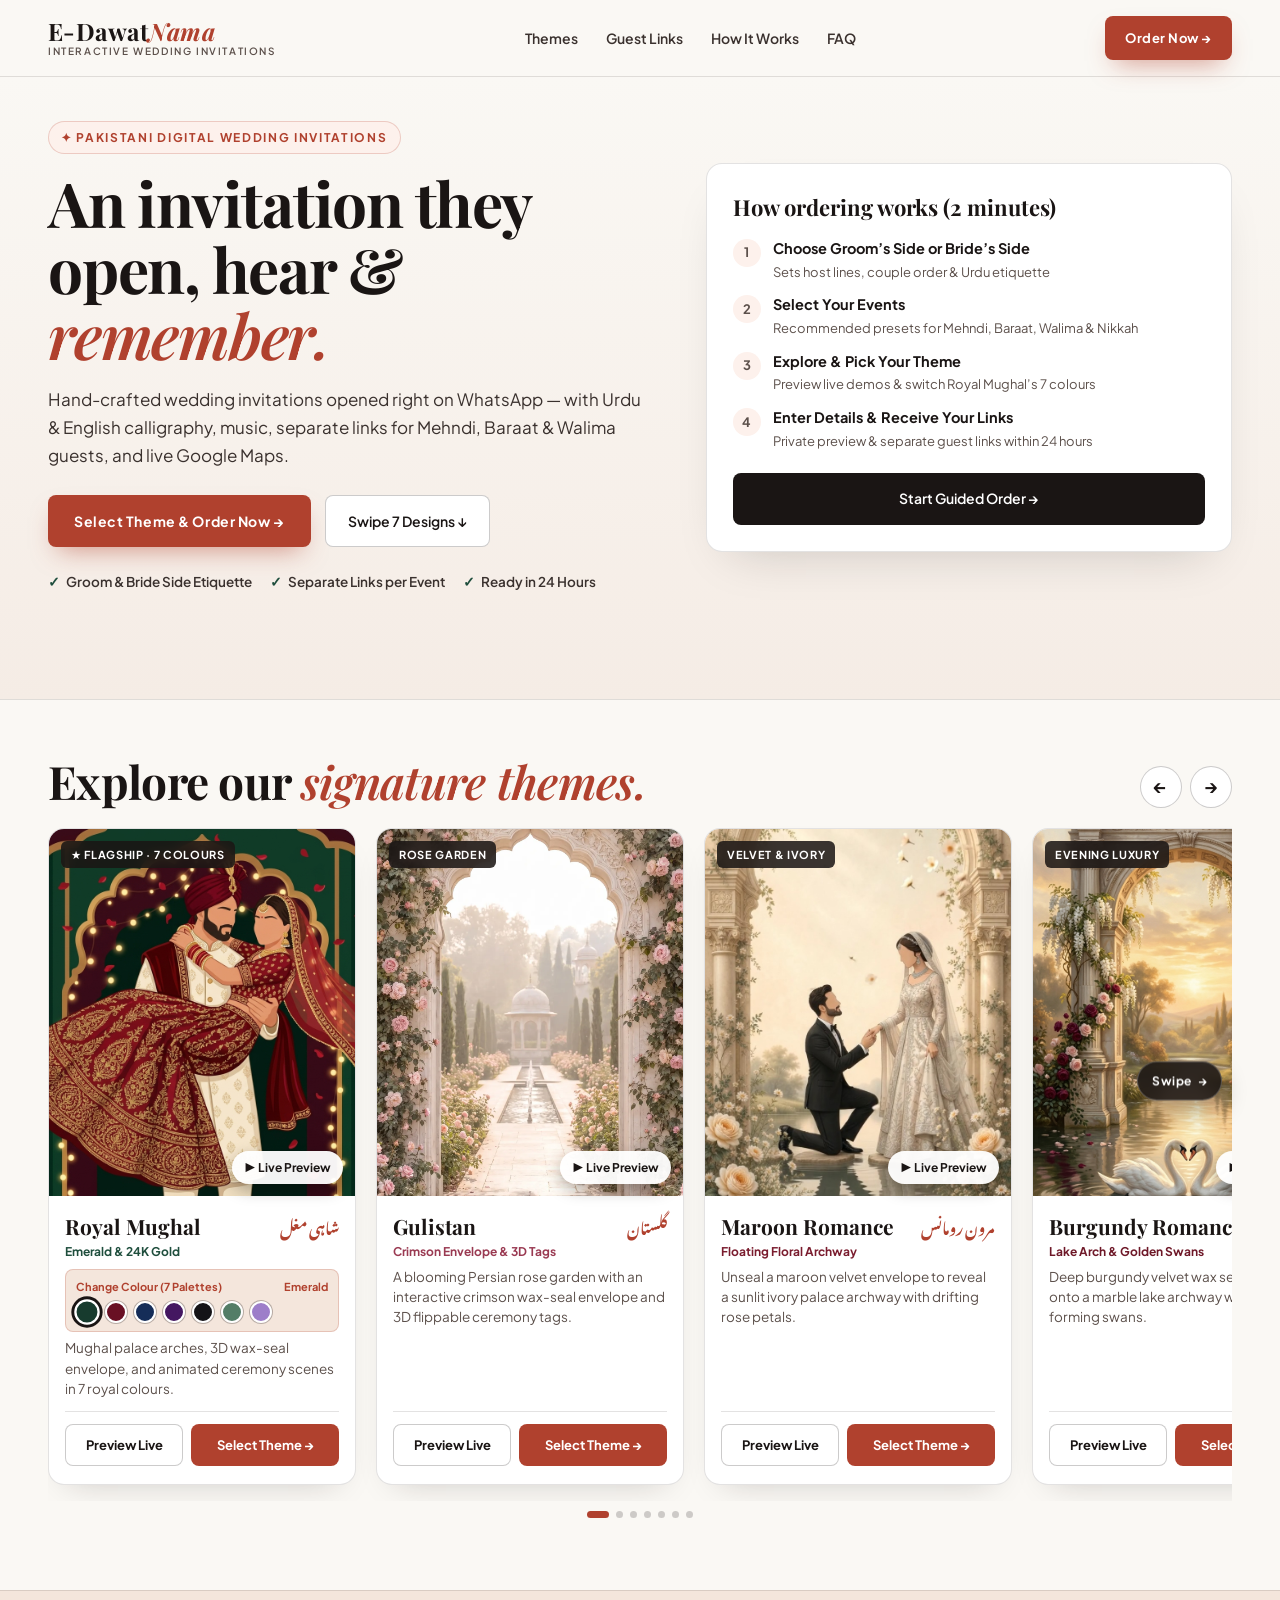
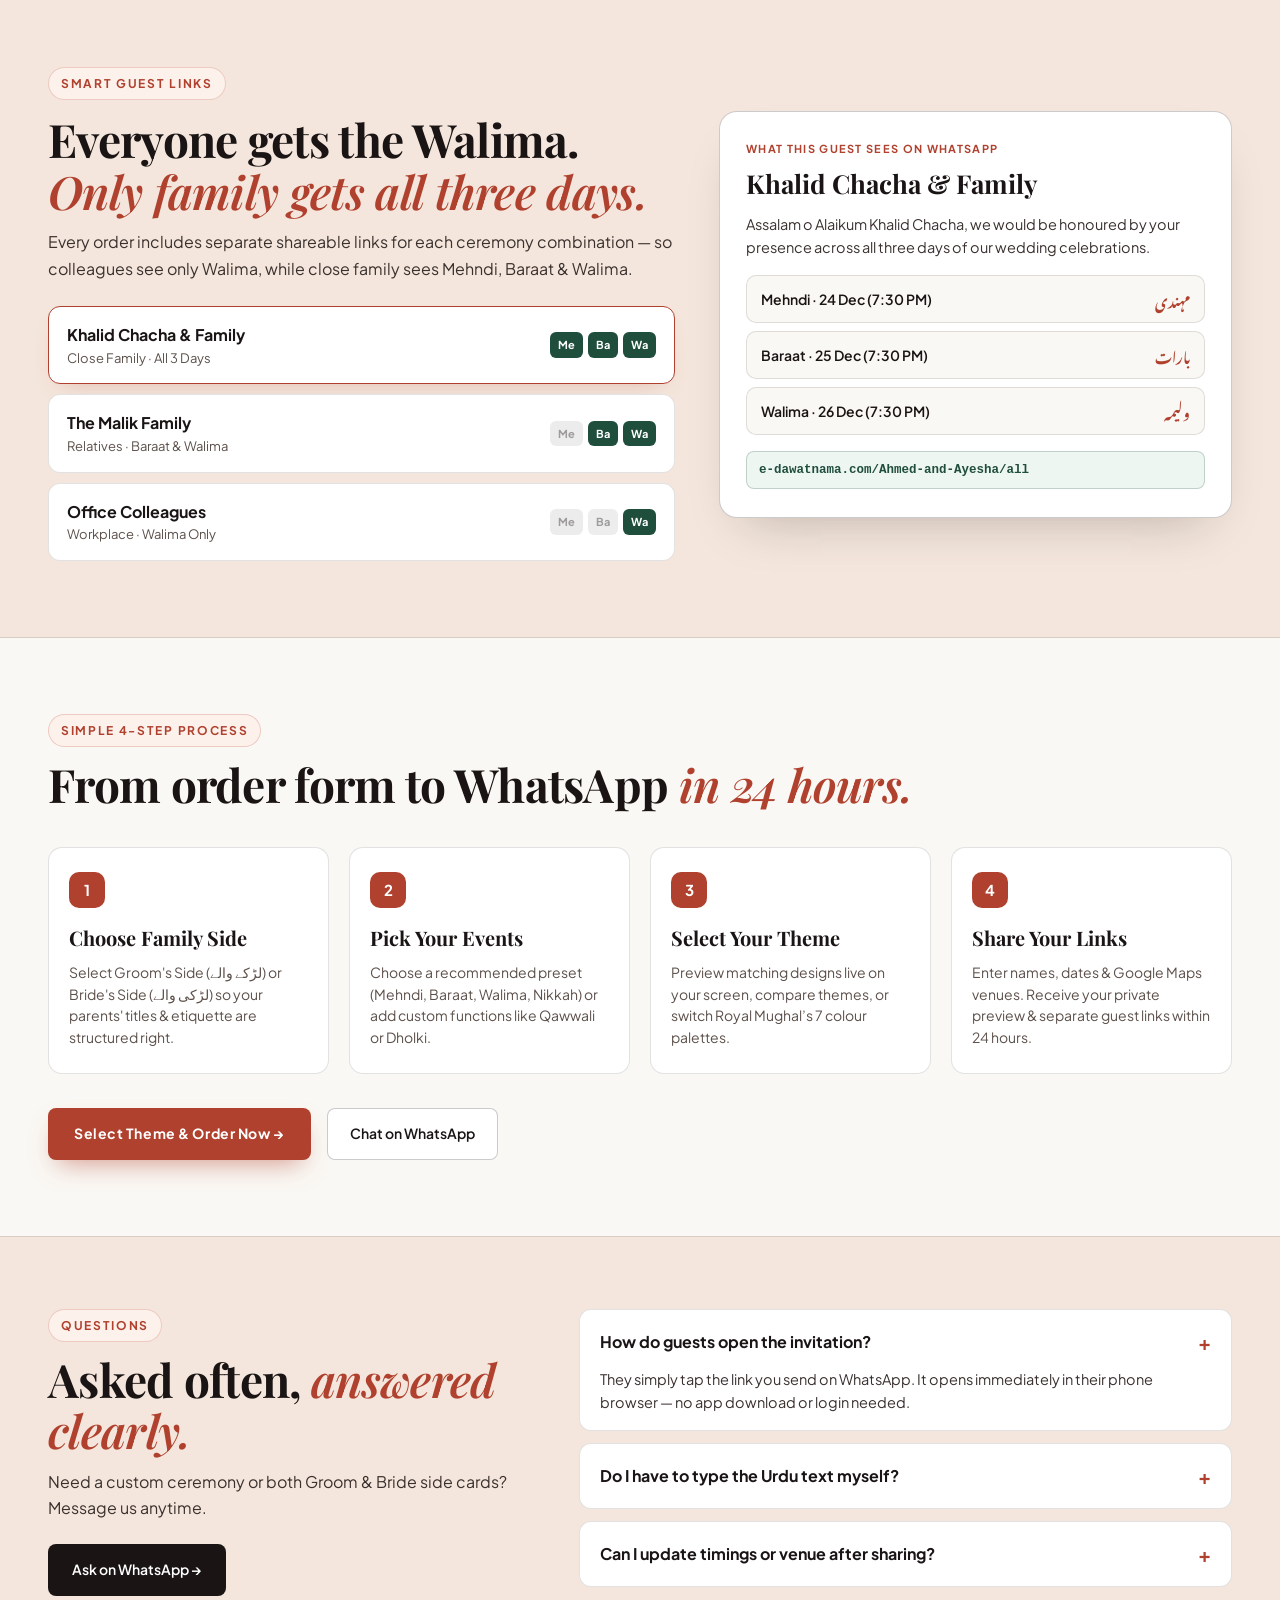
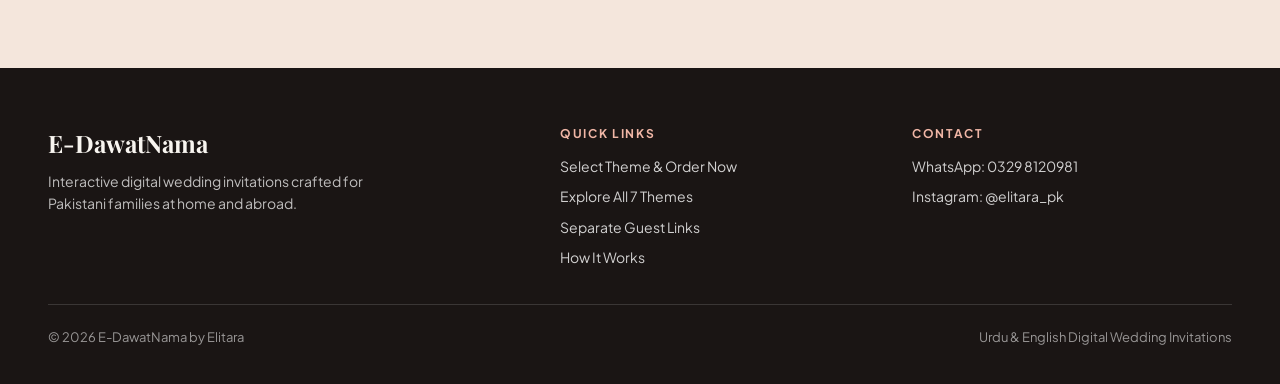
<file: about.html>
<!DOCTYPE html>
<html lang="en">
<head>
  <meta charset="UTF-8" />
  <meta name="viewport" content="width=device-width, initial-scale=1.0" />
  <title>E-DawatNama — Interactive Digital Wedding Invitations</title>
  <meta name="description" content="Interactive digital wedding invitations for Pakistani families — with Urdu & English calligraphy, ambient music, separate guest links for Mehndi, Baraat & Walima, and live Google Maps." />
  <meta property="og:type" content="website" />
  <meta property="og:site_name" content="E-DawatNama" />
  <meta property="og:title" content="E-DawatNama — Interactive Digital Wedding Invitations" />
  <meta property="og:description" content="Made for Moments That Matter. Swipe & preview 7 signature digital wedding invitation themes with separate guest links for Mehndi, Baraat & Walima." />
  <meta property="og:image" content="https://e-dawatnama.com/assets/baraat-scene.jpg" />
  <meta name="twitter:card" content="summary_large_image" />
  <meta name="theme-color" content="#faf8f4" />
  <script>
    (function() {
      var s = window.location.search || "";
      if (/[?&](invite|d|theme|template|groom|bride|card|event)=/i.test(s)) {
        window.location.replace("/mughal-card" + s + (window.location.hash || ""));
      }
    })();
  </script>

  <link rel="preconnect" href="https://fonts.googleapis.com">
  <link rel="preconnect" href="https://fonts.gstatic.com" crossorigin>
  <link href="https://fonts.googleapis.com/css2?family=Noto+Nastaliq+Urdu:wght@400;700&family=Playfair+Display:ital,wght@0,500;0,600;0,700;1,500;1,600&family=Plus+Jakarta+Sans:wght@400;500;600;700&display=swap" rel="stylesheet">

  <style>
    :root {
      --serif: 'Playfair Display', Georgia, serif;
      --sans: 'Plus Jakarta Sans', -apple-system, BlinkMacSystemFont, sans-serif;
      --urdu: 'Noto Nastaliq Urdu', serif;
      --paper: #faf8f4;
      --surface: #ffffff;
      --blush: #f4e6dc;
      --blush-deep: #ebd4c5;
      --ink: #1a1514;
      --ink-2: #3a312e;
      --muted: #5c504b;
      --accent: #b0412e;
      --accent-hover: #8f3121;
      --accent-soft: #fdf1ec;
      --emerald: #1f4e3d;
      --line: rgba(26, 21, 20, 0.12);
      --line-strong: rgba(26, 21, 20, 0.22);
      --radius: 12px;
      --ease: cubic-bezier(0.22, 0.7, 0.2, 1);
    }

    *, *::before, *::after { box-sizing: border-box; margin: 0; padding: 0; }
    html { scroll-behavior: smooth; background: var(--paper); color: var(--ink); overflow-x: hidden; max-width: 100%; width: 100%; }
    body {
      font-family: var(--sans);
      font-size: 16px;
      line-height: 1.6;
      color: var(--ink);
      background: var(--paper);
      overflow-x: hidden;
      max-width: 100%;
      width: 100%;
      -webkit-font-smoothing: antialiased;
    }
    main, section, header, footer { max-width: 100%; overflow-x: clip; }
    a { color: inherit; text-decoration: none; }
    button { font: inherit; color: inherit; background: none; border: 0; cursor: pointer; }
    img { max-width: 100%; display: block; }
    .ur { font-family: var(--urdu); font-weight: 700; line-height: 1.85; }

    .container {
      max-width: 1240px;
      width: 100%;
      margin: 0 auto;
      padding: 0 28px;
      min-width: 0;
    }
    .hero-top-grid > *, .guest-grid > *, .faq-grid > *, .how-grid > *, .foot-grid > *, .carousel-header > *, .carousel-controls-bar {
      min-width: 0;
      max-width: 100%;
    }

    /* Typography */
    .eyebrow {
      display: inline-flex;
      align-items: center;
      gap: 8px;
      font-size: 12px;
      font-weight: 700;
      letter-spacing: 0.14em;
      text-transform: uppercase;
      color: var(--accent);
      background: var(--accent-soft);
      border: 1px solid rgba(176, 65, 46, 0.22);
      padding: 6px 12px;
      border-radius: 999px;
    }
    .sec-h2 {
      font-family: var(--serif);
      font-weight: 700;
      font-size: clamp(30px, 4vw, 46px);
      line-height: 1.12;
      letter-spacing: -0.015em;
      color: var(--ink);
    }
    .sec-h2 i {
      font-style: italic;
      font-weight: 600;
      color: var(--accent);
    }
    .sec-lede {
      font-size: 16px;
      line-height: 1.65;
      color: var(--ink-2);
      max-width: 58ch;
    }

    /* High-Contrast Prominent Buttons */
    .btn-primary {
      display: inline-flex;
      align-items: center;
      justify-content: center;
      gap: 10px;
      height: 52px;
      padding: 0 26px;
      background: var(--accent);
      color: #ffffff;
      font-size: 14px;
      font-weight: 700;
      letter-spacing: 0.04em;
      border-radius: 8px;
      box-shadow: 0 12px 26px -10px rgba(176, 65, 46, 0.55);
      transition: background 0.2s ease, transform 0.2s ease, box-shadow 0.2s ease;
      white-space: nowrap;
    }
    .btn-primary:hover {
      background: var(--accent-hover);
      transform: translateY(-1px);
      box-shadow: 0 16px 32px -10px rgba(176, 65, 46, 0.65);
    }
    .btn-dark {
      display: inline-flex;
      align-items: center;
      justify-content: center;
      gap: 10px;
      height: 52px;
      padding: 0 24px;
      background: var(--ink);
      color: #ffffff;
      font-size: 14px;
      font-weight: 600;
      border-radius: 8px;
      transition: background 0.2s ease, transform 0.2s ease;
      white-space: nowrap;
    }
    .btn-dark:hover { background: #332a28; transform: translateY(-1px); }
    .btn-outline {
      display: inline-flex;
      align-items: center;
      justify-content: center;
      gap: 8px;
      height: 52px;
      padding: 0 22px;
      background: #ffffff;
      color: var(--ink);
      border: 1.5px solid var(--line-strong);
      font-size: 14px;
      font-weight: 600;
      border-radius: 8px;
      transition: border-color 0.2s ease, background 0.2s ease;
      white-space: nowrap;
    }
    .btn-outline:hover { border-color: var(--ink); background: var(--paper); }

    /* ============================================================
       STICKY NAVIGATION HEADER
       ============================================================ */
    .site-header {
      position: sticky;
      top: 0;
      z-index: 100;
      background: rgba(250, 248, 244, 0.94);
      backdrop-filter: blur(12px);
      border-bottom: 1px solid var(--line);
    }
    .header-inner {
      max-width: 1240px;
      margin: 0 auto;
      padding: 0 28px;
      height: 76px;
      display: flex;
      align-items: center;
      justify-content: space-between;
      gap: 20px;
    }
    .brand-link {
      display: flex;
      flex-direction: column;
      line-height: 1.05;
    }
    .brand-name {
      font-family: var(--serif);
      font-size: 24px;
      font-weight: 700;
      color: var(--ink);
      letter-spacing: 0.02em;
    }
    .brand-name span { color: var(--accent); font-style: italic; }
    .brand-tag {
      font-size: 10px;
      font-weight: 600;
      letter-spacing: 0.16em;
      text-transform: uppercase;
      color: var(--muted);
      margin-top: 2px;
    }
    .nav-links {
      display: flex;
      align-items: center;
      gap: 28px;
      font-size: 14px;
      font-weight: 600;
      color: var(--ink-2);
    }
    .nav-links a:hover { color: var(--accent); }
    .header-cta {
      height: 44px;
      padding: 0 20px;
      font-size: 13px;
    }

    /* ============================================================
       HERO SECTION (High Contrast + Horizontal Scrollable Cards)
       ============================================================ */
    .hero-sec {
      padding: 44px 0 64px;
      background: linear-gradient(180deg, var(--paper) 0%, #f5ece5 100%);
      border-bottom: 1px solid var(--line);
    }
    .hero-top-grid {
      display: grid;
      grid-template-columns: 1.08fr 0.92fr;
      gap: 40px;
      align-items: center;
      margin-bottom: 42px;
    }
    .hero-h1 {
      font-family: var(--serif);
      font-weight: 700;
      font-size: clamp(38px, 5vw, 62px);
      line-height: 1.06;
      letter-spacing: -0.02em;
      color: var(--ink);
      margin: 16px 0 18px;
    }
    .hero-h1 i {
      font-style: italic;
      font-weight: 600;
      color: var(--accent);
    }
    .hero-lede {
      font-size: 17px;
      line-height: 1.65;
      color: var(--ink-2);
      max-width: 50ch;
      margin-bottom: 26px;
    }
    .hero-cta-row {
      display: flex;
      align-items: center;
      gap: 14px;
      flex-wrap: wrap;
      margin-bottom: 24px;
    }
    .hero-trust-row {
      display: flex;
      flex-wrap: wrap;
      gap: 10px 18px;
      font-size: 13.5px;
      font-weight: 600;
      color: var(--ink-2);
    }
    .hero-trust-row span {
      display: inline-flex;
      align-items: center;
      gap: 6px;
    }
    .trust-check {
      color: var(--emerald);
      font-weight: 700;
    }

    /* Quick Business Value Box on Desktop Hero Right */
    .hero-value-card {
      background: #ffffff;
      border: 1.5px solid var(--line);
      border-radius: 16px;
      padding: 26px;
      box-shadow: 0 22px 48px -26px rgba(26, 21, 20, 0.22);
    }
    .hvc-title {
      font-family: var(--serif);
      font-size: 22px;
      font-weight: 700;
      color: var(--ink);
      margin-bottom: 14px;
    }
    .hvc-steps {
      display: flex;
      flex-direction: column;
      gap: 12px;
      margin-bottom: 20px;
    }
    .hvc-step {
      display: flex;
      align-items: flex-start;
      gap: 12px;
    }
    .hvc-num {
      width: 28px;
      height: 28px;
      border-radius: 50%;
      background: var(--accent-soft);
      color: var(--accent);
      font-size: 13px;
      font-weight: 700;
      display: inline-flex;
      align-items: center;
      justify-content: center;
      flex-shrink: 0;
    }
    .hvc-step strong {
      display: block;
      font-size: 14.5px;
      color: var(--ink);
      line-height: 1.3;
    }
    .hvc-step span {
      font-size: 13px;
      color: var(--muted);
    }

    /* ============================================================
       HORIZONTALLY SCROLLABLE INVITATION CARDS CAROUSEL (Hero + Collection)
       ============================================================ */
    .carousel-section {
      padding: 56px 0 72px;
      background: var(--paper);
    }
    .carousel-header {
      display: flex;
      justify-content: space-between;
      align-items: flex-end;
      gap: 20px;
      flex-wrap: wrap;
      margin-bottom: 22px;
    }
    .carousel-controls-bar {
      display: flex;
      align-items: center;
      gap: 12px;
      flex-wrap: wrap;
    }
    .filter-pills {
      display: flex;
      gap: 8px;
      overflow-x: auto;
      padding-bottom: 4px;
      scrollbar-width: none;
    }
    .filter-pills::-webkit-scrollbar { display: none; }
    .f-pill {
      padding: 8px 16px;
      border-radius: 999px;
      font-size: 13px;
      font-weight: 600;
      background: #ffffff;
      border: 1.5px solid var(--line-strong);
      color: var(--ink-2);
      white-space: nowrap;
      transition: all 0.2s ease;
    }
    .f-pill:hover { border-color: var(--ink); color: var(--ink); }
    .f-pill.active {
      background: var(--ink);
      border-color: var(--ink);
      color: #ffffff;
    }

    .carousel-nav-arrows {
      display: flex;
      align-items: center;
      gap: 8px;
    }
    .c-arrow-btn {
      width: 42px;
      height: 42px;
      border-radius: 50%;
      background: #ffffff;
      border: 1.5px solid var(--line-strong);
      color: var(--ink);
      font-size: 18px;
      font-weight: 700;
      display: inline-flex;
      align-items: center;
      justify-content: center;
      transition: all 0.2s ease;
    }
    .c-arrow-btn:hover {
      background: var(--ink);
      color: #ffffff;
      border-color: var(--ink);
    }
    .swipe-hint-pill {
      display: inline-flex;
      align-items: center;
      gap: 6px;
      font-size: 12px;
      font-weight: 600;
      color: var(--accent);
      background: var(--accent-soft);
      padding: 5px 12px;
      border-radius: 999px;
    }

    /* THE HORIZONTAL SCROLL TRACK + ON-SCROLLER SWIPE GUIDE */
    .scroller-wrap {
      position: relative;
      max-width: 100%;
    }
    .swipe-guide-overlay {
      position: absolute;
      right: 10px;
      top: 38%;
      transform: translateY(-50%);
      z-index: 12;
      pointer-events: none;
      display: inline-flex;
      align-items: center;
      gap: 6px;
      padding: 9px 14px;
      border-radius: 999px;
      background: rgba(26, 21, 20, 0.88);
      color: #ffffff;
      font-size: 12px;
      font-weight: 700;
      letter-spacing: 0.04em;
      box-shadow: 0 10px 26px rgba(0, 0, 0, 0.32);
      border: 1px solid rgba(255, 255, 255, 0.22);
      backdrop-filter: blur(6px);
      animation: swipeNudge 1.6s ease-in-out infinite;
      transition: opacity 0.35s ease, transform 0.35s ease;
    }
    .swipe-guide-overlay.hidden {
      opacity: 0;
      animation: none;
      transform: translateY(-50%) translateX(12px);
    }
    @keyframes swipeNudge {
      0%, 100% { transform: translateY(-50%) translateX(0); }
      50% { transform: translateY(-50%) translateX(-7px); }
    }
    .scroller-dots-row {
      display: flex;
      align-items: center;
      justify-content: center;
      gap: 7px;
      margin-top: 10px;
    }
    .scroller-dot {
      width: 7px;
      height: 7px;
      border-radius: 999px;
      background: rgba(26, 21, 20, 0.2);
      transition: width 0.25s ease, background 0.25s ease;
    }
    .scroller-dot.active {
      width: 22px;
      background: var(--accent);
    }
    .cards-scroll-track {
      display: flex;
      gap: 20px;
      overflow-x: auto;
      scroll-snap-type: x mandatory;
      scroll-behavior: smooth;
      padding: 4px 4px 16px;
      -webkit-overflow-scrolling: touch;
      scrollbar-width: thin;
      scrollbar-color: rgba(176, 65, 46, 0.4) transparent;
    }
    .cards-scroll-track::-webkit-scrollbar { height: 7px; }
    .cards-scroll-track::-webkit-scrollbar-track { background: rgba(26, 21, 20, 0.06); border-radius: 999px; }
    .cards-scroll-track::-webkit-scrollbar-thumb { background: rgba(176, 65, 46, 0.45); border-radius: 999px; }

    .invite-card {
      flex: 0 0 308px;
      scroll-snap-align: start;
      background: #ffffff;
      border: 1.5px solid var(--line);
      border-radius: 16px;
      overflow: hidden;
      display: flex;
      flex-direction: column;
      justify-content: space-between;
      box-shadow: 0 14px 32px -20px rgba(26, 21, 20, 0.25);
      transition: transform 0.25s var(--ease), border-color 0.25s ease, box-shadow 0.25s ease;
    }
    .invite-card:hover {
      transform: translateY(-4px);
      border-color: var(--accent);
      box-shadow: 0 22px 44px -20px rgba(176, 65, 46, 0.3);
    }
    .ic-visual {
      aspect-ratio: 4 / 4.8;
      width: 100%;
      position: relative;
      background-color: #16241d;
      background-size: cover;
      background-position: center;
      cursor: pointer;
    }
    .ic-visual-badge {
      position: absolute;
      top: 12px;
      left: 12px;
      background: rgba(26, 21, 20, 0.86);
      color: #ffffff;
      font-size: 11px;
      font-weight: 700;
      letter-spacing: 0.06em;
      text-transform: uppercase;
      padding: 5px 10px;
      border-radius: 6px;
      backdrop-filter: blur(6px);
    }
    .ic-preview-pill {
      position: absolute;
      bottom: 12px;
      right: 12px;
      background: rgba(255, 255, 255, 0.95);
      color: var(--ink);
      font-size: 12px;
      font-weight: 700;
      padding: 7px 12px;
      border-radius: 999px;
      box-shadow: 0 6px 16px rgba(0, 0, 0, 0.28);
    }
    .ic-body {
      padding: 16px 16px 18px;
      display: flex;
      flex-direction: column;
      flex: 1;
      justify-content: space-between;
      gap: 12px;
    }
    .ic-title-row {
      display: flex;
      justify-content: space-between;
      align-items: baseline;
      gap: 8px;
    }
    .ic-title {
      font-family: var(--serif);
      font-size: 21px;
      font-weight: 700;
      color: var(--ink);
      line-height: 1.2;
    }
    .ic-urdu {
      font-size: 15px;
      color: var(--accent);
      flex-shrink: 0;
    }
    .ic-mood {
      font-size: 12px;
      font-weight: 700;
      color: var(--emerald);
      margin-top: 2px;
    }
    .ic-desc {
      font-size: 13.5px;
      line-height: 1.5;
      color: var(--muted);
      margin-top: 6px;
    }

    /* Exclusive 7-Colour Swatch Strip on Royal Mughal Card */
    .mughal-swatch-strip {
      background: var(--blush);
      border: 1px solid rgba(176, 65, 46, 0.22);
      border-radius: 8px;
      padding: 8px 10px;
      margin-top: 8px;
    }
    .mughal-swatch-top {
      display: flex;
      justify-content: space-between;
      align-items: center;
      font-size: 11px;
      font-weight: 700;
      color: var(--accent);
      margin-bottom: 6px;
    }
    .mughal-dots-row {
      display: flex;
      align-items: center;
      gap: 7px;
      flex-wrap: wrap;
    }
    .m-dot-btn {
      width: 22px;
      height: 22px;
      border-radius: 50%;
      border: 2px solid #ffffff;
      box-shadow: 0 0 0 1px rgba(26, 21, 20, 0.28);
      transition: transform 0.18s ease, box-shadow 0.18s ease;
    }
    .m-dot-btn:hover { transform: scale(1.12); }
    .m-dot-btn.active {
      transform: scale(1.16);
      box-shadow: 0 0 0 2.5px var(--ink);
    }

    .ic-actions {
      display: grid;
      grid-template-columns: 1fr 1.25fr;
      gap: 8px;
      padding-top: 12px;
      border-top: 1px solid var(--line);
    }
    .ic-btn-preview {
      height: 42px;
      border-radius: 8px;
      border: 1.5px solid var(--line-strong);
      background: #ffffff;
      color: var(--ink);
      font-size: 13px;
      font-weight: 700;
      display: inline-flex;
      align-items: center;
      justify-content: center;
      transition: all 0.2s ease;
    }
    .ic-btn-preview:hover { border-color: var(--ink); background: var(--paper); }
    .ic-btn-select {
      height: 42px;
      border-radius: 8px;
      background: var(--accent);
      color: #ffffff;
      font-size: 13px;
      font-weight: 700;
      display: inline-flex;
      align-items: center;
      justify-content: center;
      gap: 5px;
      transition: background 0.2s ease;
    }
    .ic-btn-select:hover { background: var(--ink); }

    /* ============================================================
       GUEST SEGMENTATION SECTION (Blush Band)
       ============================================================ */
    .blush-band {
      background: var(--blush);
      border-top: 1px solid var(--line);
      border-bottom: 1px solid var(--line);
      padding: 76px 0;
    }
    .guest-grid {
      display: grid;
      grid-template-columns: 1.1fr 0.9fr;
      gap: 44px;
      align-items: center;
    }
    .guest-tabs {
      display: flex;
      flex-direction: column;
      gap: 10px;
      margin-top: 24px;
    }
    .guest-tab {
      display: flex;
      align-items: center;
      justify-content: space-between;
      gap: 12px;
      padding: 15px 18px;
      background: #ffffff;
      border: 1.5px solid var(--line);
      border-radius: 12px;
      text-align: left;
      transition: all 0.2s ease;
    }
    .guest-tab.on {
      border-color: var(--accent);
      background: #ffffff;
      box-shadow: 0 10px 24px -14px rgba(176, 65, 46, 0.35);
    }
    .gt-name {
      display: block;
      font-size: 16px;
      font-weight: 700;
      color: var(--ink);
    }
    .gt-sub {
      display: block;
      font-size: 13px;
      color: var(--muted);
    }
    .gt-badges {
      display: flex;
      gap: 5px;
    }
    .gt-b {
      padding: 4px 8px;
      border-radius: 6px;
      font-size: 11px;
      font-weight: 700;
      background: rgba(26, 21, 20, 0.08);
      color: rgba(26, 21, 20, 0.38);
    }
    .gt-b.yes {
      background: var(--emerald);
      color: #ffffff;
    }

    .guest-preview-card {
      background: #ffffff;
      border: 1.5px solid var(--line-strong);
      border-radius: 18px;
      padding: 28px 26px;
      box-shadow: 0 24px 50px -26px rgba(26, 21, 20, 0.28);
    }
    .gpc-wa-label {
      font-size: 11px;
      font-weight: 700;
      letter-spacing: 0.12em;
      text-transform: uppercase;
      color: var(--accent);
      margin-bottom: 6px;
    }
    .gpc-dear {
      font-family: var(--serif);
      font-size: 26px;
      font-weight: 700;
      color: var(--ink);
      margin-bottom: 8px;
    }
    .gpc-msg {
      font-size: 14.5px;
      color: var(--ink-2);
      line-height: 1.6;
      margin-bottom: 16px;
    }
    .gpc-events {
      display: flex;
      flex-direction: column;
      gap: 8px;
      margin-bottom: 16px;
    }
    .gpc-ev {
      display: flex;
      justify-content: space-between;
      align-items: center;
      padding: 10px 14px;
      border-radius: 10px;
      background: var(--paper);
      border: 1px solid var(--line);
      font-weight: 600;
      font-size: 14px;
      color: var(--ink);
    }
    .gpc-ev.off {
      opacity: 0.3;
      text-decoration: line-through;
    }
    .gpc-url {
      font-family: monospace;
      font-size: 12.5px;
      font-weight: 600;
      color: var(--emerald);
      background: #eef6f2;
      border: 1px solid rgba(31, 78, 61, 0.22);
      padding: 8px 12px;
      border-radius: 8px;
      word-break: break-all;
    }

    /* ============================================================
       HOW IT WORKS (4 CLEAR BUSINESS STEPS)
       ============================================================ */
    .how-sec {
      padding: 76px 0;
      background: var(--paper);
    }
    .how-grid {
      display: grid;
      grid-template-columns: repeat(4, 1fr);
      gap: 20px;
      margin-top: 36px;
    }
    .how-card {
      background: #ffffff;
      border: 1.5px solid var(--line);
      border-radius: 14px;
      padding: 24px 20px;
    }
    .how-num {
      display: inline-flex;
      align-items: center;
      justify-content: center;
      width: 36px;
      height: 36px;
      border-radius: 10px;
      background: var(--accent);
      color: #ffffff;
      font-weight: 700;
      font-size: 15px;
      margin-bottom: 14px;
    }
    .how-card h3 {
      font-family: var(--serif);
      font-size: 20px;
      font-weight: 700;
      color: var(--ink);
      margin-bottom: 8px;
    }
    .how-card p {
      font-size: 14px;
      color: var(--muted);
      line-height: 1.55;
    }

    /* ============================================================
       FAQ & CLOSING CTA
       ============================================================ */
    .faq-sec {
      padding: 72px 0;
      background: var(--blush);
      border-top: 1px solid var(--line);
    }
    .faq-grid {
      display: grid;
      grid-template-columns: 0.85fr 1.15fr;
      gap: 48px;
      align-items: start;
    }
    .faq-list {
      display: flex;
      flex-direction: column;
      gap: 12px;
    }
    details.faq-box {
      background: #ffffff;
      border: 1.5px solid var(--line);
      border-radius: 12px;
      padding: 16px 20px;
    }
    details.faq-box summary {
      list-style: none;
      cursor: pointer;
      display: flex;
      justify-content: space-between;
      align-items: center;
      gap: 14px;
      font-size: 16px;
      font-weight: 700;
      color: var(--ink);
    }
    details.faq-box summary::-webkit-details-marker { display: none; }
    details.faq-box summary .plus {
      font-size: 20px;
      font-weight: 700;
      color: var(--accent);
    }
    details.faq-box p {
      margin-top: 10px;
      font-size: 14.5px;
      color: var(--ink-2);
      line-height: 1.6;
    }

    footer {
      background: var(--ink);
      color: #f8f5f0;
      padding: 56px 0 36px;
    }
    .foot-grid {
      display: grid;
      grid-template-columns: 1.5fr 1fr 1fr;
      gap: 32px;
      padding-bottom: 36px;
      border-bottom: 1px solid rgba(255, 255, 255, 0.14);
    }
    .foot-title {
      font-family: var(--serif);
      font-size: 24px;
      font-weight: 700;
      margin-bottom: 8px;
    }
    .foot-col h5 {
      font-size: 12px;
      font-weight: 700;
      letter-spacing: 0.14em;
      text-transform: uppercase;
      color: #f0b6a6;
      margin-bottom: 12px;
    }
    .foot-col ul {
      list-style: none;
      display: flex;
      flex-direction: column;
      gap: 8px;
      font-size: 14px;
    }
    .foot-col a { color: rgba(255, 255, 255, 0.8); }
    .foot-col a:hover { color: #ffffff; }
    .foot-bottom {
      padding-top: 22px;
      display: flex;
      justify-content: space-between;
      font-size: 13px;
      color: rgba(255, 255, 255, 0.55);
      flex-wrap: wrap;
      gap: 10px;
    }

    /* ============================================================
       FULL-SCREEN LIVE PREVIEW STUDIO MODAL
       ============================================================ */
    .demoview-modal {
      position: fixed;
      inset: 0;
      z-index: 9999;
      background: #141111;
      color: #ffffff;
      display: none;
      flex-direction: column;
    }
    .demoview-modal.show { display: flex; }
    .dv-topbar {
      display: flex;
      justify-content: space-between;
      align-items: center;
      padding: 10px 20px;
      background: #1f1b1a;
      border-bottom: 1px solid rgba(255, 255, 255, 0.14);
      gap: 12px;
      flex-wrap: wrap;
    }
    .dv-title-group { display: flex; align-items: center; gap: 12px; }
    .dv-back-round {
      width: 36px;
      height: 36px;
      border-radius: 50%;
      border: 1.5px solid rgba(255, 255, 255, 0.35);
      color: #ffffff;
      font-size: 16px;
      font-weight: 700;
      display: inline-flex;
      align-items: center;
      justify-content: center;
    }
    .dv-name { font-family: var(--serif); font-size: 19px; font-weight: 700; }
    .dv-sub { font-size: 11px; color: #f0b6a6; font-weight: 600; }
    .dv-device-seg {
      display: inline-flex;
      border: 1px solid rgba(255, 255, 255, 0.25);
      border-radius: 6px;
      overflow: hidden;
    }
    .dv-device-btn {
      padding: 6px 14px;
      font-size: 12px;
      font-weight: 600;
      color: rgba(255, 255, 255, 0.72);
    }
    .dv-device-btn.active { background: var(--accent); color: #ffffff; }
    .dv-toolbar {
      background: #181414;
      border-bottom: 1px solid rgba(255, 255, 255, 0.1);
      padding: 6px 20px;
      display: flex;
      flex-direction: column;
      gap: 6px;
    }
    .dv-topbar-actions {
      display: flex;
      align-items: center;
      gap: 10px;
      flex-wrap: wrap;
    }
    .dv-switch-select {
      background: rgba(255, 255, 255, 0.06);
      border: 1px solid rgba(255, 255, 255, 0.16);
      color: rgba(255, 255, 255, 0.8);
      font-family: inherit;
      font-size: 11.5px;
      font-weight: 500;
      padding: 5px 10px;
      border-radius: 6px;
      outline: none;
      cursor: pointer;
    }
    .dv-switch-select option {
      background: #1f1b1a;
      color: #ffffff;
    }
    .dv-mughal-bar {
      display: none;
      align-items: center;
      gap: 7px;
      overflow-x: auto;
      padding: 2px 0;
    }
    .dv-mughal-bar.show { display: flex; }
    .dv-color-pill {
      display: inline-flex;
      align-items: center;
      gap: 6px;
      padding: 5px 11px;
      font-size: 12px;
      font-weight: 600;
      background: rgba(255, 255, 255, 0.1);
      border: 1px solid rgba(255, 255, 255, 0.24);
      color: #ffffff;
      white-space: nowrap;
      border-radius: 999px;
    }
    .dv-color-pill.active {
      background: #ffffff;
      color: var(--ink);
      border-color: #ffffff;
    }
    .dv-dot { width: 10px; height: 10px; border-radius: 50%; display: inline-block; }
    .dv-stage {
      flex: 1;
      display: flex;
      align-items: center;
      justify-content: center;
      padding: 12px;
      overflow: hidden;
    }
    .dv-frame {
      width: 390px;
      max-width: 100%;
      height: 100%;
      max-height: 770px;
      border-radius: 36px;
      padding: 8px;
      background: #0a0808;
      box-shadow: 0 28px 75px rgba(0, 0, 0, 0.7), 0 0 0 1px rgba(255, 255, 255, 0.16);
      display: flex;
      transition: width 0.3s ease;
    }
    .dv-frame.ipad-mode { width: 820px; border-radius: 22px; }
    .dv-iframe { width: 100%; height: 100%; border: 0; border-radius: 28px; background: #0d241c; }
    .dv-frame.ipad-mode .dv-iframe { border-radius: 14px; }
    .dv-bottombar {
      display: flex;
      justify-content: space-between;
      align-items: center;
      padding: 10px 20px;
      background: #1f1b1a;
      border-top: 1px solid rgba(255, 255, 255, 0.14);
      gap: 10px;
    }

    @media (max-width: 980px) {
      .hero-top-grid, .guest-grid, .faq-grid { grid-template-columns: 1fr; }
      .how-grid { grid-template-columns: 1fr 1fr; }
      .hero-value-card { display: none; }
    }
    @media (max-width: 640px) {
      .container, .header-inner { padding: 0 18px; }
      .nav-links { display: none; }
      .brand-name { font-size: 20px; white-space: nowrap; }
      .brand-tag { font-size: 9px; letter-spacing: 0.1em; white-space: nowrap; }
      .header-cta { width: auto !important; height: 40px; padding: 0 16px; font-size: 12.5px; flex-shrink: 0; }
      .hero-sec { padding: 26px 0 36px; }
      .hero-top-grid { margin-bottom: 10px; }
      .hero-cta-row { flex-direction: column; align-items: stretch; }
      .hero-cta-row .btn-primary, .hero-cta-row .btn-outline { width: 100%; }
      .carousel-section { padding: 34px 0 56px; }
      .invite-card { flex: 0 0 82vw; max-width: 315px; }
      .carousel-nav-arrows { display: none; }
      .how-grid, .foot-grid { grid-template-columns: 1fr; }
      .dv-device-seg { display: none; }
      .dv-frame { width: 100%; border-radius: 0; padding: 0; max-height: none; }
      .dv-iframe { border-radius: 0; }
    }
  </style>
</head>
<body>

  <!-- STICKY HIGH-CONTRAST HEADER -->
  <header class="site-header">
    <div class="header-inner">
      <a href="/" class="brand-link">
        <span class="brand-name">E-Dawat<span>Nama</span></span>
        <span class="brand-tag">Interactive Wedding Invitations</span>
      </a>
      <nav class="nav-links" aria-label="Main">
        <a href="#collection">Themes</a>
        <a href="#links">Guest Links</a>
        <a href="#how">How It Works</a>
        <a href="#faq">FAQ</a>
      </nav>
      <a href="/order" class="btn-primary header-cta">Order Now →</a>
    </div>
  </header>

  <main>
    <!-- 1. HIGH-CONTRAST HERO -->
    <section class="hero-sec">
      <div class="container">
        <div class="hero-top-grid">
          <div>
            <div class="eyebrow">✦ Pakistani Digital Wedding Invitations</div>
            <h1 class="hero-h1">An invitation they open, hear &amp; <i>remember.</i></h1>
            <p class="hero-lede">
              Hand-crafted wedding invitations opened right on WhatsApp — with Urdu &amp; English calligraphy, music, separate links for Mehndi, Baraat &amp; Walima guests, and live Google Maps.
            </p>
            <div class="hero-cta-row">
              <a href="/order" class="btn-primary">Select Theme &amp; Order Now →</a>
              <a href="#collection" class="btn-outline">Swipe 7 Designs ↓</a>
            </div>
            <div class="hero-trust-row">
              <span><span class="trust-check">✓</span> Groom &amp; Bride Side Etiquette</span>
              <span><span class="trust-check">✓</span> Separate Links per Event</span>
              <span><span class="trust-check">✓</span> Ready in 24 Hours</span>
            </div>
          </div>

          <div class="hero-value-card">
            <div class="hvc-title">How ordering works (2 minutes)</div>
            <div class="hvc-steps">
              <div class="hvc-step">
                <span class="hvc-num">1</span>
                <div>
                  <strong>Choose Groom’s Side or Bride’s Side</strong>
                  <span>Sets host lines, couple order &amp; Urdu etiquette</span>
                </div>
              </div>
              <div class="hvc-step">
                <span class="hvc-num">2</span>
                <div>
                  <strong>Select Your Events</strong>
                  <span>Recommended presets for Mehndi, Baraat, Walima &amp; Nikkah</span>
                </div>
              </div>
              <div class="hvc-step">
                <span class="hvc-num">3</span>
                <div>
                  <strong>Explore &amp; Pick Your Theme</strong>
                  <span>Preview live demos &amp; switch Royal Mughal’s 7 colours</span>
                </div>
              </div>
              <div class="hvc-step">
                <span class="hvc-num">4</span>
                <div>
                  <strong>Enter Details &amp; Receive Your Links</strong>
                  <span>Private preview &amp; separate guest links within 24 hours</span>
                </div>
              </div>
            </div>
            <a href="/order" class="btn-dark" style="width:100%;">Start Guided Order →</a>
          </div>
        </div>
      </div>
    </section>

    <!-- 2. HORIZONTALLY SCROLLABLE INVITATION CARDS CAROUSEL -->
    <section class="carousel-section" id="collection">
      <div class="container">
        <div class="carousel-header" style="margin-bottom:16px;">
          <h2 class="sec-h2">Explore our <i>signature themes.</i></h2>
          <div class="carousel-nav-arrows">
            <button type="button" class="c-arrow-btn" id="carouselPrevBtn" aria-label="Scroll left">←</button>
            <button type="button" class="c-arrow-btn" id="carouselNextBtn" aria-label="Scroll right">→</button>
          </div>
        </div>

        <div class="scroller-wrap">
          <div class="swipe-guide-overlay" id="themesSwipeGuide" aria-hidden="true">
            <span>Swipe</span>
            <span>→</span>
          </div>
          <div class="cards-scroll-track" id="collectionGrid">

          <!-- 1. UNIFIED ROYAL MUGHAL DARBAR (7 COLOURS IN ONE CARD) -->
          <article class="invite-card" data-cat="royal" id="mainMughalCard">
            <div class="ic-visual" id="mainMughalArt" style="background-image:url('assets/baraat-scene.jpg');" data-open-demo="emerald">
              <span class="ic-visual-badge">★ Flagship · 7 Colours</span>
              <span class="ic-preview-pill">▶ Live Preview</span>
            </div>
            <div class="ic-body">
              <div>
                <div class="ic-title-row">
                  <h3 class="ic-title">Royal Mughal</h3>
                  <span class="ur ic-urdu" dir="rtl">شاہی مغل</span>
                </div>
                <div class="ic-mood" id="mainMughalArtSub">Emerald &amp; 24K Gold</div>

                <div class="mughal-swatch-strip" id="mainMughalPills">
                  <div class="mughal-swatch-top">
                    <span>Change Colour (7 Palettes)</span>
                    <span id="mughalActiveShort">Emerald</span>
                  </div>
                  <div class="mughal-dots-row">
                    <button type="button" class="m-dot-btn active" data-mughal-col="emerald" style="background:#173b2e;" title="Emerald & Gold"></button>
                    <button type="button" class="m-dot-btn" data-mughal-col="ruby" style="background:#691024;" title="Crimson Ruby"></button>
                    <button type="button" class="m-dot-btn" data-mughal-col="sapphire" style="background:#152d58;" title="Midnight Sapphire"></button>
                    <button type="button" class="m-dot-btn" data-mughal-col="plum" style="background:#441761;" title="Majestic Plum"></button>
                    <button type="button" class="m-dot-btn" data-mughal-col="obsidian" style="background:#141317;" title="Obsidian & 24K Gold"></button>
                    <button type="button" class="m-dot-btn" data-mughal-col="marble" style="background:#537d67;" title="Carrara Marble"></button>
                    <button type="button" class="m-dot-btn" data-mughal-col="lilac" style="background:#9d7ec9;" title="Kashmiri Lilac"></button>
                  </div>
                </div>

                <p class="ic-desc" id="mainMughalDesc">Mughal palace arches, 3D wax-seal envelope, and animated ceremony scenes in 7 royal colours.</p>
              </div>
              <div class="ic-actions">
                <button type="button" class="ic-btn-preview" id="mainMughalPreviewBtn" data-open-demo="emerald">Preview Live</button>
                <a href="/order?theme=emerald" class="ic-btn-select" id="mainMughalOrderLink">Select Theme →</a>
              </div>
            </div>
          </article>

          <!-- 2. GULISTAN -->
          <article class="invite-card" data-cat="floral">
            <div class="ic-visual" style="background-image:url('assets/gulistan/beyond.webp');" data-open-demo="gulistan">
              <span class="ic-visual-badge">Rose Garden</span>
              <span class="ic-preview-pill">▶ Live Preview</span>
            </div>
            <div class="ic-body">
              <div>
                <div class="ic-title-row">
                  <h3 class="ic-title">Gulistan</h3>
                  <span class="ur ic-urdu" dir="rtl">گلستان</span>
                </div>
                <div class="ic-mood" style="color:#9a3a52;">Crimson Envelope &amp; 3D Tags</div>
                <p class="ic-desc">A blooming Persian rose garden with an interactive crimson wax-seal envelope and 3D flippable ceremony tags.</p>
              </div>
              <div class="ic-actions">
                <button type="button" class="ic-btn-preview" data-open-demo="gulistan">Preview Live</button>
                <a href="/order?theme=gulistan" class="ic-btn-select">Select Theme →</a>
              </div>
            </div>
          </article>

          <!-- 3. MAROON ROMANCE -->
          <article class="invite-card" data-cat="velvet">
            <div class="ic-visual" style="background-image:url('assets/maroon-romance-thumb.jpg'); background-position:center 65%;" data-open-demo="maroon">
              <span class="ic-visual-badge">Velvet &amp; Ivory</span>
              <span class="ic-preview-pill">▶ Live Preview</span>
            </div>
            <div class="ic-body">
              <div>
                <div class="ic-title-row">
                  <h3 class="ic-title">Maroon Romance</h3>
                  <span class="ur ic-urdu" dir="rtl">مرون رومانس</span>
                </div>
                <div class="ic-mood" style="color:#7a1c2e;">Floating Floral Archway</div>
                <p class="ic-desc">Unseal a maroon velvet envelope to reveal a sunlit ivory palace archway with drifting rose petals.</p>
              </div>
              <div class="ic-actions">
                <button type="button" class="ic-btn-preview" data-open-demo="maroon">Preview Live</button>
                <a href="/order?theme=maroon" class="ic-btn-select">Select Theme →</a>
              </div>
            </div>
          </article>

          <!-- 4. BURGUNDY ROMANCE -->
          <article class="invite-card" data-cat="velvet">
            <div class="ic-visual" style="background-image:url('assets/burgundy-arch-swans.jpg');" data-open-demo="burgundy">
              <span class="ic-visual-badge">Evening Luxury</span>
              <span class="ic-preview-pill">▶ Live Preview</span>
            </div>
            <div class="ic-body">
              <div>
                <div class="ic-title-row">
                  <h3 class="ic-title">Burgundy Romance</h3>
                  <span class="ur ic-urdu" dir="rtl">شاہی برگنڈی</span>
                </div>
                <div class="ic-mood" style="color:#6e1828;">Lake Arch &amp; Golden Swans</div>
                <p class="ic-desc">Deep burgundy velvet wax seal opening onto a marble lake archway with heart-forming swans.</p>
              </div>
              <div class="ic-actions">
                <button type="button" class="ic-btn-preview" data-open-demo="burgundy">Preview Live</button>
                <a href="/order?theme=burgundy" class="ic-btn-select">Select Theme →</a>
              </div>
            </div>
          </article>

          <!-- 5. ROYAL GRACE -->
          <article class="invite-card" data-cat="nikkah">
            <div class="ic-visual" style="background-image:url('assets/royal-grace-gate-poster.jpg');background-position:center;" data-open-demo="royal-grace">
              <span class="ic-visual-badge">Sage &amp; Pearl</span>
              <span class="ic-preview-pill">▶ Live Preview</span>
            </div>
            <div class="ic-body">
              <div>
                <div class="ic-title-row">
                  <h3 class="ic-title">Royal Grace</h3>
                  <span class="ur ic-urdu" dir="rtl">رائل گریس</span>
                </div>
                <div class="ic-mood" style="color:#2d5a43;">Parting Drapes &amp; Chandeliers</div>
                <p class="ic-desc">Parting pearl drapes and crystal chandeliers over a serene sage garden, ideal for Nikkah &amp; Walima.</p>
              </div>
              <div class="ic-actions">
                <button type="button" class="ic-btn-preview" data-open-demo="royal-grace">Preview Live</button>
                <a href="/order?theme=royal-grace" class="ic-btn-select">Select Theme →</a>
              </div>
            </div>
          </article>

          <!-- 6. NOOR-E-NIKKAH -->
          <article class="invite-card" data-cat="nikkah">
            <div class="ic-visual" style="background-image:url('assets/noor-nikkah-hero.jpg');" data-open-demo="ivory">
              <span class="ic-visual-badge">Ivory Palace</span>
              <span class="ic-preview-pill">▶ Live Preview</span>
            </div>
            <div class="ic-body">
              <div>
                <div class="ic-title-row">
                  <h3 class="ic-title">Noor-e-Nikkah</h3>
                  <span class="ur ic-urdu" dir="rtl">نورِ نکاح</span>
                </div>
                <div class="ic-mood" style="color:#86560f;">Pearl Ivory &amp; 24K Gold</div>
                <p class="ic-desc">An ivory palace in morning sunlight with white jasmine garlands and 24K champagne gold arches.</p>
              </div>
              <div class="ic-actions">
                <button type="button" class="ic-btn-preview" data-open-demo="ivory">Preview Live</button>
                <a href="/order?theme=ivory" class="ic-btn-select">Select Theme →</a>
              </div>
            </div>
          </article>

          <!-- 7. SHAHI FARMAN -->
          <article class="invite-card" data-cat="royal">
            <div class="ic-visual" style="background-image:url('assets/obsidian-baraat.jpg');" data-open-demo="farman">
              <span class="ic-visual-badge">Imperial Scroll</span>
              <span class="ic-preview-pill">▶ Live Preview</span>
            </div>
            <div class="ic-body">
              <div>
                <div class="ic-title-row">
                  <h3 class="ic-title">Shahi Farman</h3>
                  <span class="ur ic-urdu" dir="rtl">شاہی فرمان</span>
                </div>
                <div class="ic-mood" style="color:#86560f;">Unrolling Parchment Decree</div>
                <p class="ic-desc">Break the 3D royal wax seal to unroll a vertical parchment decree on carved golden rollers.</p>
              </div>
              <div class="ic-actions">
                <button type="button" class="ic-btn-preview" data-open-demo="farman">Preview Live</button>
                <a href="/order?theme=farman" class="ic-btn-select">Select Theme →</a>
              </div>
            </div>
          </article>

          </div>
        </div>
        <div class="scroller-dots-row" id="themesScrollerDots" aria-hidden="true">
          <span class="scroller-dot active"></span>
          <span class="scroller-dot"></span>
          <span class="scroller-dot"></span>
          <span class="scroller-dot"></span>
          <span class="scroller-dot"></span>
          <span class="scroller-dot"></span>
          <span class="scroller-dot"></span>
        </div>
      </div>
    </section>

    <!-- 3. SEPARATE LINK FOR EVERY GUEST GROUP -->
    <section class="blush-band" id="links">
      <div class="container">
        <div class="guest-grid">
          <div>
            <div class="eyebrow">Smart Guest Links</div>
            <h2 class="sec-h2" style="margin:14px 0 12px;">Everyone gets the Walima. <i>Only family gets all three days.</i></h2>
            <p class="sec-lede">
              Every order includes separate shareable links for each ceremony combination — so colleagues see only Walima, while close family sees Mehndi, Baraat &amp; Walima.
            </p>

            <div class="guest-tabs" id="guestSegButtons">
              <button type="button" class="guest-tab on" data-g-short="Khalid Chacha &amp; Family" data-g-msg="Assalam o Alaikum Khalid Chacha, we would be honoured by your presence across all three days of our wedding celebrations." data-g-url="e-dawatnama.com/Ahmed-and-Ayesha/all" data-g-events="mehndi,barat,walima">
                <div>
                  <span class="gt-name">Khalid Chacha &amp; Family</span>
                  <span class="gt-sub">Close Family · All 3 Days</span>
                </div>
                <div class="gt-badges">
                  <span class="gt-b yes">Me</span>
                  <span class="gt-b yes">Ba</span>
                  <span class="gt-b yes">Wa</span>
                </div>
              </button>

              <button type="button" class="guest-tab" data-g-short="The Malik Family" data-g-msg="Assalam o Alaikum, we warmly invite the Malik family to join us for the Baraat Ceremony and Dawat-e-Walima." data-g-url="e-dawatnama.com/Ahmed-and-Ayesha/barat-walima" data-g-events="barat,walima">
                <div>
                  <span class="gt-name">The Malik Family</span>
                  <span class="gt-sub">Relatives · Baraat &amp; Walima</span>
                </div>
                <div class="gt-badges">
                  <span class="gt-b">Me</span>
                  <span class="gt-b yes">Ba</span>
                  <span class="gt-b yes">Wa</span>
                </div>
              </button>

              <button type="button" class="guest-tab" data-g-short="Office Colleagues" data-g-msg="Assalam o Alaikum, we request the pleasure of your company at the Dawat-e-Walima reception." data-g-url="e-dawatnama.com/Ahmed-and-Ayesha/walima" data-g-events="walima">
                <div>
                  <span class="gt-name">Office Colleagues</span>
                  <span class="gt-sub">Workplace · Walima Only</span>
                </div>
                <div class="gt-badges">
                  <span class="gt-b">Me</span>
                  <span class="gt-b">Ba</span>
                  <span class="gt-b yes">Wa</span>
                </div>
              </button>
            </div>
          </div>

          <div class="guest-preview-card">
            <div class="gpc-wa-label">What this guest sees on WhatsApp</div>
            <div class="gpc-dear" id="segPhoneDear">Khalid Chacha &amp; Family</div>
            <p class="gpc-msg" id="segBubbleMsg">Assalam o Alaikum Khalid Chacha, we would be honoured by your presence across all three days of our wedding celebrations.</p>
            <div class="gpc-events" id="segPhoneEvents">
              <div class="gpc-ev" data-ev-box="mehndi"><span>Mehndi · 24 Dec (7:30 PM)</span><span class="ur" style="font-size:14px; color:var(--accent);">مہندی</span></div>
              <div class="gpc-ev" data-ev-box="barat"><span>Baraat · 25 Dec (7:30 PM)</span><span class="ur" style="font-size:14px; color:var(--accent);">بارات</span></div>
              <div class="gpc-ev" data-ev-box="walima"><span>Walima · 26 Dec (7:30 PM)</span><span class="ur" style="font-size:14px; color:var(--accent);">ولیمہ</span></div>
            </div>
            <div class="gpc-url" id="segBubbleUrl">e-dawatnama.com/Ahmed-and-Ayesha/all</div>
          </div>
        </div>
      </div>
    </section>

    <!-- 4. HOW IT WORKS -->
    <section class="how-sec" id="how">
      <div class="container">
        <div class="eyebrow">Simple 4-Step Process</div>
        <h2 class="sec-h2" style="margin-top:12px;">From order form to WhatsApp <i>in 24 hours.</i></h2>

        <div class="how-grid">
          <div class="how-card">
            <span class="how-num">1</span>
            <h3>Choose Family Side</h3>
            <p>Select Groom's Side (لڑکے والے) or Bride's Side (لڑکی والے) so your parents' titles &amp; etiquette are structured right.</p>
          </div>
          <div class="how-card">
            <span class="how-num">2</span>
            <h3>Pick Your Events</h3>
            <p>Choose a recommended preset (Mehndi, Baraat, Walima, Nikkah) or add custom functions like Qawwali or Dholki.</p>
          </div>
          <div class="how-card">
            <span class="how-num">3</span>
            <h3>Select Your Theme</h3>
            <p>Preview matching designs live on your screen, compare themes, or switch Royal Mughal’s 7 colour palettes.</p>
          </div>
          <div class="how-card">
            <span class="how-num">4</span>
            <h3>Share Your Links</h3>
            <p>Enter names, dates &amp; Google Maps venues. Receive your private preview &amp; separate guest links within 24 hours.</p>
          </div>
        </div>

        <div style="margin-top:34px; display:flex; align-items:center; gap:16px; flex-wrap:wrap;">
          <a href="/order" class="btn-primary">Select Theme &amp; Order Now →</a>
          <a href="https://wa.me/923298120981" target="_blank" rel="noopener" class="btn-outline">Chat on WhatsApp</a>
        </div>
      </div>
    </section>

    <!-- 5. FAQ -->
    <section class="faq-sec" id="faq">
      <div class="container">
        <div class="faq-grid">
          <div>
            <div class="eyebrow">Questions</div>
            <h2 class="sec-h2" style="margin:12px 0 12px;">Asked often, <i>answered clearly.</i></h2>
            <p class="sec-lede" style="margin-bottom:22px;">Need a custom ceremony or both Groom &amp; Bride side cards? Message us anytime.</p>
            <a href="https://wa.me/923298120981" target="_blank" rel="noopener" class="btn-dark">Ask on WhatsApp →</a>
          </div>
          <div class="faq-list">
            <details class="faq-box" open>
              <summary><span>How do guests open the invitation?</span><span class="plus">+</span></summary>
              <p>They simply tap the link you send on WhatsApp. It opens immediately in their phone browser — no app download or login needed.</p>
            </details>
            <details class="faq-box">
              <summary><span>Do I have to type the Urdu text myself?</span><span class="plus">+</span></summary>
              <p>No! You only fill the order form in English. Our team and calligraphic engine prepare all Urdu Nastaliq names, parents' titles, and event headings for you.</p>
            </details>
            <details class="faq-box">
              <summary><span>Can I update timings or venue after sharing?</span><span class="plus">+</span></summary>
              <p>Yes. Let us know anytime and every link you already shared on WhatsApp updates instantly.</p>
            </details>
          </div>
        </div>
      </div>
    </section>
  </main>

  <footer>
    <div class="container">
      <div class="foot-grid">
        <div>
          <div class="foot-title">E-DawatNama</div>
          <p style="font-size:14px; color:rgba(255,255,255,0.72); max-width:34ch;">
            Interactive digital wedding invitations crafted for Pakistani families at home and abroad.
          </p>
        </div>
        <div class="foot-col">
          <h5>Quick Links</h5>
          <ul>
            <li><a href="/order">Select Theme &amp; Order Now</a></li>
            <li><a href="#collection">Explore All 7 Themes</a></li>
            <li><a href="#links">Separate Guest Links</a></li>
            <li><a href="#how">How It Works</a></li>
          </ul>
        </div>
        <div class="foot-col">
          <h5>Contact</h5>
          <ul>
            <li><a href="https://wa.me/923298120981" target="_blank" rel="noopener">WhatsApp: 0329 8120981</a></li>
            <li><a href="https://www.instagram.com/elitara_pk?lqvp=c21kbnVndzZvOTFj" target="_blank" rel="noopener">Instagram: @elitara_pk</a></li>
          </ul>
        </div>
      </div>
      <div class="foot-bottom">
        <span>© 2026 E-DawatNama by Elitara</span>
        <span>Urdu &amp; English Digital Wedding Invitations</span>
      </div>
    </div>
  </footer>

  <!-- FULL-SCREEN LIVE PREVIEW STUDIO MODAL -->
  <div class="demoview-modal" id="mainDemoModal" role="dialog" aria-modal="true" aria-label="Live Design Preview">
    <div class="dv-topbar">
      <div class="dv-title-group">
        <button type="button" class="dv-back-round" id="dvCloseBtn" title="Close Preview">←</button>
        <div>
          <div class="dv-name" id="dvTitle">Royal Mughal</div>
        </div>
      </div>

      <div class="dv-device-seg">
        <button type="button" class="dv-device-btn active" id="dvPhoneBtn">Phone</button>
        <button type="button" class="dv-device-btn" id="dvIpadBtn">iPad</button>
      </div>

      <div class="dv-topbar-actions">
        <select id="dvThemeSelect" class="dv-switch-select" aria-label="Switch theme">
          <option value="mughal">Switch: Royal Mughal</option>
          <option value="gulistan">Switch: Gulistan</option>
          <option value="maroon">Switch: Maroon Romance</option>
          <option value="burgundy">Switch: Burgundy Romance</option>
          <option value="royal-grace">Switch: Royal Grace</option>
          <option value="ivory">Switch: Noor-e-Nikkah</option>
          <option value="farman">Switch: Shahi Farman</option>
        </select>
        <a href="/demos" target="_blank" rel="noopener" id="dvOpenTabLink" style="font-size:11.5px; font-weight:600; color:rgba(255,255,255,0.72); text-decoration:underline; white-space:nowrap;">Open in New Tab ↗</a>
      </div>
    </div>

    <div class="dv-toolbar" id="dvToolbarWrap">
      <!-- Exclusively shown for Royal Mughal Darbar -->
      <div class="dv-mughal-bar show" id="dvMughalColorBar">
        <span style="font-size:11px; font-weight:600; color:rgba(255,255,255,0.72); white-space:nowrap;">Colour:</span>
        <button type="button" class="dv-color-pill active" data-dv-color="emerald"><span class="dv-dot" style="background:#173b2e;"></span><span>Emerald</span></button>
        <button type="button" class="dv-color-pill" data-dv-color="ruby"><span class="dv-dot" style="background:#691024;"></span><span>Ruby</span></button>
        <button type="button" class="dv-color-pill" data-dv-color="sapphire"><span class="dv-dot" style="background:#152d58;"></span><span>Sapphire</span></button>
        <button type="button" class="dv-color-pill" data-dv-color="plum"><span class="dv-dot" style="background:#441761;"></span><span>Plum</span></button>
        <button type="button" class="dv-color-pill" data-dv-color="obsidian"><span class="dv-dot" style="background:#141317;"></span><span>Obsidian</span></button>
        <button type="button" class="dv-color-pill" data-dv-color="marble"><span class="dv-dot" style="background:#537d67;"></span><span>Marble</span></button>
        <button type="button" class="dv-color-pill" data-dv-color="lilac"><span class="dv-dot" style="background:#9d7ec9;"></span><span>Lilac</span></button>
      </div>
    </div>

    <div class="dv-stage">
      <div class="dv-frame" id="dvFrame">
        <iframe class="dv-iframe" id="dvIframe" src="about:blank" title="Live Theme Preview"></iframe>
      </div>
    </div>

    <div class="dv-bottombar">
      <button type="button" id="dvBackAllBtn" style="font-size:13px; font-weight:600; color:#ffffff; padding:8px 14px; border:1px solid rgba(255,255,255,0.3); border-radius:6px;">← Back</button>
      <a href="/order" class="btn-primary" id="dvSelectOrderBtn" style="height:44px; padding:0 22px;">
        <span id="dvSelectOrderText">Select This Theme →</span>
      </a>
    </div>
  </div>

  <script>
    (function() {
      const MUGHAL_PALETTES = {
        emerald: { key: "emerald", shortEn: "Emerald & 24K Gold", shortTag: "Emerald", fullEn: "Royal Mughal (Emerald)", img: "assets/baraat-scene.jpg", desc: "Mughal palace arches, 3D wax-seal envelope, and animated ceremony scenes in 7 royal colours." },
        ruby: { key: "ruby", shortEn: "Crimson Ruby & Rose Gold", shortTag: "Ruby", fullEn: "Royal Mughal (Ruby)", img: "assets/romantic-baraat.jpg", desc: "Deep crimson ruby velvet paired with warm rose gold foil and romantic petal showers." },
        sapphire: { key: "sapphire", shortEn: "Midnight Sapphire", shortTag: "Sapphire", fullEn: "Royal Mughal (Sapphire)", img: "assets/celestial-baraat.jpg", desc: "Starlit midnight sapphire navy with celestial gold constellations and chandeliers." },
        plum: { key: "plum", shortEn: "Majestic Plum", shortTag: "Plum", fullEn: "Royal Mughal (Plum)", img: "assets/blossom-baraat.jpg", desc: "Regal amethyst plum velvet with pastel blossoms and champagne gold highlights." },
        obsidian: { key: "obsidian", shortEn: "Obsidian & 24K Gold", shortTag: "Obsidian", fullEn: "Royal Mughal (Obsidian)", img: "assets/obsidian-baraat.jpg", desc: "Jet black obsidian marble paired with gleaming 24K gold foil arabesques." },
        marble: { key: "marble", shortEn: "Carrara Marble & Sage", shortTag: "Marble", fullEn: "Royal Mughal (Marble)", img: "assets/marble-baraat.jpg", desc: "Italian Carrara marble textures with botanical sage foliage and brushed gold." },
        lilac: { key: "lilac", shortEn: "Kashmiri Lilac", shortTag: "Lilac", fullEn: "Royal Mughal (Lilac)", img: "assets/lilac-baraat.jpg", desc: "Springtime Kashmiri lilac and cascading wisteria florals with golden filigree." }
      };

      const THEME_NAMES = {
        gulistan: "Gulistan",
        maroon: "Maroon Romance",
        burgundy: "Burgundy Romance",
        "royal-grace": "Royal Grace",
        ivory: "Noor-e-Nikkah",
        farman: "Shahi Farman",
        emerald: MUGHAL_PALETTES.emerald.fullEn,
        ruby: MUGHAL_PALETTES.ruby.fullEn,
        sapphire: MUGHAL_PALETTES.sapphire.fullEn,
        plum: MUGHAL_PALETTES.plum.fullEn,
        obsidian: MUGHAL_PALETTES.obsidian.fullEn,
        marble: MUGHAL_PALETTES.marble.fullEn,
        lilac: MUGHAL_PALETTES.lilac.fullEn
      };

      let activeMughalColor = "emerald";
      let activePreviewKey = "emerald";

      function isMughalKey(k) { return Boolean(k && MUGHAL_PALETTES[k]); }

      function getDemoUrl(themeKey) {
        if (themeKey === "gulistan") return "/gulistan?explore=1";
        if (themeKey === "maroon") return "/maroon-romance?explore=1";
        if (themeKey === "burgundy") return "/burgundy-romance?explore=1";
        if (themeKey === "royal-grace") return "/royal-grace?explore=1";
        if (themeKey === "ivory") return "/noor-e-nikkah?explore=1";
        if (themeKey === "farman") return "/Ahmed-and-Ayesha-wedding-invitation?theme=farman&explore=1";
        const mCol = isMughalKey(themeKey) ? themeKey : activeMughalColor;
        return "/Ahmed-and-Ayesha-wedding-invitation?theme=" + mCol + "&explore=1";
      }

      // Horizontal Carousel Arrow Navigation + On-Scroller Swipe Guide & Dots
      const track = document.getElementById("collectionGrid");
      const swipeGuide = document.getElementById("themesSwipeGuide");
      const scrollerDots = document.querySelectorAll("#themesScrollerDots .scroller-dot");
      document.getElementById("carouselPrevBtn")?.addEventListener("click", () => {
        if (track) track.scrollBy({ left: -340, behavior: "smooth" });
      });
      document.getElementById("carouselNextBtn")?.addEventListener("click", () => {
        if (track) track.scrollBy({ left: 340, behavior: "smooth" });
      });
      if (track) {
        track.addEventListener("scroll", () => {
          if (swipeGuide && track.scrollLeft > 24) {
            swipeGuide.classList.add("hidden");
          }
          const cardEl = track.querySelector(".invite-card");
          if (cardEl && scrollerDots.length) {
            const stepW = cardEl.offsetWidth + 20;
            const idx = Math.max(0, Math.min(scrollerDots.length - 1, Math.round(track.scrollLeft / stepW)));
            scrollerDots.forEach((d, i) => d.classList.toggle("active", i === idx));
          }
        }, { passive: true });
      }

      // Unified Royal Mughal Card 7-Colour Dots
      function updateMainMughalCard(colKey) {
        const pal = MUGHAL_PALETTES[colKey] || MUGHAL_PALETTES.emerald;
        activeMughalColor = pal.key;

        const art = document.getElementById("mainMughalArt");
        const artSub = document.getElementById("mainMughalArtSub");
        const shortEl = document.getElementById("mughalActiveShort");
        const desc = document.getElementById("mainMughalDesc");
        const prevBtn = document.getElementById("mainMughalPreviewBtn");
        const ordLink = document.getElementById("mainMughalOrderLink");

        if (art) {
          art.style.backgroundImage = "url('" + pal.img + "')";
          art.setAttribute("data-open-demo", pal.key);
        }
        if (artSub) artSub.textContent = pal.shortEn;
        if (shortEl) shortEl.textContent = pal.shortTag;
        if (desc) desc.textContent = pal.desc;
        if (prevBtn) prevBtn.setAttribute("data-open-demo", pal.key);
        if (ordLink) ordLink.href = "/order?theme=" + pal.key;

        document.querySelectorAll("#mainMughalPills .m-dot-btn").forEach(p => {
          p.classList.toggle("active", p.getAttribute("data-mughal-col") === pal.key);
        });
      }

      document.querySelectorAll("#mainMughalPills .m-dot-btn").forEach(pill => {
        pill.addEventListener("click", (e) => {
          e.preventDefault();
          e.stopPropagation();
          updateMainMughalCard(pill.getAttribute("data-mughal-col") || "emerald");
        });
      });

      // Filter Pills
      document.querySelectorAll("#collectionFilterBar .f-pill").forEach(chip => {
        chip.addEventListener("click", () => {
          document.querySelectorAll("#collectionFilterBar .f-pill").forEach(c => c.classList.remove("active"));
          chip.classList.add("active");
          const f = chip.getAttribute("data-filter") || "all";
          document.querySelectorAll("#collectionGrid .invite-card").forEach(card => {
            card.style.display = (f === "all" || card.getAttribute("data-cat") === f) ? "" : "none";
          });
          if (track) track.scrollTo({ left: 0, behavior: "smooth" });
        });
      });

      // Guest Links Preview
      document.querySelectorAll("#guestSegButtons .guest-tab").forEach(btn => {
        btn.addEventListener("click", () => {
          document.querySelectorAll("#guestSegButtons .guest-tab").forEach(b => b.classList.remove("on"));
          btn.classList.add("on");
          const shortName = btn.getAttribute("data-g-short") || "Guest";
          const msg = btn.getAttribute("data-g-msg") || "";
          const url = btn.getAttribute("data-g-url") || "";
          const evts = (btn.getAttribute("data-g-events") || "").split(",");

          const dearEl = document.getElementById("segPhoneDear");
          const msgEl = document.getElementById("segBubbleMsg");
          const urlEl = document.getElementById("segBubbleUrl");
          if (dearEl) dearEl.innerHTML = shortName;
          if (msgEl) msgEl.textContent = msg;
          if (urlEl) urlEl.textContent = url;

          document.querySelectorAll("#segPhoneEvents .gpc-ev").forEach(box => {
            box.classList.toggle("off", !evts.includes(box.getAttribute("data-ev-box")));
          });
        });
      });

      // Live Preview Studio Modal (Intelligent Back-Button & Zero History Pollution)
      const modal = document.getElementById("mainDemoModal");
      let iframe = document.getElementById("dvIframe");
      const dvTitle = document.getElementById("dvTitle");
      const dvSub = document.getElementById("dvSub");
      const dvOpenTabLink = document.getElementById("dvOpenTabLink");
      const dvMughalColorBar = document.getElementById("dvMughalColorBar");
      const dvSelectOrderBtn = document.getElementById("dvSelectOrderBtn");
      const dvSelectOrderText = document.getElementById("dvSelectOrderText");
      const dvFrame = document.getElementById("dvFrame");
      const dvPhoneBtn = document.getElementById("dvPhoneBtn");
      const dvIpadBtn = document.getElementById("dvIpadBtn");
      let isDemoModalOpen = false;
      let pushedDemoHistoryState = false;

      // Replace the iframe DOM node so changing themes NEVER pollutes the browser's Back stack!
      function mountCleanIframe(url) {
        if (!dvFrame) return;
        const oldFrame = document.getElementById("dvIframe");
        if (oldFrame) oldFrame.remove();
        const fresh = document.createElement("iframe");
        fresh.id = "dvIframe";
        fresh.className = "dv-iframe";
        fresh.title = "Live Theme Preview";
        if (url) fresh.src = url;
        dvFrame.appendChild(fresh);
        iframe = fresh;
      }

      function syncModalBars(themeKey) {
        const isMughal = isMughalKey(themeKey) || themeKey === "mughal";
        const resolved = isMughal ? (isMughalKey(themeKey) ? themeKey : activeMughalColor) : themeKey;
        activePreviewKey = resolved;

        const demoUrl = getDemoUrl(resolved);
        if (dvTitle) dvTitle.textContent = THEME_NAMES[resolved] || "Live Preview";
        if (dvOpenTabLink) dvOpenTabLink.href = demoUrl;
        if (dvSelectOrderBtn) dvSelectOrderBtn.href = "/order?theme=" + resolved;
        if (dvSelectOrderText) dvSelectOrderText.textContent = "Select " + (THEME_NAMES[resolved] || "This Theme") + " →";

        const themeSel = document.getElementById("dvThemeSelect");
        if (themeSel) themeSel.value = isMughal ? "mughal" : resolved;

        const tbWrap = document.getElementById("dvToolbarWrap");
        if (tbWrap) tbWrap.style.display = isMughal ? "flex" : "none";
        if (dvMughalColorBar) dvMughalColorBar.classList.toggle("show", isMughal);
        if (isMughal) {
          document.querySelectorAll("#dvMughalColorBar .dv-color-pill").forEach(p => {
            p.classList.toggle("active", p.getAttribute("data-dv-color") === resolved);
          });
        }
      }

      function openLiveDemoModal(themeKey) {
        const isMughal = isMughalKey(themeKey) || themeKey === "mughal";
        const resolved = isMughal ? (isMughalKey(themeKey) ? themeKey : activeMughalColor) : themeKey;
        syncModalBars(resolved);
        mountCleanIframe(getDemoUrl(resolved));
        if (modal) modal.classList.add("show");
        document.body.style.overflow = "hidden";
        if (!isDemoModalOpen) {
          isDemoModalOpen = true;
          try {
            window.history.pushState({ edawatModal: "demo", theme: resolved }, "");
            pushedDemoHistoryState = true;
          } catch (e) {}
        }
      }

      function closeLiveDemoModal(fromPopState = false) {
        if (!isDemoModalOpen) return;
        isDemoModalOpen = false;
        if (modal) modal.classList.remove("show");
        document.body.style.overflow = "";
        const oldFrame = document.getElementById("dvIframe");
        if (oldFrame) oldFrame.remove();
        iframe = null;
        if (!fromPopState && pushedDemoHistoryState) {
          pushedDemoHistoryState = false;
          try { window.history.back(); } catch (e) {}
        } else {
          pushedDemoHistoryState = false;
        }
      }

      window.addEventListener("popstate", () => {
        if (isDemoModalOpen) {
          closeLiveDemoModal(true);
        }
      });

      document.querySelectorAll("[data-open-demo]").forEach(el => {
        el.addEventListener("click", (e) => {
          e.preventDefault();
          openLiveDemoModal(el.getAttribute("data-open-demo") || "emerald");
        });
      });

      document.getElementById("dvCloseBtn")?.addEventListener("click", () => closeLiveDemoModal(false));
      document.getElementById("dvBackAllBtn")?.addEventListener("click", () => closeLiveDemoModal(false));

      if (dvPhoneBtn && dvIpadBtn && dvFrame) {
        dvPhoneBtn.addEventListener("click", () => {
          dvPhoneBtn.classList.add("active");
          dvIpadBtn.classList.remove("active");
          dvFrame.classList.remove("ipad-mode");
        });
        dvIpadBtn.addEventListener("click", () => {
          dvIpadBtn.classList.add("active");
          dvPhoneBtn.classList.remove("active");
          dvFrame.classList.add("ipad-mode");
        });
      }

      const dvThemeSelect = document.getElementById("dvThemeSelect");
      if (dvThemeSelect) {
        dvThemeSelect.addEventListener("change", () => {
          const target = dvThemeSelect.value;
          if (!target) return;
          const resolved = target === "mughal" ? activeMughalColor : target;
          const wasMughal = isMughalKey(activePreviewKey);
          const nowMughal = isMughalKey(resolved);

          syncModalBars(resolved);
          if (wasMughal && nowMughal && iframe && iframe.contentWindow) {
            try {
              if (typeof iframe.contentWindow.setMughalColorInPlace === "function") {
                iframe.contentWindow.setMughalColorInPlace(resolved);
                return;
              }
            } catch (err) {}
          }
          mountCleanIframe(getDemoUrl(resolved));
        });
      }

      document.querySelectorAll("#dvMughalColorBar .dv-color-pill").forEach(pill => {
        pill.addEventListener("click", () => {
          const newCol = pill.getAttribute("data-dv-color") || "emerald";
          updateMainMughalCard(newCol);
          syncModalBars(newCol);

          if (iframe && iframe.contentWindow) {
            try {
              if (typeof iframe.contentWindow.setMughalColorInPlace === "function") {
                iframe.contentWindow.setMughalColorInPlace(newCol);
                return;
              }
            } catch (err) {}
            try {
              iframe.contentWindow.postMessage({ type: "SET_MUGHAL_COLOR", color: newCol }, "*");
              return;
            } catch (err2) {}
          }
        });
      });

      window.addEventListener("message", (e) => {
        if (!e.data || typeof e.data !== "object") return;
        if (e.data.type === "EDAWATNAMA_MUGHAL_COLOR_CHANGED" && e.data.color) {
          updateMainMughalCard(e.data.color);
          syncModalBars(e.data.color);
        } else if (e.data.type === "EDAWATNAMA_SELECT_THEME" && e.data.theme) {
          window.location.href = "/order?theme=" + encodeURIComponent(e.data.theme);
        }
      });

      
    })();
  </script>
</body>
</html>
</file>
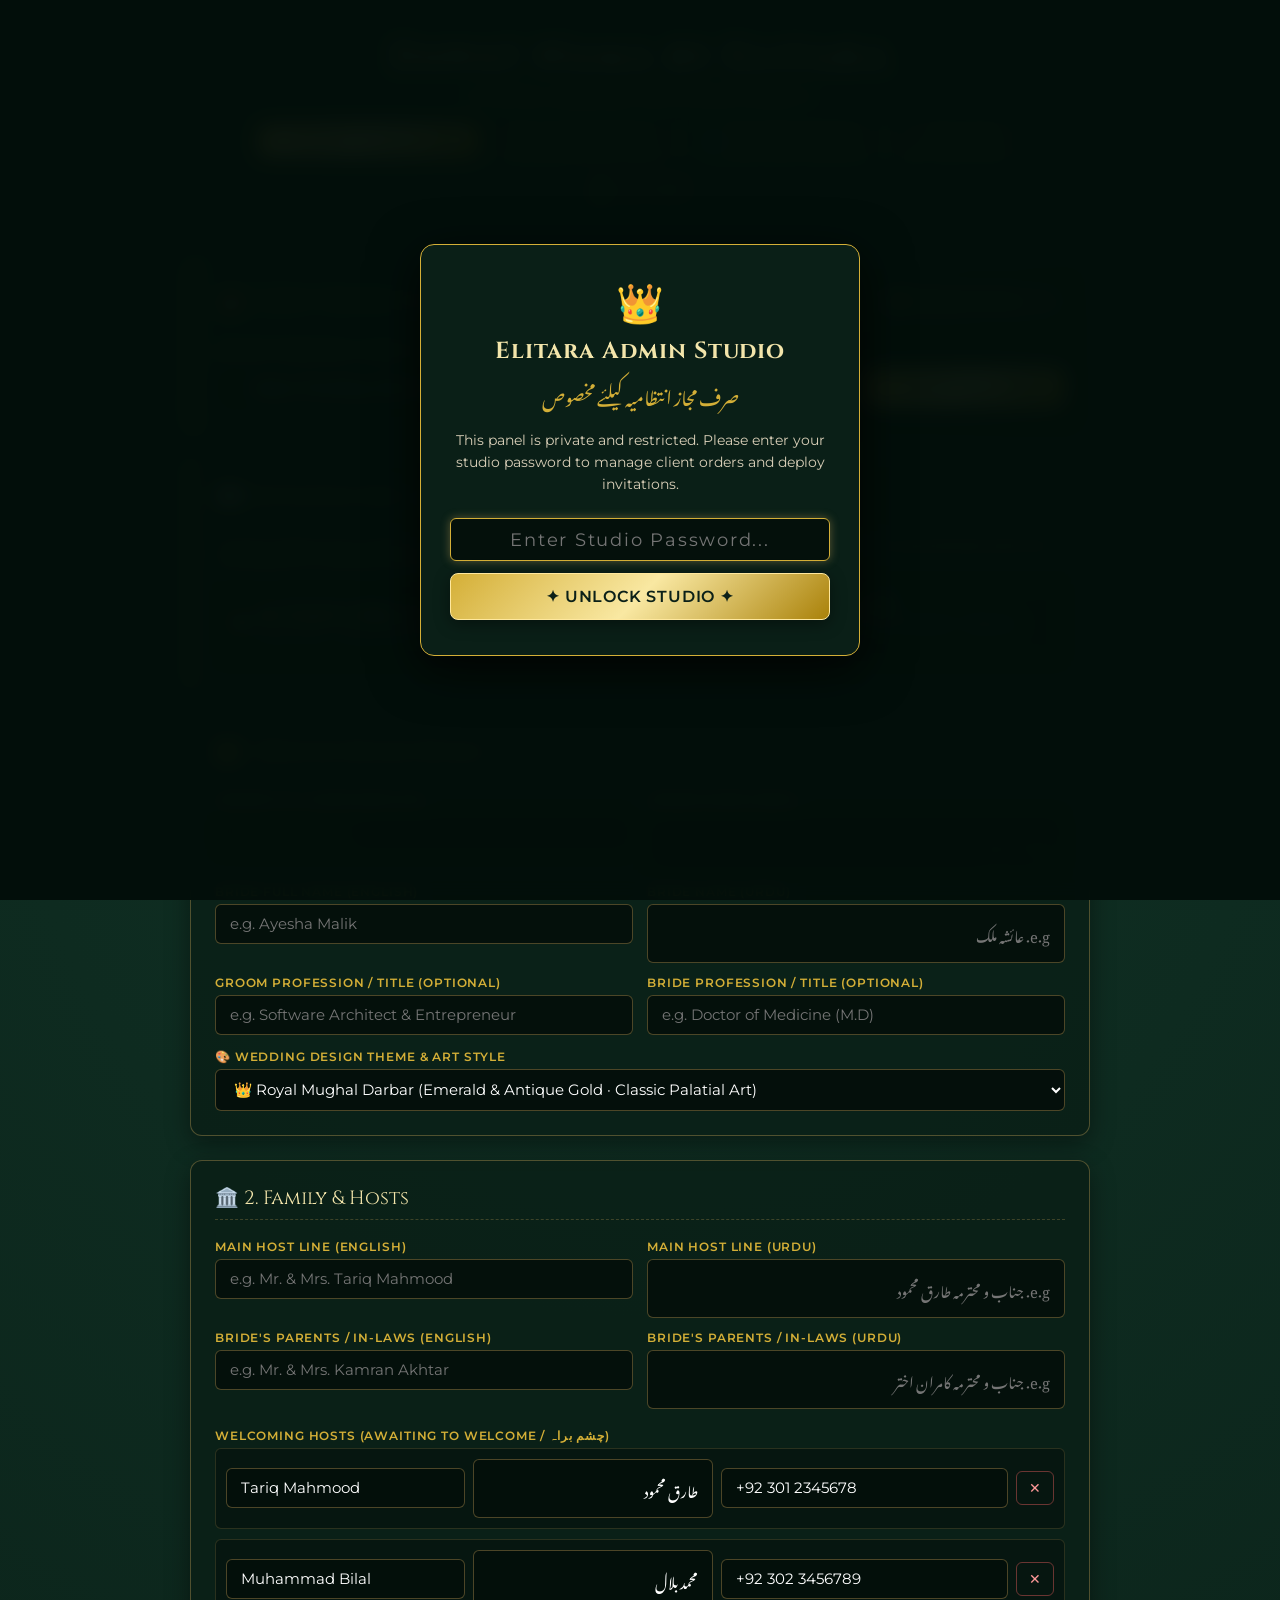
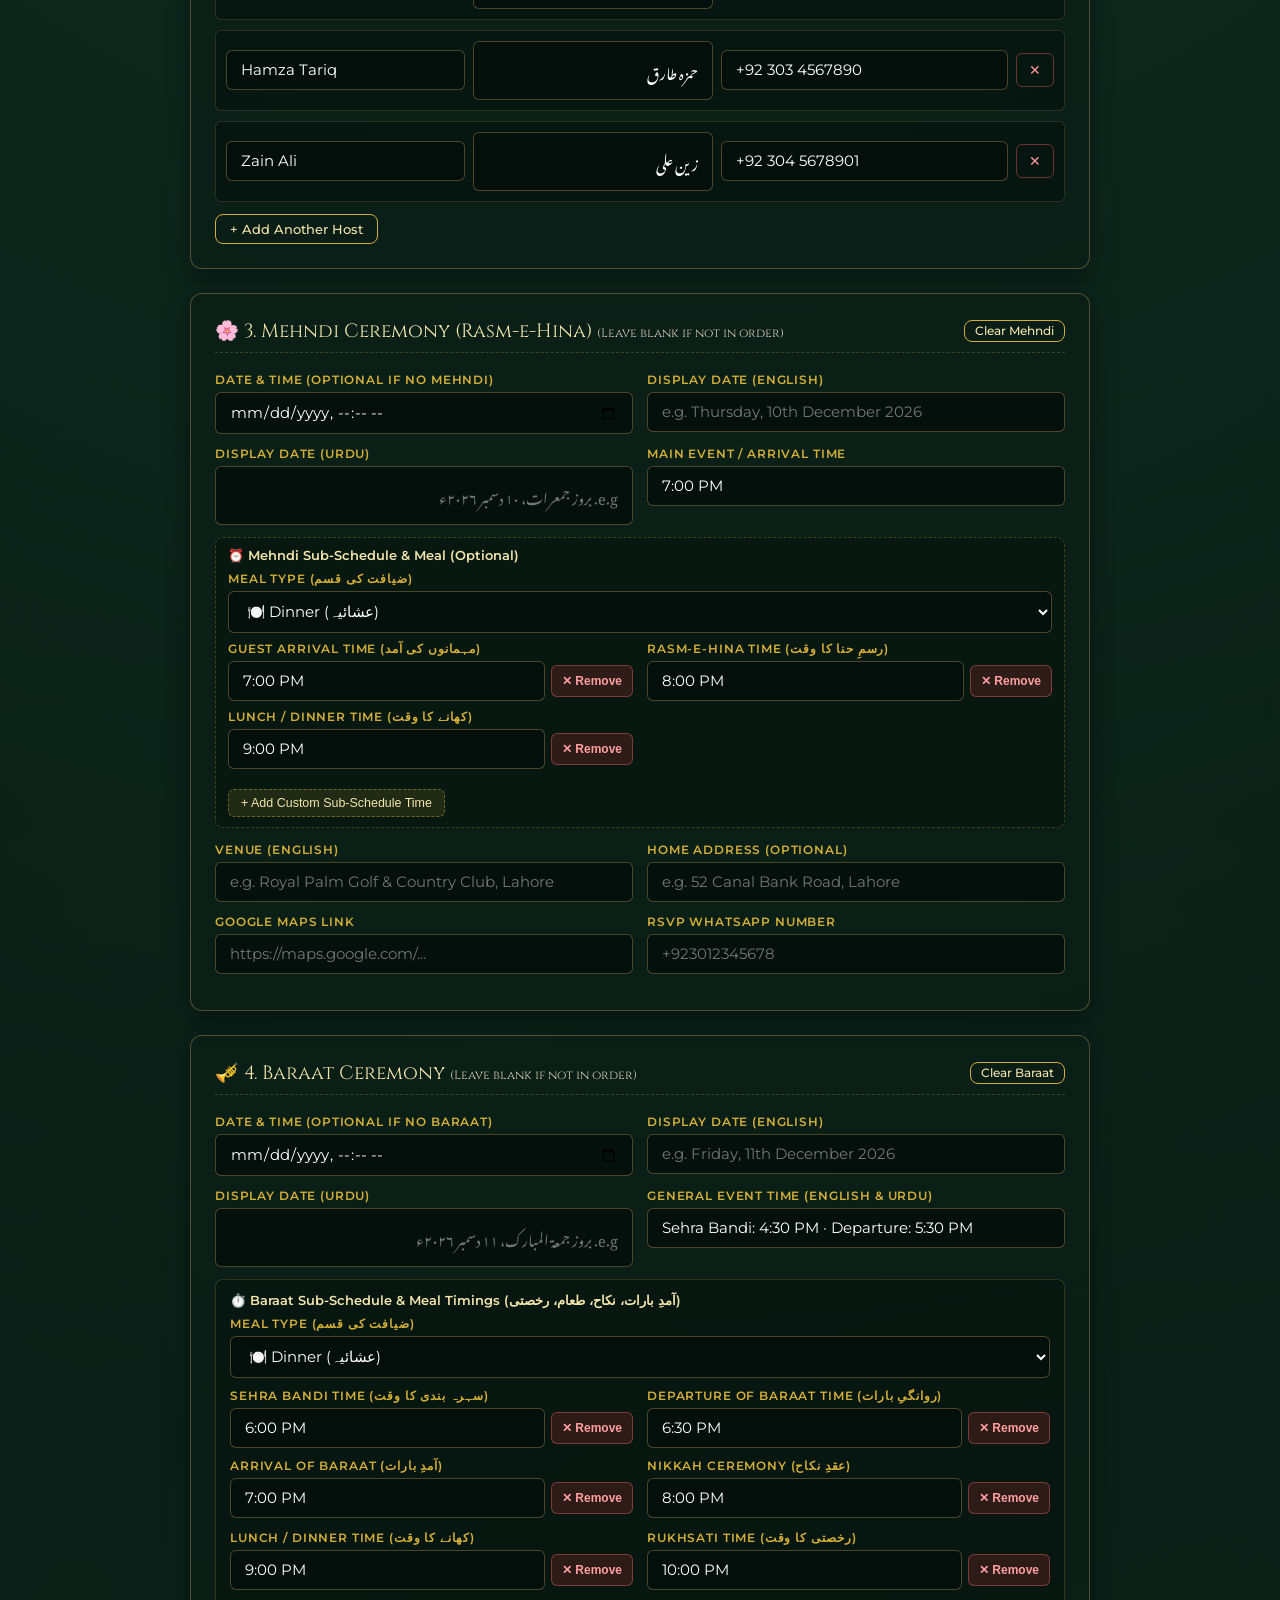
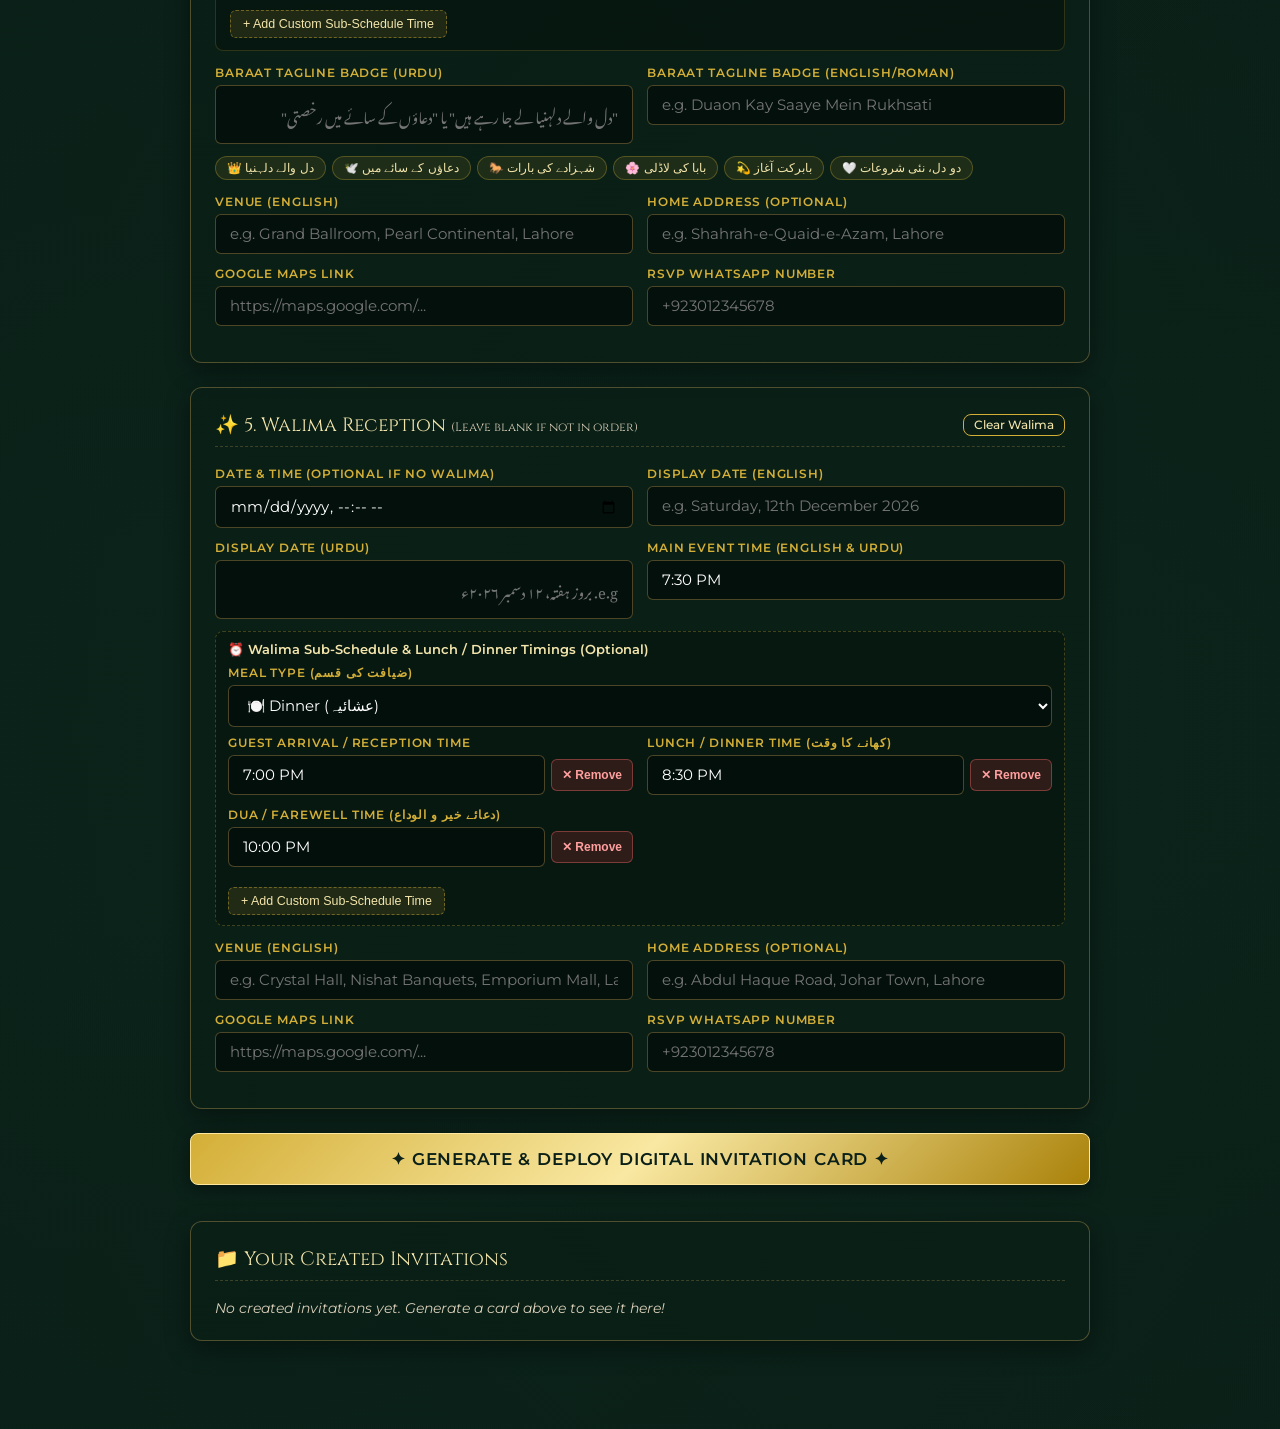
<file: admin.html>
<!DOCTYPE html>
<html lang="en">
<head>
  <meta charset="UTF-8">
  <meta name="viewport" content="width=device-width, initial-scale=1.0">
  <meta name="robots" content="noindex, nofollow">
  <title>Dawat Nama by Elitara — Invitation Studio (Admin)</title>
  <link rel="icon" type="image/svg+xml" href="assets/favicon.svg">
  <link rel="preconnect" href="https://fonts.googleapis.com">
  <link rel="preconnect" href="https://fonts.gstatic.com" crossorigin>
  <link href="https://fonts.googleapis.com/css2?family=Cinzel:wght@500;600;700&family=Cormorant+Garamond:ital,wght@0,500;0,600;0,700;1,500&family=Montserrat:wght@300;400;500;600&family=Noto+Nastaliq+Urdu:wght@400;700&display=swap" rel="stylesheet">

  <style>
    :root {
      --emerald-dark: #081a13;
      --emerald-mid: #0d281e;
      --emerald-deep: #05130e;
      --gold-primary: #d4af37;
      --gold-light: #f3e5ab;
      --gold-line: rgba(212, 173, 93, 0.35);
      --gold-gradient: linear-gradient(135deg, #d4af37 0%, #f9e8a2 50%, #aa820a 100%);
      --cream: #fbf7ee;
      --cream-muted: #d9cfb8;
      --sans: "Montserrat", sans-serif;
      --serif: "Cinzel", serif;
      --urdu: "Noto Nastaliq Urdu", serif;
      --transition: all 0.28s cubic-bezier(0.4, 0, 0.2, 1);
    }

    * { box-sizing: border-box; margin: 0; padding: 0; }

    body {
      background-color: var(--emerald-dark);
      background-image: 
        radial-gradient(circle at 50% 15%, rgba(26, 77, 58, 0.45) 0%, transparent 60%),
        radial-gradient(circle at 10% 85%, rgba(13, 40, 30, 0.5) 0%, transparent 50%),
        radial-gradient(circle at 90% 85%, rgba(13, 40, 30, 0.5) 0%, transparent 50%);
      color: var(--cream);
      font-family: var(--sans);
      min-height: 100vh;
      padding: 2rem 1rem 4rem;
    }

    .admin-wrapper {
      max-width: 900px;
      margin: 0 auto;
    }

    .admin-header {
      text-align: center;
      margin-bottom: 2rem;
      padding-bottom: 1.5rem;
      border-bottom: 1px solid var(--gold-line);
    }
    .admin-brand-title {
      font-family: var(--serif);
      font-size: clamp(1.6rem, 4vw, 2.3rem);
      color: var(--gold-light);
      letter-spacing: 0.06em;
      margin-bottom: 0.3rem;
    }
    .admin-brand-sub {
      color: var(--gold-primary);
      font-size: 0.88rem;
      letter-spacing: 0.08em;
      text-transform: uppercase;
    }

    .admin-top-actions {
      display: flex;
      flex-wrap: wrap;
      justify-content: center;
      gap: 12px;
      margin-top: 1.2rem;
    }

    .admin-section {
      background: rgba(10, 31, 23, 0.82);
      border: 1px solid var(--gold-line);
      border-radius: 12px;
      padding: 1.5rem;
      margin-bottom: 1.5rem;
      box-shadow: 0 8px 24px rgba(0, 0, 0, 0.4);
    }
    .admin-section-header {
      font-family: var(--serif);
      font-size: 1.2rem;
      color: var(--gold-light);
      margin-bottom: 1.2rem;
      display: flex;
      align-items: center;
      gap: 10px;
      border-bottom: 1px dashed rgba(212, 173, 93, 0.25);
      padding-bottom: 8px;
    }

    .admin-grid-2 {
      display: grid;
      grid-template-columns: repeat(auto-fit, minmax(260px, 1fr));
      gap: 14px;
      margin-bottom: 12px;
    }

    .admin-field-label {
      display: block;
      font-size: 0.76rem;
      font-weight: 600;
      text-transform: uppercase;
      letter-spacing: 0.07em;
      color: var(--gold-primary);
      margin-bottom: 5px;
    }

    .admin-input {
      width: 100%;
      padding: 10px 14px;
      border-radius: 6px;
      background: rgba(4, 15, 11, 0.9);
      border: 1px solid var(--gold-line);
      color: #fff;
      font-family: var(--sans);
      font-size: 0.92rem;
      outline: none;
      transition: var(--transition);
    }
    .admin-input:focus {
      border-color: var(--gold-primary);
      box-shadow: 0 0 10px rgba(212, 173, 93, 0.4);
    }
    .admin-input[dir="rtl"] {
      font-family: var(--urdu), var(--sans);
      text-align: right;
    }

    .admin-hosts-list {
      display: flex;
      flex-direction: column;
      gap: 10px;
      margin-bottom: 12px;
    }
    .admin-host-row {
      display: grid;
      grid-template-columns: 1fr 1fr 1.2fr auto;
      gap: 8px;
      align-items: center;
      background: rgba(5, 18, 13, 0.65);
      padding: 10px;
      border-radius: 6px;
      border: 1px solid rgba(212, 173, 93, 0.18);
    }
    @media (max-width: 680px) {
      .admin-host-row {
        grid-template-columns: 1fr;
        gap: 6px;
      }
    }

    .gold-btn {
      display: inline-flex;
      align-items: center;
      justify-content: center;
      gap: 8px;
      background: var(--gold-gradient);
      color: #0b2018;
      border: 1px solid #ffe89e;
      padding: 12px 24px;
      border-radius: 8px;
      font-family: var(--sans);
      font-size: 0.95rem;
      font-weight: 600;
      letter-spacing: 0.05em;
      text-transform: uppercase;
      cursor: pointer;
      text-decoration: none;
      transition: var(--transition);
      box-shadow: 0 4px 16px rgba(0, 0, 0, 0.4);
    }
    .gold-btn:hover {
      filter: brightness(1.12);
      transform: translateY(-2px);
      box-shadow: 0 6px 20px rgba(212, 173, 93, 0.4);
    }

    .outline-btn {
      display: inline-flex;
      align-items: center;
      justify-content: center;
      gap: 8px;
      background: rgba(10, 31, 23, 0.8);
      border: 1px solid var(--gold-primary);
      color: var(--gold-light);
      padding: 10px 18px;
      border-radius: 8px;
      font-family: var(--sans);
      font-size: 0.88rem;
      font-weight: 500;
      cursor: pointer;
      text-decoration: none;
      transition: var(--transition);
    }
    .outline-btn:hover {
      background: rgba(26, 77, 58, 0.85);
      color: #fff;
      transform: translateY(-2px);
    }

    .admin-remove-btn {
      background: none;
      border: 1px solid rgba(255, 100, 100, 0.4);
      color: #ff9999;
      padding: 8px 12px;
      border-radius: 6px;
      cursor: pointer;
      font-size: 0.85rem;
      transition: var(--transition);
    }
    .admin-remove-btn:hover {
      background: rgba(255, 60, 60, 0.25);
      color: #fff;
    }

    .admin-result-box {
      background: linear-gradient(135deg, rgba(16, 50, 37, 0.96), rgba(8, 25, 18, 0.96));
      border: 1px solid var(--gold-primary);
      border-radius: 12px;
      padding: 1.8rem;
      margin-top: 1.8rem;
      box-shadow: 0 10px 30px rgba(0, 0, 0, 0.5);
      animation: fadeIn 0.4s ease;
    }
    .admin-link-display {
      display: flex;
      gap: 10px;
      margin: 12px 0 16px;
    }
    @media (max-width: 600px) {
      .admin-link-display { flex-direction: column; }
    }

    .admin-multi-links-grid {
      display: flex;
      flex-direction: column;
      gap: 14px;
      margin-top: 14px;
    }
    .admin-link-card {
      background: rgba(10, 31, 23, 0.75);
      border: 1px solid rgba(212, 173, 93, 0.35);
      border-radius: 8px;
      padding: 12px 14px;
      transition: border-color 0.2s ease, background 0.2s ease;
    }
    .admin-link-card:hover {
      border-color: var(--gold-primary);
      background: rgba(10, 31, 23, 0.95);
    }
    .admin-link-card-header {
      display: flex;
      justify-content: space-between;
      align-items: center;
      margin-bottom: 8px;
    }
    .admin-link-card-title {
      font-size: 0.92rem;
      font-weight: 600;
      color: var(--gold-light);
      display: flex;
      align-items: center;
      gap: 6px;
    }
    .admin-link-card-badge {
      font-size: 0.72rem;
      padding: 2px 8px;
      border-radius: 4px;
      background: rgba(212, 173, 93, 0.15);
      color: var(--cream);
      letter-spacing: 0.04em;
    }
    .admin-link-actions {
      display: flex;
      gap: 8px;
      flex-wrap: wrap;
      margin-top: 8px;
    }

    .admin-saved-list {
      display: flex;
      flex-direction: column;
      gap: 12px;
      margin-top: 12px;
    }
    .admin-sug-tagline-btn {
      background: rgba(212, 175, 55, 0.1);
      border: 1px solid rgba(212, 175, 55, 0.3);
      color: var(--gold-light);
      padding: 4px 11px;
      border-radius: 14px;
      font-size: 0.73rem;
      cursor: pointer;
      transition: all 0.2s ease;
      display: inline-flex;
      align-items: center;
      gap: 4px;
    }
    .admin-sug-tagline-btn:hover {
      background: rgba(212, 175, 55, 0.25);
      border-color: var(--gold-primary);
      transform: translateY(-1px);
    }
    .admin-saved-item {
      display: flex;
      flex-wrap: wrap;
      align-items: center;
      justify-content: space-between;
      gap: 12px;
      background: rgba(6, 20, 15, 0.8);
      border: 1px solid rgba(212, 173, 93, 0.22);
      border-radius: 8px;
      padding: 14px 16px;
      transition: var(--transition);
    }
    .admin-saved-item:hover {
      border-color: var(--gold-primary);
      background: rgba(10, 30, 22, 0.9);
    }

    /* Modal Styling */
    .admin-modal-overlay {
      position: fixed;
      inset: 0;
      background: rgba(0, 0, 0, 0.85);
      backdrop-filter: blur(6px);
      display: flex;
      align-items: center;
      justify-content: center;
      padding: 1.5rem;
      z-index: 9999;
      opacity: 0;
      pointer-events: none;
      transition: all 0.3s ease;
    }
    .admin-modal-overlay.show {
      opacity: 1;
      pointer-events: auto;
    }
    .admin-modal-card {
      background: linear-gradient(135deg, #0d281e, #05130e);
      border: 1px solid var(--gold-primary);
      border-radius: 12px;
      max-width: 600px;
      width: 100%;
      padding: 1.8rem;
      box-shadow: 0 10px 40px rgba(0, 0, 0, 0.7);
    }
    .admin-modal-header {
      display: flex;
      justify-content: space-between;
      align-items: center;
      margin-bottom: 1rem;
      border-bottom: 1px dashed rgba(212, 173, 93, 0.25);
      padding-bottom: 8px;
    }

    #toast {
      position: fixed;
      bottom: 24px;
      left: 50%;
      transform: translateX(-50%) translateY(20px);
      background: rgba(14, 43, 33, 0.96);
      border: 1px solid var(--gold-primary);
      color: var(--gold-light);
      padding: 12px 24px;
      border-radius: 999px;
      font-size: 0.9rem;
      letter-spacing: 0.04em;
      opacity: 0;
      pointer-events: none;
      transition: all 0.3s ease;
      box-shadow: 0 6px 25px rgba(0, 0, 0, 0.6);
      z-index: 10000;
    }
    #toast.show {
      transform: translateX(-50%) translateY(0);
      opacity: 1;
    }

    @keyframes fadeIn {
      from { opacity: 0; transform: translateY(12px); }
      to { opacity: 1; transform: translateY(0); }
    }

    /* Sub-Event Remove, Restore & Custom Sub-Schedule Controls in Admin */
    .admin-pre-sub-item {
      position: relative;
    }
    .admin-sub-input-row {
      display: flex;
      gap: 6px;
      align-items: center;
    }
    .admin-sub-input-row .admin-input {
      flex: 1;
    }
    .admin-remove-sub-btn {
      background: rgba(180, 45, 45, 0.22);
      border: 1px solid rgba(255, 110, 110, 0.38);
      color: #ff9e9e;
      border-radius: 6px;
      padding: 8px 10px;
      font-size: 0.75rem;
      font-weight: 600;
      cursor: pointer;
      white-space: nowrap;
      transition: all 0.2s ease;
    }
    .admin-remove-sub-btn:hover {
      background: rgba(210, 50, 50, 0.42);
      border-color: #ff6b6b;
      color: #fff;
    }
    .admin-custom-sub-list {
      display: flex;
      flex-direction: column;
      gap: 8px;
      margin-top: 10px;
    }
    .admin-custom-sub-row {
      display: grid;
      grid-template-columns: 1fr 1.6fr auto;
      gap: 8px;
      align-items: center;
    }
    @media (max-width: 600px) {
      .admin-custom-sub-row {
        grid-template-columns: 1fr;
      }
    }
    .admin-sub-actions-bar {
      display: flex;
      gap: 8px;
      flex-wrap: wrap;
      margin-top: 10px;
    }
    .admin-add-sub-btn {
      background: rgba(212, 175, 55, 0.12);
      border: 1px dashed rgba(212, 175, 55, 0.45);
      color: var(--gold-light);
      border-radius: 6px;
      padding: 6px 12px;
      font-size: 0.78rem;
      cursor: pointer;
      transition: all 0.2s ease;
    }
    .admin-add-sub-btn:hover {
      background: rgba(212, 175, 55, 0.24);
      border-color: var(--gold-primary);
    }
    .admin-restore-sub-btn {
      display: none;
      background: rgba(212, 175, 55, 0.14);
      border: 1px dashed rgba(212, 175, 55, 0.5);
      color: var(--gold-light);
      border-radius: 6px;
      padding: 6px 12px;
      font-size: 0.76rem;
      cursor: pointer;
      transition: all 0.2s ease;
    }
    .admin-restore-sub-btn:hover {
      background: rgba(212, 175, 55, 0.26);
    }
  </style>
</head>
<body>

  <!-- ADMIN STUDIO PRIVATE SECURITY GATE -->
  <div id="adminLockOverlay" style="position:fixed; inset:0; background:rgba(3, 14, 10, 0.96); backdrop-filter:blur(10px); z-index:999999; display:flex; align-items:center; justify-content:center; padding:1.5rem;">
    <div style="background:#0a1f17; border:1px solid var(--gold-primary); border-radius:14px; padding:2.2rem 1.8rem; max-width:440px; width:100%; text-align:center; box-shadow:0 12px 50px rgba(0,0,0,0.8);">
      <div style="font-size:2.4rem; margin-bottom:8px;">👑</div>
      <h2 style="font-family:var(--serif); color:var(--gold-light); font-size:1.45rem; margin-bottom:4px; letter-spacing:0.04em;">Elitara Admin Studio</h2>
      <div style="font-family:var(--urdu); font-size:1.15rem; color:var(--gold-primary); margin-bottom:12px; direction:rtl;">صرف مجاز انتظامیہ کیلئے مخصوص</div>
      <p style="color:var(--cream-muted); font-size:0.86rem; line-height:1.6; margin-bottom:1.4rem;">
        This panel is private and restricted. Please enter your studio password to manage client orders and deploy invitations.
      </p>
      <form id="adminLoginForm" onsubmit="event.preventDefault(); handleAdminLogin();">
        <input type="password" id="adminPasswordInput" class="admin-input" placeholder="Enter Studio Password..." style="text-align:center; font-size:1.1rem; letter-spacing:0.1em; margin-bottom:12px;" autofocus required>
        <button class="gold-btn" type="submit" style="width:100%; padding:13px; font-size:0.98rem;">✦ Unlock Studio ✦</button>
      </form>
      <div id="adminLoginErr" style="display:none; color:#ff6b6b; font-size:0.82rem; margin-top:10px;">Incorrect password. Please try again.</div>
    </div>
  </div>

  <div class="admin-wrapper">
    <header class="admin-header">
      <h1 class="admin-brand-title">Dawat Nama by Elitara</h1>
      <div class="admin-brand-sub">✦ Digital Wedding Invitation Studio ✦</div>
      <div class="admin-top-actions">
        <a class="gold-btn" href="/order" target="_blank" style="padding:8px 18px; font-size:0.84rem;">📝 Client Order Form</a>
        <button class="outline-btn" id="loadDemoBtn" type="button" style="padding:8px 18px; font-size:0.84rem;">✨ Load Sample Data</button>
        <a class="outline-btn" href="/" target="_blank" style="padding:8px 18px; font-size:0.84rem;">🌐 View Client Website</a>
        <button class="outline-btn" id="clearFormBtn" type="button" style="padding:8px 18px; font-size:0.84rem;">🧹 Clear Form</button>
        <button class="outline-btn" type="button" onclick="handleAdminLogout()" style="padding:8px 18px; font-size:0.84rem; border-color:rgba(255,100,100,0.4); color:#ff9e9e;">🔒 Lock Studio</button>
      </div>
    </header>

    <!-- 📥 Pending Client Orders Manager -->
    <div class="admin-section" style="border-left: 4px solid var(--gold-primary); background: linear-gradient(135deg, rgba(14, 45, 34, 0.95), rgba(7, 23, 17, 0.95));">
      <div class="admin-section-header" style="justify-content: space-between; flex-wrap:wrap; gap:10px;">
        <div style="display:flex; align-items:center; gap:8px;">
          <span>📥 Client Orders Management</span>
          <span style="font-size:0.75rem; padding:3px 10px; border-radius:12px; background:rgba(212,175,55,0.22); color:var(--gold-light); font-weight:600;" id="pendingCountBadge">0 Pending</span>
        </div>
        <div style="display:flex; gap:8px; flex-wrap:wrap;">
          <button class="outline-btn" id="openImportModalBtn" type="button" style="padding:6px 12px; font-size:0.78rem;">📋 Paste WhatsApp Order</button>
          <button class="outline-btn" id="viewDeployedOrdersBtn" type="button" style="padding:6px 12px; font-size:0.78rem;">📁 Deployed Archive (<span id="deployedCountBadge">0</span>)</button>
        </div>
      </div>

      <div style="margin-top:12px;">
        <label class="admin-field-label" style="font-size:0.82rem; margin-bottom:8px;">
          Select Pending Client to Auto-Fill All Form Fields (منتظر کلائنٹس):
        </label>
        <div style="display:flex; gap:10px; flex-wrap:wrap; align-items:center;">
          <select class="admin-input" id="pendingClientsSelect" style="flex:1; min-width:280px; font-size:0.92rem; font-weight:600; cursor:pointer;">
            <!-- Dynamically populated with pending clients only -->
          </select>
          <button class="gold-btn" id="autoFillSelectedClientBtn" type="button" style="padding:10px 22px; font-size:0.88rem; white-space:nowrap; width:auto;">
            ⚡ Auto-Fill Form
          </button>
        </div>
        <div id="pendingClientDetailsSnippet" style="margin-top:10px; font-size:0.82rem; color:var(--cream-muted); display:none; padding:8px 12px; background:rgba(0,0,0,0.3); border-radius:6px; border:1px solid rgba(212,175,55,0.2);"></div>
      </div>
    </div>

    <form id="cardGeneratorForm">
      <!-- Card Side Selector (Groom vs Bride) -->
      <div class="admin-section" style="border-left: 3px solid var(--gold-primary);">
        <div class="admin-section-header">💌 Invitation Side (لڑکے یا لڑکی کی طرف سے دعوت نامہ)</div>
        <p style="font-size:0.82rem; color:var(--cream-muted); margin-bottom:12px;">
          Choose whether this invitation card is being prepared for the <strong>Groom's family</strong> or the <strong>Bride's family</strong>. This automatically tailors the title sequence, wording, and Baraat / Rukhsati schedule details.
        </p>
        <div style="display:flex; gap:12px; flex-wrap:wrap;">
          <label style="flex:1; min-width:220px; display:flex; align-items:center; gap:10px; padding:12px 16px; border-radius:8px; border:1px solid rgba(212,175,55,0.3); background:rgba(0,0,0,0.3); cursor:pointer;" id="labelSideGroom">
            <input type="radio" name="f_cardSide" value="groom" checked style="accent-color:var(--gold-primary); transform:scale(1.2);">
            <div>
              <strong style="color:var(--gold-light); display:block;">🤵 Groom's Side (لڑکے والے)</strong>
              <span style="font-size:0.75rem; color:var(--cream-muted);">Groom first · "Dilwale Dulhania Le Jayenge"</span>
            </div>
          </label>
          <label style="flex:1; min-width:220px; display:flex; align-items:center; gap:10px; padding:12px 16px; border-radius:8px; border:1px solid rgba(212,175,55,0.3); background:rgba(0,0,0,0.3); cursor:pointer;" id="labelSideBride">
            <input type="radio" name="f_cardSide" value="bride" style="accent-color:var(--gold-primary); transform:scale(1.2);">
            <div>
              <strong style="color:var(--gold-light); display:block;">👰 Bride's Side (لڑکی والے)</strong>
              <span style="font-size:0.75rem; color:var(--cream-muted);">Bride first · "Duaon Kay Saaye Mein Rukhsati" · Nikkah & Rukhsati</span>
            </div>
          </label>
        </div>
      </div>

      <!-- Couple Details -->
      <div class="admin-section">
        <div class="admin-section-header" id="coupleSectionHeader">👑 1. Bride & Groom Details</div>
        <div class="admin-grid-2">
          <div>
            <label class="admin-field-label">Groom Full Name (English)</label>
            <input class="admin-input" type="text" id="f_groom" placeholder="e.g. Ahmed Raza" required>
          </div>
          <div>
            <label class="admin-field-label">Groom Name (Urdu)</label>
            <input class="admin-input" type="text" id="f_groomUrdu" placeholder="e.g. احمد رضا" dir="rtl" required>
          </div>
        </div>
        <div class="admin-grid-2">
          <div>
            <label class="admin-field-label">Bride Full Name (English)</label>
            <input class="admin-input" type="text" id="f_bride" placeholder="e.g. Ayesha Malik" required>
          </div>
          <div>
            <label class="admin-field-label">Bride Name (Urdu)</label>
            <input class="admin-input" type="text" id="f_brideUrdu" placeholder="e.g. عائشہ ملک" dir="rtl" required>
          </div>
        </div>

        <div class="admin-grid-2" style="margin-top:10px;">
          <div>
            <label class="admin-field-label">Groom Profession / Title (Optional)</label>
            <input class="admin-input" type="text" id="f_groom_occ" placeholder="e.g. Software Architect &amp; Entrepreneur">
          </div>
          <div>
            <label class="admin-field-label">Bride Profession / Title (Optional)</label>
            <input class="admin-input" type="text" id="f_bride_occ" placeholder="e.g. Doctor of Medicine (M.D)">
          </div>
        </div>

        <div style="margin-top:14px;">
          <label class="admin-field-label">🎨 Wedding Design Theme & Art Style</label>
          <select class="admin-input" id="f_theme" style="background:#040f0b; color:#fff; cursor:pointer;">
            <option value="emerald" selected>👑 Royal Mughal Darbar (Emerald & Antique Gold · Classic Palatial Art)</option>
            <option value="ruby">🌹 Romantic Velvet Rose (Crimson Velvet & Rose Gold · Rose Canopies & Romance)</option>
            <option value="sapphire">✨ Midnight Celestial Starlight (Sapphire & Celestial Gold · Starlit Ballroom)</option>
            <option value="plum">🌸 Majestic Pastel Blossom (Plum & Champagne Gold · Garden Shaadi & Jasmine)</option>
            <option value="obsidian">🖤 Royal Obsidian & 24K Gold Foil (Jet Black & Pure Gold Arabesque)</option>
            <option value="marble">🏛️ Italian Carrara Marble & Botanical Sage Green (Serene & Aristocratic)</option>
            <option value="lilac">🪻 Kashmiri Lilac & Lavender Wisteria (Dreamy & Regal Springtime)</option>
            <option value="gulistan">🌹 Gulistan (Enchanted Rose Garden · Ribbon Gate & 3D Tags)</option>
            <option value="maroon">🍷 Maroon Romance & 24K Gold (Velvet Envelope · Ivory Floral Archway & Light Burst)</option>
            <option value="burgundy">🌹 Royal Burgundy Romance (Velvet Envelope · Golden Swans & Black-Tie)</option>
            <option value="royal-grace">🌿 Royal Grace (Sage Garden Serenity · Pearl Drapes & Nikkah Reveal)</option>
            <option value="ivory">🕊️ Noor-e-Nikkah (Pearl Ivory & 24K Champagne Gold)</option>
            <option value="farman">📜 Royal Mughal Shahi Farman (Imperial Unrolling Scroll Decree)</option>
          </select>
        </div>
      </div>

      <!-- Family & Hosts -->
      <div class="admin-section">
        <div class="admin-section-header">🏛️ 2. Family & Hosts</div>
        <div class="admin-grid-2">
          <div>
            <label class="admin-field-label" id="labelHostEn">Main Host Line (English)</label>
            <input class="admin-input" type="text" id="f_host" placeholder="e.g. Mr. & Mrs. Tariq Mahmood" required>
          </div>
          <div>
            <label class="admin-field-label" id="labelHostUr">Main Host Line (Urdu)</label>
            <input class="admin-input" type="text" id="f_hostUrdu" placeholder="e.g. جناب و محترمہ طارق محمود" dir="rtl" required>
          </div>
        </div>

        <div class="admin-grid-2" style="margin-top:10px;">
          <div>
            <label class="admin-field-label" id="labelOtherParentsAdminEn">Bride's Parents / In-Laws (English)</label>
            <input class="admin-input" type="text" id="f_other_parents" placeholder="e.g. Mr. & Mrs. Kamran Akhtar">
          </div>
          <div>
            <label class="admin-field-label" id="labelOtherParentsAdminUr">Bride's Parents / In-Laws (Urdu)</label>
            <input class="admin-input" type="text" id="f_other_parentsUrdu" placeholder="e.g. جناب و محترمہ کامران اختر" dir="rtl">
          </div>
        </div>

        <div style="margin-top:1.2rem;">
          <label class="admin-field-label">Welcoming Hosts (Awaiting to Welcome / چشم براہ)</label>
          <div class="admin-hosts-list" id="hostsListContainer"></div>
          <button class="outline-btn" id="addHostBtn" type="button" style="padding:6px 14px; font-size:0.82rem;">+ Add Another Host</button>
        </div>
      </div>

      <!-- Mehndi Ceremony -->
      <div class="admin-section">
        <div class="admin-section-header" style="display:flex; justify-content:space-between; align-items:center; flex-wrap:wrap;">
          <span>🌸 3. Mehndi Ceremony (Rasm-e-Hina) <span style="font-size:0.76rem; color:var(--cream-muted); font-weight:400;">(Leave blank if not in order)</span></span>
          <button type="button" class="outline-btn" style="padding:3px 10px; font-size:0.74rem;" onclick="clearAdminCeremonySection('mehndi');">Clear Mehndi</button>
        </div>
        <div class="admin-grid-2">
          <div>
            <label class="admin-field-label">Date & Time (Optional if no Mehndi)</label>
            <input class="admin-input" type="datetime-local" id="f_m_dt">
          </div>
          <div>
            <label class="admin-field-label">Display Date (English)</label>
            <input class="admin-input" type="text" id="f_m_date" placeholder="e.g. Thursday, 10th December 2026">
          </div>
        </div>
        <div class="admin-grid-2">
          <div>
            <label class="admin-field-label">Display Date (Urdu)</label>
            <input class="admin-input" type="text" id="f_m_dateUr" placeholder="e.g. بروز جمعرات، ۱۰ دسمبر ۲۰۲۶ء" dir="rtl">
          </div>
          <div>
            <label class="admin-field-label">Main Event / Arrival Time</label>
            <input class="admin-input" type="text" id="f_m_time" placeholder="e.g. 7:00 PM" value="7:00 PM">
          </div>
        </div>
        <div id="adminMehndiSubScheduleBox" data-ceremony="mehndi" style="margin:10px 0 14px; padding:10px 12px; background:rgba(0,0,0,0.22); border-radius:8px; border:1px dashed rgba(212,175,55,0.28);">
          <div style="font-size:0.8rem; color:var(--gold-light); font-weight:600; margin-bottom:8px;">⏰ Mehndi Sub-Schedule & Meal (Optional)</div>
          <div style="margin-bottom:8px;">
            <label class="admin-field-label">Meal Type (ضیافت کی قسم)</label>
            <select class="admin-input" id="f_m_meal_type">
              <option value="dinner">🍽️ Dinner (عشائیہ)</option>
              <option value="lunch">☀️ Lunch (ظہرانہ)</option>
              <option value="hitea">☕ Hi-Tea</option>
            </select>
          </div>
          <div class="admin-grid-2" style="margin-bottom:8px;">
            <div class="admin-pre-sub-item">
              <label class="admin-field-label">Guest Arrival Time (مہمانوں کی آمد)</label>
              <div class="admin-sub-input-row">
                <input class="admin-input" type="text" id="f_m_arrival" placeholder="e.g. 1:30 PM or 7:00 PM" value="7:00 PM">
                <button type="button" class="admin-remove-sub-btn" title="Remove this sub-event">✕ Remove</button>
              </div>
            </div>
            <div class="admin-pre-sub-item">
              <label class="admin-field-label">Rasm-e-Hina Time (رسمِ حنا کا وقت)</label>
              <div class="admin-sub-input-row">
                <input class="admin-input" type="text" id="f_m_rasm" placeholder="e.g. 2:30 PM or 8:00 PM" value="8:00 PM">
                <button type="button" class="admin-remove-sub-btn" title="Remove this sub-event">✕ Remove</button>
              </div>
            </div>
          </div>
          <div class="admin-grid-2" style="margin-bottom:0;">
            <div class="admin-pre-sub-item">
              <label class="admin-field-label">Lunch / Dinner Time (کھانے کا وقت)</label>
              <div class="admin-sub-input-row">
                <input class="admin-input" type="text" id="f_m_meal_time" placeholder="e.g. 3:30 PM or 9:00 PM" value="9:00 PM">
                <button type="button" class="admin-remove-sub-btn" title="Remove this sub-event">✕ Remove</button>
              </div>
            </div>
            <div></div>
          </div>
          <div class="admin-custom-sub-list" id="adminMehndiSubRows"></div>
          <div class="admin-sub-actions-bar">
            <button type="button" class="admin-add-sub-btn" data-add-custom-sub="mehndi">+ Add Custom Sub-Schedule Time</button>
            <button type="button" class="admin-restore-sub-btn" data-restore-pre-subs="mehndi">↺ Restore Removed Sub-Events</button>
          </div>
        </div>
        <div class="admin-grid-2">
          <div>
            <label class="admin-field-label">Venue (English)</label>
            <input class="admin-input" type="text" id="f_m_venue" placeholder="e.g. Royal Palm Golf & Country Club, Lahore">
          </div>
          <div>
            <label class="admin-field-label">Home Address (Optional)</label>
            <input class="admin-input" type="text" id="f_m_addr" placeholder="e.g. 52 Canal Bank Road, Lahore">
          </div>
        </div>
        <div class="admin-grid-2">
          <div>
            <label class="admin-field-label">Google Maps Link</label>
            <input class="admin-input" type="url" id="f_m_map" placeholder="https://maps.google.com/...">
          </div>
          <div>
            <label class="admin-field-label">RSVP WhatsApp Number</label>
            <input class="admin-input" type="text" id="f_m_rsvp" placeholder="+923012345678">
          </div>
        </div>
      </div>

      <!-- Baraat Ceremony -->
      <div class="admin-section">
        <div class="admin-section-header" style="display:flex; justify-content:space-between; align-items:center; flex-wrap:wrap;">
          <span id="baraatSectionHeader">🎺 4. Baraat Ceremony <span style="font-size:0.76rem; color:var(--cream-muted); font-weight:400;">(Leave blank if not in order)</span></span>
          <button type="button" class="outline-btn" style="padding:3px 10px; font-size:0.74rem;" onclick="clearAdminCeremonySection('baraat');">Clear Baraat</button>
        </div>
        <div class="admin-grid-2">
          <div>
            <label class="admin-field-label">Date & Time (Optional if no Baraat)</label>
            <input class="admin-input" type="datetime-local" id="f_b_dt">
          </div>
          <div>
            <label class="admin-field-label">Display Date (English)</label>
            <input class="admin-input" type="text" id="f_b_date" placeholder="e.g. Friday, 11th December 2026">
          </div>
        </div>
        <div class="admin-grid-2">
          <div>
            <label class="admin-field-label">Display Date (Urdu)</label>
            <input class="admin-input" type="text" id="f_b_dateUr" placeholder="e.g. بروز جمعۃ المبارک، ۱۱ دسمبر ۲۰۲۶ء" dir="rtl">
          </div>
          <div>
            <label class="admin-field-label">General Event Time (English & Urdu)</label>
            <input class="admin-input" type="text" id="f_b_time" placeholder="e.g. 7:00 PM or Sehra Bandi: 4:30 PM" value="Sehra Bandi: 4:30 PM · Departure: 5:30 PM">
          </div>
        </div>

        <!-- Ceremony Milestones & Meal Schedule (Available for both Groom & Bride cards) -->
        <div id="adminBrideScheduleWrap" data-ceremony="baraat" style="margin-top:12px; padding:12px 14px; background:rgba(0,0,0,0.25); border-radius:8px; border:1px solid rgba(212,175,55,0.2);">
          <div style="font-size:0.82rem; color:var(--gold-light); font-weight:600; margin-bottom:8px;">⏱️ Baraat Sub-Schedule & Meal Timings (آمدِ بارات، نکاح، طعام، رخصتی)</div>
          <div style="margin-bottom:10px;">
            <label class="admin-field-label">Meal Type (ضیافت کی قسم)</label>
            <select class="admin-input" id="f_b_meal_type">
              <option value="dinner">🍽️ Dinner (عشائیہ)</option>
              <option value="lunch">☀️ Lunch (ظہرانہ)</option>
              <option value="hitea">☕ Hi-Tea</option>
            </select>
          </div>
          <!-- Groom Side: Separate Sehra Bandi & Departure of Baraat Schedule -->
          <div id="adminGroomScheduleWrap" style="margin-bottom:10px;">
            <div class="admin-grid-2" style="margin-bottom:0;">
              <div class="admin-pre-sub-item">
                <label class="admin-field-label">Sehra Bandi Time (سہرہ بندی کا وقت)</label>
                <div class="admin-sub-input-row">
                  <input class="admin-input" type="text" id="f_b_sehra" placeholder="e.g. 1:00 PM or 6:00 PM" value="6:00 PM">
                  <button type="button" class="admin-remove-sub-btn" title="Remove this sub-event">✕ Remove</button>
                </div>
              </div>
              <div class="admin-pre-sub-item">
                <label class="admin-field-label">Departure of Baraat Time (روانگیِ بارات)</label>
                <div class="admin-sub-input-row">
                  <input class="admin-input" type="text" id="f_b_departure" placeholder="e.g. 1:30 PM or 6:30 PM" value="6:30 PM">
                  <button type="button" class="admin-remove-sub-btn" title="Remove this sub-event">✕ Remove</button>
                </div>
              </div>
            </div>
          </div>
          <div class="admin-grid-2">
            <div class="admin-pre-sub-item">
              <label class="admin-field-label">Arrival of Baraat (آمدِ بارات)</label>
              <div class="admin-sub-input-row">
                <input class="admin-input" type="text" id="f_b_arrival" placeholder="e.g. 1:30 PM or 7:00 PM" value="7:00 PM">
                <button type="button" class="admin-remove-sub-btn" title="Remove this sub-event">✕ Remove</button>
              </div>
            </div>
            <div class="admin-pre-sub-item">
              <label class="admin-field-label">Nikkah Ceremony (عقدِ نکاح)</label>
              <div class="admin-sub-input-row">
                <input class="admin-input" type="text" id="f_b_nikkah" placeholder="e.g. 2:00 PM or 8:00 PM" value="8:00 PM">
                <button type="button" class="admin-remove-sub-btn" title="Remove this sub-event">✕ Remove</button>
              </div>
            </div>
          </div>
          <div class="admin-grid-2" style="margin-top:8px; margin-bottom:0;">
            <div class="admin-pre-sub-item">
              <label class="admin-field-label">Lunch / Dinner Time (کھانے کا وقت)</label>
              <div class="admin-sub-input-row">
                <input class="admin-input" type="text" id="f_b_dinner" placeholder="e.g. 2:45 PM or 9:00 PM" value="9:00 PM">
                <button type="button" class="admin-remove-sub-btn" title="Remove this sub-event">✕ Remove</button>
              </div>
            </div>
            <div class="admin-pre-sub-item">
              <label class="admin-field-label">Rukhsati Time (رخصتی کا وقت)</label>
              <div class="admin-sub-input-row">
                <input class="admin-input" type="text" id="f_b_rukhsati" placeholder="e.g. 4:00 PM or 10:00 PM" value="10:00 PM">
                <button type="button" class="admin-remove-sub-btn" title="Remove this sub-event">✕ Remove</button>
              </div>
            </div>
          </div>
          <div class="admin-custom-sub-list" id="adminBaraatSubRows"></div>
          <div class="admin-sub-actions-bar">
            <button type="button" class="admin-add-sub-btn" data-add-custom-sub="baraat">+ Add Custom Sub-Schedule Time</button>
            <button type="button" class="admin-restore-sub-btn" data-restore-pre-subs="baraat">↺ Restore Removed Sub-Events</button>
          </div>
        </div>

        <!-- Custom Taglines for Baraat Card -->
        <div class="admin-grid-2" style="margin-top:14px;">
          <div>
            <label class="admin-field-label">Baraat Tagline Badge (Urdu)</label>
            <input class="admin-input" type="text" id="f_b_tagline_ur" placeholder='"دل والے دلہنیا لے جا رہے ہیں" یا "دعاؤں کے سائے میں رخصتی"' dir="rtl">
          </div>
          <div>
            <label class="admin-field-label">Baraat Tagline Badge (English/Roman)</label>
            <input class="admin-input" type="text" id="f_b_tagline_en" placeholder="e.g. Duaon Kay Saaye Mein Rukhsati">
          </div>
        </div>
        <div style="margin-top:6px; display:flex; flex-wrap:wrap; gap:6px;">
          <button type="button" class="admin-sug-tagline-btn" data-ur="دل والے دلہنیا لے جا رہے ہیں" data-en="Dil Walay Dulhania Le Ja Rahay Hain">👑 دل والے دلہنیا</button>
          <button type="button" class="admin-sug-tagline-btn" data-ur="دعاؤں کے سائے میں رخصتی" data-en="Duaon Kay Saaye Mein Rukhsati">🕊️ دعاؤں کے سائے میں</button>
          <button type="button" class="admin-sug-tagline-btn" data-ur="شہزادے کی بارات" data-en="Shehzaday Ki Baraat">🐎 شہزادے کی بارات</button>
          <button type="button" class="admin-sug-tagline-btn" data-ur="بابا کی لاڈلی، دعاؤں کی چھاؤں میں" data-en="Baba Ki Laadli, Duaon Ki Chhaon Mein">🌸 بابا کی لاڈلی</button>
          <button type="button" class="admin-sug-tagline-btn" data-ur="ایک نئی زندگی کا بابرکت آغاز" data-en="A Blessed Beginning of a New Life">💫 بابرکت آغاز</button>
          <button type="button" class="admin-sug-tagline-btn" data-ur="دو دل، ایک نئی شروعات" data-en="Do Dil, Aik Nayi Shuruat">🤍 دو دل، نئی شروعات</button>
        </div>

        <div class="admin-grid-2" style="margin-top:14px;">
          <div>
            <label class="admin-field-label">Venue (English)</label>
            <input class="admin-input" type="text" id="f_b_venue" placeholder="e.g. Grand Ballroom, Pearl Continental, Lahore">
          </div>
          <div>
            <label class="admin-field-label">Home Address (Optional)</label>
            <input class="admin-input" type="text" id="f_b_addr" placeholder="e.g. Shahrah-e-Quaid-e-Azam, Lahore">
          </div>
        </div>
        <div class="admin-grid-2">
          <div>
            <label class="admin-field-label">Google Maps Link</label>
            <input class="admin-input" type="url" id="f_b_map" placeholder="https://maps.google.com/...">
          </div>
          <div>
            <label class="admin-field-label">RSVP WhatsApp Number</label>
            <input class="admin-input" type="text" id="f_b_rsvp" placeholder="+923012345678">
          </div>
        </div>
      </div>

      <!-- Walima Ceremony -->
      <div class="admin-section">
        <div class="admin-section-header" style="display:flex; justify-content:space-between; align-items:center; flex-wrap:wrap;">
          <span>✨ 5. Walima Reception <span style="font-size:0.76rem; color:var(--cream-muted); font-weight:400;">(Leave blank if not in order)</span></span>
          <button type="button" class="outline-btn" style="padding:3px 10px; font-size:0.74rem;" onclick="clearAdminCeremonySection('walima');">Clear Walima</button>
        </div>
        <div class="admin-grid-2">
          <div>
            <label class="admin-field-label">Date & Time (Optional if no Walima)</label>
            <input class="admin-input" type="datetime-local" id="f_w_dt">
          </div>
          <div>
            <label class="admin-field-label">Display Date (English)</label>
            <input class="admin-input" type="text" id="f_w_date" placeholder="e.g. Saturday, 12th December 2026">
          </div>
        </div>
        <div class="admin-grid-2">
          <div>
            <label class="admin-field-label">Display Date (Urdu)</label>
            <input class="admin-input" type="text" id="f_w_dateUr" placeholder="e.g. بروز ہفتہ، ۱۲ دسمبر ۲۰۲۶ء" dir="rtl">
          </div>
          <div>
            <label class="admin-field-label">Main Event Time (English & Urdu)</label>
            <input class="admin-input" type="text" id="f_w_time" placeholder="e.g. 7:30 PM or 1:30 PM" value="7:30 PM">
          </div>
        </div>

        <div id="adminWalimaSubScheduleBox" data-ceremony="walima" style="margin:10px 0 14px; padding:10px 12px; background:rgba(0,0,0,0.22); border-radius:8px; border:1px dashed rgba(212,175,55,0.28);">
          <div style="font-size:0.8rem; color:var(--gold-light); font-weight:600; margin-bottom:8px;">⏰ Walima Sub-Schedule & Lunch / Dinner Timings (Optional)</div>
          <div style="margin-bottom:8px;">
            <label class="admin-field-label">Meal Type (ضیافت کی قسم)</label>
            <select class="admin-input" id="f_w_meal_type">
              <option value="dinner">🍽️ Dinner (عشائیہ)</option>
              <option value="lunch">☀️ Lunch (ظہرانہ)</option>
              <option value="hitea">☕ Hi-Tea</option>
            </select>
          </div>
          <div class="admin-grid-2">
            <div class="admin-pre-sub-item">
              <label class="admin-field-label">Guest Arrival / Reception Time</label>
              <div class="admin-sub-input-row">
                <input class="admin-input" type="text" id="f_w_arrival" placeholder="e.g. 1:30 PM or 7:00 PM" value="7:00 PM">
                <button type="button" class="admin-remove-sub-btn" title="Remove this sub-event">✕ Remove</button>
              </div>
            </div>
            <div class="admin-pre-sub-item">
              <label class="admin-field-label">Lunch / Dinner Time (کھانے کا وقت)</label>
              <div class="admin-sub-input-row">
                <input class="admin-input" type="text" id="f_w_meal_time" placeholder="e.g. 2:30 PM or 8:30 PM" value="8:30 PM">
                <button type="button" class="admin-remove-sub-btn" title="Remove this sub-event">✕ Remove</button>
              </div>
            </div>
          </div>
          <div class="admin-grid-2" style="margin-top:8px; margin-bottom:0;">
            <div class="admin-pre-sub-item">
              <label class="admin-field-label">Dua / Farewell Time (دعائے خیر و الوداع)</label>
              <div class="admin-sub-input-row">
                <input class="admin-input" type="text" id="f_w_dua" placeholder="e.g. 4:00 PM or 10:00 PM" value="10:00 PM">
                <button type="button" class="admin-remove-sub-btn" title="Remove this sub-event">✕ Remove</button>
              </div>
            </div>
            <div></div>
          </div>
          <div class="admin-custom-sub-list" id="adminWalimaSubRows"></div>
          <div class="admin-sub-actions-bar">
            <button type="button" class="admin-add-sub-btn" data-add-custom-sub="walima">+ Add Custom Sub-Schedule Time</button>
            <button type="button" class="admin-restore-sub-btn" data-restore-pre-subs="walima">↺ Restore Removed Sub-Events</button>
          </div>
        </div>

        <div class="admin-grid-2">
          <div>
            <label class="admin-field-label">Venue (English)</label>
            <input class="admin-input" type="text" id="f_w_venue" placeholder="e.g. Crystal Hall, Nishat Banquets, Emporium Mall, Lahore">
          </div>
          <div>
            <label class="admin-field-label">Home Address (Optional)</label>
            <input class="admin-input" type="text" id="f_w_addr" placeholder="e.g. Abdul Haque Road, Johar Town, Lahore">
          </div>
        </div>
        <div class="admin-grid-2">
          <div>
            <label class="admin-field-label">Google Maps Link</label>
            <input class="admin-input" type="url" id="f_w_map" placeholder="https://maps.google.com/...">
          </div>
          <div>
            <label class="admin-field-label">RSVP WhatsApp Number</label>
            <input class="admin-input" type="text" id="f_w_rsvp" placeholder="+923012345678">
          </div>
        </div>
      </div>

      <button class="gold-btn" type="submit" id="generateBtn" style="width:100%; font-size:1.05rem; padding:15px;">
        ✦ Generate & Deploy Digital Invitation Card ✦
      </button>
    </form>

    <!-- Result Area -->
    <div id="adminResultArea" style="display:none;"></div>

    <!-- Saved Invitations Section -->
    <div class="admin-section" style="margin-top:2.2rem;">
      <div class="admin-section-header">📁 Your Created Invitations</div>
      <div id="savedCardsContainer"></div>
    </div>
  </div>

  <!-- Modal: Import WhatsApp Order Text -->
  <div class="admin-modal-overlay" id="importModal">
    <div class="admin-modal-card">
      <div class="admin-modal-header">
        <h3 style="color:var(--gold-light); font-family:var(--serif); margin:0;">📥 Import Client Order Text</h3>
        <button class="admin-remove-btn" id="closeImportModalBtn" type="button">✕</button>
      </div>
      <p style="font-size:0.84rem; color:var(--cream-muted); margin-bottom:12px;">
        Paste the full WhatsApp order text or payload received from the client. The studio will automatically parse and add them to your pending clients dropdown.
      </p>
      <textarea class="admin-input" id="importTextarea" rows="8" placeholder="Paste full WhatsApp message here..." style="font-family:monospace; font-size:0.82rem; margin-bottom:14px; resize:vertical;"></textarea>
      <div style="display:flex; justify-content:flex-end; gap:10px;">
        <button class="outline-btn" id="cancelImportBtn" type="button">Cancel</button>
        <button class="gold-btn" id="parseAndImportBtn" type="button" style="padding:8px 20px; font-size:0.86rem;">Parse & Auto-Fill</button>
      </div>
    </div>
  </div>

  <!-- Modal: View Deployed Clients Archive -->
  <div class="admin-modal-overlay" id="deployedModal">
    <div class="admin-modal-card" style="max-width:700px;">
      <div class="admin-modal-header">
        <h3 style="color:var(--gold-light); font-family:var(--serif); margin:0;">📁 Deployed Clients Archive</h3>
        <button class="admin-remove-btn" id="closeDeployedModalBtn" type="button">✕</button>
      </div>
      <p style="font-size:0.84rem; color:var(--cream-muted); margin-bottom:12px;">
        These clients' invitations have been generated and deployed. They are automatically hidden from the pending clients dropdown.
      </p>
      <div id="deployedClientsList" style="max-height:380px; overflow-y:auto; display:flex; flex-direction:column; gap:10px;">
        <!-- Dynamically rendered -->
      </div>
    </div>
  </div>

  <div id="toast"></div>

  <script>
    /* ==============================================================
       ADMIN PANEL PRIVATE PASSCODE PROTECTION
       ============================================================== */
    const ADMIN_PASS = "elitara786";

    function checkAdminAuth() {
      const isAuth = sessionStorage.getItem("edawatnama_admin_auth") === "true";
      const overlay = document.getElementById("adminLockOverlay");
      if (overlay) {
        overlay.style.display = isAuth ? "none" : "flex";
      }
    }

    function handleAdminLogin() {
      const inp = document.getElementById("adminPasswordInput");
      const err = document.getElementById("adminLoginErr");
      if (inp && inp.value.trim() === ADMIN_PASS) {
        sessionStorage.setItem("edawatnama_admin_auth", "true");
        document.getElementById("adminLockOverlay").style.display = "none";
        showToast("✓ Studio unlocked successfully!");
      } else {
        if (err) err.style.display = "block";
        if (inp) { inp.value = ""; inp.focus(); }
      }
    }

    function handleAdminLogout() {
      sessionStorage.removeItem("edawatnama_admin_auth");
      checkAdminAuth();
      showToast("🔒 Studio locked.");
    }

    // Run auth check immediately
    checkAdminAuth();

    /* ==============================================================
       HUMAN-READABLE WHATSAPP ORDER PARSER
       ============================================================== */
    function parseHumanWhatsAppMessage(raw) {
      function extractVal(line, key) {
        const low = line.toLowerCase();
        const search = key.toLowerCase() + ":";
        const idx = low.indexOf(search);
        return idx !== -1 ? line.slice(idx + search.length).trim() : null;
      }

      const lines = raw.split(/\r?\n/).map(l => l.trim()).filter(Boolean);
      const data = {
        cardSide: "groom",
        clientName: "",
        clientPhone: "",
        groom: "",
        bride: "",
        host: "",
        theme: "optional",
        welcomeHosts: [],
        events: {
          mehndi: { date: "", time: "", venue: "", address: "", mapUrl: "", rsvpPhone: "" },
          baraat: { date: "", sehraTime: "", departureTime: "", time: "", arrival: "", nikkah: "", dinner: "", rukhsati: "", venue: "", address: "", mapUrl: "", rsvpPhone: "" },
          walima: { date: "", time: "", venue: "", address: "", mapUrl: "", rsvpPhone: "" }
        }
      };

      let currentSection = "";

      for (const line of lines) {
        const lineUpper = line.toUpperCase();
        // Section header lines do not start with a bullet "•" or dash "-"
        const isDataLine = line.startsWith("•") || line.startsWith("-") || line.startsWith("*");

        if (!isDataLine) {
          if (lineUpper.includes("MEHNDI")) { currentSection = "mehndi"; continue; }
          if (lineUpper.includes("BARAAT")) { currentSection = "baraat"; continue; }
          if (lineUpper.includes("WALIMA")) { currentSection = "walima"; continue; }
          if (lineUpper.includes("WELCOMING")) { currentSection = "welcoming"; continue; }
        }

        if (!currentSection) {
          if (line.includes("Bride's Side") || line.includes("لڑکی والے")) data.cardSide = "bride";
          else if (line.includes("Groom's Side") || line.includes("لڑکے والے")) data.cardSide = "groom";

          let v = extractVal(line, "Client");
          if (v) {
            const ph = v.match(/\((.*?)\)/);
            data.clientPhone = ph ? ph[1].trim() : "";
            data.clientName = v.replace(/\(.*?\)/, "").trim();
          }
          v = extractVal(line, "Groom"); if (v) data.groom = v;
          v = extractVal(line, "Bride"); if (v) data.bride = v;
          v = extractVal(line, "Main Host / Parents") || extractVal(line, "Main Host") || extractVal(line, "Parents") || extractVal(line, "Host");
          if (v) data.host = v;
          v = extractVal(line, "Preferred Theme") || extractVal(line, "Theme");
          if (v) data.theme = v.toLowerCase().includes("optional") ? "optional" : v.toLowerCase();
        } else if (currentSection === "mehndi") {
          let v = extractVal(line, "Date"); if (v) data.events.mehndi.date = v;
          v = extractVal(line, "Time"); if (v) data.events.mehndi.time = v;
          v = extractVal(line, "Arrival Time") || extractVal(line, "Arrival"); if (v) data.events.mehndi.arrival = v;
          v = extractVal(line, "Rasm-e-Hina Time") || extractVal(line, "Rasm-e-Hina"); if (v) data.events.mehndi.rasmTime = v;
          v = extractVal(line, "Lunch"); if (v) { data.events.mehndi.mealType = "lunch"; data.events.mehndi.mealTime = v; }
          v = extractVal(line, "Dinner"); if (v) { data.events.mehndi.mealType = "dinner"; data.events.mehndi.mealTime = v; }
          v = extractVal(line, "Hi-Tea"); if (v) { data.events.mehndi.mealType = "hitea"; data.events.mehndi.mealTime = v; }
          v = extractVal(line, "Venue"); if (v) data.events.mehndi.venue = v;
          v = extractVal(line, "Home Address") || extractVal(line, "Address"); if (v) data.events.mehndi.address = v;
          v = extractVal(line, "Google Maps"); if (v && !v.toLowerCase().includes("not provided")) data.events.mehndi.mapUrl = v;
          v = extractVal(line, "RSVP"); if (v) data.events.mehndi.rsvpPhone = v;
          v = extractVal(line, "Sub-Schedule");
          if (v) {
            if (!data.events.mehndi.subSchedule) data.events.mehndi.subSchedule = [];
            const parts = v.split(/\s+-\s+/);
            data.events.mehndi.subSchedule.push({ time: parts.length > 1 ? parts[0].trim() : "", label: parts.length > 1 ? parts.slice(1).join(" - ").trim() : v });
          }
        } else if (currentSection === "baraat") {
          let v = extractVal(line, "Date"); if (v) data.events.baraat.date = v;
          v = extractVal(line, "Sehra Bandi"); if (v && v !== "N/A") data.events.baraat.sehraTime = v;
          v = extractVal(line, "Departure of Baraat") || extractVal(line, "Departure"); if (v && v !== "N/A") data.events.baraat.departureTime = v;
          v = extractVal(line, "Event / Arrival Time") || extractVal(line, "Arrival of Baraat") || extractVal(line, "Arrival Time") || extractVal(line, "Arrival") || extractVal(line, "Time");
          if (v && v !== "N/A") data.events.baraat.arrival = v;
          v = extractVal(line, "Nikkah"); if (v) data.events.baraat.nikkah = v;
          v = extractVal(line, "Lunch"); if (v) { data.events.baraat.mealType = "lunch"; data.events.baraat.dinner = v; data.events.baraat.mealTime = v; }
          v = extractVal(line, "Dinner"); if (v) { data.events.baraat.mealType = "dinner"; data.events.baraat.dinner = v; data.events.baraat.mealTime = v; }
          v = extractVal(line, "Hi-Tea"); if (v) { data.events.baraat.mealType = "hitea"; data.events.baraat.dinner = v; data.events.baraat.mealTime = v; }
          v = extractVal(line, "Rukhsati"); if (v) data.events.baraat.rukhsati = v;
          v = extractVal(line, "Venue"); if (v) data.events.baraat.venue = v;
          v = extractVal(line, "Home Address") || extractVal(line, "Address"); if (v) data.events.baraat.address = v;
          v = extractVal(line, "Google Maps"); if (v && !v.toLowerCase().includes("not provided")) data.events.baraat.mapUrl = v;
          v = extractVal(line, "RSVP"); if (v) data.events.baraat.rsvpPhone = v;
          v = extractVal(line, "Sub-Schedule");
          if (v) {
            if (!data.events.baraat.subSchedule) data.events.baraat.subSchedule = [];
            const parts = v.split(/\s+-\s+/);
            data.events.baraat.subSchedule.push({ time: parts.length > 1 ? parts[0].trim() : "", label: parts.length > 1 ? parts.slice(1).join(" - ").trim() : v });
          }
        } else if (currentSection === "walima") {
          let v = extractVal(line, "Date"); if (v) data.events.walima.date = v;
          v = extractVal(line, "Time"); if (v) data.events.walima.time = v;
          v = extractVal(line, "Arrival Time") || extractVal(line, "Arrival"); if (v) data.events.walima.arrival = v;
          v = extractVal(line, "Lunch"); if (v) { data.events.walima.mealType = "lunch"; data.events.walima.mealTime = v; data.events.walima.lunch = v; }
          v = extractVal(line, "Dinner"); if (v) { data.events.walima.mealType = "dinner"; data.events.walima.mealTime = v; data.events.walima.dinner = v; }
          v = extractVal(line, "Hi-Tea"); if (v) { data.events.walima.mealType = "hitea"; data.events.walima.mealTime = v; }
          v = extractVal(line, "Meal Type"); if (v && v.toLowerCase().includes("lunch")) data.events.walima.mealType = "lunch";
          v = extractVal(line, "Dua / Farewell") || extractVal(line, "Dua"); if (v) data.events.walima.duaTime = v;
          v = extractVal(line, "Venue"); if (v) data.events.walima.venue = v;
          v = extractVal(line, "Home Address") || extractVal(line, "Address"); if (v) data.events.walima.address = v;
          v = extractVal(line, "Google Maps"); if (v && !v.toLowerCase().includes("not provided")) data.events.walima.mapUrl = v;
          v = extractVal(line, "RSVP"); if (v) data.events.walima.rsvpPhone = v;
          v = extractVal(line, "Sub-Schedule");
          if (v) {
            if (!data.events.walima.subSchedule) data.events.walima.subSchedule = [];
            const parts = v.split(/\s+-\s+/);
            data.events.walima.subSchedule.push({ time: parts.length > 1 ? parts[0].trim() : "", label: parts.length > 1 ? parts.slice(1).join(" - ").trim() : v });
          }
        } else if (currentSection === "welcoming") {
          const hostM = line.match(/^[•\-\*	 ]*(.+?)\s*\((.*?)\)/);
          if (hostM) {
            data.welcomeHosts.push({ name: hostM[1].trim(), nameUrdu: "", phone: hostM[2].trim() });
          }
        }
      }

      if (data.cardSide === "groom") {
        if (data.events.baraat.sehraTime && data.events.baraat.departureTime) {
          data.events.baraat.time = `Sehra Bandi: ${data.events.baraat.sehraTime} · Departure: ${data.events.baraat.departureTime}`;
        } else {
          data.events.baraat.time = data.events.baraat.sehraTime || data.events.baraat.departureTime || "";
        }
      } else {
        data.events.baraat.time = data.events.baraat.arrival || "7:00 PM";
      }

      return (data.groom || data.bride) ? data : null;
    }

    function showToast(msg) {
      const t = document.getElementById("toast");
      t.textContent = msg;
      t.classList.add("show");
      setTimeout(() => t.classList.remove("show"), 3200);
    }

    function encodeWeddingData(data) {
      try {
        const json = JSON.stringify(data);
        return btoa(encodeURIComponent(json));
      } catch (err) {
        console.error("Encoding error", err);
        return "";
      }
    }

    function safeDecodeURI(str) {
      try {
        return decodeURIComponent(str);
      } catch (e) {
        try {
          return unescape(str);
        } catch (e2) {
          return str.replace(/%([0-9A-Fa-f]{2})/g, (m, h) => {
            try { return decodeURIComponent(m); } catch (e3) { return String.fromCharCode(parseInt(h, 16)); }
          });
        }
      }
    }

    function decodeWeddingData(str) {
      try {
        if (!str) return null;
        const bin = atob(str);
        try {
          const bytes = Uint8Array.from(bin, c => c.charCodeAt(0));
          const text = new TextDecoder("utf-8", { fatal: false }).decode(bytes);
          if (text.trim().startsWith("{")) return JSON.parse(text);
        } catch (e) {}

        const decoded = safeDecodeURI(bin);
        if (decoded.trim().startsWith("{")) return JSON.parse(decoded);

        return null;
      } catch (err) {
        console.error("Decoding error", err);
        return null;
      }
    }

    function formatDisplayDate(dateStr, lang = "en") {
      if (!dateStr) return "";
      try {
        const parts = dateStr.split("-");
        if (parts.length === 3) {
          const d = new Date(parseInt(parts[0]), parseInt(parts[1]) - 1, parseInt(parts[2]), 12, 0, 0);
          if (!isNaN(d.getTime())) {
            if (lang === "ur") {
              const daysUr = ["اتوار", "پیر", "منگل", "بدھ", "جمعرات", "جمعۃ المبارک", "ہفتہ"];
              const monthsUr = ["جنوری", "فروری", "مارچ", "اپریل", "مئی", "جون", "جولائی", "اگست", "ستمبر", "اکتوبر", "نومبر", "دسمبر"];
              const dayName = daysUr[d.getDay()];
              const monthName = monthsUr[d.getMonth()];
              const urduDigits = ["۰","۱","۲","۳","۴","۵","۶","۷","۸","۹"];
              const dayNum = String(d.getDate()).split("").map(n => urduDigits[parseInt(n)] || n).join("");
              const yearNum = String(d.getFullYear()).split("").map(n => urduDigits[parseInt(n)] || n).join("");
              return `بروز ${dayName}، ${dayNum} ${monthName} ${yearNum}ء`;
            } else {
              const daysEn = ["Sunday", "Monday", "Tuesday", "Wednesday", "Thursday", "Friday", "Saturday"];
              const monthsEn = ["January", "February", "March", "April", "May", "June", "July", "August", "September", "October", "November", "December"];
              const dayName = daysEn[d.getDay()];
              const monthName = monthsEn[d.getMonth()];
              const dateVal = d.getDate();
              let sfx = "th";
              if (dateVal % 10 === 1 && dateVal !== 11) sfx = "st";
              else if (dateVal % 10 === 2 && dateVal !== 12) sfx = "nd";
              else if (dateVal % 10 === 3 && dateVal !== 13) sfx = "rd";
              return `${dayName}, ${dateVal}${sfx} ${monthName} ${d.getFullYear()}`;
            }
          }
        }
      } catch (e) {}
      return dateStr;
    }

    /* ==============================================================
       AUTOMATIC ENGLISH-TO-URDU NAME & HOST TRANSLITERATION ENGINE
       ============================================================== */
    const URDU_WORD_DICT = {
      // Honorifics, Titles & Connecting Words
      "mr": "جناب", "mr.": "جناب", "mrs": "محترمہ", "mrs.": "محترمہ",
      "ms": "محترمہ", "ms.": "محترمہ", "miss": "محترمہ",
      "dr": "ڈاکٹر", "dr.": "ڈاکٹر", "engr": "انجینئر", "engr.": "انجینئر",
      "alhaj": "الحاج", "al-haj": "الحاج", "haji": "حاجی",
      "hafiz": "حافظ", "qari": "قاری", "maulana": "مولانا", "allama": "علامہ",
      "prof": "پروفیسر", "prof.": "پروفیسر", "capt": "کیپٹن", "capt.": "کیپٹن",
      "maj": "میجر", "maj.": "میجر", "col": "کرنل", "col.": "کرنل",
      "brig": "بریگیڈیئر", "brig.": "بریگیڈیئر", "gen": "جنرل", "gen.": "جنرل",
      "ch": "چوہدری", "ch.": "چوہدری", "chaudhry": "چوہدری", "chaudhary": "چوہدری", "chowdhry": "چوہدری",
      "mian": "میاں", "syed": "سید", "syeda": "سیدہ", "sayed": "سید",
      "sardar": "سردار", "nawab": "نواب", "mir": "میر", "mirza": "مرزا",
      "malik": "ملک", "sheikh": "شیخ", "shaikh": "شیخ", "khawaja": "خواجہ", "khwaja": "خواجہ",
      "raja": "راجہ", "rana": "رانا", "rao": "راؤ", "makhdoom": "مخدوم",
      "pir": "پیر", "peer": "پیر", "begum": "بیگم", "bano": "بانو", "bibi": "بی بی",
      "and": "و", "&": "و", "with": "ہمراہ", "weds": "ہمراہ",
      "family": "فیملی", "parents": "والدین", "groom's": "دولہا کے", "bride's": "دلہن کے",
      "groom": "دولہا", "bride": "دلہن", "son": "فرزند", "daughter": "دختر", "of": "آف",
      "late": "مرحوم", "(late)": "(مرحوم)",

      // Common Male & Female Pakistani Names & Surnames
      "muhammad": "محمد", "mohammad": "محمد", "mohammed": "محمد", "md": "محمد", "m.": "محمد",
      "ahmed": "احمد", "ahmad": "احمد", "ali": "علی", "hassan": "حسن", "hasan": "حسن",
      "hussain": "حسین", "husain": "حسین", "usama": "اسامہ", "osama": "اسامہ",
      "usman": "عثمان", "umer": "عمر", "umar": "عمر", "omer": "عمر", "farooq": "فاروق", "faruk": "فاروق",
      "abubakar": "ابوبکر", "abu": "ابو", "bakar": "بکر", "bakr": "بکر",
      "hamza": "حمزہ", "bilal": "بلال", "zain": "زین", "zainab": "زینب", "zaynab": "زینب",
      "fatima": "فاطمہ", "fatimah": "فاطمہ", "zahra": "زہراء", "zehra": "زہرا", "zohra": "زہرہ",
      "ayesha": "عائشہ", "aisha": "عائشہ", "ashba": "عشبہ", "khadija": "خدیجہ", "khadijah": "خدیجہ",
      "maryam": "مریم", "mariam": "مریم", "maria": "ماریہ", "amna": "آمنہ", "amina": "آمنہ",
      "haleema": "حلیمہ", "halima": "حلیمہ", "sadia": "سعدیہ", "saadia": "سعدیہ",
      "sana": "ثناء", "sara": "سارہ", "sarah": "سارہ", "zara": "زارا", "zoya": "زویا",
      "hira": "حرا", "iqra": "اقراء", "noor": "نور", "nur": "نور", "iman": "ایمان", "emaan": "ایمان",
      "maham": "ماہم", "maheen": "ماہین", "mahreen": "مہرین", "mehreen": "مہرین",
      "momina": "مومنہ", "muniba": "منیبہ", "madiha": "مدیحہ", "maleeha": "ملیحہ", "maliha": "ملیحہ",
      "nimra": "نمرہ", "namra": "نمرہ", "kinza": "کنزہ", "kanza": "کنزہ",
      "areeba": "عریبہ", "ariba": "عریبہ", "aliza": "علیزہ", "alizeh": "علیزے",
      "anaya": "عنایہ", "inaya": "عنایہ", "inayat": "عنایت", "hania": "ہانیہ", "haniya": "ہانیہ",
      "dua": "دعا", "duaa": "دعا", "fiza": "فضا", "fizza": "فضہ", "rabia": "رابعہ",
      "bushra": "بشریٰ", "uzma": "عظمیٰ", "asma": "اسماء", "salma": "سلمیٰ", "lubna": "لبنیٰ",
      "aqsa": "اقصیٰ", "sidra": "سدرہ", "hajra": "ہاجرہ", "humaira": "حمیرا", "sumaira": "سمیرا",
      "samina": "ثمینہ", "robina": "روبینہ", "rubina": "روبینہ", "shabana": "شبانہ", "farzana": "فرزانہ",
      "rukhshanda": "رخشندہ", "rukhsana": "رخسانہ", "shazia": "شازیہ", "nazia": "نازیہ", "fouzia": "فوزیہ",
      "faiza": "فائزہ", "farah": "فرح", "farhana": "فرحانہ", "naila": "نائلہ", "nabila": "نبیلہ",
      "tahira": "طاہرہ", "tayyaba": "طیبہ", "tooba": "طوبیٰ", "tuba": "طوبیٰ",
      "javeria": "جویریہ", "juwairiya": "جویریہ", "hafsa": "حفصہ", "ruqayya": "رقیہ", "sumayya": "سمیہ",
      "kiran": "کرن", "komal": "کومل", "neha": "نیہا", "nida": "ندا", "rida": "ردا", "huda": "ہدیٰ",
      "laiba": "لائبہ", "layba": "لائبہ", "minahil": "مناہل", "manahil": "مناہل",
      "eman": "ایمان", " Jannat": "جنت", "jannat": "جنت", "aylin": "آئلن", "ayla": "آئلہ",
      "mahnoor": "ماہ نور", "gul": "گل", "parveen": "پروین", "nasreen": "نسرین", "yasmeen": "یاسمین", "yasmin": "یاسمین",
      "armeen": "ارمین", "afsheen": "افشین", "ambreen": "عنبرین", "samreen": "ثمرین", "shireen": "شیریں",
      "sehar": "سحر", "sahar": "سحر", "mehwish": "مہوش", "beenish": "بینش", "danish": "دانش",
      "komal": "کومل", "sanam": "صنم", "sadaf": "صدف", "shafaq": "شفق", "shanza": "شانزے", "shanzay": "شانزے",
      "urooj": "عروج", "areej": "اریج", "anwsha": "انوشہ", "anosha": "انوشہ", "anousha": "انوشہ",

      // More Male Names & Surnames
      "tariq": "طارق", "mahmood": "محمود", "mehmood": "محمود", "masood": "مسعود", "maqsud": "مقصود", "maqsood": "مقصود",
      "raza": "رضا", "riaz": "ریاض", "fayyaz": "فیاض", "imtiaz": "امتیاز", "mumtaz": "ممتاز", "aijaz": "اعجاز", "ejaz": "اعجاز",
      "ijaz": "اعجاز", "sarfaraz": "سرفراز", "sarfraz": "سرفراز", "faraz": "فراز", "sheraz": "شیراز", "shiraz": "شیراز",
      "shahbaz": "شہباز", "nawaz": "نواز", "shahid": "شاہد", "zahid": "زاہد", "rashid": "راشد", "arshad": "ارشاد",
      "khalid": "خالد", "walid": "ولید", "waleed": "ولید", "majid": "ماجد", "sajid": "ساجد", "wajid": "واجد", "abid": "عابد", "hamid": "حامد",
      "asif": "آصف", "atif": "عاطف", "kashif": "کاشف", "wasif": "واصف", "saqib": "ثاقب", "aqib": "عاقب", "talib": "طالب",
      "amir": "عامر", "aamir": "عامر", "yasir": "یاسر", "nasir": "ناصر", "tahir": "طاہر", "zahir": "ظاہر", "qadir": "قادر",
      "qadeer": "قدیر", "bashir": "بشیر", "munir": "منیر", "muneer": "منیر", "kabir": "کبیر", "shabbir": "شبیر", "saghir": "صغیر",
      "tanveer": "تنویر", "tanvir": "تنویر", "tauqeer": "توقیر", "zaheer": "ظہیر", "sameer": "سمیر", "samir": "سمیر",
      "salman": "سلمان", "suleman": "سلیمان", "sulaiman": "سلیمان", "imran": "عمران", "kamran": "کامران", "adnan": "عدنان",
      "irfan": "عرفان", "rizwan": "رضوان", "furqan": "فرقان", "burhan": "برہان", "subhan": "سبحان", "rehan": "ریحان",
      "faizan": "فیضان", "zeeshan": "ذیشان", "zishan": "ذیشان", "awais": "اویس", "owais": "اویس", "zubair": "زبیر", "umair": "عمیر", "uzair": "عزیر",
      "junaid": "جنید", "ubaid": "عبید", "suhaib": "صہیب", "sohaib": "صہیب", "zohaib": "زوہیب", "zuhaib": "زوہیب", "shoaib": "شعیب",
      "fahad": "فہد", "saad": "سعد", "asad": "اسد", "ahad": "احد", "samad": "صمد", "jawad": "جواد", "fawad": "فواد", "fuad": "فواد",
      "haider": "حیدر", "hayder": "حیدر", "qaiser": "قیصر", "azhar": "اظہر", "mazhar": "مظہر", "athar": "اطہر", "fakhar": "فخر", "zafar": "ظفر",
      "akbar": "اکبر", "asghar": "اصغر", "anwar": "انور", "sarwar": "سرور", "munawar": "منور", "dilawar": "دلاور", "khawar": "خاور",
      "babar": "بابر", "babur": "بابر", "sikandar": "سکندر", "qalandar": "قلندر", "safdar": "صفدر",
      "haris": "حارث", "waris": "وارث", "faris": "فارس", "moiz": "معیز", "muiz": "معیز", "ramiz": "رمیز", "rameez": "رمیز", "hafeez": "حفیظ", "aziz": "عزیز",
      "rafiq": "رفیق", "shafiq": "شفیق", "tauseef": "توصیف", "hanif": "حنیف", "latif": "لطیف", "sharif": "شریف", "arif": "عارف",
      "saleem": "سلیم", "salim": "سلیم", "kaleem": "کلیم", "nadeem": "ندیم", "naeem": "نعیم", "waseem": "وسیم", "wasim": "وسیم", "azeem": "عظیم", "hakim": "حکیم",
      "rahim": "رحیم", "raheem": "رحیم", "karim": "کریم", "kareem": "کریم", "faheem": "فہیم", "fahim": "فہیم", "shamim": "شمیم",
      "ibrahim": "ابراہیم", "ismail": "اسماعیل", "ishaq": "اسحاق", "yaqoob": "یعقوب", "yousaf": "یوسف", "yousuf": "یوسف", "yusuf": "یوسف",
      "yunus": "یونس", "younis": "یونس", "dawood": "داؤد", "daud": "داؤد", "haroon": "ہارون", "harun": "ہارون", "musa": "موسیٰ", "moosa": "موسیٰ", "isa": "عیسیٰ", "eesa": "عیسیٰ",
      "yahya": "یحییٰ", "zakariya": "زکریا", "idrees": "ادریس", "ayub": "ایوب", "ayyub": "ایوب", "luqman": "لقمان",
      "talha": "طلحہ", "huzaifa": "حذیفہ", "khuzaima": "خزیمہ", "usman": "عثمان", "affan": "عفان", "sufyan": "سفیان", "marwan": "مروان",
      "numan": "نعمان", "noman": "نعمان", "salman": "سلمان", "arham": "ارحم", "arhaan": "ارحان", "arhan": "ارحان", "ayan": "عیان", "ayaan": "عیان",
      "rayyan": "ریان", "rayan": "ریان", "shayan": "شایان", "azlan": "ازلان", "arsalan": "ارسلان", "arslan": "ارسلان", "armaghan": "ارمغان",
      "rohan": "روہن", "ruhan": "روحان", "rohaan": "روحان", "daniyal": "دانیال", "danial": "دانیال", "mikail": "میکائیل", "jibrail": "جبرائیل",
      "abdullah": "عبداللہ", "abdul": "عبد", "rehman": "الرحمٰن", "rahman": "الرحمٰن", "raheem": "الرحیم", "qadir": "القادر", "razzaq": "الرزاق",
      "ghaffar": "الغفار", "sattar": "الستار", "wahab": "الوہاب", "wahid": "الواحد", "majid": "المجید", "hamid": "الحمید", "hadi": "الہادی",
      "bari": "الباری", "mannan": "المنان", "subhan": "سبحان", "mustafa": "مصطفیٰ", "murtaza": "مرتضیٰ", "mujtaba": "مجتبیٰ",
      "waqas": "وقاص", "waqar": "وقار", "abrar": "ابرار", "israr": "اسرار", "iftikhar": "افتخار", "zulfiqar": "ذوالفقار", "intizar": "انتظار",
      "iqbal": "اقبال", "afzal": "افضل", "ajmal": "اجمل", "akmal": "اکمل", "jamal": "جمال", "kamal": "کمال", "jalal": "جلال", "hilal": "ہلال",
      "faisal": "فیصل", "sohail": "سہیل", "suhail": "سہیل", "shakeel": "شکیل", "adeel": "عدیل", "aqeel": "عقیل", "nabeel": "نبیل", "jamil": "جمیل", "jameel": "جمیل",
      "khalil": "خلیل", "jalil": "جلیل", "wakil": "وکیل", "sharjeel": "شرجیل", "raheel": "راحیل",
      "shehzad": "شہزاد", "shahzad": "شہزاد", "behzad": "بہزاد", "faryad": "فریاد", " sajad": "سجاد", "sajjad": "سجاد", "amjad": "امجد", "asjad": "اسجد",
      "sarmad": "سرمد", "murad": "مراد", "ziyad": "زیاد", "ashfaq": "اشفاق", "ishtiaq": "اشتیاق", "mushtaq": "مشتاق", "altaf": "الطاف", "ausaf": "اوصاف",
      "azam": "اعظم", "moazzam": "معظم", "akram": "اکرم", "aslam": "اسلم", "arzam": "ارزم", "hashim": "ہاشم", "qasim": "قاسم", "asim": "عاصم", "hatim": "حاتم",
      "kazim": "کاظم", "nazim": "ناظم", "azim": "عظیم", "basim": "باسم", "jasim": "جاسم",
      "mansoor": "منصور", "manzoor": "منظور", "mashkoor": "مشکور", "shakoor": "شکور", "saboor": "صبور", "ghafoor": "غفور", "zahoor": "ظہور", "taimoor": "تیمور", "taimur": "تیمور",
      "jahangir": "جہانگیر", "alamgir": "عالمگیر", "dastgir": "دستگیر", "tauqir": "توقیر",
      "ehsan": "احسان", "ihsan": "احسان", "ahsan": "احسن", "mohsin": "محسن", "tahsin": "تحسین", "yasin": "یٰسین", "yaseen": "یٰسین", "amin": "امین", "ameen": "امین",
      "matin": "متین", "mateen": "متین", "mubeen": "مبین", "mobin": "مبین",
      "saeed": "سعید", "rasheed": "رشید", "waheed": "وحید", "hameed": "حمید", "majeed": "مجید", "naveed": "نوید", "navid": "نوید", "javed": "جاوید", "javaid": "جاوید",
      "fareed": "فرید", "farid": "فرید", "waleed": "ولید", "shahid": "شاہد", "khurshid": "خورشید", "jamshaid": "جمشید", "jamshed": "جمشید", "tauheed": "توحید",
      "sikander": "سکندر", "haider": "حیدر", "babar": "بابر", "ashar": "عشر", "ammar": "عمار", "yasir": "یاسر",

      // Surnames / Castes / Tribes
      "khan": "خان", "qureshi": "قریشی", "siddiqui": "صدیقی", "siddiqi": "صدیقی", "farooqi": "فاروقی", "usmani": "عثمانی",
      "ansari": "انصاری", "hashmi": "ہاشمی", "gilani": "گیلانی", "geelani": "گیلانی", "jeelani": "جیلانی", "bukhari": "بخاری",
      "naqvi": "نقوی", "rizvi": "رضوی", "zaidi": "زیدی", "kazmi": "کاظمی", "jafri": "جعفری", "askari": "عسکری", "chishti": "چشتی",
      "nizami": "نظامی", "qadri": "قادری", "attari": "عطاری", "madani": "مدنی", "makki": "مکی", "nomani": "نعمانی",
      "abbasi": "عباسی", "leghari": "لغاری", "mazari": "مزاری", "zardari": "زرداری", "bhutto": "بھٹو", "talpur": "تالپور",
      "soomro": "سومرو", "memon": "میمن", "khatri": "کھتری", "dawoodi": "داؤدی", "bohra": "بوہرا",
      "butt": "بٹ", "bhatti": "بھٹی", "dar": "ڈار", "lone": "لون", "wain": "وئیں", "wani": "وانی", "mir": "میر",
      "cheema": "چیمہ", "chattha": "چٹھہ", "bajwa": "باجوہ", "warraich": "وڑائچ", "tarar": "تارڑ", "virk": "ورک",
      "sandhu": "سندھو", "sidhu": "سدھو", "gill": "گل", "dillon": "ڈھلوں", "dhillon": "ڈھلوں", "randhawa": "رندھاوا",
      "goraya": "گورایہ", "kahloon": "کاہلوں", "sahi": "ساہی", "gondal": "گونڈل", "ranjha": "رانجھا", "haral": "ہرل",
      "sial": "سیال", "tiwana": "ٹوانہ", "noon": "نون", "wana": "وانہ", "dasti": "دستی", "khosa": "کھوسہ",
      "bugti": "بگٹی", "marri": "مری", "mengal": "مینگل", "bizenjo": "بزنجو", "raisani": "رئیسانی", "jamali": "جمالی",
      "afridi": "آفریدی", "shinwari": "شنواری", "yousafzai": "یوسفزئی", "khattak": "خٹک", "bangash": "بنگش",
      "marwat": "مروت", "wazir": "وزیر", "mehsud": "محسود", "tareen": "ترین", "kakakhel": "کاکاخیل", "durrani": "درانی", "niazi": "نیازی",
      "lodhi": "لودھی", "sur": "سوری", "ghauri": "غوری", "ghaznavi": "غزنوی", "mughal": "مغل", "beg": "بیگ", "baig": "بیگ",
      "pasha": "پاشا", "awan": "اعوان", "khokhar": "کھوکھر", "gujjar": "گجر", "gorsi": "گورسی", "kamboh": "کمبوہ",
      "arain": "آرائیں", "rajput": "راجپوت", "jutt": "جٹ", "jat": "جٹ", "janjua": "جنجوعہ", "minhas": "منہاس", "ghakhar": "گکھڑ",
      "abbasi": "عباسی", "tanoli": "تنولی", "swati": "سواتی", "jadun": "جدون", "jadoon": "جدون",
      "sehgal": "سہگل", "saigol": "سہگل", "chawla": "چاولہ", "vohra": "وہرہ", "kapoor": "کپور", "sethi": "سیٹھی", "puri": "پوری"
    };

    function phoneticWordToUrdu(word) {
      if (!word) return "";
      const clean = word.replace(/[^a-zA-Z']/g, "");
      if (!clean) return word;
      const lower = clean.toLowerCase();
      if (URDU_WORD_DICT[lower]) return URDU_WORD_DICT[lower];

      // Handle possessive 's (e.g. "Daniyal's" -> "دانیال کے")
      if (lower.endsWith("'s")) {
        const base = lower.slice(0, -2);
        const baseUr = URDU_WORD_DICT[base] || phoneticWordToUrdu(base);
        return baseUr + " کے";
      }

      let s = lower;
      let out = "";
      let i = 0;

      // Initial vowel handling
      if (s.startsWith("aa") || s.startsWith("a")) {
        if (s.startsWith("aa")) { out += "آ"; i = 2; }
        else if (s.startsWith("ai") || s.startsWith("ay")) { out += "اے"; i = 2; }
        else if (s.startsWith("au") || s.startsWith("aw")) { out += "او"; i = 2; }
        else { out += "ا"; i = 1; }
      } else if (s.startsWith("ee") || s.startsWith("i") || s.startsWith("e")) {
        out += "ا";
        i = s.startsWith("ee") ? 2 : 1;
      } else if (s.startsWith("oo") || s.startsWith("u") || s.startsWith("o")) {
        out += "او";
        i = s.startsWith("oo") ? 2 : 1;
      }

      const digraphs = {
        "kh": "خ", "gh": "غ", "sh": "ش", "ch": "چ", "ph": "پھ",
        "th": "تھ", "dh": "دھ", "bh": "بھ", "jh": "جھ", "rh": "ڑھ",
        "qu": "ق", "ck": "ک", "aa": "ا", "ee": "ی", "oo": "و",
        "ai": "ے", "ay": "ے", "au": "و", "ou": "و"
      };
      const singles = {
        "b": "ب", "p": "پ", "t": "ت", "j": "ج", "d": "د", "r": "ر",
        "z": "ز", "s": "س", "f": "ف", "q": "ق", "k": "ک", "g": "گ",
        "l": "ل", "m": "م", "n": "ن", "w": "و", "v": "و", "h": "ہ",
        "y": "ی", "c": "ک", "x": "کس",
        "a": "ا", "e": "ی", "i": "ی", "o": "و", "u": ""
      };

      while (i < s.length) {
        const rem = s.slice(i);
        // End of word special cases
        if (rem === "ah" || rem === "a") {
          out += "ہ";
          break;
        }
        if (rem === "ia" || rem === "iya") {
          out += "یہ";
          break;
        }
        const two = s.slice(i, i + 2);
        if (digraphs[two] !== undefined) {
          out += digraphs[two];
          i += 2;
          continue;
        }
        const one = s[i];
        // Skip duplicate consecutive consonants
        if (i + 1 < s.length && s[i + 1] === one && !"aeiou".includes(one)) {
          i += 1;
          continue;
        }
        // Short medial vowels 'i'/'e'/'u' inside consonant clusters
        if ((one === "i" || one === "e") && i > 0 && i < s.length - 1) {
          i += 1;
          continue;
        }
        out += singles[one] !== undefined ? singles[one] : "";
        i += 1;
      }
      return out || word;
    }

    function transliterateToUrdu(text) {
      if (!text || !text.trim()) return "";
      const raw = text.trim();
      // If text already contains Urdu/Arabic script characters, return as-is
      if (/[\u0600-\u06FF]/.test(raw)) return raw;

      // Phrase-level replacements first
      let normalized = raw
        .replace(/Mr\.\s*&\s*Mrs\./gi, "جناب و محترمہ")
        .replace(/Mr\s*&\s*Mrs/gi, "جناب و محترمہ")
        .replace(/Chaudhry\s*&\s*Begum/gi, "چوہدری و بیگم")
        .replace(/\(Bride's Parents\)/gi, "(والدینِ دلہن)")
        .replace(/\(Groom's Parents\)/gi, "(والدینِ دولہا)")
        .replace(/Bride's Parents/gi, "والدینِ دلہن")
        .replace(/Groom's Parents/gi, "والدینِ دولہا");

      const tokens = normalized.split(/(\s+|[(),./&-])/);
      return tokens.map(tok => {
        if (!tok || /^\s+$/.test(tok)) return tok;
        if (/^[\u0600-\u06FF]+$/.test(tok)) return tok;
        if (tok === "&") return "و";
        if (/^[(),./-]$/.test(tok)) return tok;
        const lower = tok.toLowerCase();
        if (URDU_WORD_DICT[lower]) return URDU_WORD_DICT[lower];
        return phoneticWordToUrdu(tok);
      }).join("").replace(/\s+/g, " ").trim();
    }

    let currentHosts = [
      { name: "Tariq Mahmood", nameUrdu: "طارق محمود", phone: "+92 301 2345678" },
      { name: "Muhammad Bilal", nameUrdu: "محمد بلال", phone: "+92 302 3456789" },
      { name: "Hamza Tariq", nameUrdu: "حمزہ طارق", phone: "+92 303 4567890" },
      { name: "Zain Ali", nameUrdu: "زین علی", phone: "+92 304 5678901" }
    ];

    function renderHostsInputs() {
      const c = document.getElementById("hostsListContainer");
      if (!c) return;
      c.innerHTML = currentHosts.map((h, i) => `
        <div class="admin-host-row">
          <input class="admin-input" type="text" placeholder="Name (EN)" value="${h.name || ''}" data-host-idx="${i}" data-host-prop="name">
          <input class="admin-input" type="text" placeholder="Name (UR)" value="${h.nameUrdu || ''}" dir="rtl" data-host-idx="${i}" data-host-prop="nameUrdu">
          <input class="admin-input" type="text" placeholder="Phone (+92 301 ...)" value="${h.phone || ''}" data-host-idx="${i}" data-host-prop="phone">
          <button class="admin-remove-btn" type="button" data-del-host="${i}">✕</button>
        </div>
      `).join("");



      c.querySelectorAll("input").forEach(inp => {
        inp.addEventListener("input", (e) => {
          const idx = parseInt(e.target.getAttribute("data-host-idx"));
          const prop = e.target.getAttribute("data-host-prop");
          currentHosts[idx][prop] = e.target.value;
          if (prop === "name") {
            const autoUr = transliterateToUrdu(e.target.value);
            currentHosts[idx].nameUrdu = autoUr;
            const urInp = c.querySelector(`input[data-host-idx="${idx}"][data-host-prop="nameUrdu"]`);
            if (urInp) urInp.value = autoUr;
          }
        });
      });

      c.querySelectorAll("[data-del-host]").forEach(btn => {
        btn.addEventListener("click", () => {
          const idx = parseInt(btn.getAttribute("data-del-host"));
          currentHosts.splice(idx, 1);
          renderHostsInputs();
        });
      });
    }

    renderHostsInputs();

    // Auto-write Urdu translations when typing English Groom, Bride, or Host names
    function bindAutoUrduInput(enId, urId) {
      const enEl = document.getElementById(enId);
      const urEl = document.getElementById(urId);
      if (!enEl || !urEl) return;
      enEl.addEventListener("input", () => {
        urEl.value = transliterateToUrdu(enEl.value);
      });
    }
    bindAutoUrduInput("f_groom", "f_groomUrdu");
    bindAutoUrduInput("f_bride", "f_brideUrdu");
    bindAutoUrduInput("f_host", "f_hostUrdu");
    bindAutoUrduInput("f_other_parents", "f_other_parentsUrdu");

    function getSelectedCardSide() {
      const el = document.querySelector('input[name="f_cardSide"]:checked');
      return el ? el.value : "groom";
    }

    document.querySelectorAll('input[name="f_cardSide"]').forEach(radio => {
      radio.addEventListener("change", () => {
        const side = getSelectedCardSide();
        const header = document.getElementById("baraatSectionHeader");
        const taglineUr = document.getElementById("f_b_tagline_ur");
        const taglineEn = document.getElementById("f_b_tagline_en");
        const arrivalInput = document.getElementById("f_b_arrival");
        const nikkahInput = document.getElementById("f_b_nikkah");
        const dinnerInput = document.getElementById("f_b_dinner");
        const rukhsatiInput = document.getElementById("f_b_rukhsati");
        const labelHostEn = document.getElementById("labelHostEn");
        const labelHostUr = document.getElementById("labelHostUr");
        const labelOtherParentsAdminEn = document.getElementById("labelOtherParentsAdminEn");
        const labelOtherParentsAdminUr = document.getElementById("labelOtherParentsAdminUr");

        const groomSchedWrap = document.getElementById("adminGroomScheduleWrap");
        const brideSchedWrap = document.getElementById("adminBrideScheduleWrap");

        if (side === "bride") {
          if (header) header.textContent = "🎺 4. Baraat & Rukhsati Ceremony (تقریبِ بارات و رخصتی)";
          if (labelHostEn) labelHostEn.textContent = "Main Host Line - Bride's Parents (English)";
          if (labelHostUr) labelHostUr.textContent = "Main Host Line - والدینِ دلہن (Urdu)";
          if (labelOtherParentsAdminEn) labelOtherParentsAdminEn.textContent = "Groom's Parents / In-Laws (English)";
          if (labelOtherParentsAdminUr) labelOtherParentsAdminUr.textContent = "والدینِ دولہا (سسرال)";
          if (groomSchedWrap) groomSchedWrap.style.display = "none";
          if (brideSchedWrap) brideSchedWrap.style.display = "block";
          if (!taglineUr.value || taglineUr.value === "دل والے دلہنیا لے جا رہے ہیں") {
            taglineUr.value = "دعاؤں کے سائے میں رخصتی";
          }
          if (!taglineEn.value || taglineEn.value === "Dil Walay Dulhania Le Ja Rahay Hain") {
            taglineEn.value = "Duaon Kay Saaye Mein Rukhsati";
          }
          if (!arrivalInput.value) arrivalInput.value = "8:00 PM · ۸:۰۰ بجے شب";
          if (!nikkahInput.value) nikkahInput.value = "9:00 PM · ۹:۰۰ بجے شب";
          if (!dinnerInput.value) dinnerInput.value = "9:30 PM · ۹:۳۰ بجے شب";
          if (!rukhsatiInput.value) rukhsatiInput.value = "11:00 PM · ۱۱:۰۰ بجے شب";
        } else {
          if (header) header.textContent = "🎺 4. Baraat Ceremony (تقریبِ بارات)";
          if (labelHostEn) labelHostEn.textContent = "Main Host Line (English)";
          if (labelHostUr) labelHostUr.textContent = "Main Host Line (Urdu)";
          if (labelOtherParentsAdminEn) labelOtherParentsAdminEn.textContent = "Bride's Parents / In-Laws (English)";
          if (labelOtherParentsAdminUr) labelOtherParentsAdminUr.textContent = "والدینِ دلہن (سسرال)";
          if (groomSchedWrap) groomSchedWrap.style.display = "block";
          if (brideSchedWrap) brideSchedWrap.style.display = "block";
          if (taglineUr.value === "دعاؤں کے سائے میں رخصتی") {
            taglineUr.value = "دل والے دلہنیا لے جا رہے ہیں";
          }
          if (taglineEn.value === "Duaon Kay Saaye Mein Rukhsati") {
            taglineEn.value = "Dil Walay Dulhania Le Ja Rahay Hain";
          }
        }
      });
    });

    // Baraat quick tagline suggestion chips click handler
    document.querySelectorAll(".admin-sug-tagline-btn").forEach(btn => {
      btn.addEventListener("click", () => {
        const uInp = document.getElementById("f_b_tagline_ur");
        const eInp = document.getElementById("f_b_tagline_en");
        if (uInp) uInp.value = btn.dataset.ur || "";
        if (eInp) eInp.value = btn.dataset.en || "";
      });
    });

    function syncGroomBaraatTime() {
      const s = document.getElementById("f_b_sehra") ? document.getElementById("f_b_sehra").value.trim() : "";
      const d = document.getElementById("f_b_departure") ? document.getElementById("f_b_departure").value.trim() : "";
      if (s && d) {
        document.getElementById("f_b_time").value = `Sehra Bandi: ${s} · Departure: ${d}`;
      } else if (s || d) {
        document.getElementById("f_b_time").value = s || d;
      }
    }
    const sehraInp = document.getElementById("f_b_sehra");
    const depInp = document.getElementById("f_b_departure");
    if (sehraInp) sehraInp.addEventListener("input", syncGroomBaraatTime);
    if (depInp) depInp.addEventListener("input", syncGroomBaraatTime);

    /* ==============================================================
       SUB-EVENT REMOVE, RESTORE & CUSTOM SUB-SCHEDULE CONTROLS (ADMIN)
       ============================================================== */
    function isSubEventRemoved(inputId) {
      const el = document.getElementById(inputId);
      if (!el) return false;
      const item = el.closest(".admin-pre-sub-item");
      return Boolean(item && item.getAttribute("data-removed") === "true");
    }

    function setAdminSubEventValue(inputId, val) {
      const el = document.getElementById(inputId);
      if (!el || isSubEventRemoved(inputId)) return;
      el.value = val;
    }

    function markAdminSubEventRemoved(inputId, removed) {
      const el = document.getElementById(inputId);
      if (!el) return;
      const item = el.closest(".admin-pre-sub-item");
      const box = el.closest("[data-ceremony]");
      if (removed) {
        el.value = "";
        if (item) {
          item.setAttribute("data-removed", "true");
          item.style.display = "none";
        }
      } else {
        if (item) {
          item.removeAttribute("data-removed");
          item.style.display = "";
        }
      }
      if (box) updateAdminRestoreBtnVisibility(box);
      if (inputId === "f_b_sehra" || inputId === "f_b_departure") {
        syncGroomBaraatTime();
      }
    }

    function updateAdminRestoreBtnVisibility(box) {
      if (!box) return;
      const restoreBtn = box.querySelector(".admin-restore-sub-btn");
      if (!restoreBtn) return;
      const anyRemoved = box.querySelectorAll('.admin-pre-sub-item[data-removed="true"]').length > 0;
      restoreBtn.style.display = anyRemoved ? "inline-block" : "none";
    }

    function restoreAdminCeremonySubEvents(ceremonyKey) {
      const box = document.querySelector(`[data-ceremony="${ceremonyKey}"]`);
      if (!box) return;
      box.querySelectorAll(".admin-pre-sub-item").forEach(item => {
        item.removeAttribute("data-removed");
        item.style.display = "";
      });
      updateAdminRestoreBtnVisibility(box);
      if (ceremonyKey === "mehndi" && document.getElementById("f_m_meal_type")) {
        document.getElementById("f_m_meal_type").dispatchEvent(new Event("change"));
      } else if (ceremonyKey === "baraat" && document.getElementById("f_b_meal_type")) {
        document.getElementById("f_b_meal_type").dispatchEvent(new Event("change"));
      } else if (ceremonyKey === "walima" && document.getElementById("f_w_meal_type")) {
        document.getElementById("f_w_meal_type").dispatchEvent(new Event("change"));
      }
    }

    function appendAdminCustomSubRow(ceremonyKey, timeVal = "8:30 PM", labelVal = "") {
      const containerId = ceremonyKey === "mehndi"
        ? "adminMehndiSubRows"
        : (ceremonyKey === "baraat" ? "adminBaraatSubRows" : "adminWalimaSubRows");
      const container = document.getElementById(containerId);
      if (!container) return;
      const row = document.createElement("div");
      row.className = "admin-custom-sub-row";
      row.innerHTML = `
        <input type="text" class="admin-input admin-custom-sub-time" placeholder="Time (e.g. 8:30 PM)" value="${(timeVal || '').replace(/"/g, '&quot;')}">
        <input type="text" class="admin-input admin-custom-sub-label" placeholder="Sub-Event Title (e.g. Qawali Night / Cake Cutting)" value="${(labelVal || '').replace(/"/g, '&quot;')}">
        <button type="button" class="admin-remove-sub-btn admin-del-custom-sub" title="Remove this custom sub-event">✕ Remove</button>
      `;
      row.querySelector(".admin-del-custom-sub").addEventListener("click", () => row.remove());
      container.appendChild(row);
    }

    function getAdminCustomSubRows(ceremonyKey) {
      const containerId = ceremonyKey === "mehndi"
        ? "adminMehndiSubRows"
        : (ceremonyKey === "baraat" ? "adminBaraatSubRows" : "adminWalimaSubRows");
      const container = document.getElementById(containerId);
      if (!container) return [];
      const list = [];
      container.querySelectorAll(".admin-custom-sub-row").forEach(row => {
        const t = (row.querySelector(".admin-custom-sub-time")?.value || "").trim();
        const l = (row.querySelector(".admin-custom-sub-label")?.value || "").trim();
        if (t || l) {
          list.push({ time: t, label: l, title: l });
        }
      });
      return list;
    }

    function renderAdminCustomSubRows(ceremonyKey, items = []) {
      const containerId = ceremonyKey === "mehndi"
        ? "adminMehndiSubRows"
        : (ceremonyKey === "baraat" ? "adminBaraatSubRows" : "adminWalimaSubRows");
      const container = document.getElementById(containerId);
      if (!container) return;
      container.innerHTML = "";
      if (Array.isArray(items)) {
        items.forEach(item => {
          if (item && (item.time || item.label || item.title)) {
            appendAdminCustomSubRow(ceremonyKey, item.time || "", item.label || item.title || "");
          }
        });
      }
    }

    function clearAdminCeremonySection(ceremonyKey) {
      if (ceremonyKey === "mehndi") {
        ["f_m_dt","f_m_date","f_m_dateUr","f_m_time","f_m_arrival","f_m_rasm","f_m_meal_time","f_m_venue","f_m_addr","f_m_map","f_m_rsvp"].forEach(id => {
          const el = document.getElementById(id);
          if (el) el.value = "";
        });
        renderAdminCustomSubRows("mehndi", []);
      } else if (ceremonyKey === "baraat") {
        ["f_b_dt","f_b_date","f_b_dateUr","f_b_time","f_b_sehra","f_b_departure","f_b_arrival","f_b_nikkah","f_b_dinner","f_b_rukhsati","f_b_venue","f_b_addr","f_b_map","f_b_rsvp"].forEach(id => {
          const el = document.getElementById(id);
          if (el) el.value = "";
        });
        renderAdminCustomSubRows("baraat", []);
      } else if (ceremonyKey === "walima") {
        ["f_w_dt","f_w_date","f_w_dateUr","f_w_time","f_w_arrival","f_w_meal_time","f_w_dua","f_w_venue","f_w_addr","f_w_map","f_w_rsvp"].forEach(id => {
          const el = document.getElementById(id);
          if (el) el.value = "";
        });
        renderAdminCustomSubRows("walima", []);
      }
    }
    window.clearAdminCeremonySection = clearAdminCeremonySection;

    // Bind Remove buttons on all pre-added sub-events in Admin
    document.querySelectorAll(".admin-pre-sub-item .admin-remove-sub-btn").forEach(btn => {
      btn.addEventListener("click", () => {
        const item = btn.closest(".admin-pre-sub-item");
        const inp = item ? item.querySelector("input") : null;
        if (inp && inp.id) {
          markAdminSubEventRemoved(inp.id, true);
        }
      });
    });

    // Bind Restore buttons for pre-added sub-events in Admin
    document.querySelectorAll("[data-restore-pre-subs]").forEach(btn => {
      btn.addEventListener("click", () => {
        const key = btn.getAttribute("data-restore-pre-subs");
        restoreAdminCeremonySubEvents(key);
      });
    });

    // Bind + Add Custom Sub-Schedule Time buttons in Admin
    document.querySelectorAll("[data-add-custom-sub]").forEach(btn => {
      btn.addEventListener("click", () => {
        const key = btn.getAttribute("data-add-custom-sub");
        const mealSelId = key === "mehndi" ? "f_m_meal_type" : (key === "baraat" ? "f_b_meal_type" : "f_w_meal_type");
        const mt = document.getElementById(mealSelId) ? document.getElementById(mealSelId).value : "dinner";
        const defaultTime = mt === "lunch" ? "2:30 PM" : (mt === "hitea" ? "5:00 PM" : "8:30 PM");
        appendAdminCustomSubRow(key, defaultTime, "");
      });
    });

    // Auto-fill Admin event time fields when switching Meal Type between Lunch (1-4 PM) and Dinner (6-10 PM)
    const mMealSel = document.getElementById("f_m_meal_type");
    if (mMealSel) {
      mMealSel.addEventListener("change", () => {
        const mt = mMealSel.value;
        if (mt === "lunch") {
          document.getElementById("f_m_time").value = "1:30 PM";
          setAdminSubEventValue("f_m_arrival", "1:30 PM");
          setAdminSubEventValue("f_m_rasm", "2:30 PM");
          setAdminSubEventValue("f_m_meal_time", "3:30 PM");
        } else if (mt === "hitea") {
          document.getElementById("f_m_time").value = "4:30 PM";
          setAdminSubEventValue("f_m_arrival", "4:30 PM");
          setAdminSubEventValue("f_m_rasm", "5:00 PM");
          setAdminSubEventValue("f_m_meal_time", "5:30 PM");
        } else {
          document.getElementById("f_m_time").value = "7:00 PM";
          setAdminSubEventValue("f_m_arrival", "7:00 PM");
          setAdminSubEventValue("f_m_rasm", "8:00 PM");
          setAdminSubEventValue("f_m_meal_time", "9:00 PM");
        }
      });
    }

    const bMealSel = document.getElementById("f_b_meal_type");
    if (bMealSel) {
      bMealSel.addEventListener("change", () => {
        const mt = bMealSel.value;
        const side = getSelectedCardSide();
        if (mt === "lunch") {
          setAdminSubEventValue("f_b_sehra", "1:00 PM");
          setAdminSubEventValue("f_b_departure", "1:30 PM");
          document.getElementById("f_b_time").value = side === "bride" ? "1:30 PM" : "Sehra Bandi: 1:00 PM · Departure: 1:30 PM";
          setAdminSubEventValue("f_b_arrival", "1:30 PM");
          setAdminSubEventValue("f_b_nikkah", "2:00 PM");
          setAdminSubEventValue("f_b_dinner", "2:45 PM");
          setAdminSubEventValue("f_b_rukhsati", "4:00 PM");
        } else if (mt === "hitea") {
          setAdminSubEventValue("f_b_sehra", "3:30 PM");
          setAdminSubEventValue("f_b_departure", "4:00 PM");
          document.getElementById("f_b_time").value = side === "bride" ? "4:30 PM" : "Sehra Bandi: 3:30 PM · Departure: 4:00 PM";
          setAdminSubEventValue("f_b_arrival", "4:30 PM");
          setAdminSubEventValue("f_b_nikkah", "5:00 PM");
          setAdminSubEventValue("f_b_dinner", "5:30 PM");
          setAdminSubEventValue("f_b_rukhsati", "6:30 PM");
        } else {
          setAdminSubEventValue("f_b_sehra", "6:00 PM");
          setAdminSubEventValue("f_b_departure", "6:30 PM");
          document.getElementById("f_b_time").value = side === "bride" ? "7:00 PM" : "Sehra Bandi: 6:00 PM · Departure: 6:30 PM";
          setAdminSubEventValue("f_b_arrival", "7:00 PM");
          setAdminSubEventValue("f_b_nikkah", "8:00 PM");
          setAdminSubEventValue("f_b_dinner", "9:00 PM");
          setAdminSubEventValue("f_b_rukhsati", "10:00 PM");
        }
        if (side === "groom") syncGroomBaraatTime();
      });
    }

    const wMealSel = document.getElementById("f_w_meal_type");
    if (wMealSel) {
      wMealSel.addEventListener("change", () => {
        const mt = wMealSel.value;
        if (mt === "lunch") {
          document.getElementById("f_w_time").value = "1:30 PM";
          setAdminSubEventValue("f_w_arrival", "1:30 PM");
          setAdminSubEventValue("f_w_meal_time", "2:30 PM");
          setAdminSubEventValue("f_w_dua", "4:00 PM");
        } else if (mt === "hitea") {
          document.getElementById("f_w_time").value = "4:30 PM";
          setAdminSubEventValue("f_w_arrival", "4:30 PM");
          setAdminSubEventValue("f_w_meal_time", "5:30 PM");
          setAdminSubEventValue("f_w_dua", "6:30 PM");
        } else {
          document.getElementById("f_w_time").value = "7:00 PM";
          setAdminSubEventValue("f_w_arrival", "7:00 PM");
          setAdminSubEventValue("f_w_meal_time", "8:30 PM");
          setAdminSubEventValue("f_w_dua", "10:00 PM");
        }
      });
    }

    document.getElementById("addHostBtn").addEventListener("click", () => {
      currentHosts.push({ name: "", nameUrdu: "", phone: "+92 " });
      renderHostsInputs();
    });

    /* ==============================================================
       CLIENT ORDERS MANAGEMENT (Pending vs Deployed)
       ============================================================== */
    let clientOrders = [];
    try {
      clientOrders = JSON.parse(localStorage.getItem("edawatnama_client_orders") || "[]");
    } catch (e) {
      clientOrders = [];
    }

    // Seed default starter client orders if empty so admin can immediately test
    if (!clientOrders.length) {
      clientOrders = [
        {
          id: "order_sample_bride_1",
          status: "pending",
          createdAt: "Today at 02:30 PM",
          clientName: "Tariq Mahmood (Bride's Father)",
          clientPhone: "0301 2345678",
          cardSide: "bride",
          theme: "optional",
          bride: "Fatima Zahra",
          brideUrdu: "فاطمہ زہراء",
          groom: "Bilal Ahmed",
          groomUrdu: "بلال احمد",
          host: "Mr. & Mrs. Tariq Mahmood (Bride's Parents)",
          hostUrdu: "جناب و محترمہ طارق محمود (والدینِ دلہن)",
          welcomeHosts: [
            { name: "Muhammad Hamza", nameUrdu: "محمد حمزہ", phone: "+92 301 2345678" },
            { name: "Zain Tariq", nameUrdu: "زین طارق", phone: "+92 302 3456789" }
          ],
          events: {
            mehndi: {
              date: "2026-12-18",
              time: "7:00 PM / شام ۷:۰۰ بجے",
              venue: "Royal Palm Golf & Country Club, Lahore",
              mapUrl: "https://maps.google.com/?q=Royal+Palm+Lahore",
              rsvpPhone: "+92 301 2345678"
            },
            baraat: {
              date: "2026-12-19",
              time: "7:00 PM / شام ۷:۰۰ بجے",
              arrival: "8:00 PM · ۸:۰۰ بجے شب",
              nikkah: "9:00 PM · ۹:۰۰ بجے شب",
              dinner: "9:30 PM · ۹:۳۰ بجے شب",
              rukhsati: "11:00 PM · ۱۱:۰۰ بجے شب",
              venue: "Grand Ballroom, Pearl Continental, Lahore",
              mapUrl: "https://maps.google.com/?q=Pearl+Continental+Lahore",
              rsvpPhone: "+92 301 2345678"
            },
            walima: {
              date: "2026-12-20",
              time: "7:30 PM / شام ۷:۳۰ بجے",
              venue: "Crystal Hall, Nishat Banquets, Lahore",
              mapUrl: "https://maps.google.com/?q=Nishat+Banquets+Lahore",
              rsvpPhone: "+92 301 2345678"
            }
          }
        },
        {
          id: "order_sample_groom_1",
          status: "pending",
          createdAt: "Today at 01:15 PM",
          clientName: "Chaudhry Usman (Groom)",
          clientPhone: "0321 9876543",
          cardSide: "groom",
          theme: "farman",
          groom: "Usman Tariq",
          groomUrdu: "عثمان طارق",
          bride: "Hira Khan",
          brideUrdu: "حرا خان",
          host: "Chaudhry & Begum Tariq Jamil",
          hostUrdu: "چوہدری و بیگم طارق جمیل",
          welcomeHosts: [
            { name: "Ali Usman", nameUrdu: "علی عثمان", phone: "+92 321 9876543" },
            { name: "Omer Tariq", nameUrdu: "عمر طارق", phone: "+92 322 8765432" }
          ],
          events: {
            mehndi: {
              date: "2026-12-24",
              time: "7:30 PM / شام ۷:۳۰ بجے",
              venue: "Mughal Haveli, Gulberg, Lahore",
              mapUrl: "https://maps.google.com/?q=Mughal+Haveli+Lahore",
              rsvpPhone: "+92 321 9876543"
            },
            baraat: {
              date: "2026-12-25",
              time: "Sehra Bandi: 4:30 PM · Departure: 5:30 PM",
              arrival: "",
              nikkah: "",
              dinner: "",
              rukhsati: "",
              venue: "Faletti's Grand Hall, Lahore",
              mapUrl: "https://maps.google.com/?q=Falettis+Hotel+Lahore",
              rsvpPhone: "+92 321 9876543"
            },
            walima: {
              date: "2026-12-26",
              time: "7:00 PM / شام ۷:۰۰ بجے",
              venue: "Maisonette Marquee, Lahore",
              mapUrl: "https://maps.google.com/?q=Maisonette+Lahore",
              rsvpPhone: "+92 321 9876543"
            }
          }
        }
      ];
      try {
        localStorage.setItem("edawatnama_client_orders", JSON.stringify(clientOrders));
      } catch (e) {}
    }

    let activeClientId = null;

    function renderPendingClientsDropdown() {
      const select = document.getElementById("pendingClientsSelect");
      const badge = document.getElementById("pendingCountBadge");
      const deployedBadge = document.getElementById("deployedCountBadge");
      if (!select) return;

      // Filter: strictly exclude deployed clients!
      const pendingOrders = clientOrders.filter(c => c.status !== "deployed");
      const deployedOrders = clientOrders.filter(c => c.status === "deployed");

      if (badge) badge.textContent = `${pendingOrders.length} Pending`;
      if (deployedBadge) deployedBadge.textContent = `${deployedOrders.length}`;

      if (!pendingOrders.length) {
        select.innerHTML = `<option value="">-- No pending clients (All invitations deployed! 🎉) --</option>`;
        const snippet = document.getElementById("pendingClientDetailsSnippet");
        if (snippet) snippet.style.display = "none";
        return;
      }

      select.innerHTML = `
        <option value="">-- Select Pending Client (${pendingOrders.length} Available) --</option>
        ${pendingOrders.map(c => {
          const sideIcon = c.cardSide === "bride" ? "👰 [Bride Side]" : "🤵 [Groom Side]";
          const couple = c.cardSide === "bride" ? `${c.bride} with ${c.groom}` : `${c.groom} with ${c.bride}`;
          const client = c.clientName ? `· Client: ${c.clientName}` : "";
          const themeNote = c.theme && c.theme !== "optional" ? `[Theme: ${c.theme}]` : `[Theme: Optional]`;
          return `<option value="${c.id}">${sideIcon} ${couple} ${themeNote} ${client}</option>`;
        }).join("")}
      `;
    }

    function autoFillClient(client) {
      if (!client) return;
      activeClientId = client.id;

      // 1. Set Side
      const side = client.cardSide || "groom";
      const radioGroom = document.querySelector('input[name="f_cardSide"][value="groom"]');
      const radioBride = document.querySelector('input[name="f_cardSide"][value="bride"]');
      if (side === "bride" && radioBride) {
        radioBride.checked = true;
        radioBride.dispatchEvent(new Event("change"));
      } else if (radioGroom) {
        radioGroom.checked = true;
        radioGroom.dispatchEvent(new Event("change"));
      }

      // 2. Set Couple Names (with automatic Urdu translation if empty)
      const groomEn = client.groom || "";
      const brideEn = client.bride || "";
      const hostEn = client.host || "";
      document.getElementById("f_groom").value = groomEn;
      document.getElementById("f_groomUrdu").value = client.groomUrdu || transliterateToUrdu(groomEn);
      document.getElementById("f_bride").value = brideEn;
      document.getElementById("f_brideUrdu").value = client.brideUrdu || transliterateToUrdu(brideEn);

      // Optional Credentials & Professions
      document.getElementById("f_groom_occ").value = client.groomOccupation || "";
      document.getElementById("f_bride_occ").value = client.brideOccupation || "";

      // 3. Set Host Lines (with automatic Urdu translation if empty)
      document.getElementById("f_host").value = hostEn;
      document.getElementById("f_hostUrdu").value = client.hostUrdu || transliterateToUrdu(hostEn);

      const otherParentsEn = client.otherParents || (client.cardSide === "bride" ? client.groomParents : client.brideParents) || "";
      document.getElementById("f_other_parents").value = otherParentsEn;
      document.getElementById("f_other_parentsUrdu").value = client.otherParentsUrdu || transliterateToUrdu(otherParentsEn);

      // 4. Set Theme (Theme is optional from client's end)
      const themeSelect = document.getElementById("f_theme");
      if (themeSelect) {
        if (client.theme && client.theme !== "optional" && themeSelect.querySelector(`option[value="${client.theme}"]`)) {
          themeSelect.value = client.theme;
        } else {
          // Client opted for "Let Elitara choose"
          themeSelect.value = "emerald";
        }
      }

      // 5. Welcoming Hosts (with automatic Urdu translation for each host name)
      if (Array.isArray(client.welcomeHosts) && client.welcomeHosts.length > 0) {
        currentHosts = client.welcomeHosts.map(h => ({
          name: h.name || "",
          nameUrdu: h.nameUrdu || transliterateToUrdu(h.name || ""),
          phone: h.phone || "+92 "
        }));
      } else {
        currentHosts = [{ name: "", nameUrdu: "", phone: "+92 " }];
      }
      renderHostsInputs();

      // 6. Events (Strictly populate only the events ordered by the client!)
      const ev = client.events || {};
      const m = ev.mehndi || {};
      const b = ev.baraat || ev.barat || {};
      const w = ev.walima || {};

      const hasM = Boolean(m.date || m.venue || m.time || m.arrival || m.rasmTime || m.mealTime || (m.subSchedule && m.subSchedule.length));
      const hasB = Boolean(b.date || b.venue || b.time || b.sehraTime || b.arrival || b.nikkah || b.dinner || b.mealTime || (b.subSchedule && b.subSchedule.length));
      const hasW = Boolean(w.date || w.venue || w.time || w.arrival || w.mealTime || w.lunch || w.dinner || w.duaTime || (w.subSchedule && w.subSchedule.length));

      window.activeClientCustomSubSchedules = {
        mehndi: m.subSchedule || [],
        baraat: b.subSchedule || [],
        walima: w.subSchedule || []
      };

      function applyClientSubField(inputId, val, fallbackVal = "") {
        const el = document.getElementById(inputId);
        if (!el) return;
        const resolved = val !== undefined ? String(val || "").trim() : fallbackVal;
        if (!resolved) {
          markAdminSubEventRemoved(inputId, true);
        } else {
          markAdminSubEventRemoved(inputId, false);
          el.value = resolved;
        }
      }

      // Mehndi
      if (hasM) {
        const mDate = m.date || "";
        const mMealType = m.mealType || "dinner";
        const mTime = m.time || m.arrival || (mMealType === "lunch" ? "1:30 PM" : "7:00 PM");
        document.getElementById("f_m_dt").value = mDate.includes("T") ? mDate.slice(0, 16) : (mDate ? `${mDate}T19:00` : "");
        document.getElementById("f_m_date").value = mDate ? formatDisplayDate(mDate, "en") : "";
        document.getElementById("f_m_dateUr").value = mDate ? formatDisplayDate(mDate, "ur") : "";
        document.getElementById("f_m_time").value = mTime;
        if (document.getElementById("f_m_meal_type")) document.getElementById("f_m_meal_type").value = mMealType;
        applyClientSubField("f_m_arrival", m.arrival !== undefined ? m.arrival : m.time, "7:00 PM");
        applyClientSubField("f_m_rasm", m.rasmTime, "");
        const mMealVal = m.mealTime !== undefined ? m.mealTime : (m.dinner !== undefined ? m.dinner : m.lunch);
        applyClientSubField("f_m_meal_time", mMealVal, "");
        renderAdminCustomSubRows("mehndi", m.subSchedule || []);
        document.getElementById("f_m_venue").value = m.venue || "";
        document.getElementById("f_m_addr").value = m.address || "";
        document.getElementById("f_m_map").value = m.mapUrl || "";
        document.getElementById("f_m_rsvp").value = m.rsvpPhone || client.clientPhone || "+923012345678";
      } else {
        clearAdminCeremonySection("mehndi");
      }

      // Baraat
      if (hasB) {
        const bDate = b.date || "";
        let bTime = b.time || "";
        if (side === "groom") {
          const sTime = b.sehraTime !== undefined ? b.sehraTime : "";
          const dTime = b.departureTime !== undefined ? b.departureTime : "";
          applyClientSubField("f_b_sehra", b.sehraTime, "");
          applyClientSubField("f_b_departure", b.departureTime, "");
          if (sTime && dTime && !bTime) {
            bTime = `Sehra Bandi: ${sTime} · Departure: ${dTime}`;
          }
        } else {
          if (!bTime) bTime = b.arrival || "7:30 PM";
        }
        document.getElementById("f_b_dt").value = bDate.includes("T") ? bDate.slice(0, 16) : (bDate ? `${bDate}T19:00` : "");
        document.getElementById("f_b_date").value = bDate ? formatDisplayDate(bDate, "en") : "";
        document.getElementById("f_b_dateUr").value = bDate ? formatDisplayDate(bDate, "ur") : "";
        document.getElementById("f_b_time").value = bTime;
        if (document.getElementById("f_b_meal_type")) document.getElementById("f_b_meal_type").value = b.mealType || "dinner";
        applyClientSubField("f_b_arrival", b.arrival, "");
        applyClientSubField("f_b_nikkah", b.nikkah, "");
        const bMealVal = b.mealTime !== undefined ? b.mealTime : (b.dinner !== undefined ? b.dinner : b.lunch);
        applyClientSubField("f_b_dinner", bMealVal, "");
        applyClientSubField("f_b_rukhsati", b.rukhsati, "");
        renderAdminCustomSubRows("baraat", b.subSchedule || []);
        const clientTaglineUr = (b && (b.taglineUrdu || b.tagline)) || client.taglineUrdu || client.tagline || "";
        const clientTaglineEn = (b && (b.taglineRoman || b.tagline)) || client.taglineRoman || client.tagline || "";
        document.getElementById("f_b_tagline_ur").value = clientTaglineUr || (side === "bride" ? "دعاؤں کے سائے میں رخصتی" : "دل والے دلہنیا لے جا رہے ہیں");
        document.getElementById("f_b_tagline_en").value = clientTaglineEn || (side === "bride" ? "Duaon Kay Saaye Mein Rukhsati" : "Dil Walay Dulhania Le Ja Rahay Hain");
        document.getElementById("f_b_venue").value = b.venue || "";
        document.getElementById("f_b_addr").value = b.address || "";
        document.getElementById("f_b_map").value = b.mapUrl || "";
        document.getElementById("f_b_rsvp").value = b.rsvpPhone || client.clientPhone || "+923012345678";
      } else {
        clearAdminCeremonySection("baraat");
      }

      // Walima
      if (hasW) {
        const wDate = w.date || "";
        const wMealType = w.mealType || "dinner";
        const wTime = w.time || w.arrival || (wMealType === "lunch" ? "1:30 PM" : "7:30 PM");
        document.getElementById("f_w_dt").value = wDate.includes("T") ? wDate.slice(0, 16) : (wDate ? `${wDate}T19:00` : "");
        document.getElementById("f_w_date").value = wDate ? formatDisplayDate(wDate, "en") : "";
        document.getElementById("f_w_dateUr").value = wDate ? formatDisplayDate(wDate, "ur") : "";
        document.getElementById("f_w_time").value = wTime;
        if (document.getElementById("f_w_meal_type")) document.getElementById("f_w_meal_type").value = wMealType;
        applyClientSubField("f_w_arrival", w.arrival !== undefined ? w.arrival : w.time, "");
        const wMealVal = w.mealTime !== undefined ? w.mealTime : (w.lunch !== undefined ? w.lunch : w.dinner);
        applyClientSubField("f_w_meal_time", wMealVal, "");
        applyClientSubField("f_w_dua", w.duaTime, "");
        renderAdminCustomSubRows("walima", w.subSchedule || []);
        document.getElementById("f_w_venue").value = w.venue || "";
        document.getElementById("f_w_addr").value = w.address || "";
        document.getElementById("f_w_map").value = w.mapUrl || "";
        document.getElementById("f_w_rsvp").value = w.rsvpPhone || client.clientPhone || "+923012345678";
      } else {
        clearAdminCeremonySection("walima");
      }

      // Snippet feedback
      const snippet = document.getElementById("pendingClientDetailsSnippet");
      if (snippet) {
        snippet.style.display = "block";
        const clientNameDisplay = client.clientName ? `· Client: <strong>${client.clientName}</strong> (${client.clientPhone || ''})` : "";
        const themeDisplay = client.theme && client.theme !== "optional" ? `Theme: <strong>${client.theme}</strong>` : `Theme: <em>Optional (Defaulted to Emerald)</em>`;
        snippet.innerHTML = `✓ Form Loaded for: <strong>${client.cardSide === 'bride' ? client.bride : client.groom}</strong> (${client.cardSide === 'bride' ? "Bride Side" : "Groom Side"}) ${clientNameDisplay} · ${themeDisplay}`;
      }

      showToast(`✓ Auto-filled all form fields for ${client.clientName || client.groom || client.bride}!`);
    }

    const pendingSelect = document.getElementById("pendingClientsSelect");
    pendingSelect.addEventListener("change", () => {
      const selectedId = pendingSelect.value;
      if (!selectedId) return;
      const client = clientOrders.find(c => c.id === selectedId);
      if (client) autoFillClient(client);
    });

    document.getElementById("autoFillSelectedClientBtn").addEventListener("click", () => {
      const selectedId = pendingSelect.value;
      if (!selectedId) {
        showToast("Please choose a pending client first!");
        return;
      }
      const client = clientOrders.find(c => c.id === selectedId);
      if (client) autoFillClient(client);
    });

    renderPendingClientsDropdown();

    /* ==============================================================
       IMPORT WHATSAPP ORDER MODAL
       ============================================================== */
    const importModal = document.getElementById("importModal");
    const openImportModalBtn = document.getElementById("openImportModalBtn");
    const closeImportModalBtn = document.getElementById("closeImportModalBtn");
    const cancelImportBtn = document.getElementById("cancelImportBtn");
    const parseAndImportBtn = document.getElementById("parseAndImportBtn");
    const importTextarea = document.getElementById("importTextarea");

    openImportModalBtn.addEventListener("click", () => {
      importTextarea.value = "";
      importModal.classList.add("show");
    });
    closeImportModalBtn.addEventListener("click", () => importModal.classList.remove("show"));
    cancelImportBtn.addEventListener("click", () => importModal.classList.remove("show"));

    parseAndImportBtn.addEventListener("click", () => {
      const rawText = importTextarea.value.trim();
      if (!rawText) {
        showToast("Please paste the client's order message!");
        return;
      }

      let parsedOrder = null;

      // 1. Look for DATA_PAYLOAD tag
      const payloadMatch = rawText.match(/\[DATA_PAYLOAD:\s*([A-Za-z0-9+/=]+)\]/);
      if (payloadMatch && payloadMatch[1]) {
        parsedOrder = decodeWeddingData(payloadMatch[1]);
      }

      // 2. Look for ?import= parameter
      if (!parsedOrder) {
        const importParamMatch = rawText.match(/[?&]import=([A-Za-z0-9+/=]+)/);
        if (importParamMatch && importParamMatch[1]) {
          parsedOrder = decodeWeddingData(importParamMatch[1]);
        }
      }

      // 3. Fallback: Parse raw JSON directly if pasted
      if (!parsedOrder && rawText.startsWith("{") && rawText.endsWith("}")) {
        try {
          parsedOrder = JSON.parse(rawText);
        } catch (e) {}
      }

      // 4. Human-readable WhatsApp message parser (clean client text without tokens or admin links)
      if (!parsedOrder) {
        parsedOrder = parseHumanWhatsAppMessage(rawText);
      }

      if (parsedOrder && (parsedOrder.groom || parsedOrder.bride)) {
        if (!parsedOrder.id) parsedOrder.id = "order_" + Date.now();
        parsedOrder.status = "pending";
        // Check if order already exists
        const existingIdx = clientOrders.findIndex(c => c.id === parsedOrder.id);
        if (existingIdx >= 0) {
          clientOrders[existingIdx] = parsedOrder;
        } else {
          clientOrders.unshift(parsedOrder);
        }

        try {
          localStorage.setItem("edawatnama_client_orders", JSON.stringify(clientOrders));
        } catch (e) {}

        renderPendingClientsDropdown();
        pendingSelect.value = parsedOrder.id;
        autoFillClient(parsedOrder);
        importModal.classList.remove("show");
        showToast("✓ Client order imported and form filled!");
      } else {
        alert("Could not automatically decode order payload. Please ensure you copied the complete WhatsApp message including the [DATA_PAYLOAD] string.");
      }
    });

    /* ==============================================================
       VIEW DEPLOYED CLIENTS MODAL
       ============================================================== */
    const deployedModal = document.getElementById("deployedModal");
    const viewDeployedOrdersBtn = document.getElementById("viewDeployedOrdersBtn");
    const closeDeployedModalBtn = document.getElementById("closeDeployedModalBtn");
    const deployedClientsList = document.getElementById("deployedClientsList");

    function renderDeployedClientsList() {
      const deployed = clientOrders.filter(c => c.status === "deployed");
      if (!deployed.length) {
        deployedClientsList.innerHTML = `<p style="font-size:0.86rem; color:var(--cream-muted); font-style:italic;">No invitations deployed yet. When you generate an invitation for a pending client, it will appear here!</p>`;
        return;
      }

      deployedClientsList.innerHTML = deployed.map(c => {
        const couple = c.cardSide === "bride" ? `${c.bride} with ${c.groom}` : `${c.groom} with ${c.bride}`;
        const sideBadge = c.cardSide === "bride" ? "👰 Bride Side" : "🤵 Groom Side";
        return `
          <div style="background:rgba(5, 18, 13, 0.7); border:1px solid rgba(212,175,55,0.25); border-radius:8px; padding:12px; display:flex; justify-content:space-between; align-items:center; flex-wrap:wrap; gap:8px;">
            <div>
              <strong style="color:var(--gold-light);">${couple}</strong>
              <div style="font-size:0.75rem; color:var(--cream-muted); margin-top:2px;">
                <span style="color:var(--gold-primary); font-weight:600;">${sideBadge}</span> · Client: ${c.clientName || 'N/A'} (${c.clientPhone || ''}) · Deployed: ${c.deployedAt || 'Yes'}
              </div>
            </div>
            <div style="display:flex; gap:8px;">
              ${c.liveUrl ? `<a class="outline-btn" style="padding:5px 10px; font-size:0.76rem;" href="${c.liveUrl}" target="_blank">View Live ↗</a>` : ""}
              <button class="outline-btn" style="padding:5px 10px; font-size:0.76rem;" type="button" data-revert-pending="${c.id}">↩ Move to Pending</button>
            </div>
          </div>
        `;
      }).join("");

      deployedClientsList.querySelectorAll("[data-revert-pending]").forEach(btn => {
        btn.addEventListener("click", () => {
          const id = btn.getAttribute("data-revert-pending");
          const target = clientOrders.find(c => c.id === id);
          if (target) {
            target.status = "pending";
            delete target.deployedAt;
            try {
              localStorage.setItem("edawatnama_client_orders", JSON.stringify(clientOrders));
            } catch (e) {}
            renderPendingClientsDropdown();
            renderDeployedClientsList();
            showToast(`↩ ${target.clientName || target.groom} moved back to Pending!`);
          }
        });
      });
    }

    viewDeployedOrdersBtn.addEventListener("click", () => {
      renderDeployedClientsList();
      deployedModal.classList.add("show");
    });
    closeDeployedModalBtn.addEventListener("click", () => deployedModal.classList.remove("show"));

    // Check URL parameters for direct ?import=<payload>
    window.addEventListener("DOMContentLoaded", () => {
      const p = new URLSearchParams(window.location.search);
      const importParam = p.get("import");
      if (importParam) {
        const decoded = decodeWeddingData(importParam);
        if (decoded && (decoded.groom || decoded.bride)) {
          if (!decoded.id) decoded.id = "order_" + Date.now();
          decoded.status = "pending";
          const existingIdx = clientOrders.findIndex(c => c.id === decoded.id);
          if (existingIdx >= 0) clientOrders[existingIdx] = decoded;
          else clientOrders.unshift(decoded);
          try {
            localStorage.setItem("edawatnama_client_orders", JSON.stringify(clientOrders));
          } catch (e) {}
          renderPendingClientsDropdown();
          pendingSelect.value = decoded.id;
          autoFillClient(decoded);
          showToast("✓ Client order successfully auto-imported from link!");
        }
      }
    });

    /* ==============================================================
       SAMPLE DATA LOADER & FORM RESET
       ============================================================== */
    function fillSampleData() {
      const side = getSelectedCardSide();
      document.getElementById("f_groom").value = "Ahmed Raza";
      document.getElementById("f_groomUrdu").value = "احمد رضا";
      document.getElementById("f_bride").value = "Ayesha Malik";
      document.getElementById("f_brideUrdu").value = "عائشہ ملک";
      document.getElementById("f_host").value = side === "bride" ? "Mr. & Mrs. Tariq Mahmood (Bride's Parents)" : "Mr. & Mrs. Tariq Mahmood";
      document.getElementById("f_hostUrdu").value = side === "bride" ? "جناب و محترمہ طارق محمود (والدینِ دلہن)" : "جناب و محترمہ طارق محمود";

      document.getElementById("f_m_dt").value = "2026-12-10T19:00";
      document.getElementById("f_m_date").value = "Thursday, 10th December 2026";
      document.getElementById("f_m_dateUr").value = "بروز جمعرات، ۱۰ دسمبر ۲۰۲۶ء";
      document.getElementById("f_m_time").value = "7:00 PM";
      document.getElementById("f_m_venue").value = "Royal Palm Golf & Country Club, Lahore";
      document.getElementById("f_m_addr").value = "52 Canal Bank Road, Lahore";
      document.getElementById("f_m_map").value = "https://maps.google.com/?q=Royal+Palm+Golf+and+Country+Club+Lahore";
      document.getElementById("f_m_rsvp").value = "+923012345678";

      document.getElementById("f_b_dt").value = "2026-12-11T16:30";
      document.getElementById("f_b_date").value = "Friday, 11th December 2026";
      document.getElementById("f_b_dateUr").value = "بروز جمعۃ المبارک، ۱۱ دسمبر ۲۰۲۶ء";
      document.getElementById("f_b_time").value = side === "bride" ? "7:00 PM / شام ۷:۰۰ بجے" : "Sehra Bandi: 4:30 PM · Departure: 5:30 PM";

      if (side === "bride") {
        document.getElementById("f_b_arrival").value = "8:00 PM · ۸:۰۰ بجے شب";
        document.getElementById("f_b_nikkah").value = "9:00 PM · ۹:۰۰ بجے شب";
        document.getElementById("f_b_dinner").value = "9:30 PM · ۹:۳۰ بجے شب";
        document.getElementById("f_b_rukhsati").value = "11:00 PM · ۱۱:۰۰ بجے شب";
        document.getElementById("f_b_tagline_ur").value = "دعاؤں کے سائے میں رخصتی";
        document.getElementById("f_b_tagline_en").value = "Duaon Kay Saaye Mein Rukhsati";
      } else {
        document.getElementById("f_b_arrival").value = "";
        document.getElementById("f_b_nikkah").value = "";
        document.getElementById("f_b_dinner").value = "";
        document.getElementById("f_b_rukhsati").value = "";
        document.getElementById("f_b_tagline_ur").value = "دل والے دلہنیا لے جا رہے ہیں";
        document.getElementById("f_b_tagline_en").value = "Dil Walay Dulhania Le Ja Rahay Hain";
      }

      document.getElementById("f_b_venue").value = "Grand Ballroom, Pearl Continental, Lahore";
      document.getElementById("f_b_addr").value = "Shahrah-e-Quaid-e-Azam, Lahore";
      document.getElementById("f_b_map").value = "https://maps.google.com/?q=Pearl+Continental+Hotel+Lahore";
      document.getElementById("f_b_rsvp").value = "+923012345678";

      document.getElementById("f_w_dt").value = "2026-12-12T19:00";
      document.getElementById("f_w_date").value = "Saturday, 12th December 2026";
      document.getElementById("f_w_dateUr").value = "بروز ہفتہ، ۱۲ دسمبر ۲۰۲۶ء";
      document.getElementById("f_w_time").value = "7:00 PM";
      document.getElementById("f_w_venue").value = "Crystal Hall, Nishat Banquets, Emporium Mall, Lahore";
      document.getElementById("f_w_addr").value = "Abdul Haque Road, Johar Town, Lahore";
      document.getElementById("f_w_map").value = "https://maps.google.com/?q=Nishat+Banquets+Lahore";
      document.getElementById("f_w_rsvp").value = "+923012345678";

      if (document.getElementById("f_theme")) document.getElementById("f_theme").value = "emerald";
      currentHosts = [
        { name: "Tariq Mahmood", nameUrdu: "طارق محمود", phone: "+92 301 2345678" },
        { name: "Muhammad Bilal", nameUrdu: "محمد بلال", phone: "+92 302 3456789" },
        { name: "Hamza Tariq", nameUrdu: "حمزہ طارق", phone: "+92 303 4567890" },
        { name: "Zain Ali", nameUrdu: "زین علی", phone: "+92 304 5678901" }
      ];
      renderHostsInputs();
      showToast("Sample data loaded!");
    }

    document.getElementById("loadDemoBtn").addEventListener("click", fillSampleData);
    document.getElementById("clearFormBtn").addEventListener("click", () => {
      document.getElementById("cardGeneratorForm").reset();
      ["mehndi", "baraat", "walima"].forEach(k => {
        restoreAdminCeremonySubEvents(k);
        renderAdminCustomSubRows(k, []);
      });
      if (document.getElementById("f_theme")) document.getElementById("f_theme").value = "emerald";
      currentHosts = [{ name: "", nameUrdu: "", phone: "+92 " }];
      renderHostsInputs();
      activeClientId = null;
      const snippet = document.getElementById("pendingClientDetailsSnippet");
      if (snippet) snippet.style.display = "none";
      showToast("Form cleared!");
    });

    let savedCards = [];
    try {
      savedCards = JSON.parse(localStorage.getItem("edawatnama_saved_cards") || "[]");
    } catch (e) {
      savedCards = [];
    }

    function slugifyName(name) {
      if (!name) return "";
      return name.toLowerCase()
        .replace(/^(mr\.|mrs\.|dr\.|syed|syeda)\s+/gi, "")
        .replace(/[^a-z0-9]+/g, "-")
        .replace(/^-+|-+$/g, "");
    }

    function buildCoupleSlug(groom, bride, side) {
      const gSlug = slugifyName(groom) || "groom";
      const bSlug = slugifyName(bride) || "bride";
      return side === "bride" ? `${bSlug}-with-${gSlug}` : `${gSlug}-and-${bSlug}`;
    }

    function generateMultiEventLinks(cardData, themeKey, sideKey, encodedPayload) {
      const DOMAIN_ROOT = "https://e-dawatnama.com";
      const coupleSlug = buildCoupleSlug(cardData.groom, cardData.bride, sideKey);
      const coupleDisplay = sideKey === "bride" ? `${cardData.bride} with ${cardData.groom}` : `${cardData.groom} with ${cardData.bride}`;
      const themeParam = themeKey ? `&theme=${themeKey}` : "";
      const sideParam = sideKey === "bride" ? `&side=bride` : "";

      const evs = cardData.events || {};
      const hasM = Boolean(evs.mehndi && (evs.mehndi.date || evs.mehndi.venue));
      const hasB = Boolean(evs.baraat && (evs.baraat.date || evs.baraat.venue));
      const hasW = Boolean(evs.walima && (evs.walima.date || evs.walima.venue));

      const links = [];

      // 3 Days Complete
      if (hasM && hasB && hasW) {
        links.push({
          variant: "all",
          label: "👑 Complete Wedding (All 3 Days)",
          shortTitle: "All Ceremonies",
          eventText: "wedding celebrations"
        });
        links.push({
          variant: "barat",
          label: "🐎 Baraat Only (For Baraat Guests)",
          shortTitle: "Baraat Ceremony",
          eventText: sideKey === "bride" ? "auspicious Baraat & Rukhsati ceremony" : "auspicious Baraat ceremony"
        });
        links.push({
          variant: "walima",
          label: "🍽️ Walima Only (For Walima Guests)",
          shortTitle: "Walima Reception",
          eventText: "blessed Walima Reception"
        });
        links.push({
          variant: "mehndi",
          label: "🌿 Mehndi Only (For Mehndi Friends)",
          shortTitle: "Mehndi Ceremony",
          eventText: "joyful Mehndi ceremony"
        });
        links.push({
          variant: "mehndi-barat",
          label: "💫 Mehndi & Baraat (2-Day Combo)",
          shortTitle: "Mehndi & Baraat",
          eventText: "vibrant Mehndi & Baraat celebrations"
        });
        links.push({
          variant: "barat-walima",
          label: "🕊️ Baraat & Walima (2-Day Combo)",
          shortTitle: "Baraat & Walima",
          eventText: "blessed Baraat & Walima celebrations"
        });
      } else if (hasM && hasB) {
        // 2-Day Mehndi + Baraat
        links.push({
          variant: "mehndi-barat",
          label: "💫 Complete 2-Day Package (Mehndi & Baraat)",
          shortTitle: "Mehndi & Baraat",
          eventText: "auspicious Mehndi & Baraat celebrations"
        });
        links.push({
          variant: "barat",
          label: "🐎 Baraat Only (For Baraat Guests)",
          shortTitle: "Baraat Ceremony",
          eventText: sideKey === "bride" ? "auspicious Baraat & Rukhsati ceremony" : "auspicious Baraat ceremony"
        });
        links.push({
          variant: "mehndi",
          label: "🌿 Mehndi Only (For Mehndi Friends)",
          shortTitle: "Mehndi Ceremony",
          eventText: "joyful Mehndi ceremony"
        });
      } else if (hasB && hasW) {
        // 2-Day Baraat + Walima
        links.push({
          variant: "barat-walima",
          label: "🕊️ Complete 2-Day Package (Baraat & Walima)",
          shortTitle: "Baraat & Walima",
          eventText: "blessed Baraat & Walima celebrations"
        });
        links.push({
          variant: "barat",
          label: "🐎 Baraat Only (For Baraat Guests)",
          shortTitle: "Baraat Ceremony",
          eventText: sideKey === "bride" ? "auspicious Baraat & Rukhsati ceremony" : "auspicious Baraat ceremony"
        });
        links.push({
          variant: "walima",
          label: "🍽️ Walima Only (For Walima Guests)",
          shortTitle: "Walima Reception",
          eventText: "blessed Walima Reception"
        });
      } else if (hasM && hasW) {
        // 2-Day Mehndi + Walima
        links.push({
          variant: "mehndi-walima",
          label: "🌸 Complete 2-Day Package (Mehndi & Walima)",
          shortTitle: "Mehndi & Walima",
          eventText: "blessed Mehndi & Walima celebrations"
        });
        links.push({
          variant: "walima",
          label: "🍽️ Walima Only (For Walima Guests)",
          shortTitle: "Walima Reception",
          eventText: "blessed Walima Reception"
        });
        links.push({
          variant: "mehndi",
          label: "🌿 Mehndi Only (For Mehndi Friends)",
          shortTitle: "Mehndi Ceremony",
          eventText: "joyful Mehndi ceremony"
        });
      } else {
        // Single day or default
        if (hasB) {
          links.push({
            variant: "barat",
            label: "🐎 Baraat & Rukhsati",
            shortTitle: "Baraat Ceremony",
            eventText: sideKey === "bride" ? "auspicious Baraat & Rukhsati ceremony" : "auspicious Baraat ceremony"
          });
        }
        if (hasW) {
          links.push({
            variant: "walima",
            label: "🍽️ Walima Reception",
            shortTitle: "Walima Reception",
            eventText: "blessed Walima Reception"
          });
        }
        if (hasM) {
          links.push({
            variant: "mehndi",
            label: "🌿 Mehndi Ceremony",
            shortTitle: "Mehndi Ceremony",
            eventText: "joyful Mehndi ceremony"
          });
        }
        if (!links.length) {
          links.push({
            variant: "all",
            label: "👑 Complete Wedding Invitation",
            shortTitle: "Invitation",
            eventText: "wedding celebrations"
          });
        }
      }

      return links.map(item => {
        const url = `${DOMAIN_ROOT}/${coupleSlug}/${item.variant}?invite=${encodedPayload}${themeParam}${sideParam}`;
        const waText = `With the grace of Allah Almighty, you are cordially invited to celebrate the ${item.eventText} of ${coupleDisplay}.\n\nExplore your royal digital wedding invitation here:\n${url}`;
        return {
          ...item,
          url,
          waText
        };
      });
    }

    function buildThemeLiveUrl(domainRoot, themeKey, encodedPayload, sideKey, groom, bride, variant = "all") {
      const g = groom || "groom";
      const b = bride || "bride";
      const coupleSlug = buildCoupleSlug(g, b, sideKey);
      const themeParam = themeKey ? `&theme=${themeKey}` : "";
      const sideParam = sideKey === "bride" ? `&side=bride` : "";
      return `${domainRoot}/${coupleSlug}/${variant}?invite=${encodedPayload}${themeParam}${sideParam}`;
    }
    window.buildThemeLiveUrl = buildThemeLiveUrl;

    function renderSavedCardsList() {
      const container = document.getElementById("savedCardsContainer");
      if (!savedCards.length) {
        container.innerHTML = `<p style="font-size:0.86rem; color:var(--cream-muted); font-style:italic;">No created invitations yet. Generate a card above to see it here!</p>`;
        return;
      }
      const themeBadges = {
        emerald: "👑 Royal Mughal",
        ruby: "🌹 Romantic Rose",
        sapphire: "✨ Celestial Starlight",
        plum: "🌸 Pastel Blossom",
        obsidian: "🖤 Royal Obsidian",
        marble: "🏛️ Carrara Marble",
        lilac: "🪻 Kashmiri Lilac",
        gulistan: "🌹 Gulistan Garden",
        burgundy: "🌹 Burgundy Romance",
        "royal-grace": "🌿 Royal Grace",
        ivory: "🕊️ Noor-e-Nikkah",
        farman: "📜 Shahi Farman"
      };

      container.innerHTML = `
        <div class="admin-saved-list">
          ${savedCards.map((c, idx) => {
            const DOMAIN_ROOT = "https://e-dawatnama.com";
            const liveUrl = buildThemeLiveUrl(DOMAIN_ROOT, c.theme, c.encoded, c.cardSide);
            const themeBadge = themeBadges[c.theme] || "👑 Emerald";
            const sideBadge = c.cardSide === "bride" ? "👰 Bride's Side" : "🤵 Groom's Side";
            const coupleDisplay = c.cardSide === "bride" ? `${c.bride} with ${c.groom}` : `${c.groom} with ${c.bride}`;
            return `
              <div class="admin-saved-item">
                <div>
                  <strong style="color:var(--gold-light); font-size:1rem;">${coupleDisplay}</strong>
                  <div style="font-size:0.76rem; color:var(--cream-muted); margin-top:2px;">
                    <span style="display:inline-block; padding:1px 6px; border-radius:4px; background:rgba(212,173,93,0.18); color:var(--gold-primary); font-size:0.7rem; margin-right:6px;">${themeBadge}</span>
                    <span style="display:inline-block; padding:1px 6px; border-radius:4px; background:rgba(212,173,93,0.12); color:var(--cream-ivory); font-size:0.7rem; margin-right:6px;">${sideBadge}</span>
                    ${c.createdAt || 'Saved Card'}
                  </div>
                </div>
                <div style="display:flex; gap:8px; flex-wrap:wrap;">
                  <a class="outline-btn" style="padding:6px 12px; font-size:0.78rem;" href="${liveUrl}" target="_blank">Open Card ↗</a>
                  <button class="outline-btn" style="padding:6px 12px; font-size:0.78rem;" type="button" data-copy-link="${liveUrl}">Copy Link 📋</button>
                  <button class="admin-remove-btn" type="button" data-delete-card="${idx}">Delete 🗑️</button>
                </div>
              </div>
            `;
          }).join("")}
        </div>
      `;

      container.querySelectorAll("[data-copy-link]").forEach(btn => {
        btn.addEventListener("click", () => {
          const link = btn.getAttribute("data-copy-link");
          navigator.clipboard.writeText(link);
          showToast("Invitation link copied to clipboard!");
        });
      });

      container.querySelectorAll("[data-delete-card]").forEach(btn => {
        btn.addEventListener("click", () => {
          const idx = parseInt(btn.getAttribute("data-delete-card"));
          if (confirm("Are you sure you want to delete this saved invitation?")) {
            savedCards.splice(idx, 1);
            try {
              localStorage.setItem("edawatnama_saved_cards", JSON.stringify(savedCards));
            } catch (e) {}
            renderSavedCardsList();
            showToast("Invitation deleted.");
          }
        });
      });
    }

    renderSavedCardsList();

    // Generate Card Form Handler
    document.getElementById("cardGeneratorForm").addEventListener("submit", (e) => {
      e.preventDefault();

      const side = getSelectedCardSide();
      const groom = document.getElementById("f_groom").value.trim();
      const groomUrdu = document.getElementById("f_groomUrdu").value.trim();
      const bride = document.getElementById("f_bride").value.trim();
      const brideUrdu = document.getElementById("f_brideUrdu").value.trim();
      const host = document.getElementById("f_host").value.trim();
      const hostUrdu = document.getElementById("f_hostUrdu").value.trim();
      const groomOccupation = document.getElementById("f_groom_occ").value.trim();
      const brideOccupation = document.getElementById("f_bride_occ").value.trim();
      const otherParents = document.getElementById("f_other_parents").value.trim();
      const otherParentsUrdu = document.getElementById("f_other_parentsUrdu").value.trim();

      const theme = document.getElementById("f_theme") ? document.getElementById("f_theme").value : "emerald";

      // Mehndi fields
      const mDt = document.getElementById("f_m_dt").value.trim();
      const mDate = document.getElementById("f_m_date").value.trim();
      const mDateUr = document.getElementById("f_m_dateUr").value.trim();
      const mTime = document.getElementById("f_m_time").value.trim();
      const mArrival = document.getElementById("f_m_arrival") ? document.getElementById("f_m_arrival").value.trim() : "";
      const mVenue = document.getElementById("f_m_venue").value.trim();
      const mAddr = document.getElementById("f_m_addr").value.trim();
      const mMap = document.getElementById("f_m_map").value.trim();
      const mRsvp = document.getElementById("f_m_rsvp").value.trim();
      const mRasm = document.getElementById("f_m_rasm") ? document.getElementById("f_m_rasm").value.trim() : "";
      const mMealType = document.getElementById("f_m_meal_type") ? document.getElementById("f_m_meal_type").value : "dinner";
      const mMealTime = document.getElementById("f_m_meal_time") ? document.getElementById("f_m_meal_time").value.trim() : "";
      const mCustomSubs = getAdminCustomSubRows("mehndi");
      const hasMehndi = Boolean(mDate || mDt || mVenue || mTime || mArrival || mRasm || mMealTime || mCustomSubs.length);

      // Baraat fields
      const bDt = document.getElementById("f_b_dt").value.trim();
      const bDate = document.getElementById("f_b_date").value.trim();
      const bDateUr = document.getElementById("f_b_dateUr").value.trim();
      const bTime = document.getElementById("f_b_time").value.trim();
      const bSehra = document.getElementById("f_b_sehra") ? document.getElementById("f_b_sehra").value.trim() : "";
      const bDeparture = document.getElementById("f_b_departure") ? document.getElementById("f_b_departure").value.trim() : "";
      const bArrival = document.getElementById("f_b_arrival").value.trim();
      const bNikkah = document.getElementById("f_b_nikkah").value.trim();
      const bMealType = document.getElementById("f_b_meal_type") ? document.getElementById("f_b_meal_type").value : "dinner";
      const bDinner = document.getElementById("f_b_dinner").value.trim();
      const bRukhsati = document.getElementById("f_b_rukhsati").value.trim();
      const bTaglineUr = document.getElementById("f_b_tagline_ur").value.trim();
      const bTaglineEn = document.getElementById("f_b_tagline_en").value.trim();
      const bVenue = document.getElementById("f_b_venue").value.trim();
      const bAddr = document.getElementById("f_b_addr").value.trim();
      const bMap = document.getElementById("f_b_map").value.trim();
      const bRsvp = document.getElementById("f_b_rsvp").value.trim();
      const bCustomSubs = getAdminCustomSubRows("baraat");
      const hasBaraat = Boolean(bDate || bDt || bVenue || bTime || bSehra || bArrival || bNikkah || bDinner || bRukhsati || bCustomSubs.length);

      // Walima fields
      const wDt = document.getElementById("f_w_dt").value.trim();
      const wDate = document.getElementById("f_w_date").value.trim();
      const wDateUr = document.getElementById("f_w_dateUr").value.trim();
      const wTime = document.getElementById("f_w_time").value.trim();
      const wArrival = document.getElementById("f_w_arrival") ? document.getElementById("f_w_arrival").value.trim() : "";
      const wMealType = document.getElementById("f_w_meal_type") ? document.getElementById("f_w_meal_type").value : "dinner";
      const wMealTime = document.getElementById("f_w_meal_time") ? document.getElementById("f_w_meal_time").value.trim() : "";
      const wDua = document.getElementById("f_w_dua") ? document.getElementById("f_w_dua").value.trim() : "";
      const wVenue = document.getElementById("f_w_venue").value.trim();
      const wAddr = document.getElementById("f_w_addr").value.trim();
      const wMap = document.getElementById("f_w_map").value.trim();
      const wRsvp = document.getElementById("f_w_rsvp").value.trim();
      const wCustomSubs = getAdminCustomSubRows("walima");
      const hasWalima = Boolean(wDate || wDt || wVenue || wTime || wArrival || wMealTime || wDua || wCustomSubs.length);

      if (!hasMehndi && !hasBaraat && !hasWalima) {
        showToast("Please fill in at least 1 event (Mehndi, Baraat, or Walima)!");
        return;
      }

      const mehndiObj = hasMehndi ? {
        type: "mehndi",
        name: "Mehndi Ceremony",
        nameUrdu: "رسمِ حنا (مہندی)",
        dateTime: mDt ? mDt + ":00+05:00" : "",
        displayDate: mDate,
        displayDateUrdu: mDateUr || mDate,
        displayTime: mTime,
        displayTimeUrdu: mTime,
        time: mTime,
        arrival: mArrival,
        rasmTime: mRasm,
        mealType: mMealType,
        mealTime: mMealTime,
        dinner: mMealType === "dinner" ? mMealTime : "",
        lunch: mMealType === "lunch" ? mMealTime : "",
        subSchedule: mCustomSubs,
        venue: mVenue,
        venueUrdu: mVenue,
        address: mAddr,
        addressUrdu: mAddr,
        mapUrl: mMap,
        rsvpPhone: mRsvp
      } : {};

      const baraatObj = hasBaraat ? {
        type: "barat",
        name: side === "bride" ? "Baraat & Rukhsati" : "Baraat Ceremony",
        nameUrdu: side === "bride" ? "تقریبِ بارات و رخصتی" : "تقریبِ بارات",
        dateTime: bDt ? bDt + ":00+05:00" : "",
        displayDate: bDate,
        displayDateUrdu: bDateUr || bDate,
        displayTime: bTime,
        displayTimeUrdu: bTime,
        time: bTime,
        sehraTime: bSehra,
        departureTime: bDeparture,
        arrival: bArrival,
        arrivalTime: bArrival,
        arrivalTimeUrdu: bArrival,
        nikkah: bNikkah,
        nikkahTime: bNikkah,
        nikkahTimeUrdu: bNikkah,
        mealType: bMealType,
        mealTime: bDinner,
        dinner: bMealType === "dinner" ? bDinner : "",
        lunch: bMealType === "lunch" ? bDinner : "",
        dinnerTime: bDinner,
        dinnerTimeUrdu: bDinner,
        rukhsati: bRukhsati,
        rukhsatiTime: bRukhsati,
        rukhsatiTimeUrdu: bRukhsati,
        subSchedule: bCustomSubs,
        taglineUrdu: bTaglineUr,
        taglineRoman: bTaglineEn,
        venue: bVenue,
        venueUrdu: bVenue,
        address: bAddr,
        addressUrdu: bAddr,
        mapUrl: bMap,
        rsvpPhone: bRsvp
      } : {};

      const walimaObj = hasWalima ? {
        type: "walima",
        name: "Walima Reception",
        nameUrdu: "دعوتِ ولیمہ",
        dateTime: wDt ? wDt + ":00+05:00" : "",
        displayDate: wDate,
        displayDateUrdu: wDateUr || wDate,
        displayTime: wTime,
        displayTimeUrdu: wTime,
        time: wTime,
        arrival: wArrival,
        mealType: wMealType,
        mealTime: wMealTime,
        dinner: wMealType === "dinner" ? wMealTime : "",
        lunch: wMealType === "lunch" ? wMealTime : "",
        duaTime: wDua,
        subSchedule: wCustomSubs,
        venue: wVenue,
        venueUrdu: wVenue,
        address: wAddr,
        addressUrdu: wAddr,
        mapUrl: wMap,
        rsvpPhone: wRsvp
      } : {};

      const eventsList = [];
      if (hasMehndi) eventsList.push(mehndiObj);
      if (hasBaraat) eventsList.push(baraatObj);
      if (hasWalima) eventsList.push(walimaObj);

      const cardData = {
        slug: side === "bride"
          ? `${bride.replace(/[^a-zA-Z0-9]/g, "-")}-with-${groom.replace(/[^a-zA-Z0-9]/g, "-")}-wedding-invitation`
          : `${groom.replace(/[^a-zA-Z0-9]/g, "-")}-with-${bride.replace(/[^a-zA-Z0-9]/g, "-")}-wedding-invitation`,
        cardSide: side,
        groom,
        groomUrdu,
        groomOccupation,
        bride,
        brideUrdu,
        brideOccupation,
        host,
        hostUrdu,
        otherParents,
        otherParentsUrdu,
        brideParents: side === "groom" ? otherParents : "",
        groomParents: side === "bride" ? otherParents : "",
        theme,
        welcomeHosts: currentHosts.filter(h => h.name && h.phone),
        eventsList,
        events: {
          mehndi: mehndiObj,
          baraat: baraatObj,
          walima: walimaObj
        }
      };

      const encoded = encodeWeddingData(cardData);
      const generatedLinks = generateMultiEventLinks(cardData, theme, side, encoded);
      const primaryLink = generatedLinks[0];
      const liveUrl = primaryLink.url;

      // 1. Save to Created Invitations
      const newRecord = {
        cardSide: side,
        groom,
        bride,
        theme,
        encoded,
        liveUrl,
        createdAt: new Date().toLocaleDateString("en-GB", { day: "numeric", month: "short", year: "numeric", hour: "2-digit", minute: "2-digit" })
      };
      savedCards.unshift(newRecord);
      try {
        localStorage.setItem("edawatnama_saved_cards", JSON.stringify(savedCards));
      } catch (e) {}

      // 2. Mark active client as deployed so they are removed from pending dropdown!
      if (activeClientId) {
        const target = clientOrders.find(c => c.id === activeClientId);
        if (target) {
          target.status = "deployed";
          target.deployedAt = new Date().toLocaleString("en-PK", { timeZone: "Asia/Karachi" });
          target.liveUrl = liveUrl;
          try {
            localStorage.setItem("edawatnama_client_orders", JSON.stringify(clientOrders));
          } catch (e) {}
          // Re-render pending dropdown: client is now removed from pending clients!
          renderPendingClientsDropdown();
          showToast(`✦ Deployed! ${target.clientName || target.groom} moved out of pending clients.`);
          activeClientId = null;
        }
      }

      const resultArea = document.getElementById("adminResultArea");
      resultArea.style.display = "block";
      resultArea.innerHTML = `
        <div class="admin-result-box">
          <h3 style="color:var(--gold-light); font-family:var(--serif); margin:0 0 6px;">✦ Multi-Event Digital Invitations Generated! ✦</h3>
          <p style="font-size:0.86rem; color:var(--cream); margin-bottom:14px;">
            Your royal wedding card is live! Individual shareable guest links have been generated according to ceremonies. Send each guest their exact ceremony invitation:
          </p>

          <div class="admin-multi-links-grid">
            ${generatedLinks.map((item) => `
              <div class="admin-link-card">
                <div class="admin-link-card-header">
                  <div class="admin-link-card-title">${item.label}</div>
                  <span class="admin-link-card-badge">${item.shortTitle}</span>
                </div>
                <div class="admin-link-display" style="margin: 6px 0 8px;">
                  <input class="admin-input" type="text" value="${item.url}" readonly style="font-size:0.82rem;">
                  <button class="gold-btn btn-copy-link" data-url="${item.url}" data-title="${item.shortTitle}" type="button" style="white-space:nowrap; padding:6px 12px; font-size:0.78rem;">📋 Copy Link</button>
                </div>
                <div class="admin-link-actions">
                  <button class="outline-btn btn-copy-wa" data-msg="${encodeURIComponent(item.waText)}" data-title="${item.shortTitle}" type="button" style="padding:6px 12px; font-size:0.78rem;">💬 Copy WhatsApp Invite</button>
                  <a class="outline-btn" href="${item.url}" target="_blank" style="padding:6px 12px; font-size:0.78rem; text-decoration:none;">👁️ Preview</a>
                </div>
              </div>
            `).join("")}
          </div>
        </div>
      `;

      resultArea.querySelectorAll(".btn-copy-link").forEach(btn => {
        btn.addEventListener("click", () => {
          const urlToCopy = btn.getAttribute("data-url");
          const title = btn.getAttribute("data-title") || "Invitation";
          navigator.clipboard.writeText(urlToCopy);
          showToast(`📋 ${title} link copied to clipboard!`);
        });
      });

      resultArea.querySelectorAll(".btn-copy-wa").forEach(btn => {
        btn.addEventListener("click", () => {
          const rawMsg = decodeURIComponent(btn.getAttribute("data-msg") || "");
          const title = btn.getAttribute("data-title") || "Invitation";
          navigator.clipboard.writeText(rawMsg);
          showToast(`💬 WhatsApp invite for ${title} copied!`);
        });
      });

      renderSavedCardsList();
      resultArea.scrollIntoView({ behavior: "smooth" });
    });
  </script>
</body>
</html>
</file>
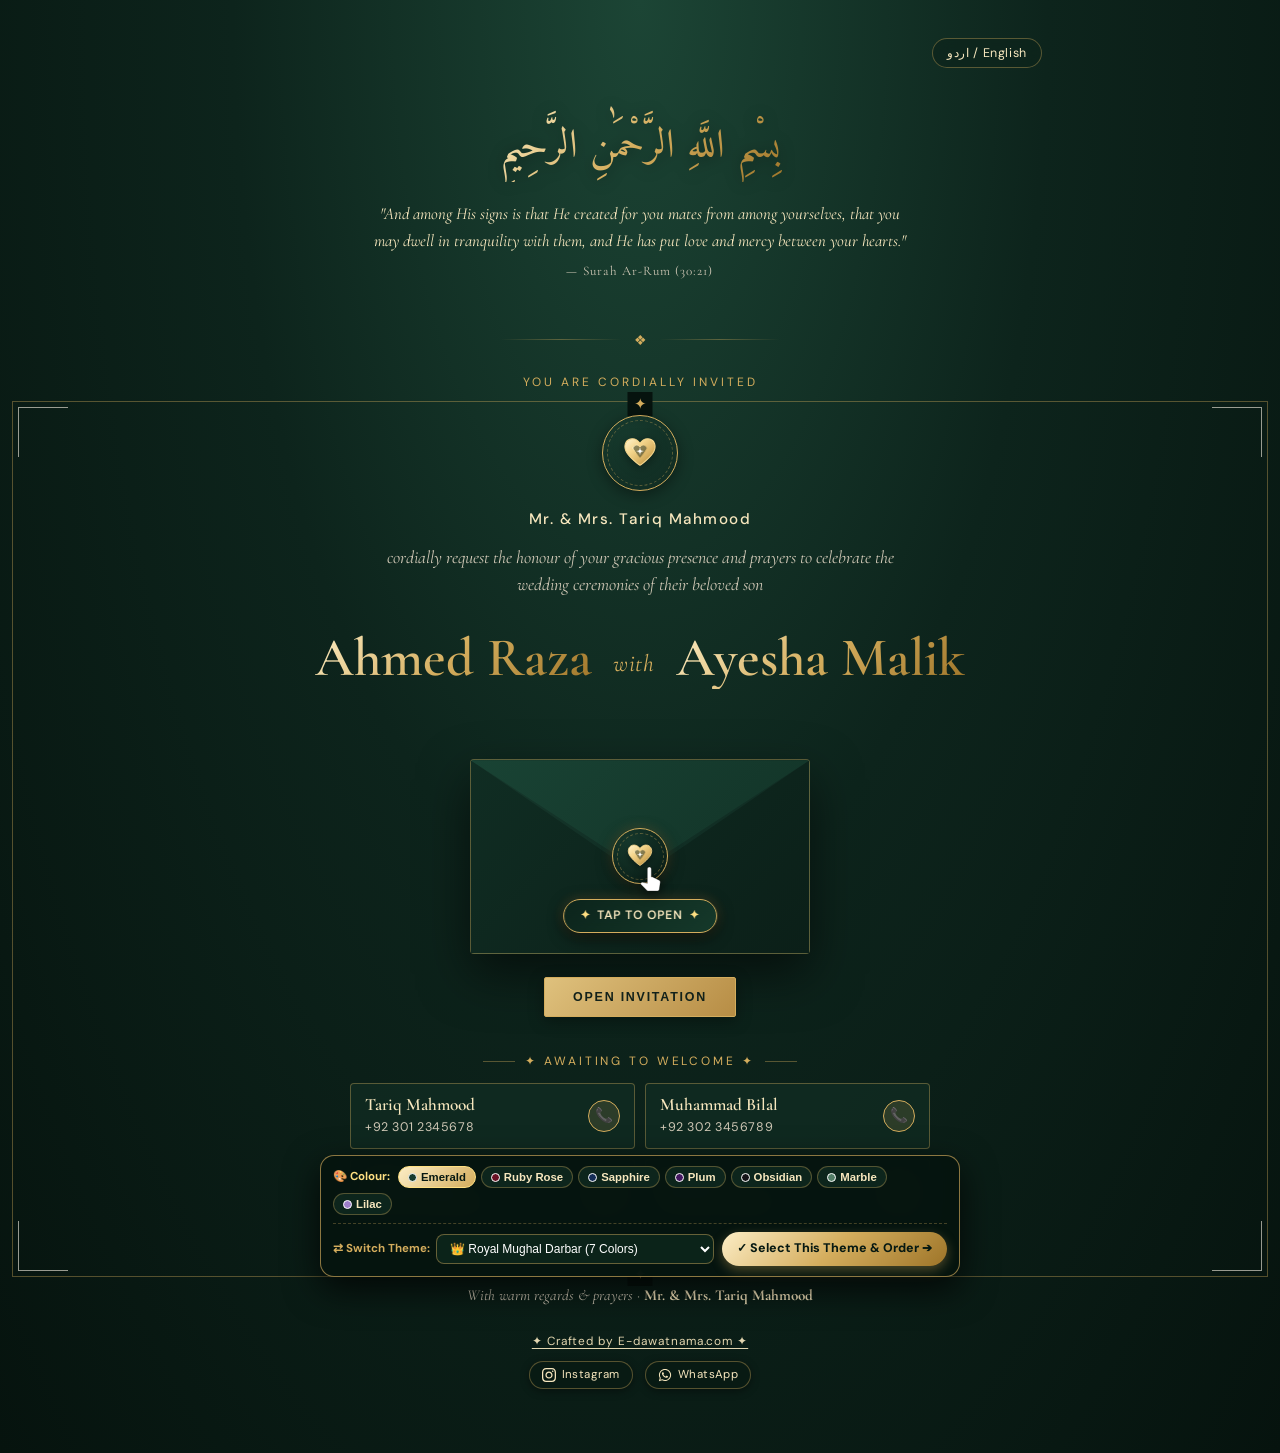
<file: ahmed-and-ayesha.html>
<!doctype html>
<html lang="en">
<head>
  <title>Ahmed &amp; Ayesha — Royal Wedding Invitation</title>
  <meta charset="utf-8">
  <meta name="viewport" content="width=device-width, initial-scale=1, viewport-fit=cover">
  <meta name="theme-color" content="#0d241c">
  <meta name="description" content="With the grace of Allah Almighty, you are cordially invited to celebrate the royal wedding ceremonies of Ahmed &amp; Ayesha.">
  <meta property="og:site_name" content="E-Dawatnama">
  <meta property="og:title" content="Ahmed &amp; Ayesha — Royal Wedding Invitation">
  <meta property="og:description" content="With the grace of Allah Almighty, you are cordially invited to celebrate the royal wedding ceremonies of Ahmed &amp; Ayesha.">
  <meta property="og:type" content="website">
  <meta property="og:image" content="https://e-dawatnama.com/assets/baraat-scene.jpg">
  <meta property="og:image:type" content="image/jpeg">
  <meta name="twitter:card" content="summary_large_image">
  <meta name="twitter:title" content="Ahmed &amp; Ayesha — Royal Wedding Invitation">
  <meta name="twitter:description" content="With the grace of Allah Almighty, you are cordially invited to celebrate the royal wedding ceremonies of Ahmed &amp; Ayesha.">
  <meta name="twitter:image" content="https://e-dawatnama.com/assets/baraat-scene.jpg">
  <link rel="icon" type="image/svg+xml" href="assets/favicon.svg">
  <link rel="preload" as="image" href="assets/mehndi-scene.jpg">
  <link rel="preload" as="image" href="assets/mehndi-scene-2.jpg">
  <link rel="preload" as="image" href="assets/baraat-scene.jpg">
  <link rel="preload" as="image" href="assets/baraat-scene-2.jpg">
  <link rel="preload" as="image" href="assets/walima-scene.jpg">
  <link rel="preload" as="image" href="assets/walima-scene-2.jpg?v=2">
  <link rel="preconnect" href="https://fonts.googleapis.com">
  <link rel="preconnect" href="https://fonts.gstatic.com" crossorigin>
  <link href="https://fonts.googleapis.com/css2?family=Amiri:ital,wght@0,400;0,700;1,400&family=Cormorant+Garamond:ital,wght@0,400;0,500;0,600;0,700;1,400;1,600&family=DM+Sans:ital,wght@0,400;0,500;0,600;0,700;1,400&family=Noto+Nastaliq+Urdu:wght@400;500;600;700&display=swap" rel="stylesheet">

  <style>
    :root, [data-theme="emerald"] {
      --theme-bg-base: #06130e;
      --theme-bg-gradient: radial-gradient(ellipse at 50% 0%, #1c4535 0%, #0d241c 45%, #06130e 100%);
      --theme-card-bg: #112d23;
      --theme-card-hover: #173b2e;
      --theme-card-surface: rgba(17, 45, 35, 0.72);
      --theme-panel-bg: linear-gradient(145deg, #133328 0%, #0c2018 100%);
      --theme-env-body: linear-gradient(145deg, #16382c 0%, #0d261e 100%);
      --theme-env-pocket: linear-gradient(135deg, #102d23 0%, #0b1f18 100%);
      --theme-env-flap: linear-gradient(135deg, #194334 0%, #123327 100%);
      --theme-seal-bg: radial-gradient(circle at 35% 30%, #173b2e 0%, #0d241c 65%, #06130e 100%);
      --theme-seal-border: #d4ad5d;
      --theme-gold-primary: #d4ad5d;
      --theme-gold-bright: #ffe082;
      --theme-gold-light: #f7e7be;
      --theme-gold-dark: #8c6a23;
      --theme-gold-gradient: linear-gradient(135deg, #fcedc5 0%, #d4ad5d 50%, #9e7529 100%);
      --theme-gold-line: rgba(212, 173, 93, 0.38);
      --theme-pill-bg: linear-gradient(135deg, rgba(12, 36, 27, 0.97), rgba(22, 58, 44, 0.97));
      --theme-ctrl-btn-bg: rgba(13, 36, 28, 0.7);
      --theme-ctrl-btn-hover: rgba(19, 51, 40, 0.9);
      --theme-banner-bg: linear-gradient(135deg, rgba(19, 54, 41, 0.92), rgba(10, 31, 23, 0.92));
    }

    [data-theme="ruby"] {
      --theme-bg-base: #140307;
      --theme-bg-gradient: radial-gradient(ellipse at 50% 0%, #4a0f1d 0%, #25070f 45%, #140307 100%);
      --theme-card-bg: #2d0b14;
      --theme-card-hover: #42111e;
      --theme-card-surface: rgba(45, 11, 20, 0.78);
      --theme-panel-bg: linear-gradient(145deg, #380d19 0%, #1d050c 100%);
      --theme-env-body: linear-gradient(145deg, #3d0e1b 0%, #20060d 100%);
      --theme-env-pocket: linear-gradient(135deg, #2c0913 0%, #180408 100%);
      --theme-env-flap: linear-gradient(135deg, #4d1323 0%, #2c0913 100%);
      --theme-seal-bg: radial-gradient(circle at 35% 30%, #42111e 0%, #2d0b14 65%, #140307 100%);
      --theme-seal-border: #d4ad5d;
      --theme-gold-primary: #e6a782;
      --theme-gold-bright: #ffd2ba;
      --theme-gold-light: #fbe6db;
      --theme-gold-dark: #a15833;
      --theme-gold-gradient: linear-gradient(135deg, #fff0e8 0%, #e6a782 50%, #b36339 100%);
      --theme-gold-line: rgba(230, 167, 130, 0.42);
      --theme-pill-bg: linear-gradient(135deg, rgba(45, 11, 20, 0.97), rgba(65, 17, 30, 0.97));
      --theme-ctrl-btn-bg: rgba(45, 11, 20, 0.75);
      --theme-ctrl-btn-hover: rgba(65, 17, 30, 0.9);
      --theme-banner-bg: linear-gradient(135deg, rgba(60, 15, 27, 0.92), rgba(35, 9, 16, 0.92));
    }

    [data-theme="sapphire"] {
      --theme-bg-base: #030813;
      --theme-bg-gradient: radial-gradient(ellipse at 50% 0%, #122c54 0%, #091730 45%, #030813 100%);
      --theme-card-bg: #0f2242;
      --theme-card-hover: #17335e;
      --theme-card-surface: rgba(15, 34, 66, 0.78);
      --theme-panel-bg: linear-gradient(145deg, #12284d 0%, #07152b 100%);
      --theme-env-body: linear-gradient(145deg, #15305c 0%, #081730 100%);
      --theme-env-pocket: linear-gradient(135deg, #0e2242 0%, #050f20 100%);
      --theme-env-flap: linear-gradient(135deg, #1a3c73 0%, #0e2242 100%);
      --theme-seal-bg: radial-gradient(circle at 35% 30%, #17335e 0%, #0f2242 65%, #030813 100%);
      --theme-seal-border: #d4ad5d;
      --theme-gold-primary: #e0b862;
      --theme-gold-bright: #ffe699;
      --theme-gold-light: #fcf1d4;
      --theme-gold-dark: #916e25;
      --theme-gold-gradient: linear-gradient(135deg, #fef6df 0%, #e0b862 50%, #9c7324 100%);
      --theme-gold-line: rgba(224, 184, 98, 0.42);
      --theme-pill-bg: linear-gradient(135deg, rgba(14, 32, 60, 0.97), rgba(20, 48, 90, 0.97));
      --theme-ctrl-btn-bg: rgba(14, 32, 60, 0.75);
      --theme-ctrl-btn-hover: rgba(22, 50, 92, 0.9);
      --theme-banner-bg: linear-gradient(135deg, rgba(20, 48, 90, 0.92), rgba(10, 24, 46, 0.92));
    }

    [data-theme="plum"] {
      --theme-bg-base: #0b0310;
      --theme-bg-gradient: radial-gradient(ellipse at 50% 0%, #35104d 0%, #1e092b 45%, #0b0310 100%);
      --theme-card-bg: #270e38;
      --theme-card-hover: #381550;
      --theme-card-surface: rgba(39, 14, 56, 0.78);
      --theme-panel-bg: linear-gradient(145deg, #301145 0%, #170521 100%);
      --theme-env-body: linear-gradient(145deg, #35124c 0%, #1a0826 100%);
      --theme-env-pocket: linear-gradient(135deg, #250b36 0%, #12041c 100%);
      --theme-env-flap: linear-gradient(135deg, #441761 0%, #250b36 100%);
      --theme-seal-bg: radial-gradient(circle at 35% 30%, #381550 0%, #270e38 65%, #0b0310 100%);
      --theme-seal-border: #d4ad5d;
      --theme-gold-primary: #dcb06b;
      --theme-gold-bright: #ffe3a8;
      --theme-gold-light: #faedd7;
      --theme-gold-dark: #916829;
      --theme-gold-gradient: linear-gradient(135deg, #fff3dc 0%, #dcb06b 50%, #946828 100%);
      --theme-gold-line: rgba(220, 176, 107, 0.42);
      --theme-pill-bg: linear-gradient(135deg, rgba(35, 12, 50, 0.97), rgba(52, 18, 74, 0.97));
      --theme-ctrl-btn-bg: rgba(35, 12, 50, 0.75);
      --theme-ctrl-btn-hover: rgba(55, 18, 78, 0.9);
      --theme-banner-bg: linear-gradient(135deg, rgba(50, 16, 70, 0.92), rgba(28, 9, 39, 0.92));
    }

    /* Theme 5: Royal Obsidian & 24K Gold Foil (Inspired by Samples 9 & 5) */
    [data-theme="obsidian"] {
      --theme-bg-base: #060608;
      --theme-bg-gradient: radial-gradient(ellipse at 50% 0%, #1f1c16 0%, #0d0c0e 45%, #050507 100%);
      --theme-card-bg: #141317;
      --theme-card-hover: #222026;
      --theme-card-surface: rgba(20, 19, 23, 0.88);
      --theme-panel-bg: linear-gradient(145deg, #19181d 0%, #09090b 100%);
      --theme-env-body: linear-gradient(145deg, #1d1b22 0%, #0c0b0e 100%);
      --theme-env-pocket: linear-gradient(135deg, #141318 0%, #070709 100%);
      --theme-env-flap: linear-gradient(135deg, #26242d 0%, #141318 100%);
      --theme-seal-bg: radial-gradient(circle at 35% 30%, #222026 0%, #141317 65%, #060608 100%);
      --theme-seal-border: #d4ad5d;
      --theme-gold-primary: #f0c05a;
      --theme-gold-bright: #ffe685;
      --theme-gold-light: #fff5d1;
      --theme-gold-dark: #a87e22;
      --theme-gold-gradient: linear-gradient(135deg, #fff8dc 0%, #f0c05a 50%, #b8861d 100%);
      --theme-gold-line: rgba(240, 192, 90, 0.45);
      --theme-pill-bg: linear-gradient(135deg, rgba(20, 19, 23, 0.98), rgba(35, 33, 40, 0.98));
      --theme-ctrl-btn-bg: rgba(20, 19, 23, 0.85);
      --theme-ctrl-btn-hover: rgba(38, 36, 44, 0.95);
      --theme-banner-bg: linear-gradient(135deg, rgba(35, 33, 40, 0.95), rgba(16, 15, 18, 0.95));
    }

    /* Theme 6: Carrara Marble & Botanical Sage (Inspired by Samples 7 & 1) */
    [data-theme="marble"] {
      --theme-bg-base: #0a1410;
      --theme-bg-gradient: radial-gradient(ellipse at 50% 0%, #1b3328 0%, #10211a 45%, #08120e 100%);
      --theme-card-bg: #142920;
      --theme-card-hover: #1c382c;
      --theme-card-surface: rgba(20, 41, 32, 0.78);
      --theme-panel-bg: linear-gradient(145deg, #183327 0%, #0d1c15 100%);
      --theme-env-body: linear-gradient(145deg, #1d3a2d 0%, #0f2118 100%);
      --theme-env-pocket: linear-gradient(135deg, #142a20 0%, #0a1711 100%);
      --theme-env-flap: linear-gradient(135deg, #244637 0%, #142a20 100%);
      --theme-seal-bg: radial-gradient(circle at 35% 30%, #1c382c 0%, #142920 65%, #0a1410 100%);
      --theme-seal-border: #d4ad5d;
      --theme-gold-primary: #d6bc7a;
      --theme-gold-bright: #f0dea4;
      --theme-gold-light: #f7eed3;
      --theme-gold-dark: #8c753b;
      --theme-gold-gradient: linear-gradient(135deg, #faf5e6 0%, #d6bc7a 50%, #998144 100%);
      --theme-gold-line: rgba(214, 188, 122, 0.42);
      --theme-pill-bg: linear-gradient(135deg, rgba(16, 33, 26, 0.97), rgba(28, 56, 44, 0.97));
      --theme-ctrl-btn-bg: rgba(16, 33, 26, 0.75);
      --theme-ctrl-btn-hover: rgba(28, 56, 44, 0.9);
      --theme-banner-bg: linear-gradient(135deg, rgba(28, 56, 44, 0.92), rgba(14, 29, 23, 0.92));
    }

    /* Theme 7: Kashmiri Lilac & Lavender Wisteria (Inspired by Samples 10 & 2) */
    [data-theme="lilac"] {
      --theme-bg-base: #0f081c;
      --theme-bg-gradient: radial-gradient(ellipse at 50% 0%, #301a52 0%, #1a0e2e 45%, #0c0617 100%);
      --theme-card-bg: #22143d;
      --theme-card-hover: #321e57;
      --theme-card-surface: rgba(34, 20, 61, 0.8);
      --theme-panel-bg: linear-gradient(145deg, #2a184a 0%, #150b26 100%);
      --theme-env-body: linear-gradient(145deg, #2f1b54 0%, #180d2c 100%);
      --theme-env-pocket: linear-gradient(135deg, #20133b 0%, #110920 100%);
      --theme-env-flap: linear-gradient(135deg, #3d236b 0%, #20133b 100%);
      --theme-seal-bg: radial-gradient(circle at 35% 30%, #321e57 0%, #22143d 65%, #0f081c 100%);
      --theme-seal-border: #d4ad5d;
      --theme-gold-primary: #dec07d;
      --theme-gold-bright: #f5dc9e;
      --theme-gold-light: #faecd0;
      --theme-gold-dark: #917537;
      --theme-gold-gradient: linear-gradient(135deg, #fdf8ee 0%, #dec07d 50%, #997b39 100%);
      --theme-gold-line: rgba(222, 192, 125, 0.42);
      --theme-pill-bg: linear-gradient(135deg, rgba(30, 18, 54, 0.97), rgba(46, 28, 80, 0.97));
      --theme-ctrl-btn-bg: rgba(30, 18, 54, 0.75);
      --theme-ctrl-btn-hover: rgba(48, 29, 84, 0.9);
      --theme-banner-bg: linear-gradient(135deg, rgba(46, 28, 80, 0.92), rgba(24, 14, 43, 0.92));
    }

    /* ==============================================================
       THEME 8: NOOR-E-NIKKAH · PEARL IVORY & 24K CHAMPAGNE GOLD
       ============================================================== */
    [data-theme="ivory"], [data-theme="nikkah"] {
      --theme-bg-base: #141009;
      --theme-bg-gradient: radial-gradient(ellipse at 50% 0%, #2e2414 0%, #17120a 50%, #0a0805 100%);
      --theme-card-bg: #211a10;
      --theme-card-hover: #302617;
      --theme-card-surface: rgba(33, 26, 16, 0.85);
      --theme-panel-bg: linear-gradient(145deg, #281f13 0%, #141009 100%);
      --theme-env-body: linear-gradient(145deg, #2e2416 0%, #18120b 100%);
      --theme-env-pocket: linear-gradient(135deg, #221a0f 0%, #120e07 100%);
      --theme-env-flap: linear-gradient(135deg, #3d301c 0%, #20180d 100%);
      --theme-seal-bg: radial-gradient(circle at 35% 30%, #302617 0%, #211a10 65%, #141009 100%);
      --theme-seal-border: #d4ad5d;
      --theme-gold-primary: #e0b852;
      --theme-gold-bright: #ffe8a8;
      --theme-gold-light: #fff5db;
      --theme-gold-dark: #8f6c18;
      --theme-gold-gradient: linear-gradient(135deg, #fff2cc 0%, #e0b852 45%, #a87d1f 75%, #f7e2a9 100%);
      --theme-gold-line: rgba(224, 184, 82, 0.45);
      --theme-pill-bg: linear-gradient(135deg, rgba(38, 30, 18, 0.97), rgba(24, 18, 10, 0.97));
      --theme-ctrl-btn-bg: rgba(38, 30, 18, 0.75);
      --theme-ctrl-btn-hover: rgba(58, 46, 28, 0.9);
      --theme-banner-bg: linear-gradient(135deg, rgba(58, 46, 28, 0.92), rgba(28, 22, 12, 0.92));
    }


    /* ==============================================================
       THEME 8: THE ROYAL MUGHAL SHAHI FARMAN (IMPERIAL SCROLL)
       ============================================================== */
    [data-theme="farman"] {
      --theme-bg-base: #110408;
      --theme-bg-gradient: radial-gradient(circle at 50% 15%, #290913 0%, #15050a 55%, #080204 100%);
      --theme-card-bg: #1e0912;
      --theme-card-hover: #2d0e1b;
      --theme-panel-bg: linear-gradient(145deg, #240c14 0%, #120408 100%);
      --theme-env-body: linear-gradient(145deg, #2a0e17 0%, #14050a 100%);
      --theme-env-pocket: linear-gradient(135deg, #220911 0%, #0e0306 100%);
      --theme-env-flap: linear-gradient(135deg, #381320 0%, #200910 100%);
      --theme-seal-bg: radial-gradient(circle at 35% 30%, #2d0e1b 0%, #1e0912 65%, #110408 100%);
      --theme-seal-border: #d4ad5d;
      --theme-gold-primary: #d4ad5d;
      --theme-gold-bright: #fae5a3;
      --theme-gold-light: #fef4dc;
      --theme-gold-dark: #8c6420;
      --theme-gold-gradient: linear-gradient(135deg, #fae5a3 0%, #d4ad5d 50%, #8c6420 100%);
      --theme-gold-line: rgba(212, 173, 93, 0.45);
      --theme-pill-bg: linear-gradient(135deg, rgba(36, 12, 20, 0.97), rgba(20, 6, 11, 0.97));
      --theme-ctrl-btn-bg: rgba(36, 12, 20, 0.75);
      --theme-ctrl-btn-hover: rgba(56, 19, 32, 0.9);
      --theme-banner-bg: linear-gradient(135deg, rgba(56, 19, 32, 0.92), rgba(24, 7, 13, 0.92));
    }

    /* Farman Specific Viewport & Scroll Styling */
    .farman-viewport {
      width: 100%;
      max-width: 620px;
      margin: 0 auto;
      position: relative;
      display: flex;
      flex-direction: column;
      align-items: center;
    }

    /* Stage 1: The Sealed Scroll Cover */
    .farman-sealed-stage {
      display: flex;
      flex-direction: column;
      align-items: center;
      text-align: center;
      width: 100%;
      padding: 30px 10px 50px;
      transition: opacity 0.5s ease, transform 0.5s ease;
    }
    .farman-sealed-stage.hidden {
      display: none;
    }

    .farman-cover-bismillah {
      font-family: var(--arabic);
      font-size: 26px;
      color: #fae5a3;
      letter-spacing: 2px;
      margin-bottom: 8px;
      text-shadow: 0 2px 10px rgba(212, 173, 93, 0.4);
    }
    .farman-cover-title {
      font-family: var(--urdu), var(--serif);
      font-size: clamp(28px, 6.5vw, 38px);
      font-weight: 700;
      color: #ffffff;
      line-height: 1.35;
      margin-bottom: 6px;
      text-shadow: 0 4px 18px rgba(0,0,0,0.7);
    }
    .farman-cover-sub {
      font-size: 15px;
      color: #d8c29d;
      margin-bottom: 30px;
      line-height: 1.6;
    }

    .farman-rolled-cylinder-wrap {
      position: relative;
      width: 330px;
      max-width: 88vw;
      height: 130px;
      margin: 20px auto 35px;
      cursor: pointer;
    }
    .farman-spindle-rod {
      position: absolute;
      top: 50%;
      left: -22px;
      right: -22px;
      height: 16px;
      transform: translateY(-50%);
      background: linear-gradient(180deg, #ffd98a 0%, #a8792e 50%, #523a10 100%);
      border-radius: 10px;
      box-shadow: 0 8px 24px rgba(0, 0, 0, 0.8);
      z-index: 1;
    }
    .farman-spindle-finial {
      position: absolute;
      width: 26px;
      height: 26px;
      background: radial-gradient(circle at 35% 35%, #fff0cc, #d4ad5d 65%, #664714 100%);
      border-radius: 50%;
      border: 2px solid #fff5db;
      box-shadow: 0 4px 10px rgba(0, 0, 0, 0.6);
      top: 50%;
      transform: translateY(-50%);
    }
    .finial-left { left: -30px; }
    .finial-right { right: -30px; }

    .farman-scroll-cylinder {
      position: absolute;
      inset: 0;
      border-radius: 14px;
      background: 
        linear-gradient(180deg, 
          #a88950 0%, 
          #faecd0 20%, 
          #fffaf0 45%, 
          #eedabb 75%, 
          #967439 100%);
      box-shadow: 
        inset 0 6px 12px rgba(255, 255, 255, 0.6),
        inset 0 -6px 16px rgba(0, 0, 0, 0.45),
        0 18px 40px rgba(0, 0, 0, 0.85);
      z-index: 2;
      display: flex;
      align-items: center;
      justify-content: center;
    }

    .farman-ribbon-band {
      position: absolute;
      top: 0; bottom: 0;
      left: 45%; right: 45%;
      width: 65px;
      margin: 0 auto;
      background: linear-gradient(90deg, #4f0814 0%, #871529 35%, #bd243c 50%, #871529 65%, #4f0814 100%);
      border-left: 2px solid #ffd57a;
      border-right: 2px solid #ffd57a;
      box-shadow: 0 4px 14px rgba(0, 0, 0, 0.6);
      z-index: 3;
    }

    .farman-wax-seal-btn {
      position: absolute;
      top: 50%;
      left: 50%;
      transform: translate(-50%, -50%);
      width: 96px;
      height: 96px;
      border-radius: 50%;
      background: radial-gradient(circle at 35% 30%, #e63946 0%, #a81324 55%, #4d050e 100%);
      border: 3px solid #ffde8a;
      box-shadow: 
        0 10px 30px rgba(0, 0, 0, 0.8),
        0 0 35px rgba(230, 57, 70, 0.55),
        inset 0 3px 6px rgba(255, 255, 255, 0.5),
        inset 0 -4px 8px rgba(0, 0, 0, 0.6);
      z-index: 10;
      cursor: pointer;
      display: flex;
      flex-direction: column;
      align-items: center;
      justify-content: center;
      animation: farmanSealPulse 2.4s infinite ease-in-out;
      transition: transform 0.25s ease;
    }
    .farman-wax-seal-btn:hover {
      transform: translate(-50%, -50%) scale(1.08);
    }
    @keyframes farmanSealPulse {
      0%, 100% {
        box-shadow: 0 10px 30px rgba(0,0,0,0.8), 0 0 25px rgba(230, 57, 70, 0.45);
      }
      50% {
        box-shadow: 0 14px 40px rgba(0,0,0,0.9), 0 0 45px rgba(250, 229, 163, 0.7);
      }
    }

    .seal-inner-monogram {
      font-family: var(--arabic);
      font-size: 26px;
      color: #fff2cc;
      text-shadow: 0 1px 3px rgba(0,0,0,0.6);
      line-height: 1;
    }
    .seal-inner-label {
      font-size: 9.5px;
      font-weight: 700;
      letter-spacing: 1px;
      color: #ffdca8;
      text-transform: uppercase;
      margin-top: 2px;
    }

    .farman-seal-prompt-pill {
      background: linear-gradient(135deg, rgba(74, 18, 32, 0.92), rgba(30, 8, 14, 0.92));
      border: 1.5px solid #d4ad5d;
      padding: 10px 24px;
      border-radius: 40px;
      color: #fae5a3;
      font-size: 15px;
      font-weight: 700;
      cursor: pointer;
      box-shadow: 0 6px 20px rgba(0, 0, 0, 0.6);
      animation: farmanBouncePrompt 2s infinite ease-in-out;
      display: inline-flex;
      align-items: center;
      gap: 8px;
    }
    @keyframes farmanBouncePrompt {
      0%, 100% { transform: translateY(0); }
      50% { transform: translateY(-5px); }
    }

    /* Stage 2: The Unrolled Manuscript */
    .farman-unrolled-stage {
      display: none;
      width: 100%;
      flex-direction: column;
      align-items: center;
      animation: unrollFarmanAnim 1.2s cubic-bezier(0.2, 0.9, 0.3, 1) forwards;
      transform-origin: top center;
    }
    .farman-unrolled-stage.visible {
      display: flex;
    }
    @keyframes unrollFarmanAnim {
      0% {
        opacity: 0;
        transform: scaleY(0.2) translateY(-40px);
      }
      100% {
        opacity: 1;
        transform: scaleY(1) translateY(0);
      }
    }

    .farman-top-roller {
      position: sticky;
      top: 10px;
      width: 104%;
      height: 22px;
      background: linear-gradient(180deg, #ffd98a 0%, #b88628 45%, #59390f 100%);
      border-radius: 12px;
      box-shadow: 0 10px 25px rgba(0, 0, 0, 0.8);
      z-index: 50;
      display: flex;
      justify-content: space-between;
      align-items: center;
      padding: 0 12px;
    }
    .farman-roller-tassel {
      width: 24px;
      height: 48px;
      background: linear-gradient(180deg, #d4ad5d 0%, #871529 40%, #520b17 100%);
      clip-path: polygon(30% 0%, 70% 0%, 100% 100%, 0% 100%);
      box-shadow: 0 4px 8px rgba(0,0,0,0.5);
      margin-top: 24px;
    }

    .farman-parchment-sheet {
      width: 100%;
      background: radial-gradient(circle at 50% 12%, #fffef8 0%, #fbf3df 50%, #f0dec0 100%);
      color: #2b1810;
      border: 3px solid #b88628;
      border-radius: 4px;
      box-shadow: 
        0 25px 60px rgba(0, 0, 0, 0.85),
        inset 0 0 50px rgba(184, 134, 40, 0.2);
      position: relative;
      padding: 40px 26px 50px;
      margin: -10px 0 0;
      text-align: center;
      overflow: hidden;
    }

    .farman-illuminated-arch {
      width: 100%;
      max-width: 440px;
      margin: 0 auto 16px;
      display: flex;
      flex-direction: column;
      align-items: center;
    }
    .farman-arch-svg {
      width: 100%;
      height: auto;
      filter: drop-shadow(0 2px 4px rgba(0,0,0,0.15));
    }

    .farman-bismillah-text {
      font-family: var(--arabic);
      font-size: 28px;
      color: #7a1526;
      margin: 10px 0 8px;
      letter-spacing: 1.5px;
    }
    .farman-decree-badge {
      display: inline-block;
      background: linear-gradient(90deg, #7a1526, #a81c34, #7a1526);
      color: #ffffff;
      font-family: var(--serif);
      font-size: 13px;
      font-weight: 800;
      letter-spacing: 3px;
      padding: 5px 22px;
      border-radius: 20px;
      box-shadow: 0 4px 12px rgba(122, 21, 38, 0.35);
      margin-bottom: 12px;
      text-transform: uppercase;
    }
    .farman-intro-ayah {
      font-size: 15px;
      line-height: 1.8;
      color: #59392b;
      margin-bottom: 22px;
      padding: 0 10px;
    }

    .farman-proclamation-box {
      border-top: 1.5px solid #d4ad5d;
      border-bottom: 1.5px solid #d4ad5d;
      padding: 18px 10px;
      margin-bottom: 25px;
      background: rgba(212, 173, 93, 0.08);
    }
    .farman-host-title {
      font-size: 16px;
      color: #59392b;
      margin-bottom: 8px;
      line-height: 1.6;
    }
    .farman-couple-title {
      font-family: var(--serif), var(--urdu);
      font-size: clamp(26px, 5.5vw, 34px);
      font-weight: 800;
      color: #7a1526;
      line-height: 1.35;
      text-shadow: 0 1px 2px rgba(255,255,255,0.8);
    }

    .farman-chapters-wrap {
      display: flex;
      flex-direction: column;
      gap: 16px;
      margin-bottom: 28px;
    }
    .farman-chapter-card {
      background: rgba(255, 255, 255, 0.72);
      border: 1.5px solid #c99f4d;
      border-radius: 12px;
      padding: 16px 18px;
      text-align: inherit;
      position: relative;
      box-shadow: 0 4px 12px rgba(0, 0, 0, 0.06);
    }
    .farman-chapter-badge {
      display: flex;
      align-items: center;
      gap: 8px;
      font-size: 19px;
      font-weight: 700;
      color: #7a1526;
      margin-bottom: 6px;
      border-bottom: 1px dashed #d4ad5d;
      padding-bottom: 6px;
    }
    .farman-chapter-date-row {
      font-size: 15px;
      font-weight: 600;
      color: #2b1810;
      margin: 4px 0;
    }
    .farman-chapter-venue-row {
      font-size: 14px;
      color: #59392b;
      margin-top: 4px;
    }

    .farman-astrolabe-clock {
      background: linear-gradient(135deg, #2b0b14 0%, #15050a 100%);
      border: 2px solid #d4ad5d;
      border-radius: 16px;
      padding: 18px;
      color: #f7f3ea;
      margin-bottom: 25px;
      box-shadow: 0 8px 24px rgba(0, 0, 0, 0.35);
    }
    .astrolabe-title {
      font-size: 15px;
      color: #fae5a3;
      font-weight: 700;
      margin-bottom: 12px;
      display: flex;
      align-items: center;
      justify-content: center;
      gap: 8px;
    }
    .farman-countdown-digits {
      display: flex;
      align-items: center;
      justify-content: center;
      gap: 12px;
    }
    .farman-digit-cell {
      display: flex;
      flex-direction: column;
      align-items: center;
    }
    .farman-digit-num {
      font-family: var(--serif);
      font-size: 26px;
      font-weight: 800;
      color: #fae5a3;
      line-height: 1;
    }
    .farman-digit-lbl {
      font-size: 11px;
      color: #d8c29d;
      margin-top: 4px;
    }

    .farman-actions-row {
      display: flex;
      flex-direction: column;
      gap: 10px;
      margin-bottom: 22px;
    }
    .farman-action-btn {
      background: linear-gradient(135deg, #7a1526 0%, #4a0a14 100%);
      border: 1.5px solid #d4ad5d;
      color: #ffffff;
      padding: 12px 20px;
      border-radius: 30px;
      font-size: 15px;
      font-weight: 700;
      text-decoration: none;
      display: flex;
      align-items: center;
      justify-content: center;
      gap: 10px;
      cursor: pointer;
      box-shadow: 0 4px 14px rgba(122, 21, 38, 0.4);
      transition: transform 0.2s ease;
    }
    .farman-action-btn:hover {
      transform: translateY(-2px);
    }

    .farman-reroll-btn {
      background: transparent;
      border: 1.5px solid #871529;
      color: #7a1526;
      padding: 8px 18px;
      border-radius: 20px;
      font-size: 13px;
      font-weight: 700;
      cursor: pointer;
      margin-top: 15px;
      display: inline-flex;
      align-items: center;
      gap: 6px;
    }
    .farman-reroll-btn:hover {
      background: rgba(122, 21, 38, 0.1);
    }

    .farman-bottom-roller {
      width: 104%;
      height: 22px;
      background: linear-gradient(180deg, #ffd98a 0%, #b88628 45%, #59390f 100%);
      border-radius: 12px;
      box-shadow: 0 10px 25px rgba(0, 0, 0, 0.8);
      margin-top: -6px;
      z-index: 50;
    }

    .about-demo-card[data-card-theme="farman"]::before {
      background: linear-gradient(90deg, #4a1220, #d4ad5d, #1a080e);
    }

    :root {
      --green-darkest: var(--theme-bg-base);
      --green-dark: var(--theme-card-bg);
      --green-card: var(--theme-card-bg);
      --green-card-hover: var(--theme-card-hover);
      --gold-primary: var(--theme-gold-primary);
      --gold-bright: var(--theme-gold-bright);
      --gold-light: var(--theme-gold-light);
      --gold-dark: var(--theme-gold-dark);
      --gold-gradient: var(--theme-gold-gradient);
      --gold-line: var(--theme-gold-line);
      --cream-ivory: #faf4e6;
      --cream-muted: #d0c8b6;
      --serif: "Cormorant Garamond", Garamond, Georgia, serif;
      --sans: "DM Sans", -apple-system, BlinkMacSystemFont, "Segoe UI", Roboto, sans-serif;
      --arabic: "Amiri", serif;
      --urdu: "Noto Nastaliq Urdu", serif;
      --transition: all 0.35s cubic-bezier(0.25, 1, 0.5, 1);
    }

    * {
      box-sizing: border-box;
      margin: 0;
      padding: 0;
      -webkit-tap-highlight-color: transparent;
    }

    html {
      scroll-behavior: auto;
    }

    body {
      background-color: var(--theme-bg-base);
      background-image: var(--theme-bg-gradient);
      color: var(--cream-ivory);
      font-family: var(--sans);
      min-height: 100vh;
      line-height: 1.6;
      overflow-x: hidden;
      display: flex;
      flex-direction: column;
    }

    button:focus-visible, a:focus-visible {
      outline: 2px solid var(--gold-light);
      outline-offset: 3px;
    }

    .page-frame {
      min-height: 100vh;
      width: 100%;
      max-width: 100vw;
      overflow-x: hidden;
      position: relative;
      padding: 2.2rem 1rem 3.5rem;
      display: flex;
      flex-direction: column;
      align-items: center;
    }

    .outer-border {
      position: fixed;
      inset: 12px;
      border: 1px solid var(--gold-line);
      pointer-events: none;
      z-index: 1;
    }

    .outer-border::before, .outer-border::after {
      content: "✦";
      position: absolute;
      color: var(--gold-primary);
      font-size: 15px;
      background: var(--green-darkest);
      padding: 0 6px;
    }
    .outer-border::before {
      top: -10px;
      left: 50%;
      transform: translateX(-50%);
    }
    .outer-border::after {
      bottom: -10px;
      left: 50%;
      transform: translateX(-50%);
    }

    .corner-ornament {
      position: fixed;
      width: 50px;
      height: 50px;
      border-color: var(--gold-primary);
      opacity: 0.6;
      pointer-events: none;
      z-index: 1;
    }
    .c-tl { top: 18px; left: 18px; border-top: 1px solid; border-left: 1px solid; }
    .c-tr { top: 18px; right: 18px; border-top: 1px solid; border-right: 1px solid; }
    .c-bl { bottom: 18px; left: 18px; border-bottom: 1px solid; border-left: 1px solid; }
    .c-br { bottom: 18px; right: 18px; border-bottom: 1px solid; border-right: 1px solid; }

    .top-controls {
      position: relative;
      z-index: 20;
      width: 100%;
      max-width: 820px;
      display: flex;
      justify-content: space-between;
      align-items: center;
      gap: 10px;
      margin-bottom: 1.5rem;
      padding: 0.2rem 0.5rem 0;
    }

    .top-controls-left,
    .top-controls-right {
      display: flex;
      align-items: center;
      gap: 8px;
    }

    .ctrl-btn {
      background: var(--theme-ctrl-btn-bg);
      border: 1px solid var(--gold-line);
      color: var(--gold-light);
      font-family: var(--sans);
      font-size: 0.78rem;
      padding: 6px 14px;
      border-radius: 20px;
      cursor: pointer;
      display: inline-flex;
      align-items: center;
      gap: 6px;
      backdrop-filter: blur(8px);
      transition: var(--transition);
      letter-spacing: 0.05em;
    }
    .ctrl-btn:hover {
      border-color: var(--gold-primary);
      background: var(--theme-ctrl-btn-hover);
      transform: translateY(-1px);
    }

    .main-canvas {
      position: relative;
      z-index: 10;
      width: 100%;
      min-width: 0;
      max-width: 780px;
      margin: 0 auto;
      display: flex;
      flex-direction: column;
      align-items: center;
      text-align: center;
    }

    .monogram-badge {
      width: 76px;
      height: 76px;
      border: 1.5px solid var(--gold-primary);
      border-radius: 50%;
      display: flex;
      align-items: center;
      justify-content: center;
      margin: 0.8rem auto 1rem;
      position: relative;
      background: radial-gradient(circle at 35% 30%, var(--theme-card-hover) 0%, var(--theme-card-bg) 80%);
      box-shadow: 0 4px 15px rgba(0, 0, 0, 0.4);
    }
    .monogram-badge::before {
      content: "";
      position: absolute;
      inset: 4px;
      border: 1px dashed var(--gold-line);
      border-radius: 50%;
    }
    .monogram-heart-svg {
      width: 36px;
      height: 36px;
      display: block;
      filter: drop-shadow(0 2px 6px rgba(0,0,0,0.45));
    }

    .bismillah-calligraphy {
      font-family: var(--arabic);
      font-size: clamp(2rem, 4.8vw, 2.5rem);
      line-height: 1.6;
      margin-top: 0.8rem;
      margin-bottom: 1.2rem;
      padding: 0.6rem 0.5rem 0.2rem;
      background: var(--gold-gradient);
      -webkit-background-clip: text;
      -webkit-text-fill-color: transparent;
      filter: drop-shadow(0 2px 8px rgba(0,0,0,0.4));
    }

    .quran-ayah {
      font-family: var(--serif);
      font-style: italic;
      color: var(--gold-light);
      font-size: 1.05rem;
      line-height: 1.6;
      max-width: 580px;
      margin: 0 auto 1.5rem;
      padding: 0 1rem;
    }
    .quran-reference {
      display: block;
      font-size: 0.82rem;
      font-style: normal;
      color: var(--cream-muted);
      margin-top: 0.4rem;
      letter-spacing: 0.08em;
    }

    .eyebrow-text {
      font-size: 0.75rem;
      letter-spacing: 0.25em;
      text-transform: uppercase;
      color: var(--gold-primary);
      margin-bottom: 0.6rem;
    }

    .hostline {
      font-size: 0.95rem;
      letter-spacing: 0.1em;
      color: var(--gold-light);
      margin-bottom: 0.4rem;
      font-weight: 500;
    }

    .request-text {
      font-family: var(--serif);
      font-style: italic;
      font-size: 1.12rem;
      color: var(--cream-muted);
      max-width: 520px;
      margin: 0.4rem auto 1.4rem;
      line-height: 1.5;
    }

    .couple-title {
      font-family: var(--serif);
      font-size: clamp(2.2rem, 5.8vw, 3.4rem);
      font-weight: 600;
      line-height: 1.15;
      margin: 0.4rem 0;
      color: var(--cream-ivory);
      word-break: keep-all;
    }
    .couple-title .ampersand {
      color: var(--gold-primary);
      font-style: italic;
      font-family: var(--serif);
      margin: 0 0.3rem;
    }
    .couple-title .couple-connector {
      display: inline-block;
      color: var(--gold-primary);
      font-size: 0.44em;
      font-style: italic;
      font-weight: 400;
      font-family: var(--serif);
      margin: 0 0.45rem;
      vertical-align: middle;
      text-transform: lowercase;
      letter-spacing: 0.04em;
    }
    body.lang-ur .couple-title .couple-connector {
      font-family: var(--urdu-font);
      font-size: 0.52em;
      font-style: normal;
      margin: 0 0.35rem;
      vertical-align: baseline;
      letter-spacing: normal;
    }
    .couple-fullname {
      background: var(--gold-gradient);
      -webkit-background-clip: text;
      -webkit-text-fill-color: transparent;
      display: inline-block;
      white-space: nowrap;
      max-width: 100%;
    }

    .m-divider {
      display: flex;
      align-items: center;
      justify-content: center;
      gap: 12px;
      width: 100%;
      max-width: 280px;
      margin: 1.4rem auto;
    }
    .m-divider::before, .m-divider::after {
      content: "";
      flex: 1;
      height: 1px;
      background: linear-gradient(to right, transparent, var(--gold-line), transparent);
    }
    .m-divider span {
      color: var(--gold-primary);
      font-size: 14px;
    }

    /* Envelope */
    .envelope-stage {
      height: 230px;
      width: min(340px, 88vw);
      position: relative;
      margin: 1.8rem auto 1.4rem;
      perspective: 1000px;
      filter: drop-shadow(0 20px 25px rgba(0,0,0,0.55));
    }

    .envelope {
      position: absolute;
      inset: 35px 0 0;
      background: var(--theme-env-body);
      border: 1px solid var(--gold-line);
      border-radius: 4px;
      overflow: visible;
    }

    .env-inner-pocket {
      position: absolute;
      inset: 0;
      background: var(--theme-env-pocket);
      clip-path: polygon(0 0, 50% 60%, 100% 0, 100% 100%, 0 100%);
      z-index: 4;
      border-top: 1px solid var(--gold-line);
    }

    .env-flap {
      position: absolute;
      top: 0;
      left: 0;
      width: 100%;
      height: 110px;
      background: var(--theme-env-flap);
      clip-path: polygon(0 0, 100% 0, 50% 100%);
      transform-origin: top;
      transition: transform 0.85s cubic-bezier(0.2, 0.8, 0.2, 1);
      z-index: 5;
      border-bottom: 1px solid var(--gold-line);
    }

    .wax-seal {
      position: absolute;
      z-index: 6;
      left: 50%;
      top: 96px;
      transform: translate(-50%, -50%);
      width: 56px;
      height: 56px;
      border-radius: 50%;
      background: var(--theme-seal-bg);
      border: 1.5px solid var(--theme-seal-border);
      color: #3b2803;
      display: flex;
      align-items: center;
      justify-content: center;
      box-shadow: 0 4px 15px rgba(0, 0, 0, 0.65), 0 0 12px rgba(212, 173, 93, 0.28);
      cursor: pointer;
      transition: opacity 0.4s ease, transform 0.4s ease, box-shadow 0.3s ease;
    }
    .wax-seal::before {
      content: "";
      position: absolute;
      inset: 3.5px;
      border: 1px dashed var(--gold-line);
      border-radius: 50%;
      pointer-events: none;
    }
    .wax-seal:hover {
      transform: translate(-50%, -50%) scale(1.06);
      box-shadow: 0 6px 20px rgba(0, 0, 0, 0.75), 0 0 18px rgba(212, 173, 93, 0.5);
    }
    .wax-seal svg {
      width: 28px;
      height: 28px;
      display: block;
      filter: drop-shadow(0 2px 4px rgba(0,0,0,0.5));
    }

        .letter-slide {
      display: none !important;
    }

    /* ==============================================================
       ROYAL ENVELOPE GLOW REVEAL TRANSITION
       ============================================================== */
    /* Light beam emerging from inside the envelope pocket */
    .env-glow-burst {
      position: absolute;
      z-index: 3;
      left: 50%;
      top: 50px;
      transform: translate(-50%, -50%) scale(0.1);
      width: 130px;
      height: 80px;
      border-radius: 50%;
      background: radial-gradient(ellipse at center, #ffffff 0%, #fff8db 25%, #f4cb66 50%, #d4ad5d 75%, rgba(212, 173, 93, 0) 100%);
      opacity: 0;
      pointer-events: none;
      filter: blur(6px);
      transition: transform 0.75s cubic-bezier(0.15, 0.85, 0.35, 1), opacity 0.5s ease;
    }

    .envelope.open .env-glow-burst {
      opacity: 1;
      transform: translate(-50%, -85px) scale(3.5);
      filter: blur(14px);
    }

    /* Majestic Fullscreen Golden Glow Overlay */
    .royal-screen-glow {
      position: fixed;
      inset: 0;
      z-index: 99999;
      pointer-events: none;
      opacity: 0;
      background: radial-gradient(ellipse at 50% 50%, rgba(255, 252, 235, 0.98) 0%, rgba(252, 237, 197, 0.96) 42%, rgba(212, 173, 93, 0.92) 75%, rgba(13, 36, 28, 0.9) 100%);
      backdrop-filter: blur(16px);
      -webkit-backdrop-filter: blur(16px);
      transform: scale(0.85);
      transition: opacity 0.65s cubic-bezier(0.2, 0.8, 0.2, 1), transform 0.65s cubic-bezier(0.2, 0.8, 0.2, 1);
    }

    .royal-screen-glow.active {
      opacity: 1;
      transform: scale(1);
    }

    .royal-screen-glow.fade-out {
      opacity: 0;
      transform: scale(1.05);
      transition: opacity 0.55s ease, transform 0.55s ease;
    }

    .royal-glow-burst-core {
      position: absolute;
      top: 50%;
      left: 50%;
      transform: translate(-50%, -50%);
      width: 100vw;
      height: 100vh;
      background: radial-gradient(circle at center, #ffffff 0%, #fff8e1 30%, #f7dc8d 60%, transparent 100%);
      opacity: 0.92;
      filter: blur(20px);
      pointer-events: none;
    }

    .envelope.open .env-flap {
      transform: rotateX(180deg);
      z-index: 1;
    }
    .envelope.open .wax-seal {
      opacity: 0;
      transform: translate(-50%, -50%) scale(0.4);
      pointer-events: none;
    }
    .envelope.open .letter-slide {
      transform: translateY(-95px);
    }
    .envelope.open ~ .envelope-tutorial-overlay,
    .envelope.open .envelope-tutorial-overlay {
      opacity: 0 !important;
      pointer-events: none !important;
      transform: scale(0.85);
      transition: opacity 0.3s ease, transform 0.3s ease;
    }

    /* ==============================================================
       DECENT ENVELOPE TUTORIAL (Circle Wave Ripples + Animating Finger + Static Text)
       ============================================================== */
    .envelope-tutorial-overlay {
      position: absolute;
      inset: 0;
      pointer-events: none;
      z-index: 25;
      user-select: none;
      -webkit-user-select: none;
      transition: opacity 0.3s ease, transform 0.3s ease;
    }

    /* Good Expanding Circle Wave Ripples on Wax Seal */
    .tap-ripple-ring {
      position: absolute;
      left: 50%;
      top: 131px; /* 35px envelope inset + 96px wax seal center */
      width: 52px;
      height: 52px;
      border-radius: 50%;
      transform: translate(-50%, -50%) scale(0.8);
      border: 2px solid var(--gold-bright);
      box-shadow: 0 0 16px rgba(243, 229, 171, 0.65);
      pointer-events: none;
      opacity: 0;
      animation: tapWavePulse 2s ease-out infinite;
    }
    .tap-ripple-ring.delay {
      animation: tapWavePulseSecond 2s ease-out infinite;
    }

    @keyframes tapWavePulse {
      0%, 25% { transform: translate(-50%, -50%) scale(0.7); opacity: 0; }
      32% { transform: translate(-50%, -50%) scale(0.85); opacity: 0.95; }
      60% { transform: translate(-50%, -50%) scale(1.9); opacity: 0.35; }
      85%, 100% { transform: translate(-50%, -50%) scale(2.5); opacity: 0; }
    }

    @keyframes tapWavePulseSecond {
      0%, 45% { transform: translate(-50%, -50%) scale(0.7); opacity: 0; }
      52% { transform: translate(-50%, -50%) scale(0.85); opacity: 0.9; }
      75% { transform: translate(-50%, -50%) scale(1.85); opacity: 0.3; }
      95%, 100% { transform: translate(-50%, -50%) scale(2.4); opacity: 0; }
    }

    /* Animating Finger ONLY */
    .finger-tap-indicator {
      position: absolute;
      left: 50%;
      top: 131px;
      pointer-events: none;
      z-index: 26;
    }

    .finger-tap-glyph {
      position: absolute;
      left: -6px;
      top: 4px;
      width: 32px;
      height: 32px;
      fill: #ffffff !important;
      color: #ffffff;
      stroke: rgba(0, 0, 0, 0.35);
      stroke-width: 0.6px;
      stroke-linejoin: round;
      filter: drop-shadow(0 3px 6px rgba(0, 0, 0, 0.65));
      animation: gentleFingerTap 2s ease-in-out infinite;
    }

    @keyframes gentleFingerTap {
      0%, 100% {
        transform: translate(6px, 12px) scale(1);
        opacity: 0.95;
      }
      24% {
        transform: translate(1px, 2px) scale(1);
        opacity: 1;
      }
      32% {
        /* Soft tap onto wax seal center */
        transform: translate(-3px, -7px) scale(0.9);
        opacity: 1;
      }
      42% {
        /* Gentle rebound */
        transform: translate(-1px, -3px) scale(0.94);
      }
      52% {
        /* Second soft tap */
        transform: translate(-3px, -7px) scale(0.9);
      }
      68% {
        transform: translate(6px, 12px) scale(1);
        opacity: 0.95;
      }
    }

    html[dir="rtl"] .finger-tap-glyph {
      animation-name: gentleFingerTapUrdu;
    }
    @keyframes gentleFingerTapUrdu {
      0%, 100% {
        transform: translate(-6px, 12px) scaleX(-1) scale(1);
        opacity: 0.95;
      }
      24% {
        transform: translate(-1px, 2px) scaleX(-1) scale(1);
        opacity: 1;
      }
      32% {
        transform: translate(3px, -7px) scaleX(-1) scale(0.9);
        opacity: 1;
      }
      42% {
        transform: translate(1px, -3px) scaleX(-1) scale(0.94);
      }
      52% {
        transform: translate(3px, -7px) scaleX(-1) scale(0.9);
      }
      68% {
        transform: translate(-6px, 12px) scaleX(-1) scale(1);
        opacity: 0.95;
      }
    }

    /* Completely STATIONARY / Static Text Pill - DOES NOT MOVE */
    .static-instruction-pill {
      position: absolute;
      left: 50%;
      top: 175px;
      transform: translateX(-50%);
      background: var(--theme-pill-bg);
      border: 1px solid var(--gold-primary);
      color: var(--gold-light);
      font-family: var(--sans);
      font-size: 0.76rem;
      font-weight: 600;
      letter-spacing: 0.08em;
      text-transform: uppercase;
      padding: 6px 16px;
      border-radius: 999px;
      box-shadow: 0 4px 16px rgba(0, 0, 0, 0.8), 0 0 12px rgba(212, 173, 93, 0.3);
      white-space: nowrap;
      pointer-events: auto;
      cursor: pointer;
      display: inline-flex;
      align-items: center;
      gap: 6px;
      backdrop-filter: blur(8px);
      -webkit-backdrop-filter: blur(8px);
      transition: transform 0.2s ease, border-color 0.2s ease, box-shadow 0.2s ease;
    }
    .static-instruction-pill:hover {
      border-color: #fff;
      color: #fff;
      transform: translateX(-50%) scale(1.04);
      box-shadow: 0 6px 20px rgba(0, 0, 0, 0.85), 0 0 16px rgba(243, 229, 171, 0.6);
    }
    .tap-sparkle {
      color: var(--gold-bright);
      font-size: 0.72rem;
    }
    html[dir="rtl"] .static-instruction-pill {
      font-family: var(--urdu), var(--sans);
      letter-spacing: normal;
      font-size: 0.82rem;
    }

    /* Buttons */
    .gold-btn {
      border: 1px solid var(--gold-primary);
      background: linear-gradient(135deg, #dfc17d 0%, #b78d45 100%);
      color: #12211a;
      padding: 12px 28px;
      letter-spacing: 0.14em;
      text-transform: uppercase;
      font-size: 0.78rem;
      font-weight: 700;
      cursor: pointer;
      border-radius: 2px;
      transition: var(--transition);
      display: inline-flex;
      align-items: center;
      gap: 8px;
      text-decoration: none;
      box-shadow: 0 4px 15px rgba(0, 0, 0, 0.35);
    }
    .gold-btn:hover {
      transform: translateY(-2px);
      box-shadow: 0 8px 22px rgba(212, 173, 93, 0.28);
      background: linear-gradient(135deg, #eed293 0%, #c4994f 100%);
    }

    .outline-btn {
      border: 1px solid var(--gold-line);
      background: rgba(13, 36, 28, 0.4);
      color: var(--gold-light);
      padding: 11px 22px;
      font-size: 0.78rem;
      letter-spacing: 0.12em;
      text-transform: uppercase;
      cursor: pointer;
      border-radius: 2px;
      transition: var(--transition);
      display: inline-flex;
      align-items: center;
      gap: 8px;
      text-decoration: none;
    }
    .outline-btn:hover {
      border-color: var(--gold-primary);
      background: rgba(212, 173, 93, 0.12);
      transform: translateY(-1px);
    }

    .ceremonies-guide-banner {
      margin: 1rem auto 0.5rem;
      padding: 8px 16px;
      border-radius: 10px;
      background: var(--theme-banner-bg);
      border: 1.5px solid rgba(212, 173, 93, 0.65);
      box-shadow: 0 6px 20px rgba(0, 0, 0, 0.45), 0 0 14px rgba(212, 173, 93, 0.18);
      max-width: 560px;
      text-align: center;
    }
    .guide-banner-en {
      font-family: var(--sans);
      font-size: 0.74rem;
      font-weight: 700;
      letter-spacing: 0.08em;
      text-transform: uppercase;
      color: var(--gold-light);
    }
    .guide-banner-ur {
      font-family: var(--urdu);
      font-size: 0.92rem;
      color: var(--cream-ivory);
      margin-top: 2px;
      direction: rtl;
    }

    .event-cards-grid {
      display: grid;
      grid-template-columns: repeat(auto-fit, minmax(235px, 1fr));
      gap: 16px;
      width: 100%;
      margin: 1rem 0 2rem;
    }

    .event-card {
      position: relative;
      text-align: left;
      border: 1.5px solid rgba(212, 173, 93, 0.68);
      background: var(--theme-panel-bg);
      padding: 22px 20px 20px;
      min-height: 195px;
      cursor: pointer;
      color: var(--cream-ivory);
      transition: var(--transition);
      border-radius: 12px;
      display: flex;
      flex-direction: column;
      justify-content: space-between;
      box-shadow: 0 10px 26px rgba(0, 0, 0, 0.52), inset 0 1px 0 rgba(255, 255, 255, 0.1);
      box-sizing: border-box;
    }
    .event-card:hover,
    .event-card:focus-visible {
      transform: translateY(-4px);
      border-color: var(--gold-light);
      background: var(--theme-env-body);
      box-shadow: 0 12px 28px rgba(0, 0, 0, 0.6), 0 0 18px rgba(212, 173, 93, 0.28);
    }

    .event-card-header {
      display: flex;
      justify-content: space-between;
      align-items: center;
      margin-bottom: 10px;
    }
    .event-badge-num {
      color: var(--gold-primary);
      font-family: var(--serif);
      font-style: italic;
      font-size: 0.95rem;
      font-weight: 600;
    }
    .event-card-titles-row {
      display: flex;
      align-items: baseline;
      justify-content: space-between;
      gap: 10px;
    }
    .event-card-name {
      font-family: var(--serif);
      font-size: 1.75rem;
      font-weight: 600;
      line-height: 1.1;
      color: var(--cream-ivory);
    }
    .event-card-urdu {
      font-family: var(--urdu);
      font-size: 1.18rem;
      color: var(--gold-light);
      line-height: 1.2;
      direction: rtl;
    }
    .event-card-date {
      font-size: 0.82rem;
      font-weight: 500;
      letter-spacing: 0.06em;
      color: var(--cream-muted);
      margin-top: 14px;
      border-top: 1px dashed var(--gold-line);
      padding-top: 10px;
    }

    /* Prominent Gold Action Button inside each Ceremony Card */
    .event-card-cta-bar {
      position: relative;
      margin-top: 14px;
      padding: 10px 16px;
      border-radius: 999px;
      background: linear-gradient(135deg, #e5c985 0%, #b98e43 100%);
      border: 1px solid #fff3cf;
      color: #091c14;
      display: flex;
      align-items: center;
      justify-content: center;
      gap: 7px;
      font-family: var(--sans);
      font-size: 0.74rem;
      font-weight: 700;
      letter-spacing: 0.06em;
      text-transform: uppercase;
      box-shadow: 0 4px 12px rgba(0, 0, 0, 0.45);
      transition: transform 0.22s ease, box-shadow 0.22s ease, filter 0.22s ease;
    }
    .event-card:hover .event-card-cta-bar {
      filter: brightness(1.07);
      transform: scale(1.02);
      box-shadow: 0 6px 16px rgba(212, 173, 93, 0.45);
    }
    .cta-bar-text-ur {
      font-family: var(--urdu);
      font-size: 0.88rem;
      font-weight: 700;
      letter-spacing: normal;
      line-height: 1.1;
    }
    .cta-bar-arrow {
      font-size: 0.9rem;
      line-height: 1;
      transition: transform 0.25s ease;
    }
    .event-card:hover .cta-bar-arrow {
      transform: translateX(3px);
    }

    /* Subtle White Tapping Finger & Wave on the First Card's CTA Button */
    .card-cta-tutorial-anchor {
      position: absolute;
      right: 22px;
      bottom: -8px;
      width: 28px;
      height: 28px;
      pointer-events: none;
      z-index: 15;
    }
    .card-cta-wave {
      position: absolute;
      left: 8px;
      top: 4px;
      width: 32px;
      height: 32px;
      border-radius: 50%;
      transform: translate(-50%, -50%) scale(0.7);
      border: 2px solid rgba(255, 255, 255, 0.85);
      box-shadow: 0 0 12px rgba(247, 231, 190, 0.8);
      opacity: 0;
      animation: tapWavePulse 2s ease-out infinite;
    }
    .card-cta-finger {
      position: absolute;
      left: 0;
      top: 0;
      width: 26px;
      height: 26px;
      fill: #ffffff !important;
      stroke: rgba(0, 0, 0, 0.45);
      stroke-width: 0.7px;
      filter: drop-shadow(0 3px 6px rgba(0, 0, 0, 0.75));
      animation: gentleFingerTap 2s ease-in-out infinite;
    }

    /* ==============================================================
       EVENT DETAIL VIEW & SEQUENTIAL ENTRANCE CHOREOGRAPHY
       ============================================================== */
    .detail-container {
      width: 100%;
      max-width: 780px;
      margin: 0 auto;
      text-align: center;
    }

    .back-btn-row {
      display: flex;
      justify-content: flex-start;
      width: 100%;
      margin-bottom: 1.2rem;
    }

    .back-nav-btn {
      background: transparent;
      border: none;
      color: var(--gold-light);
      font-family: var(--sans);
      font-size: 0.85rem;
      letter-spacing: 0.12em;
      text-transform: uppercase;
      cursor: pointer;
      display: inline-flex;
      align-items: center;
      gap: 6px;
      padding: 6px 10px;
      transition: var(--transition);
    }
    .back-nav-btn:hover {
      color: #fff;
      transform: translateX(-3px);
    }

    .detail-panel {
      border: 1px solid var(--gold-line);
      background: var(--theme-panel-bg);
      padding: clamp(18px, 3.5vw, 34px);
      border-radius: 4px;
      position: relative;
      box-shadow: 0 15px 40px rgba(0, 0, 0, 0.55);
    }
    .detail-panel::before {
      content: "";
      position: absolute;
      inset: 8px;
      border: 1px solid rgba(212, 173, 93, 0.16);
      pointer-events: none;
    }

    .detail-title {
      font-family: var(--serif);
      font-size: clamp(2.2rem, 5vw, 3.2rem);
      font-weight: 600;
      color: var(--cream-ivory);
      line-height: 1.1;
      margin: 8px 0 2px;
    }

    .detail-urdu-title {
      font-family: var(--urdu);
      font-size: 1.65rem;
      color: var(--gold-light);
      direction: rtl;
      margin-bottom: 14px;
    }

    .detail-desc {
      font-family: var(--serif);
      font-size: 1.1rem;
      color: var(--cream-muted);
      max-width: 540px;
      margin: 1rem auto 1.4rem;
      line-height: 1.6;
    }

    /* Sequential Reveal Classes (Fast so content is visible during 1s scroll-to-top glide) */
    .seq-step {
      opacity: 1;
      animation: seqReveal 0.45s cubic-bezier(0.2, 0.8, 0.2, 1) both;
    }
    .seq-1 { animation-delay: 0.02s; }
    .seq-2 { animation-delay: 0.05s; }
    .seq-3 { animation-delay: 0.08s; }
    .seq-4 { animation-delay: 0.10s; }
    .seq-5 { animation-delay: 0.12s; }
    .seq-6 { animation-delay: 0.14s; }
    .seq-7 { animation-delay: 0.16s; }

    @keyframes seqReveal {
      from {
        opacity: 0.25;
        transform: translateY(10px);
      }
      to {
        opacity: 1;
        transform: translateY(0);
      }
    }

    /* Baraat Tagline Badge */
    .baraat-tagline-badge {
      display: inline-block;
      margin: 0.4rem auto 1.2rem;
      padding: 10px 26px;
      background: linear-gradient(135deg, rgba(168, 32, 50, 0.4) 0%, rgba(212, 173, 93, 0.22) 100%);
      border: 1.5px solid rgba(212, 173, 93, 0.65);
      border-radius: 35px;
      box-shadow: 0 6px 20px rgba(0, 0, 0, 0.35), inset 0 0 12px rgba(212, 173, 93, 0.15);
      animation: pulseBadge 3.2s infinite ease-in-out;
    }
    .baraat-tagline-urdu {
      font-family: var(--urdu);
      font-size: 1.6rem;
      color: var(--gold-light);
      direction: rtl;
      display: block;
      line-height: 1.45;
      text-shadow: 0 2px 6px rgba(0,0,0,0.4);
    }
    .baraat-tagline-roman {
      font-family: var(--serif);
      font-style: italic;
      font-size: 1.05rem;
      letter-spacing: 0.06em;
      color: #ffdce2;
      display: block;
      margin-top: 2px;
    }
    @keyframes pulseBadge {
      0%, 100% { transform: scale(1); box-shadow: 0 6px 20px rgba(0,0,0,0.35); }
      50% { transform: scale(1.025); box-shadow: 0 8px 25px rgba(212, 173, 93, 0.4); }
    }

    /* ==============================================================
       ANIMATED ILLUSTRATION STAGE & LIVE OVERLAYS
       ============================================================== */
    .illustration-stage {
      position: relative;
      width: 100%;
      max-width: 620px;
      aspect-ratio: 4 / 3;
      margin: 1rem auto 1.6rem;
      border-radius: 8px;
      overflow: hidden;
      border: 1.5px solid var(--gold-primary);
      background: #081812;
      box-shadow: 0 14px 36px rgba(0, 0, 0, 0.65), 0 0 20px rgba(212, 173, 93, 0.18);
    }

    /* Base Artwork Image with Subtle Living Motion */
    .scene-flipbook {
      position: relative;
      width: 100%;
      transform-origin: center center;
    }

    .scene-artwork-img {
      width: 100%;
      height: auto;
      display: block;
      transform-origin: center center;
    }

    .scene-artwork-img.frame-2 {
      position: absolute;
      inset: 0;
      width: 100%;
      height: 100%;
      object-fit: cover;
      z-index: 2;
      animation: flipbookClap 0.9s steps(1, end) infinite;
      will-change: opacity;
    }

    @keyframes flipbookClap {
      0%, 49.9% { opacity: 0; }
      50%, 100% { opacity: 1; }
    }

    .motion-mehndi {
      animation: mehndiAlive 5s infinite ease-in-out alternate;
    }
    @keyframes mehndiAlive {
      0% { transform: scale(1); filter: brightness(1); }
      100% { transform: scale(1.018); filter: brightness(1.05); }
    }

    .motion-baraat {
      animation: baraatLiftAlive 3.6s infinite ease-in-out;
    }
    @keyframes baraatLiftAlive {
      0%, 100% { transform: scale(1.01) translateY(0); }
      50% { transform: scale(1.025) translateY(-4px); }
    }

    .motion-walima {
      animation: walimaWalkAlive 4.5s infinite ease-in-out alternate;
    }
    @keyframes walimaWalkAlive {
      0% { transform: scale(1); }
      100% { transform: scale(1.028) translateY(-2px); }
    }

    /* SVG Live Particle & Twinkle Overlay */
    .stage-overlay-svg {
      position: absolute;
      inset: 0;
      width: 100%;
      height: 100%;
      pointer-events: none;
      z-index: 4;
    }

    /* Twinkling Fairy Bulbs */
    .twinkle-bulb {
      animation: bulbTwinkle 2.1s infinite ease-in-out;
    }
    .tb-1 { animation-delay: 0.1s; animation-duration: 1.8s; }
    .tb-2 { animation-delay: 0.5s; animation-duration: 2.3s; }
    .tb-3 { animation-delay: 0.9s; animation-duration: 1.9s; }
    .tb-4 { animation-delay: 1.3s; animation-duration: 2.5s; }
    .tb-5 { animation-delay: 1.7s; animation-duration: 2.0s; }

    @keyframes bulbTwinkle {
      0%, 100% { opacity: 0.25; r: 2.5px; }
      50% { opacity: 1; r: 5.5px; }
    }

    /* Diamond / Sequin Glints */
    .sparkle-star {
      transform-box: fill-box;
      transform-origin: center;
      animation: starGlint 2.4s infinite ease-in-out;
    }
    @keyframes starGlint {
      0%, 100% { opacity: 0.15; transform: scale(0.5) rotate(0deg); }
      50% { opacity: 1; transform: scale(1.25) rotate(45deg); }
    }

    /* Soft Organic Floating Flower Petals (Marigold & Rose Petals) */
    .petal-float {
      animation: organicPetalFall 6.5s infinite ease-in-out;
      opacity: 0;
    }
    .pf-1 { animation-delay: 0.2s; animation-duration: 6.2s; }
    .pf-2 { animation-delay: 1.4s; animation-duration: 7.0s; }
    .pf-3 { animation-delay: 2.6s; animation-duration: 5.8s; }
    .pf-4 { animation-delay: 3.8s; animation-duration: 6.6s; }
    .pf-5 { animation-delay: 4.9s; animation-duration: 6.0s; }
    .pf-6 { animation-delay: 5.7s; animation-duration: 7.2s; }

    @keyframes organicPetalFall {
      0% {
        transform: translate(0, -20px) rotate(0deg);
        opacity: 0;
      }
      15% {
        opacity: 0.9;
      }
      50% {
        transform: translate(18px, 190px) rotate(120deg);
        opacity: 0.85;
      }
      85% {
        opacity: 0.75;
      }
      100% {
        transform: translate(-12px, 390px) rotate(240deg);
        opacity: 0;
      }
    }

    /* Countdown Display */
    .countdown-wrapper {
      margin: 1.8rem auto;
      max-width: 500px;
    }
    .countdown-header {
      font-size: 0.72rem;
      letter-spacing: 0.22em;
      text-transform: uppercase;
      color: var(--gold-primary);
      margin-bottom: 12px;
    }
    .countdown-grid {
      display: grid;
      grid-template-columns: repeat(4, 1fr);
      gap: 8px;
    }
    .countdown-box {
      border: 1px solid var(--gold-line);
      background: rgba(7, 21, 16, 0.7);
      padding: 10px 4px;
      border-radius: 3px;
    }
    .countdown-num {
      display: block;
      font-family: var(--serif);
      font-size: clamp(1.6rem, 4vw, 2.2rem);
      font-weight: 600;
      color: var(--gold-light);
      line-height: 1.1;
    }
    .countdown-unit {
      font-size: 0.65rem;
      letter-spacing: 0.14em;
      text-transform: uppercase;
      color: var(--cream-muted);
    }
    .countdown-notice {
      font-size: 0.95rem;
      color: var(--gold-light);
      font-family: var(--serif);
      font-style: italic;
      padding: 10px;
      background: var(--theme-card-surface);
      border: 1px dashed var(--gold-line);
      border-radius: 3px;
    }

    /* Info Grid */
    .info-grid {
      display: grid;
      grid-template-columns: repeat(auto-fit, minmax(220px, 1fr));
      gap: 12px;
      margin: 2rem 0 1.5rem;
      text-align: left;
    }
    .info-cell {
      padding: 14px 16px;
      background: var(--theme-card-surface);
      border-left: 2px solid var(--gold-primary);
      border-radius: 0 4px 4px 0;
    }
    .info-cell-label {
      font-size: 0.7rem;
      letter-spacing: 0.18em;
      text-transform: uppercase;
      color: var(--gold-primary);
      margin-bottom: 4px;
      display: flex;
      align-items: center;
      gap: 6px;
    }
    .info-cell-value {
      font-family: var(--serif);
      font-size: 1.15rem;
      color: var(--cream-ivory);
      line-height: 1.35;
    }

    /* Awaiting to Welcome Section */
    .welcome-hosts-wrapper {
      margin: 2.2rem auto 1.5rem;
      max-width: 580px;
      width: 100%;
      text-align: center;
    }
    .welcome-hosts-title {
      font-size: 0.75rem;
      letter-spacing: 0.24em;
      text-transform: uppercase;
      color: var(--gold-primary);
      margin-bottom: 12px;
      display: flex;
      align-items: center;
      justify-content: center;
      gap: 10px;
    }
    .welcome-hosts-title::before,
    .welcome-hosts-title::after {
      content: "";
      height: 1px;
      width: 32px;
      background: var(--gold-line);
      display: inline-block;
    }
    .welcome-hosts-grid {
      display: grid;
      grid-template-columns: repeat(auto-fit, minmax(220px, 1fr));
      gap: 10px;
    }
    .host-card {
      background: var(--theme-card-surface);
      border: 1px solid var(--gold-line);
      border-radius: 4px;
      padding: 10px 14px;
      display: flex;
      align-items: center;
      justify-content: space-between;
      gap: 10px;
      text-decoration: none;
      transition: var(--transition);
    }
    .host-card:hover {
      background: var(--theme-card-hover);
      border-color: var(--gold-primary);
      transform: translateY(-2px);
    }
    .host-card-info {
      text-align: left;
    }
    .host-card-name {
      font-family: var(--serif);
      font-size: 1.08rem;
      color: var(--gold-light);
      font-weight: 600;
      line-height: 1.25;
    }
    .host-card-phone {
      font-family: var(--sans);
      font-size: 0.78rem;
      color: var(--cream-muted);
      direction: ltr;
      display: block;
      margin-top: 2px;
      letter-spacing: 0.05em;
    }
    .host-call-badge {
      display: inline-flex;
      align-items: center;
      justify-content: center;
      width: 32px;
      height: 32px;
      border-radius: 50%;
      background: rgba(212, 173, 93, 0.15);
      border: 1px solid var(--gold-primary);
      color: var(--gold-light);
      font-size: 0.9rem;
      flex-shrink: 0;
      transition: var(--transition);
    }
    .host-card:hover .host-call-badge {
      background: var(--gold-primary);
      color: var(--green-darkest);
    }
    html[dir="rtl"] .host-card-info {
      text-align: right;
    }
    html[dir="rtl"] .host-card-name {
      font-family: var(--urdu), var(--sans);
      font-size: 1rem;
    }
    html[dir="rtl"] .welcome-hosts-title {
      font-family: var(--urdu), var(--sans);
      letter-spacing: normal;
    }

    /* Actions Bar */
    .actions-bar {
      display: flex;
      flex-wrap: wrap;
      justify-content: center;
      gap: 12px;
      margin-top: 1.8rem;
    }

    /* Toast */
    .toast-msg {
      position: fixed;
      bottom: 24px;
      left: 50%;
      transform: translateX(-50%) translateY(100px);
      background: var(--theme-card-bg);
      border: 1px solid var(--gold-primary);
      color: var(--gold-light);
      padding: 10px 22px;
      font-size: 0.85rem;
      border-radius: 25px;
      z-index: 110;
      opacity: 0;
      transition: var(--transition);
      box-shadow: 0 8px 25px rgba(0, 0, 0, 0.6);
      pointer-events: none;
    }
    .toast-msg.show {
      transform: translateX(-50%) translateY(0);
      opacity: 1;
    }

    /* Bottom Scroll Tutorial / Swipe-Up Hint Pill */
    .scroll-tutorial-pill {
      position: fixed;
      bottom: 28px;
      left: 50%;
      transform: translateX(-50%) translateY(60px);
      background: var(--theme-pill-bg);
      border: 1.5px solid var(--gold-primary);
      color: var(--gold-light);
      padding: 10px 20px;
      border-radius: 999px;
      display: inline-flex;
      align-items: center;
      gap: 10px;
      font-family: var(--sans);
      font-size: 0.82rem;
      font-weight: 600;
      letter-spacing: 0.05em;
      z-index: 95;
      opacity: 0;
      pointer-events: none;
      cursor: pointer;
      box-shadow: 0 10px 28px rgba(0, 0, 0, 0.75), 0 0 18px rgba(212, 173, 93, 0.35);
      backdrop-filter: blur(8px);
      -webkit-backdrop-filter: blur(8px);
      transition: opacity 0.25s ease, transform 0.25s ease;
      white-space: nowrap;
      max-width: calc(100vw - 32px);
    }
    .scroll-tutorial-pill.visible {
      opacity: 1;
      transform: translateX(-50%) translateY(0);
      pointer-events: auto;
      animation: tutorialPillPulse 2.2s ease-in-out infinite;
    }
    @keyframes tutorialPillPulse {
      0%, 100% {
        transform: translateX(-50%) translateY(0);
        box-shadow: 0 10px 28px rgba(0, 0, 0, 0.75), 0 0 16px rgba(212, 173, 93, 0.32);
      }
      50% {
        transform: translateX(-50%) translateY(-4px);
        box-shadow: 0 14px 32px rgba(0, 0, 0, 0.82), 0 0 24px rgba(212, 173, 93, 0.55);
      }
    }
    .scroll-tutorial-pill:hover {
      border-color: var(--gold-bright);
      box-shadow: 0 12px 30px rgba(0, 0, 0, 0.75), 0 0 20px rgba(212, 173, 93, 0.38);
    }
    .scroll-tutorial-icon {
      display: inline-flex;
      flex-direction: column;
      align-items: center;
      justify-content: center;
      width: 24px;
      height: 24px;
      border-radius: 50%;
      background: rgba(212, 173, 93, 0.18);
      border: 1px solid rgba(212, 173, 93, 0.55);
      color: var(--gold-bright);
      font-size: 0.85rem;
      line-height: 1;
      flex-shrink: 0;
      animation: swipeUpGesture 1.5s ease-in-out infinite;
    }
    @keyframes swipeUpGesture {
      0%, 100% { transform: translateY(3px); opacity: 0.75; }
      50% { transform: translateY(-3px); opacity: 1; }
    }
    html[dir="rtl"] .scroll-tutorial-pill {
      font-family: var(--urdu), var(--sans);
      letter-spacing: normal;
      font-size: 0.82rem;
    }

    /* Footer & Crafted By Branding */
    .site-footer {
      margin-top: auto;
      padding-top: 2.2rem;
      padding-bottom: 0.5rem;
      color: var(--cream-muted);
      font-family: var(--serif);
      font-style: italic;
      font-size: 0.95rem;
      text-align: center;
      position: relative;
      z-index: 10;
      width: 100%;
    }
    .site-footer strong {
      color: var(--gold-light);
      font-style: normal;
    }

    .brand-credit-line {
      margin-top: 14px;
      padding-top: 10px;
      font-family: var(--sans);
      font-style: normal;
      font-size: 0.74rem;
      letter-spacing: 0.08em;
      color: var(--gold-primary);
      display: flex;
      flex-direction: column;
      align-items: center;
      justify-content: center;
      gap: 8px;
    }

    .brand-credit-btn {
      background: none;
      border: none;
      padding: 0;
      margin: 0;
      font-family: inherit;
      font-size: inherit;
      letter-spacing: inherit;
      color: var(--gold-light);
      text-decoration: underline;
      text-underline-offset: 3px;
      cursor: pointer;
      opacity: 0.92;
      transition: var(--transition);
      display: inline-flex;
      align-items: center;
      gap: 5px;
    }
    .brand-credit-btn:hover {
      color: #fff;
      opacity: 1;
      text-shadow: 0 0 10px rgba(212, 173, 93, 0.6);
    }

    .brand-social-badges {
      display: inline-flex;
      align-items: center;
      justify-content: center;
      gap: 12px;
      margin-top: 2px;
    }

    .brand-social-badge {
      display: inline-flex;
      align-items: center;
      gap: 6px;
      padding: 4px 12px;
      border-radius: 999px;
      background: rgba(8, 26, 19, 0.75);
      border: 1px solid var(--gold-line);
      color: var(--gold-light);
      text-decoration: none;
      font-size: 0.72rem;
      font-family: var(--sans);
      letter-spacing: 0.04em;
      transition: var(--transition);
      box-shadow: 0 2px 8px rgba(0, 0, 0, 0.4);
    }
    .brand-social-badge:hover {
      border-color: var(--gold-primary);
      background: rgba(19, 51, 40, 0.95);
      color: #fff;
      transform: translateY(-2px);
      box-shadow: 0 4px 14px rgba(212, 173, 93, 0.35);
    }
    .brand-social-badge svg {
      width: 14px;
      height: 14px;
      fill: currentColor;
      flex-shrink: 0;
    }


    /* ==============================================================
       ABOUT & SHOWCASE PAGE STYLES (Dawat Nama by Elitara)
       ============================================================== */
    .about-hero {
      text-align: center;
      margin-bottom: 2rem;
    }
    .about-brand-tagline {
      font-family: var(--serif);
      font-size: clamp(1rem, 2.8vw, 1.35rem);
      color: var(--gold-primary);
      font-style: italic;
      margin: 0.4rem 0 1rem;
    }
    .about-intro-text {
      max-width: 680px;
      margin: 0 auto 1.5rem;
      font-family: var(--sans);
      font-size: clamp(0.9rem, 2.2vw, 1.05rem);
      line-height: 1.7;
      color: var(--cream);
      opacity: 0.92;
    }

    /* 2 Main Badges Bar: WhatsApp & Instagram */
    .about-badges-bar {
      display: flex;
      flex-wrap: wrap;
      align-items: center;
      justify-content: center;
      gap: 14px;
      margin: 1.8rem 0;
    }
    .about-badge-btn {
      display: inline-flex;
      align-items: center;
      gap: 10px;
      padding: 10px 22px;
      border-radius: 999px;
      font-family: var(--sans);
      font-size: 0.92rem;
      font-weight: 600;
      letter-spacing: 0.04em;
      text-decoration: none;
      transition: var(--transition);
      box-shadow: 0 4px 15px rgba(0, 0, 0, 0.4);
    }
    .about-badge-btn svg {
      width: 20px;
      height: 20px;
      fill: currentColor;
      flex-shrink: 0;
    }
    .about-badge-wa {
      background: linear-gradient(135deg, #1f6b45, #144a30);
      border: 1px solid #25d366;
      color: #fff;
    }
    .about-badge-wa:hover {
      background: linear-gradient(135deg, #25d366, #128c7e);
      color: #fff;
      transform: translateY(-2px);
      box-shadow: 0 6px 20px rgba(37, 211, 102, 0.35);
    }
    .about-badge-insta {
      background: linear-gradient(135deg, rgba(131, 58, 180, 0.7), rgba(225, 48, 108, 0.7), rgba(253, 175, 69, 0.7));
      border: 1px solid var(--gold-primary);
      color: #fff;
    }
    .about-badge-insta:hover {
      background: linear-gradient(135deg, #833ab4, #e1306c, #fdaf69);
      color: #fff;
      transform: translateY(-2px);
      box-shadow: 0 6px 20px rgba(225, 48, 108, 0.4);
    }
    .about-badge-call {
      background: rgba(14, 43, 33, 0.9);
      border: 1px solid var(--gold-line);
      color: var(--gold-light);
    }
    .about-badge-call:hover {
      border-color: var(--gold-primary);
      color: #fff;
      transform: translateY(-2px);
    }

    /* Live Demos Section */
    .about-section-heading {
      font-family: var(--serif);
      font-size: clamp(1.4rem, 3.5vw, 1.85rem);
      color: var(--gold-light);
      text-align: center;
      margin: 2.2rem 0 0.4rem;
      letter-spacing: 0.05em;
    }
    .about-section-sub {
      text-align: center;
      font-family: var(--sans);
      font-size: 0.88rem;
      color: var(--cream-muted);
      margin-bottom: 1.4rem;
    }
    .about-demo-grid {
      display: grid;
      grid-template-columns: repeat(auto-fit, minmax(235px, 1fr));
      gap: 16px;
      margin-bottom: 2.5rem;
      width: 100%;
      max-width: 1040px;
    }
    .about-demo-card {
      background: rgba(10, 31, 23, 0.85);
      border: 1px solid var(--gold-line);
      border-radius: 12px;
      padding: 1.5rem 1.3rem;
      text-align: center;
      display: flex;
      flex-direction: column;
      justify-content: space-between;
      transition: var(--transition);
      position: relative;
      overflow: hidden;
      box-shadow: 0 8px 24px rgba(0, 0, 0, 0.45);
    }
    .about-demo-card::before {
      content: "";
      position: absolute;
      top: 0; left: 0; right: 0; height: 4px;
      background: var(--gold-gradient);
    }
    .about-demo-card[data-card-theme="emerald"]::before {
      background: linear-gradient(90deg, #1c4535, #d4ad5d, #06130e);
    }
    .about-demo-card[data-card-theme="ruby"]::before {
      background: linear-gradient(90deg, #5c1424, #e6a782, #1f050b);
    }
    .about-demo-card[data-card-theme="sapphire"]::before {
      background: linear-gradient(90deg, #183c74, #e0b862, #051022);
    }
    .about-demo-card[data-card-theme="plum"]::before {
      background: linear-gradient(90deg, #4c186e, #dcb06b, #13041c);
    }
    .about-demo-card[data-card-theme="obsidian"]::before {
      background: linear-gradient(90deg, #2b2621, #f0c05a, #08080a);
    }
    .about-demo-card[data-card-theme="marble"]::before {
      background: linear-gradient(90deg, #203f31, #7ea88f, #0b1612);
    }
        .about-demo-card[data-card-theme="burgundy"]::before {
      background: linear-gradient(90deg, #4a0d18, #c88b86, #dfba73, #2b060d);
    }
    .about-demo-card[data-card-theme="lilac"]::before {
      background: linear-gradient(90deg, #371e5c, #cbb2e8, #120921);
    }
    .about-demo-card[data-card-theme="ivory"]::before,
    .about-demo-card[data-card-theme="nikkah"]::before {
      background: linear-gradient(90deg, #fdfbf7, #e0b852, #8f6c18, #2a2013);
    }
    .theme-swatches-pill {
      display: inline-flex;
      align-items: center;
      justify-content: center;
      gap: 7px;
      margin: 0 auto 0.9rem;
      padding: 4px 10px;
      background: rgba(0, 0, 0, 0.35);
      border-radius: 999px;
      border: 1px solid rgba(255, 255, 255, 0.12);
    }
    .theme-swatch-circle {
      width: 13px;
      height: 13px;
      border-radius: 50%;
      border: 1px solid rgba(255, 255, 255, 0.5);
      box-shadow: 0 2px 4px rgba(0, 0, 0, 0.4);
      display: inline-block;
    }
    .about-demo-card:hover {
      border-color: var(--gold-primary);
      transform: translateY(-3px);
      box-shadow: 0 8px 24px rgba(212, 173, 93, 0.2);
    }
    .about-demo-tag {
      display: inline-block;
      align-self: center;
      padding: 3px 12px;
      border-radius: 999px;
      background: rgba(212, 173, 93, 0.15);
      border: 1px solid var(--gold-line);
      color: var(--gold-light);
      font-size: 0.72rem;
      font-family: var(--sans);
      letter-spacing: 0.08em;
      text-transform: uppercase;
      margin-bottom: 0.8rem;
    }
    .about-demo-names {
      font-family: var(--serif);
      font-size: 1.4rem;
      color: #fff;
      margin-bottom: 0.4rem;
    }
    .about-demo-desc {
      font-family: var(--sans);
      font-size: 0.84rem;
      color: var(--cream-muted);
      line-height: 1.5;
      margin-bottom: 1.4rem;
    }

        /* ==============================================================
       UNIVERSAL SIDE SWITCHER (لڑکے والے vs لڑکی والے) & DEMO TABS
       ============================================================== */
    .side-universal-switcher-wrap {
      display: flex;
      flex-direction: column;
      align-items: center;
      margin: 1.2rem auto 1.5rem;
      max-width: 580px;
      width: 100%;
    }
    .side-switcher-label {
      font-family: var(--sans);
      font-size: 0.8rem;
      text-transform: uppercase;
      letter-spacing: 0.12em;
      color: var(--gold-light);
      margin-bottom: 0.65rem;
      font-weight: 700;
      text-align: center;
    }
    .side-universal-switcher {
      display: inline-flex;
      background: rgba(8, 22, 17, 0.95);
      border: 1.5px solid var(--gold-line);
      border-radius: 999px;
      padding: 5px;
      box-shadow: 0 8px 24px rgba(0, 0, 0, 0.5), inset 0 2px 6px rgba(0, 0, 0, 0.4);
      gap: 6px;
      width: 100%;
      max-width: 480px;
    }
    .switcher-side-btn {
      flex: 1;
      display: inline-flex;
      align-items: center;
      justify-content: center;
      gap: 8px;
      padding: 10px 18px;
      border: 1px solid transparent;
      border-radius: 999px;
      background: transparent;
      color: var(--cream-muted);
      font-family: var(--sans);
      font-size: 0.92rem;
      font-weight: 600;
      cursor: pointer;
      transition: var(--transition);
      user-select: none;
      white-space: nowrap;
    }
    .switcher-side-btn .switcher-icon {
      font-size: 1.15rem;
      line-height: 1;
    }
    .switcher-side-btn:hover {
      color: #fff;
      background: rgba(212, 173, 93, 0.12);
    }
    .switcher-side-btn.active {
      background: linear-gradient(135deg, #fcedc5 0%, #d4ad5d 50%, #9e7529 100%);
      color: #1a080c;
      border-color: rgba(255, 255, 255, 0.4);
      font-weight: 700;
      box-shadow: 0 4px 15px rgba(212, 173, 93, 0.4);
    }
    .side-switcher-hint {
      margin-top: 0.75rem;
      font-family: var(--sans);
      font-size: 0.83rem;
      color: var(--gold-light);
      background: rgba(212, 173, 93, 0.08);
      border: 1px dashed rgba(212, 173, 93, 0.35);
      border-radius: 20px;
      padding: 6px 16px;
      text-align: center;
      line-height: 1.5;
      max-width: 540px;
      transition: var(--transition);
    }

    /* Demos Category Tabs */
    .demos-cat-tabs-wrap {
      display: flex;
      flex-wrap: wrap;
      align-items: center;
      justify-content: center;
      gap: 9px;
      margin: 1.2rem auto 2rem;
      max-width: 880px;
    }
    .cat-tab-btn {
      display: inline-flex;
      align-items: center;
      gap: 7px;
      padding: 9px 20px;
      border-radius: 999px;
      background: rgba(14, 43, 33, 0.75);
      border: 1px solid var(--gold-line);
      color: var(--cream);
      font-family: var(--sans);
      font-size: 0.88rem;
      font-weight: 600;
      cursor: pointer;
      transition: var(--transition);
    }
    .cat-tab-btn:hover {
      border-color: var(--gold-primary);
      color: #fff;
      transform: translateY(-2px);
    }
    .cat-tab-btn.active {
      background: linear-gradient(135deg, #244e3d 0%, #173b2e 100%);
      border-color: var(--gold-bright);
      color: var(--gold-bright);
      box-shadow: 0 4px 15px rgba(0, 0, 0, 0.45), inset 0 0 10px rgba(212, 173, 93, 0.25);
    }

    /* Most Liked by Clients Spotlight Banner */
    .most-liked-section {
      width: 100%;
      max-width: 1040px;
      margin: 2.8rem auto 2.2rem;
      padding: 2.2rem 1.6rem;
      background: radial-gradient(ellipse at top, rgba(59, 13, 20, 0.4) 0%, rgba(10, 31, 23, 0.8) 100%);
      border: 1.5px solid rgba(223, 186, 115, 0.45);
      border-radius: 18px;
      box-shadow: 0 14px 40px rgba(0, 0, 0, 0.6);
      position: relative;
    }
    .most-liked-header {
      text-align: center;
      margin-bottom: 1.8rem;
    }
    .most-liked-pill-badge {
      display: inline-flex;
      align-items: center;
      gap: 6px;
      background: linear-gradient(135deg, #7a1528, #3b0711);
      color: #ffd98a;
      border: 1px solid rgba(223, 186, 115, 0.6);
      font-size: 0.8rem;
      font-weight: 700;
      letter-spacing: 0.08em;
      text-transform: uppercase;
      padding: 5px 16px;
      border-radius: 999px;
      margin-bottom: 0.6rem;
      box-shadow: 0 4px 14px rgba(0,0,0,0.4);
    }
    .most-liked-title {
      font-family: var(--serif);
      font-size: clamp(1.5rem, 3.5vw, 2.1rem);
      color: var(--gold-light);
      margin-bottom: 0.4rem;
    }
    .most-liked-sub {
      font-family: var(--sans);
      font-size: 0.9rem;
      color: var(--cream-muted);
      max-width: 660px;
      margin: 0 auto;
      line-height: 1.55;
    }
    .most-liked-grid {
      display: grid;
      grid-template-columns: repeat(auto-fit, minmax(280px, 1fr));
      gap: 20px;
    }
    .most-liked-card {
      border: 1.5px solid rgba(212, 173, 93, 0.5) !important;
      background: rgba(14, 38, 29, 0.95) !important;
      position: relative;
    }
    .most-liked-card[data-card-theme="burgundy"] {
      border: 1.5px solid rgba(223, 186, 115, 0.6) !important;
      background: rgba(36, 9, 15, 0.95) !important;
    }
    .most-liked-rank-badge {
      position: absolute;
      top: 12px;
      right: 12px;
      background: linear-gradient(135deg, #fcedc5, #d4ad5d);
      color: #1a080c;
      font-family: var(--sans);
      font-size: 0.74rem;
      font-weight: 800;
      padding: 4px 12px;
      border-radius: 12px;
      letter-spacing: 0.04em;
      box-shadow: 0 3px 10px rgba(0,0,0,0.5);
      z-index: 2;
    }
    .about-demo-side-badge {
      display: inline-block;
      font-size: 0.72rem;
      color: #ffd98a;
      background: rgba(0,0,0,0.45);
      border: 1px solid rgba(212, 173, 93, 0.35);
      padding: 3px 10px;
      border-radius: 12px;
      margin-bottom: 0.65rem;
      font-weight: 600;
      letter-spacing: 0.03em;
    }

    /* Features Grid */
    .about-features-grid {
      display: grid;
      grid-template-columns: repeat(auto-fit, minmax(260px, 1fr));
      gap: 14px;
      margin-bottom: 2.5rem;
    }
    .about-feature-box {
      background: rgba(8, 25, 18, 0.75);
      border: 1px solid rgba(212, 173, 93, 0.25);
      border-radius: 10px;
      padding: 1.2rem 1rem;
      display: flex;
      gap: 12px;
      align-items: flex-start;
      transition: var(--transition);
    }
    .about-feature-box:hover {
      border-color: var(--gold-primary);
      background: rgba(13, 38, 28, 0.85);
    }
    .about-feature-icon {
      font-size: 1.6rem;
      flex-shrink: 0;
      line-height: 1;
    }
    .about-feature-title {
      font-family: var(--serif);
      font-size: 1.05rem;
      color: var(--gold-light);
      margin-bottom: 4px;
    }
    .about-feature-desc {
      font-family: var(--sans);
      font-size: 0.82rem;
      color: var(--cream-muted);
      line-height: 1.5;
    }

    /* Ordering CTA Box */
    .about-order-cta {
      background: linear-gradient(135deg, rgba(16, 48, 36, 0.95), rgba(8, 26, 19, 0.95));
      border: 1px solid var(--gold-primary);
      border-radius: 14px;
      padding: 2.2rem 1.6rem;
      text-align: center;
      margin: 2rem 0;
      box-shadow: 0 10px 30px rgba(0, 0, 0, 0.5);
      position: relative;
    }
    .about-order-cta-title {
      font-family: var(--serif);
      font-size: clamp(1.3rem, 3vw, 1.65rem);
      color: var(--gold-light);
      margin-bottom: 0.5rem;
    }
    .about-order-cta-sub {
      font-family: var(--sans);
      font-size: 0.92rem;
      color: var(--cream);
      max-width: 580px;
      margin: 0 auto 1.5rem;
      line-height: 1.6;
    }

    /* RTL */
    html[dir="rtl"] body {
      font-family: var(--urdu), var(--sans);
    }
    html[dir="rtl"] .eyebrow-text,
    html[dir="rtl"] .hostline,
    html[dir="rtl"] .request-text,
    html[dir="rtl"] .quran-ayah,
    html[dir="rtl"] .gold-btn,
    html[dir="rtl"] .outline-btn,
    html[dir="rtl"] .countdown-header,
    html[dir="rtl"] .countdown-unit,
    html[dir="rtl"] .info-cell-label,
    html[dir="rtl"] .info-cell-value,
    html[dir="rtl"] .site-footer,
    html[dir="rtl"] .about-intro-text,
    html[dir="rtl"] .about-section-sub,
    html[dir="rtl"] .about-order-cta-sub,
    html[dir="rtl"] .about-demo-desc,
    html[dir="rtl"] .about-feature-desc {
      font-family: var(--urdu), var(--sans);
      letter-spacing: normal;
    }
    html[dir="rtl"] .about-demo-names,
    html[dir="rtl"] .about-section-heading,
    html[dir="rtl"] .about-order-cta-title,
    html[dir="rtl"] .about-feature-title,
    html[dir="rtl"] .about-brand-tagline {
      font-family: var(--urdu), var(--serif);
      letter-spacing: normal;
    }
    html[dir="rtl"] .about-feature-box {
      text-align: right;
    }
    html[dir="rtl"] .info-cell {
      text-align: right;
      border-left: none;
      border-right: 2px solid var(--gold-primary);
      border-radius: 4px 0 0 4px;
    }
    html[dir="rtl"] .event-card {
      text-align: right;
    }
    html[dir="rtl"] .back-btn-row {
      justify-content: flex-end;
    }
    html[dir="rtl"] .event-arrow {
      transform: scaleX(-1);
    }

    .fade-in { animation: fadeIn 0.6s ease forwards; }
    .rise-in { animation: riseIn 0.7s cubic-bezier(0.2, 0.8, 0.2, 1) forwards; }
    @keyframes fadeIn { from { opacity: 0; } to { opacity: 1; } }
    @keyframes riseIn { from { opacity: 0; transform: translateY(18px); } to { opacity: 1; transform: translateY(0); } }

    @media (prefers-reduced-motion: reduce) {
      *, *::before, *::after {
        animation-duration: 0.01ms !important;
        transition-duration: 0.01ms !important;
        scroll-behavior: auto !important;
      }
      .envelope.open .env-flap { transform: none !important; }
      .envelope.open .letter-slide { transform: translateY(-90px) !important; }
      .seq-step { opacity: 1 !important; transform: none !important; }
    }

    @media (max-width: 600px) {
      .outer-border { inset: 8px; }
      .corner-ornament { width: 35px; height: 35px; }
      .page-frame { padding: 1.2rem 0.8rem 2.5rem; }
      .event-cards-grid { grid-template-columns: 1fr; }
      .info-grid { grid-template-columns: 1fr; }
      .countdown-grid { gap: 6px; }
      .countdown-box { padding: 8px 2px; }
    }
  </style>
  <script src="assets/preview-events-helper.js"></script>
</head>
<body>

  <div class="outer-border"></div>
  <i class="corner-ornament c-tl"></i>
  <i class="corner-ornament c-tr"></i>
  <i class="corner-ornament c-bl"></i>
  <i class="corner-ornament c-br"></i>

  <div class="page-frame">
    <header class="top-controls">
      <div class="top-controls-left">
        <button class="ctrl-btn" id="homeNavBtn" type="button" aria-label="Go to front invitation cover" style="display:none;">
          <span id="homeNavIcon">⌂</span>
          <span id="homeNavText">Front Page</span>
        </button>
      </div>
      <div class="top-controls-right">
        <button class="ctrl-btn" id="langToggleBtn" type="button" aria-label="Switch between English and Urdu">
          <span id="langLabel">اردو / English</span>
        </button>
      </div>
    </header>

    <main class="main-canvas" id="app" aria-live="polite"></main>
  </div>

  <button class="scroll-tutorial-pill" id="scrollTutorialPill" type="button" aria-label="Scroll down for more details">
    <span class="scroll-tutorial-icon" aria-hidden="true">⇅</span>
    <span id="scrollTutorialText">Swipe up to scroll for full details ↓</span>
  </button>

  <div class="toast-msg" id="toastMsg" role="alert">Link copied to clipboard!</div>

  <script>
    /* ==============================================================
       WEDDING CONFIGURATIONS (ACTIVE + DEMO TEMPLATE)
       ============================================================== */
    const WEDDING_DATA_USAMA = {
      slug: "Usama-and-Bissal-wedding-invitation",
      cardSide: "groom",
      groom: "Syed Usama Irshad",
      groomUrdu: "سید اسامہ ارشاد",
      bride: "Dr. Bissal Khan",
      brideUrdu: "ڈاکٹر بسل خان",
      host: "Mr. & Mrs. Irshad Ali",
      hostUrdu: "جناب و محترمہ ارشاد علی",
      welcomeHosts: [
        { name: "Irshad Ali", nameUrdu: "ارشاد علی", phone: "+923238146200" },
        { name: "Syed Hassan Nouman", nameUrdu: "سید حسن نعمان", phone: "+923216055564" },
        { name: "Sarmad Mujtaba", nameUrdu: "سرمد مجتبیٰ", phone: "+923457774778" },
        { name: "Abdullah Waseem", nameUrdu: "عبداللہ وسیم", phone: "+923127617986" }
      ],
      events: {
        mehndi: {
          dateTime: "2026-12-03T18:00:00+05:00",
          displayDate: "Thursday, 3rd December 2026",
          displayDateUrdu: "بروز جمعرات، ۳ دسمبر ۲۰۲۶ء",
          displayTime: "6:00 PM",
          displayTimeUrdu: "شام ۶:۰۰ بجے",
          venue: "House # 223, Block 6, A-2 Sector, Township, Lahore",
          venueUrdu: "مکان نمبر ۲۲۳، بلاک ۶، سیکٹر اے-۲، ٹاؤن شپ، لاہور",
          address: "House # 223, Block 6, A-2 Sector, Township, Lahore",
          addressUrdu: "مکان نمبر ۲۲۳، بلاک ۶، سیکٹر اے-۲، ٹاؤن شپ، لاہور",
          mapUrl: "https://maps.app.goo.gl/wMjnLxajg8tztUzp8",
          rsvpPhone: "+923238146200"
        },
        baraat: {
          dateTime: "2026-12-04T16:00:00+05:00",
          displayDate: "Friday, 4th December 2026",
          displayDateUrdu: "بروز جمعۃ المبارک، ۴ دسمبر ۲۰۲۶ء",
          displayTime: "Sehra Bandi: 4:00 PM · Departure: 5:00 PM",
          displayTimeUrdu: "سہرہ بندی: سہ پہر ۴:۰۰ بجے · روانگی بارات: شام ۵:۰۰ بجے",
          venue: "Royal Celebrations, Shahdara, Lahore (near Al Khan Restaurant)",
          venueUrdu: "رائل سیلیبریشنز، شاہدرہ، لاہور (نزد ال خان ریسٹورنٹ)",
          address: "Departure from: House # 223, Block-6, A-2 Sector, Township, Lahore · Event at: Royal Celebrations Shahdara",
          addressUrdu: "روانگی: مکان نمبر ۲۲۳، بلاک ۶، سیکٹر اے-۲، ٹاؤن شپ، لاہور · تقریب: رائل سیلیبریشنز، شاہدرہ، لاہور",
          mapUrl: "https://maps.app.goo.gl/wMjnLxajg8tztUzp8?g_st=ac",
          rsvpPhone: "+923238146200"
        },
        walima: {
          dateTime: "2026-12-05T18:00:00+05:00",
          displayDate: "Saturday, 5th December 2026",
          displayDateUrdu: "بروز ہفتہ، ۵ دسمبر ۲۰۲۶ء",
          displayTime: "6:00 PM",
          displayTimeUrdu: "شام ۶:۰۰ بجے",
          venue: "Le Grand Chalet Marquee, Civic Center, Ali Road, Township, Lahore",
          venueUrdu: "لی گرینڈ شالے مارکی، سوک سینٹر، علی روڈ، ٹاؤن شپ، لاہور",
          address: "Civic Center, Ali Road, Township, Lahore",
          addressUrdu: "سوک سینٹر، علی روڈ، ٹاؤن شپ، لاہور",
          mapUrl: "https://maps.app.goo.gl/wEFtpzJmmjQiCPPc6?g_st=ac",
          rsvpPhone: "+923238146200"
        }
      }
    };

    const WEDDING_DATA_DEMO = {
      slug: "Ahmed-and-Ayesha-wedding-invitation",
      cardSide: "groom",
      groom: "Ahmed Raza",
      groomUrdu: "احمد رضا",
      bride: "Ayesha Malik",
      brideUrdu: "عائشہ ملک",
      host: "Mr. & Mrs. Tariq Mahmood",
      hostUrdu: "جناب و محترمہ طارق محمود",
      welcomeHosts: [
        { name: "Tariq Mahmood", nameUrdu: "طارق محمود", phone: "+92 301 2345678" },
        { name: "Muhammad Bilal", nameUrdu: "محمد بلال", phone: "+92 302 3456789" },
        { name: "Hamza Tariq", nameUrdu: "حمزہ طارق", phone: "+92 303 4567890" },
        { name: "Zain Ali", nameUrdu: "زین علی", phone: "+92 304 5678901" }
      ],
      events: {
        mehndi: {
          dateTime: "2026-12-10T19:00:00+05:00",
          displayDate: "Thursday, 10th December 2026",
          displayDateUrdu: "بروز جمعرات، ۱۰ دسمبر ۲۰۲۶ء",
          displayTime: "7:00 PM",
          displayTimeUrdu: "شام ۷:۰۰ بجے",
          venue: "Royal Palm Golf & Country Club, Lahore",
          venueUrdu: "رائل پام گالف اینڈ کنٹری کلب، لاہور",
          address: "52 Canal Bank Road, Lahore",
          addressUrdu: "۵۲ کینال بینک روڈ، لاہور",
          mapUrl: "https://maps.google.com/?q=Royal+Palm+Golf+and+Country+Club+Lahore",
          rsvpPhone: "+923012345678"
        },
        baraat: {
          dateTime: "2026-12-11T16:30:00+05:00",
          displayDate: "Friday, 11th December 2026",
          displayDateUrdu: "بروز جمعۃ المبارک، ۱۱ دسمبر ۲۰۲۶ء",
          displayTime: "Sehra Bandi: 4:30 PM · Departure: 5:30 PM",
          displayTimeUrdu: "سہرہ بندی: سہ پہر ۴:۳۰ بجے · روانگی بارات: شام ۵:۳۰ بجے",
          venue: "Grand Ballroom, Pearl Continental, Lahore",
          venueUrdu: "گرینڈ بال روم، پرل کانٹینینٹل، لاہور",
          address: "Shahrah-e-Quaid-e-Azam, Lahore",
          addressUrdu: "شاہراہ قائد اعظم، لاہور",
          mapUrl: "https://maps.google.com/?q=Pearl+Continental+Hotel+Lahore",
          rsvpPhone: "+923012345678"
        },
        walima: {
          dateTime: "2026-12-12T19:00:00+05:00",
          displayDate: "Saturday, 12th December 2026",
          displayDateUrdu: "بروز ہفتہ، ۱۲ دسمبر ۲۰۲۶ء",
          displayTime: "7:00 PM",
          displayTimeUrdu: "شام ۷:۰۰ بجے",
          venue: "Crystal Hall, Nishat Banquets, Emporium Mall, Lahore",
          venueUrdu: "کرسٹل ہال، نشاط بینکوئٹس، امپوریم مال، لاہور",
          address: "Abdul Haque Road, Johar Town, Lahore",
          addressUrdu: "عبد الحق روڈ، جوہر ٹاؤن، لاہور",
          mapUrl: "https://maps.google.com/?q=Nishat+Banquets+Lahore",
          rsvpPhone: "+923012345678"
        }
      }
    };

    function encodeWeddingData(data) {
      try {
        const json = JSON.stringify(data);
        return btoa(encodeURIComponent(json));
      } catch (err) {
        console.error("Failed to encode card data", err);
        return "";
      }
    }

    function decodeWeddingData(str) {
      try {
        if (!str) return null;
        const json = decodeURIComponent(atob(str));
        return JSON.parse(json);
      } catch (err) {
        console.error("Failed to decode card data", err);
        return null;
      }
    }

    function resolveCurrentPageMode() {
      const isFileProto = window.location.protocol === "file:";
      const rawPath = decodeURIComponent(window.location.pathname || "").toLowerCase();
      const pathSegments = rawPath.split("/").filter(s => s && s !== "index.html");
      let routeSlug = pathSegments.length ? pathSegments[pathSegments.length - 1].replace(/\.html$/, "") : "";
      if (rawPath.includes("ahmed-and-ayesha") || rawPath.includes("ahmed")) routeSlug = "ahmed-and-ayesha";
      if (false && !isFileProto) {
        const pathSegments = rawPath.split("/").filter(s => s && s !== "index.html");
        routeSlug = pathSegments.length ? pathSegments[pathSegments.length - 1] : "";
      }
      const params = new URLSearchParams(window.location.search);

      const hasInviteParam = !!(params.get("invite") || params.get("d"));
      const hasWeddingParam = !!(params.get("card") || params.get("event") || params.get("view") || params.get("side"));
      const themeParam = (params.get("theme") || "").toLowerCase().trim();
      const hasWeddingTheme = themeParam && themeParam !== "about";

      // 0a. Explicit /noor-e-nikkah route, or ?theme=ivory / ?theme=nikkah
      if (routeSlug.includes("noor-e-nikkah") || routeSlug.includes("noor-nikkah") || routeSlug.includes("ivory-gold")) {
        if (!isFileProto && !window.location.pathname.includes("noor-e-nikkah")) {
          window.location.replace("/noor-e-nikkah");
        }
        return "wedding";
      }

      // 0. Explicit /burgundy-romance route, or ?theme=burgundy
      if (routeSlug.includes("burgundy") || themeParam === "burgundy") {
        if (!isFileProto && !window.location.pathname.includes("burgundy-romance")) {
          window.location.replace("/burgundy-romance");
        }
        return "wedding";
      }

      // 1. Explicit /shahi-farman or /farman route, or ?theme=farman
      if (
        routeSlug.includes("shahi-farman") ||
        routeSlug.includes("farman") ||
        themeParam === "farman"
      ) {
        return "farman";
      }

      // If invite data is encoded, inspect if its theme is farman
      if (hasInviteParam) {
        try {
          const dyn = decodeWeddingData(params.get("invite") || params.get("d"));
          if (dyn && (dyn.theme === "farman" || dyn.theme === "shahi-farman")) {
            return "farman";
          }
        } catch (e) {}
      }

      // 2. If any wedding invitation parameter or encoded data is present, it is a wedding invitation!
      if (hasInviteParam || hasWeddingParam || hasWeddingTheme) {
        return "wedding";
      }

      // 3. Explicit /about route
      if (routeSlug === "about") {
        return "about";
      }

      // 4. If specific invitation slug or ceremony keyword in path:
      if (
        routeSlug.includes("ahmed") ||
        routeSlug.includes("ayesha") ||
        routeSlug.includes("demo") ||
        routeSlug.includes("usama") ||
        routeSlug.includes("bissal") ||
        routeSlug.includes("mehndi") ||
        routeSlug.includes("baraat") ||
        routeSlug.includes("walima") ||
        routeSlug.includes("invitation") ||
        routeSlug.includes("wedding") ||
        routeSlug.includes("card") ||
        routeSlug.includes("daniyal") ||
        routeSlug.includes("ayla")
      ) {
        return "wedding";
      }

      // 5. Root domain homepage without wedding parameters displays About showcase page
      if (!isFileProto && (rawPath === "" || rawPath === "/" || rawPath.endsWith("/index.html"))) {
        return "about";
      }

      // Default to About showcase page
      return "about";
    }

    function normalizeThemeKey(k) {
      if (!k) return "emerald";
      const s = String(k).toLowerCase().trim();
      if (s === "ruby" || s === "romantic") return "ruby";
      if (s === "sapphire" || s === "celestial") return "sapphire";
      if (s === "plum" || s === "blossom") return "plum";
      if (s === "obsidian" || s === "black" || s === "gold" || s === "noir") return "obsidian";
      if (s === "marble" || s === "sage" || s === "botanical") return "marble";
      if (s === "lilac" || s === "lavender" || s === "wisteria") return "lilac";
      if (s === "farman" || s === "shahi-farman" || s === "scroll" || s === "parchment") return "farman";
      if (s === "ivory" || s === "nikkah" || s === "noor-e-nikkah" || s === "pearl") return "ivory";
      if (s === "emerald" || s === "mughal") return "emerald";
      return "emerald";
    }

    const THEMES_LIST = ["emerald", "ruby", "sapphire", "plum", "obsidian", "marble", "lilac", "ivory", "farman"];

    const THEMES_CONFIG = {
      ivory: {
        id: "ivory",
        nameEn: "Noor-e-Nikkah",
        nameUr: "نورِ نکاح و ولیمہ",
        tagEn: "Pearl Ivory & 24K Champagne Gold",
        tagUr: "عاجی و شیمپین گولڈ",
        artStyleEn: "Luminous Pearl Silk, Jasmine Arbors & 24K Gold Arches",
        artStyleUr: "روشن عاجی ریشم، سفید چنبیلی اور ۲۴ قیراط گولڈ محرابیں",
        descEn: "Sacred daytime elegance featuring warm pearl ivory silk, illuminated 24K gold geometric arches, cascading white jasmine, and serene Nikkah ambiance.",
        descUr: "عقدِ نکاح اور دن کے ولیمہ کے لیے روشن اور پرنور شاہکار، ۲۴ قیراط گولڈ، سفید چنبیلی اور عاجی ریشم کے ساتھ۔",
        swatches: ["#fdfbf7", "#f3e7ce", "#d4af37", "#3a2a11"],
        badgeIcon: "🕊️",
        scenes: {
          mehndi: { f1: "blossom-mehndi.jpg", alt: "Noor-e-Nikkah Rasm-e-Hina" },
          baraat: { f1: "noor-nikkah-hero.jpg", alt: "Noor-e-Nikkah Sacred Ceremony" },
          walima: { f1: "marble-walima.jpg", alt: "Noor-e-Nikkah Dawat-e-Walima" }
        }
      },
      farman: {
        id: "farman",
        nameEn: "Royal Mughal Shahi Farman",
        nameUr: "شاہی مغل فرمان",
        tagEn: "Imperial Scroll & 3D Wax Seal",
        tagUr: "شاہی فرمان و مہرِ شاہی",
        artStyleEn: "Antique Illuminated Manuscript & Imperial Decree",
        artStyleUr: "روایتی قلمی نسخہ، سنہری نقاشی اور مہر بند شاہی احکامات",
        descEn: "An imperial unrolling scroll proclamation with interactive 3D wax seal, celestial astrolabe countdown, and gold illuminated borders.",
        descUr: "ایک مکمل نیا تجربہ! شاہی مہر توڑیں، لکڑی کے سنہری ڈنڈوں پر لپٹا شاہی فرمان نیچے کھلے گا جس میں مغل نقاشی، لائیو کاؤنٹ ڈاؤن اور تقاریب کے مہر بند احکامات ہیں۔",
        swatches: ["#240b12", "#4a1220", "#d4ad5d", "#fae5a3"],
        badgeIcon: "📜",
        scenes: {
          mehndi: { f1: "romantic-mehndi.jpg", alt: "Shahi Farman Rasm-e-Hina" },
          baraat: { f1: "romantic-baraat.jpg", alt: "Shahi Farman Baraat & Rukhsati" },
          walima: { f1: "romantic-walima.jpg", alt: "Shahi Farman Dawat-e-Walima" }
        }
      },
      emerald: {
        id: "emerald",
        nameEn: "Royal Mughal Darbar",
        nameUr: "شاہی مغل دربار",
        tagEn: "Emerald & Antique Gold",
        tagUr: "زمرد و شاہی سنہرا",
        artStyleEn: "Royal Mughal Palaces & Heritage Dholki",
        artStyleUr: "شاہی محلات، روایتی ڈھولک اور کلاسیکی بارات",
        descEn: "Timeless Mughal grandeur featuring royal palace arches, rich emerald green velvet, and antique gold foil.",
        descUr: "روایتی مغل شاہی انداز، شاہانہ محرابوں، گہرے زمردی رنگ اور کلاسیکی سنہری نقاشی کے ساتھ۔",
        swatches: ["#0c251e", "#1b4d3e", "#d4af37", "#f3e5ab"],
        badgeIcon: "👑",
        scenes: {
          mehndi: { f1: "mehndi-scene.jpg", f2: "mehndi-scene-2.jpg", alt: "Royal Mughal Mehndi Ceremony" },
          baraat: { f1: "baraat-scene.jpg", f2: "baraat-scene-2.jpg", alt: "Royal Mughal Baraat Ceremony" },
          walima: { f1: "walima-scene.jpg", f2: "walima-scene-2.jpg?v=2", alt: "Royal Mughal Walima Reception" }
        }
      },
      ruby: {
        id: "ruby",
        nameEn: "Romantic Velvet Rose",
        nameUr: "رومانوی گلاب و مخمل",
        tagEn: "Crimson Velvet & Rose Gold",
        tagUr: "یاقوتی مخمل و روز گولڈ",
        artStyleEn: "Velvet Rose Canopy & Romantic Petal Shower",
        artStyleUr: "پھولوں کی چادر، سرخ گلابوں کی بارش اور رومانوی شام",
        descEn: "Soft cinematic Pakistani romance with crimson velvet, cascading rose canopies, and blushing rose-gold foil.",
        descUr: "رومانوی پاکستانی خاندانی وقار، مخملی یاقوتی رنگ، تازہ گلابوں کے چھاؤں اور روز گولڈ کی لطافت۔",
        swatches: ["#30070e", "#58111e", "#d9927b", "#f7c6b5"],
        badgeIcon: "🌹",
        scenes: {
          mehndi: { f1: "romantic-mehndi.jpg", alt: "Romantic Velvet Rose Mehndi Ceremony" },
          baraat: { f1: "romantic-baraat.jpg", alt: "Romantic Velvet Rose Baraat Ceremony" },
          walima: { f1: "romantic-walima.jpg", alt: "Romantic Velvet Rose Walima Reception" }
        }
      },
      sapphire: {
        id: "sapphire",
        nameEn: "Midnight Celestial Starlight",
        nameUr: "شبِ مہتاب و نیلم",
        tagEn: "Imperial Navy & Celestial Gold",
        tagUr: "شاہی نیلم و درخشاں ستارے",
        artStyleEn: "Starlit Night Sky & Pyrotechnic Ballroom",
        artStyleUr: "تاروں بھرا آسمان، جدید بال روم اور سنہری فانوس",
        descEn: "Contemporary chic and starry night elegance with midnight sapphire, crystal chandeliers, and starlight gold.",
        descUr: "جدید شاہانہ انداز، تاروں بھری رات کا سحر، نیلمی جادو اور درخشاں سنہری فانوسوں کی چمک۔",
        swatches: ["#06162d", "#0c2b54", "#c99d3e", "#fae392"],
        badgeIcon: "✨",
        scenes: {
          mehndi: { f1: "celestial-mehndi.jpg", alt: "Celestial Starlight Mehndi Ceremony" },
          baraat: { f1: "celestial-baraat.jpg", alt: "Celestial Starlight Baraat Ceremony" },
          walima: { f1: "celestial-walima.jpg", alt: "Celestial Starlight Walima Reception" }
        }
      },
      plum: {
        id: "plum",
        nameEn: "Majestic Pastel Blossom",
        nameUr: "نورِ بہار و گلستان",
        tagEn: "Imperial Plum & Champagne Gold",
        tagUr: "شاہی جامنی و شیمپین سنہرا",
        artStyleEn: "Daylight Garden Shaadi & Jasmine Arbors",
        artStyleUr: "باغیچہ شادی، موتیے اور چنبیلی کے جھولے اور شیمپین گولڈ",
        descEn: "Daylight garden shaadi splendor with royal amethyst plum, blossoming jasmine arbors, and soft champagne gold.",
        descUr: "بہار کے باغیچوں کا دلفریب منظر، موتیے اور چنبیلی کے جھولے، جامنی نزاکت اور شیمپین گولڈ۔",
        swatches: ["#240925", "#47154a", "#d4b270", "#f9edd0"],
        badgeIcon: "🌸",
        scenes: {
          mehndi: { f1: "blossom-mehndi.jpg", alt: "Pastel Garden Blossom Mehndi Ceremony" },
          baraat: { f1: "blossom-baraat.jpg", alt: "Pastel Garden Blossom Baraat Ceremony" },
          walima: { f1: "blossom-walima.jpg", alt: "Pastel Garden Blossom Walima Reception" }
        }
      },
      obsidian: {
        id: "obsidian",
        nameEn: "Royal Obsidian & 24K Gold Foil",
        nameUr: "شاہی سیاہ و کندن سنہرا",
        tagEn: "Obsidian Velvet & 24K Gold Foil",
        tagUr: "سیاہ مخمل و کندن سنہرا",
        artStyleEn: "Islamic Geometric Arabesque & Golden Lanterns",
        artStyleUr: "اسلامی ہشت پہلو ستارے، سنہری فانوس اور سیاہ شاہانہ بارات",
        descEn: "Ultra-luxury Mughal noir aesthetic featuring rich jet-black velvet, 24K pure gold Islamic geometric arabesques, and radiant lanterns.",
        descUr: "شاہانہ بلیک اینڈ گولڈ انداز، گہری سیاہ مخمل، ۲۴ قیراط کندن سنہری نقاشی اور درخشاں فانوسوں کی چمک۔",
        swatches: ["#08080a", "#1b191d", "#f0c05a", "#fae7a0"],
        badgeIcon: "⚜️",
        scenes: {
          mehndi: { f1: "obsidian-mehndi.jpg", alt: "Royal Obsidian 24K Gold Mehndi Ceremony" },
          baraat: { f1: "obsidian-baraat.jpg", alt: "Royal Obsidian 24K Gold Baraat Ceremony" },
          walima: { f1: "obsidian-walima.jpg", alt: "Royal Obsidian 24K Gold Walima Reception" }
        }
      },
      marble: {
        id: "marble",
        nameEn: "Carrara Marble & Botanical Sage",
        nameUr: "سنگِ مرمر و سبزِ بہار",
        tagEn: "Italian Marble & Botanical Sage",
        tagUr: "سنگِ مرمر و نازک زیتونی پتے",
        artStyleEn: "Carrara Marble Arches & Eucalyptus Greenery",
        artStyleUr: "سنگِ مرمر کی محرابیں، زیتون و یوکلپٹس کی بیلیں اور پرسکون حسن",
        descEn: "Serene modern botanical luxury with polished Italian Carrara marble, geometric gold arches, and fresh watercolor sage greenery.",
        descUr: "پرسکون جدید شاہی حسن، سفید اطالوی سنگِ مرمر، سنہری ہندسی دائرے اور زیتون و چنبیلی کے تازہ پتوں کی لطافت۔",
        swatches: ["#0b1612", "#183025", "#7ea88f", "#d6bc7a"],
        badgeIcon: "🌿",
        scenes: {
          mehndi: { f1: "marble-mehndi.jpg", alt: "Carrara Marble Botanical Sage Mehndi Ceremony" },
          baraat: { f1: "marble-baraat.jpg", alt: "Carrara Marble Botanical Sage Baraat Ceremony" },
          walima: { f1: "marble-walima.jpg", alt: "Carrara Marble Botanical Sage Walima Reception" }
        }
      },
      lilac: {
        id: "lilac",
        nameEn: "Kashmiri Lilac & Lavender Wisteria",
        nameUr: "کشمیری گلِ یاس و بنفشہ",
        tagEn: "Kashmiri Lilac & Wisteria Gold",
        tagUr: "کشمیری بنفشی و سنہری جھومر",
        artStyleEn: "Cascading Wisteria Canopies & Spring Lilac Florals",
        artStyleUr: "جھولتی بنفشی بیلیں، کشمیری بہار اور نرم رومانوی پھول",
        descEn: "Whimsical springtime romance inspired by cascading Kashmiri wisteria canopies, delicate lilac petals, and soft golden fairy dust.",
        descUr: "بہار کے پرکیف نغمے، کشمیری بنفشی و سوسن کے جھولے، نرم گلابی جھلکیاں اور سنہری چمک۔",
        swatches: ["#120921", "#281545", "#cbb2e8", "#dec07d"],
        badgeIcon: "🪻",
        scenes: {
          mehndi: { f1: "lilac-mehndi.jpg", alt: "Kashmiri Lilac Lavender Wisteria Mehndi Ceremony" },
          baraat: { f1: "lilac-baraat.jpg", alt: "Kashmiri Lilac Lavender Wisteria Baraat Ceremony" },
          walima: { f1: "lilac-walima.jpg", alt: "Kashmiri Lilac Lavender Wisteria Walima Reception" }
        }
      }
    };

    const THEME_LABELS = {
      en: {
        emerald: "Royal Mughal",
        ruby: "Romantic Rose",
        sapphire: "Midnight Celestial",
        plum: "Pastel Blossom",
        obsidian: "Obsidian Gold",
        marble: "Carrara Marble",
        lilac: "Kashmiri Lilac"
      },
      ur: {
        emerald: "شاہی مغل",
        ruby: "رومانوی گلاب",
        sapphire: "شبِ مہتاب",
        plum: "نورِ بہار",
        obsidian: "شاہی سیاہ و سنہرا",
        marble: "سنگِ مرمر و سبزہ",
        lilac: "کشمیری بنفشہ"
      }
    };

    function applyCurrentTheme(themeName) {
      const validTheme = normalizeThemeKey(themeName);
      document.body.setAttribute("data-theme", validTheme);
      document.documentElement.setAttribute("data-theme", validTheme);
      
      const themeColors = {
        emerald: "#0d241c",
        ruby: "#25070f",
        sapphire: "#091730",
        plum: "#1e092b",
        obsidian: "#0d0c0e",
        marble: "#10211a",
        lilac: "#1a0e2e",
        farman: "#1a080e"
      };
      const metaTheme = document.querySelector('meta[name="theme-color"]');
      if (metaTheme) metaTheme.setAttribute("content", themeColors[validTheme] || "#0d241c");
    }

    function resolveCurrentWeddingConfig() {
      const params = new URLSearchParams(window.location.search);
      const encoded = params.get("invite") || params.get("d");
      let cfg = null;
      if (encoded) {
        const dyn = decodeWeddingData(encoded);
        if (dyn && dyn.groom && dyn.bride) {
          if (!dyn.slug) dyn.slug = "wedding-invitation";
          cfg = dyn;
        }
      }

      if (!cfg) {
        const isFileProto = window.location.protocol === "file:";
        const rawPath = decodeURIComponent(window.location.pathname || "").toLowerCase();
        let routeSlug = "";
        if (!isFileProto) {
          const pathSegments = rawPath.split("/").filter(s => s && s !== "index.html");
          routeSlug = pathSegments.length ? pathSegments[pathSegments.length - 1] : "";
        }

        const isFarmanTheme = routeSlug.includes("farman") ||
                              routeSlug.includes("shahi") ||
                              params.get("theme") === "farman";

        const isDemoSlug = routeSlug.includes("ahmed") ||
                           routeSlug.includes("ayesha") ||
                           routeSlug.includes("demo");

        const isExplicitUsama = routeSlug.includes("usama-&-bissal") ||
                                routeSlug.includes("usama-and-bissal") ||
                                routeSlug.includes("usama-bissal") ||
                                routeSlug === "mehndi-walima" ||
                                routeSlug === "walima";

        if (isFarmanTheme || isDemoSlug || (!isExplicitUsama && params.get("theme"))) {
          cfg = JSON.parse(JSON.stringify(WEDDING_DATA_DEMO));
          if (isFarmanTheme) {
            cfg.theme = "farman";
          }
        } else {
          cfg = JSON.parse(JSON.stringify(WEDDING_DATA_USAMA));
        }
      }

      // Check URL param or path for theme override
      const urlTheme = params.get("theme");
      if (urlTheme) {
        cfg.theme = normalizeThemeKey(urlTheme);
      } else if (!cfg.theme) {
        cfg.theme = "emerald";
      } else {
        cfg.theme = normalizeThemeKey(cfg.theme);
      }

      // Check URL param or path for card side override (groom vs bride)
      const urlSide = params.get("side");
      const pathLower = decodeURIComponent(window.location.pathname || "").toLowerCase();
      if (urlSide === "bride" || urlSide === "groom") {
        cfg.cardSide = urlSide;
      } else if (pathLower.includes("bride") || pathLower.includes("ayesha-&-ahmed") || pathLower.includes("bissal-&-usama")) {
        cfg.cardSide = "bride";
      } else if (!cfg.cardSide) {
        cfg.cardSide = "groom";
      }

      if (cfg.cardSide === "bride" && cfg.events && cfg.events.baraat) {
        if (!cfg.events.baraat.nikkahTime) cfg.events.baraat.nikkahTime = "9:00 PM";
        if (!cfg.events.baraat.nikkahTimeUrdu) cfg.events.baraat.nikkahTimeUrdu = "۹:۰۰ بجے شب";
        if (!cfg.events.baraat.arrivalTime) cfg.events.baraat.arrivalTime = "8:00 PM";
        if (!cfg.events.baraat.arrivalTimeUrdu) cfg.events.baraat.arrivalTimeUrdu = "۸:۰۰ بجے شب";
        if (!cfg.events.baraat.dinnerTime) cfg.events.baraat.dinnerTime = "9:30 PM";
        if (!cfg.events.baraat.dinnerTimeUrdu) cfg.events.baraat.dinnerTimeUrdu = "۹:۳۰ بجے شب";
        if (!cfg.events.baraat.rukhsatiTime) cfg.events.baraat.rukhsatiTime = "11:00 PM";
        if (!cfg.events.baraat.rukhsatiTimeUrdu) cfg.events.baraat.rukhsatiTimeUrdu = "۱۱:۰۰ بجے شب";
      }

      // Apply Live Preview Event Adaptation (?events=...&customEvent=...) inside resolveCurrentWeddingConfig
      const _livePrevCfg = (typeof window.getEDawatPreviewEventsConfig === "function") ? window.getEDawatPreviewEventsConfig() : null;
      if (_livePrevCfg && _livePrevCfg.eventsList && _livePrevCfg.eventsList.length) {
        cfg.events = cfg.events || {};
        _livePrevCfg.eventsList.forEach((ev) => {
          const k = ev.type === "barat" ? "baraat" : ev.type;
          cfg.events[k] = Object.assign({}, cfg.events[k] || {}, {
            titleEn: ev.titleEn,
            titleUr: ev.titleUr,
            date: ev.displayDate,
            dateUrdu: ev.displayDateUrdu,
            displayDate: ev.displayDate,
            displayDateUrdu: ev.displayDateUrdu,
            dateTime: ev.date + "T19:00:00+05:00",
            time: ev.time,
            timeUrdu: ev.timeUr,
            displayTime: ev.time,
            displayTimeUrdu: ev.timeUr,
            venue: ev.venue,
            venueUrdu: ev.venueUrdu,
            address: ev.address,
            addressUrdu: ev.address,
            mapUrl: ev.mapUrl
          });
        });
      }

      return cfg;
    }

    let WEDDING = resolveCurrentWeddingConfig();

    const EVENT_META = {
      mehndi: {
        en: "Mehndi (Rasm-e-Hina)",
        ur: "رسمِ حنا",
        number: "01",
        descEn: "An enchanting evening of vibrant music, colorful traditions, dholak beats, and blessings.",
        descUr: "رنگ، خوشیوں، ڈھولک کی تھاپ اور دعاؤں سے سجی روایتی تقریبِ حنا۔"
      },
      baraat: {
        en: "Baraat",
        ur: "تقریبِ بارات",
        number: "02",
        descEn: "A joyful union as the groom arrives to take his beloved bride with love and prayers.",
        descUr: "دو دلوں کا پرمسرت بندھن اور بارات کی تقریب، دعاؤں اور چاہتوں کے سنگ۔"
      },
      walima: {
        en: "Walima",
        ur: "دعوتِ ولیمہ",
        number: "03",
        descEn: "The blessed Sunnah reception celebrated in fellowship, gratitude, and elegance.",
        descUr: "سنتِ نبویؐ کے مطابق تشکر اور مسرتوں سے آراستہ شاہی ضیافت۔"
      },
      nikkah: {
        en: "Nikkah Ceremony",
        ur: "تقریبِ نکاح",
        number: "01",
        descEn: "The sacred covenant of Nikkah celebrated with duas, serenity, and family blessings.",
        descUr: "عقدِ نکاح کی بابرکت تقریب، دعاؤں اور خاندانی مسرتوں کے سنگ۔"
      },
      engagement: {
        en: "Engagement Ceremony",
        ur: "تقریبِ منگنی",
        number: "01",
        descEn: "A joyful ring ceremony celebrating the beginning of a lifelong journey together.",
        descUr: "منگنی کی پرمسرت تقریب اور نئے سفر کا خوبصورت آغاز۔"
      },
      custom: {
        en: "Special Celebration",
        ur: "خاص تقریب",
        number: "01",
        descEn: "An unforgettable family celebration filled with warmth, joy, and prayers.",
        descUr: "خوشیوں، محبتوں اور دعاؤں سے سجی ایک یادگار تقریب۔"
      }
    };

    const CARD_VARIANTS = {
      "walima": ["walima"],
      "mehndi-walima": ["mehndi", "walima"],
      "all": ["mehndi", "baraat", "walima"]
    };

    // Live Preview Event Adaptation from /order (?events=...&customEvent=...)
    const _previewEvtCfg = (typeof window.getEDawatPreviewEventsConfig === "function") ? window.getEDawatPreviewEventsConfig() : null;
    if (_previewEvtCfg && _previewEvtCfg.eventsList && _previewEvtCfg.eventsList.length) {
      const mappedKeys = [];
      WEDDING.events = WEDDING.events || {};
      _previewEvtCfg.eventsList.forEach((ev, idx) => {
        const k = ev.type === "barat" ? "baraat" : ev.type;
        mappedKeys.push(k);
        if (EVENT_META[k]) {
          EVENT_META[k].number = String(idx + 1).padStart(2, "0");
          if (k === "custom") {
            EVENT_META[k].en = ev.titleEn;
            EVENT_META[k].ur = ev.titleUr;
          }
        }
        WEDDING.events[k] = Object.assign({}, WEDDING.events[k] || {}, {
          titleEn: ev.titleEn,
          titleUr: ev.titleUr,
          date: ev.displayDate,
          dateUrdu: ev.displayDateUrdu,
          dateTime: ev.date + "T19:00:00+05:00",
          time: ev.time,
          timeUrdu: ev.timeUr,
          venue: ev.venue,
          venueUrdu: ev.venueUrdu,
          address: ev.address,
          addressUrdu: ev.address,
          mapUrl: ev.mapUrl
        });
      });
      CARD_VARIANTS.all = mappedKeys;
      // Ensure scene lookup works cleanly for nikkah / engagement / custom
      Object.keys(THEMES_CONFIG).forEach(tk => {
        const sc = THEMES_CONFIG[tk].scenes;
        if (sc) {
          sc.nikkah = sc.nikkah || sc.baraat || sc.walima;
          sc.engagement = sc.engagement || sc.baraat || sc.walima;
          sc.custom = sc.custom || sc.walima || sc.baraat;
        }
      });
    }

    const I18N = {
      en: {
        langBtn: "اردو / English",
        musicOff: "Music: Off",
        musicOn: "Music: On",
        musicMissing: "Music not added yet",
        subTitle: "You Are Cordially Invited",
        ayahText: "\"And among His signs is that He created for you mates from among yourselves, that you may dwell in tranquility with them, and He has put love and mercy between your hearts.\"",
        ayahRef: "— Surah Ar-Rum (30:21)",
        hostLine: "Mr. & Mrs. Irshad Ali",
        invitationLine: (_previewEvtCfg ? ("cordially request the honour of your gracious presence and prayers to celebrate " + _previewEvtCfg.eventPhraseEn + " of their beloved son") : "cordially request the honour of your gracious presence and prayers to celebrate the wedding ceremonies of their beloved son"),
        invitationLineBride: (_previewEvtCfg ? ("cordially request the honour of your gracious presence and prayers to celebrate " + _previewEvtCfg.eventPhraseEn + " of their beloved daughter") : "cordially request the honour of your gracious presence and prayers to celebrate the auspicious wedding ceremonies and Rukhsati of their beloved daughter"),
        baraatBrideTitle: "Baraat & Rukhsati",
        baraatBrideTaglineUrdu: "دعاؤں کے سائے میں رخصتی",
        baraatBrideTaglineRoman: "Duaon Kay Saaye Mein Rukhsati",
        arrivalLabel: "Arrival of Baraat",
        nikkahLabel: "Nikkah Ceremony",
        dinnerLabel: "Dinner",
        rukhsatiLabel: "Rukhsati",
        awaitingTitle: "Awaiting to Welcome",
        frontPageBtn: "Front Page",
        openInviteBtn: "Open Invitation",
        openingBtn: "Opening...",
        tapToOpenTutorial: "Tap to open",
        letterNote: "With love & prayers",
        letterTap: "Tap to explore ceremonies",
        eventsTitle: (_previewEvtCfg ? _previewEvtCfg.eventShortEn : "The Wedding Ceremonies"),
        eventsSub: (_previewEvtCfg && _previewEvtCfg.eventsList.length === 1 ? "Tap below to view full event details, venue directions & live countdown." : "Please select an occasion below to view event details and countdown."),
        dateTBD: "Date to be announced",
        timeTBD: "Time to be announced",
        venueTBD: "Venue to be announced",
        addressTBD: "Address to be announced",
        countdownTitle: "Countdown to Celebration",
        countdownTBD: "The countdown will begin automatically once the date is announced.",
        countdownPassed: "The ceremony has concluded with blessings.",
        days: "Days",
        hours: "Hours",
        minutes: "Mins",
        seconds: "Secs",
        dateLabel: "Date",
        timeLabel: "Time",
        venueLabel: "Venue",
        addressLabel: "Address",
        allEventsBtn: "← All Ceremonies",
        shareBtn: "Share Invitation",
        linkCopied: "Link copied to clipboard!",
        mapBtn: "View on Google Maps ↗",
        rsvpBtn: "RSVP via WhatsApp",
        footerRegards: "With warm regards & prayers",
        eventUnavailableTitle: "Event Not Available",
        eventUnavailableMsg: "The requested event is not part of this invitation card.",
        viewYourEventsBtn: "View Your Invitation Events",
        baraatTaglineUrdu: "دل والے دلہنیا لے جا رہے ہیں",
        baraatTaglineRoman: "Dil Walay Dulhania Le Ja Rahay Hain",
        scrollTutorialText: "Swipe up to scroll for full details ↓",
        aboutTitle: "Dawat Nama by Elitara",
        aboutTagline: "Bespoke Royal Mughal Digital Wedding Invitations",
        aboutIntro: "We craft interactive, animated digital wedding invitations inspired by timeless Mughal heritage and modern luxury. Give your wedding guests an unforgettable opening experience with live ceremony countdowns, interactive Google Maps, and instant WhatsApp RSVP.",
        aboutContactHeading: "Order Your Custom Invitation",
        aboutContactSub: "Contact Usama directly via WhatsApp or Phone to create your personalized card within 24 hours.",
        aboutCallUs: "Direct Call: 0329 8120981",
        aboutChatWA: "Chat on WhatsApp · 0329 8120981",
        aboutFollowInsta: "Follow @elitara_pk",
                aboutLiveDemos: "Explore Live Wedding Card Demos",
        aboutUniversalSwitcherTitle: "Choose Family Perspective (آپ کا انتخاب):",
        aboutSideGroom: "🤵 Groom's Side (لڑکے والے)",
        aboutSideBride: "👰 Bride's Side (لڑکی والے)",
        aboutSideGroomHint: "Showing Groom's Side Cards · Focus on Walima Reception, Sehra Bandi & Groom's Family Invitation",
        aboutSideBrideHint: "Showing Bride's Side Cards (لڑکی والے) · Focus on Baraat & Rukhsati, Daughter-first Wording & Bridal Artwork",
        aboutTabRoyal: "👑 1. Royal Mughal Collection (8)",
        aboutTabBurgundy: "🌹 2. Burgundy Romance Collection",
        aboutTabMostLiked: "⭐ Most Liked by Clients",
        aboutTabAll: "✨ All Themes (10)",
        aboutMostLikedHeading: "Most Liked by Clients",
        aboutMostLikedSub: "Our top 3 client-favorite wedding invitations — celebrated for imperial elegance, heartwarming poetry, and royal unboxing:",
        aboutBrideBaraatTag: "Bride's Side · Baraat & Rukhsati",
        aboutGroomWalimaTag: "Groom's Side · Walima & Baraat",
        aboutRank1Badge: "👑 #1 Flagship Choice",
        aboutRank2Badge: "🌹 #2 Regal Crimson Choice",
        aboutRank3Badge: "🍷 #3 Modern Luxury Choice",
        aboutTabNikkah: "🕊️ 3. Noor-e-Nikkah Collection",
        aboutDemoNikkahTag: "Noor-e-Nikkah · Pearl Ivory & 24K Champagne Gold",
        aboutDemoNikkahDesc: "Luminous pearl silk, sacred Quranic verses, 24K gold geometric arches, cascading white jasmine blossoms, and elegant daytime Nikkah & Walima ceremony itinerary.",
        aboutDemoTemplateTitle: "Ahmed & Ayesha",
        aboutDemoTemplateSub: "Demo Template · Ready for You",
        aboutDemoTemplateDesc: "Explore our ready-to-customize royal template featuring all 3 wedding ceremonies, animated Mughal scenes, and countdowns.",
        aboutDemoEmeraldTag: "Royal Mughal Darbar · Emerald & Antique Gold",
        aboutDemoEmeraldDesc: "Classic Mughal heritage featuring royal palace arches, traditional festive dholki, and antique gold foil.",
        aboutDemoRubyTag: "Romantic Velvet Rose · Crimson & Rose Gold",
        aboutDemoRubyDesc: "Soft Pakistani romance with crimson velvet, cascading rose canopies, and gentle floral petal showers.",
        aboutDemoSapphireTag: "Midnight Celestial Starlight · Sapphire & Gold",
        aboutDemoSapphireDesc: "Modern starry elegance with midnight navy, crystal chandeliers, indoor cold fireworks, and pure gold.",
        aboutDemoPlumTag: "Majestic Pastel Blossom · Plum & Champagne",
        aboutDemoPlumDesc: "Daylight garden shaadi splendor with royal amethyst plum, blossoming jasmine arbors, and champagne gold.",
        aboutDemoObsidianTag: "Royal Obsidian & 24K Gold · Noir Luxury",
        aboutDemoObsidianDesc: "Ultra-luxury black velvet elegance with 24K pure gold Islamic geometric arabesques, glowing chandeliers, and imperial contrast.",
        aboutDemoMarbleTag: "Carrara Marble & Botanical Sage · Modern Nikkah",
        aboutDemoMarbleDesc: "Serene daylight botanical luxury with polished Italian Carrara marble, geometric gold arches, and watercolor sage greenery.",
                aboutDemoFarmanTag: "Royal Mughal Shahi Farman · Imperial Scroll Decree",
        aboutDemoFarmanDesc: "Experience our revolutionary antique parchment scroll with an interactive 3D wax seal that breaks open and unrolls vertically with imperial gold calligraphy, astrolabe countdown, and royal chapters.",
        aboutDemoBurgundyTag: "Burgundy Romance & Rose Gold · Italian Lake Garden",
        aboutDemoBurgundyDesc: "Velvet burgundy envelope with radiant light-burst wax seal, Roman marble archway with heart-forming swans, live countdown, timeline with red rose marker, dress code swatches, and interactive RSVP modal.",
        aboutDemoLilacTag: "Kashmiri Lilac & Wisteria · Whimsical Spring",
        aboutDemoLilacDesc: "Whimsical springtime romance inspired by cascading Kashmiri wisteria canopies, delicate lilac petals, and soft golden fairy dust.",
        aboutOpenCardBtn: "Open Interactive Card ↗",
        aboutOpenThemeBtn: "Explore Theme ↗",
        aboutFeaturesHeading: "Why Choose Dawat Nama?",
        aboutFeat1Title: "Faceless Mughal Art",
        aboutFeat1Desc: "Handcrafted festive animations for Mehndi, Baraat, and Walima with clapping crowd and dholki beats.",
        aboutFeat2Title: "Urdu & English Nastaliq",
        aboutFeat2Desc: "Authentic bilingual support allowing guests to switch between English and Urdu with 1 tap.",
        aboutFeat3Title: "Interactive Wax Seal",
        aboutFeat3Desc: "A digital envelope and wax-seal unboxing experience that honors your invited guests.",
        aboutFeat4Title: "Live Ceremony Countdowns",
        aboutFeat4Desc: "Real-time countdown timer ticking down to each sacred ceremony.",
        aboutFeat5Title: "1-Tap Google Maps Navigation",
        aboutFeat5Desc: "Turn-by-turn GPS directions directly to your wedding marquee or banquet hall.",
        aboutFeat6Title: "Instant WhatsApp RSVP",
        aboutFeat6Desc: "Direct WhatsApp buttons for family hosts to collect guest confirmations effortlessly.",
        aboutOrderHeading: "Ready to Create Your Wedding Card?",
        aboutOrderSub: "Send your wedding details on WhatsApp, and we'll deliver your live e-dawatnama.com link within 24 hours.",
        aboutOrderBtn: "Order on WhatsApp (0329 8120981)"
      },
      ur: {
        langBtn: "English / اردو",
        musicOff: "موسیقی: بند",
        musicOn: "موسیقی: جاری",
        musicMissing: "موسیقی ابھی دستیاب نہیں",
        subTitle: "خوش آمدید / گرامی قدر مہمانان",
        ayahText: "اور اُس کی نشانیوں میں سے یہ ہے کہ اُس نے تمہارے لیے تمہاری ہی جنس سے جوڑے بنائے تاکہ تم اُن کے پاس سکون حاصل کرو اور تمہارے درمیان محبت اور رحمت پیدا کر دی۔",
        ayahRef: "— سورۃ الروم (۳۰:۲۱)",
        hostLine: "جناب و محترمہ ارشاد علی",
        invitationLine: (_previewEvtCfg ? _previewEvtCfg.hostLineUr : "اپنے فرزند ارجمند کی شادی خانۂ آبادی کے پرمسرت موقع پر آپ کی شرکت اور دعاؤں کے متمنی ہیں"),
        invitationLineBride: (_previewEvtCfg ? _previewEvtCfg.hostLineUr : "اپنی لختِ جگر کی شادی خانہ آبادی اور رخصتی کے پرمسرت موقع پر آپ کی شرکت اور دعاؤں کے متمنی ہیں"),
        baraatBrideTitle: "تقریبِ بارات و رخصتی",
        baraatBrideTaglineUrdu: "دعاؤں کے سائے میں رخصتی",
        baraatBrideTaglineRoman: "Duaon Kay Saaye Mein Rukhsati",
        arrivalLabel: "آمدِ بارات",
        nikkahLabel: "عقدِ نکاح",
        dinnerLabel: "طعام / عشائیہ",
        rukhsatiLabel: "رخصتی",
        awaitingTitle: "منتظرینِ کرم / خوش آمدید",
        frontPageBtn: "سرورق / مین پیج",
        openInviteBtn: "دعوت نامہ کھولیں",
        openingBtn: "کھولا جا رہا ہے...",
        tapToOpenTutorial: "کھولنے کے لیے ٹیپ کریں",
        letterNote: "خلوص و دعاؤں کے ساتھ",
        letterTap: "تقریبات دیکھنے کے لیے کلک کریں",
        eventsTitle: (_previewEvtCfg ? _previewEvtCfg.eventPhraseUr : "شادی کی تقریبات"),
        eventsSub: "تفصیلات اور الٹی گنتی دیکھنے کے لیے متعلقہ تقریب کا انتخاب فرمائیں۔",
        dateTBD: "تاریخ کا اعلان جلد کیا جائے گا",
        timeTBD: "وقت کا اعلان جلد کیا جائے گا",
        venueTBD: "مقام کا اعلان جلد کیا جائے گا",
        addressTBD: "پتہ جلد فراہم کیا جائے گا",
        countdownTitle: "تقریب شروع ہونے میں باقی وقت",
        countdownTBD: "تاریخ کا اعلان ہونے پر الٹی گنتی شروع ہو جائے گی۔",
        countdownPassed: "تقریب بحسن و خوبی انجام پا چکی ہے۔",
        days: "دن",
        hours: "گھنٹے",
        minutes: "منٹ",
        seconds: "سیکنڈ",
        dateLabel: "تاریخ",
        timeLabel: "وقت",
        venueLabel: "مقام",
        addressLabel: "پتہ",
        allEventsBtn: "تمام تقریبات →",
        shareBtn: "دعوت نامہ شیئر کریں",
        linkCopied: "لنک کاپی ہو گیا!",
        mapBtn: "گوگل میپس پر دیکھیں ↗",
        rsvpBtn: "واٹس ایپ پر رابطہ کریں",
        footerRegards: "دعا گو و خیر اندیش",
        eventUnavailableTitle: "تقریب دستیاب نہیں",
        eventUnavailableMsg: "یہ تقریب اس دعوت نامے میں شامل نہیں ہے۔",
        viewYourEventsBtn: "اپنے دعوت نامے کی تقریبات دیکھیں",
        baraatTaglineUrdu: "دل والے دلہنیا لے جا رہے ہیں",
        baraatTaglineRoman: "Dil Walay Dulhania Le Ja Rahay Hain",
        scrollTutorialText: "مکمل تفصیلات دیکھنے کے لیے اوپر سوائپ کریں ↓",
        aboutTitle: "دعوت نامہ بائے ایلی تارا",
        aboutTagline: "شاہانہ مغلیہ ڈیجیٹل شادی دعوت نامے",
        aboutIntro: "ہم مغل فن و روایات اور جدید ٹیکنالوجی کے امتزاج سے شاہانہ ڈیجیٹل شادی کارڈز تیار کرتے ہیں، جو آپ کے معزز مہمانوں کے لیے ایک یادگار تجربہ بن جائیں۔ لائیو کاؤنٹ ڈاؤن، گوگل میپس، اور واٹس ایپ پر فوری تصدیق۔",
        aboutContactHeading: "اپنا شادی کارڈ بنوائیں",
        aboutContactSub: "صرف 24 گھنٹوں میں اپنا شاندار ڈیجیٹل شادی کارڈ تیار کروانے کے لیے اسامہ سے واٹس ایپ یا فون پر رابطہ کریں۔",
        aboutCallUs: "براہِ راست کال: 0329 8120981",
        aboutChatWA: "واٹس ایپ رابطہ · 0329 8120981",
        aboutFollowInsta: "انسٹاگرام فالو کریں @elitara_pk",
                        aboutLiveDemos: "تیار شدہ لائیو کارڈز کے نمونے",
        aboutUniversalSwitcherTitle: "اپنے خاندان کی مناسبت سے کارڈ کا انداز منتخب فرمائیں:",
        aboutSideGroom: "🤵 لڑکے والے (Groom's Side)",
        aboutSideBride: "👰 لڑکی والے (Bride's Side)",
        aboutSideGroomHint: "لڑکے والوں کا کارڈ · دعوتِ ولیمہ، سہرا بندی اور دولہا کے خاندان کی طرف سے شاہی ضیافت",
        aboutSideBrideHint: "لڑکی والوں کا کارڈ · تقریبِ بارات و رخصتی، لختِ جگر کی رخصتی کی دعائیں اور دلہن کے والدین کی طرف سے دعوت",
        aboutTabRoyal: "👑 ۱. شاہی مغل کلیکشن (8 تھیمز)",
        aboutTabBurgundy: "🌹 ۲. برگنڈی رومانس کلیکشن",
        aboutTabMostLiked: "⭐ کلائنٹس کے پسندیدہ ترین",
        aboutTabAll: "✨ تمام شاہی تھیمز (10)",
        aboutMostLikedHeading: "کلائنٹس کے سب سے پسندیدہ ترین کارڈز",
        aboutMostLikedSub: "ہمارے وہ 3 شاہکار کارڈز جنہیں ہمارے معزز کلائنٹس نے سب سے زیادہ پسند فرمایا اور آرڈر کیا:",
        aboutBrideBaraatTag: "لڑکی والے اسپیشل · تقریبِ بارات و رخصتی",
        aboutGroomWalimaTag: "لڑکے والے اسپیشل · دعوتِ ولیمہ و بارات",
        aboutRank1Badge: "👑 نمبر ۱ کلائنٹ چوائس · شاہی دربار",
        aboutRank2Badge: "🌹 نمبر ۲ کلائنٹ چوائس · یاقوتی سرخ مخمل",
        aboutRank3Badge: "🍷 نمبر ۳ کلائنٹ چوائس · برگنڈی ماڈرن رومانس",
        aboutUniversalSwitcherTitle: "اپنے خاندان کی مناسبت سے کارڈ کا انداز منتخب فرمائیں:",
        aboutSideGroom: "🤵 لڑکے والے (Groom's Side)",
        aboutSideBride: "👰 لڑکی والے (Bride's Side)",
        aboutSideGroomHint: "لڑکے والوں کا کارڈ · دعوتِ ولیمہ، سہرا بندی اور دولہا کے خاندان کی طرف سے شاہی ضیافت",
        aboutSideBrideHint: "لڑکی والوں کا کارڈ · تقریبِ بارات و رخصتی، لختِ جگر کی رخصتی کی دعائیں اور دلہن کے والدین کی طرف سے دعوت",
        aboutTabRoyal: "👑 ۱. شاہی مغل کلیکشن (8 تھیمز)",
        aboutTabBurgundy: "🌹 ۲. برگنڈی رومانس کلیکشن",
        aboutTabMostLiked: "⭐ کلائنٹس کے پسندیدہ ترین",
        aboutTabAll: "✨ تمام شاہی تھیمز (10)",
        aboutMostLikedHeading: "کلائنٹس کے سب سے پسندیدہ ترین کارڈز",
        aboutMostLikedSub: "ہمارے وہ 3 شاہکار کارڈز جنہیں ہمارے معزز کلائنٹس نے سب سے زیادہ پسند فرمایا اور آرڈر کیا:",
        aboutBrideBaraatTag: "لڑکی والے اسپیشل · تقریبِ بارات و رخصتی",
        aboutGroomWalimaTag: "لڑکے والے اسپیشل · دعوتِ ولیمہ و بارات",
        aboutRank1Badge: "👑 نمبر ۱ کلائنٹ چوائس · شاہی دربار",
        aboutRank2Badge: "🌹 نمبر ۲ کلائنٹ چوائس · یاقوتی سرخ مخمل",
        aboutRank3Badge: "🍷 نمبر ۳ کلائنٹ چوائس · برگنڈی ماڈرن رومانس",
        aboutTabNikkah: "🕊️ ۳. نورِ نکاح کلیکشن",
        aboutDemoNikkahTag: "نورِ نکاح و ولیمہ · عاجی و شیمپین گولڈ",
        aboutDemoNikkahDesc: "روشن عاجی ریشم، سنہری قرآنی آیات، ۲۴ قیراط گولڈ محرابیں، سفید چنبیلی کے پھول اور پروقار عقدِ نکاح و دعوتِ ولیمہ کا شیڈول۔",
        aboutDemoTemplateTitle: "احمد اور عائشہ",
        aboutDemoTemplateSub: "ڈیمو ٹیمپلیٹ · آپ کے لیے تیار",
        aboutDemoTemplateDesc: "مہندی، بارات اور ولیمہ کی تمام تر تفصیلات اور شاہی اینیمیشنز کے ساتھ تیار ٹیمپلیٹ ملاحظہ فرمائیں۔",
        aboutDemoEmeraldTag: "شاہی مغل دربار · زمرد و شاہی سنہرا",
        aboutDemoEmeraldDesc: "روایتی مغل شاہی انداز، شاہانہ محرابوں، روایتی ڈھولک اور کلاسیکی سنہری نقاشی کے ساتھ۔",
        aboutDemoRubyTag: "رومانوی گلاب و مخمل · یاقوتی و روز گولڈ",
        aboutDemoRubyDesc: "رومانوی خاندانی وقار، پھولوں کی چادر، تازہ سرخ گلابوں کی بارش اور روز گولڈ کی لطافت۔",
        aboutDemoSapphireTag: "شبِ مہتاب و نیلم · شاہی نیلم و درخشاں ستارے",
        aboutDemoSapphireDesc: "جدید شاہانہ انداز، تاروں بھری رات کا سحر، کولڈ فائر سپارکلرز اور درخشاں سنہری فانوسوں کی چمک۔",
        aboutDemoPlumTag: "نورِ بہار و گلستان · شاہی جامنی و شیمپین سنہرا",
        aboutDemoPlumDesc: "بہار کے باغیچوں کا دلفریب منظر، موتیے اور چنبیلی کے جھولے، باغیچہ شادی اور شیمپین گولڈ۔",
        aboutDemoObsidianTag: "شاہی سیاہ و کندن سنہرا · نوار لگژری",
        aboutDemoObsidianDesc: "شاہانہ بلیک اینڈ گولڈ انداز، گہری سیاہ مخمل، ۲۴ قیراط کندن سنہری نقاشی اور درخشاں فانوسوں کی چمک۔",
        aboutDemoMarbleTag: "سنگِ مرمر و سبزِ بہار · جدید نکاح و شادی",
        aboutDemoMarbleDesc: "پرسکون جدید شاہی حسن، سفید اطالوی سنگِ مرمر، سنہری ہندسی دائرے اور زیتون و چنبیلی کے تازہ پتوں کی لطافت۔",
                aboutDemoFarmanTag: "شاہی مغل فرمان · ان رولنگ شاہی دستاویز",
        aboutDemoFarmanDesc: "ایک مکمل نیا تجربہ! روایتی شاہی مہر توڑیں، لکڑی کے سنہری ڈنڈوں پر لپٹا شاہی فرمان نیچے کھلے گا جس میں مغل نقاشی، لائیو کاؤنٹ ڈاؤن اور تقاریب کے مہر بند احکامات ہیں۔",
        aboutDemoLilacTag: "کشمیری گلِ یاس و بنفشہ · بہار کی دلفریبی",
        aboutDemoLilacDesc: "بہار کے پرکیف نغمے، کشمیری بنفشی و سوسن کے جھولے، نرم گلابی جھلکیاں اور سنہری چمک۔",
        aboutOpenCardBtn: "کارڈ کھولیں ↗",
        aboutOpenThemeBtn: "کارڈ کھولیں ↗",
        aboutFeaturesHeading: "دعوت نامہ کی خصوصیات",
        aboutFeat1Title: "فیس لیس شاہانہ عکاسی",
        aboutFeat1Desc: "مہندی، بارات اور ولیمہ کی دلکش اینیمیشنز، تالیوں اور ڈھولک کے روایتی انداز کے ساتھ۔",
        aboutFeat2Title: "اردو نستعلیق و انگلش",
        aboutFeat2Desc: "خوبصورت اردو اور انگریزی کا مکمل امتزاج، ایک کلک پر زبان کی تبدیلی۔",
        aboutFeat3Title: "شاہانہ لفافہ اور مہر",
        aboutFeat3Desc: "ڈیجیٹل شاہی مہر اور لفافہ کھلنے کا شاندار احساس جو مہمانوں کا دل جیت لے۔",
        aboutFeat4Title: "لائیو کاؤنٹ ڈاؤن ٹائمر",
        aboutFeat4Desc: "شادی کی ہر تقریب کے آغاز تک باقی وقت کا لائیو ٹائمر۔",
        aboutFeat5Title: "گوگل میپس لوکیشن",
        aboutFeat5Desc: "مہمانوں کے لیے شادی ہال یا مارکی کا درست راستہ ایک کلک پر۔",
        aboutFeat6Title: "واٹس ایپ پر فوری تصدیق (RSVP)",
        aboutFeat6Desc: "مہمانوں کی شرکت کی فوری تصدیق براہِ راست فیملی کے واٹس ایپ پر۔",
        aboutOrderHeading: "کیا آپ اپنے کارڈ کا آرڈر دینا چاہتے ہیں؟",
        aboutOrderSub: "شادی کی تفصیلات ہمیں واٹس ایپ پر بھیجیں، ہم 24 گھنٹوں میں آپ کا لائیو کارڈ e-dawatnama.com پر تیار کر دیں گے۔",
        aboutOrderBtn: "واٹس ایپ پر آرڈر دیں (0329 8120981)"
      }
    };

    let currentLang = "en";
    let activeTimerHandle = null;
    let activeScrollRaf = null;
    let scrollTutorialTimer = null;
    let isAutoScrolling = false;
    const app = document.getElementById("app");
    const toast = document.getElementById("toastMsg");
    const scrollTutorialPill = document.getElementById("scrollTutorialPill");
    const scrollTutorialTextEl = document.getElementById("scrollTutorialText");

    if ("scrollRestoration" in window.history) {
      window.history.scrollRestoration = "manual";
    }

    function cancelAutoScroll() {
      if (activeScrollRaf) {
        clearInterval(activeScrollRaf);
        activeScrollRaf = null;
      }
      isAutoScrolling = false;
    }

    function updateScrollTutorialVisibility() {
      if (!scrollTutorialPill) return;
      if (scrollTutorialTextEl) {
        scrollTutorialTextEl.textContent = I18N[currentLang].scrollTutorialText;
      }
      const maxScroll = Math.max(0, document.documentElement.scrollHeight - window.innerHeight);
      if (maxScroll > 60 && (window.scrollY || window.pageYOffset || 0) < 85) {
        scrollTutorialPill.classList.add("visible");
      } else {
        scrollTutorialPill.classList.remove("visible");
      }
    }

    function animateScrollToY(targetY, durationMs = 1000, onComplete = null) {
      cancelAutoScroll();
      const startY = window.scrollY || window.pageYOffset || 0;
      const distance = targetY - startY;
      if (Math.abs(distance) < 4) {
        window.scrollTo(0, targetY);
        if (onComplete) onComplete();
        return;
      }

      isAutoScrolling = true;
      const startTime = performance.now();

      activeScrollRaf = setInterval(() => {
        if (!isAutoScrolling) {
          clearInterval(activeScrollRaf);
          activeScrollRaf = null;
          return;
        }
        const elapsed = Math.min(1, Math.max(0, (performance.now() - startTime) / durationMs));
        // Smooth cosine ease-in-out so the 1-second glide is clearly visible
        const eased = 0.5 - Math.cos(elapsed * Math.PI) / 2;
        window.scrollTo(0, Math.round(startY + distance * eased));

        if (elapsed >= 1) {
          clearInterval(activeScrollRaf);
          activeScrollRaf = null;
          window.scrollTo(0, targetY);
          setTimeout(() => { isAutoScrolling = false; }, 60);
          if (onComplete) onComplete();
        }
      }, 16);
    }

    function performPageEntryScroll(animateGlide = true) {
      cancelAutoScroll();
      if (scrollTutorialTimer) clearTimeout(scrollTutorialTimer);
      if (scrollTutorialPill) scrollTutorialPill.classList.remove("visible");

      const previousScrollY = window.scrollY || window.pageYOffset || 0;

      setTimeout(() => {
        const maxScroll = Math.max(0, document.documentElement.scrollHeight - window.innerHeight);

        if (!animateGlide) {
          window.scrollTo(0, 0);
          scrollTutorialTimer = setTimeout(updateScrollTutorialVisibility, 900);
          return;
        }

        // Start from the previous scroll offset (or a 260px lower preview if near the top)
        // so the user watches the new page glide up to the top in 1 second
        const startOffset = previousScrollY > 140
          ? Math.min(previousScrollY, Math.max(220, maxScroll))
          : Math.min(260, maxScroll);

        if (startOffset > 30) {
          window.scrollTo(0, startOffset);
          // Brief 90ms paint pause so the lower section is seen before gliding up over 1.0s
          scrollTutorialTimer = setTimeout(() => {
            animateScrollToY(0, 1000, () => {
              updateScrollTutorialVisibility();
            });
          }, 90);
        } else {
          window.scrollTo(0, 0);
          scrollTutorialTimer = setTimeout(updateScrollTutorialVisibility, 400);
        }
      }, 15);
    }

    function performEnvelopeEntryScroll() {
      cancelAutoScroll();
      if (scrollTutorialTimer) clearTimeout(scrollTutorialTimer);
      if (scrollTutorialPill) scrollTutorialPill.classList.remove("visible");

      // Start cleanly at top 0 so the royal Bismillah and Couple Names are displayed first
      window.scrollTo(0, 0);

      // Smoothly scroll down so the envelope is comfortably centered in the viewport
      scrollTutorialTimer = setTimeout(() => {
        const stage = document.querySelector(".envelope-stage");
        if (!stage) return;
        const rect = stage.getBoundingClientRect();
        const currentY = window.scrollY || window.pageYOffset || 0;
        const targetY = Math.max(0, Math.round(currentY + rect.top - (window.innerHeight - rect.height) / 2));
        if (targetY > 20) {
          animateScrollToY(targetY, 950);
        }
      }, 550);
    }

    function performEventsListEntryScroll() {
      cancelAutoScroll();
      if (scrollTutorialTimer) clearTimeout(scrollTutorialTimer);
      if (scrollTutorialPill) scrollTutorialPill.classList.remove("visible");

      // 1. Always start from the very top of the All Ceremonies page
      window.scrollTo(0, 0);

      // 2. Smoothly scroll down so all 3 ceremony buttons (Mehndi, Baraat, Walima) are fully in view
      scrollTutorialTimer = setTimeout(() => {
        const gridEl = document.getElementById("ceremoniesGridEl") || document.getElementById("ceremoniesCardsSection");
        if (!gridEl) return;
        const rect = gridEl.getBoundingClientRect();
        const currentY = window.scrollY || window.pageYOffset || 0;
        const vh = window.innerHeight;
        // Center the 3 ceremony buttons in the viewport, or ensure the 3rd button's bottom has at least 28px margin
        let targetY = currentY + rect.top - Math.max(48, (vh - rect.height) / 2);
        const minScrollForBottom = currentY + rect.bottom - vh + 28;
        if (targetY < minScrollForBottom) {
          targetY = minScrollForBottom;
        }
        const maxScroll = Math.max(0, document.documentElement.scrollHeight - vh);
        targetY = Math.max(0, Math.min(maxScroll, Math.round(targetY)));
        if (targetY > 15) {
          animateScrollToY(targetY, 950, () => {
            updateScrollTutorialVisibility();
          });
        } else {
          updateScrollTutorialVisibility();
        }
      }, 550);
    }

    window.addEventListener("wheel", () => { if (isAutoScrolling) cancelAutoScroll(); }, { passive: true });
    window.addEventListener("touchstart", () => { if (isAutoScrolling) cancelAutoScroll(); }, { passive: true });
    window.addEventListener("scroll", () => {
      if (isAutoScrolling) return;
      if (window.scrollY > 85 && scrollTutorialPill) {
        scrollTutorialPill.classList.remove("visible");
      }
    }, { passive: true });

    if (scrollTutorialPill) {
      scrollTutorialPill.addEventListener("click", () => {
        scrollTutorialPill.classList.remove("visible");
        const maxScroll = Math.max(0, document.documentElement.scrollHeight - window.innerHeight);
        const nextY = Math.min(maxScroll, (window.scrollY || 0) + Math.round(window.innerHeight * 0.68));
        animateScrollToY(nextY, 750);
      });
    }

    function getUrlState() {
      const p = new URLSearchParams(window.location.search);
      const pathLower = decodeURIComponent(window.location.pathname || "").toLowerCase();
      let rawCard = p.get("card");
      if (!rawCard) {
        if (pathLower.includes("mehndi-walima")) {
          rawCard = "mehndi-walima";
        } else if (pathLower.includes("walima")) {
          rawCard = "walima";
        }
      }
      const card = CARD_VARIANTS[rawCard] ? rawCard : "all";
      const event = p.get("event") || null;
      const viewParam = p.get("view");
      const stateView = window.history.state && window.history.state.view;
      let view = "cover";
      if (event) {
        view = "detail";
      } else if (viewParam === "events" || stateView === "events") {
        view = "events";
      } else if (stateView === "cover") {
        view = "cover";
      }
      return { card, event, view };
    }

    const ASSET_BASE = window.location.protocol === "file:" ? "assets/" : "/assets/";

    function getCleanInvitationPath() {
      if (window.location.protocol === "file:") {
        return window.location.pathname;
      }
      return `/${WEDDING.slug}`;
    }

    function formatCoupleNameHtml(name) {
      if (!name) return "";
      // Ensure titles and prefixes like Dr., Engr., Syed, Syeda, ڈاکٹر never break from the name
      return String(name)
        .replace(/\b(Dr\.|Doctor|Engr\.|Syed|Syeda)\s+/gi, "$1&nbsp;")
        .replace(/^(ڈاکٹر|سید|سیدہ)\s+/g, "$1&nbsp;");
    }

    function updateUrlState(card, event, push = true, view = null) {
      const currentParams = new URLSearchParams(window.location.search);
      const p = new URLSearchParams();
      if (currentParams.get("invite")) p.set("invite", currentParams.get("invite"));
      if (currentParams.get("d")) p.set("d", currentParams.get("d"));
      if (currentParams.get("side")) p.set("side", currentParams.get("side"));
      if (currentParams.get("events")) p.set("events", currentParams.get("events"));
      if (currentParams.get("customEvent")) p.set("customEvent", currentParams.get("customEvent"));
      if (currentParams.get("explore")) p.set("explore", currentParams.get("explore"));
      if (card && card !== "all") {
        p.set("card", card);
      }
      if (event) {
        p.set("event", event);
        view = "detail";
      } else if (view === "events") {
        p.set("view", "events");
      } else {
        view = "cover";
      }
      if (WEDDING && WEDDING.theme) {
        p.set("theme", WEDDING.theme);
      }
      const qs = p.toString();
      let targetPath = window.location.pathname;
      if (window.location.protocol !== "file:") {
        // Keep clean single-segment slug matching the current wedding config
        const decoded = decodeURIComponent(targetPath);
        if (decoded.includes("Usama-&-Bissal") || decoded.includes("Usama-and-Bissal") || decoded.includes("usama-bissal")) {
          targetPath = "/Usama-and-Bissal-wedding-invitation";
        } else if (decoded.includes("Ahmed-&-Ayesha") || decoded.includes("Ahmed-and-Ayesha") || decoded.includes("demo")) {
          targetPath = "/Ahmed-and-Ayesha-wedding-invitation";
        } else {
          targetPath = `/${WEDDING.slug}`;
        }
      }
      const newUrl = qs ? `${targetPath}?${qs}` : targetPath;
      try {
        if (push) {
          window.history.pushState({ card, event, view }, "", newUrl);
        } else {
          window.history.replaceState({ card, event, view }, "", newUrl);
        }
      } catch (histErr) {}
    }

    function getEventDateFormatted(eventKey) {
      const e = WEDDING.events && WEDDING.events[eventKey];
      const t = I18N[currentLang];
      if (!e) return t.dateTBD;
      if (currentLang === "ur" && e.displayDateUrdu) return e.displayDateUrdu;
      if (e.displayDate) return e.displayDate;
      if (!e.dateTime) return t.dateTBD;

      try {
        const d = new Date(e.dateTime);
        if (isNaN(d.getTime())) return t.dateTBD;
        return d.toLocaleDateString(currentLang === "ur" ? "ur-PK" : "en-GB", {
          timeZone: "Asia/Karachi",
          weekday: "long",
          day: "numeric",
          month: "long",
          year: "numeric"
        });
      } catch (err) {
        return t.dateTBD;
      }
    }

    function getEventTimeFormatted(eventKey) {
      const e = WEDDING.events && WEDDING.events[eventKey];
      const t = I18N[currentLang];
      if (!e) return t.timeTBD;
      if (currentLang === "ur" && e.displayTimeUrdu) return e.displayTimeUrdu;
      if (e.displayTime) return e.displayTime;
      return t.timeTBD;
    }

    function getEventVenueFormatted(eventKey) {
      const e = WEDDING.events && WEDDING.events[eventKey];
      const t = I18N[currentLang];
      if (!e) return t.venueTBD;
      if (currentLang === "ur" && e.venueUrdu) return e.venueUrdu;
      if (e.venue) return e.venue;
      return t.venueTBD;
    }

    function getEventAddressFormatted(eventKey) {
      const e = WEDDING.events && WEDDING.events[eventKey];
      const t = I18N[currentLang];
      if (!e) return t.addressTBD;
      if (currentLang === "ur" && e.addressUrdu) return e.addressUrdu;
      if (e.address) return e.address;
      return t.addressTBD;
    }

    function getHeartBadgeSvg(size = 36) {
      const theme = (WEDDING && WEDDING.theme) || "emerald";
      let c1 = "#fff4d0", c2 = "#f5d68d", c3 = "#d4ad5d", c4 = "#9a7126";
      let innerBg = "rgba(11, 32, 25, 0.45)";
      if (theme === "ruby") {
        c1 = "#fff0e8"; c2 = "#ffd2ba"; c3 = "#e6a782"; c4 = "#a15833";
        innerBg = "rgba(45, 11, 20, 0.55)";
      } else if (theme === "sapphire") {
        c1 = "#fef6df"; c2 = "#ffe699"; c3 = "#e0b862"; c4 = "#916e25";
        innerBg = "rgba(15, 34, 66, 0.55)";
      } else if (theme === "plum") {
        c1 = "#fff3dc"; c2 = "#ffe3a8"; c3 = "#dcb06b"; c4 = "#916829";
        innerBg = "rgba(39, 14, 56, 0.55)";
      }
      return `
        <svg class="monogram-heart-svg" viewBox="0 0 40 40" width="${size}" height="${size}" fill="none" xmlns="http://www.w3.org/2000/svg">
          <defs>
            <linearGradient id="goldHeartGrad_${theme}" x1="0%" y1="0%" x2="100%" y2="100%">
              <stop offset="0%" stop-color="${c1}"/>
              <stop offset="35%" stop-color="${c2}"/>
              <stop offset="70%" stop-color="${c3}"/>
              <stop offset="100%" stop-color="${c4}"/>
            </linearGradient>
            <linearGradient id="innerGlowGrad_${theme}" x1="50%" y1="0%" x2="50%" y2="100%">
              <stop offset="0%" stop-color="#fff" stop-opacity="0.6"/>
              <stop offset="100%" stop-color="#fff" stop-opacity="0"/>
            </linearGradient>
          </defs>
          <!-- Elegant Interlocking Royal Heart Knot -->
          <path d="M20 33.5 C19.2 33.5 8 24.8 4.6 18.2 C1.8 12.8 3.5 6.2 9.2 4.6 C13.6 3.4 17.6 5.8 20 9.2 C22.4 5.8 26.4 3.4 30.8 4.6 C36.5 6.2 38.2 12.8 35.4 18.2 C32 24.8 20.8 33.5 20 33.5 Z" 
                fill="url(#goldHeartGrad_${theme})" stroke="${c2}" stroke-width="1.2" stroke-linejoin="round"/>
          <!-- Inner Graceful Filigree Arch / Hand-in-Hand Ribbon Motif -->
          <path d="M12 14.5 C14 10.5 17.5 9.8 20 13.5 C22.5 9.8 26 10.5 28 14.5 C25 20.5 20 25.5 20 25.5 C20 25.5 15 20.5 12 14.5 Z" 
                fill="${innerBg}" stroke="url(#goldHeartGrad_${theme})" stroke-width="1" stroke-linecap="round"/>
          <!-- Center Golden Sparkle Accent -->
          <circle cx="20" cy="18" r="1.8" fill="#fff" opacity="0.95"/>
          <path d="M20 14.8 L20 21.2 M16.8 18 L23.2 18" stroke="#fff" stroke-width="0.9" stroke-linecap="round" opacity="0.8"/>
        </svg>
      `;
    }

    function buildWelcomeHostsHtml() {
      const t = I18N[currentLang];
      const hosts = WEDDING.welcomeHosts || [];
      if (!hosts.length) return "";
      
      const cardsHtml = hosts.map(h => {
        const name = currentLang === "ur" ? h.nameUrdu : h.name;
        const cleanPhone = h.phone.replace(/[^0-9]/g, "");
        return `
          <a class="host-card" href="tel:${h.phone}" aria-label="Call ${name}">
            <div class="host-card-info">
              <div class="host-card-name">${name}</div>
              <span class="host-card-phone">${h.phone}</span>
            </div>
            <span class="host-call-badge" title="Call">📞</span>
          </a>
        `;
      }).join("");

      return `
        <div class="welcome-hosts-wrapper">
          <div class="welcome-hosts-title">✦ ${t.awaitingTitle} ✦</div>
          <div class="welcome-hosts-grid">
            ${cardsHtml}
          </div>
        </div>
      `;
    }

    function buildSiteFooterHtml() {
      const t = I18N[currentLang];
      const host = currentLang === "ur" ? WEDDING.hostUrdu : WEDDING.host;
      const cleanWaPhone = "923298120981";
      const waMsg = encodeURIComponent("Hello! I am interested in creating a digital wedding invitation on Dawat Nama by Elitara");
      const waUrl = `https://wa.me/${cleanWaPhone}?text=${waMsg}`;
      const instaUrl = "https://www.instagram.com/elitara_pk?xtok=MW5seTVrM2pvcjNhaw==";

      return `
        <footer class="site-footer">
          <p>${t.footerRegards} · <strong>${host}</strong></p>
          <div class="brand-credit-line">
            <a class="brand-credit-btn" href="/" data-brand-goto-front="true" title="About Dawat Nama by Elitara — Order Your Digital Invitation">
              ✦ Crafted by E-dawatnama.com ✦
            </a>
            <div class="brand-social-badges">
              <a class="brand-social-badge" href="${instaUrl}" target="_blank" rel="noopener noreferrer" aria-label="Visit Elitara on Instagram">
                <svg viewBox="0 0 24 24" aria-hidden="true"><path d="M12 2.163c3.204 0 3.584.012 4.85.07 3.252.148 4.771 1.691 4.919 4.919.058 1.265.069 1.645.069 4.849 0 3.205-.012 3.584-.069 4.849-.149 3.225-1.664 4.771-4.919 4.919-1.266.058-1.644.07-4.85.07-3.204 0-3.584-.012-4.849-.07-3.26-.149-4.771-1.699-4.919-4.92-.058-1.265-.07-1.644-.07-4.849 0-3.204.013-3.583.07-4.849.149-3.227 1.664-4.771 4.919-4.919 1.266-.057 1.645-.069 4.849-.069zm0-2.163c-3.259 0-3.667.014-4.947.072-4.358.2-6.78 2.618-6.98 6.98-.059 1.281-.073 1.689-.073 4.948 0 3.259.014 3.668.072 4.948.2 4.358 2.618 6.78 6.98 6.98 1.281.058 1.689.072 4.948.072 3.259 0 3.668-.014 4.948-.072 4.354-.2 6.782-2.618 6.979-6.98.059-1.28.073-1.689.073-4.948 0-3.259-.014-3.667-.072-4.947-.196-4.354-2.617-6.78-6.979-6.98-1.281-.059-1.69-.073-4.949-.073zm0 5.838c-3.403 0-6.162 2.759-6.162 6.162s2.759 6.163 6.162 6.163 6.162-2.759 6.162-6.163c0-3.403-2.759-6.162-6.162-6.162zm0 10.162c-2.209 0-4-1.79-4-4 0-2.209 1.791-4 4-4s4 1.791 4 4c0 2.21-1.791 4-4 4zm6.406-11.845c-.796 0-1.441.645-1.441 1.44s.645 1.44 1.441 1.44c.795 0 1.439-.645 1.439-1.44s-.644-1.44-1.439-1.44z"/></svg>
                <span>Instagram</span>
              </a>
              <a class="brand-social-badge" href="${waUrl}" target="_blank" rel="noopener noreferrer" aria-label="Contact us on WhatsApp">
                <svg viewBox="0 0 448 512" aria-hidden="true"><path d="M380.9 97.1C339 55.1 283.2 32 223.9 32c-122.4 0-222 99.6-222 222 0 39.1 10.2 77.3 29.6 111L0 480l117.7-30.9c32.4 17.7 68.9 27 106.1 27h.1c122.3 0 224.1-99.6 224.1-222 0-59.3-25.2-115-67.1-157zm-157 341.6c-33.2 0-65.7-8.9-94-25.7l-6.7-4-69.8 18.3L72 359.2l-4.4-7c-18.5-29.4-28.2-63.3-28.2-98.2 0-101.7 82.8-184.5 184.6-184.5 49.3 0 95.6 19.2 130.4 54.1 34.8 34.9 56.2 81.2 56.1 130.5 0 101.8-84.9 184.6-186.6 184.6zm101.2-138.2c-5.5-2.8-32.8-16.2-37.9-18-5.1-1.9-8.8-2.8-12.5 2.8-3.7 5.6-14.3 18-17.6 21.8-3.2 3.7-6.5 4.2-12 1.4-32.6-16.3-54-29.1-75.5-66-5.7-9.8 5.7-9.1 16.3-30.3 1.8-3.7.9-6.9-.5-9.7-1.4-2.8-12.5-30.1-17.1-41.2-4.5-10.8-9.1-9.3-12.5-9.5-3.2-.2-6.9-.2-10.6-.2-3.7 0-9.7 1.4-14.8 6.9-5.1 5.6-19.4 19-19.4 46.3 0 27.3 19.9 53.7 22.6 57.4 2.8 3.7 39.1 59.7 94.8 83.8 35.2 15.2 49 16.5 66.6 13.9 10.7-1.6 32.8-13.4 37.4-26.4 4.6-13 4.6-24.1 3.2-26.4-1.3-2.5-5-3.9-10.5-6.6z"/></svg>
                <span>WhatsApp</span>
              </a>
            </div>
          </div>
        </footer>
      `;
    }

    // Delegated click listener: Clicking "Crafted by E-dawatnama.com" anywhere takes user to the About / Showcase page (/)
    document.addEventListener("click", (e) => {
      const btn = e.target.closest("[data-brand-goto-front]");
      if (btn) {
        e.preventDefault();
        if (window.location.protocol !== "file:") {
          window.history.pushState({ view: "about" }, "", "/");
        }
        renderAboutPage(false);
        window.scrollTo({ top: 0, behavior: "smooth" });
      }
    });

    /* ==============================================================
       WAX SEAL EMBLEM (Theme-Specific Bespoke Insignia)
       ============================================================== */
    function getWaxSealInsigniaSvg(size = 28) {
      // In all royal themes, use the interlocking royal heart badge
      return getHeartBadgeSvg(size);
    }

    /* ==============================================================
       ANIMATED STAGE BUILDERS (Dynamic Theme Artwork + Live Particles)
       ============================================================== */

    function buildMehndiStage() {
      const curTheme = normalizeThemeKey((WEDDING && WEDDING.theme) || "emerald");
      const theme = THEMES_CONFIG[curTheme] || THEMES_CONFIG.emerald;
      const sc = theme.scenes.mehndi;
      const isFlipbook = !!sc.f2;

      let artworkHtml = "";
      if (isFlipbook) {
        artworkHtml = `
          <div class="scene-flipbook motion-mehndi">
            <img class="scene-artwork-img frame-1" src="${ASSET_BASE}${sc.f1.replace('assets/','')}" alt="${sc.alt}" loading="eager">
            <img class="scene-artwork-img frame-2" src="${ASSET_BASE}${sc.f2.replace('assets/','')}" alt="" aria-hidden="true" loading="eager">
          </div>
        `;
      } else {
        artworkHtml = `
          <img class="scene-artwork-img motion-mehndi" src="${ASSET_BASE}${sc.f1.replace('assets/','')}" alt="${sc.alt}" loading="eager">
        `;
      }

      let overlaySvg = "";
      if (curTheme === "ruby") {
        overlaySvg = `
          <svg class="stage-overlay-svg" viewBox="0 0 600 450" preserveAspectRatio="none" xmlns="http://www.w3.org/2000/svg">
            <defs>
              <filter id="roseGlow" x="-50%" y="-50%" width="200%" height="200%">
                <feGaussianBlur stdDeviation="3.5" result="blur"/>
                <feComposite in="SourceGraphic" in2="blur" operator="over"/>
              </filter>
            </defs>
            <circle cx="50" cy="40" r="4" fill="#ffd1dc" class="twinkle-bulb tb-1" filter="url(#roseGlow)"/>
            <circle cx="130" cy="30" r="3.5" fill="#fff0f5" class="twinkle-bulb tb-3" filter="url(#roseGlow)"/>
            <circle cx="220" cy="45" r="4" fill="#ffb6c1" class="twinkle-bulb tb-2" filter="url(#roseGlow)"/>
            <circle cx="380" cy="35" r="4" fill="#ffd1dc" class="twinkle-bulb tb-5" filter="url(#roseGlow)"/>
            <circle cx="480" cy="42" r="3.5" fill="#fff0f5" class="twinkle-bulb tb-4" filter="url(#roseGlow)"/>
            <circle cx="550" cy="38" r="4" fill="#ffb6c1" class="twinkle-bulb tb-1" filter="url(#roseGlow)"/>
            <g class="petal-float pf-1" transform="translate(100, 0)"><path d="M 0 0 C 7 -5 14 5 7 12 C 0 16 -7 7 0 0 Z" fill="#c91836"/></g>
            <g class="petal-float pf-2" transform="translate(220, 0)"><path d="M 0 0 C 6 -4 12 4 6 10 C 0 14 -6 6 0 0 Z" fill="#e63946"/></g>
            <g class="petal-float pf-3" transform="translate(360, 0)"><path d="M 0 0 C 7 -5 14 5 7 12 C 0 16 -7 7 0 0 Z" fill="#ff4d6d"/></g>
            <g class="petal-float pf-4" transform="translate(480, 0)"><path d="M 0 0 C 6 -4 12 4 6 10 C 0 14 -6 6 0 0 Z" fill="#c91836"/></g>
          </svg>
        `;
      } else if (curTheme === "sapphire") {
        overlaySvg = `
          <svg class="stage-overlay-svg" viewBox="0 0 600 450" preserveAspectRatio="none" xmlns="http://www.w3.org/2000/svg">
            <defs>
              <filter id="starGlow" x="-50%" y="-50%" width="200%" height="200%">
                <feGaussianBlur stdDeviation="3" result="blur"/>
                <feComposite in="SourceGraphic" in2="blur" operator="over"/>
              </filter>
            </defs>
            <polygon points="90,40 92,46 98,48 92,50 90,56 88,50 82,48 88,46" fill="#fff" class="sparkle-star tb-1" filter="url(#starGlow)"/>
            <polygon points="240,30 242,36 248,38 242,40 240,46 238,40 232,38 238,36" fill="#fae392" class="sparkle-star tb-3" filter="url(#starGlow)"/>
            <polygon points="390,45 392,51 398,53 392,55 390,61 388,55 382,53 388,51" fill="#fff" class="sparkle-star tb-2" filter="url(#starGlow)"/>
            <polygon points="510,35 512,41 518,43 512,45 510,51 508,45 502,43 508,41" fill="#fae392" class="sparkle-star tb-4" filter="url(#starGlow)"/>
            <g class="petal-float pf-1" transform="translate(130, 0)"><circle cx="0" cy="0" r="3" fill="#fae392"/></g>
            <g class="petal-float pf-2" transform="translate(270, 0)"><circle cx="0" cy="0" r="2.5" fill="#fff"/></g>
            <g class="petal-float pf-3" transform="translate(420, 0)"><circle cx="0" cy="0" r="3.5" fill="#fae392"/></g>
          </svg>
        `;
      } else if (curTheme === "plum") {
        overlaySvg = `
          <svg class="stage-overlay-svg" viewBox="0 0 600 450" preserveAspectRatio="none" xmlns="http://www.w3.org/2000/svg">
            <g class="petal-float pf-1" transform="translate(110, 0)"><path d="M 0 0 C 6 -3 10 3 5 8 C 0 11 -5 5 0 0 Z" fill="#ffffff"/></g>
            <g class="petal-float pf-2" transform="translate(240, 0)"><path d="M 0 0 C 5 -3 10 3 5 8 C 0 11 -5 5 0 0 Z" fill="#fbcfe8"/></g>
            <g class="petal-float pf-3" transform="translate(370, 0)"><path d="M 0 0 C 6 -3 10 3 5 8 C 0 11 -5 5 0 0 Z" fill="#ffffff"/></g>
            <g class="petal-float pf-4" transform="translate(490, 0)"><path d="M 0 0 C 5 -3 10 3 5 8 C 0 11 -5 5 0 0 Z" fill="#fbcfe8"/></g>
          </svg>
        `;
      } else if (curTheme === "obsidian") {
        overlaySvg = `
          <svg class="stage-overlay-svg" viewBox="0 0 600 450" preserveAspectRatio="none" xmlns="http://www.w3.org/2000/svg">
            <defs>
              <filter id="obsidianGlow" x="-50%" y="-50%" width="200%" height="200%">
                <feGaussianBlur stdDeviation="3.5" result="blur"/>
                <feComposite in="SourceGraphic" in2="blur" operator="over"/>
              </filter>
            </defs>
            <polygon points="100,45 102,51 108,53 102,55 100,61 98,55 92,53 98,51" fill="#f0c05a" class="sparkle-star tb-1" filter="url(#obsidianGlow)"/>
            <polygon points="260,35 262,41 268,43 262,45 260,51 258,45 252,43 258,41" fill="#fae7a0" class="sparkle-star tb-3" filter="url(#obsidianGlow)"/>
            <polygon points="410,48 412,54 418,56 412,58 410,64 408,58 402,56 408,54" fill="#f0c05a" class="sparkle-star tb-2" filter="url(#obsidianGlow)"/>
            <polygon points="520,38 522,44 528,46 522,48 520,54 518,48 512,46 518,44" fill="#ffffff" class="sparkle-star tb-4" filter="url(#obsidianGlow)"/>
            <g class="petal-float pf-1" transform="translate(120, 0)"><circle cx="0" cy="0" r="3" fill="#f0c05a"/></g>
            <g class="petal-float pf-2" transform="translate(250, 0)"><circle cx="0" cy="0" r="2.5" fill="#fae7a0"/></g>
            <g class="petal-float pf-3" transform="translate(380, 0)"><circle cx="0" cy="0" r="3.5" fill="#ffd700"/></g>
            <g class="petal-float pf-4" transform="translate(490, 0)"><circle cx="0" cy="0" r="2" fill="#ffffff"/></g>
          </svg>
        `;
      } else if (curTheme === "marble") {
        overlaySvg = `
          <svg class="stage-overlay-svg" viewBox="0 0 600 450" preserveAspectRatio="none" xmlns="http://www.w3.org/2000/svg">
            <g class="petal-float pf-1" transform="translate(110, 0)"><path d="M 0 0 C 6 -3 10 3 5 8 C 0 11 -5 5 0 0 Z" fill="#ffffff"/></g>
            <g class="petal-float pf-2" transform="translate(230, 0)"><path d="M 0 0 C 6 -4 12 3 6 8 C 0 12 -5 5 0 0 Z" fill="#a3c1ad"/></g>
            <g class="petal-float pf-3" transform="translate(370, 0)"><path d="M 0 0 C 6 -3 10 3 5 8 C 0 11 -5 5 0 0 Z" fill="#ffffff"/></g>
            <g class="petal-float pf-4" transform="translate(490, 0)"><path d="M 0 0 C 6 -4 12 3 6 8 C 0 12 -5 5 0 0 Z" fill="#8cb39d"/></g>
          </svg>
        `;
      } else if (curTheme === "lilac") {
        overlaySvg = `
          <svg class="stage-overlay-svg" viewBox="0 0 600 450" preserveAspectRatio="none" xmlns="http://www.w3.org/2000/svg">
            <g class="petal-float pf-1" transform="translate(100, 0)"><path d="M 0 0 C 6 -4 12 4 6 10 C 0 14 -6 6 0 0 Z" fill="#e9d5ff"/></g>
            <g class="petal-float pf-2" transform="translate(230, 0)"><path d="M 0 0 C 5 -3 10 3 5 8 C 0 12 -5 5 0 0 Z" fill="#c084fc"/></g>
            <g class="petal-float pf-3" transform="translate(360, 0)"><path d="M 0 0 C 6 -4 12 4 6 10 C 0 14 -6 6 0 0 Z" fill="#f5d0fe"/></g>
            <g class="petal-float pf-4" transform="translate(480, 0)"><path d="M 0 0 C 5 -3 10 3 5 8 C 0 12 -5 5 0 0 Z" fill="#ffffff"/></g>
          </svg>
        `;
      } else {
        overlaySvg = `
          <svg class="stage-overlay-svg" viewBox="0 0 600 450" preserveAspectRatio="none" xmlns="http://www.w3.org/2000/svg">
            <defs>
              <filter id="glowBulb" x="-50%" y="-50%" width="200%" height="200%">
                <feGaussianBlur stdDeviation="3.5" result="blur"/>
                <feComposite in="SourceGraphic" in2="blur" operator="over"/>
              </filter>
            </defs>
            <circle cx="45" cy="40" r="4" fill="#fffbe0" class="twinkle-bulb tb-1" filter="url(#glowBulb)"/>
            <circle cx="150" cy="52" r="4" fill="#fffbe0" class="twinkle-bulb tb-2" filter="url(#glowBulb)"/>
            <circle cx="280" cy="48" r="4" fill="#fffbe0" class="twinkle-bulb tb-1" filter="url(#glowBulb)"/>
            <circle cx="410" cy="50" r="3.5" fill="#fffbe0" class="twinkle-bulb tb-2" filter="url(#glowBulb)"/>
            <circle cx="545" cy="42" r="4" fill="#fffbe0" class="twinkle-bulb tb-3" filter="url(#glowBulb)"/>
            <g class="petal-float pf-1" transform="translate(120, 0)"><path d="M 0 0 C 6 -4 12 4 6 10 C 0 14 -6 6 0 0 Z" fill="#ffb703"/></g>
            <g class="petal-float pf-2" transform="translate(230, 0)"><path d="M 0 0 C 5 -3 10 3 5 8 C 0 12 -5 5 0 0 Z" fill="#fb8500"/></g>
            <g class="petal-float pf-3" transform="translate(350, 0)"><path d="M 0 0 C 6 -4 12 4 6 10 C 0 14 -6 6 0 0 Z" fill="#ffb703"/></g>
            <g class="petal-float pf-4" transform="translate(460, 0)"><path d="M 0 0 C 5 -3 10 3 5 8 C 0 12 -5 5 0 0 Z" fill="#fb8500"/></g>
          </svg>
        `;
      }

      return `
        <div class="illustration-stage seq-step seq-3">
          ${artworkHtml}
          ${overlaySvg}
        </div>
      `;
    }

    function buildBaraatStage() {
      const isBrideCard = (WEDDING && WEDDING.cardSide === "bride");
      const curTheme = normalizeThemeKey((WEDDING && WEDDING.theme) || "emerald");
      const theme = THEMES_CONFIG[curTheme] || THEMES_CONFIG.emerald;
      const sc = theme.scenes.baraat;
      const isFlipbook = !isBrideCard && !!sc.f2;

      let artworkHtml = "";
      if (isBrideCard) {
        artworkHtml = `
          <img class="scene-artwork-img motion-baraat" src="${ASSET_BASE}bride-rukhsati.jpg" alt="Duaon Kay Saaye Mein Rukhsati - Bride's Baraat & Rukhsati Ceremony" loading="eager">
        `;
      } else if (isFlipbook) {
        artworkHtml = `
          <div class="scene-flipbook motion-baraat">
            <img class="scene-artwork-img frame-1" src="${ASSET_BASE}${sc.f1.replace('assets/','')}" alt="${sc.alt}" loading="eager">
            <img class="scene-artwork-img frame-2" src="${ASSET_BASE}${sc.f2.replace('assets/','')}" alt="" aria-hidden="true" loading="eager">
          </div>
        `;
      } else {
        artworkHtml = `
          <img class="scene-artwork-img motion-baraat" src="${ASSET_BASE}${sc.f1.replace('assets/','')}" alt="${sc.alt}" loading="eager">
        `;
      }

      let overlaySvg = "";
      if (isBrideCard || curTheme === "ruby") {
        overlaySvg = `
          <svg class="stage-overlay-svg" viewBox="0 0 600 450" preserveAspectRatio="none" xmlns="http://www.w3.org/2000/svg">
            <defs>
              <filter id="baraatRoseGlow" x="-50%" y="-50%" width="200%" height="200%">
                <feGaussianBlur stdDeviation="3.5" result="blur"/>
                <feComposite in="SourceGraphic" in2="blur" operator="over"/>
              </filter>
            </defs>
            <circle cx="300" cy="38" r="4.5" fill="#ffd1dc" class="twinkle-bulb tb-1" filter="url(#baraatRoseGlow)"/>
            <circle cx="210" cy="72" r="4" fill="#fff0f5" class="twinkle-bulb tb-3" filter="url(#baraatRoseGlow)"/>
            <circle cx="390" cy="72" r="4" fill="#ffd1dc" class="twinkle-bulb tb-2" filter="url(#baraatRoseGlow)"/>
            <g class="petal-float pf-1" transform="translate(90, 0)"><path d="M 0 0 C 7 -5 14 5 7 12 C 0 16 -7 7 0 0 Z" fill="#c91836"/></g>
            <g class="petal-float pf-2" transform="translate(200, 0)"><path d="M 0 0 C 6 -4 12 4 6 10 C 0 14 -6 6 0 0 Z" fill="#990f26"/></g>
            <g class="petal-float pf-3" transform="translate(320, 0)"><path d="M 0 0 C 7 -5 14 5 7 12 C 0 16 -7 7 0 0 Z" fill="#c91836"/></g>
            <g class="petal-float pf-4" transform="translate(440, 0)"><path d="M 0 0 C 6 -4 12 4 6 10 C 0 14 -6 6 0 0 Z" fill="#e63946"/></g>
            <g class="petal-float pf-5" transform="translate(530, 0)"><path d="M 0 0 C 7 -5 14 5 7 12 C 0 16 -7 7 0 0 Z" fill="#c91836"/></g>
          </svg>
        `;
      } else if (curTheme === "sapphire") {
        overlaySvg = `
          <svg class="stage-overlay-svg" viewBox="0 0 600 450" preserveAspectRatio="none" xmlns="http://www.w3.org/2000/svg">
            <defs>
              <filter id="celestialSparkGlow" x="-50%" y="-50%" width="200%" height="200%">
                <feGaussianBlur stdDeviation="3" result="blur"/>
                <feComposite in="SourceGraphic" in2="blur" operator="over"/>
              </filter>
            </defs>
            <polygon points="60,340 63,346 69,349 63,352 60,358 57,352 51,349 57,346" fill="#fff" class="sparkle-star tb-1" filter="url(#celestialSparkGlow)"/>
            <polygon points="80,280 82,285 87,287 82,289 80,294 78,289 73,287 78,285" fill="#fae392" class="sparkle-star tb-3" filter="url(#celestialSparkGlow)"/>
            <polygon points="530,340 533,346 539,349 533,352 530,358 527,352 521,349 527,346" fill="#fff" class="sparkle-star tb-2" filter="url(#celestialSparkGlow)"/>
            <polygon points="510,280 512,285 517,287 512,289 510,294 508,289 503,287 508,285" fill="#fae392" class="sparkle-star tb-4" filter="url(#celestialSparkGlow)"/>
            <g class="petal-float pf-1" transform="translate(140, 0)"><circle cx="0" cy="0" r="3" fill="#fae392"/></g>
            <g class="petal-float pf-2" transform="translate(280, 0)"><circle cx="0" cy="0" r="2.5" fill="#fff"/></g>
            <g class="petal-float pf-3" transform="translate(420, 0)"><circle cx="0" cy="0" r="3.5" fill="#fae392"/></g>
          </svg>
        `;
      } else if (curTheme === "plum") {
        overlaySvg = `
          <svg class="stage-overlay-svg" viewBox="0 0 600 450" preserveAspectRatio="none" xmlns="http://www.w3.org/2000/svg">
            <g class="petal-float pf-1" transform="translate(100, 0)"><path d="M 0 0 C 6 -4 12 4 6 10 C 0 14 -6 6 0 0 Z" fill="#ffd1dc"/></g>
            <g class="petal-float pf-2" transform="translate(230, 0)"><path d="M 0 0 C 5 -3 10 3 5 8 C 0 12 -5 5 0 0 Z" fill="#f8edeb"/></g>
            <g class="petal-float pf-3" transform="translate(360, 0)"><path d="M 0 0 C 6 -4 12 4 6 10 C 0 14 -6 6 0 0 Z" fill="#ffd1dc"/></g>
            <g class="petal-float pf-4" transform="translate(490, 0)"><path d="M 0 0 C 5 -3 10 3 5 8 C 0 12 -5 5 0 0 Z" fill="#fbcfe8"/></g>
          </svg>
        `;
      } else if (curTheme === "obsidian") {
        overlaySvg = `
          <svg class="stage-overlay-svg" viewBox="0 0 600 450" preserveAspectRatio="none" xmlns="http://www.w3.org/2000/svg">
            <defs>
              <filter id="obsidianBaraatGlow" x="-50%" y="-50%" width="200%" height="200%">
                <feGaussianBlur stdDeviation="3.5" result="blur"/>
                <feComposite in="SourceGraphic" in2="blur" operator="over"/>
              </filter>
            </defs>
            <polygon points="70,330 73,336 79,339 73,342 70,348 67,342 61,339 67,336" fill="#f0c05a" class="sparkle-star tb-1" filter="url(#obsidianBaraatGlow)"/>
            <polygon points="90,270 92,275 97,277 92,279 90,284 88,279 83,277 88,275" fill="#fae7a0" class="sparkle-star tb-3" filter="url(#obsidianBaraatGlow)"/>
            <polygon points="530,330 533,336 539,339 533,342 530,348 527,342 521,339 527,336" fill="#f0c05a" class="sparkle-star tb-2" filter="url(#obsidianBaraatGlow)"/>
            <polygon points="510,270 512,275 517,277 512,279 510,284 508,279 503,277 508,275" fill="#ffffff" class="sparkle-star tb-4" filter="url(#obsidianBaraatGlow)"/>
            <g class="petal-float pf-1" transform="translate(100, 0)"><path d="M 0 0 C 7 -5 14 5 7 12 C 0 16 -7 7 0 0 Z" fill="#c91836"/></g>
            <g class="petal-float pf-2" transform="translate(230, 0)"><circle cx="0" cy="0" r="3" fill="#f0c05a"/></g>
            <g class="petal-float pf-3" transform="translate(360, 0)"><path d="M 0 0 C 7 -5 14 5 7 12 C 0 16 -7 7 0 0 Z" fill="#c91836"/></g>
            <g class="petal-float pf-4" transform="translate(480, 0)"><circle cx="0" cy="0" r="2.5" fill="#fae7a0"/></g>
          </svg>
        `;
      } else if (curTheme === "marble") {
        overlaySvg = `
          <svg class="stage-overlay-svg" viewBox="0 0 600 450" preserveAspectRatio="none" xmlns="http://www.w3.org/2000/svg">
            <g class="petal-float pf-1" transform="translate(90, 0)"><path d="M 0 0 C 6 -3 10 3 5 8 C 0 11 -5 5 0 0 Z" fill="#ffffff"/></g>
            <g class="petal-float pf-2" transform="translate(220, 0)"><path d="M 0 0 C 6 -4 12 3 6 8 C 0 12 -5 5 0 0 Z" fill="#a3c1ad"/></g>
            <g class="petal-float pf-3" transform="translate(360, 0)"><path d="M 0 0 C 6 -3 10 3 5 8 C 0 11 -5 5 0 0 Z" fill="#ffffff"/></g>
            <g class="petal-float pf-4" transform="translate(480, 0)"><path d="M 0 0 C 6 -4 12 3 6 8 C 0 12 -5 5 0 0 Z" fill="#8cb39d"/></g>
          </svg>
        `;
      } else if (curTheme === "lilac") {
        overlaySvg = `
          <svg class="stage-overlay-svg" viewBox="0 0 600 450" preserveAspectRatio="none" xmlns="http://www.w3.org/2000/svg">
            <g class="petal-float pf-1" transform="translate(95, 0)"><path d="M 0 0 C 6 -4 12 4 6 10 C 0 14 -6 6 0 0 Z" fill="#e9d5ff"/></g>
            <g class="petal-float pf-2" transform="translate(220, 0)"><path d="M 0 0 C 5 -3 10 3 5 8 C 0 12 -5 5 0 0 Z" fill="#c084fc"/></g>
            <g class="petal-float pf-3" transform="translate(350, 0)"><path d="M 0 0 C 6 -4 12 4 6 10 C 0 14 -6 6 0 0 Z" fill="#f5d0fe"/></g>
            <g class="petal-float pf-4" transform="translate(480, 0)"><path d="M 0 0 C 5 -3 10 3 5 8 C 0 12 -5 5 0 0 Z" fill="#ffffff"/></g>
          </svg>
        `;
      } else {
        overlaySvg = `
          <svg class="stage-overlay-svg" viewBox="0 0 600 450" preserveAspectRatio="none" xmlns="http://www.w3.org/2000/svg">
            <defs>
              <filter id="baraatGlow" x="-50%" y="-50%" width="200%" height="200%">
                <feGaussianBlur stdDeviation="4" result="blur"/>
                <feComposite in="SourceGraphic" in2="blur" operator="over"/>
              </filter>
            </defs>
            <circle cx="298" cy="36" r="4.5" fill="#fffbe0" class="twinkle-bulb tb-1" filter="url(#baraatGlow)"/>
            <circle cx="268" cy="68" r="4" fill="#ffe680" class="twinkle-bulb tb-3" filter="url(#baraatGlow)"/>
            <circle cx="205" cy="96" r="4" fill="#fffbe0" class="twinkle-bulb tb-2" filter="url(#baraatGlow)"/>
            <circle cx="365" cy="68" r="4" fill="#ffe680" class="twinkle-bulb tb-2" filter="url(#baraatGlow)"/>
            <g class="petal-float pf-1" transform="translate(95, 0)"><path d="M 0 0 C 7 -5 14 5 7 12 C 0 16 -7 7 0 0 Z" fill="#c91836"/></g>
            <g class="petal-float pf-2" transform="translate(210, 0)"><path d="M 0 0 C 6 -4 12 4 6 10 C 0 14 -6 6 0 0 Z" fill="#990f26"/></g>
            <g class="petal-float pf-3" transform="translate(340, 0)"><path d="M 0 0 C 7 -5 14 5 7 12 C 0 16 -7 7 0 0 Z" fill="#c91836"/></g>
            <g class="petal-float pf-4" transform="translate(470, 0)"><path d="M 0 0 C 6 -4 12 4 6 10 C 0 14 -6 6 0 0 Z" fill="#e63946"/></g>
          </svg>
        `;
      }

      return `
        <div class="illustration-stage seq-step seq-4">
          ${artworkHtml}
          ${overlaySvg}
        </div>
      `;
    }

    function buildWalimaStage() {
      const curTheme = normalizeThemeKey((WEDDING && WEDDING.theme) || "emerald");
      const theme = THEMES_CONFIG[curTheme] || THEMES_CONFIG.emerald;
      const sc = theme.scenes.walima;
      const isFlipbook = !!sc.f2;

      let artworkHtml = "";
      if (isFlipbook) {
        artworkHtml = `
          <div class="scene-flipbook motion-walima">
            <img class="scene-artwork-img frame-1" src="${ASSET_BASE}${sc.f1.replace('assets/','')}" alt="${sc.alt}" loading="eager">
            <img class="scene-artwork-img frame-2" src="${ASSET_BASE}${sc.f2.replace('assets/','')}" alt="" aria-hidden="true" loading="eager">
          </div>
        `;
      } else {
        artworkHtml = `
          <img class="scene-artwork-img motion-walima" src="${ASSET_BASE}${sc.f1.replace('assets/','')}" alt="${sc.alt}" loading="eager">
        `;
      }

      let overlaySvg = "";
      if (curTheme === "ruby") {
        overlaySvg = `
          <svg class="stage-overlay-svg" viewBox="0 0 600 450" preserveAspectRatio="none" xmlns="http://www.w3.org/2000/svg">
            <defs>
              <filter id="walimaRoseGlow" x="-50%" y="-50%" width="200%" height="200%">
                <feGaussianBlur stdDeviation="3.5" result="blur"/>
                <feComposite in="SourceGraphic" in2="blur" operator="over"/>
              </filter>
            </defs>
            <circle cx="95" cy="55" r="4" fill="#fff" class="twinkle-bulb tb-1" filter="url(#walimaRoseGlow)"/>
            <circle cx="300" cy="50" r="4.5" fill="#ffd1dc" class="twinkle-bulb tb-3" filter="url(#walimaRoseGlow)"/>
            <circle cx="505" cy="55" r="4" fill="#fff" class="twinkle-bulb tb-2" filter="url(#walimaRoseGlow)"/>
            <polygon points="330,270 333,276 339,279 333,282 330,288 327,282 321,279 327,276" fill="#ffd1dc" class="sparkle-star tb-1"/>
            <polygon points="365,325 368,331 374,334 368,337 365,343 362,337 356,334 362,331" fill="#fff" class="sparkle-star tb-3"/>
            <g class="petal-float pf-1" transform="translate(160, 0)"><path d="M 0 0 C 5 -3 10 3 5 8 C 0 11 -5 5 0 0 Z" fill="#fffaf0"/></g>
            <g class="petal-float pf-2" transform="translate(260, 0)"><path d="M 0 0 C 5 -3 10 3 5 8 C 0 11 -5 5 0 0 Z" fill="#e63946"/></g>
            <g class="petal-float pf-3" transform="translate(380, 0)"><path d="M 0 0 C 5 -3 10 3 5 8 C 0 11 -5 5 0 0 Z" fill="#fffaf0"/></g>
            <g class="petal-float pf-4" transform="translate(490, 0)"><path d="M 0 0 C 5 -3 10 3 5 8 C 0 11 -5 5 0 0 Z" fill="#e63946"/></g>
          </svg>
        `;
      } else if (curTheme === "sapphire") {
        overlaySvg = `
          <svg class="stage-overlay-svg" viewBox="0 0 600 450" preserveAspectRatio="none" xmlns="http://www.w3.org/2000/svg">
            <defs>
              <filter id="walimaStarGlow" x="-50%" y="-50%" width="200%" height="200%">
                <feGaussianBlur stdDeviation="3.5" result="blur"/>
                <feComposite in="SourceGraphic" in2="blur" operator="over"/>
              </filter>
            </defs>
            <circle cx="100" cy="50" r="4.5" fill="#fff" class="twinkle-bulb tb-1" filter="url(#walimaStarGlow)"/>
            <circle cx="300" cy="45" r="5" fill="#fae392" class="twinkle-bulb tb-3" filter="url(#walimaStarGlow)"/>
            <circle cx="500" cy="50" r="4.5" fill="#fff" class="twinkle-bulb tb-2" filter="url(#walimaStarGlow)"/>
            <polygon points="340,260 343,266 349,269 343,272 340,278 337,272 331,269 337,266" fill="#fff" class="sparkle-star tb-1"/>
            <polygon points="370,315 373,321 379,324 373,327 370,333 367,327 361,324 367,321" fill="#fae392" class="sparkle-star tb-3"/>
            <g class="petal-float pf-1" transform="translate(180, 0)"><circle cx="0" cy="0" r="3" fill="#fae392"/></g>
            <g class="petal-float pf-2" transform="translate(300, 0)"><circle cx="0" cy="0" r="2.5" fill="#fff"/></g>
            <g class="petal-float pf-3" transform="translate(420, 0)"><circle cx="0" cy="0" r="3.5" fill="#fae392"/></g>
          </svg>
        `;
      } else if (curTheme === "plum") {
        overlaySvg = `
          <svg class="stage-overlay-svg" viewBox="0 0 600 450" preserveAspectRatio="none" xmlns="http://www.w3.org/2000/svg">
            <defs>
              <filter id="walimaPlumGlow" x="-50%" y="-50%" width="200%" height="200%">
                <feGaussianBlur stdDeviation="3.5" result="blur"/>
                <feComposite in="SourceGraphic" in2="blur" operator="over"/>
              </filter>
            </defs>
            <circle cx="120" cy="60" r="4" fill="#fff" class="twinkle-bulb tb-1" filter="url(#walimaPlumGlow)"/>
            <circle cx="300" cy="55" r="4.5" fill="#fde047" class="twinkle-bulb tb-3" filter="url(#walimaPlumGlow)"/>
            <circle cx="480" cy="60" r="4" fill="#fff" class="twinkle-bulb tb-2" filter="url(#walimaPlumGlow)"/>
            <g class="petal-float pf-1" transform="translate(170, 0)"><path d="M 0 0 C 5 -3 10 3 5 8 C 0 11 -5 5 0 0 Z" fill="#ffffff"/></g>
            <g class="petal-float pf-2" transform="translate(280, 0)"><path d="M 0 0 C 5 -3 10 3 5 8 C 0 11 -5 5 0 0 Z" fill="#fbcfe8"/></g>
            <g class="petal-float pf-3" transform="translate(390, 0)"><path d="M 0 0 C 5 -3 10 3 5 8 C 0 11 -5 5 0 0 Z" fill="#ffffff"/></g>
          </svg>
        `;
      } else if (curTheme === "obsidian") {
        overlaySvg = `
          <svg class="stage-overlay-svg" viewBox="0 0 600 450" preserveAspectRatio="none" xmlns="http://www.w3.org/2000/svg">
            <defs>
              <filter id="walimaObsidianGlow" x="-50%" y="-50%" width="200%" height="200%">
                <feGaussianBlur stdDeviation="3.5" result="blur"/>
                <feComposite in="SourceGraphic" in2="blur" operator="over"/>
              </filter>
            </defs>
            <circle cx="100" cy="50" r="4.5" fill="#fae7a0" class="twinkle-bulb tb-1" filter="url(#walimaObsidianGlow)"/>
            <circle cx="300" cy="45" r="5" fill="#f0c05a" class="twinkle-bulb tb-3" filter="url(#walimaObsidianGlow)"/>
            <circle cx="500" cy="50" r="4.5" fill="#fae7a0" class="twinkle-bulb tb-2" filter="url(#walimaObsidianGlow)"/>
            <polygon points="340,260 343,266 349,269 343,272 340,278 337,272 331,269 337,266" fill="#f0c05a" class="sparkle-star tb-1"/>
            <polygon points="370,315 373,321 379,324 373,327 370,333 367,327 361,324 367,321" fill="#fae7a0" class="sparkle-star tb-3"/>
            <g class="petal-float pf-1" transform="translate(180, 0)"><circle cx="0" cy="0" r="3" fill="#f0c05a"/></g>
            <g class="petal-float pf-2" transform="translate(300, 0)"><circle cx="0" cy="0" r="2.5" fill="#fae7a0"/></g>
            <g class="petal-float pf-3" transform="translate(420, 0)"><circle cx="0" cy="0" r="3.5" fill="#ffffff"/></g>
          </svg>
        `;
      } else if (curTheme === "marble") {
        overlaySvg = `
          <svg class="stage-overlay-svg" viewBox="0 0 600 450" preserveAspectRatio="none" xmlns="http://www.w3.org/2000/svg">
            <defs>
              <filter id="walimaMarbleGlow" x="-50%" y="-50%" width="200%" height="200%">
                <feGaussianBlur stdDeviation="3.5" result="blur"/>
                <feComposite in="SourceGraphic" in2="blur" operator="over"/>
              </filter>
            </defs>
            <circle cx="110" cy="55" r="4" fill="#ffffff" class="twinkle-bulb tb-1" filter="url(#walimaMarbleGlow)"/>
            <circle cx="300" cy="50" r="4.5" fill="#d6bc7a" class="twinkle-bulb tb-3" filter="url(#walimaMarbleGlow)"/>
            <circle cx="490" cy="55" r="4" fill="#ffffff" class="twinkle-bulb tb-2" filter="url(#walimaMarbleGlow)"/>
            <g class="petal-float pf-1" transform="translate(170, 0)"><path d="M 0 0 C 5 -3 10 3 5 8 C 0 11 -5 5 0 0 Z" fill="#ffffff"/></g>
            <g class="petal-float pf-2" transform="translate(280, 0)"><path d="M 0 0 C 6 -4 12 3 6 8 C 0 12 -5 5 0 0 Z" fill="#a3c1ad"/></g>
            <g class="petal-float pf-3" transform="translate(390, 0)"><path d="M 0 0 C 5 -3 10 3 5 8 C 0 11 -5 5 0 0 Z" fill="#ffffff"/></g>
          </svg>
        `;
      } else if (curTheme === "lilac") {
        overlaySvg = `
          <svg class="stage-overlay-svg" viewBox="0 0 600 450" preserveAspectRatio="none" xmlns="http://www.w3.org/2000/svg">
            <defs>
              <filter id="walimaLilacGlow" x="-50%" y="-50%" width="200%" height="200%">
                <feGaussianBlur stdDeviation="3.5" result="blur"/>
                <feComposite in="SourceGraphic" in2="blur" operator="over"/>
              </filter>
            </defs>
            <circle cx="100" cy="55" r="4" fill="#fff" class="twinkle-bulb tb-1" filter="url(#walimaLilacGlow)"/>
            <circle cx="300" cy="50" r="4.5" fill="#e9d5ff" class="twinkle-bulb tb-3" filter="url(#walimaLilacGlow)"/>
            <circle cx="500" cy="55" r="4" fill="#fff" class="twinkle-bulb tb-2" filter="url(#walimaLilacGlow)"/>
            <polygon points="340,260 343,266 349,269 343,272 340,278 337,272 331,269 337,266" fill="#e9d5ff" class="sparkle-star tb-1"/>
            <polygon points="370,315 373,321 379,324 373,327 370,333 367,327 361,324 367,321" fill="#fff" class="sparkle-star tb-3"/>
            <g class="petal-float pf-1" transform="translate(170, 0)"><path d="M 0 0 C 5 -3 10 3 5 8 C 0 11 -5 5 0 0 Z" fill="#e9d5ff"/></g>
            <g class="petal-float pf-2" transform="translate(280, 0)"><path d="M 0 0 C 5 -3 10 3 5 8 C 0 11 -5 5 0 0 Z" fill="#c084fc"/></g>
            <g class="petal-float pf-3" transform="translate(390, 0)"><path d="M 0 0 C 5 -3 10 3 5 8 C 0 11 -5 5 0 0 Z" fill="#ffffff"/></g>
          </svg>
        `;
      } else if (curTheme === "ivory") {
        overlaySvg = `
          <svg class="stage-overlay-svg" viewBox="0 0 600 450" preserveAspectRatio="none" xmlns="http://www.w3.org/2000/svg">
            <defs>
              <filter id="walimaIvoryGlow" x="-50%" y="-50%" width="200%" height="200%">
                <feGaussianBlur stdDeviation="3.5" result="blur"/>
                <feComposite in="SourceGraphic" in2="blur" operator="over"/>
              </filter>
            </defs>
            <circle cx="95" cy="52" r="4.5" fill="#fffdfa" class="twinkle-bulb tb-1" filter="url(#walimaIvoryGlow)"/>
            <circle cx="300" cy="48" r="5" fill="#f5db96" class="twinkle-bulb tb-3" filter="url(#walimaIvoryGlow)"/>
            <circle cx="505" cy="52" r="4.5" fill="#fffdfa" class="twinkle-bulb tb-2" filter="url(#walimaIvoryGlow)"/>
            <polygon points="340,260 343,266 349,269 343,272 340,278 337,272 331,269 337,266" fill="#f5db96" class="sparkle-star tb-1"/>
            <polygon points="370,315 373,321 379,324 373,327 370,333 367,327 361,324 367,321" fill="#ffffff" class="sparkle-star tb-3"/>
            <g class="petal-float pf-1" transform="translate(160, 0)"><path d="M 0 0 C 5 -3 10 3 5 8 C 0 11 -5 5 0 0 Z" fill="#ffffff"/></g>
            <g class="petal-float pf-2" transform="translate(290, 0)"><path d="M 0 0 C 5 -3 10 3 5 8 C 0 11 -5 5 0 0 Z" fill="#fff6dd"/></g>
            <g class="petal-float pf-3" transform="translate(410, 0)"><path d="M 0 0 C 5 -3 10 3 5 8 C 0 11 -5 5 0 0 Z" fill="#ffffff"/></g>
          </svg>
        `;
      } else {
        overlaySvg = `
          <svg class="stage-overlay-svg" viewBox="0 0 600 450" preserveAspectRatio="none" xmlns="http://www.w3.org/2000/svg">
            <defs>
              <filter id="walimaGlow" x="-50%" y="-50%" width="200%" height="200%">
                <feGaussianBlur stdDeviation="3.5" result="blur"/>
                <feComposite in="SourceGraphic" in2="blur" operator="over"/>
              </filter>
            </defs>
            <circle cx="88" cy="58" r="4" fill="#fff" class="twinkle-bulb tb-1" filter="url(#walimaGlow)"/>
            <circle cx="300" cy="55" r="4.5" fill="#fffbe0" class="twinkle-bulb tb-3" filter="url(#walimaGlow)"/>
            <circle cx="512" cy="58" r="4" fill="#fff" class="twinkle-bulb tb-2" filter="url(#walimaGlow)"/>
            <polygon points="340,260 343,266 349,269 343,272 340,278 337,272 331,269 337,266" fill="#fffbe0" class="sparkle-star tb-1"/>
            <polygon points="370,315 373,321 379,324 373,327 370,333 367,327 361,324 367,321" fill="#fff" class="sparkle-star tb-3"/>
            <g class="petal-float pf-1" transform="translate(180, 0)"><path d="M 0 0 C 5 -3 10 3 5 8 C 0 11 -5 5 0 0 Z" fill="#fffaf0"/></g>
            <g class="petal-float pf-2" transform="translate(275, 0)"><path d="M 0 0 C 5 -3 10 3 5 8 C 0 11 -5 5 0 0 Z" fill="#c91836"/></g>
            <g class="petal-float pf-3" transform="translate(390, 0)"><path d="M 0 0 C 5 -3 10 3 5 8 C 0 11 -5 5 0 0 Z" fill="#fffaf0"/></g>
          </svg>
        `;
      }

      return `
        <div class="illustration-stage seq-step seq-3">
          ${artworkHtml}
          ${overlaySvg}
        </div>
      `;
    }

    /* ==============================================================
       SCREEN RENDERERS
       ============================================================== */

    function updateNavigationControls(viewName) {
      const homeNavBtn = document.getElementById("homeNavBtn");
      const homeNavText = document.getElementById("homeNavText");
      if (!homeNavBtn) return;
      const t = I18N[currentLang];
      if (homeNavText) homeNavText.textContent = t.frontPageBtn || "Front Page";

      if (viewName === "cover" || viewName === "about" || viewName === "admin" || viewName === "farman") {
        homeNavBtn.style.display = "none";
      } else {
        homeNavBtn.style.display = "inline-flex";
      }
    }


    /* ==============================================================
       SHAHI FARMAN (MUGHAL IMPERIAL SCROLL SCREEN)
       ============================================================== */
    let farmanCountdownInterval = null;

    function renderShahiFarmanScreen(animateGlide = false) {
      if (activeTimerHandle) clearInterval(activeTimerHandle);
      if (farmanCountdownInterval) clearInterval(farmanCountdownInterval);
      updateNavigationControls("farman");
      applyCurrentTheme("farman");

      const t = I18N[currentLang];
      const isBrideCard = (WEDDING && WEDDING.cardSide === "bride");
      const groom = currentLang === "ur" ? WEDDING.groomUrdu : WEDDING.groom;
      const bride = currentLang === "ur" ? (WEDDING.brideUrdu || WEDDING.bride) : WEDDING.bride;
      const host = currentLang === "ur" ? WEDDING.hostUrdu : WEDDING.host;
      const nameFirst = isBrideCard ? bride : groom;
      const nameSecond = isBrideCard ? groom : bride;
      const connectorWord = currentLang === "ur" ? "ہمراہ" : "with";

      document.title = currentLang === "ur" 
        ? `شاہی فرمان برائے دعوتِ نکاح — ${nameFirst} و ${nameSecond}`
        : `Shahi Farman — ${nameFirst} & ${nameSecond} Royal Wedding Decree`;

      const mehndiEv = WEDDING.events.mehndi;
      const baraatEv = WEDDING.events.baraat;
      const walimaEv = WEDDING.events.walima;

      const mehndiDateStr = getEventDateFormatted("mehndi");
      const mehndiTimeStr = getEventTimeFormatted("mehndi");
      const mehndiVenueStr = getEventVenueFormatted("mehndi");

      const baraatDateStr = getEventDateFormatted("baraat");
      const baraatTimeStr = getEventTimeFormatted("baraat");
      const baraatVenueStr = getEventVenueFormatted("baraat");

      const walimaDateStr = getEventDateFormatted("walima");
      const walimaTimeStr = getEventTimeFormatted("walima");
      const walimaVenueStr = getEventVenueFormatted("walima");

      const targetDate = new Date(baraatEv.date || mehndiEv.date || "2026-11-28T19:00:00").getTime();

      const rsvpGroom = currentLang === "ur" ? WEDDING.groomUrdu : WEDDING.groom;
      const rsvpBride = currentLang === "ur" ? (WEDDING.brideUrdu || WEDDING.bride) : WEDDING.bride;
      const rsvpMsg = encodeURIComponent(
        currentLang === "ur"
          ? `السلام علیکم! ہم ${rsvpGroom} اور ${rsvpBride} کے شاہی فرمان کی دعوت موصول ہونے پر مبارکباد پیش کرتے ہیں اور اپنی شرکت کی تصدیق کرتے ہیں۔`
          : `Hello! We received the royal Shahi Farman invitation for ${WEDDING.groom} & ${WEDDING.bride}'s wedding and are delighted to confirm our attendance.`
      );
      const rsvpUrl = `https://wa.me/923298120981?text=${rsvpMsg}`;
      const venueMapUrl = baraatEv.mapUrl || walimaEv.mapUrl || "https://maps.google.com";

      app.innerHTML = `
        <div class="farman-viewport">
          <!-- STAGE 1: SEALED SCROLL COVER -->
          <div class="farman-sealed-stage" id="farmanSealedStage">
            <div class="farman-cover-bismillah">بِسْمِ اللَّهِ الرَّحْمَٰنِ الرَّحِيمِ</div>
            <h1 class="farman-cover-title">
              ${currentLang === "ur" ? "شاہی فرمان برائے دعوتِ نکاح" : "Royal Proclamation of Holy Matrimony"}
            </h1>
            <p class="farman-cover-sub">
              ${currentLang === "ur" 
                ? "شاہانہ و تاریخی انداز میں مبارک تقریب کا پرشکوہ دعوت نامہ" 
                : "An imperial unrolling scroll decree announcing the auspicious union"}
            </p>

            <!-- 3D Rolled Scroll Cylinder -->
            <div class="farman-rolled-cylinder-wrap" id="farmanRolledCylinder" role="button" aria-label="Break Seal and Open Scroll">
              <div class="farman-spindle-rod">
                <div class="farman-spindle-finial finial-left"></div>
                <div class="farman-spindle-finial finial-right"></div>
              </div>
              <div class="farman-scroll-cylinder">
                <div class="farman-ribbon-band"></div>
                <div class="farman-wax-seal-btn" id="farmanWaxSealBtn" title="Click to break seal">
                  <span class="seal-inner-monogram">${currentLang === "ur" ? "شاہی" : "ROYAL"}</span>
                  <span class="seal-inner-label">${currentLang === "ur" ? "مہر" : "SEAL"}</span>
                </div>
              </div>
            </div>

            <button class="farman-seal-prompt-pill" id="farmanOpenPill">
              <span>✨</span>
              <span>${currentLang === "ur" ? "مہرِ شاہی توڑیں اور فرمان کھولیں" : "Break Royal Seal & Unroll Decree"}</span>
              <span>✨</span>
            </button>
          </div>

          <!-- STAGE 2: THE UNROLLED SHAHI FARMAN (MANUSCRIPT) -->
          <div class="farman-unrolled-stage" id="farmanUnrolledStage">
            <!-- Top Spindle with silk tassels -->
            <div class="farman-top-roller">
              <div class="farman-roller-tassel"></div>
              <div class="farman-roller-tassel"></div>
            </div>

            <!-- Parchment Sheet -->
            <div class="farman-parchment-sheet">
              <!-- Illuminated Mughal Arch -->
              <div class="farman-illuminated-arch">
                <svg class="farman-arch-svg" viewBox="0 0 400 120" xmlns="http://www.w3.org/2000/svg">
                  <path d="M 20,110 C 20,40 120,15 200,15 C 280,15 380,40 380,110 Z" fill="none" stroke="#b88628" stroke-width="3"/>
                  <path d="M 30,110 C 30,48 125,25 200,25 C 275,25 370,48 370,110 Z" fill="none" stroke="#d4ad5d" stroke-width="1.5" stroke-dasharray="4,3"/>
                  <circle cx="200" cy="55" r="28" fill="#7a1526" stroke="#fae5a3" stroke-width="2"/>
                  <text x="200" y="63" font-family="'Amiri', serif" font-size="20" fill="#fae5a3" text-anchor="middle">نکاح</text>
                </svg>
              </div>

              <div class="farman-bismillah-text">بِسْمِ اللَّهِ الرَّحْمَٰنِ الرَّحِيمِ</div>
              <div class="farman-decree-badge">SHAHI FARMAN • شاہی فرمان</div>

              <p class="farman-intro-ayah">
                ${currentLang === "ur" 
                  ? `"اور اس کی نشانیوں میں سے یہ ہے کہ اس نے تمہارے لیے تمہاری ہی جنس سے جوڑے بنائے تاکہ تم ان سے سکون حاصل کرو اور تمہارے درمیان محبت اور رحمت پیدا کردی۔" <br><small style="color:#8a6245;">(سورۃ الروم: ۲۱)</small>`
                  : `"And of His signs is that He created for you from yourselves mates that you may find tranquility in them; and He placed between you affection and mercy." <br><small style="color:#8a6245;">(Surah Ar-Rum: 21)</small>`}
              </p>

              <!-- Proclamation Box -->
              <div class="farman-proclamation-box">
                <div class="farman-host-title">
                  ${currentLang === "ur"
                    ? `${host} صمیمِ قلب و شکر کے ساتھ مدعو کرتے ہیں:`
                    : `Together with their families, ${host} cordially invite you to celebrate:`}
                </div>
                <div class="farman-couple-title">
                  ${nameFirst} <span style="font-size:0.75em; color:#c49740;">${connectorWord}</span> ${nameSecond}
                </div>
              </div>

              <!-- Ceremonies as Wax Stamped Chapters -->
              <div class="farman-chapters-wrap">
                <!-- Mehndi -->
                <div class="farman-chapter-card">
                  <div class="farman-chapter-badge">
                    <span>🌸</span>
                    <span>${currentLang === "ur" ? "رسمِ حنا (مہندی)" : "Mehndi (Rasm-e-Hina)"}</span>
                  </div>
                  <div class="farman-chapter-date-row">📅 ${mehndiDateStr} | ${mehndiTimeStr}</div>
                  <div class="farman-chapter-venue-row">📍 ${mehndiVenueStr}</div>
                </div>

                <!-- Baraat -->
                <div class="farman-chapter-card">
                  <div class="farman-chapter-badge">
                    <span>👑</span>
                    <span>${currentLang === "ur" ? (isBrideCard ? "تقریبِ بارات و رخصتی" : "تقریبِ بارات") : (isBrideCard ? "Baraat & Rukhsati" : "Baraat Ceremony")}</span>
                  </div>
                  <div class="farman-chapter-date-row">📅 ${baraatDateStr} | ${baraatTimeStr}</div>
                  <div class="farman-chapter-venue-row">📍 ${baraatVenueStr}</div>
                </div>

                <!-- Walima -->
                <div class="farman-chapter-card">
                  <div class="farman-chapter-badge">
                    <span>✨</span>
                    <span>${currentLang === "ur" ? "دعوتِ ولیمہ" : "Dawat-e-Walima Reception"}</span>
                  </div>
                  <div class="farman-chapter-date-row">📅 ${walimaDateStr} | ${walimaTimeStr}</div>
                  <div class="farman-chapter-venue-row">📍 ${walimaVenueStr}</div>
                </div>
              </div>

              <!-- Astrolabe Countdown Clock -->
              <div class="farman-astrolabe-clock">
                <div class="astrolabe-title">
                  <span>⏳</span>
                  <span>${currentLang === "ur" ? "مبارک لمحے کا لائیو کاؤنٹ ڈاؤن" : "Live Celebration Countdown"}</span>
                </div>
                <div class="farman-countdown-digits">
                  <div class="farman-digit-cell">
                    <span class="farman-digit-num" id="fDays">00</span>
                    <span class="farman-digit-lbl">${currentLang === "ur" ? "دن" : "Days"}</span>
                  </div>
                  <span style="color:#d4ad5d; font-size:20px;">:</span>
                  <div class="farman-digit-cell">
                    <span class="farman-digit-num" id="fHours">00</span>
                    <span class="farman-digit-lbl">${currentLang === "ur" ? "گھنٹے" : "Hours"}</span>
                  </div>
                  <span style="color:#d4ad5d; font-size:20px;">:</span>
                  <div class="farman-digit-cell">
                    <span class="farman-digit-num" id="fMins">00</span>
                    <span class="farman-digit-lbl">${currentLang === "ur" ? "منٹ" : "Mins"}</span>
                  </div>
                  <span style="color:#d4ad5d; font-size:20px;">:</span>
                  <div class="farman-digit-cell">
                    <span class="farman-digit-num" id="fSecs">00</span>
                    <span class="farman-digit-lbl">${currentLang === "ur" ? "سیکنڈ" : "Secs"}</span>
                  </div>
                </div>
              </div>

              <!-- Interactive Actions -->
              <div class="farman-actions-row">
                <a class="farman-action-btn" href="${venueMapUrl}" target="_blank" rel="noopener">
                  <span>📍</span>
                  <span>${currentLang === "ur" ? "شادی ہال کی لوکیشن (گوگل میپس)" : "1-Tap Google Maps Navigation"}</span>
                </a>
                <a class="farman-action-btn" href="${rsvpUrl}" target="_blank" rel="noopener" style="background: linear-gradient(135deg, #1b4b38, #0e291e); border-color: #25D366;">
                  <span>💬</span>
                  <span>${currentLang === "ur" ? "واٹس ایپ پر شرکت کی تصدیق (RSVP)" : "1-Click WhatsApp RSVP"}</span>
                </a>
              </div>

              <div style="font-size: 14px; color: #59392b; margin-top: 15px;">
                ${currentLang === "ur" ? `منجانب: ${host} و جملہ خاندان` : `With Warmest Compliments: ${host} & Family`}
              </div>

              <!-- Re-Roll Button -->
              <button class="farman-reroll-btn" id="farmanRerollBtn">
                <span>🔄</span>
                <span>${currentLang === "ur" ? "فرمان دوبارہ لپیٹیں" : "Roll Back Farman"}</span>
              </button>
            </div>

            <!-- Bottom Spindle -->
            <div class="farman-bottom-roller"></div>
          </div>
        </div>
      `;

      function updateFarmanClock() {
        const now = Date.now();
        const diff = Math.max(0, targetDate - now);
        const days = Math.floor(diff / (1000 * 60 * 60 * 24));
        const hours = Math.floor((diff / (1000 * 60 * 60)) % 24);
        const mins = Math.floor((diff / (1000 * 60)) % 60);
        const secs = Math.floor((diff / 1000) % 60);

        const dEl = document.getElementById("fDays");
        const hEl = document.getElementById("fHours");
        const mEl = document.getElementById("fMins");
        const sEl = document.getElementById("fSecs");

        if (dEl) dEl.textContent = String(days).padStart(2, "0");
        if (hEl) hEl.textContent = String(hours).padStart(2, "0");
        if (mEl) mEl.textContent = String(mins).padStart(2, "0");
        if (sEl) sEl.textContent = String(secs).padStart(2, "0");
      }

      updateFarmanClock();
      farmanCountdownInterval = setInterval(updateFarmanClock, 1000);

      function playSealBreakSound() {
        try {
          const AudioContext = window.AudioContext || window.webkitAudioContext;
          if (!AudioContext) return;
          const ctx = new AudioContext();
          const osc = ctx.createOscillator();
          const gain = ctx.createGain();
          osc.type = "sine";
          osc.frequency.setValueAtTime(587.33, ctx.currentTime);
          osc.frequency.exponentialRampToValueAtTime(880, ctx.currentTime + 0.15);
          gain.gain.setValueAtTime(0.2, ctx.currentTime);
          gain.gain.exponentialRampToValueAtTime(0.001, ctx.currentTime + 0.45);
          osc.connect(gain);
          gain.connect(ctx.destination);
          osc.start();
          osc.stop(ctx.currentTime + 0.45);
        } catch (e) {}
      }

      function doUnroll() {
        playSealBreakSound();
        const sealed = document.getElementById("farmanSealedStage");
        const unrolled = document.getElementById("farmanUnrolledStage");
        if (sealed) sealed.classList.add("hidden");
        if (unrolled) unrolled.classList.add("visible");
        window.scrollTo({ top: 0, behavior: "smooth" });
        const homeNavBtn = document.getElementById("homeNavBtn");
        if (homeNavBtn) homeNavBtn.style.display = "inline-flex";
      }

      function doReroll() {
        const sealed = document.getElementById("farmanSealedStage");
        const unrolled = document.getElementById("farmanUnrolledStage");
        if (unrolled) unrolled.classList.remove("visible");
        if (sealed) sealed.classList.remove("hidden");
        window.scrollTo({ top: 0, behavior: "smooth" });
        const homeNavBtn = document.getElementById("homeNavBtn");
        if (homeNavBtn) homeNavBtn.style.display = "none";
      }

      const sealBtn = document.getElementById("farmanWaxSealBtn");
      const openPill = document.getElementById("farmanOpenPill");
      const rolledCylinder = document.getElementById("farmanRolledCylinder");
      const rerollBtn = document.getElementById("farmanRerollBtn");

      if (sealBtn) sealBtn.addEventListener("click", doUnroll);
      if (openPill) openPill.addEventListener("click", doUnroll);
      if (rolledCylinder) rolledCylinder.addEventListener("click", doUnroll);
      if (rerollBtn) rerollBtn.addEventListener("click", doReroll);
    }

    /* ==============================================================
       ABOUT & SHOWCASE PAGE (Dawat Nama by Elitara)
       ============================================================== */
    function safeGetDemoSession(key, fallback) {
      try {
        return (typeof window !== "undefined" && window.sessionStorage && window.sessionStorage.getItem(key)) || fallback;
      } catch (e) {
        return fallback;
      }
    }
    function safeSetDemoSession(key, value) {
      try {
        if (typeof window !== "undefined" && window.sessionStorage) {
          window.sessionStorage.setItem(key, value);
        }
      } catch (e) {}
    }
    let currentDemoSide = safeGetDemoSession("edawatnama_demo_side", "groom");
    let currentDemoTab = safeGetDemoSession("edawatnama_demo_tab", "royal");

    function renderAboutPage(animateGlide = false) {
      if (activeTimerHandle) clearInterval(activeTimerHandle);
      applyCurrentTheme("emerald");
      updateNavigationControls("about");
      document.title = currentLang === "ur" ? "دعوت نامہ بائے ایلی تارا — شاہانہ ڈیجیٹل شادی دعوت نامے" : "Dawat Nama by Elitara — Royal Digital Wedding Invitations";
      const t = I18N[currentLang];
      const instaUrl = "https://www.instagram.com/elitara_pk?xtok=MW5seTVrM2pvcjNhaw==";
      const waUrl = "https://wa.me/923298120981?text=" + encodeURIComponent("Hello Elitara! I would like to order a digital wedding invitation from Dawat Nama.");

      const isBrideInitial = (currentDemoSide === "bride");
      const initRoyalCouple = isBrideInitial ? (currentLang === "ur" ? "عائشہ اور احمد" : "Ayesha & Ahmed") : (currentLang === "ur" ? "احمد اور عائشہ" : "Ahmed & Ayesha");
      const initBurgundyCouple = isBrideInitial ? (currentLang === "ur" ? "آئلہ اور دانیال" : "Ayla & Daniyal") : (currentLang === "ur" ? "دانیال اور آئلہ" : "Daniyal & Ayla");
      const initNikkahCouple = isBrideInitial ? (currentLang === "ur" ? "رانیہ اور زایان" : "Rania & Zayan") : (currentLang === "ur" ? "زایان اور رانیہ" : "Zayan & Rania");
      const initRoyalBadge = isBrideInitial ? t.aboutBrideBaraatTag : t.aboutGroomWalimaTag;
      const initBurgundyBadge = isBrideInitial ? t.aboutBrideBaraatTag : (currentLang === "ur" ? "لڑکے والے · دعوتِ ولیمہ" : "Groom's Side · Walima Reception");
      const initNikkahBadge = isBrideInitial ? (currentLang === "ur" ? "لڑکی والے · نکاح و رخصتی" : "Bride's Side · Nikkah & Rukhsati") : (currentLang === "ur" ? "لڑکے والے · دعوتِ ولیمہ و نکاح" : "Groom's Side · Walima & Nikkah");
      const initSideParam = isBrideInitial ? "bride" : "groom";

      app.innerHTML = `
        <div class="bismillah-calligraphy fade-in">بِسْمِ اللَّهِ الرَّحْمَٰنِ الرَّحِيمِ</div>
        <div class="monogram-badge rise-in">
          ${getHeartBadgeSvg(44)}
        </div>

        <section class="about-hero rise-in">
          <h1 class="couple-title" style="font-size: clamp(2rem, 5.5vw, 3.2rem); margin-bottom: 0.3rem;">
            ${t.aboutTitle}
          </h1>
          <div class="about-brand-tagline">
            ${t.aboutTagline}
          </div>
          <p class="about-intro-text">
            ${t.aboutIntro}
          </p>
        </section>

        <!-- Live Samples Showcase: Universal Switcher + Category Tabs -->
        <div class="m-divider"><span>❖</span></div>
        <h2 class="about-section-heading rise-in">${t.aboutLiveDemos}</h2>
        <p class="about-section-sub rise-in">${currentLang === "ur" ? "ہمارے شاہانہ ڈیجیٹل شادی کارڈز کے شاہی کلیکشنز اور تھیمز ملاحظہ فرمائیں:" : "Explore our bespoke royal wedding collections and interactive themes:"}</p>

        <!-- UNIVERSAL SWITCHER (لڑکے والے vs لڑکی والے) -->
        <div class="side-universal-switcher-wrap rise-in">
          <div class="side-switcher-label">${t.aboutUniversalSwitcherTitle}</div>
          <div class="side-universal-switcher" role="tablist" aria-label="Universal Family Side Switcher">
            <button class="switcher-side-btn ${!isBrideInitial ? 'active' : ''}" id="btnDemoSideGroom" type="button" data-side="groom" role="tab" aria-selected="${!isBrideInitial}">
              <span class="switcher-icon">🤵</span>
              <span>${t.aboutSideGroom}</span>
            </button>
            <button class="switcher-side-btn ${isBrideInitial ? 'active' : ''}" id="btnDemoSideBride" type="button" data-side="bride" role="tab" aria-selected="${isBrideInitial}">
              <span class="switcher-icon">👰</span>
              <span>${t.aboutSideBride}</span>
            </button>
          </div>
          <div class="side-switcher-hint" id="sideSwitcherHint">
            ${isBrideInitial ? t.aboutSideBrideHint : t.aboutSideGroomHint}
          </div>
        </div>

        <!-- CATEGORY TABS -->
        <div class="demos-cat-tabs-wrap rise-in" role="tablist" aria-label="Collections and Theme Filter">
          <button class="cat-tab-btn ${currentDemoTab === 'royal' ? 'active' : ''}" type="button" data-tab="royal">
            <span>${t.aboutTabRoyal}</span>
          </button>
          <button class="cat-tab-btn ${currentDemoTab === 'burgundy' ? 'active' : ''}" type="button" data-tab="burgundy">
            <span>${t.aboutTabBurgundy}</span>
          </button>
          <button class="cat-tab-btn ${currentDemoTab === 'nikkah' ? 'active' : ''}" type="button" data-tab="nikkah">
            <span>${t.aboutTabNikkah}</span>
          </button>
          <button class="cat-tab-btn ${currentDemoTab === 'most-liked' ? 'active' : ''}" type="button" data-tab="most-liked">
            <span>${t.aboutTabMostLiked}</span>
          </button>
          <button class="cat-tab-btn ${currentDemoTab === 'all' ? 'active' : ''}" type="button" data-tab="all">
            <span>${t.aboutTabAll}</span>
          </button>
        </div>

        <!-- MAIN DEMOS GRID -->
        <div class="about-demo-grid rise-in" id="aboutDemoGrid">

          <!-- 1. Royal Emerald (1st Royal Theme) -->
          <div class="about-demo-card dynamic-demo-card" data-collection="royal" data-card-theme="emerald" data-most-liked="true">
            <div>
              <div class="theme-swatches-pill" aria-hidden="true">
                <span class="theme-swatch-circle" style="background:#0b2019;"></span>
                <span class="theme-swatch-circle" style="background:#173b2e;"></span>
                <span class="theme-swatch-circle" style="background:#d4ad5d;"></span>
              </div>
              <span class="about-demo-side-badge">${initRoyalBadge}</span>
              <span class="about-demo-tag">${t.aboutDemoEmeraldTag}</span>
              <h3 class="about-demo-names">${initRoyalCouple}</h3>
              <p class="about-demo-desc">${t.aboutDemoEmeraldDesc}</p>
            </div>
            <a class="gold-btn" href="/Ahmed-and-Ayesha-wedding-invitation?theme=emerald&side=${initSideParam}" style="margin-top:auto;">
              ${t.aboutOpenThemeBtn}
            </a>
          </div>

          <!-- 2. Royal Ruby & Rose Gold (Red Theme among Royal Collection) -->
          <div class="about-demo-card dynamic-demo-card" data-collection="royal" data-card-theme="ruby" data-most-liked="true">
            <div>
              <div class="theme-swatches-pill" aria-hidden="true">
                <span class="theme-swatch-circle" style="background:#22070e;"></span>
                <span class="theme-swatch-circle" style="background:#45131f;"></span>
                <span class="theme-swatch-circle" style="background:#e6a782;"></span>
              </div>
              <span class="about-demo-side-badge">${initRoyalBadge}</span>
              <span class="about-demo-tag">${t.aboutDemoRubyTag}</span>
              <h3 class="about-demo-names">${initRoyalCouple}</h3>
              <p class="about-demo-desc">${t.aboutDemoRubyDesc}</p>
            </div>
            <a class="gold-btn" href="/Ahmed-and-Ayesha-wedding-invitation?theme=ruby&side=${initSideParam}" style="margin-top:auto;">
              ${t.aboutOpenThemeBtn}
            </a>
          </div>

          <!-- 3. Midnight Sapphire & Celestial Gold -->
          <div class="about-demo-card dynamic-demo-card" data-collection="royal" data-card-theme="sapphire">
            <div>
              <div class="theme-swatches-pill" aria-hidden="true">
                <span class="theme-swatch-circle" style="background:#08142a;"></span>
                <span class="theme-swatch-circle" style="background:#152d58;"></span>
                <span class="theme-swatch-circle" style="background:#e0b862;"></span>
              </div>
              <span class="about-demo-side-badge">${initRoyalBadge}</span>
              <span class="about-demo-tag">${t.aboutDemoSapphireTag}</span>
              <h3 class="about-demo-names">${initRoyalCouple}</h3>
              <p class="about-demo-desc">${t.aboutDemoSapphireDesc}</p>
            </div>
            <a class="gold-btn" href="/Ahmed-and-Ayesha-wedding-invitation?theme=sapphire&side=${initSideParam}" style="margin-top:auto;">
              ${t.aboutOpenThemeBtn}
            </a>
          </div>

          <!-- 4. Majestic Plum & Champagne Gold -->
          <div class="about-demo-card dynamic-demo-card" data-collection="royal" data-card-theme="plum">
            <div>
              <div class="theme-swatches-pill" aria-hidden="true">
                <span class="theme-swatch-circle" style="background:#190924;"></span>
                <span class="theme-swatch-circle" style="background:#37164e;"></span>
                <span class="theme-swatch-circle" style="background:#dcb06b;"></span>
              </div>
              <span class="about-demo-side-badge">${initRoyalBadge}</span>
              <span class="about-demo-tag">${t.aboutDemoPlumTag}</span>
              <h3 class="about-demo-names">${initRoyalCouple}</h3>
              <p class="about-demo-desc">${t.aboutDemoPlumDesc}</p>
            </div>
            <a class="gold-btn" href="/Ahmed-and-Ayesha-wedding-invitation?theme=plum&side=${initSideParam}" style="margin-top:auto;">
              ${t.aboutOpenThemeBtn}
            </a>
          </div>

          <!-- 5. Royal Obsidian & 24K Gold Foil -->
          <div class="about-demo-card dynamic-demo-card" data-collection="royal" data-card-theme="obsidian">
            <div>
              <div class="theme-swatches-pill" aria-hidden="true">
                <span class="theme-swatch-circle" style="background:#08080a;"></span>
                <span class="theme-swatch-circle" style="background:#1b191d;"></span>
                <span class="theme-swatch-circle" style="background:#f0c05a;"></span>
              </div>
              <span class="about-demo-side-badge">${initRoyalBadge}</span>
              <span class="about-demo-tag">${t.aboutDemoObsidianTag}</span>
              <h3 class="about-demo-names">${initRoyalCouple}</h3>
              <p class="about-demo-desc">${t.aboutDemoObsidianDesc}</p>
            </div>
            <a class="gold-btn" href="/Ahmed-and-Ayesha-wedding-invitation?theme=obsidian&side=${initSideParam}" style="margin-top:auto;">
              ${t.aboutOpenThemeBtn}
            </a>
          </div>

          <!-- 6. Carrara Marble & Botanical Sage -->
          <div class="about-demo-card dynamic-demo-card" data-collection="royal" data-card-theme="marble">
            <div>
              <div class="theme-swatches-pill" aria-hidden="true">
                <span class="theme-swatch-circle" style="background:#0b1612;"></span>
                <span class="theme-swatch-circle" style="background:#183025;"></span>
                <span class="theme-swatch-circle" style="background:#7ea88f;"></span>
              </div>
              <span class="about-demo-side-badge">${initRoyalBadge}</span>
              <span class="about-demo-tag">${t.aboutDemoMarbleTag}</span>
              <h3 class="about-demo-names">${initRoyalCouple}</h3>
              <p class="about-demo-desc">${t.aboutDemoMarbleDesc}</p>
            </div>
            <a class="gold-btn" href="/Ahmed-and-Ayesha-wedding-invitation?theme=marble&side=${initSideParam}" style="margin-top:auto;">
              ${t.aboutOpenThemeBtn}
            </a>
          </div>

          <!-- 7. Kashmiri Lilac & Lavender Wisteria -->
          <div class="about-demo-card dynamic-demo-card" data-collection="royal" data-card-theme="lilac">
            <div>
              <div class="theme-swatches-pill" aria-hidden="true">
                <span class="theme-swatch-circle" style="background:#120921;"></span>
                <span class="theme-swatch-circle" style="background:#281545;"></span>
                <span class="theme-swatch-circle" style="background:#cbb2e8;"></span>
              </div>
              <span class="about-demo-side-badge">${initRoyalBadge}</span>
              <span class="about-demo-tag">${t.aboutDemoLilacTag}</span>
              <h3 class="about-demo-names">${initRoyalCouple}</h3>
              <p class="about-demo-desc">${t.aboutDemoLilacDesc}</p>
            </div>
            <a class="gold-btn" href="/Ahmed-and-Ayesha-wedding-invitation?theme=lilac&side=${initSideParam}" style="margin-top:auto;">
              ${t.aboutOpenThemeBtn}
            </a>
          </div>

          <!-- 8. Royal Mughal Shahi Farman (Interactive Unrolling Scroll) -->
          <div class="about-demo-card dynamic-demo-card" data-collection="royal" data-card-theme="farman">
            <div>
              <div class="theme-swatches-pill" aria-hidden="true">
                <span class="theme-swatch-circle" style="background:#240b12;"></span>
                <span class="theme-swatch-circle" style="background:#4a1220;"></span>
                <span class="theme-swatch-circle" style="background:#d4ad5d;"></span>
              </div>
              <span class="about-demo-side-badge">${initRoyalBadge}</span>
              <span class="about-demo-tag">${t.aboutDemoFarmanTag}</span>
              <h3 class="about-demo-names">${initRoyalCouple}</h3>
              <p class="about-demo-desc">${t.aboutDemoFarmanDesc}</p>
            </div>
            <a class="gold-btn" href="/Ahmed-and-Ayesha-wedding-invitation?theme=farman&side=${initSideParam}" style="margin-top:auto;">
              ${t.aboutOpenThemeBtn}
            </a>
          </div>

          <!-- 9. Burgundy Romance (2nd Main Theme - Walima & Reception) -->
          <div class="about-demo-card dynamic-demo-card" data-collection="burgundy" data-card-theme="burgundy" data-most-liked="true" style="border: 1px solid rgba(223, 186, 115, 0.55); box-shadow: 0 10px 30px rgba(74, 13, 24, 0.35);">
            <div class="about-demo-img-wrap" style="position:relative; overflow:hidden; border-radius:10px; margin-bottom:12px;">
              <img src="/assets/burgundy-arch-swans.jpg" alt="Burgundy Romance Wedding Invitation" style="width:100%; height:220px; object-fit:cover; object-position:center top; border-radius:10px;">
              <div style="position:absolute; top:12px; right:12px; background:linear-gradient(135deg, #7a1528, #3b0711); color:#ffd98a; font-size:11px; padding:4px 12px; border-radius:20px; border:1px solid rgba(223,186,115,0.5); font-weight:700; letter-spacing:1px; box-shadow:0 4px 10px rgba(0,0,0,0.4);">NEW THEME ✨</div>
            </div>
            <div class="about-demo-info">
              <div class="theme-swatches-pill" aria-hidden="true">
                <span class="theme-swatch-circle" style="background:#2b060d;"></span>
                <span class="theme-swatch-circle" style="background:#4a0d18;"></span>
                <span class="theme-swatch-circle" style="background:#c88b86;"></span>
                <span class="theme-swatch-circle" style="background:#dfba73;"></span>
              </div>
              <span class="about-demo-side-badge">${initBurgundyBadge}</span>
              <span class="about-demo-tag">${t.aboutDemoBurgundyTag}</span>
              <h3 class="about-demo-names">${initBurgundyCouple}</h3>
              <p class="about-demo-desc">${t.aboutDemoBurgundyDesc}</p>
            </div>
            <a class="gold-btn" href="/burgundy-romance?side=${initSideParam}" target="_self" style="margin-top:auto; background:linear-gradient(135deg, #fcedc5 0%, #d4ad5d 50%, #9e7529 100%); color:#2c060d; font-weight:700;">
              ${t.aboutOpenThemeBtn}
            </a>
          </div>

          <!-- 10. Burgundy Romance — Emotional Rose & Floral Arch Edition -->
          <div class="about-demo-card dynamic-demo-card" data-collection="burgundy" data-card-theme="burgundy" style="border: 1px solid rgba(223, 186, 115, 0.45); box-shadow: 0 10px 28px rgba(74, 13, 24, 0.3);">
            <div class="about-demo-img-wrap" style="position:relative; overflow:hidden; border-radius:10px; margin-bottom:12px;">
              <img src="/assets/romantic-baraat.jpg" alt="Burgundy Romance Rose Edition" style="width:100%; height:220px; object-fit:cover; object-position:center top; border-radius:10px;">
              <div style="position:absolute; top:12px; right:12px; background:linear-gradient(135deg, #4a0d18, #2b060d); color:#ffd98a; font-size:11px; padding:4px 12px; border-radius:20px; border:1px solid rgba(223,186,115,0.5); font-weight:700; letter-spacing:1px; box-shadow:0 4px 10px rgba(0,0,0,0.4);">ROSE LUXURY 🌹</div>
            </div>
            <div class="about-demo-info">
              <div class="theme-swatches-pill" aria-hidden="true">
                <span class="theme-swatch-circle" style="background:#3b0711;"></span>
                <span class="theme-swatch-circle" style="background:#691024;"></span>
                <span class="theme-swatch-circle" style="background:#e8b4b8;"></span>
                <span class="theme-swatch-circle" style="background:#f4d068;"></span>
              </div>
              <span class="about-demo-side-badge">${initBurgundyBadge}</span>
              <span class="about-demo-tag">${currentLang === "ur" ? "برگنڈی و گلابِ محبت · شاہی بارات و رخصتی" : "Burgundy & Velvet Roses · Baraat & Rukhsati"}</span>
              <h3 class="about-demo-names">${initBurgundyCouple}</h3>
              <p class="about-demo-desc">${currentLang === "ur" ? "پھولوں کے محراب، رومانوی موم بتیوں کی چمک، محبت بھرے گلاب اور جذباتی رخصتی کی خوبصورت دعائیں اور ٹائم لائن شیڈول۔" : "Enchanting velvet floral arches, candlelight ambience, cascading rose markers, and emotional farewell ceremony itinerary."}</p>
            </div>
            <a class="gold-btn" href="/burgundy-romance?side=${initSideParam}" target="_self" style="margin-top:auto; background:linear-gradient(135deg, #fcedc5 0%, #d4ad5d 50%, #9e7529 100%); color:#2c060d; font-weight:700;">
              ${t.aboutOpenThemeBtn}
            </a>
          </div>

          <!-- 11. Noor-e-Nikkah — Pearl Ivory & 24K Champagne Gold (Sacred Nikkah & Walima Edition) -->
          <div class="about-demo-card dynamic-demo-card" data-collection="nikkah" data-card-theme="ivory" data-most-liked="true" style="border: 1.5px solid rgba(224, 184, 82, 0.65); box-shadow: 0 10px 32px rgba(184, 138, 34, 0.25);">
            <div class="about-demo-img-wrap" style="position:relative; overflow:hidden; border-radius:10px; margin-bottom:12px;">
              <img src="/assets/noor-nikkah-hero.jpg" alt="Noor-e-Nikkah Wedding Invitation" style="width:100%; height:220px; object-fit:cover; object-position:center top; border-radius:10px;">
              <div style="position:absolute; top:12px; right:12px; background:linear-gradient(135deg, #fff2cc, #d4ad5d); color:#2b1f09; font-size:11px; padding:4px 12px; border-radius:20px; border:1px solid #ffe8a8; font-weight:800; letter-spacing:1px; box-shadow:0 4px 10px rgba(0,0,0,0.3);">NEW THEME 🕊️</div>
            </div>
            <div class="about-demo-info">
              <div class="theme-swatches-pill" aria-hidden="true">
                <span class="theme-swatch-circle" style="background:#fdfbf7;"></span>
                <span class="theme-swatch-circle" style="background:#f3e7ce;"></span>
                <span class="theme-swatch-circle" style="background:#d4af37;"></span>
                <span class="theme-swatch-circle" style="background:#3a2a11;"></span>
              </div>
              <span class="about-demo-side-badge">${initNikkahBadge}</span>
              <span class="about-demo-tag">${t.aboutDemoNikkahTag}</span>
              <h3 class="about-demo-names">${initNikkahCouple}</h3>
              <p class="about-demo-desc">${t.aboutDemoNikkahDesc}</p>
            </div>
            <a class="gold-btn" href="/noor-e-nikkah?side=${initSideParam}" target="_self" style="margin-top:auto; background:linear-gradient(135deg, #fff2cc 0%, #d4ad5d 50%, #9e7529 100%); color:#2b1f09; font-weight:700;">
              ${t.aboutOpenThemeBtn}
            </a>
          </div>

        </div>

        <!-- MOST LIKED BY CLIENTS SPOTLIGHT SECTION (BELOW DEMOS) -->
        <section class="most-liked-section rise-in" id="mostLikedSection">
          <div class="most-liked-header">
            <div class="most-liked-pill-badge">✨ Client Bestsellers · کلائنٹس کی پہلی پسند</div>
            <h2 class="most-liked-title">${t.aboutMostLikedHeading}</h2>
            <p class="most-liked-sub">${t.aboutMostLikedSub}</p>
          </div>

          <div class="most-liked-grid" id="mostLikedGrid">

            <!-- 1. Royal Emerald (1st Theme of Royal Theme) -->
            <div class="about-demo-card dynamic-demo-card most-liked-card" data-collection="royal" data-card-theme="emerald">
              <span class="most-liked-rank-badge">${t.aboutRank1Badge}</span>
              <div>
                <div class="theme-swatches-pill" aria-hidden="true">
                  <span class="theme-swatch-circle" style="background:#0b2019;"></span>
                  <span class="theme-swatch-circle" style="background:#173b2e;"></span>
                  <span class="theme-swatch-circle" style="background:#d4ad5d;"></span>
                </div>
                <span class="about-demo-side-badge">${initRoyalBadge}</span>
                <span class="about-demo-tag">${t.aboutDemoEmeraldTag}</span>
                <h3 class="about-demo-names">${initRoyalCouple}</h3>
                <p class="about-demo-desc">${t.aboutDemoEmeraldDesc}</p>
              </div>
              <a class="gold-btn" href="/Ahmed-and-Ayesha-wedding-invitation?theme=emerald&side=${initSideParam}" style="margin-top:auto;">
                ${t.aboutOpenThemeBtn}
              </a>
            </div>

            <!-- 2. Royal Ruby & Rose Gold (Red Theme among Royal Collection) -->
            <div class="about-demo-card dynamic-demo-card most-liked-card" data-collection="royal" data-card-theme="ruby">
              <span class="most-liked-rank-badge">${t.aboutRank2Badge}</span>
              <div>
                <div class="theme-swatches-pill" aria-hidden="true">
                  <span class="theme-swatch-circle" style="background:#22070e;"></span>
                  <span class="theme-swatch-circle" style="background:#45131f;"></span>
                  <span class="theme-swatch-circle" style="background:#e6a782;"></span>
                </div>
                <span class="about-demo-side-badge">${initRoyalBadge}</span>
                <span class="about-demo-tag">${t.aboutDemoRubyTag}</span>
                <h3 class="about-demo-names">${initRoyalCouple}</h3>
                <p class="about-demo-desc">${t.aboutDemoRubyDesc}</p>
              </div>
              <a class="gold-btn" href="/Ahmed-and-Ayesha-wedding-invitation?theme=ruby&side=${initSideParam}" style="margin-top:auto;">
                ${t.aboutOpenThemeBtn}
              </a>
            </div>

            <!-- 3. Burgundy Romance Theme -->
            <div class="about-demo-card dynamic-demo-card most-liked-card" data-collection="burgundy" data-card-theme="burgundy">
              <span class="most-liked-rank-badge">${t.aboutRank3Badge}</span>
              <div class="about-demo-img-wrap" style="position:relative; overflow:hidden; border-radius:10px; margin-bottom:12px;">
                <img src="/assets/burgundy-arch-swans.jpg" alt="Burgundy Romance Wedding Invitation" style="width:100%; height:200px; object-fit:cover; object-position:center top; border-radius:10px;">
              </div>
              <div class="about-demo-info">
                <div class="theme-swatches-pill" aria-hidden="true">
                  <span class="theme-swatch-circle" style="background:#2b060d;"></span>
                  <span class="theme-swatch-circle" style="background:#4a0d18;"></span>
                  <span class="theme-swatch-circle" style="background:#c88b86;"></span>
                  <span class="theme-swatch-circle" style="background:#dfba73;"></span>
                </div>
                <span class="about-demo-side-badge">${initBurgundyBadge}</span>
                <span class="about-demo-tag">${t.aboutDemoBurgundyTag}</span>
                <h3 class="about-demo-names">${initBurgundyCouple}</h3>
                <p class="about-demo-desc">${t.aboutDemoBurgundyDesc}</p>
              </div>
              <a class="gold-btn" href="/burgundy-romance?side=${initSideParam}" target="_self" style="margin-top:auto; background:linear-gradient(135deg, #fcedc5 0%, #d4ad5d 50%, #9e7529 100%); color:#2c060d; font-weight:700;">
                ${t.aboutOpenThemeBtn}
              </a>
            </div>

            <!-- 4. Noor-e-Nikkah — Sacred Ivory & Champagne Gold -->
            <div class="about-demo-card dynamic-demo-card most-liked-card" data-collection="nikkah" data-card-theme="ivory" style="border: 1.5px solid rgba(224, 184, 82, 0.6) !important; background: rgba(33, 26, 16, 0.95) !important;">
              <span class="most-liked-rank-badge" style="background:linear-gradient(135deg, #fff2cc, #d4ad5d); color:#2b1f09;">🕊️ ${currentLang === 'ur' ? 'نمبر ۴ پسندیدہ · نورِ نکاح' : '#4 Sacred Nikkah Choice'}</span>
              <div class="about-demo-img-wrap" style="position:relative; overflow:hidden; border-radius:10px; margin-bottom:12px;">
                <img src="/assets/noor-nikkah-hero.jpg" alt="Noor-e-Nikkah Wedding Invitation" style="width:100%; height:200px; object-fit:cover; object-position:center top; border-radius:10px;">
              </div>
              <div class="about-demo-info">
                <div class="theme-swatches-pill" aria-hidden="true">
                  <span class="theme-swatch-circle" style="background:#fdfbf7;"></span>
                  <span class="theme-swatch-circle" style="background:#f3e7ce;"></span>
                  <span class="theme-swatch-circle" style="background:#d4af37;"></span>
                  <span class="theme-swatch-circle" style="background:#3a2a11;"></span>
                </div>
                <span class="about-demo-side-badge">${initNikkahBadge}</span>
                <span class="about-demo-tag">${t.aboutDemoNikkahTag}</span>
                <h3 class="about-demo-names">${initNikkahCouple}</h3>
                <p class="about-demo-desc">${t.aboutDemoNikkahDesc}</p>
              </div>
              <a class="gold-btn" href="/noor-e-nikkah?side=${initSideParam}" target="_self" style="margin-top:auto; background:linear-gradient(135deg, #fff2cc 0%, #d4ad5d 50%, #9e7529 100%); color:#2b1f09; font-weight:700;">
                ${t.aboutOpenThemeBtn}
              </a>
            </div>

          </div>
        </section>

        <!-- Features of Work Grid -->
        <div class="m-divider"><span>❖</span></div>
        <h2 class="about-section-heading rise-in">${t.aboutFeaturesHeading}</h2>
        <div class="about-features-grid rise-in">
          <div class="about-feature-box">
            <span class="about-feature-icon">🎨</span>
            <div>
              <div class="about-feature-title">${t.aboutFeat1Title}</div>
              <div class="about-feature-desc">${t.aboutFeat1Desc}</div>
            </div>
          </div>
          <div class="about-feature-box">
            <span class="about-feature-icon">📜</span>
            <div>
              <div class="about-feature-title">${t.aboutFeat2Title}</div>
              <div class="about-feature-desc">${t.aboutFeat2Desc}</div>
            </div>
          </div>
          <div class="about-feature-box">
            <span class="about-feature-icon">💌</span>
            <div>
              <div class="about-feature-title">${t.aboutFeat3Title}</div>
              <div class="about-feature-desc">${t.aboutFeat3Desc}</div>
            </div>
          </div>
          <div class="about-feature-box">
            <span class="about-feature-icon">⏱️</span>
            <div>
              <div class="about-feature-title">${t.aboutFeat4Title}</div>
              <div class="about-feature-desc">${t.aboutFeat4Desc}</div>
            </div>
          </div>
          <div class="about-feature-box">
            <span class="about-feature-icon">📍</span>
            <div>
              <div class="about-feature-title">${t.aboutFeat5Title}</div>
              <div class="about-feature-desc">${t.aboutFeat5Desc}</div>
            </div>
          </div>
          <div class="about-feature-box">
            <span class="about-feature-icon">💬</span>
            <div>
              <div class="about-feature-title">${t.aboutFeat6Title}</div>
              <div class="about-feature-desc">${t.aboutFeat6Desc}</div>
            </div>
          </div>
        </div>

        <!-- Call to Action Section -->
        <div class="about-order-cta rise-in">
          <div class="monogram-badge" style="margin: 0 auto 0.8rem;">
            ${getHeartBadgeSvg(34)}
          </div>
          <h2 class="about-order-cta-title">${t.aboutOrderHeading}</h2>
          <p class="about-order-cta-sub">${t.aboutOrderSub}</p>
          <div class="about-badges-bar" style="margin: 1.4rem auto 0; max-width: 420px;">
            <a class="about-badge-btn about-badge-wa" href="${waUrl}" target="_blank" rel="noopener noreferrer" aria-label="Chat with us on WhatsApp">
              <svg viewBox="0 0 448 512" aria-hidden="true"><path d="M380.9 97.1C339 55.1 283.2 32 223.9 32c-122.4 0-222 99.6-222 222 0 39.1 10.2 77.3 29.6 111L0 480l117.7-30.9c32.4 17.7 68.9 27 106.1 27h.1c122.3 0 224.1-99.6 224.1-222 0-59.3-25.2-115-67.1-157zm-157 341.6c-33.2 0-65.7-8.9-94-25.7l-6.7-4-69.8 18.3L72 359.2l-4.4-7c-18.5-29.4-28.2-63.3-28.2-98.2 0-101.7 82.8-184.5 184.6-184.5 49.3 0 95.6 19.2 130.4 54.1 34.8 34.9 56.2 81.2 56.1 130.5 0 101.8-84.9 184.6-186.6 184.6zm101.2-138.2c-5.5-2.8-32.8-16.2-37.9-18-5.1-1.9-8.8-2.8-12.5 2.8-3.7 5.6-14.3 18-17.6 21.8-3.2 3.7-6.5 4.2-12 1.4-32.6-16.3-54-29.1-75.5-66-5.7-9.8 5.7-9.1 16.3-30.3 1.8-3.7.9-6.9-.5-9.7-1.4-2.8-12.5-30.1-17.1-41.2-4.5-10.8-9.1-9.3-12.5-9.5-3.2-.2-6.9-.2-10.6-.2-3.7 0-9.7 1.4-14.8 6.9-5.1 5.6-19.4 19-19.4 46.3 0 27.3 19.9 53.7 22.6 57.4 2.8 3.7 39.1 59.7 94.8 83.8 35.2 15.2 49 16.5 66.6 13.9 10.7-1.6 32.8-13.4 37.4-26.4 4.6-13 4.6-24.1 3.2-26.4-1.3-2.5-5-3.9-10.5-6.6z"/></svg>
              <span>${t.aboutChatWA}</span>
            </a>
            <a class="about-badge-btn about-badge-insta" href="${instaUrl}" target="_blank" rel="noopener noreferrer" aria-label="Follow Elitara on Instagram">
              <svg viewBox="0 0 24 24" aria-hidden="true"><path d="M12 2.163c3.204 0 3.584.012 4.85.07 3.252.148 4.771 1.691 4.919 4.919.058 1.265.069 1.645.069 4.849 0 3.205-.012 3.584-.069 4.849-.149 3.225-1.664 4.771-4.919 4.919-1.266.058-1.644.07-4.85.07-3.204 0-3.584-.012-4.849-.07-3.26-.149-4.771-1.699-4.919-4.92-.058-1.265-.07-1.644-.07-4.849 0-3.204.013-3.583.07-4.849.149-3.227 1.664-4.771 4.919-4.919 1.266-.057 1.645-.069 4.849-.069zm0-2.163c-3.259 0-3.667.014-4.947.072-4.358.2-6.78 2.618-6.98 6.98-.059 1.281-.073 1.689-.073 4.948 0 3.259.014 3.668.072 4.948.2 4.358 2.618 6.78 6.98 6.98 1.281.058 1.689.072 4.948.072 3.259 0 3.668-.014 4.948-.072 4.354-.2 6.782-2.618 6.979-6.98.059-1.28.073-1.689.073-4.948 0-3.259-.014-3.667-.072-4.947-.196-4.354-2.617-6.78-6.979-6.98-1.281-.059-1.69-.073-4.949-.073zm0 5.838c-3.403 0-6.162 2.759-6.162 6.162s2.759 6.163 6.162 6.163 6.162-2.759 6.162-6.163c0-3.403-2.759-6.162-6.162-6.162zm0 10.162c-2.209 0-4-1.79-4-4 0-2.209 1.791-4 4-4s4 1.791 4 4c0 2.21-1.791 4-4 4zm6.406-11.845c-.796 0-1.441.645-1.441 1.44s.645 1.44 1.441 1.44c.795 0 1.439-.645 1.439-1.44s-.644-1.44-1.439-1.44z"/></svg>
              <span>${t.aboutFollowInsta}</span>
            </a>
            <a class="about-badge-btn about-badge-call" href="tel:03298120981" aria-label="Call Us Directly">
              <span>📞 ${t.aboutCallUs}</span>
            </a>
          </div>
        </div>

        <!-- Footer -->
        <footer class="site-footer">
          <p>Dawat Nama by Elitara · <strong>0329 8120981</strong></p>
          <div class="brand-credit-line">
            <div class="brand-social-badges">
              <a class="brand-social-badge" href="${instaUrl}" target="_blank" rel="noopener noreferrer" aria-label="Visit Elitara on Instagram">
                <svg viewBox="0 0 24 24" aria-hidden="true"><path d="M12 2.163c3.204 0 3.584.012 4.85.07 3.252.148 4.771 1.691 4.919 4.919.058 1.265.069 1.645.069 4.849 0 3.205-.012 3.584-.069 4.849-.149 3.225-1.664 4.771-4.919 4.919-1.266.058-1.644.07-4.85.07-3.204 0-3.584-.012-4.849-.07-3.26-.149-4.771-1.699-4.919-4.92-.058-1.265-.07-1.644-.07-4.849 0-3.204.013-3.583.07-4.849.149-3.227 1.664-4.771 4.919-4.919 1.266-.057 1.645-.069 4.849-.069zm0-2.163c-3.259 0-3.667.014-4.947.072-4.358.2-6.78 2.618-6.98 6.98-.059 1.281-.073 1.689-.073 4.948 0 3.259.014 3.668.072 4.948.2 4.358 2.618 6.78 6.98 6.98 1.281.058 1.689.072 4.948.072 3.259 0 3.668-.014 4.948-.072 4.354-.2 6.782-2.618 6.979-6.98.059-1.28.073-1.689.073-4.948 0-3.259-.014-3.667-.072-4.947-.196-4.354-2.617-6.78-6.979-6.98-1.281-.059-1.69-.073-4.949-.073zm0 5.838c-3.403 0-6.162 2.759-6.162 6.162s2.759 6.163 6.162 6.163 6.162-2.759 6.162-6.163c0-3.403-2.759-6.162-6.162-6.162zm0 10.162c-2.209 0-4-1.79-4-4 0-2.209 1.791-4 4-4s4 1.791 4 4c0 2.21-1.791 4-4 4zm6.406-11.845c-.796 0-1.441.645-1.441 1.44s.645 1.44 1.441 1.44c.795 0 1.439-.645 1.439-1.44s-.644-1.44-1.439-1.44z"/></svg>
                <span>Instagram @elitara_pk</span>
              </a>
              <a class="brand-social-badge" href="${waUrl}" target="_blank" rel="noopener noreferrer" aria-label="Contact us on WhatsApp">
                <svg viewBox="0 0 448 512" aria-hidden="true"><path d="M380.9 97.1C339 55.1 283.2 32 223.9 32c-122.4 0-222 99.6-222 222 0 39.1 10.2 77.3 29.6 111L0 480l117.7-30.9c32.4 17.7 68.9 27 106.1 27h.1c122.3 0 224.1-99.6 224.1-222 0-59.3-25.2-115-67.1-157zm-157 341.6c-33.2 0-65.7-8.9-94-25.7l-6.7-4-69.8 18.3L72 359.2l-4.4-7c-18.5-29.4-28.2-63.3-28.2-98.2 0-101.7 82.8-184.5 184.6-184.5 49.3 0 95.6 19.2 130.4 54.1 34.8 34.9 56.2 81.2 56.1 130.5 0 101.8-84.9 184.6-186.6 184.6zm101.2-138.2c-5.5-2.8-32.8-16.2-37.9-18-5.1-1.9-8.8-2.8-12.5 2.8-3.7 5.6-14.3 18-17.6 21.8-3.2 3.7-6.5 4.2-12 1.4-32.6-16.3-54-29.1-75.5-66-5.7-9.8 5.7-9.1 16.3-30.3 1.8-3.7.9-6.9-.5-9.7-1.4-2.8-12.5-30.1-17.1-41.2-4.5-10.8-9.1-9.3-12.5-9.5-3.2-.2-6.9-.2-10.6-.2-3.7 0-9.7 1.4-14.8 6.9-5.1 5.6-19.4 19-19.4 46.3 0 27.3 19.9 53.7 22.6 57.4 2.8 3.7 39.1 59.7 94.8 83.8 35.2 15.2 49 16.5 66.6 13.9 10.7-1.6 32.8-13.4 37.4-26.4 4.6-13 4.6-24.1 3.2-26.4-1.3-2.5-5-3.9-10.5-6.6z"/></svg>
                <span>WhatsApp: 0329 8120981</span>
              </a>
            </div>
          </div>
        </footer>
      `;

      // Helper function to update universal side (Groom vs Bride)
      function updateUniversalDemoSide(side) {
        currentDemoSide = side;
        safeSetDemoSession("edawatnama_demo_side", side);
        const isBride = (side === "bride");
        const curT = I18N[currentLang];

        const btnGroom = document.getElementById("btnDemoSideGroom");
        const btnBride = document.getElementById("btnDemoSideBride");
        const hintEl = document.getElementById("sideSwitcherHint");

        if (btnGroom) {
          btnGroom.classList.toggle("active", !isBride);
          btnGroom.setAttribute("aria-selected", !isBride ? "true" : "false");
        }
        if (btnBride) {
          btnBride.classList.toggle("active", isBride);
          btnBride.setAttribute("aria-selected", isBride ? "true" : "false");
        }
        if (hintEl) {
          hintEl.textContent = isBride ? curT.aboutSideBrideHint : curT.aboutSideGroomHint;
        }

        document.querySelectorAll(".dynamic-demo-card").forEach(card => {
          const theme = card.getAttribute("data-card-theme") || "emerald";
          const col = card.getAttribute("data-collection") || "royal";
          const nameEl = card.querySelector(".about-demo-names");
          const sideBadgeEl = card.querySelector(".about-demo-side-badge");
          const btnEl = card.querySelector("a.gold-btn");

          if (col === "burgundy") {
            if (nameEl) {
              nameEl.textContent = isBride ? (currentLang === "ur" ? "آئلہ اور دانیال" : "Ayla & Daniyal") : (currentLang === "ur" ? "دانیال اور آئلہ" : "Daniyal & Ayla");
            }
            if (sideBadgeEl) {
              sideBadgeEl.textContent = isBride ? curT.aboutBrideBaraatTag : (currentLang === "ur" ? "لڑکے والے · دعوتِ ولیمہ" : "Groom's Side · Walima Reception");
            }
            if (btnEl) {
              btnEl.href = `/burgundy-romance?side=${isBride ? 'bride' : 'groom'}`;
            }
          } else if (col === "nikkah") {
            if (nameEl) {
              nameEl.textContent = isBride ? (currentLang === "ur" ? "رانیہ اور زایان" : "Rania & Zayan") : (currentLang === "ur" ? "زایان اور رانیہ" : "Zayan & Rania");
            }
            if (sideBadgeEl) {
              sideBadgeEl.textContent = isBride ? (currentLang === "ur" ? "لڑکی والے · نکاح و رخصتی" : "Bride's Side · Nikkah & Rukhsati") : (currentLang === "ur" ? "لڑکے والے · دعوتِ ولیمہ و نکاح" : "Groom's Side · Walima & Nikkah");
            }
            if (btnEl) {
              btnEl.href = `/noor-e-nikkah?side=${isBride ? 'bride' : 'groom'}`;
            }
          } else {
            if (nameEl) {
              nameEl.textContent = isBride ? (currentLang === "ur" ? "عائشہ اور احمد" : "Ayesha & Ahmed") : (currentLang === "ur" ? "احمد اور عائشہ" : "Ahmed & Ayesha");
            }
            if (sideBadgeEl) {
              sideBadgeEl.textContent = isBride ? curT.aboutBrideBaraatTag : curT.aboutGroomWalimaTag;
            }
            if (btnEl) {
              btnEl.href = `/Ahmed-and-Ayesha-wedding-invitation?theme=${theme}&side=${isBride ? 'bride' : 'groom'}`;
            }
          }
        });
      }

      // Helper function to filter categories
      function applyCategoryFilter(tabKey) {
        currentDemoTab = tabKey;
        safeSetDemoSession("edawatnama_demo_tab", tabKey);
        document.querySelectorAll(".cat-tab-btn").forEach(btn => {
          btn.classList.toggle("active", btn.getAttribute("data-tab") === tabKey);
        });

        const cards = document.querySelectorAll("#aboutDemoGrid .dynamic-demo-card");
        cards.forEach(card => {
          const col = card.getAttribute("data-collection");
          const isMostLiked = card.getAttribute("data-most-liked") === "true";
          let show = false;
          if (tabKey === "all") {
            show = true;
          } else if (tabKey === "royal") {
            show = (col === "royal");
          } else if (tabKey === "burgundy") {
            show = (col === "burgundy");
          } else if (tabKey === "nikkah") {
            show = (col === "nikkah");
          } else if (tabKey === "most-liked") {
            show = isMostLiked;
          }
          card.style.display = show ? "flex" : "none";
        });

        if (tabKey === "most-liked") {
          const sec = document.getElementById("mostLikedSection");
          if (sec) sec.scrollIntoView({ behavior: "smooth", block: "start" });
        }
      }

      // Attach event listeners
      const btnG = document.getElementById("btnDemoSideGroom");
      const btnB = document.getElementById("btnDemoSideBride");
      if (btnG) btnG.addEventListener("click", () => updateUniversalDemoSide("groom"));
      if (btnB) btnB.addEventListener("click", () => updateUniversalDemoSide("bride"));

      document.querySelectorAll(".cat-tab-btn").forEach(btn => {
        btn.addEventListener("click", () => {
          const tab = btn.getAttribute("data-tab");
          if (tab) applyCategoryFilter(tab);
        });
      });

      // Initialize default category filter to Royal theme
      applyCategoryFilter(currentDemoTab);

      performPageEntryScroll(animateGlide);
    }

    function renderEnvelopeScreen(animateGlide = false) {
      if (activeTimerHandle) clearInterval(activeTimerHandle);
      updateNavigationControls("cover");
      const isBrideCard = (WEDDING && WEDDING.cardSide === "bride");
      document.title = isBrideCard
        ? `${WEDDING.bride} with ${WEDDING.groom} — Wedding Invitation`
        : `${WEDDING.groom} with ${WEDDING.bride} — Wedding Invitation`;
      const t = I18N[currentLang];
      const groom = currentLang === "ur" ? WEDDING.groomUrdu : WEDDING.groom;
      const bride = currentLang === "ur" ? (WEDDING.brideUrdu || WEDDING.bride) : WEDDING.bride;
      const host = currentLang === "ur" ? WEDDING.hostUrdu : WEDDING.host;
      const nameFirst = isBrideCard ? bride : groom;
      const nameSecond = isBrideCard ? groom : bride;
      const connectorWord = currentLang === "ur" ? "ہمراہ" : "with";
      const invitationLineText = isBrideCard ? t.invitationLineBride : t.invitationLine;

      app.innerHTML = `
        <div class="bismillah-calligraphy fade-in">بِسْمِ اللَّهِ الرَّحْمَٰنِ الرَّحِيمِ</div>
        
        <p class="quran-ayah fade-in">
          ${t.ayahText}
          <span class="quran-reference">${t.ayahRef}</span>
        </p>

        <div class="m-divider"><span>❖</span></div>

        <div class="eyebrow-text rise-in">${t.subTitle}</div>
        <div class="monogram-badge rise-in">
          ${getHeartBadgeSvg(38)}
        </div>

        <div class="hostline rise-in">${host}</div>
        <p class="request-text rise-in">${invitationLineText}</p>

        <h1 class="couple-title rise-in">
          <span class="couple-fullname">${formatCoupleNameHtml(nameFirst)}</span>
          <span class="couple-connector">${connectorWord}</span>
          <span class="couple-fullname">${formatCoupleNameHtml(nameSecond)}</span>
        </h1>

        <div class="envelope-stage rise-in">
          <div class="envelope" id="envelopeElement" role="region" aria-label="Wedding Envelope">
            <div class="env-glow-burst" id="envGlowBurst" aria-hidden="true"></div>
            <div class="env-flap"></div>
            <div class="env-inner-pocket"></div>
            <button class="wax-seal" id="waxSealBtn" type="button" aria-label="Open envelope wax seal">
              ${getWaxSealInsigniaSvg(28)}
            </button>
          </div>

          <!-- Decent Envelope Tutorial: Good Wave Ripples + Animating Finger + Stationary Pill -->
          <div class="envelope-tutorial-overlay" id="envelopeHandTutorial" role="button" tabindex="0" aria-label="Tap to open invitation">
            <!-- Good Circle Wave Ripples -->
            <div class="tap-ripple-ring" aria-hidden="true"></div>
            <div class="tap-ripple-ring delay" aria-hidden="true"></div>

            <!-- Animating Finger ONLY -->
            <div class="finger-tap-indicator" aria-hidden="true">
              <svg class="finger-tap-glyph" viewBox="0 0 24 24" fill="#ffffff" aria-hidden="true">
                <path fill="#ffffff" d="M18.84 15.87l-4.54-2.26c-.17-.07-.35-.11-.54-.11H13v-6c0-.83-.67-1.5-1.5-1.5S10 6.67 10 7.5v10.74l-3.43-.72c-.08-.01-.15-.02-.24-.02-.31 0-.59.13-.79.33l-.79.8 4.94 4.94c.27.27.65.43 1.06.43h6.79c.75 0 1.33-.55 1.44-1.28l.75-5.27c.01-.07.02-.14.02-.2 0-.62-.38-1.16-.91-1.38z"/>
              </svg>
            </div>

            <!-- Completely Stationary / Static Text Pill (DOES NOT MOVE) -->
            <div class="static-instruction-pill">
              <span class="tap-sparkle">✦</span>
              <span id="tapTutorialLabelText">${t.tapToOpenTutorial || (currentLang === 'ur' ? 'کھولنے کے لیے ٹیپ کریں' : 'Tap to open')}</span>
              <span class="tap-sparkle">✦</span>
            </div>
          </div>
        </div>

        <button class="gold-btn rise-in" id="openInviteActionBtn" type="button">
          ${t.openInviteBtn}
        </button>

        ${buildWelcomeHostsHtml()}

        ${buildSiteFooterHtml()}
      `;

      function triggerOpening() {
        const env = document.getElementById("envelopeElement");
        const btn = document.getElementById("openInviteActionBtn");
        const tutorial = document.getElementById("envelopeHandTutorial");
        if (tutorial) {
          tutorial.style.transition = "opacity 0.25s ease, transform 0.25s ease";
          tutorial.style.opacity = "0";
          tutorial.style.transform = "scale(0.8)";
          setTimeout(() => { if (tutorial) tutorial.remove(); }, 280);
        }
        if (!env || env.classList.contains("open")) return;
        env.classList.add("open");
        if (btn) {
          btn.disabled = true;
          btn.textContent = t.openingBtn;
        }

        // Create and trigger full-screen royal golden glow reveal
        let screenGlow = document.getElementById("royalScreenGlow");
        if (!screenGlow) {
          screenGlow = document.createElement("div");
          screenGlow.id = "royalScreenGlow";
          screenGlow.className = "royal-screen-glow";
          screenGlow.innerHTML = `<div class="royal-glow-burst-core" aria-hidden="true"></div>`;
          document.body.appendChild(screenGlow);
        }

        // Expand the screen glow outward from the open envelope
        setTimeout(() => {
          if (screenGlow) screenGlow.classList.add("active");
        }, 180);

        function dismissRoyalGlow() {
          const gl = document.getElementById("royalScreenGlow");
          if (!gl) return;
          gl.classList.remove("active");
          gl.classList.add("fade-out");
          setTimeout(() => {
            if (gl && gl.parentNode) gl.parentNode.removeChild(gl);
          }, 550);
        }

        // Absolute failsafe so the golden transition glow can NEVER stay stuck on screen
        setTimeout(dismissRoyalGlow, 1500);

        // At peak golden glow coverage, transition cleanly to the ceremonies page
        setTimeout(() => {
          try {
            const { card } = getUrlState();
            updateUrlState(card, null, true, "events");
            renderEventListScreen(false);
            try { window.scrollTo(0, 0); } catch (se) {}
          } catch (openErr) {
            console.error("Royal Mughal open transition error:", openErr);
          } finally {
            setTimeout(dismissRoyalGlow, 80);
          }
        }, 780);
      }

      document.getElementById("openInviteActionBtn").addEventListener("click", triggerOpening);
      document.getElementById("waxSealBtn").addEventListener("click", triggerOpening);
      const handTutEl = document.getElementById("envelopeHandTutorial");
      if (handTutEl) {
        handTutEl.addEventListener("click", triggerOpening);
      }
      performEnvelopeEntryScroll();
    }

    function renderEventListScreen(animateGlide = true) {
      if (activeTimerHandle) clearInterval(activeTimerHandle);
      updateNavigationControls("events");
      const isBrideCard = (WEDDING && WEDDING.cardSide === "bride");
      const { card } = getUrlState();
      const validEventKeys = CARD_VARIANTS[card] || CARD_VARIANTS.all;
      const t = I18N[currentLang];
      const groom = currentLang === "ur" ? WEDDING.groomUrdu : WEDDING.groom;
      const bride = currentLang === "ur" ? (WEDDING.brideUrdu || WEDDING.bride) : WEDDING.bride;
      const host = currentLang === "ur" ? WEDDING.hostUrdu : WEDDING.host;
      const nameFirst = isBrideCard ? bride : groom;
      const nameSecond = isBrideCard ? groom : bride;
      const connectorWord = currentLang === "ur" ? "ہمراہ" : "with";

      const cardsHtml = validEventKeys.map((key) => {
        let titleEn = EVENT_META[key].en;
        let titleUr = EVENT_META[key].ur;
        if (key === "baraat" && isBrideCard) {
          titleEn = t.baraatBrideTitle || "Baraat & Rukhsati";
          titleUr = t.baraatBrideTitleUrdu || "تقریبِ بارات و رخصتی";
        }
        const meta = EVENT_META[key];
        const dateStr = getEventDateFormatted(key);
        const cardFingerHtml = `
          <div class="card-cta-tutorial-anchor" aria-hidden="true">
            <div class="card-cta-wave"></div>
            <svg class="card-cta-finger" viewBox="0 0 24 24" fill="#ffffff" aria-hidden="true">
              <path fill="#ffffff" d="M18.84 15.87l-4.54-2.26c-.17-.07-.35-.11-.54-.11H13v-6c0-.83-.67-1.5-1.5-1.5S10 6.67 10 7.5v10.74l-3.43-.72c-.08-.01-.15-.02-.24-.02-.31 0-.59.13-.79.33l-.79.8 4.94 4.94c.27.27.65.43 1.06.43h6.79c.75 0 1.33-.55 1.44-1.28l.75-5.27c.01-.07.02-.14.02-.2 0-.62-.38-1.16-.91-1.38z"/>
            </svg>
          </div>
        `;

        return `
          <button class="event-card rise-in" type="button" data-event-key="${key}" aria-label="Open event details for ${titleEn}">
            <div>
              <div class="event-card-header">
                <span class="event-badge-num">${meta.number}</span>
                <span class="cta-bar-arrow" style="color:var(--gold-primary);">✦</span>
              </div>
              <div class="event-card-titles-row">
                <div class="event-card-name">${titleEn}</div>
                <div class="event-card-urdu">${titleUr}</div>
              </div>
            </div>
            <div>
              <div class="event-card-date">📅 ${dateStr}</div>
              <div class="event-card-cta-bar">
                <span>Tap for Details</span>
                <span style="opacity:0.65;">·</span>
                <span class="cta-bar-text-ur">تفصیلات دیکھیں</span>
                <span class="cta-bar-arrow">➔</span>
                ${cardFingerHtml}
              </div>
            </div>
          </button>
        `;
      }).join("");

      app.innerHTML = `
        <div class="bismillah-calligraphy fade-in">بِسْمِ اللَّهِ الرَّحْمَٰنِ الرَّحِيمِ</div>
        <div class="monogram-badge rise-in">
          ${getHeartBadgeSvg(38)}
        </div>
        <div class="eyebrow-text rise-in">${t.eventsTitle}</div>
        <h2 class="couple-title rise-in" style="font-size:clamp(1.7rem, 4.5vw, 2.4rem); margin-bottom: 0.2rem;">
          <span class="couple-fullname">${formatCoupleNameHtml(nameFirst)}</span>
          <span class="couple-connector">${connectorWord}</span>
          <span class="couple-fullname">${formatCoupleNameHtml(nameSecond)}</span>
        </h2>
        <p class="request-text rise-in" style="margin-top:0;">${t.eventsSub}</p>

        <div class="event-cards-grid" id="ceremoniesGridEl">
          ${cardsHtml}
        </div>

        ${buildWelcomeHostsHtml()}

        ${buildSiteFooterHtml()}
      `;

      app.querySelectorAll("[data-event-key]").forEach(btn => {
        btn.addEventListener("click", () => {
          const targetKey = btn.getAttribute("data-event-key");
          updateUrlState(card, targetKey, true, "detail");
          renderEventDetailScreen(targetKey, true);
        });
      });

      performEventsListEntryScroll();
    }

    function renderEventDetailScreen(eventKey, animateGlide = true) {
      window._activeMughalDetailEventKey = eventKey;
      if (activeTimerHandle) clearInterval(activeTimerHandle);
      updateNavigationControls("detail");
      const { card } = getUrlState();
      const validEventKeys = CARD_VARIANTS[card] || CARD_VARIANTS.all;
      const t = I18N[currentLang];
      const host = currentLang === "ur" ? WEDDING.hostUrdu : WEDDING.host;

      if (!validEventKeys.includes(eventKey) || !EVENT_META[eventKey]) {
        renderUnavailableScreen();
        return;
      }

      const isBrideCard = (WEDDING && WEDDING.cardSide === "bride");
      const meta = EVENT_META[eventKey];
      const eventConf = WEDDING.events[eventKey];
      const dateVal = getEventDateFormatted(eventKey);
      const timeVal = getEventTimeFormatted(eventKey);
      const venueVal = getEventVenueFormatted(eventKey);
      const addressVal = getEventAddressFormatted(eventKey);

      let illustrationHtml = "";
      let customHeaderHtml = "";

      let detailTitleEn = meta.en;
      let detailTitleUr = meta.ur;
      let detailDescText = currentLang === 'ur' ? meta.descUr : meta.descEn;

      if (eventKey === "mehndi") {
        illustrationHtml = buildMehndiStage();
      } else if (eventKey === "baraat") {
        if (isBrideCard) {
          detailTitleEn = t.baraatBrideTitle || "Baraat & Rukhsati";
          detailTitleUr = t.baraatBrideTitleUrdu || "تقریبِ بارات و رخصتی";
          detailDescText = currentLang === 'ur'
            ? "محبت، وقار اور دعاؤں کے سائے میں رخصتی کا پروقار لمحہ، لختِ جگر کی نئی زندگی کے لیے نیک تمنائیں اور دعائیں۔"
            : "A blessed occasion of love and prayers as our beloved daughter begins her new sacred journey under parents' heartfelt prayers.";
        }
        const baraatUrduTag = (eventConf && eventConf.taglineUrdu) || (isBrideCard ? t.baraatBrideTaglineUrdu : t.baraatTaglineUrdu);
        const baraatRomanTag = (eventConf && eventConf.taglineRoman) || (isBrideCard ? t.baraatBrideTaglineRoman : t.baraatTaglineRoman);
        customHeaderHtml = `
          <div class="seq-step seq-3">
            <div class="baraat-tagline-badge">
              <span class="baraat-tagline-urdu">${baraatUrduTag}</span>
              <span class="baraat-tagline-roman">${baraatRomanTag}</span>
            </div>
          </div>
        `;
        illustrationHtml = buildBaraatStage();
      } else if (eventKey === "walima") {
        illustrationHtml = buildWalimaStage();
      } else {
        illustrationHtml = buildWalimaStage();
      }

      let timeCellsHtml = "";
      if (eventKey === "baraat" && (eventConf.arrivalTime || eventConf.nikkahTime || eventConf.rukhsatiTime || eventConf.dinnerTime)) {
        if (eventConf.arrivalTime) {
          timeCellsHtml += `
            <div class="info-cell">
              <div class="info-cell-label">🎺 ${t.arrivalLabel}</div>
              <div class="info-cell-value">${currentLang === 'ur' ? (eventConf.arrivalTimeUrdu || eventConf.arrivalTime) : eventConf.arrivalTime}</div>
            </div>
          `;
        }
        if (eventConf.nikkahTime) {
          timeCellsHtml += `
            <div class="info-cell">
              <div class="info-cell-label">💍 ${t.nikkahLabel}</div>
              <div class="info-cell-value">${currentLang === 'ur' ? (eventConf.nikkahTimeUrdu || eventConf.nikkahTime) : eventConf.nikkahTime}</div>
            </div>
          `;
        }
        if (eventConf.dinnerTime) {
          timeCellsHtml += `
            <div class="info-cell">
              <div class="info-cell-label">🍽️ ${t.dinnerLabel}</div>
              <div class="info-cell-value">${currentLang === 'ur' ? (eventConf.dinnerTimeUrdu || eventConf.dinnerTime) : eventConf.dinnerTime}</div>
            </div>
          `;
        } else if (!eventConf.arrivalTime && !eventConf.nikkahTime) {
          timeCellsHtml += `
            <div class="info-cell">
              <div class="info-cell-label">⏰ ${t.timeLabel}</div>
              <div class="info-cell-value">${timeVal}</div>
            </div>
          `;
        }
        if (eventConf.rukhsatiTime) {
          timeCellsHtml += `
            <div class="info-cell">
              <div class="info-cell-label">🤲 ${t.rukhsatiLabel}</div>
              <div class="info-cell-value">${currentLang === 'ur' ? (eventConf.rukhsatiTimeUrdu || eventConf.rukhsatiTime) : eventConf.rukhsatiTime}</div>
            </div>
          `;
        }
      } else {
        timeCellsHtml = `
          <div class="info-cell">
            <div class="info-cell-label">⏰ ${t.timeLabel}</div>
            <div class="info-cell-value">${timeVal}</div>
          </div>
        `;
      }

      app.innerHTML = `
        <div class="detail-container">
          <div class="back-btn-row seq-step seq-1">
            <button class="back-nav-btn" id="backToEventsBtn" type="button">
              ${t.allEventsBtn}
            </button>
          </div>

          <div class="detail-panel">
            <div class="seq-step seq-1">
              <div class="eyebrow-text">${meta.number} · ${currentLang === 'ur' ? 'تقریب' : 'Celebration'}</div>
              <div class="monogram-badge">
                ${getHeartBadgeSvg(38)}
              </div>
            </div>

            <div class="seq-step seq-2">
              <h1 class="detail-title">${detailTitleEn}</h1>
              <div class="detail-urdu-title">${detailTitleUr}</div>
            </div>
            
            ${customHeaderHtml}

            <!-- Custom Faceless Artwork & Live Animated Overlay -->
            ${illustrationHtml}

            <div class="seq-step seq-4">
              <p class="detail-desc">${detailDescText}</p>
              <div class="m-divider"><span>❖</span></div>
            </div>

            <!-- Countdown Timer -->
            <div class="countdown-wrapper seq-step seq-5">
              <div class="countdown-header">${t.countdownTitle}</div>
              <div id="countdownBox"></div>
            </div>

            <!-- Event Information Grid -->
            <div class="info-grid seq-step seq-6">
              <div class="info-cell">
                <div class="info-cell-label">📅 ${t.dateLabel}</div>
                <div class="info-cell-value">${dateVal}</div>
              </div>

              ${timeCellsHtml}

              <div class="info-cell">
                <div class="info-cell-label">📍 ${t.venueLabel}</div>
                <div class="info-cell-value">${venueVal}</div>
              </div>

              <div class="info-cell">
                <div class="info-cell-label">🏛️ ${t.addressLabel}</div>
                <div class="info-cell-value">${addressVal}</div>
              </div>
            </div>

            <!-- Action Buttons -->
            <div class="actions-bar seq-step seq-7">
              ${eventConf.mapUrl ? `
                <a class="outline-btn" href="${eventConf.mapUrl}" target="_blank" rel="noopener noreferrer">
                  ${t.mapBtn}
                </a>
              ` : ''}

              ${eventConf.rsvpPhone ? `
                <a class="gold-btn" href="https://wa.me/${eventConf.rsvpPhone.replace(/[^0-9]/g, '')}" target="_blank" rel="noopener noreferrer">
                  ${t.rsvpBtn}
                </a>
              ` : ''}

              <button class="outline-btn" id="shareDetailBtn" type="button">
                🔗 ${t.shareBtn}
              </button>
            </div>

            ${buildWelcomeHostsHtml()}
          </div>

          ${buildSiteFooterHtml()}
        </div>
      `;

      document.getElementById("backToEventsBtn").addEventListener("click", () => {
        if (window.history.state && window.history.state.view === "detail") {
          window.history.back();
        } else {
          updateUrlState(card, null, true, "events");
          renderEventListScreen(false);
        }
      });

      document.getElementById("shareDetailBtn").addEventListener("click", handleShareEvent);

      startCountdown(eventKey);
      performPageEntryScroll(animateGlide);
    }

    function renderUnavailableScreen() {
      updateNavigationControls("unavailable");
      const { card } = getUrlState();
      const t = I18N[currentLang];
      app.innerHTML = `
        <div class="detail-container fade-in" style="margin-top:2rem;">
          <div class="detail-panel">
            <div class="monogram-badge">${getHeartBadgeSvg(38)}</div>
            <h2 class="detail-title" style="font-size:2rem;">${t.eventUnavailableTitle}</h2>
            <p class="detail-desc" style="margin-top:1rem;">${t.eventUnavailableMsg}</p>
            <button class="gold-btn" id="returnVariantEventsBtn" style="margin-top:1.5rem;" type="button">
              ${t.viewYourEventsBtn}
            </button>
          </div>
        </div>
      `;
      document.getElementById("returnVariantEventsBtn").addEventListener("click", () => {
        updateUrlState(card, null, true);
        renderEventListScreen(false);
      });
      performPageEntryScroll(false);
    }

    function startCountdown(eventKey) {
      if (activeTimerHandle) clearInterval(activeTimerHandle);
      const conf = WEDDING.events[eventKey];
      const box = document.getElementById("countdownBox");
      const t = I18N[currentLang];

      if (!conf || !conf.dateTime) {
        box.innerHTML = `<div class="countdown-notice">${t.countdownTBD}</div>`;
        return;
      }

      const targetTime = new Date(conf.dateTime).getTime();
      if (isNaN(targetTime)) {
        box.innerHTML = `<div class="countdown-notice">${t.countdownTBD}</div>`;
        return;
      }

      function updateTick() {
        const now = Date.now();
        const diff = targetTime - now;

        if (diff <= 0) {
          box.innerHTML = `<div class="countdown-notice">${t.countdownPassed}</div>`;
          clearInterval(activeTimerHandle);
          return;
        }

        const days = Math.floor(diff / (1000 * 60 * 60 * 24));
        const hours = Math.floor((diff % (1000 * 60 * 60 * 24)) / (1000 * 60 * 60));
        const mins = Math.floor((diff % (1000 * 60 * 60)) / (1000 * 60));
        const secs = Math.floor((diff % (1000 * 60)) / 1000);

        box.innerHTML = `
          <div class="countdown-grid">
            <div class="countdown-box">
              <span class="countdown-num">${String(days).padStart(2, "0")}</span>
              <span class="countdown-unit">${t.days}</span>
            </div>
            <div class="countdown-box">
              <span class="countdown-num">${String(hours).padStart(2, "0")}</span>
              <span class="countdown-unit">${t.hours}</span>
            </div>
            <div class="countdown-box">
              <span class="countdown-num">${String(mins).padStart(2, "0")}</span>
              <span class="countdown-unit">${t.minutes}</span>
            </div>
            <div class="countdown-box">
              <span class="countdown-num">${String(secs).padStart(2, "0")}</span>
              <span class="countdown-unit">${t.seconds}</span>
            </div>
          </div>
        `;
      }

      updateTick();
      activeTimerHandle = setInterval(updateTick, 1000);
    }

    async function handleShareEvent() {
      const { card, event } = getUrlState();
      const p = new URLSearchParams();
      if (card && card !== "all") {
        p.set("card", card);
      }
      if (event) {
        p.set("event", event);
      }
      const qs = p.toString();
      const origin = "https://e-dawatnama.com";
      const basePath = getCleanInvitationPath();
      const shareUrl = qs ? `${origin}${basePath}?${qs}` : `${origin}${basePath}`;
      const t = I18N[currentLang];
      const isBride = (WEDDING && WEDDING.cardSide === "bride");
      const shareTitle = isBride
        ? `${WEDDING.bride} with ${WEDDING.groom} — Wedding Invitation`
        : `${WEDDING.groom} with ${WEDDING.bride} — Wedding Invitation`;
      const shareText = isBride
        ? (currentLang === "ur" ? "ہماری لختِ جگر کی شادی اور رخصتی کے پرمسرت موقع پر آپ کی شرکت اور دعاؤں کے متمنی ہیں۔" : "Join us in celebrating the wedding and Rukhsati of our beloved daughter.")
        : (currentLang === "ur" ? "ہماری شادی کے پرمسرت موقع پر آپ کی شرکت کے متمنی ہیں۔" : "Join us in celebrating our wedding.");

      if (navigator.share) {
        try {
          await navigator.share({
            title: shareTitle,
            text: shareText,
            url: shareUrl
          });
          return;
        } catch (err) {
          if (err.name === 'AbortError') return;
        }
      }

      if (navigator.clipboard && navigator.clipboard.writeText) {
        try {
          await navigator.clipboard.writeText(shareUrl);
          showToast(t.linkCopied);
          return;
        } catch (err) {}
      }

      prompt(currentLang === "ur" ? "لنک کاپی کریں:" : "Copy this invitation link:", shareUrl);
    }

    function showToast(message) {
      toast.textContent = message;
      toast.classList.add("show");
      setTimeout(() => {
        toast.classList.remove("show");
      }, 3000);
    }

    function routeCurrentState(isPopState = false) {
      WEDDING = resolveCurrentWeddingConfig();
      const pageMode = resolveCurrentPageMode();

      if (pageMode === "about") {
        applyCurrentTheme("emerald");
        renderAboutPage(isPopState);
        return;
      }

      if (pageMode === "farman" || (WEDDING && normalizeThemeKey(WEDDING.theme) === "farman")) {
        applyCurrentTheme("farman");
        renderShahiFarmanScreen(isPopState);
        return;
      }

      applyCurrentTheme(WEDDING.theme || "emerald");

      const { card, event, view } = getUrlState();
      if (event) {
        renderEventDetailScreen(event, true);
      } else if (view === "events") {
        renderEventListScreen(false);
      } else {
        renderEnvelopeScreen(isPopState);
      }
    }

    window.addEventListener("popstate", () => {
      routeCurrentState(true);
    });

    const langToggleBtn = document.getElementById("langToggleBtn");
    const langLabel = document.getElementById("langLabel");
    const homeNavBtn = document.getElementById("homeNavBtn");

    if (homeNavBtn) {
      homeNavBtn.addEventListener("click", () => {
        const pageMode = resolveCurrentPageMode();
        if (pageMode === "farman" || (WEDDING && normalizeThemeKey(WEDDING.theme) === "farman")) {
          // Re-roll to sealed stage within Shahi Farman theme (stays in Shahi Farman)
          const unrolled = document.getElementById("farmanUnrolledStage");
          const sealed = document.getElementById("farmanSealedStage");
          if (unrolled && sealed && unrolled.classList.contains("visible")) {
            unrolled.classList.remove("visible");
            sealed.classList.remove("hidden");
            window.scrollTo({ top: 0, behavior: "smooth" });
            homeNavBtn.style.display = "none";
          } else {
            renderShahiFarmanScreen(true);
          }
          return;
        }
        const { card } = getUrlState();
        updateUrlState(card, null, true, "cover");
        renderEnvelopeScreen(true);
      });
    }

    function setLanguage(lang) {
      currentLang = lang;
      const isUrdu = lang === "ur";
      document.documentElement.lang = isUrdu ? "ur" : "en";
      document.documentElement.dir = isUrdu ? "rtl" : "ltr";
      if (langLabel) langLabel.textContent = I18N[currentLang].langBtn;

      const pageMode = resolveCurrentPageMode();
      if (pageMode === "about") {
        renderAboutPage(false);
        return;
      }

      if (pageMode === "farman" || (WEDDING && normalizeThemeKey(WEDDING.theme) === "farman")) {
        const unrolled = document.getElementById("farmanUnrolledStage");
        const wasUnrolled = unrolled && unrolled.classList.contains("visible");
        renderShahiFarmanScreen(false);
        if (wasUnrolled) {
          const s = document.getElementById("farmanSealedStage");
          const u = document.getElementById("farmanUnrolledStage");
          if (s) s.classList.add("hidden");
          if (u) u.classList.add("visible");
          if (homeNavBtn) homeNavBtn.style.display = "inline-flex";
        }
        return;
      }

      const { event, view } = getUrlState();
      if (event) {
        renderEventDetailScreen(event, false);
      } else if (view === "events" || !document.getElementById("envelopeElement")) {
        renderEventListScreen(false);
      } else {
        renderEnvelopeScreen(false);
      }
    }

    if (langToggleBtn) {
      langToggleBtn.addEventListener("click", () => {
        const nextLang = currentLang === "en" ? "ur" : "en";
        setLanguage(nextLang);
      });
    }

    // Intercept client-side link navigation for smooth SPA feel
    document.addEventListener("click", (e) => {
      const link = e.target.closest("a[href^='/']");
      if (link && !link.target && !link.hasAttribute("download") && !link.hasAttribute("data-brand-goto-front")) {
        const href = link.getAttribute("href");
        const hLow = href.toLowerCase();
        if (
          href.startsWith("/#") ||
          href.includes("mailto:") ||
          href.includes("tel:") ||
          hLow.includes("burgundy") ||
          hLow.includes("farman") ||
          hLow.includes("shahi") ||
          hLow.includes("admin") ||
          hLow.includes("order") ||
          hLow.includes("form")
        ) return;
        e.preventDefault();
        try {
          if (window.location.protocol !== "file:") {
            window.history.pushState(null, "", href);
          } else {
            const dummy = new URL(href, "https://e-dawatnama.com");
            window.history.pushState(null, "", dummy.search ? "?" + dummy.searchParams.toString() : "");
          }
        } catch (err) {}
        routeCurrentState(false);
      }
    });

    function initAppHistoryAndRoute() {
      WEDDING = resolveCurrentWeddingConfig();
      const pageMode = resolveCurrentPageMode();

      if (pageMode === "about") {
        applyCurrentTheme("emerald");
        renderAboutPage(false);
        return;
      }

      if (pageMode === "farman" || (WEDDING && normalizeThemeKey(WEDDING.theme) === "farman")) {
        applyCurrentTheme("farman");
        renderShahiFarmanScreen(false);
        return;
      }

      applyCurrentTheme(WEDDING.theme || "emerald");

      const { card, event, view } = getUrlState();
      if (event) {
        // Synthesize an "events" history entry behind this detail view
        // so pressing phone BACK immediately goes to All Ceremonies!
        const pEvents = new URLSearchParams();
        if (card && card !== "all") pEvents.set("card", card);
        pEvents.set("view", "events");
        const listUrl = `${getCleanInvitationPath()}?${pEvents.toString()}`;
        window.history.replaceState({ card, event: null, view: "events" }, "", listUrl);

        const pDetail = new URLSearchParams();
        if (card && card !== "all") pDetail.set("card", card);
        pDetail.set("event", event);
        const detailUrl = `${getCleanInvitationPath()}?${pDetail.toString()}`;
        window.history.pushState({ card, event, view: "detail" }, "", detailUrl);

        renderEventDetailScreen(event, false);
      } else if (view === "events") {
        updateUrlState(card, null, false, "events");
        renderEventListScreen(false);
      } else {
        updateUrlState(card, null, false, "cover");
        renderEnvelopeScreen(false);
      }
    }

    
    /* ==============================================================
       STATE-PRESERVING IN-PLACE MUGHAL COLOR SWITCHER & DEMO EXPLORER
       (Strictly active ONLY during Theme Exploration, NEVER in Final Client Cards)
       ============================================================== */
    const MUGHAL_COLOR_KEYS = ["emerald", "ruby", "sapphire", "plum", "obsidian", "marble", "lilac"];
    const MUGHAL_COLOR_META = [
      { key: "emerald", name: "Emerald", dot: "#173b2e" },
      { key: "ruby", name: "Ruby Rose", dot: "#691024" },
      { key: "sapphire", name: "Sapphire", dot: "#152d58" },
      { key: "plum", name: "Plum", dot: "#441761" },
      { key: "obsidian", name: "Obsidian", dot: "#141317" },
      { key: "marble", name: "Marble", dot: "#537d67" },
      { key: "lilac", name: "Lilac", dot: "#9d7ec9" }
    ];

    window.setMughalColorInPlace = function(newColorKey) {
      const stuckGlow = document.getElementById("royalScreenGlow");
      if (stuckGlow && stuckGlow.parentNode) stuckGlow.parentNode.removeChild(stuckGlow);
      const validColor = normalizeThemeKey(newColorKey);
      if (!MUGHAL_COLOR_KEYS.includes(validColor)) return;

      if (typeof WEDDING === "object" && WEDDING) {
        WEDDING.theme = validColor;
      }
      applyCurrentTheme(validColor);

      // If currently on an event detail screen (e.g. Mehndi, Baraat, or Walima),
      // swap ONLY the illustration stage artwork in-place while keeping the exact current opened page & state!
      const stageEl = document.querySelector(".illustration-stage");
      if (stageEl) {
        const state = (typeof getUrlState === "function") ? getUrlState() : {};
        const curEv = state.event || window._activeMughalDetailEventKey || "";
        let newStageHtml = "";
        if (curEv === "mehndi" && typeof buildMehndiStage === "function") newStageHtml = buildMehndiStage();
        else if (curEv === "baraat" && typeof buildBaraatStage === "function") newStageHtml = buildBaraatStage();
        else if (curEv === "walima" && typeof buildWalimaStage === "function") newStageHtml = buildWalimaStage();
        if (newStageHtml) {
          stageEl.outerHTML = newStageHtml;
        }
      }

      // Update URL ?theme= parameter in-place without reloading or losing current history state
      try {
        if (window.location.protocol !== "file:") {
          const u = new URL(window.location.href);
          u.searchParams.set("theme", validColor);
          window.history.replaceState(window.history.state, "", u.pathname + u.search);
        }
      } catch (e) {}

      // Update active highlight on floating explorer dock if visible
      document.querySelectorAll("[data-live-mughal-color]").forEach(btn => {
        const isAct = btn.getAttribute("data-live-mughal-color") === validColor;
        btn.style.background = isAct ? "linear-gradient(135deg, #fcedc5, #d4ad5d)" : "rgba(15, 40, 30, 0.9)";
        btn.style.color = isAct ? "#071912" : "#f7e7be";
        btn.style.borderColor = isAct ? "#ffe082" : "rgba(212, 173, 93, 0.35)";
        btn.style.fontWeight = isAct ? "800" : "600";
      });

      const selectLink = document.getElementById("floatingExplorerSelectLink");
      if (selectLink) {
        const side = (typeof WEDDING === "object" && WEDDING && WEDDING.cardSide === "bride") ? "bride" : "groom";
        selectLink.href = `/order?theme=${validColor}&side=${side}`;
      }

      // Notify parent order.html modal if inside iframe
      try {
        if (window.parent && window.parent !== window) {
          window.parent.postMessage({ type: "EDAWATNAMA_MUGHAL_COLOR_CHANGED", color: validColor }, "*");
        }
      } catch (e) {}
    };

    window.addEventListener("message", (e) => {
      if (e.data && e.data.type === "SET_MUGHAL_COLOR" && e.data.color) {
        window.setMughalColorInPlace(e.data.color);
      }
    });

    function shouldShowFloatingThemeExplorer() {
      // Never show inside order.html modal iframe (since the modal has its own outer toolbar)
      if (window.self !== window.top) return false;
      const p = new URLSearchParams(window.location.search);
      // Never show on real client invitations with encoded data
      if (p.get("invite") || p.get("d")) return false;
      const pathLow = decodeURIComponent(window.location.pathname || "").toLowerCase();
      // Never show on Usama & Bissal's real wedding card
      if (pathLow.includes("usama") || pathLow.includes("bissal")) return false;
      if (typeof resolveCurrentPageMode === "function") {
        const mode = resolveCurrentPageMode();
        if (mode === "about" || mode === "demos") return false;
      }
      // Show on demo exploration routes (/ahmed-and-ayesha, /demo, ?theme=..., ?explore=1)
      return pathLow.includes("ahmed") || pathLow.includes("ayesha") || pathLow.includes("demo") || pathLow.includes("farman") || p.has("theme") || p.has("explore");
    }

    function mountFloatingThemeExplorerDock() {
      if (!shouldShowFloatingThemeExplorer()) return;
      if (document.getElementById("floatingThemeExplorerDock")) return;

      const curTheme = normalizeThemeKey((typeof WEDDING === "object" && WEDDING && WEDDING.theme) || "emerald");
      const isMughal = MUGHAL_COLOR_KEYS.includes(curTheme);
      const side = (typeof WEDDING === "object" && WEDDING && WEDDING.cardSide === "bride") ? "bride" : "groom";

      const dock = document.createElement("div");
      dock.id = "floatingThemeExplorerDock";
      dock.style.cssText = "position:fixed; bottom:12px; left:50%; transform:translateX(-50%); z-index:9990; width:calc(100% - 20px); max-width:640px; background:rgba(6, 20, 15, 0.96); backdrop-filter:blur(12px); border:1.5px solid rgba(212, 173, 93, 0.65); border-radius:14px; padding:10px 12px; box-shadow:0 12px 35px rgba(0,0,0,0.75); font-family:'DM Sans', sans-serif; color:#fbf9f4;";

      const mughalRowHtml = isMughal ? `
        <div style="display:flex; align-items:center; gap:5px; flex-wrap:wrap; margin-bottom:8px; padding-bottom:8px; border-bottom:1px dashed rgba(212,173,93,0.3);">
          <span style="font-size:0.72rem; font-weight:700; color:#ffe082; margin-right:3px;">🎨 Colour:</span>
          ${MUGHAL_COLOR_META.map(c => {
            const act = c.key === curTheme;
            return `<button type="button" data-live-mughal-color="${c.key}" style="display:inline-flex; align-items:center; gap:4px; padding:4px 9px; border-radius:999px; font-size:0.71rem; cursor:pointer; border:1px solid ${act ? '#ffe082' : 'rgba(212,173,93,0.35)'}; background:${act ? 'linear-gradient(135deg, #fcedc5, #d4ad5d)' : 'rgba(15, 40, 30, 0.9)'}; color:${act ? '#071912' : '#f7e7be'}; font-weight:${act ? '800' : '600'};">
              <span style="width:9px; height:9px; border-radius:50%; background:${c.dot}; border:1px solid #fff;"></span>
              <span>${c.name}</span>
            </button>`;
          }).join("")}
        </div>
      ` : "";

      dock.innerHTML = `
        ${mughalRowHtml}
        <div style="display:flex; align-items:center; justify-content:space-between; flex-wrap:wrap; gap:8px;">
          <div style="display:flex; align-items:center; gap:6px; flex:1; min-width:190px;">
            <span style="font-size:0.72rem; font-weight:700; color:#d4ad5d; white-space:nowrap;">⇄ Switch Theme:</span>
            <select id="floatingExplorerThemeSelect" style="flex:1; background:rgba(12,36,27,0.95); color:#fff; border:1px solid rgba(212,173,93,0.45); border-radius:8px; padding:6px 9px; font-size:0.75rem; outline:none; cursor:pointer;">
              <option value="mughal" ${isMughal ? 'selected' : ''}>👑 Royal Mughal Darbar (7 Colors)</option>
              <option value="gulistan">🌹 Gulistan (Rose Garden)</option>
              <option value="maroon">🍷 Maroon Romance</option>
              <option value="burgundy">🌹 Royal Burgundy Romance</option>
              <option value="royal-grace">🌿 Royal Grace (Sage & Pearl)</option>
              <option value="ivory">🕊️ Noor-e-Nikkah (Ivory & Gold)</option>
              <option value="farman" ${curTheme === 'farman' ? 'selected' : ''}>📜 Shahi Farman Scroll</option>
            </select>
          </div>
          <a id="floatingExplorerSelectLink" href="/order?theme=${curTheme}&side=${side}" style="background:linear-gradient(135deg, #fcedc5 0%, #d4ad5d 50%, #9e7529 100%); color:#071912; text-decoration:none; font-size:0.78rem; font-weight:800; padding:7px 15px; border-radius:999px; display:inline-flex; align-items:center; gap:5px; white-space:nowrap; box-shadow:0 4px 12px rgba(212,173,93,0.35);">
            <span>✓ Select This Theme &amp; Order ➔</span>
          </a>
        </div>
      `;

      document.body.appendChild(dock);

      dock.querySelectorAll("[data-live-mughal-color]").forEach(btn => {
        btn.addEventListener("click", () => {
          const cKey = btn.getAttribute("data-live-mughal-color");
          if (cKey) window.setMughalColorInPlace(cKey);
        });
      });

      const sel = document.getElementById("floatingExplorerThemeSelect");
      if (sel) {
        sel.addEventListener("change", () => {
          const val = sel.value;
          const s = (typeof WEDDING === "object" && WEDDING && WEDDING.cardSide === "bride") ? "bride" : "groom";
          if (val === "gulistan") window.location.href = `/gulistan?side=${s}&explore=1`;
          else if (val === "maroon") window.location.href = `/maroon-romance?side=${s}&explore=1`;
          else if (val === "burgundy") window.location.href = `/burgundy-romance?side=${s}&explore=1`;
          else if (val === "royal-grace") window.location.href = `/royal-grace?side=${s}&explore=1`;
          else if (val === "ivory") window.location.href = `/noor-e-nikkah?side=${s}&explore=1`;
          else if (val === "farman") window.location.href = `/Ahmed-and-Ayesha-wedding-invitation?theme=farman&side=${s}&explore=1`;
          else window.location.href = `/Ahmed-and-Ayesha-wedding-invitation?theme=emerald&side=${s}&explore=1`;
        });
      }
    }

    setTimeout(mountFloatingThemeExplorerDock, 150);

    initAppHistoryAndRoute();
  </script>
</body>
</html>
</file>
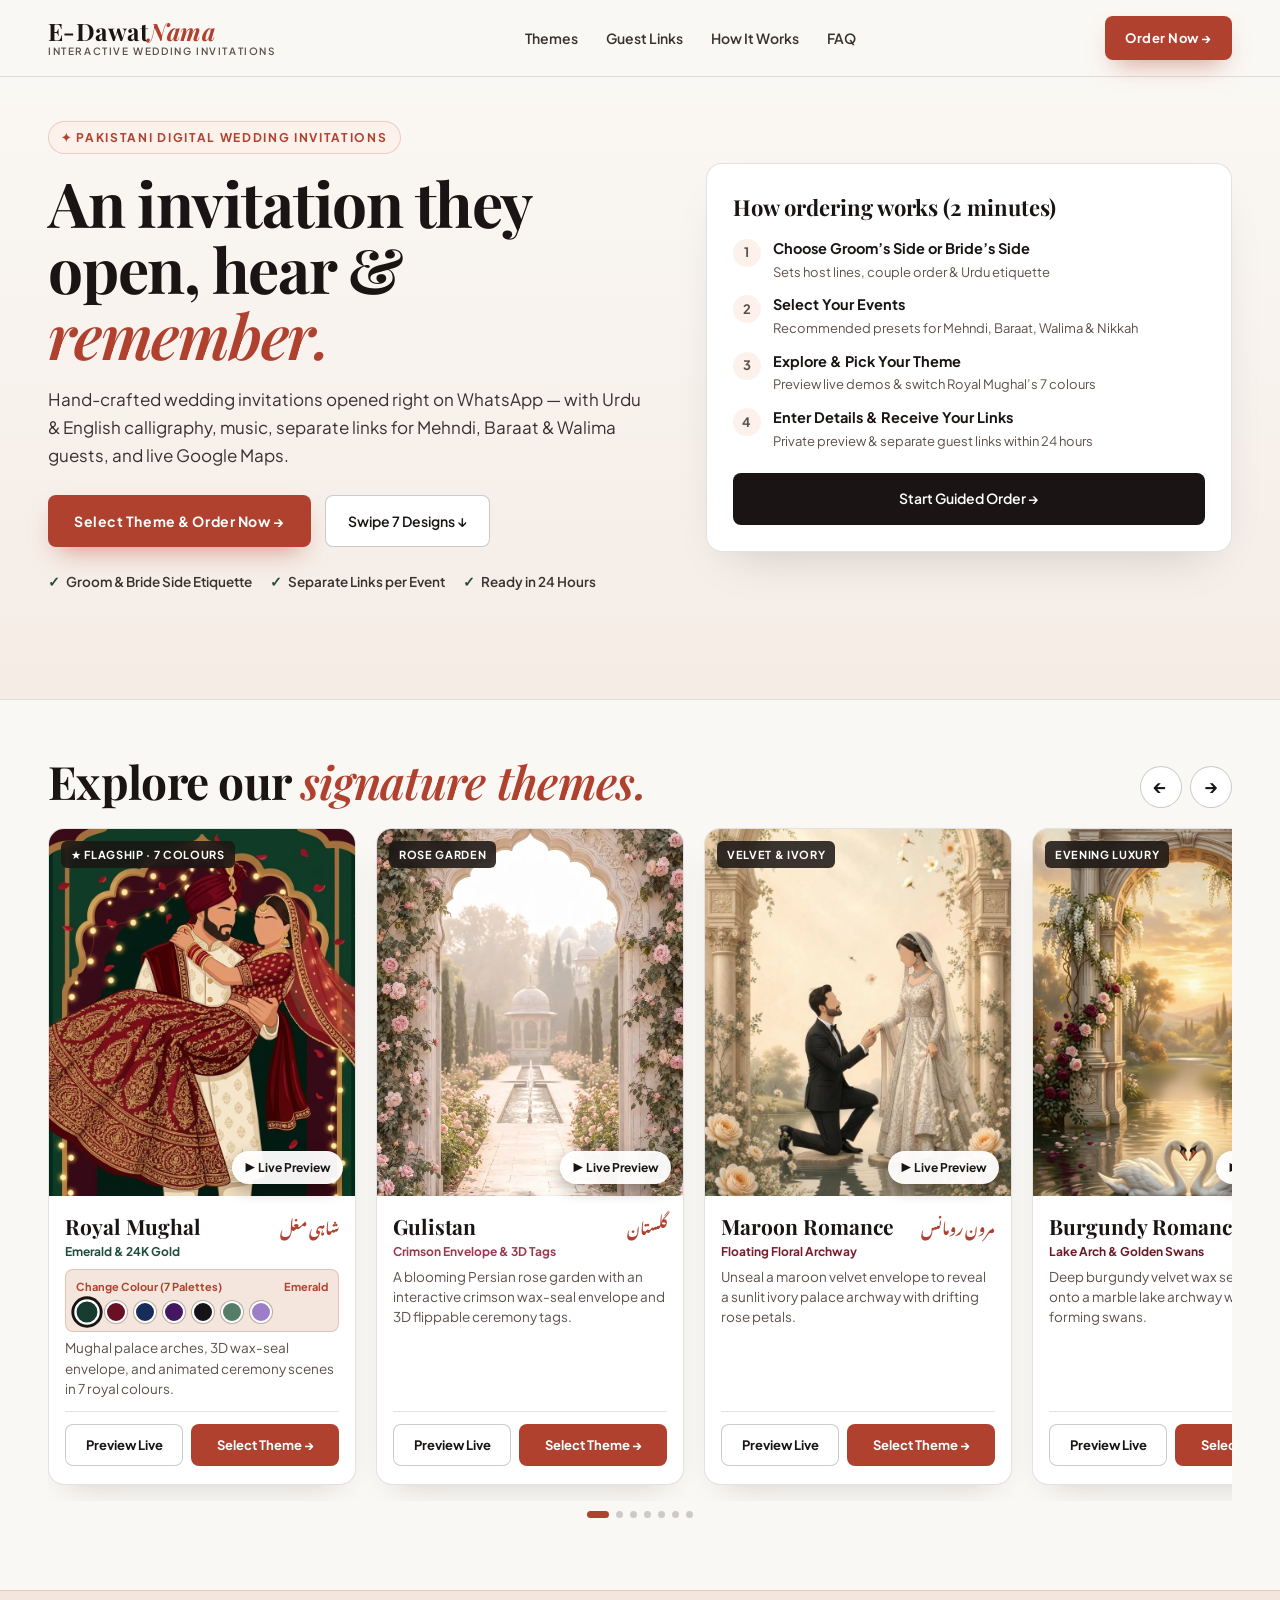
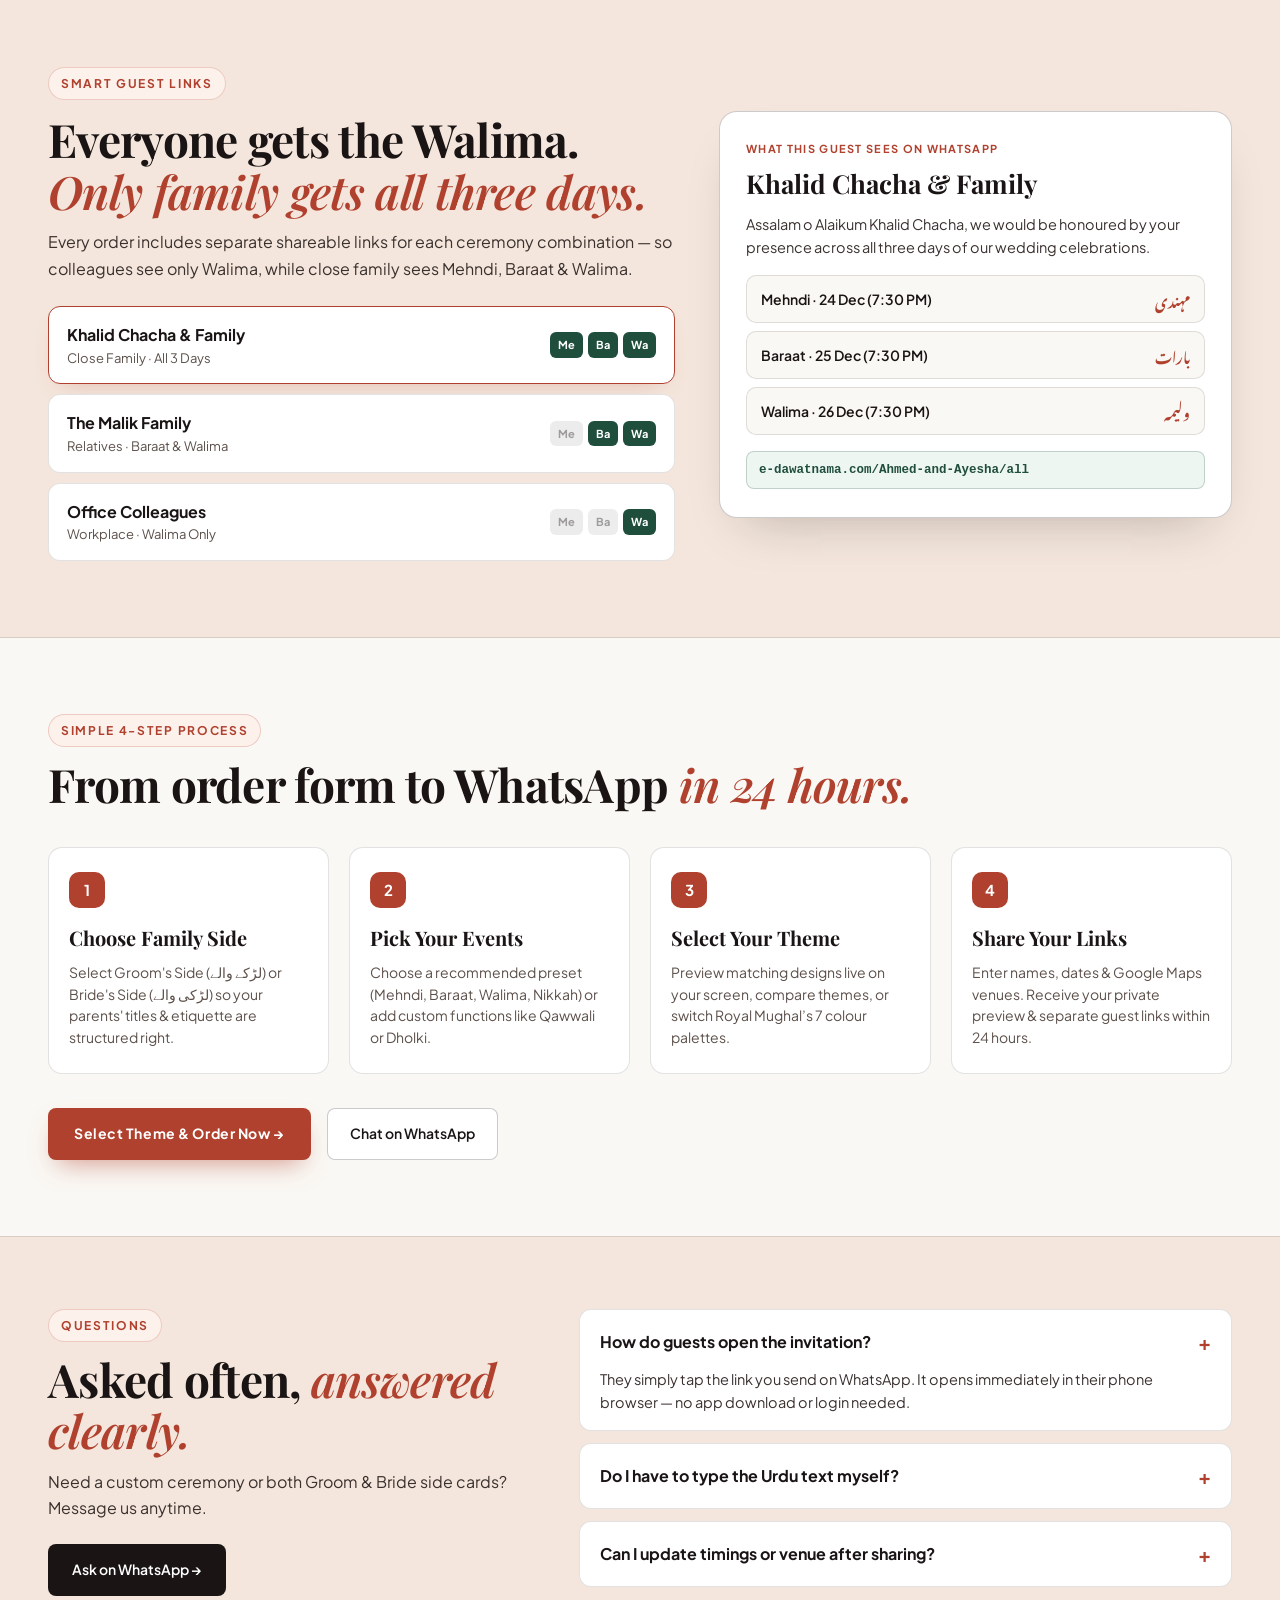
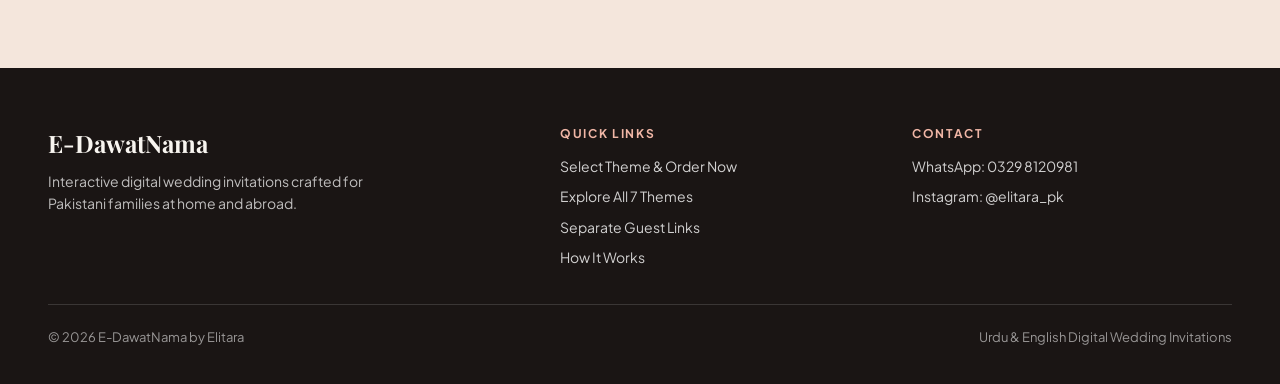
<file: demos.html>
<!DOCTYPE html>
<html lang="en">
<head>
  <meta charset="UTF-8" />
  <meta name="viewport" content="width=device-width, initial-scale=1.0" />
  <title>Explore Wedding Themes — E-DawatNama | Digital Wedding Invitations</title>
  <meta name="description" content="Interactive digital wedding invitations for Pakistani families — with Urdu & English calligraphy, ambient music, separate guest links for Mehndi, Baraat & Walima, and live Google Maps." />
  <meta property="og:type" content="website" />
  <meta property="og:site_name" content="E-DawatNama" />
  <meta property="og:title" content="Explore Wedding Themes — E-DawatNama | Digital Wedding Invitations" />
  <meta property="og:description" content="Made for Moments That Matter. Swipe & preview 7 signature digital wedding invitation themes with separate guest links for Mehndi, Baraat & Walima." />
  <meta property="og:image" content="https://e-dawatnama.com/assets/baraat-scene.jpg" />
  <meta name="twitter:card" content="summary_large_image" />
  <meta name="theme-color" content="#faf8f4" />
  <script>
    (function() {
      var s = window.location.search || "";
      if (/[?&](invite|d|theme|template|groom|bride|card|event)=/i.test(s)) {
        window.location.replace("/mughal-card" + s + (window.location.hash || ""));
      }
    })();
  </script>

  <link rel="preconnect" href="https://fonts.googleapis.com">
  <link rel="preconnect" href="https://fonts.gstatic.com" crossorigin>
  <link href="https://fonts.googleapis.com/css2?family=Noto+Nastaliq+Urdu:wght@400;700&family=Playfair+Display:ital,wght@0,500;0,600;0,700;1,500;1,600&family=Plus+Jakarta+Sans:wght@400;500;600;700&display=swap" rel="stylesheet">

  <style>
    :root {
      --serif: 'Playfair Display', Georgia, serif;
      --sans: 'Plus Jakarta Sans', -apple-system, BlinkMacSystemFont, sans-serif;
      --urdu: 'Noto Nastaliq Urdu', serif;
      --paper: #faf8f4;
      --surface: #ffffff;
      --blush: #f4e6dc;
      --blush-deep: #ebd4c5;
      --ink: #1a1514;
      --ink-2: #3a312e;
      --muted: #5c504b;
      --accent: #b0412e;
      --accent-hover: #8f3121;
      --accent-soft: #fdf1ec;
      --emerald: #1f4e3d;
      --line: rgba(26, 21, 20, 0.12);
      --line-strong: rgba(26, 21, 20, 0.22);
      --radius: 12px;
      --ease: cubic-bezier(0.22, 0.7, 0.2, 1);
    }

    *, *::before, *::after { box-sizing: border-box; margin: 0; padding: 0; }
    html { scroll-behavior: smooth; background: var(--paper); color: var(--ink); overflow-x: hidden; max-width: 100%; width: 100%; }
    body {
      font-family: var(--sans);
      font-size: 16px;
      line-height: 1.6;
      color: var(--ink);
      background: var(--paper);
      overflow-x: hidden;
      max-width: 100%;
      width: 100%;
      -webkit-font-smoothing: antialiased;
    }
    main, section, header, footer { max-width: 100%; overflow-x: clip; }
    a { color: inherit; text-decoration: none; }
    button { font: inherit; color: inherit; background: none; border: 0; cursor: pointer; }
    img { max-width: 100%; display: block; }
    .ur { font-family: var(--urdu); font-weight: 700; line-height: 1.85; }

    .container {
      max-width: 1240px;
      width: 100%;
      margin: 0 auto;
      padding: 0 28px;
      min-width: 0;
    }
    .hero-top-grid > *, .guest-grid > *, .faq-grid > *, .how-grid > *, .foot-grid > *, .carousel-header > *, .carousel-controls-bar {
      min-width: 0;
      max-width: 100%;
    }

    /* Typography */
    .eyebrow {
      display: inline-flex;
      align-items: center;
      gap: 8px;
      font-size: 12px;
      font-weight: 700;
      letter-spacing: 0.14em;
      text-transform: uppercase;
      color: var(--accent);
      background: var(--accent-soft);
      border: 1px solid rgba(176, 65, 46, 0.22);
      padding: 6px 12px;
      border-radius: 999px;
    }
    .sec-h2 {
      font-family: var(--serif);
      font-weight: 700;
      font-size: clamp(30px, 4vw, 46px);
      line-height: 1.12;
      letter-spacing: -0.015em;
      color: var(--ink);
    }
    .sec-h2 i {
      font-style: italic;
      font-weight: 600;
      color: var(--accent);
    }
    .sec-lede {
      font-size: 16px;
      line-height: 1.65;
      color: var(--ink-2);
      max-width: 58ch;
    }

    /* High-Contrast Prominent Buttons */
    .btn-primary {
      display: inline-flex;
      align-items: center;
      justify-content: center;
      gap: 10px;
      height: 52px;
      padding: 0 26px;
      background: var(--accent);
      color: #ffffff;
      font-size: 14px;
      font-weight: 700;
      letter-spacing: 0.04em;
      border-radius: 8px;
      box-shadow: 0 12px 26px -10px rgba(176, 65, 46, 0.55);
      transition: background 0.2s ease, transform 0.2s ease, box-shadow 0.2s ease;
      white-space: nowrap;
    }
    .btn-primary:hover {
      background: var(--accent-hover);
      transform: translateY(-1px);
      box-shadow: 0 16px 32px -10px rgba(176, 65, 46, 0.65);
    }
    .btn-dark {
      display: inline-flex;
      align-items: center;
      justify-content: center;
      gap: 10px;
      height: 52px;
      padding: 0 24px;
      background: var(--ink);
      color: #ffffff;
      font-size: 14px;
      font-weight: 600;
      border-radius: 8px;
      transition: background 0.2s ease, transform 0.2s ease;
      white-space: nowrap;
    }
    .btn-dark:hover { background: #332a28; transform: translateY(-1px); }
    .btn-outline {
      display: inline-flex;
      align-items: center;
      justify-content: center;
      gap: 8px;
      height: 52px;
      padding: 0 22px;
      background: #ffffff;
      color: var(--ink);
      border: 1.5px solid var(--line-strong);
      font-size: 14px;
      font-weight: 600;
      border-radius: 8px;
      transition: border-color 0.2s ease, background 0.2s ease;
      white-space: nowrap;
    }
    .btn-outline:hover { border-color: var(--ink); background: var(--paper); }

    /* ============================================================
       STICKY NAVIGATION HEADER
       ============================================================ */
    .site-header {
      position: sticky;
      top: 0;
      z-index: 100;
      background: rgba(250, 248, 244, 0.94);
      backdrop-filter: blur(12px);
      border-bottom: 1px solid var(--line);
    }
    .header-inner {
      max-width: 1240px;
      margin: 0 auto;
      padding: 0 28px;
      height: 76px;
      display: flex;
      align-items: center;
      justify-content: space-between;
      gap: 20px;
    }
    .brand-link {
      display: flex;
      flex-direction: column;
      line-height: 1.05;
    }
    .brand-name {
      font-family: var(--serif);
      font-size: 24px;
      font-weight: 700;
      color: var(--ink);
      letter-spacing: 0.02em;
    }
    .brand-name span { color: var(--accent); font-style: italic; }
    .brand-tag {
      font-size: 10px;
      font-weight: 600;
      letter-spacing: 0.16em;
      text-transform: uppercase;
      color: var(--muted);
      margin-top: 2px;
    }
    .nav-links {
      display: flex;
      align-items: center;
      gap: 28px;
      font-size: 14px;
      font-weight: 600;
      color: var(--ink-2);
    }
    .nav-links a:hover { color: var(--accent); }
    .header-cta {
      height: 44px;
      padding: 0 20px;
      font-size: 13px;
    }

    /* ============================================================
       HERO SECTION (High Contrast + Horizontal Scrollable Cards)
       ============================================================ */
    .hero-sec {
      padding: 44px 0 64px;
      background: linear-gradient(180deg, var(--paper) 0%, #f5ece5 100%);
      border-bottom: 1px solid var(--line);
    }
    .hero-top-grid {
      display: grid;
      grid-template-columns: 1.08fr 0.92fr;
      gap: 40px;
      align-items: center;
      margin-bottom: 42px;
    }
    .hero-h1 {
      font-family: var(--serif);
      font-weight: 700;
      font-size: clamp(38px, 5vw, 62px);
      line-height: 1.06;
      letter-spacing: -0.02em;
      color: var(--ink);
      margin: 16px 0 18px;
    }
    .hero-h1 i {
      font-style: italic;
      font-weight: 600;
      color: var(--accent);
    }
    .hero-lede {
      font-size: 17px;
      line-height: 1.65;
      color: var(--ink-2);
      max-width: 50ch;
      margin-bottom: 26px;
    }
    .hero-cta-row {
      display: flex;
      align-items: center;
      gap: 14px;
      flex-wrap: wrap;
      margin-bottom: 24px;
    }
    .hero-trust-row {
      display: flex;
      flex-wrap: wrap;
      gap: 10px 18px;
      font-size: 13.5px;
      font-weight: 600;
      color: var(--ink-2);
    }
    .hero-trust-row span {
      display: inline-flex;
      align-items: center;
      gap: 6px;
    }
    .trust-check {
      color: var(--emerald);
      font-weight: 700;
    }

    /* Quick Business Value Box on Desktop Hero Right */
    .hero-value-card {
      background: #ffffff;
      border: 1.5px solid var(--line);
      border-radius: 16px;
      padding: 26px;
      box-shadow: 0 22px 48px -26px rgba(26, 21, 20, 0.22);
    }
    .hvc-title {
      font-family: var(--serif);
      font-size: 22px;
      font-weight: 700;
      color: var(--ink);
      margin-bottom: 14px;
    }
    .hvc-steps {
      display: flex;
      flex-direction: column;
      gap: 12px;
      margin-bottom: 20px;
    }
    .hvc-step {
      display: flex;
      align-items: flex-start;
      gap: 12px;
    }
    .hvc-num {
      width: 28px;
      height: 28px;
      border-radius: 50%;
      background: var(--accent-soft);
      color: var(--accent);
      font-size: 13px;
      font-weight: 700;
      display: inline-flex;
      align-items: center;
      justify-content: center;
      flex-shrink: 0;
    }
    .hvc-step strong {
      display: block;
      font-size: 14.5px;
      color: var(--ink);
      line-height: 1.3;
    }
    .hvc-step span {
      font-size: 13px;
      color: var(--muted);
    }

    /* ============================================================
       HORIZONTALLY SCROLLABLE INVITATION CARDS CAROUSEL (Hero + Collection)
       ============================================================ */
    .carousel-section {
      padding: 56px 0 72px;
      background: var(--paper);
    }
    .carousel-header {
      display: flex;
      justify-content: space-between;
      align-items: flex-end;
      gap: 20px;
      flex-wrap: wrap;
      margin-bottom: 22px;
    }
    .carousel-controls-bar {
      display: flex;
      align-items: center;
      gap: 12px;
      flex-wrap: wrap;
    }
    .filter-pills {
      display: flex;
      gap: 8px;
      overflow-x: auto;
      padding-bottom: 4px;
      scrollbar-width: none;
    }
    .filter-pills::-webkit-scrollbar { display: none; }
    .f-pill {
      padding: 8px 16px;
      border-radius: 999px;
      font-size: 13px;
      font-weight: 600;
      background: #ffffff;
      border: 1.5px solid var(--line-strong);
      color: var(--ink-2);
      white-space: nowrap;
      transition: all 0.2s ease;
    }
    .f-pill:hover { border-color: var(--ink); color: var(--ink); }
    .f-pill.active {
      background: var(--ink);
      border-color: var(--ink);
      color: #ffffff;
    }

    .carousel-nav-arrows {
      display: flex;
      align-items: center;
      gap: 8px;
    }
    .c-arrow-btn {
      width: 42px;
      height: 42px;
      border-radius: 50%;
      background: #ffffff;
      border: 1.5px solid var(--line-strong);
      color: var(--ink);
      font-size: 18px;
      font-weight: 700;
      display: inline-flex;
      align-items: center;
      justify-content: center;
      transition: all 0.2s ease;
    }
    .c-arrow-btn:hover {
      background: var(--ink);
      color: #ffffff;
      border-color: var(--ink);
    }
    .swipe-hint-pill {
      display: inline-flex;
      align-items: center;
      gap: 6px;
      font-size: 12px;
      font-weight: 600;
      color: var(--accent);
      background: var(--accent-soft);
      padding: 5px 12px;
      border-radius: 999px;
    }

    /* THE HORIZONTAL SCROLL TRACK + ON-SCROLLER SWIPE GUIDE */
    .scroller-wrap {
      position: relative;
      max-width: 100%;
    }
    .swipe-guide-overlay {
      position: absolute;
      right: 10px;
      top: 38%;
      transform: translateY(-50%);
      z-index: 12;
      pointer-events: none;
      display: inline-flex;
      align-items: center;
      gap: 6px;
      padding: 9px 14px;
      border-radius: 999px;
      background: rgba(26, 21, 20, 0.88);
      color: #ffffff;
      font-size: 12px;
      font-weight: 700;
      letter-spacing: 0.04em;
      box-shadow: 0 10px 26px rgba(0, 0, 0, 0.32);
      border: 1px solid rgba(255, 255, 255, 0.22);
      backdrop-filter: blur(6px);
      animation: swipeNudge 1.6s ease-in-out infinite;
      transition: opacity 0.35s ease, transform 0.35s ease;
    }
    .swipe-guide-overlay.hidden {
      opacity: 0;
      animation: none;
      transform: translateY(-50%) translateX(12px);
    }
    @keyframes swipeNudge {
      0%, 100% { transform: translateY(-50%) translateX(0); }
      50% { transform: translateY(-50%) translateX(-7px); }
    }
    .scroller-dots-row {
      display: flex;
      align-items: center;
      justify-content: center;
      gap: 7px;
      margin-top: 10px;
    }
    .scroller-dot {
      width: 7px;
      height: 7px;
      border-radius: 999px;
      background: rgba(26, 21, 20, 0.2);
      transition: width 0.25s ease, background 0.25s ease;
    }
    .scroller-dot.active {
      width: 22px;
      background: var(--accent);
    }
    .cards-scroll-track {
      display: flex;
      gap: 20px;
      overflow-x: auto;
      scroll-snap-type: x mandatory;
      scroll-behavior: smooth;
      padding: 4px 4px 16px;
      -webkit-overflow-scrolling: touch;
      scrollbar-width: thin;
      scrollbar-color: rgba(176, 65, 46, 0.4) transparent;
    }
    .cards-scroll-track::-webkit-scrollbar { height: 7px; }
    .cards-scroll-track::-webkit-scrollbar-track { background: rgba(26, 21, 20, 0.06); border-radius: 999px; }
    .cards-scroll-track::-webkit-scrollbar-thumb { background: rgba(176, 65, 46, 0.45); border-radius: 999px; }

    .invite-card {
      flex: 0 0 308px;
      scroll-snap-align: start;
      background: #ffffff;
      border: 1.5px solid var(--line);
      border-radius: 16px;
      overflow: hidden;
      display: flex;
      flex-direction: column;
      justify-content: space-between;
      box-shadow: 0 14px 32px -20px rgba(26, 21, 20, 0.25);
      transition: transform 0.25s var(--ease), border-color 0.25s ease, box-shadow 0.25s ease;
    }
    .invite-card:hover {
      transform: translateY(-4px);
      border-color: var(--accent);
      box-shadow: 0 22px 44px -20px rgba(176, 65, 46, 0.3);
    }
    .ic-visual {
      aspect-ratio: 4 / 4.8;
      width: 100%;
      position: relative;
      background-color: #16241d;
      background-size: cover;
      background-position: center;
      cursor: pointer;
    }
    .ic-visual-badge {
      position: absolute;
      top: 12px;
      left: 12px;
      background: rgba(26, 21, 20, 0.86);
      color: #ffffff;
      font-size: 11px;
      font-weight: 700;
      letter-spacing: 0.06em;
      text-transform: uppercase;
      padding: 5px 10px;
      border-radius: 6px;
      backdrop-filter: blur(6px);
    }
    .ic-preview-pill {
      position: absolute;
      bottom: 12px;
      right: 12px;
      background: rgba(255, 255, 255, 0.95);
      color: var(--ink);
      font-size: 12px;
      font-weight: 700;
      padding: 7px 12px;
      border-radius: 999px;
      box-shadow: 0 6px 16px rgba(0, 0, 0, 0.28);
    }
    .ic-body {
      padding: 16px 16px 18px;
      display: flex;
      flex-direction: column;
      flex: 1;
      justify-content: space-between;
      gap: 12px;
    }
    .ic-title-row {
      display: flex;
      justify-content: space-between;
      align-items: baseline;
      gap: 8px;
    }
    .ic-title {
      font-family: var(--serif);
      font-size: 21px;
      font-weight: 700;
      color: var(--ink);
      line-height: 1.2;
    }
    .ic-urdu {
      font-size: 15px;
      color: var(--accent);
      flex-shrink: 0;
    }
    .ic-mood {
      font-size: 12px;
      font-weight: 700;
      color: var(--emerald);
      margin-top: 2px;
    }
    .ic-desc {
      font-size: 13.5px;
      line-height: 1.5;
      color: var(--muted);
      margin-top: 6px;
    }

    /* Exclusive 7-Colour Swatch Strip on Royal Mughal Card */
    .mughal-swatch-strip {
      background: var(--blush);
      border: 1px solid rgba(176, 65, 46, 0.22);
      border-radius: 8px;
      padding: 8px 10px;
      margin-top: 8px;
    }
    .mughal-swatch-top {
      display: flex;
      justify-content: space-between;
      align-items: center;
      font-size: 11px;
      font-weight: 700;
      color: var(--accent);
      margin-bottom: 6px;
    }
    .mughal-dots-row {
      display: flex;
      align-items: center;
      gap: 7px;
      flex-wrap: wrap;
    }
    .m-dot-btn {
      width: 22px;
      height: 22px;
      border-radius: 50%;
      border: 2px solid #ffffff;
      box-shadow: 0 0 0 1px rgba(26, 21, 20, 0.28);
      transition: transform 0.18s ease, box-shadow 0.18s ease;
    }
    .m-dot-btn:hover { transform: scale(1.12); }
    .m-dot-btn.active {
      transform: scale(1.16);
      box-shadow: 0 0 0 2.5px var(--ink);
    }

    .ic-actions {
      display: grid;
      grid-template-columns: 1fr 1.25fr;
      gap: 8px;
      padding-top: 12px;
      border-top: 1px solid var(--line);
    }
    .ic-btn-preview {
      height: 42px;
      border-radius: 8px;
      border: 1.5px solid var(--line-strong);
      background: #ffffff;
      color: var(--ink);
      font-size: 13px;
      font-weight: 700;
      display: inline-flex;
      align-items: center;
      justify-content: center;
      transition: all 0.2s ease;
    }
    .ic-btn-preview:hover { border-color: var(--ink); background: var(--paper); }
    .ic-btn-select {
      height: 42px;
      border-radius: 8px;
      background: var(--accent);
      color: #ffffff;
      font-size: 13px;
      font-weight: 700;
      display: inline-flex;
      align-items: center;
      justify-content: center;
      gap: 5px;
      transition: background 0.2s ease;
    }
    .ic-btn-select:hover { background: var(--ink); }

    /* ============================================================
       GUEST SEGMENTATION SECTION (Blush Band)
       ============================================================ */
    .blush-band {
      background: var(--blush);
      border-top: 1px solid var(--line);
      border-bottom: 1px solid var(--line);
      padding: 76px 0;
    }
    .guest-grid {
      display: grid;
      grid-template-columns: 1.1fr 0.9fr;
      gap: 44px;
      align-items: center;
    }
    .guest-tabs {
      display: flex;
      flex-direction: column;
      gap: 10px;
      margin-top: 24px;
    }
    .guest-tab {
      display: flex;
      align-items: center;
      justify-content: space-between;
      gap: 12px;
      padding: 15px 18px;
      background: #ffffff;
      border: 1.5px solid var(--line);
      border-radius: 12px;
      text-align: left;
      transition: all 0.2s ease;
    }
    .guest-tab.on {
      border-color: var(--accent);
      background: #ffffff;
      box-shadow: 0 10px 24px -14px rgba(176, 65, 46, 0.35);
    }
    .gt-name {
      display: block;
      font-size: 16px;
      font-weight: 700;
      color: var(--ink);
    }
    .gt-sub {
      display: block;
      font-size: 13px;
      color: var(--muted);
    }
    .gt-badges {
      display: flex;
      gap: 5px;
    }
    .gt-b {
      padding: 4px 8px;
      border-radius: 6px;
      font-size: 11px;
      font-weight: 700;
      background: rgba(26, 21, 20, 0.08);
      color: rgba(26, 21, 20, 0.38);
    }
    .gt-b.yes {
      background: var(--emerald);
      color: #ffffff;
    }

    .guest-preview-card {
      background: #ffffff;
      border: 1.5px solid var(--line-strong);
      border-radius: 18px;
      padding: 28px 26px;
      box-shadow: 0 24px 50px -26px rgba(26, 21, 20, 0.28);
    }
    .gpc-wa-label {
      font-size: 11px;
      font-weight: 700;
      letter-spacing: 0.12em;
      text-transform: uppercase;
      color: var(--accent);
      margin-bottom: 6px;
    }
    .gpc-dear {
      font-family: var(--serif);
      font-size: 26px;
      font-weight: 700;
      color: var(--ink);
      margin-bottom: 8px;
    }
    .gpc-msg {
      font-size: 14.5px;
      color: var(--ink-2);
      line-height: 1.6;
      margin-bottom: 16px;
    }
    .gpc-events {
      display: flex;
      flex-direction: column;
      gap: 8px;
      margin-bottom: 16px;
    }
    .gpc-ev {
      display: flex;
      justify-content: space-between;
      align-items: center;
      padding: 10px 14px;
      border-radius: 10px;
      background: var(--paper);
      border: 1px solid var(--line);
      font-weight: 600;
      font-size: 14px;
      color: var(--ink);
    }
    .gpc-ev.off {
      opacity: 0.3;
      text-decoration: line-through;
    }
    .gpc-url {
      font-family: monospace;
      font-size: 12.5px;
      font-weight: 600;
      color: var(--emerald);
      background: #eef6f2;
      border: 1px solid rgba(31, 78, 61, 0.22);
      padding: 8px 12px;
      border-radius: 8px;
      word-break: break-all;
    }

    /* ============================================================
       HOW IT WORKS (4 CLEAR BUSINESS STEPS)
       ============================================================ */
    .how-sec {
      padding: 76px 0;
      background: var(--paper);
    }
    .how-grid {
      display: grid;
      grid-template-columns: repeat(4, 1fr);
      gap: 20px;
      margin-top: 36px;
    }
    .how-card {
      background: #ffffff;
      border: 1.5px solid var(--line);
      border-radius: 14px;
      padding: 24px 20px;
    }
    .how-num {
      display: inline-flex;
      align-items: center;
      justify-content: center;
      width: 36px;
      height: 36px;
      border-radius: 10px;
      background: var(--accent);
      color: #ffffff;
      font-weight: 700;
      font-size: 15px;
      margin-bottom: 14px;
    }
    .how-card h3 {
      font-family: var(--serif);
      font-size: 20px;
      font-weight: 700;
      color: var(--ink);
      margin-bottom: 8px;
    }
    .how-card p {
      font-size: 14px;
      color: var(--muted);
      line-height: 1.55;
    }

    /* ============================================================
       FAQ & CLOSING CTA
       ============================================================ */
    .faq-sec {
      padding: 72px 0;
      background: var(--blush);
      border-top: 1px solid var(--line);
    }
    .faq-grid {
      display: grid;
      grid-template-columns: 0.85fr 1.15fr;
      gap: 48px;
      align-items: start;
    }
    .faq-list {
      display: flex;
      flex-direction: column;
      gap: 12px;
    }
    details.faq-box {
      background: #ffffff;
      border: 1.5px solid var(--line);
      border-radius: 12px;
      padding: 16px 20px;
    }
    details.faq-box summary {
      list-style: none;
      cursor: pointer;
      display: flex;
      justify-content: space-between;
      align-items: center;
      gap: 14px;
      font-size: 16px;
      font-weight: 700;
      color: var(--ink);
    }
    details.faq-box summary::-webkit-details-marker { display: none; }
    details.faq-box summary .plus {
      font-size: 20px;
      font-weight: 700;
      color: var(--accent);
    }
    details.faq-box p {
      margin-top: 10px;
      font-size: 14.5px;
      color: var(--ink-2);
      line-height: 1.6;
    }

    footer {
      background: var(--ink);
      color: #f8f5f0;
      padding: 56px 0 36px;
    }
    .foot-grid {
      display: grid;
      grid-template-columns: 1.5fr 1fr 1fr;
      gap: 32px;
      padding-bottom: 36px;
      border-bottom: 1px solid rgba(255, 255, 255, 0.14);
    }
    .foot-title {
      font-family: var(--serif);
      font-size: 24px;
      font-weight: 700;
      margin-bottom: 8px;
    }
    .foot-col h5 {
      font-size: 12px;
      font-weight: 700;
      letter-spacing: 0.14em;
      text-transform: uppercase;
      color: #f0b6a6;
      margin-bottom: 12px;
    }
    .foot-col ul {
      list-style: none;
      display: flex;
      flex-direction: column;
      gap: 8px;
      font-size: 14px;
    }
    .foot-col a { color: rgba(255, 255, 255, 0.8); }
    .foot-col a:hover { color: #ffffff; }
    .foot-bottom {
      padding-top: 22px;
      display: flex;
      justify-content: space-between;
      font-size: 13px;
      color: rgba(255, 255, 255, 0.55);
      flex-wrap: wrap;
      gap: 10px;
    }

    /* ============================================================
       FULL-SCREEN LIVE PREVIEW STUDIO MODAL
       ============================================================ */
    .demoview-modal {
      position: fixed;
      inset: 0;
      z-index: 9999;
      background: #141111;
      color: #ffffff;
      display: none;
      flex-direction: column;
    }
    .demoview-modal.show { display: flex; }
    .dv-topbar {
      display: flex;
      justify-content: space-between;
      align-items: center;
      padding: 10px 20px;
      background: #1f1b1a;
      border-bottom: 1px solid rgba(255, 255, 255, 0.14);
      gap: 12px;
      flex-wrap: wrap;
    }
    .dv-title-group { display: flex; align-items: center; gap: 12px; }
    .dv-back-round {
      width: 36px;
      height: 36px;
      border-radius: 50%;
      border: 1.5px solid rgba(255, 255, 255, 0.35);
      color: #ffffff;
      font-size: 16px;
      font-weight: 700;
      display: inline-flex;
      align-items: center;
      justify-content: center;
    }
    .dv-name { font-family: var(--serif); font-size: 19px; font-weight: 700; }
    .dv-sub { font-size: 11px; color: #f0b6a6; font-weight: 600; }
    .dv-device-seg {
      display: inline-flex;
      border: 1px solid rgba(255, 255, 255, 0.25);
      border-radius: 6px;
      overflow: hidden;
    }
    .dv-device-btn {
      padding: 6px 14px;
      font-size: 12px;
      font-weight: 600;
      color: rgba(255, 255, 255, 0.72);
    }
    .dv-device-btn.active { background: var(--accent); color: #ffffff; }
    .dv-toolbar {
      background: #181414;
      border-bottom: 1px solid rgba(255, 255, 255, 0.1);
      padding: 6px 20px;
      display: flex;
      flex-direction: column;
      gap: 6px;
    }
    .dv-topbar-actions {
      display: flex;
      align-items: center;
      gap: 10px;
      flex-wrap: wrap;
    }
    .dv-switch-select {
      background: rgba(255, 255, 255, 0.06);
      border: 1px solid rgba(255, 255, 255, 0.16);
      color: rgba(255, 255, 255, 0.8);
      font-family: inherit;
      font-size: 11.5px;
      font-weight: 500;
      padding: 5px 10px;
      border-radius: 6px;
      outline: none;
      cursor: pointer;
    }
    .dv-switch-select option {
      background: #1f1b1a;
      color: #ffffff;
    }
    .dv-mughal-bar {
      display: none;
      align-items: center;
      gap: 7px;
      overflow-x: auto;
      padding: 2px 0;
    }
    .dv-mughal-bar.show { display: flex; }
    .dv-color-pill {
      display: inline-flex;
      align-items: center;
      gap: 6px;
      padding: 5px 11px;
      font-size: 12px;
      font-weight: 600;
      background: rgba(255, 255, 255, 0.1);
      border: 1px solid rgba(255, 255, 255, 0.24);
      color: #ffffff;
      white-space: nowrap;
      border-radius: 999px;
    }
    .dv-color-pill.active {
      background: #ffffff;
      color: var(--ink);
      border-color: #ffffff;
    }
    .dv-dot { width: 10px; height: 10px; border-radius: 50%; display: inline-block; }
    .dv-stage {
      flex: 1;
      display: flex;
      align-items: center;
      justify-content: center;
      padding: 12px;
      overflow: hidden;
    }
    .dv-frame {
      width: 390px;
      max-width: 100%;
      height: 100%;
      max-height: 770px;
      border-radius: 36px;
      padding: 8px;
      background: #0a0808;
      box-shadow: 0 28px 75px rgba(0, 0, 0, 0.7), 0 0 0 1px rgba(255, 255, 255, 0.16);
      display: flex;
      transition: width 0.3s ease;
    }
    .dv-frame.ipad-mode { width: 820px; border-radius: 22px; }
    .dv-iframe { width: 100%; height: 100%; border: 0; border-radius: 28px; background: #0d241c; }
    .dv-frame.ipad-mode .dv-iframe { border-radius: 14px; }
    .dv-bottombar {
      display: flex;
      justify-content: space-between;
      align-items: center;
      padding: 10px 20px;
      background: #1f1b1a;
      border-top: 1px solid rgba(255, 255, 255, 0.14);
      gap: 10px;
    }

    @media (max-width: 980px) {
      .hero-top-grid, .guest-grid, .faq-grid { grid-template-columns: 1fr; }
      .how-grid { grid-template-columns: 1fr 1fr; }
      .hero-value-card { display: none; }
    }
    @media (max-width: 640px) {
      .container, .header-inner { padding: 0 18px; }
      .nav-links { display: none; }
      .brand-name { font-size: 20px; white-space: nowrap; }
      .brand-tag { font-size: 9px; letter-spacing: 0.1em; white-space: nowrap; }
      .header-cta { width: auto !important; height: 40px; padding: 0 16px; font-size: 12.5px; flex-shrink: 0; }
      .hero-sec { padding: 26px 0 36px; }
      .hero-top-grid { margin-bottom: 10px; }
      .hero-cta-row { flex-direction: column; align-items: stretch; }
      .hero-cta-row .btn-primary, .hero-cta-row .btn-outline { width: 100%; }
      .carousel-section { padding: 34px 0 56px; }
      .invite-card { flex: 0 0 82vw; max-width: 315px; }
      .carousel-nav-arrows { display: none; }
      .how-grid, .foot-grid { grid-template-columns: 1fr; }
      .dv-device-seg { display: none; }
      .dv-frame { width: 100%; border-radius: 0; padding: 0; max-height: none; }
      .dv-iframe { border-radius: 0; }
    }
  </style>
</head>
<body>

  <!-- STICKY HIGH-CONTRAST HEADER -->
  <header class="site-header">
    <div class="header-inner">
      <a href="/" class="brand-link">
        <span class="brand-name">E-Dawat<span>Nama</span></span>
        <span class="brand-tag">Interactive Wedding Invitations</span>
      </a>
      <nav class="nav-links" aria-label="Main">
        <a href="#collection">Themes</a>
        <a href="#links">Guest Links</a>
        <a href="#how">How It Works</a>
        <a href="#faq">FAQ</a>
      </nav>
      <a href="/order" class="btn-primary header-cta">Order Now →</a>
    </div>
  </header>

  <main>
    <!-- 1. HIGH-CONTRAST HERO -->
    <section class="hero-sec">
      <div class="container">
        <div class="hero-top-grid">
          <div>
            <div class="eyebrow">✦ Pakistani Digital Wedding Invitations</div>
            <h1 class="hero-h1">An invitation they open, hear &amp; <i>remember.</i></h1>
            <p class="hero-lede">
              Hand-crafted wedding invitations opened right on WhatsApp — with Urdu &amp; English calligraphy, music, separate links for Mehndi, Baraat &amp; Walima guests, and live Google Maps.
            </p>
            <div class="hero-cta-row">
              <a href="/order" class="btn-primary">Select Theme &amp; Order Now →</a>
              <a href="#collection" class="btn-outline">Swipe 7 Designs ↓</a>
            </div>
            <div class="hero-trust-row">
              <span><span class="trust-check">✓</span> Groom &amp; Bride Side Etiquette</span>
              <span><span class="trust-check">✓</span> Separate Links per Event</span>
              <span><span class="trust-check">✓</span> Ready in 24 Hours</span>
            </div>
          </div>

          <div class="hero-value-card">
            <div class="hvc-title">How ordering works (2 minutes)</div>
            <div class="hvc-steps">
              <div class="hvc-step">
                <span class="hvc-num">1</span>
                <div>
                  <strong>Choose Groom’s Side or Bride’s Side</strong>
                  <span>Sets host lines, couple order &amp; Urdu etiquette</span>
                </div>
              </div>
              <div class="hvc-step">
                <span class="hvc-num">2</span>
                <div>
                  <strong>Select Your Events</strong>
                  <span>Recommended presets for Mehndi, Baraat, Walima &amp; Nikkah</span>
                </div>
              </div>
              <div class="hvc-step">
                <span class="hvc-num">3</span>
                <div>
                  <strong>Explore &amp; Pick Your Theme</strong>
                  <span>Preview live demos &amp; switch Royal Mughal’s 7 colours</span>
                </div>
              </div>
              <div class="hvc-step">
                <span class="hvc-num">4</span>
                <div>
                  <strong>Enter Details &amp; Receive Your Links</strong>
                  <span>Private preview &amp; separate guest links within 24 hours</span>
                </div>
              </div>
            </div>
            <a href="/order" class="btn-dark" style="width:100%;">Start Guided Order →</a>
          </div>
        </div>
      </div>
    </section>

    <!-- 2. HORIZONTALLY SCROLLABLE INVITATION CARDS CAROUSEL -->
    <section class="carousel-section" id="collection">
      <div class="container">
        <div class="carousel-header" style="margin-bottom:16px;">
          <h2 class="sec-h2">Explore our <i>signature themes.</i></h2>
          <div class="carousel-nav-arrows">
            <button type="button" class="c-arrow-btn" id="carouselPrevBtn" aria-label="Scroll left">←</button>
            <button type="button" class="c-arrow-btn" id="carouselNextBtn" aria-label="Scroll right">→</button>
          </div>
        </div>

        <div class="scroller-wrap">
          <div class="swipe-guide-overlay" id="themesSwipeGuide" aria-hidden="true">
            <span>Swipe</span>
            <span>→</span>
          </div>
          <div class="cards-scroll-track" id="collectionGrid">

          <!-- 1. UNIFIED ROYAL MUGHAL DARBAR (7 COLOURS IN ONE CARD) -->
          <article class="invite-card" data-cat="royal" id="mainMughalCard">
            <div class="ic-visual" id="mainMughalArt" style="background-image:url('assets/baraat-scene.jpg');" data-open-demo="emerald">
              <span class="ic-visual-badge">★ Flagship · 7 Colours</span>
              <span class="ic-preview-pill">▶ Live Preview</span>
            </div>
            <div class="ic-body">
              <div>
                <div class="ic-title-row">
                  <h3 class="ic-title">Royal Mughal</h3>
                  <span class="ur ic-urdu" dir="rtl">شاہی مغل</span>
                </div>
                <div class="ic-mood" id="mainMughalArtSub">Emerald &amp; 24K Gold</div>

                <div class="mughal-swatch-strip" id="mainMughalPills">
                  <div class="mughal-swatch-top">
                    <span>Change Colour (7 Palettes)</span>
                    <span id="mughalActiveShort">Emerald</span>
                  </div>
                  <div class="mughal-dots-row">
                    <button type="button" class="m-dot-btn active" data-mughal-col="emerald" style="background:#173b2e;" title="Emerald & Gold"></button>
                    <button type="button" class="m-dot-btn" data-mughal-col="ruby" style="background:#691024;" title="Crimson Ruby"></button>
                    <button type="button" class="m-dot-btn" data-mughal-col="sapphire" style="background:#152d58;" title="Midnight Sapphire"></button>
                    <button type="button" class="m-dot-btn" data-mughal-col="plum" style="background:#441761;" title="Majestic Plum"></button>
                    <button type="button" class="m-dot-btn" data-mughal-col="obsidian" style="background:#141317;" title="Obsidian & 24K Gold"></button>
                    <button type="button" class="m-dot-btn" data-mughal-col="marble" style="background:#537d67;" title="Carrara Marble"></button>
                    <button type="button" class="m-dot-btn" data-mughal-col="lilac" style="background:#9d7ec9;" title="Kashmiri Lilac"></button>
                  </div>
                </div>

                <p class="ic-desc" id="mainMughalDesc">Mughal palace arches, 3D wax-seal envelope, and animated ceremony scenes in 7 royal colours.</p>
              </div>
              <div class="ic-actions">
                <button type="button" class="ic-btn-preview" id="mainMughalPreviewBtn" data-open-demo="emerald">Preview Live</button>
                <a href="/order?theme=emerald" class="ic-btn-select" id="mainMughalOrderLink">Select Theme →</a>
              </div>
            </div>
          </article>

          <!-- 2. GULISTAN -->
          <article class="invite-card" data-cat="floral">
            <div class="ic-visual" style="background-image:url('assets/gulistan/beyond.webp');" data-open-demo="gulistan">
              <span class="ic-visual-badge">Rose Garden</span>
              <span class="ic-preview-pill">▶ Live Preview</span>
            </div>
            <div class="ic-body">
              <div>
                <div class="ic-title-row">
                  <h3 class="ic-title">Gulistan</h3>
                  <span class="ur ic-urdu" dir="rtl">گلستان</span>
                </div>
                <div class="ic-mood" style="color:#9a3a52;">Crimson Envelope &amp; 3D Tags</div>
                <p class="ic-desc">A blooming Persian rose garden with an interactive crimson wax-seal envelope and 3D flippable ceremony tags.</p>
              </div>
              <div class="ic-actions">
                <button type="button" class="ic-btn-preview" data-open-demo="gulistan">Preview Live</button>
                <a href="/order?theme=gulistan" class="ic-btn-select">Select Theme →</a>
              </div>
            </div>
          </article>

          <!-- 3. MAROON ROMANCE -->
          <article class="invite-card" data-cat="velvet">
            <div class="ic-visual" style="background-image:url('assets/maroon-romance-thumb.jpg'); background-position:center 65%;" data-open-demo="maroon">
              <span class="ic-visual-badge">Velvet &amp; Ivory</span>
              <span class="ic-preview-pill">▶ Live Preview</span>
            </div>
            <div class="ic-body">
              <div>
                <div class="ic-title-row">
                  <h3 class="ic-title">Maroon Romance</h3>
                  <span class="ur ic-urdu" dir="rtl">مرون رومانس</span>
                </div>
                <div class="ic-mood" style="color:#7a1c2e;">Floating Floral Archway</div>
                <p class="ic-desc">Unseal a maroon velvet envelope to reveal a sunlit ivory palace archway with drifting rose petals.</p>
              </div>
              <div class="ic-actions">
                <button type="button" class="ic-btn-preview" data-open-demo="maroon">Preview Live</button>
                <a href="/order?theme=maroon" class="ic-btn-select">Select Theme →</a>
              </div>
            </div>
          </article>

          <!-- 4. BURGUNDY ROMANCE -->
          <article class="invite-card" data-cat="velvet">
            <div class="ic-visual" style="background-image:url('assets/burgundy-arch-swans.jpg');" data-open-demo="burgundy">
              <span class="ic-visual-badge">Evening Luxury</span>
              <span class="ic-preview-pill">▶ Live Preview</span>
            </div>
            <div class="ic-body">
              <div>
                <div class="ic-title-row">
                  <h3 class="ic-title">Burgundy Romance</h3>
                  <span class="ur ic-urdu" dir="rtl">شاہی برگنڈی</span>
                </div>
                <div class="ic-mood" style="color:#6e1828;">Lake Arch &amp; Golden Swans</div>
                <p class="ic-desc">Deep burgundy velvet wax seal opening onto a marble lake archway with heart-forming swans.</p>
              </div>
              <div class="ic-actions">
                <button type="button" class="ic-btn-preview" data-open-demo="burgundy">Preview Live</button>
                <a href="/order?theme=burgundy" class="ic-btn-select">Select Theme →</a>
              </div>
            </div>
          </article>

          <!-- 5. ROYAL GRACE -->
          <article class="invite-card" data-cat="nikkah">
            <div class="ic-visual" style="background-image:url('assets/royal-grace-gate-poster.jpg');background-position:center;" data-open-demo="royal-grace">
              <span class="ic-visual-badge">Sage &amp; Pearl</span>
              <span class="ic-preview-pill">▶ Live Preview</span>
            </div>
            <div class="ic-body">
              <div>
                <div class="ic-title-row">
                  <h3 class="ic-title">Royal Grace</h3>
                  <span class="ur ic-urdu" dir="rtl">رائل گریس</span>
                </div>
                <div class="ic-mood" style="color:#2d5a43;">Parting Drapes &amp; Chandeliers</div>
                <p class="ic-desc">Parting pearl drapes and crystal chandeliers over a serene sage garden, ideal for Nikkah &amp; Walima.</p>
              </div>
              <div class="ic-actions">
                <button type="button" class="ic-btn-preview" data-open-demo="royal-grace">Preview Live</button>
                <a href="/order?theme=royal-grace" class="ic-btn-select">Select Theme →</a>
              </div>
            </div>
          </article>

          <!-- 6. NOOR-E-NIKKAH -->
          <article class="invite-card" data-cat="nikkah">
            <div class="ic-visual" style="background-image:url('assets/noor-nikkah-hero.jpg');" data-open-demo="ivory">
              <span class="ic-visual-badge">Ivory Palace</span>
              <span class="ic-preview-pill">▶ Live Preview</span>
            </div>
            <div class="ic-body">
              <div>
                <div class="ic-title-row">
                  <h3 class="ic-title">Noor-e-Nikkah</h3>
                  <span class="ur ic-urdu" dir="rtl">نورِ نکاح</span>
                </div>
                <div class="ic-mood" style="color:#86560f;">Pearl Ivory &amp; 24K Gold</div>
                <p class="ic-desc">An ivory palace in morning sunlight with white jasmine garlands and 24K champagne gold arches.</p>
              </div>
              <div class="ic-actions">
                <button type="button" class="ic-btn-preview" data-open-demo="ivory">Preview Live</button>
                <a href="/order?theme=ivory" class="ic-btn-select">Select Theme →</a>
              </div>
            </div>
          </article>

          <!-- 7. SHAHI FARMAN -->
          <article class="invite-card" data-cat="royal">
            <div class="ic-visual" style="background-image:url('assets/obsidian-baraat.jpg');" data-open-demo="farman">
              <span class="ic-visual-badge">Imperial Scroll</span>
              <span class="ic-preview-pill">▶ Live Preview</span>
            </div>
            <div class="ic-body">
              <div>
                <div class="ic-title-row">
                  <h3 class="ic-title">Shahi Farman</h3>
                  <span class="ur ic-urdu" dir="rtl">شاہی فرمان</span>
                </div>
                <div class="ic-mood" style="color:#86560f;">Unrolling Parchment Decree</div>
                <p class="ic-desc">Break the 3D royal wax seal to unroll a vertical parchment decree on carved golden rollers.</p>
              </div>
              <div class="ic-actions">
                <button type="button" class="ic-btn-preview" data-open-demo="farman">Preview Live</button>
                <a href="/order?theme=farman" class="ic-btn-select">Select Theme →</a>
              </div>
            </div>
          </article>

          </div>
        </div>
        <div class="scroller-dots-row" id="themesScrollerDots" aria-hidden="true">
          <span class="scroller-dot active"></span>
          <span class="scroller-dot"></span>
          <span class="scroller-dot"></span>
          <span class="scroller-dot"></span>
          <span class="scroller-dot"></span>
          <span class="scroller-dot"></span>
          <span class="scroller-dot"></span>
        </div>
      </div>
    </section>

    <!-- 3. SEPARATE LINK FOR EVERY GUEST GROUP -->
    <section class="blush-band" id="links">
      <div class="container">
        <div class="guest-grid">
          <div>
            <div class="eyebrow">Smart Guest Links</div>
            <h2 class="sec-h2" style="margin:14px 0 12px;">Everyone gets the Walima. <i>Only family gets all three days.</i></h2>
            <p class="sec-lede">
              Every order includes separate shareable links for each ceremony combination — so colleagues see only Walima, while close family sees Mehndi, Baraat &amp; Walima.
            </p>

            <div class="guest-tabs" id="guestSegButtons">
              <button type="button" class="guest-tab on" data-g-short="Khalid Chacha &amp; Family" data-g-msg="Assalam o Alaikum Khalid Chacha, we would be honoured by your presence across all three days of our wedding celebrations." data-g-url="e-dawatnama.com/Ahmed-and-Ayesha/all" data-g-events="mehndi,barat,walima">
                <div>
                  <span class="gt-name">Khalid Chacha &amp; Family</span>
                  <span class="gt-sub">Close Family · All 3 Days</span>
                </div>
                <div class="gt-badges">
                  <span class="gt-b yes">Me</span>
                  <span class="gt-b yes">Ba</span>
                  <span class="gt-b yes">Wa</span>
                </div>
              </button>

              <button type="button" class="guest-tab" data-g-short="The Malik Family" data-g-msg="Assalam o Alaikum, we warmly invite the Malik family to join us for the Baraat Ceremony and Dawat-e-Walima." data-g-url="e-dawatnama.com/Ahmed-and-Ayesha/barat-walima" data-g-events="barat,walima">
                <div>
                  <span class="gt-name">The Malik Family</span>
                  <span class="gt-sub">Relatives · Baraat &amp; Walima</span>
                </div>
                <div class="gt-badges">
                  <span class="gt-b">Me</span>
                  <span class="gt-b yes">Ba</span>
                  <span class="gt-b yes">Wa</span>
                </div>
              </button>

              <button type="button" class="guest-tab" data-g-short="Office Colleagues" data-g-msg="Assalam o Alaikum, we request the pleasure of your company at the Dawat-e-Walima reception." data-g-url="e-dawatnama.com/Ahmed-and-Ayesha/walima" data-g-events="walima">
                <div>
                  <span class="gt-name">Office Colleagues</span>
                  <span class="gt-sub">Workplace · Walima Only</span>
                </div>
                <div class="gt-badges">
                  <span class="gt-b">Me</span>
                  <span class="gt-b">Ba</span>
                  <span class="gt-b yes">Wa</span>
                </div>
              </button>
            </div>
          </div>

          <div class="guest-preview-card">
            <div class="gpc-wa-label">What this guest sees on WhatsApp</div>
            <div class="gpc-dear" id="segPhoneDear">Khalid Chacha &amp; Family</div>
            <p class="gpc-msg" id="segBubbleMsg">Assalam o Alaikum Khalid Chacha, we would be honoured by your presence across all three days of our wedding celebrations.</p>
            <div class="gpc-events" id="segPhoneEvents">
              <div class="gpc-ev" data-ev-box="mehndi"><span>Mehndi · 24 Dec (7:30 PM)</span><span class="ur" style="font-size:14px; color:var(--accent);">مہندی</span></div>
              <div class="gpc-ev" data-ev-box="barat"><span>Baraat · 25 Dec (7:30 PM)</span><span class="ur" style="font-size:14px; color:var(--accent);">بارات</span></div>
              <div class="gpc-ev" data-ev-box="walima"><span>Walima · 26 Dec (7:30 PM)</span><span class="ur" style="font-size:14px; color:var(--accent);">ولیمہ</span></div>
            </div>
            <div class="gpc-url" id="segBubbleUrl">e-dawatnama.com/Ahmed-and-Ayesha/all</div>
          </div>
        </div>
      </div>
    </section>

    <!-- 4. HOW IT WORKS -->
    <section class="how-sec" id="how">
      <div class="container">
        <div class="eyebrow">Simple 4-Step Process</div>
        <h2 class="sec-h2" style="margin-top:12px;">From order form to WhatsApp <i>in 24 hours.</i></h2>

        <div class="how-grid">
          <div class="how-card">
            <span class="how-num">1</span>
            <h3>Choose Family Side</h3>
            <p>Select Groom's Side (لڑکے والے) or Bride's Side (لڑکی والے) so your parents' titles &amp; etiquette are structured right.</p>
          </div>
          <div class="how-card">
            <span class="how-num">2</span>
            <h3>Pick Your Events</h3>
            <p>Choose a recommended preset (Mehndi, Baraat, Walima, Nikkah) or add custom functions like Qawwali or Dholki.</p>
          </div>
          <div class="how-card">
            <span class="how-num">3</span>
            <h3>Select Your Theme</h3>
            <p>Preview matching designs live on your screen, compare themes, or switch Royal Mughal’s 7 colour palettes.</p>
          </div>
          <div class="how-card">
            <span class="how-num">4</span>
            <h3>Share Your Links</h3>
            <p>Enter names, dates &amp; Google Maps venues. Receive your private preview &amp; separate guest links within 24 hours.</p>
          </div>
        </div>

        <div style="margin-top:34px; display:flex; align-items:center; gap:16px; flex-wrap:wrap;">
          <a href="/order" class="btn-primary">Select Theme &amp; Order Now →</a>
          <a href="https://wa.me/923298120981" target="_blank" rel="noopener" class="btn-outline">Chat on WhatsApp</a>
        </div>
      </div>
    </section>

    <!-- 5. FAQ -->
    <section class="faq-sec" id="faq">
      <div class="container">
        <div class="faq-grid">
          <div>
            <div class="eyebrow">Questions</div>
            <h2 class="sec-h2" style="margin:12px 0 12px;">Asked often, <i>answered clearly.</i></h2>
            <p class="sec-lede" style="margin-bottom:22px;">Need a custom ceremony or both Groom &amp; Bride side cards? Message us anytime.</p>
            <a href="https://wa.me/923298120981" target="_blank" rel="noopener" class="btn-dark">Ask on WhatsApp →</a>
          </div>
          <div class="faq-list">
            <details class="faq-box" open>
              <summary><span>How do guests open the invitation?</span><span class="plus">+</span></summary>
              <p>They simply tap the link you send on WhatsApp. It opens immediately in their phone browser — no app download or login needed.</p>
            </details>
            <details class="faq-box">
              <summary><span>Do I have to type the Urdu text myself?</span><span class="plus">+</span></summary>
              <p>No! You only fill the order form in English. Our team and calligraphic engine prepare all Urdu Nastaliq names, parents' titles, and event headings for you.</p>
            </details>
            <details class="faq-box">
              <summary><span>Can I update timings or venue after sharing?</span><span class="plus">+</span></summary>
              <p>Yes. Let us know anytime and every link you already shared on WhatsApp updates instantly.</p>
            </details>
          </div>
        </div>
      </div>
    </section>
  </main>

  <footer>
    <div class="container">
      <div class="foot-grid">
        <div>
          <div class="foot-title">E-DawatNama</div>
          <p style="font-size:14px; color:rgba(255,255,255,0.72); max-width:34ch;">
            Interactive digital wedding invitations crafted for Pakistani families at home and abroad.
          </p>
        </div>
        <div class="foot-col">
          <h5>Quick Links</h5>
          <ul>
            <li><a href="/order">Select Theme &amp; Order Now</a></li>
            <li><a href="#collection">Explore All 7 Themes</a></li>
            <li><a href="#links">Separate Guest Links</a></li>
            <li><a href="#how">How It Works</a></li>
          </ul>
        </div>
        <div class="foot-col">
          <h5>Contact</h5>
          <ul>
            <li><a href="https://wa.me/923298120981" target="_blank" rel="noopener">WhatsApp: 0329 8120981</a></li>
            <li><a href="https://www.instagram.com/elitara_pk?lqvp=c21kbnVndzZvOTFj" target="_blank" rel="noopener">Instagram: @elitara_pk</a></li>
          </ul>
        </div>
      </div>
      <div class="foot-bottom">
        <span>© 2026 E-DawatNama by Elitara</span>
        <span>Urdu &amp; English Digital Wedding Invitations</span>
      </div>
    </div>
  </footer>

  <!-- FULL-SCREEN LIVE PREVIEW STUDIO MODAL -->
  <div class="demoview-modal" id="mainDemoModal" role="dialog" aria-modal="true" aria-label="Live Design Preview">
    <div class="dv-topbar">
      <div class="dv-title-group">
        <button type="button" class="dv-back-round" id="dvCloseBtn" title="Close Preview">←</button>
        <div>
          <div class="dv-name" id="dvTitle">Royal Mughal</div>
        </div>
      </div>

      <div class="dv-device-seg">
        <button type="button" class="dv-device-btn active" id="dvPhoneBtn">Phone</button>
        <button type="button" class="dv-device-btn" id="dvIpadBtn">iPad</button>
      </div>

      <div class="dv-topbar-actions">
        <select id="dvThemeSelect" class="dv-switch-select" aria-label="Switch theme">
          <option value="mughal">Switch: Royal Mughal</option>
          <option value="gulistan">Switch: Gulistan</option>
          <option value="maroon">Switch: Maroon Romance</option>
          <option value="burgundy">Switch: Burgundy Romance</option>
          <option value="royal-grace">Switch: Royal Grace</option>
          <option value="ivory">Switch: Noor-e-Nikkah</option>
          <option value="farman">Switch: Shahi Farman</option>
        </select>
        <a href="/demos" target="_blank" rel="noopener" id="dvOpenTabLink" style="font-size:11.5px; font-weight:600; color:rgba(255,255,255,0.72); text-decoration:underline; white-space:nowrap;">Open in New Tab ↗</a>
      </div>
    </div>

    <div class="dv-toolbar" id="dvToolbarWrap">
      <!-- Exclusively shown for Royal Mughal Darbar -->
      <div class="dv-mughal-bar show" id="dvMughalColorBar">
        <span style="font-size:11px; font-weight:600; color:rgba(255,255,255,0.72); white-space:nowrap;">Colour:</span>
        <button type="button" class="dv-color-pill active" data-dv-color="emerald"><span class="dv-dot" style="background:#173b2e;"></span><span>Emerald</span></button>
        <button type="button" class="dv-color-pill" data-dv-color="ruby"><span class="dv-dot" style="background:#691024;"></span><span>Ruby</span></button>
        <button type="button" class="dv-color-pill" data-dv-color="sapphire"><span class="dv-dot" style="background:#152d58;"></span><span>Sapphire</span></button>
        <button type="button" class="dv-color-pill" data-dv-color="plum"><span class="dv-dot" style="background:#441761;"></span><span>Plum</span></button>
        <button type="button" class="dv-color-pill" data-dv-color="obsidian"><span class="dv-dot" style="background:#141317;"></span><span>Obsidian</span></button>
        <button type="button" class="dv-color-pill" data-dv-color="marble"><span class="dv-dot" style="background:#537d67;"></span><span>Marble</span></button>
        <button type="button" class="dv-color-pill" data-dv-color="lilac"><span class="dv-dot" style="background:#9d7ec9;"></span><span>Lilac</span></button>
      </div>
    </div>

    <div class="dv-stage">
      <div class="dv-frame" id="dvFrame">
        <iframe class="dv-iframe" id="dvIframe" src="about:blank" title="Live Theme Preview"></iframe>
      </div>
    </div>

    <div class="dv-bottombar">
      <button type="button" id="dvBackAllBtn" style="font-size:13px; font-weight:600; color:#ffffff; padding:8px 14px; border:1px solid rgba(255,255,255,0.3); border-radius:6px;">← Back</button>
      <a href="/order" class="btn-primary" id="dvSelectOrderBtn" style="height:44px; padding:0 22px;">
        <span id="dvSelectOrderText">Select This Theme →</span>
      </a>
    </div>
  </div>

  <script>
    (function() {
      const MUGHAL_PALETTES = {
        emerald: { key: "emerald", shortEn: "Emerald & 24K Gold", shortTag: "Emerald", fullEn: "Royal Mughal (Emerald)", img: "assets/baraat-scene.jpg", desc: "Mughal palace arches, 3D wax-seal envelope, and animated ceremony scenes in 7 royal colours." },
        ruby: { key: "ruby", shortEn: "Crimson Ruby & Rose Gold", shortTag: "Ruby", fullEn: "Royal Mughal (Ruby)", img: "assets/romantic-baraat.jpg", desc: "Deep crimson ruby velvet paired with warm rose gold foil and romantic petal showers." },
        sapphire: { key: "sapphire", shortEn: "Midnight Sapphire", shortTag: "Sapphire", fullEn: "Royal Mughal (Sapphire)", img: "assets/celestial-baraat.jpg", desc: "Starlit midnight sapphire navy with celestial gold constellations and chandeliers." },
        plum: { key: "plum", shortEn: "Majestic Plum", shortTag: "Plum", fullEn: "Royal Mughal (Plum)", img: "assets/blossom-baraat.jpg", desc: "Regal amethyst plum velvet with pastel blossoms and champagne gold highlights." },
        obsidian: { key: "obsidian", shortEn: "Obsidian & 24K Gold", shortTag: "Obsidian", fullEn: "Royal Mughal (Obsidian)", img: "assets/obsidian-baraat.jpg", desc: "Jet black obsidian marble paired with gleaming 24K gold foil arabesques." },
        marble: { key: "marble", shortEn: "Carrara Marble & Sage", shortTag: "Marble", fullEn: "Royal Mughal (Marble)", img: "assets/marble-baraat.jpg", desc: "Italian Carrara marble textures with botanical sage foliage and brushed gold." },
        lilac: { key: "lilac", shortEn: "Kashmiri Lilac", shortTag: "Lilac", fullEn: "Royal Mughal (Lilac)", img: "assets/lilac-baraat.jpg", desc: "Springtime Kashmiri lilac and cascading wisteria florals with golden filigree." }
      };

      const THEME_NAMES = {
        gulistan: "Gulistan",
        maroon: "Maroon Romance",
        burgundy: "Burgundy Romance",
        "royal-grace": "Royal Grace",
        ivory: "Noor-e-Nikkah",
        farman: "Shahi Farman",
        emerald: MUGHAL_PALETTES.emerald.fullEn,
        ruby: MUGHAL_PALETTES.ruby.fullEn,
        sapphire: MUGHAL_PALETTES.sapphire.fullEn,
        plum: MUGHAL_PALETTES.plum.fullEn,
        obsidian: MUGHAL_PALETTES.obsidian.fullEn,
        marble: MUGHAL_PALETTES.marble.fullEn,
        lilac: MUGHAL_PALETTES.lilac.fullEn
      };

      let activeMughalColor = "emerald";
      let activePreviewKey = "emerald";

      function isMughalKey(k) { return Boolean(k && MUGHAL_PALETTES[k]); }

      function getDemoUrl(themeKey) {
        if (themeKey === "gulistan") return "/gulistan?explore=1";
        if (themeKey === "maroon") return "/maroon-romance?explore=1";
        if (themeKey === "burgundy") return "/burgundy-romance?explore=1";
        if (themeKey === "royal-grace") return "/royal-grace?explore=1";
        if (themeKey === "ivory") return "/noor-e-nikkah?explore=1";
        if (themeKey === "farman") return "/Ahmed-and-Ayesha-wedding-invitation?theme=farman&explore=1";
        const mCol = isMughalKey(themeKey) ? themeKey : activeMughalColor;
        return "/Ahmed-and-Ayesha-wedding-invitation?theme=" + mCol + "&explore=1";
      }

      // Horizontal Carousel Arrow Navigation + On-Scroller Swipe Guide & Dots
      const track = document.getElementById("collectionGrid");
      const swipeGuide = document.getElementById("themesSwipeGuide");
      const scrollerDots = document.querySelectorAll("#themesScrollerDots .scroller-dot");
      document.getElementById("carouselPrevBtn")?.addEventListener("click", () => {
        if (track) track.scrollBy({ left: -340, behavior: "smooth" });
      });
      document.getElementById("carouselNextBtn")?.addEventListener("click", () => {
        if (track) track.scrollBy({ left: 340, behavior: "smooth" });
      });
      if (track) {
        track.addEventListener("scroll", () => {
          if (swipeGuide && track.scrollLeft > 24) {
            swipeGuide.classList.add("hidden");
          }
          const cardEl = track.querySelector(".invite-card");
          if (cardEl && scrollerDots.length) {
            const stepW = cardEl.offsetWidth + 20;
            const idx = Math.max(0, Math.min(scrollerDots.length - 1, Math.round(track.scrollLeft / stepW)));
            scrollerDots.forEach((d, i) => d.classList.toggle("active", i === idx));
          }
        }, { passive: true });
      }

      // Unified Royal Mughal Card 7-Colour Dots
      function updateMainMughalCard(colKey) {
        const pal = MUGHAL_PALETTES[colKey] || MUGHAL_PALETTES.emerald;
        activeMughalColor = pal.key;

        const art = document.getElementById("mainMughalArt");
        const artSub = document.getElementById("mainMughalArtSub");
        const shortEl = document.getElementById("mughalActiveShort");
        const desc = document.getElementById("mainMughalDesc");
        const prevBtn = document.getElementById("mainMughalPreviewBtn");
        const ordLink = document.getElementById("mainMughalOrderLink");

        if (art) {
          art.style.backgroundImage = "url('" + pal.img + "')";
          art.setAttribute("data-open-demo", pal.key);
        }
        if (artSub) artSub.textContent = pal.shortEn;
        if (shortEl) shortEl.textContent = pal.shortTag;
        if (desc) desc.textContent = pal.desc;
        if (prevBtn) prevBtn.setAttribute("data-open-demo", pal.key);
        if (ordLink) ordLink.href = "/order?theme=" + pal.key;

        document.querySelectorAll("#mainMughalPills .m-dot-btn").forEach(p => {
          p.classList.toggle("active", p.getAttribute("data-mughal-col") === pal.key);
        });
      }

      document.querySelectorAll("#mainMughalPills .m-dot-btn").forEach(pill => {
        pill.addEventListener("click", (e) => {
          e.preventDefault();
          e.stopPropagation();
          updateMainMughalCard(pill.getAttribute("data-mughal-col") || "emerald");
        });
      });

      // Filter Pills
      document.querySelectorAll("#collectionFilterBar .f-pill").forEach(chip => {
        chip.addEventListener("click", () => {
          document.querySelectorAll("#collectionFilterBar .f-pill").forEach(c => c.classList.remove("active"));
          chip.classList.add("active");
          const f = chip.getAttribute("data-filter") || "all";
          document.querySelectorAll("#collectionGrid .invite-card").forEach(card => {
            card.style.display = (f === "all" || card.getAttribute("data-cat") === f) ? "" : "none";
          });
          if (track) track.scrollTo({ left: 0, behavior: "smooth" });
        });
      });

      // Guest Links Preview
      document.querySelectorAll("#guestSegButtons .guest-tab").forEach(btn => {
        btn.addEventListener("click", () => {
          document.querySelectorAll("#guestSegButtons .guest-tab").forEach(b => b.classList.remove("on"));
          btn.classList.add("on");
          const shortName = btn.getAttribute("data-g-short") || "Guest";
          const msg = btn.getAttribute("data-g-msg") || "";
          const url = btn.getAttribute("data-g-url") || "";
          const evts = (btn.getAttribute("data-g-events") || "").split(",");

          const dearEl = document.getElementById("segPhoneDear");
          const msgEl = document.getElementById("segBubbleMsg");
          const urlEl = document.getElementById("segBubbleUrl");
          if (dearEl) dearEl.innerHTML = shortName;
          if (msgEl) msgEl.textContent = msg;
          if (urlEl) urlEl.textContent = url;

          document.querySelectorAll("#segPhoneEvents .gpc-ev").forEach(box => {
            box.classList.toggle("off", !evts.includes(box.getAttribute("data-ev-box")));
          });
        });
      });

      // Live Preview Studio Modal (Intelligent Back-Button & Zero History Pollution)
      const modal = document.getElementById("mainDemoModal");
      let iframe = document.getElementById("dvIframe");
      const dvTitle = document.getElementById("dvTitle");
      const dvSub = document.getElementById("dvSub");
      const dvOpenTabLink = document.getElementById("dvOpenTabLink");
      const dvMughalColorBar = document.getElementById("dvMughalColorBar");
      const dvSelectOrderBtn = document.getElementById("dvSelectOrderBtn");
      const dvSelectOrderText = document.getElementById("dvSelectOrderText");
      const dvFrame = document.getElementById("dvFrame");
      const dvPhoneBtn = document.getElementById("dvPhoneBtn");
      const dvIpadBtn = document.getElementById("dvIpadBtn");
      let isDemoModalOpen = false;
      let pushedDemoHistoryState = false;

      // Replace the iframe DOM node so changing themes NEVER pollutes the browser's Back stack!
      function mountCleanIframe(url) {
        if (!dvFrame) return;
        const oldFrame = document.getElementById("dvIframe");
        if (oldFrame) oldFrame.remove();
        const fresh = document.createElement("iframe");
        fresh.id = "dvIframe";
        fresh.className = "dv-iframe";
        fresh.title = "Live Theme Preview";
        if (url) fresh.src = url;
        dvFrame.appendChild(fresh);
        iframe = fresh;
      }

      function syncModalBars(themeKey) {
        const isMughal = isMughalKey(themeKey) || themeKey === "mughal";
        const resolved = isMughal ? (isMughalKey(themeKey) ? themeKey : activeMughalColor) : themeKey;
        activePreviewKey = resolved;

        const demoUrl = getDemoUrl(resolved);
        if (dvTitle) dvTitle.textContent = THEME_NAMES[resolved] || "Live Preview";
        if (dvOpenTabLink) dvOpenTabLink.href = demoUrl;
        if (dvSelectOrderBtn) dvSelectOrderBtn.href = "/order?theme=" + resolved;
        if (dvSelectOrderText) dvSelectOrderText.textContent = "Select " + (THEME_NAMES[resolved] || "This Theme") + " →";

        const themeSel = document.getElementById("dvThemeSelect");
        if (themeSel) themeSel.value = isMughal ? "mughal" : resolved;

        const tbWrap = document.getElementById("dvToolbarWrap");
        if (tbWrap) tbWrap.style.display = isMughal ? "flex" : "none";
        if (dvMughalColorBar) dvMughalColorBar.classList.toggle("show", isMughal);
        if (isMughal) {
          document.querySelectorAll("#dvMughalColorBar .dv-color-pill").forEach(p => {
            p.classList.toggle("active", p.getAttribute("data-dv-color") === resolved);
          });
        }
      }

      function openLiveDemoModal(themeKey) {
        const isMughal = isMughalKey(themeKey) || themeKey === "mughal";
        const resolved = isMughal ? (isMughalKey(themeKey) ? themeKey : activeMughalColor) : themeKey;
        syncModalBars(resolved);
        mountCleanIframe(getDemoUrl(resolved));
        if (modal) modal.classList.add("show");
        document.body.style.overflow = "hidden";
        if (!isDemoModalOpen) {
          isDemoModalOpen = true;
          try {
            window.history.pushState({ edawatModal: "demo", theme: resolved }, "");
            pushedDemoHistoryState = true;
          } catch (e) {}
        }
      }

      function closeLiveDemoModal(fromPopState = false) {
        if (!isDemoModalOpen) return;
        isDemoModalOpen = false;
        if (modal) modal.classList.remove("show");
        document.body.style.overflow = "";
        const oldFrame = document.getElementById("dvIframe");
        if (oldFrame) oldFrame.remove();
        iframe = null;
        if (!fromPopState && pushedDemoHistoryState) {
          pushedDemoHistoryState = false;
          try { window.history.back(); } catch (e) {}
        } else {
          pushedDemoHistoryState = false;
        }
      }

      window.addEventListener("popstate", () => {
        if (isDemoModalOpen) {
          closeLiveDemoModal(true);
        }
      });

      document.querySelectorAll("[data-open-demo]").forEach(el => {
        el.addEventListener("click", (e) => {
          e.preventDefault();
          openLiveDemoModal(el.getAttribute("data-open-demo") || "emerald");
        });
      });

      document.getElementById("dvCloseBtn")?.addEventListener("click", () => closeLiveDemoModal(false));
      document.getElementById("dvBackAllBtn")?.addEventListener("click", () => closeLiveDemoModal(false));

      if (dvPhoneBtn && dvIpadBtn && dvFrame) {
        dvPhoneBtn.addEventListener("click", () => {
          dvPhoneBtn.classList.add("active");
          dvIpadBtn.classList.remove("active");
          dvFrame.classList.remove("ipad-mode");
        });
        dvIpadBtn.addEventListener("click", () => {
          dvIpadBtn.classList.add("active");
          dvPhoneBtn.classList.remove("active");
          dvFrame.classList.add("ipad-mode");
        });
      }

      const dvThemeSelect = document.getElementById("dvThemeSelect");
      if (dvThemeSelect) {
        dvThemeSelect.addEventListener("change", () => {
          const target = dvThemeSelect.value;
          if (!target) return;
          const resolved = target === "mughal" ? activeMughalColor : target;
          const wasMughal = isMughalKey(activePreviewKey);
          const nowMughal = isMughalKey(resolved);

          syncModalBars(resolved);
          if (wasMughal && nowMughal && iframe && iframe.contentWindow) {
            try {
              if (typeof iframe.contentWindow.setMughalColorInPlace === "function") {
                iframe.contentWindow.setMughalColorInPlace(resolved);
                return;
              }
            } catch (err) {}
          }
          mountCleanIframe(getDemoUrl(resolved));
        });
      }

      document.querySelectorAll("#dvMughalColorBar .dv-color-pill").forEach(pill => {
        pill.addEventListener("click", () => {
          const newCol = pill.getAttribute("data-dv-color") || "emerald";
          updateMainMughalCard(newCol);
          syncModalBars(newCol);

          if (iframe && iframe.contentWindow) {
            try {
              if (typeof iframe.contentWindow.setMughalColorInPlace === "function") {
                iframe.contentWindow.setMughalColorInPlace(newCol);
                return;
              }
            } catch (err) {}
            try {
              iframe.contentWindow.postMessage({ type: "SET_MUGHAL_COLOR", color: newCol }, "*");
              return;
            } catch (err2) {}
          }
        });
      });

      window.addEventListener("message", (e) => {
        if (!e.data || typeof e.data !== "object") return;
        if (e.data.type === "EDAWATNAMA_MUGHAL_COLOR_CHANGED" && e.data.color) {
          updateMainMughalCard(e.data.color);
          syncModalBars(e.data.color);
        } else if (e.data.type === "EDAWATNAMA_SELECT_THEME" && e.data.theme) {
          window.location.href = "/order?theme=" + encodeURIComponent(e.data.theme);
        }
      });

      
      window.addEventListener("DOMContentLoaded", () => {
        const colSec = document.getElementById("collection");
        if (colSec && !window.location.hash) {
          setTimeout(() => colSec.scrollIntoView({ behavior: "smooth", block: "start" }), 180);
        }
      });
      
    })();
  </script>
</body>
</html>
</file>
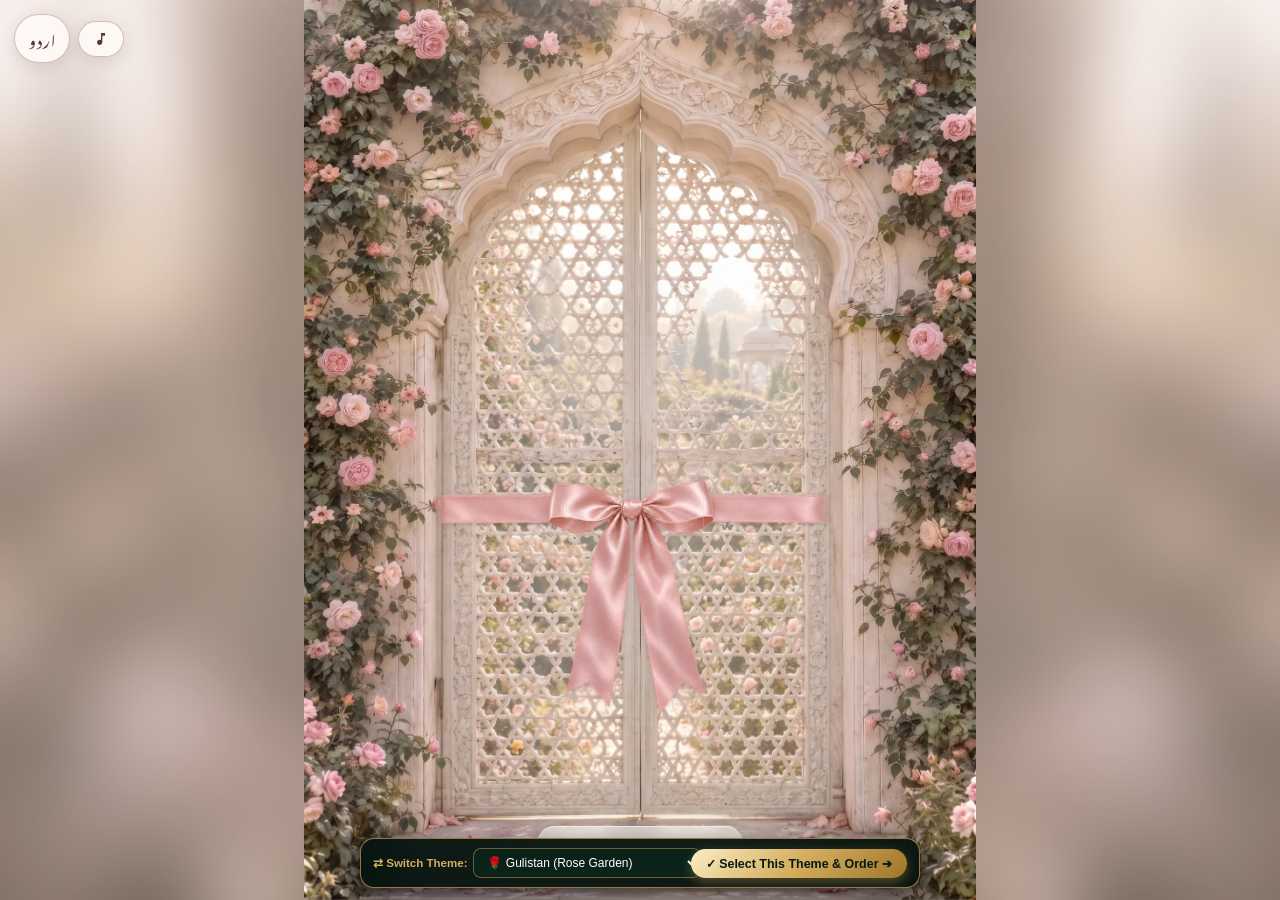
<file: gulistan.html>
<!DOCTYPE html>
<html lang="en" class="is-shut is-arriving is-preloading">
<head>
  <meta charset="utf-8">
  <meta name="viewport" content="width=device-width, initial-scale=1, viewport-fit=cover">
  <title>Hamza &amp; Zoya — Gulistan Wedding Invitation</title>
  <meta name="description" content="Untie the ribbon to open our Gulistan digital wedding invitation.">
  <meta property="og:type" content="website">
  <meta property="og:title" content="Hamza Tariq &amp; Zoya Farooq — Wedding Invitation">
  <meta property="og:description" content="Mr. &amp; Mrs. Tariq Mehmood cordially invite you to celebrate the wedding ceremonies of their beloved son.">
  <meta property="og:image" content="https://e-dawatnama.com/assets/gulistan/beyond.webp">
  <meta name="theme-color" content="#f3e6e0">

  <link rel="icon" type="image/svg+xml" href="assets/favicon.svg">
  <script src="assets/preview-events-helper.js"></script>
  <link rel="preconnect" href="https://fonts.googleapis.com">
  <link rel="preconnect" href="https://fonts.gstatic.com" crossorigin>
  <link href="https://fonts.googleapis.com/css2?family=Amiri+Quran&family=Amiri:ital,wght@0,400;0,700;1,400&family=Corinthia:wght@400;700&family=Cormorant+Garamond:ital,wght@0,400;0,500;0,600;0,700;1,400;1,600&family=Noto+Nastaliq+Urdu:wght@400;500;600;700&display=swap" rel="stylesheet">

  <style id="loader-css">
    #loader {
      --p: 0;
      position: fixed;
      inset: 0;
      z-index: 2147483000;
      display: flex;
      flex-direction: column;
      align-items: center;
      justify-content: center;
      gap: 14px;
      padding: 24px;
      background: #f6ece6;
      color: #5b3a3d;
      transition: opacity 0.85s ease, visibility 0.85s ease;
      -webkit-user-select: none;
      user-select: none;
      -webkit-tap-highlight-color: transparent;
    }
    #loader.is-done {
      opacity: 0;
      visibility: hidden;
      pointer-events: none;
    }
    #loader .ld-art {
      width: min(56vw, 220px);
      height: min(56vw, 220px);
    }
    #loader svg {
      display: block;
      width: 100%;
      height: 100%;
      overflow: visible;
    }
    #loader .ld-bud, #loader .ld-leaf, #loader .ld-fall {
      transform-box: fill-box;
      transform-origin: center;
    }
    #loader .ld-draw {
      fill: none;
      stroke-dasharray: 1 1;
      stroke-dashoffset: calc(1 - var(--p));
    }
    #loader .ld-in {
      opacity: calc(0.05 + 0.95 * clamp(0, var(--p) * var(--n, 1.5) - var(--i, 0), 1));
    }
    #loader .ld-leaf {
      animation: ld-leaf 3.2s ease-in-out infinite;
    }
    @keyframes ld-leaf {
      0%, 100% { transform: rotate(-3.5deg); }
      50% { transform: rotate(3.5deg); }
    }
    #loader .ld-fall {
      opacity: 0;
      animation: ld-fall 5.5s linear infinite;
    }
    @keyframes ld-fall {
      0% { opacity: 0; transform: translate(0, 0) rotate(0deg); }
      15% { opacity: 0.85; }
      85% { opacity: 0.6; }
      100% { opacity: 0; transform: translate(var(--x, 18px), 170px) rotate(280deg); }
    }
    #loader .ld-words {
      margin: 8px 0 0;
      font: italic 500 21px/1.3 'Cormorant Garamond', Georgia, serif;
      letter-spacing: 0.02em;
      text-align: center;
      color: #8a4e54;
    }
    #loader .ld-pct {
      margin: 0;
      font: 600 11px/1 'Cormorant Garamond', Georgia, serif;
      letter-spacing: 0.32em;
      text-indent: 0.32em;
      opacity: 0.6;
      font-variant-numeric: tabular-nums;
      color: #8a4e54;
    }
    html.is-preloading, html.is-preloading body {
      overflow: hidden;
    }
  </style>
  <!-- Bundled Gulistan Theme Stylesheet -->
  <link rel="stylesheet" href="assets/gulistan/gulistan.css?v=20261119">

  <style>
    :root {
      --font-nastaliq: 'Noto Nastaliq Urdu', serif;
    }

    /* Mobile Section Scroll-Snap (Exact 1:1 9ce6a602cb.js) */
    html.is-open {
      scroll-snap-type: y mandatory;
    }
    #card [data-section] {
      scroll-snap-align: start;
      scroll-snap-stop: always;
    }

    /* Top Floating Controls: Language Toggle & Music FAB */
    .gulistan-top-nav {
      position: fixed;
      top: max(14px, env(safe-area-inset-top));
      left: max(14px, env(safe-area-inset-left));
      z-index: 9999;
      display: flex;
      align-items: center;
      gap: 8px;
    }

    .glass-nav-btn {
      display: inline-flex;
      align-items: center;
      justify-content: center;
      gap: 6px;
      padding: 6px 14px;
      min-height: 36px;
      background: rgba(255, 251, 246, 0.88);
      border: 1px solid rgba(138, 78, 84, 0.35);
      border-radius: 999px;
      color: #5b3a3d;
      font-family: 'Cormorant Garamond', Georgia, serif;
      font-size: 14px;
      font-weight: 700;
      letter-spacing: 0.06em;
      cursor: pointer;
      backdrop-filter: blur(10px);
      -webkit-backdrop-filter: blur(10px);
      box-shadow: 0 4px 15px rgba(91, 58, 61, 0.14);
      transition: all 0.3s cubic-bezier(0.25, 1, 0.5, 1);
      user-select: none;
    }
    .glass-nav-btn:hover {
      background: #fffdf9;
      border-color: #8a4e54;
      transform: translateY(-1px);
    }
    .lang-pill-btn {
      font-family: 'Noto Nastaliq Urdu', 'Cormorant Garamond', serif;
    }

    /* Gate Opening: Ribbon Unravel + 3D Door Swing + Camera Push-Through */
    .gate {
      transition: opacity 0.85s ease 0.65s, visibility 0.85s ease 0.65s;
    }
    .gate.is-opening {
      pointer-events: none;
    }
    .gate .stage {
      transition: transform 1.5s cubic-bezier(0.22, 1, 0.36, 1);
      will-change: transform;
    }
    .gate.is-opening .stage {
      transform: scale(1.22);
    }
    .gate .rb-band-l, .gate .rb-band-r, .gate .rb-bow {
      transition: transform 0.65s cubic-bezier(0.22, 1, 0.36, 1), opacity 0.5s ease 0.1s;
    }
    .gate.is-opening .rb-band-l {
      transform: translateX(-45%) rotate(-14deg);
      opacity: 0;
    }
    .gate.is-opening .rb-band-r {
      transform: translateX(45%) rotate(14deg);
      opacity: 0;
    }
    .gate.is-opening .rb-bow {
      transform: translateY(22px) scale(0.82);
      opacity: 0;
    }
    .gate.is-opening .g-leaf-l {
      transform-origin: 19% 50%;
      transition: transform 1.35s cubic-bezier(0.22, 1, 0.36, 1) 0.18s, opacity 0.9s ease 0.5s;
      transform: perspective(1200px) rotateY(-98deg) translateX(-18%);
      opacity: 0;
    }
    .gate.is-opening .g-leaf-r {
      transform-origin: 81% 50%;
      transition: transform 1.35s cubic-bezier(0.22, 1, 0.36, 1) 0.18s, opacity 0.9s ease 0.5s;
      transform: perspective(1200px) rotateY(98deg) translateX(18%);
      opacity: 0;
    }
    .gate.is-opening .g-light {
      opacity: 1;
      transition: opacity 0.8s ease 0.25s;
    }
    .gate.is-opening .g-flood {
      opacity: 1;
      transition: opacity 0.75s ease 0.35s;
    }
    .gate.is-gone {
      opacity: 0;
      visibility: hidden;
      display: none !important;
    }

    /* ======================================================================
       STEP 2: HERO ARCH PAVILION & CALLIGRAPHIC LIQUID FOIL WIPE TRANSITION
       ====================================================================== */
    .hero {
      position: relative;
      height: 100vh;
      height: 100svh;
      min-height: 480px;
      overflow: hidden;
      container-type: size;
      background: #fbf7f2;
      isolation: isolate;
      -webkit-tap-highlight-color: transparent;
      --pav-r: .56545;
      --arch-l: 29.074%;
      --arch-r: 71.389%;
      --arch-t: 35.131%;
      --arch-s: 50.157%;
      --arch-b: 79.529%;
      --shape: phone;
    }
    @media (min-aspect-ratio: 5/8) {
      .hero {
        --pav-r: .74672;
        --arch-l: 34.31%;
        --arch-r: 66.146%;
        --arch-t: 35.246%;
        --arch-s: 50.17%;
        --arch-b: 79.436%;
        --shape: tab;
      }
    }
    @media (min-aspect-ratio: 6/5) {
      .hero {
        --pav-r: 1.33944;
        --arch-l: 41.772%;
        --arch-r: 58.594%;
        --arch-t: 36.037%;
        --arch-s: 50.425%;
        --arch-b: 79.071%;
        --shape: land;
      }
    }
    .h-scene {
      position: absolute;
      left: 50%;
      top: 50%;
      width: max(100cqw, 100cqh * var(--pav-r));
      height: max(100cqh, 100cqw / var(--pav-r));
      translate: -50% -50%;
      transform-origin: 50% calc(var(--arch-t) / 2 + var(--arch-b) / 2);
      touch-action: manipulation;
    }
    .h-pav, .h-roses, .h-petals {
      position: absolute;
      inset: 0;
    }
    .h-pav {
      background-color: #fbf7f2;
      background-image: url("assets/gulistan/pavilion.webp");
      background-position: center;
      background-size: 100% 100%;
      background-repeat: no-repeat;
    }
    @media (min-aspect-ratio: 5/8) {
      .h-pav { background-image: url("assets/gulistan/pavilion-tab.webp"); }
    }
    @media (min-aspect-ratio: 6/5) {
      .h-pav { background-image: url("assets/gulistan/pavilion-land.webp"); }
    }
    .h-pav:after {
      content: "";
      position: absolute;
      inset: 0;
      background: radial-gradient(ellipse 60% 42% at 50% 18%, rgba(255, 252, 244, 0.55), transparent 70%);
      mix-blend-mode: soft-light;
      animation: h-breathe 9s ease-in-out infinite alternate;
      pointer-events: none;
    }
    @keyframes h-breathe {
      0% { opacity: 0.4; }
      100% { opacity: 0.85; }
    }
    .h-roses, .h-petals {
      pointer-events: none;
    }
    .h-rose {
      position: absolute;
      width: 9.077%;
      aspect-ratio: 1;
      translate: -50% -42%;
      filter: saturate(0.85) brightness(1.02) sepia(0.06) drop-shadow(0 2px 4px rgba(110, 60, 55, 0.22));
      -webkit-mask-image: linear-gradient(#000 58%, transparent 78%);
      mask-image: linear-gradient(#000 58%, transparent 78%);
      pointer-events: none;
    }
    .h-rose img {
      position: absolute;
      inset: 0;
      width: 100%;
      height: 100%;
      opacity: 0;
      transition: opacity 0.22s ease-out;
    }
    .h-rose img:first-child {
      opacity: 1;
    }

    /* Hero Typography Hierarchy inside Pavilion Arch */
    .h-words {
      position: absolute;
      left: calc(var(--arch-l) + (var(--arch-r) - var(--arch-l)) * 0.04);
      right: calc(100% - var(--arch-r) + (var(--arch-r) - var(--arch-l)) * 0.04);
      top: calc(var(--arch-t) + (var(--arch-s) - var(--arch-t)) * 0.3);
      bottom: calc(100% - var(--arch-b) + (var(--arch-b) - var(--arch-s)) * 0.06);
      container-type: size;
      display: flex;
      flex-direction: column;
      align-items: center;
      text-align: center;
      pointer-events: none;
      z-index: 5;
    }
    .h-words > * {
      margin: 0;
    }
    .h-bism {
      --bism-w: min(82cqw, 44cqh);
      font-family: 'Amiri', serif;
      font-size: calc(var(--bism-w) / 11.4);
      line-height: 1.7;
      white-space: nowrap;
      padding: 0 0.3em;
      background: linear-gradient(180deg, #a3646a 0%, #762834 55%, #5e2631 100%);
      -webkit-background-clip: text;
      background-clip: text;
      color: transparent;
      opacity: 0;
      transform: translateY(-8px);
      filter: blur(4px);
      transition: opacity 0.9s cubic-bezier(0.2, 0.8, 0.3, 1), 
                  transform 0.9s cubic-bezier(0.2, 0.8, 0.3, 1),
                  filter 0.9s cubic-bezier(0.2, 0.8, 0.3, 1);
    }
    .h-kicker {
      margin-top: auto !important;
      padding-top: 0.5em;
      font: 600 min(6.2cqw, 3.4cqh)/1.35 "Cormorant Garamond", Georgia, serif;
      letter-spacing: 0.12em;
      padding-left: 0.2em;
      text-transform: uppercase;
      color: #4a6358;
      opacity: 0;
      transform: translateY(8px);
      transition: opacity 0.9s cubic-bezier(0.2, 0.8, 0.3, 1), 
                  transform 0.9s cubic-bezier(0.2, 0.8, 0.3, 1),
                  letter-spacing 0.9s cubic-bezier(0.2, 0.8, 0.3, 1);
    }
    .h-names {
      margin: min(3cqw, 1.8cqh) 0 min(2cqw, 1.2cqh) !important;
      font: 700 1em/.9 Corinthia, cursive;
      width: 100%;
    }
    .h-name, .h-amp {
      display: block;
      width: fit-content;
      max-width: none;
      margin-inline: auto;
      padding: 0.08em 0.3em 0.16em;
      background: linear-gradient(180deg, #b86270 0%, #872e3d 45%, #4a1520 100%);
      -webkit-background-clip: text;
      background-clip: text;
      color: transparent;
      --wipe: 0%;
      -webkit-mask-image: linear-gradient(90deg, #000 calc(var(--wipe) - 18%), transparent var(--wipe));
      mask-image: linear-gradient(90deg, #000 calc(var(--wipe) - 18%), transparent var(--wipe));
      filter: drop-shadow(0 2px 4px rgba(90, 40, 40, 0.25));
      white-space: nowrap;
      opacity: 0;
    }
    html[dir="rtl"] .h-name,
    html[dir="rtl"] .h-amp {
      -webkit-mask-image: linear-gradient(270deg, #000 calc(var(--wipe) - 18%), transparent var(--wipe));
      mask-image: linear-gradient(270deg, #000 calc(var(--wipe) - 18%), transparent var(--wipe));
    }
    .h-name {
      font-size: calc(min(46cqw, 21cqh) * var(--fit, 0.58));
      line-height: 0.95;
    }
    .h-amp {
      font-size: min(22cqw, 10cqh);
      margin-block: -0.2em -0.16em;
      font-family: 'Cormorant Garamond', Georgia, serif;
      font-style: italic;
      font-weight: 500;
      background: linear-gradient(180deg, #c58646 0%, #ecd09f 40%, #a86230 100%);
      -webkit-background-clip: text;
      background-clip: text;
      color: transparent;
    }
    .h-line {
      margin-bottom: auto !important;
      max-width: 94cqw;
      font: italic 500 min(8.6cqw, 4.8cqh)/1.3 "Cormorant Garamond", Georgia, serif;
      color: #6d4b52;
      text-wrap: balance;
      opacity: 0;
      transform: translateY(8px);
      transition: opacity 0.9s cubic-bezier(0.2, 0.8, 0.3, 1), 
                  transform 0.9s cubic-bezier(0.2, 0.8, 0.3, 1);
    }

    /* Active Revealed State */
    .hero.is-text-revealed .h-bism {
      opacity: 1;
      transform: translateY(0);
      filter: blur(0);
    }
    .hero.is-text-revealed .h-kicker {
      opacity: 1;
      transform: translateY(0);
      letter-spacing: 0.22em;
    }
    .hero.is-text-revealed .h-line {
      opacity: 1;
      transform: translateY(0);
    }

    .h-scroll {
      position: absolute;
      left: 50%;
      bottom: max(16px, 3cqh);
      translate: -50% 0;
      margin: 0;
      width: 30px;
      height: 30px;
      display: grid;
      place-items: center;
      opacity: 0;
      pointer-events: none;
      transition: opacity 1s cubic-bezier(0.2, 0.8, 0.3, 1);
      z-index: 10;
    }
    .h-scroll i {
      width: 11px;
      height: 11px;
      border-right: 1.8px solid #a8646a;
      border-bottom: 1.8px solid #a8646a;
      rotate: 45deg;
      filter: drop-shadow(0 1px 1px rgba(255, 255, 255, 0.8));
      animation: h-bob 2.4s ease-in-out infinite;
    }
    .hero.is-revealed .h-scroll {
      opacity: 0.85;
      transition-delay: 2.2s;
    }
    @keyframes h-bob {
      0%, 100% { transform: translateY(-3px); }
      50% { transform: translateY(4px); }
    }

    /* Hero Tagline Pill */
    .h-tagline-pill {
      display: inline-block;
      margin-top: 8px;
      padding: 3px 12px;
      border-radius: 999px;
      background: rgba(255, 250, 246, 0.78);
      border: 1px solid rgba(168, 100, 106, 0.35);
      color: #6b3e3a;
      font-family: 'Cormorant Garamond', Georgia, serif;
      font-style: italic;
      font-size: clamp(11px, 2.8cqi, 13.5px);
      font-weight: 600;
      letter-spacing: 0.04em;
    }

    /* 3-Tier Host Header & Couple Credentials inside Letter (Aligned with 6bc7234901.css) */
    .lt-parents {
      text-align: center;
    }
    .lt-parents > .lp-mr {
      margin: .3em 0 0 !important;
      font: 600 clamp(12px, 3.4cqi, 15px)/1.3 "Cormorant Garamond", Georgia, serif;
      letter-spacing: .22em;
      padding-left: .22em;
      text-transform: uppercase;
      color: var(--sage-ink);
    }
    .lt-parents > .lp-name {
      margin: 0 !important;
      font-family: "Cormorant Garamond", Georgia, serif;
      font-weight: 600;
      font-size: 1.2em;
      line-height: 1.25;
      color: var(--ink);
      text-wrap: balance;
      overflow-wrap: anywhere;
    }
    .lt-parents > .lp-line {
      margin: 1em 0 0 !important;
      font-family: "Cormorant Garamond", Georgia, serif;
      font-style: italic;
      color: var(--ink);
      text-wrap: balance;
    }
    .couple-cred-badge {
      display: none;
      margin-top: 2px;
      margin-bottom: 4px;
      padding: 2px 10px;
      border-radius: 999px;
      background: rgba(200, 157, 88, 0.14);
      border: 1px solid rgba(200, 157, 88, 0.42);
      color: #7b4e43;
      font-family: 'Cormorant Garamond', Georgia, serif;
      font-size: 12px;
      font-weight: 600;
      letter-spacing: 0.05em;
    }

    /* ======================================================================
       STEP 3: 3D TRI-FOLD LETTER UNFOLD & ROYAL WAX-SEALED ENVELOPE
       (Exact 1:1 match with reference 6bc7234901.css & 9cd3de02c1.css)
       ====================================================================== */
    .letter {
      --env-r: .84919;
      --env-l: 3.125%;
      --env-r-edge: 96.875%;
      --env-t: 45.113%;
      --env-b: 97.346%;
      --env-tip-x: 49.466%;
      --env-tip-y: 85.696%;
      --env-flap-top: 2.654%;
      --env-t-n: .45113;
      --seal-r: .7313;
      --seal-cx: 48.152%;
      --seal-cy: 73.609%;
      --seal-d: .7087;
      --ivory-slice: 36;
      --blush-slice: 36;
      --ivory-paper: rgb(229, 219, 203);
      --blush-paper: rgb(224, 194, 187);
      --sage-paper: rgb(148, 150, 125);
      --garland-r: 4.4017;
      --corner-r: .797;
      --in: calc(clamp(8px, 2.3%, 26px) + clamp(9px, 2.2%, 24px));
      --garland-h: calc(min((100% - 2 * var(--in)) * .88, 600px) / var(--garland-r, 4.4));
      position: relative;
      z-index: 1;
      display: flex;
      flex-direction: column;
      justify-content: center;
      min-height: 100vh;
      min-height: 100svh;
      padding: calc(var(--in) + 1.2% + var(--garland-h) + 2px) calc(var(--in) + 6px) calc(var(--in) + max(40px, 7%));
      background: var(--sage-paper, #94967d) url("assets/gulistan/sage.webp") 0 0 / 540px repeat;
      color: var(--ink);
      container-type: inline-size;
      overflow-anchor: none;
      -webkit-tap-highlight-color: transparent;
    }
    .letter.is-open {
      justify-content: flex-start;
    }
    .lt-papers {
      --m1: clamp(8px, 2.3cqi, 26px);
      --m2: calc(var(--m1) + clamp(9px, 2.2cqi, 24px));
      --edge: clamp(13px, 3.4cqi, 30px);
      position: absolute;
      inset: 0;
      z-index: -1;
      pointer-events: none;
    }
    .lt-papers > i {
      position: absolute;
      display: block;
    }
    .lp-blush {
      inset: var(--m1);
      border: var(--edge) solid transparent;
      border-image: url("assets/gulistan/sheet-blush.webp") var(--blush-slice) / var(--edge) round;
      background: var(--blush-paper) padding-box;
      filter: drop-shadow(0 1px 2px rgba(60,50,40,.22)) drop-shadow(0 3px 8px rgba(60,50,40,.12));
    }
    .lp-ivory {
      inset: var(--m2);
      border: var(--edge) solid transparent;
      border-image: url("assets/gulistan/sheet-ivory.webp") var(--ivory-slice) fill / var(--edge) round;
      filter: drop-shadow(0 1px 2px rgba(90,60,55,.2)) drop-shadow(0 3px 7px rgba(90,60,55,.1));
    }
    .lp-garland {
      left: 50%;
      top: calc(var(--m2) + 1.2cqi);
      width: min((100cqi - 2 * var(--m2)) * .88, 600px);
      aspect-ratio: var(--garland-r);
      translate: -50% 0;
      background: url("assets/gulistan/letter-garland.webp") center / 100% 100% no-repeat;
    }
    .lp-corner {
      left: calc(var(--m2) + .6cqi);
      bottom: calc(var(--m2) + .6cqi);
      width: min(32cqi, 240px);
      aspect-ratio: var(--corner-r);
      background: url("assets/gulistan/corner.webp") center / 100% 100% no-repeat;
    }
    .lp-corner-r {
      left: auto;
      right: calc(var(--m2) + .6cqi);
      scale: -1 1;
    }
    .lt-shade {
      position: absolute;
      left: 0;
      right: 0;
      top: 0;
      height: 100vh;
      height: 100svh;
      z-index: 8;
      overflow: hidden;
      pointer-events: none;
      -webkit-mask-image: linear-gradient(#000 35%, transparent 95%);
      mask-image: linear-gradient(#000 35%, transparent 95%);
    }
    .lt-shade:before {
      content: "";
      position: absolute;
      left: -8%;
      top: -6%;
      width: max(125cqi, 70svh);
      aspect-ratio: 1;
      background: url("assets/gulistan/shade.webp") 0 0 / 100% 100% no-repeat;
      opacity: .24;
      transform-origin: 0 0;
      animation: lt-sway 7.5s ease-in-out infinite alternate;
    }
    @keyframes lt-sway {
      0% { transform: rotate(-1.1deg) translate(-.8%, .2%) skew(.8deg); }
      45% { transform: rotate(.5deg) translate(.6%, -.3%) skew(-.4deg); }
      to { transform: rotate(1.2deg) translate(1.1%, .5%) skew(-1deg); }
    }
    .lt-petals {
      position: absolute;
      inset: 0;
      z-index: 9;
      overflow: hidden;
      pointer-events: none;
    }
    .lt-petal {
      position: absolute;
      left: 0;
      top: 0;
      perspective: 300px;
    }
    .lt-petal b {
      display: block;
      transform-style: preserve-3d;
    }
    .lt-petal img {
      width: 100%;
      height: auto;
    }
    .lt-stage {
      position: relative;
      display: flex;
      flex-direction: column;
      align-items: center;
      width: 100%;
      max-width: 1120px;
      margin: 0 auto;
    }
    .lt-slot {
      width: 100%;
      display: none;
      justify-content: center;
    }
    .letter.is-open .lt-slot {
      display: flex;
    }
    .lt-letter {
      --paper-slice: 54;
      --spray-w: 47.704%;
      --spray-x: 2.335%;
      --spray-y: .0353;
      --spray-r: 1.2824;
      --bud-w: 13.619%;
      --bud-r: .8929;
      --bud-right: 3.035%;
      --bud-bottom: .0265;
      --pb: clamp(12px, 3.4cqi, 20px);
      position: relative;
      width: min(100%, 560px);
      margin: 0;
      padding: calc(var(--pb) * .4 + min(100cqi, 560px) * .2) clamp(14px, 5cqi, 36px) clamp(28px, 8cqi, 48px);
      border: var(--pb) solid transparent;
      border-image: url("assets/gulistan/paper.webp") var(--paper-slice) fill / var(--pb) round;
      filter: drop-shadow(0 10px 14px rgba(90, 64, 52, .2)) drop-shadow(0 1px 2px rgba(90, 64, 52, .2));
      text-align: center;
      container-type: inline-size;
      font: 500 clamp(15.5px, 5.2cqi, 20px)/1.55 "Cormorant Garamond", Georgia, serif;
      color: var(--ink);
    }
    .letter:not(.is-read) .lt-slot .lt-letter {
      visibility: hidden;
    }
    .lt-letter:before, .lt-letter:after {
      content: "";
      position: absolute;
      background: center / 100% 100% no-repeat;
      pointer-events: none;
    }
    .lt-letter:before {
      left: calc(var(--pb) * -.2);
      top: calc(var(--pb) * -.2);
      width: 36%;
      aspect-ratio: var(--spray-r);
      background-image: url("assets/gulistan/paper-spray.webp");
    }
    .lt-letter:after {
      right: calc(var(--pb) * -.1);
      bottom: calc(var(--pb) * -.1);
      width: 11%;
      aspect-ratio: var(--bud-r);
      background-image: url("assets/gulistan/paper-bud.webp");
    }
    .lt-packet {
      position: absolute;
      z-index: 3;
      transform-style: preserve-3d;
      pointer-events: none;
      transform-origin: 50% 50%;
    }
    .pk-panel {
      position: absolute;
      left: 0;
      width: 100%;
      height: 100%;
      transform-style: preserve-3d;
    }
    .pk-mid {
      top: 0;
    }
    .pk-top {
      bottom: 100%;
      transform-origin: 50% 100%;
    }
    .pk-bottom {
      top: 100%;
      transform-origin: 50% 0;
    }
    .pk-face, .pk-back {
      position: absolute;
      inset: 0;
      overflow: hidden;
      -webkit-backface-visibility: hidden;
      backface-visibility: hidden;
    }
    .pk-face > .lt-letter {
      position: absolute;
      left: 0;
      filter: none;
    }
    .pk-back {
      transform: rotateX(180deg);
      background: linear-gradient(180deg, rgba(120, 100, 80, .1), transparent 18%, transparent 82%, rgba(120, 100, 80, .1)), #f4efe6;
      box-shadow: inset 0 0 0 1px #96826e47;
    }
    .pk-mid .pk-face {
      filter: drop-shadow(0 10px 14px rgba(90, 64, 52, .26));
    }
    .lt-keep {
      display: flex;
      flex-direction: column;
      align-items: center;
      width: 100%;
    }
    .letter.is-open .lt-keep {
      margin-top: clamp(18px, 5cqi, 34px);
    }
    .lt-env {
      position: relative;
      display: block;
      width: min(96cqi, 500px);
      aspect-ratio: var(--env-r);
      padding: 0;
      border: 0;
      background: none;
      cursor: pointer;
      -webkit-tap-highlight-color: transparent;
    }
    .letter:not(.is-open) .lt-env {
      margin-top: calc(min(96cqi, 500px) / var(--env-r) * var(--env-t-n) * -.86);
    }
    .letter.is-open .lt-env {
      width: min(62cqi, 320px);
      cursor: default;
    }
    :where(.lt-env) > span {
      position: absolute;
      inset: 0;
      background: center / 100% 100% no-repeat;
      pointer-events: none;
    }
    .e-back {
      z-index: 1;
      background-image: url("assets/gulistan/env-back.webp");
      filter: drop-shadow(0 9px 12px rgba(90, 64, 52, .22)) drop-shadow(0 1px 2px rgba(90, 64, 52, .2));
    }
    .e-flap-open {
      z-index: 2;
      background-image: url("assets/gulistan/env-flap-open.webp");
      transform-origin: 50% var(--env-t);
      opacity: 0;
    }
    .e-pocket {
      z-index: 4;
      background-image: url("assets/gulistan/env-pocket.webp");
    }
    .e-flap-shadow {
      z-index: 5;
      background-image: url("assets/gulistan/env-flap-shadow.webp");
    }
    .e-flap {
      z-index: 6;
      background-image: url("assets/gulistan/env-flap.webp");
      transform-origin: 50% var(--env-t);
    }
    .letter.is-open .e-flap,
    .letter.is-open .e-flap-shadow {
      opacity: 0;
    }
    .letter.is-open .e-flap-open {
      opacity: 1;
    }
    .letter.is-open .e-seal {
      opacity: 0;
    }
    .lt-env > .e-seal {
      z-index: 7;
      inset: auto;
      left: var(--env-tip-x);
      top: var(--env-tip-y);
      width: calc((var(--env-r-edge) - var(--env-l)) * .15 / var(--seal-d));
      aspect-ratio: var(--seal-r);
      margin-top: -3.2%;
      translate: calc(-1 * var(--seal-cx)) calc(-1 * var(--seal-cy));
      background-image: url("assets/gulistan/seal.webp");
      filter: drop-shadow(0 3px 3px rgba(90, 45, 45, .3)) drop-shadow(0 1px 1px rgba(90, 45, 45, .25));
    }
    .gl-seal-ring {
      position: absolute;
      left: var(--seal-cx);
      top: var(--seal-cy);
      width: calc(var(--seal-d) * 118%);
      aspect-ratio: 1;
      translate: -50% -50%;
      border-radius: 50%;
      border: 1.5px solid rgba(168, 100, 106, .75);
      opacity: 0;
      animation: lt-ring 2.8s cubic-bezier(.2, .6, .3, 1) 1.2s infinite;
    }
    @keyframes lt-ring {
      0% { opacity: .9; transform: scale(.8); }
      to { opacity: 0; transform: scale(1.35); }
    }
    .letter.is-open .gl-seal-ring,
    .letter.is-open .lt-hint {
      display: none;
    }

    /* Back face sub-schedule lines (.eb-note > .eb-line) */
    .eb-note > .eb-line {
      display: block;
    }

    /* ========================================================================
       STEP 6: CLOCK & SUNDIAL COUNTDOWN ENHANCEMENTS
       - Thin golden seconds needle rotating smoothly around gnomon pivot
       - Static sundial shadow at 58deg (no weird rotating shadow)
       - Compact countdown fitted comfortably inside the inner marble dial ring
       ======================================================================== */
    .countdown .cd-shadow {
      --sun: 58deg !important;
      transition: opacity 1.1s ease;
    }
    .cd-sec-needle {
      position: absolute;
      left: var(--gx, 50.4%);
      top: var(--gy, 47.9%);
      width: 0;
      height: 0;
      z-index: 4;
      pointer-events: none;
      transform: rotate(var(--sec-rot, 0deg));
      transition: transform 0.36s cubic-bezier(0.34, 1.56, 0.64, 1);
    }
    .cd-sec-needle::before {
      content: "";
      position: absolute;
      left: -1.1px;
      bottom: -14px;
      width: 2.2px;
      height: calc(var(--d) * 0.375);
      background: linear-gradient(180deg, #fff6d1 0%, #e5c158 25%, #b88a28 78%, #7a5812 100%);
      border-radius: 2px 2px 1px 1px;
      box-shadow: 0 1px 3px rgba(55, 32, 8, 0.38);
    }
    .cd-sec-needle::after {
      content: "";
      position: absolute;
      left: -5px;
      top: -5px;
      width: 10px;
      height: 10px;
      border-radius: 50%;
      background: radial-gradient(circle at 35% 32%, #fff8dc 0%, #e0b84e 52%, #7d5714 100%);
      box-shadow: 0 1px 3px rgba(40, 20, 5, 0.5), inset 0 0 1.5px rgba(255, 255, 255, 0.8);
    }
    .countdown.is-armed:not(.is-lit) .cd-sec-needle {
      opacity: 0;
    }
    /* Fit countdown digits neatly inside the inner marble circle */
    .countdown .cd-count {
      top: 53.5% !important;
      width: 65cqw;
      justify-content: center;
      gap: 1.15cqw !important;
    }
    .countdown .cd-num {
      font-size: 7.5cqw !important;
    }
    .countdown .cd-sep {
      width: 0.72cqw !important;
      margin-top: 3.3cqw !important;
    }
    .countdown .cd-label {
      font-size: max(8px, 2.15cqw) !important;
      letter-spacing: 0.08em !important;
      padding-left: 0.08em !important;
      margin-top: 0.45cqw !important;
    }

    /* ========================================================================
       STEP 7: CLOSING NIGHT GARDEN — FLOATING LANTERNS, CHANDNI SPARKS & RSVP
       ======================================================================== */
    .cl-lanterns {
      position: absolute;
      inset: 0;
      pointer-events: none;
      z-index: 2;
      overflow: hidden;
    }
    .cl-lantern {
      position: absolute;
      left: 0;
      top: 0;
      width: var(--lw, 26px);
      height: calc(var(--lw, 26px) * 1.38);
      pointer-events: none;
      will-change: transform, opacity;
      filter: drop-shadow(0 0 10px rgba(255, 185, 85, 0.65)) drop-shadow(0 0 22px rgba(255, 145, 45, 0.35));
    }
    .cl-lantern svg {
      width: 100%;
      height: 100%;
      display: block;
      overflow: visible;
    }
    .cl-chandni-burst {
      position: absolute;
      left: 0;
      top: 0;
      width: var(--sz, 5px);
      height: var(--sz, 5px);
      border-radius: 50%;
      pointer-events: none;
      z-index: 4;
      background: radial-gradient(circle, #ffffff 0%, #fff1b8 42%, #ffbe4d 78%, rgba(255, 175, 60, 0) 100%);
      box-shadow: 0 0 8px 2px rgba(255, 220, 125, 0.85), 0 0 16px 4px rgba(255, 175, 70, 0.45);
      mix-blend-mode: screen;
    }
    .cl-chandni-ring {
      position: absolute;
      left: 0;
      top: 0;
      width: 18px;
      height: 18px;
      border-radius: 50%;
      border: 1.2px solid rgba(255, 232, 165, 0.75);
      box-shadow: 0 0 12px rgba(255, 205, 110, 0.5);
      pointer-events: none;
      z-index: 4;
      translate: -50% -50%;
      mix-blend-mode: screen;
    }

    /* Closing RSVP Trigger Button */
    .cl-rsvp-wrap {
      margin-top: calc(var(--u) * 0.015);
      display: flex;
      justify-content: center;
      pointer-events: auto;
      position: relative;
      z-index: 5;
    }
    .cl-rsvp-btn {
      display: inline-flex;
      align-items: center;
      justify-content: center;
      gap: 0.55em;
      padding: 9px 24px;
      border-radius: 999px;
      border: 1px solid rgba(242, 205, 191, 0.65);
      background: linear-gradient(135deg, rgba(255, 246, 235, 0.16) 0%, rgba(215, 160, 140, 0.24) 100%);
      -webkit-backdrop-filter: blur(8px);
      backdrop-filter: blur(8px);
      box-shadow: 0 4px 18px rgba(6, 10, 28, 0.55), 0 0 16px rgba(242, 205, 191, 0.2), inset 0 1px 0 rgba(255, 255, 255, 0.25);
      color: #fdf5ef;
      font: 700 max(13.5px, calc(var(--u) * 0.044))/1.1 "Cormorant Garamond", Georgia, serif;
      letter-spacing: 0.14em;
      text-transform: uppercase;
      cursor: pointer;
      transition: transform 0.25s ease, box-shadow 0.25s ease, background 0.25s ease, border-color 0.25s ease;
      -webkit-tap-highlight-color: transparent;
    }
    .cl-rsvp-btn:hover {
      transform: translateY(-1.5px);
      border-color: #f7d9c4;
      background: linear-gradient(135deg, rgba(255, 246, 235, 0.26) 0%, rgba(215, 160, 140, 0.36) 100%);
      box-shadow: 0 6px 22px rgba(6, 10, 28, 0.65), 0 0 22px rgba(255, 215, 165, 0.35);
    }
    .cl-rsvp-btn svg {
      width: 1.15em;
      height: 1.15em;
      fill: none;
      stroke: #f5d0b8;
      stroke-width: 1.7;
      stroke-linecap: round;
      stroke-linejoin: round;
    }

    /* Luxury RSVP Panel Modal (.rsvp-modal) */
    .rsvp-modal {
      position: fixed;
      inset: 0;
      z-index: 95;
      display: grid;
      place-items: center;
      padding: 18px;
    }
    .rsvp-modal[hidden] {
      display: none;
    }
    .rsvp-veil {
      position: absolute;
      inset: 0;
      background: radial-gradient(ellipse at 50% 45%, rgba(18, 24, 52, 0.72), rgba(8, 11, 26, 0.88));
      -webkit-backdrop-filter: blur(5px);
      backdrop-filter: blur(5px);
    }
    .rsvp-dialog {
      position: relative;
      width: min(92vw, 410px);
      max-height: 88svh;
      overflow-y: auto;
      padding: 28px 24px 24px;
      border-radius: 20px;
      border: 1.5px solid rgba(201, 168, 106, 0.55);
      background:
        radial-gradient(ellipse 90% 60% at 50% 0%, rgba(255, 240, 230, 0.9), transparent 70%),
        linear-gradient(180deg, #fcf7f1 0%, #f5eae2 100%);
      box-shadow: 0 20px 50px rgba(5, 8, 22, 0.6), inset 0 0 0 4px rgba(255, 251, 246, 0.75), inset 0 0 0 5px rgba(168, 100, 106, 0.25);
      color: var(--ink);
      text-align: center;
      font-family: "Cormorant Garamond", Georgia, serif;
    }
    .rsvp-close {
      position: absolute;
      top: 12px;
      right: 12px;
      width: 34px;
      height: 34px;
      border-radius: 50%;
      border: 1px solid rgba(168, 100, 106, 0.35);
      background: rgba(255, 251, 246, 0.85);
      color: var(--rose-ink);
      display: grid;
      place-items: center;
      cursor: pointer;
      padding: 0;
    }
    .rsvp-close svg {
      width: 15px;
      height: 15px;
      stroke: currentColor;
      stroke-width: 1.8;
      fill: none;
      stroke-linecap: round;
    }
    .rsvp-kicker {
      margin: 0;
      font: 600 11.5px/1.3 "Cormorant Garamond", Georgia, serif;
      letter-spacing: 0.26em;
      text-transform: uppercase;
      color: var(--sage-ink);
    }
    .rsvp-title {
      margin: 2px 0 4px;
      font: 700 44px/1 "Corinthia", cursive;
      color: var(--rose-ink);
    }
    .rsvp-sub {
      margin: 0 0 16px;
      font: italic 500 15px/1.35 "Cormorant Garamond", Georgia, serif;
      color: var(--ink-soft);
    }
    .rsvp-form {
      display: flex;
      flex-direction: column;
      gap: 12px;
      text-align: left;
    }
    html[dir="rtl"] .rsvp-form {
      text-align: right;
    }
    .rsvp-field label {
      display: block;
      margin-bottom: 4px;
      font: 700 13px/1.2 "Cormorant Garamond", Georgia, serif;
      letter-spacing: 0.06em;
      text-transform: uppercase;
      color: var(--sage-ink);
    }
    .rsvp-input,
    .rsvp-select,
    .rsvp-textarea {
      width: 100%;
      padding: 9px 12px;
      border-radius: 10px;
      border: 1px solid rgba(168, 100, 106, 0.4);
      background: rgba(255, 253, 250, 0.92);
      color: var(--ink);
      font: 600 15.5px/1.35 "Cormorant Garamond", Georgia, serif;
      outline: none;
      transition: border-color 0.2s ease, box-shadow 0.2s ease;
    }
    .rsvp-input:focus,
    .rsvp-select:focus,
    .rsvp-textarea:focus {
      border-color: var(--rose);
      box-shadow: 0 0 0 3px rgba(168, 100, 106, 0.16);
    }
    .rsvp-row {
      display: grid;
      grid-template-columns: 1.75fr 0.85fr;
      gap: 10px;
    }
    .rsvp-submit {
      margin-top: 4px;
      display: inline-flex;
      align-items: center;
      justify-content: center;
      gap: 8px;
      width: 100%;
      padding: 11px 18px;
      border-radius: 999px;
      border: 1px solid rgba(122, 53, 66, 0.7);
      background: linear-gradient(135deg, #8e414e 0%, #6d2b38 100%);
      color: #fffaf5;
      font: 700 15px/1.2 "Cormorant Garamond", Georgia, serif;
      letter-spacing: 0.08em;
      text-transform: uppercase;
      box-shadow: 0 4px 14px rgba(109, 43, 56, 0.32);
      cursor: pointer;
      transition: transform 0.2s ease, filter 0.2s ease;
    }
    .rsvp-submit:hover {
      filter: brightness(1.07);
      transform: translateY(-1px);
    }
    .rsvp-submit svg {
      width: 17px;
      height: 17px;
      fill: currentColor;
    }
    .rsvp-hosts {
      margin-top: 14px;
      padding-top: 12px;
      border-top: 1px solid rgba(168, 100, 106, 0.22);
      display: flex;
      flex-direction: column;
      gap: 6px;
    }
    .rsvp-hosts-lbl {
      margin: 0 0 2px;
      font: 600 11.5px/1.2 "Cormorant Garamond", Georgia, serif;
      letter-spacing: 0.18em;
      text-transform: uppercase;
      color: var(--sage-ink);
    }
    .rsvp-host-chips {
      display: flex;
      flex-wrap: wrap;
      justify-content: center;
      gap: 6px;
    }
    .rsvp-host-chip {
      display: inline-flex;
      align-items: center;
      gap: 5px;
      padding: 5px 11px;
      border-radius: 999px;
      border: 1px solid rgba(168, 100, 106, 0.4);
      background: #fffdf9;
      color: var(--ink);
      font: 600 13.5px/1.2 "Cormorant Garamond", Georgia, serif;
      text-decoration: none;
      transition: background 0.2s ease, border-color 0.2s ease;
    }
    .rsvp-host-chip:hover {
      background: #f8ebe6;
      border-color: var(--rose);
    }

    /* Urdu Nastaliq RTL Overrides */
    html[dir="rtl"] {
      font-family: var(--font-nastaliq);
    }
    html[dir="rtl"] .h-kicker,
    html[dir="rtl"] .h-line,
    html[dir="rtl"] .lt-kicker,
    html[dir="rtl"] .lt-for,
    html[dir="rtl"] .lt-greeting,
    html[dir="rtl"] .host-prefix-line,
    html[dir="rtl"] .host-name-line,
    html[dir="rtl"] .host-invite-line,
    html[dir="rtl"] .fm-kicker,
    html[dir="rtl"] .fm-title,
    html[dir="rtl"] .fm-label,
    html[dir="rtl"] .fm-mr,
    html[dir="rtl"] .fm-parents,
    html[dir="rtl"] .fm-both,
    html[dir="rtl"] .ev-kicker,
    html[dir="rtl"] .ev-title,
    html[dir="rtl"] .ev-hint,
    html[dir="rtl"] .cd-kicker,
    html[dir="rtl"] .cd-title,
    html[dir="rtl"] .cd-label,
    html[dir="rtl"] .cd-foot,
    html[dir="rtl"] .cl-kicker,
    html[dir="rtl"] .cl-title,
    html[dir="rtl"] .cl-msg,
    html[dir="rtl"] .cl-fams {
      font-family: var(--font-nastaliq) !important;
      direction: rtl;
      letter-spacing: 0 !important;
    }
    html[dir="rtl"] .h-names {
      font-family: var(--font-nastaliq) !important;
      font-size: clamp(28px, 7.5cqi, 44px) !important;
      line-height: 1.55 !important;
    }
    html[dir="rtl"] .lp-couple {
      font-family: var(--font-nastaliq) !important;
      font-size: clamp(24px, 6.5cqi, 36px) !important;
      line-height: 1.55 !important;
    }

    /* Royal Brand Footer Credit */
    .gulistan-brand-footer {
      text-align: center;
      padding: 18px 16px 28px;
      position: relative;
      z-index: 12;
      background: #0d1629;
    }
    .gulistan-brand-footer a {
      font-family: 'Cormorant Garamond', Georgia, serif;
      font-size: 13.5px;
      font-weight: 600;
      letter-spacing: 0.16em;
      color: rgba(246, 236, 230, 0.82);
      text-decoration: none;
      transition: color 0.3s ease;
    }
    .gulistan-brand-footer a:hover {
      color: #dfba73;
    }
  </style>
</head>
<body>

  <!-- ========================================================================
       STEP 0: BOTANICAL ROSE DOODLE PRELOADER (#loader)
       ======================================================================== -->
  <div id="loader" aria-live="polite">
    <div class="ld-art">
      <svg viewBox="0 0 200 200" aria-hidden="true">
        <!-- Falling rose petals -->
        <path class="ld-fall" style="--x:-22px; animation-delay:0.4s;" d="M72 64c4-5 9-2 7 4-2 5-8 3-7-4z" fill="#e2a9a4"/>
        <path class="ld-fall" style="--x:24px; animation-delay:2.1s;" d="M128 58c5-4 9 0 6 5-3 5-9 1-6-5z" fill="#dba09b"/>

        <!-- Soft watercolor rose bud fill -->
        <g class="ld-in" style="--n:1.6; --i:0.55;">
          <ellipse cx="100" cy="76" rx="28" ry="25" fill="#f3d6d2" opacity="0.72"/>
          <ellipse cx="96" cy="74" rx="18" ry="16" fill="#e5b3ae" opacity="0.55"/>
        </g>

        <!-- Stem & thorns -->
        <path class="ld-draw" pathLength="1" stroke="#6f8264" stroke-width="2.1" stroke-linecap="round"
          d="M100 176 C100 152, 98 128, 100 100"/>
        <path class="ld-draw" pathLength="1" stroke="#6f8264" stroke-width="1.6" stroke-linecap="round"
          d="M99 138 L92 133 M100 120 L106 115"/>

        <!-- Swaying Leaves -->
        <g class="ld-leaf">
          <path class="ld-in" style="--n:1.8; --i:0.4;" d="M99 144 C82 140, 68 128, 70 118 C82 120, 94 130, 99 144 Z" fill="#b7c4a8" opacity="0.55"/>
          <path class="ld-draw" pathLength="1" stroke="#6f8264" stroke-width="1.7" stroke-linecap="round" stroke-linejoin="round"
            d="M99 144 C82 140, 68 128, 70 118 C82 120, 94 130, 99 144 M99 144 C87 134, 79 127, 72 120"/>
        </g>
        <g class="ld-leaf" style="animation-delay:-1.4s;">
          <path class="ld-in" style="--n:1.8; --i:0.5;" d="M100 130 C116 125, 130 114, 128 104 C116 106, 104 116, 100 130 Z" fill="#b7c4a8" opacity="0.55"/>
          <path class="ld-draw" pathLength="1" stroke="#6f8264" stroke-width="1.7" stroke-linecap="round" stroke-linejoin="round"
            d="M100 130 C116 125, 130 114, 128 104 C116 106, 104 116, 100 130 M100 130 C111 120, 119 113, 126 106"/>
        </g>

        <!-- Sepals -->
        <path class="ld-draw" pathLength="1" stroke="#6f8264" stroke-width="1.7" stroke-linecap="round"
          d="M100 100 C90 98, 82 91, 80 84 M100 100 C110 98, 118 91, 120 84"/>

        <!-- Botanical Rose Doodle Petals (Outer -> Inner Spiral) -->
        <path class="ld-draw" pathLength="1" stroke="#8a4e54" stroke-width="1.9" stroke-linecap="round" stroke-linejoin="round"
          d="M100 99 C76 98, 66 78, 74 62 C82 48, 100 46, 100 46 C100 46, 118 48, 126 62 C134 78, 124 98, 100 99 Z"/>
        <path class="ld-draw" pathLength="1" stroke="#8a4e54" stroke-width="1.75" stroke-linecap="round" stroke-linejoin="round"
          d="M78 72 C78 58, 94 52, 104 56 C116 60, 120 74, 112 86 C104 94, 88 92, 82 82"/>
        <path class="ld-draw" pathLength="1" stroke="#9e5f65" stroke-width="1.65" stroke-linecap="round" stroke-linejoin="round"
          d="M88 76 C86 66, 96 60, 105 63 C112 66, 113 76, 106 82 C99 87, 90 83, 91 75 C92 69, 100 67, 103 72 C105 76, 100 79, 96 76"/>
      </svg>
    </div>
    <p class="ld-words" id="tLoaderWords">Unfolding your invitation…</p>
    <p class="ld-pct" id="ldPct">0%</p>
  </div>


  <!-- Top Left Floating Controls: Language Toggle & Music FAB -->
  <div class="gulistan-top-nav">
    <button type="button" id="langToggleBtn" class="glass-nav-btn lang-pill-btn" aria-label="Switch Language">
      <span id="langBtnText">اردو</span>
    </button>
    <button type="button" id="musicToggleBtn" class="glass-nav-btn" aria-label="Toggle Background Music">
      <svg id="musicIconOn" viewBox="0 0 24 24" width="16" height="16" fill="currentColor">
        <path d="M12 3v10.55c-.59-.34-1.27-.55-2-.55-2.21 0-4 1.79-4 4s1.79 4 4 4 4-1.79 4-4V7h4V3h-6z"/>
      </svg>
      <svg id="musicIconOff" viewBox="0 0 24 24" width="16" height="16" fill="currentColor" style="display:none;">
        <path d="M4.27 3L3 4.27l9 9v.28c-.59-.34-1.27-.55-2-.55-2.21 0-4 1.79-4 4s1.79 4 4 4 4-1.79 4-4v-1.73l4.73 4.73 1.27-1.27L4.27 3zM14 7h4V3h-6v5.18l2 2V7z"/>
      </svg>
    </button>
  </div>

  <!-- Audio Elements -->
  <audio id="bgMusic" src="assets/gulistan/music.mp3" preload="auto" loop></audio>
  <audio id="sfxOpen" src="assets/gulistan/sfx-open.mp3" preload="auto"></audio>
  <audio id="sfxBloom" src="assets/gulistan/sfx-bloom.mp3" preload="auto"></audio>
  <audio id="sfxLetter" src="assets/gulistan/sfx-letter.mp3" preload="auto"></audio>
  <audio id="sfxFamilies" src="assets/gulistan/sfx-families.mp3" preload="auto"></audio>
  <audio id="sfxTag" src="assets/gulistan/sfx-tag.mp3" preload="auto"></audio>
  <audio id="sfxTurn" src="assets/gulistan/sfx-turn.mp3" preload="auto"></audio>
  <audio id="sfxDial" src="assets/gulistan/sfx-dial.mp3" preload="auto"></audio>

  <main class="card" id="card" aria-hidden="true">

    <!-- ======================================================================
         SECTION 1: THE PAVILION HERO (BLOOMING ROSES & ARCHWAY)
         ====================================================================== -->
    <section class="hero" id="hero" data-section="hero" aria-labelledby="heroNames">
      <div class="h-scene">
        <div class="h-pav" aria-hidden="true"></div>
        <div class="h-roses" id="heroRoses" aria-hidden="true"></div>
        <div class="h-words">
          <p class="h-bism" lang="ar" aria-label="Bismillah ir-Rahman ir-Raheem">﷽</p>
          <p class="h-kicker" id="tHeroKicker">Together with their families</p>
          <h1 class="h-names" id="heroNames">
            <span class="h-name" id="tHeroGroom" style="--fit: 0.58;">Hamza Tariq</span>
            <span class="h-amp">&amp;</span>
            <span class="h-name" id="tHeroBride" style="--fit: 0.58;">Zoya Farooq</span>
          </h1>
          <p class="h-line" id="tHeroInviteLine">invite you to celebrate their wedding</p>
          <p class="h-tagline-pill" id="tHeroTagline" style="display:none;"></p>
        </div>
        <div class="h-petals" id="heroPetals" aria-hidden="true"></div>
      </div>
      <p class="h-scroll" aria-hidden="true"><i></i></p>
    </section>

    <div class="seam" aria-hidden="true"><i class="seam-g"></i><i class="seam-p"></i></div>

    <!-- ======================================================================
         SECTION 2: THE WAX-SEALED LETTER & 3-TIER HOST
         ====================================================================== -->
    <section class="letter is-away" id="letter" data-section="letter" aria-labelledby="letterFor">
      <div class="lt-papers" aria-hidden="true">
        <i class="lp-blush"></i>
        <i class="lp-ivory"></i>
        <i class="lp-garland"></i>
        <i class="lp-corner"></i>
        <i class="lp-corner lp-corner-r"></i>
      </div>
      <div class="lt-shade" aria-hidden="true"></div>
      <div class="lt-petals" id="letterPetals" aria-hidden="true"></div>

      <header class="lt-head">
        <p class="lt-kicker" id="tLetterKicker">A letter for</p>
        <h2 class="lt-for" id="letterFor">
          <span id="tLetterGuest">Family &amp; Friends</span>
        </h2>
      </header>

      <div class="lt-stage">
        <div class="lt-slot">
          <article class="lt-letter" id="letterSheet" data-from="groom" aria-label="Your letter">
            <p class="lt-verse" id="tQuranVerseAr" lang="ar" dir="rtl">وَمِنْ ءَايَـٰتِهِۦٓ أَنْ خَلَقَ لَكُم مِّنْ أَنفُسِكُمْ أَزْوَٰجًا لِّتَسْكُنُوٓا۟ إِلَيْهَا وَجَعَلَ بَيْنَكُم مَّوَدَّةً وَرَحْمَةً</p>
            <p class="lt-verse-en" id="tQuranVerseEn">“And of His signs is that He created for you from yourselves mates that you may find tranquillity in them; and He placed between you affection and mercy.”</p>
            <p class="lt-verse-ref" id="tQuranRef">Surah Ar-Rum · 30:21</p>
            <p class="lt-rule" aria-hidden="true"><i></i></p>

            <p class="lt-greeting" id="tGreetingLine">Dear Family &amp; Friends,</p>

            <!-- 3-Tier Split Host Header -->
            <div class="lt-parents" id="hostBlock">
              <p class="lp-mr host-prefix-line" id="tHostPrefix" data-lp="host-mr">Mr &amp; Mrs</p>
              <p class="lp-name host-name-line" id="tHostNames" data-lp="host-name">Tariq Mehmood</p>
              <p class="lp-line host-invite-line" id="tHostIntro">invite you to the wedding ceremony of their beloved son</p>

              <p class="lp-couple" id="tLetterGroom" data-lp="own">Hamza Tariq</p>
              <span class="couple-cred-badge" id="tGroomCred" style="display:none;"></span>

              <p class="lp-with" id="tWithWord">with</p>

              <p class="lp-couple" id="tLetterBride" data-lp="other">Zoya Farooq</p>
              <span class="couple-cred-badge" id="tBrideCred" style="display:none;"></span>
            </div>

            <p id="tLetterPara1">We are getting married! Like a garden that grows quietly and then blooms all at once, our story has come to this happy day, and it would mean the world to us to have you with us as we begin our life together.</p>
            <p id="tLetterPara2">Your love and your duas have helped it grow. Our joy will not be complete without you.</p>
            <p class="lt-closing" id="tLetterClosing">With love and duas,</p>
            <p class="lt-mono" aria-hidden="true">
              <span id="tMonogram">H<i>&amp;</i>Z</span>
            </p>
          </article>
        </div>

        <div class="lt-keep">
          <button class="lt-env" id="envelope" type="button" aria-controls="letterSheet" aria-expanded="false">
            <span class="e-back" aria-hidden="true"></span>
            <span class="e-flap-open" aria-hidden="true"></span>
            <span class="e-pocket" aria-hidden="true"></span>
            <span class="e-flap-shadow" aria-hidden="true"></span>
            <span class="e-flap" aria-hidden="true"></span>
            <span class="e-seal" aria-hidden="true"><i class="gl-seal-ring"></i></span>
            <span class="lt-sr">Open your letter</span>
          </button>
          <p class="lt-hint" id="tLetterTapHint" aria-hidden="true">Tap the seal to open your letter</p>
        </div>
      </div>
    </section>

    <div class="seam" aria-hidden="true"><i class="seam-g"></i><i class="seam-p"></i></div>

    <!-- ======================================================================
         SECTION 3: FAMILIES & SUNAN ABI DAWUD BLESSINGS
         ====================================================================== -->
    <section class="families is-armed is-away is-far" id="families" data-section="families" aria-labelledby="famTitle">
      <div class="fm-scene">
        <div class="fm-art" aria-hidden="true">
          <i class="fm-veil"></i>
          <i class="fm-vines-still" id="famVinesStill"></i>
          <canvas class="fm-vines" id="famVinesCanvas" width="540" height="723"></canvas>
          <span class="fm-rose" id="famRose">
            <img src="assets/gulistan/rose-0.webp" alt="" draggable="false">
            <img src="assets/gulistan/rose-1.webp" alt="" draggable="false">
            <img src="assets/gulistan/rose-2.webp" alt="" draggable="false">
            <img src="assets/gulistan/rose-3.webp" alt="" draggable="false">
            <img src="assets/gulistan/rose-4.webp" alt="" draggable="false">
          </span>
          <div class="fm-petals" id="famPetals"></div>
        </div>

        <div class="fm-words">
          <header class="fm-head">
            <p class="fm-kicker fm-anim" id="tFamKicker">With the blessings of</p>
            <h2 class="fm-title fm-anim" id="famTitle">Our Family</h2>
          </header>

          <div class="fm-groom fm-his fm-anim" id="famPrimaryBlock">
            <p class="fm-label" id="tFamLabel">The groom’s parents</p>
            <p class="fm-mr" id="tFamPrefix">Mr &amp; Mrs</p>
            <p class="fm-parents" id="tFamParents">Tariq Mehmood</p>
          </div>

          <div class="fm-groom fm-her fm-anim" id="famSecondaryBlock" style="margin-top:8px; display:none;">
            <p class="fm-label" id="tFamSecLabel">The bride’s parents</p>
            <p class="fm-mr" id="tFamSecPrefix">Mr &amp; Mrs</p>
            <p class="fm-parents" id="tFamSecParents">Farooq Ahmed</p>
          </div>

          <p class="fm-both fm-anim" id="tFamAppreciate">Your presence will be much appreciated</p>

          <div class="fm-dua">
            <p class="fm-dua-ar fm-anim" lang="ar" dir="rtl">بَارَكَ اللَّهُ لَكَ، وَبَارَكَ عَلَيْكَ، وَجَمَعَ بَيْنَكُمَا فِي خَيْرٍ</p>
            <p class="fm-dua-en fm-anim" id="tHadithEn">“May Allah bless you, shower His blessings upon you, and join you both together in goodness.”</p>
            <p class="fm-dua-ref fm-anim" id="tHadithRef">Sunan Abi Dawud · 2130</p>
          </div>
        </div>
      </div>
    </section>

    <div class="seam" aria-hidden="true"><i class="seam-g"></i><i class="seam-p"></i></div>

    <!-- ======================================================================
         SECTION 4: EVENTS — HANGING LUGGAGE TAGS ON ROSE BRANCH
         ====================================================================== -->
    <section class="events is-some is-armed is-away is-far" id="events" data-n="3" data-section="events" aria-labelledby="evTitle" style="--cards: 3;">
      <div class="ev-wall" aria-hidden="true">
        <i class="ev-shade ev-shade-a"></i>
        <i class="ev-shade ev-shade-b"></i>
      </div>

      <header class="ev-head">
        <p class="ev-kicker" id="tEvKicker">Please join us for</p>
        <h2 class="ev-title" id="evTitle">The Celebrations</h2>
        <p class="ev-hint" id="tEvHint">Touch a tag to turn it over</p>
      </header>

      <div class="ev-stage" id="evStage">
        <div class="ev-branch" aria-hidden="true"></div>
        <!-- Event tags injected dynamically -->
        <div class="ev-petals" id="evPetals" aria-hidden="true"></div>
      </div>
    </section>

    <div class="seam" aria-hidden="true"><i class="seam-g"></i><i class="seam-p"></i></div>

    <!-- ======================================================================
         SECTION 5: SUNDIAL COUNTDOWN (ROLLING DIGIT STRIPS & GOLDEN NEEDLE)
         ====================================================================== -->
    <section class="countdown is-count is-armed is-away is-far" id="countdown" data-section="countdown" aria-labelledby="cdTitle">
      <div class="cd-pave" aria-hidden="true"><i class="cd-shade"></i></div>
      <div class="cd-inner">
        <header class="cd-head">
          <p class="cd-kicker" id="tCdKicker" data-count="Counting down to" data-today="Today is the day" data-now="Today is the day" data-married="Alhamdulillah">Counting down to</p>
          <h2 class="cd-title" id="cdTitle">Our Wedding Day</h2>
        </header>

        <div class="cd-dial" id="cdDial" data-event="walima" data-target="2026-12-06T19:00:00+05:00" data-end="2026-12-06T22:00:00+05:00">
          <span class="cd-dial-art" aria-hidden="true"></span>
          <span class="cd-shadow" id="cdShadow" aria-hidden="true" style="--sun: 58deg;"><i></i></span>
          <span class="cd-dial-art cd-gnomon" aria-hidden="true"></span>
          <span class="cd-sec-needle" id="cdSecNeedle" aria-hidden="true" style="--sec-rot: 0deg;"></span>
          <div class="cd-count" role="timer" id="cdCount" aria-labelledby="cdSr">
            <!-- Days -->
            <div class="cd-unit cd-days">
              <span class="cd-num" id="cdDaysNum" aria-hidden="true"></span>
              <span class="cd-label" id="tCdDays">Days</span>
            </div>
            <i class="cd-sep cd-sep-d" aria-hidden="true"></i>
            <!-- Hours -->
            <div class="cd-unit cd-hours">
              <span class="cd-num" id="cdHoursNum" aria-hidden="true"></span>
              <span class="cd-label" id="tCdHours">Hours</span>
            </div>
            <i class="cd-sep" aria-hidden="true"></i>
            <!-- Minutes -->
            <div class="cd-unit cd-mins">
              <span class="cd-num" id="cdMinsNum" aria-hidden="true"></span>
              <span class="cd-label" id="tCdMins">Minutes</span>
            </div>
            <i class="cd-sep" aria-hidden="true"></i>
            <!-- Seconds -->
            <div class="cd-unit cd-secs">
              <span class="cd-num" id="cdSecsNum" aria-hidden="true"></span>
              <span class="cd-label" id="tCdSecs">Seconds</span>
            </div>
            <p class="cd-sr" id="cdSr"></p>
          </div>
          <p class="cd-day-words" id="cdDayWords" data-married="Happily Married" data-now="Today!" hidden></p>
        </div>

        <div class="cd-foot" id="cdFoot">
          <p class="cd-date">
            <span class="cd-dmy" id="tCdTargetDate">Sunday 6 December 2026</span>
            <span class="cd-when" id="tCdTargetTime">7:00 pm · the Walima</span>
          </p>
          <p class="cd-line" id="tCdUntil" data-count="until our garden is in full bloom" data-today="The celebrations begin tonight" data-now="The celebrations have begun" data-married="Thank you for your duas and your love">until our garden is in full bloom</p>
          <div class="cd-save-wrap" id="cdSaveWrap">
            <button class="ev-btn cd-save" id="tSaveDateBtn" type="button" aria-expanded="false" aria-haspopup="true">
              <svg aria-hidden="true" viewBox="0 0 24 24"><rect height="14.5" rx="2" width="16" x="4" y="5.5"/><path d="M4 10h16M8.5 3.5v4M15.5 3.5v4M12 13v4M10 15h4"/></svg>
              <span id="tSaveDateText">Save the date</span>
            </button>
          </div>
        </div>
      </div>
    </section>

    <div class="seam" aria-hidden="true"><i class="seam-g"></i><i class="seam-p"></i></div>

    <!-- ======================================================================
         SECTION 6: CLOSING NIGHT GARDEN (SHUKRIYA, LANTERNS, CHANDNI & RSVP)
         ====================================================================== -->
    <section class="closing is-armed is-away is-far" id="closing" data-section="closing" aria-labelledby="clTitle">
      <div class="cl-scene" id="clScene">
        <div class="cl-art" aria-hidden="true">
          <i class="cl-moon" id="clMoon"></i>
          <i class="cl-glow cl-lamp1"></i>
          <i class="cl-glow cl-lamp2"></i>
          <i class="cl-glow cl-pav"></i>
          <i class="cl-veil"></i>
          <div class="cl-flies" id="clFlies"></div>
          <div class="cl-lanterns" id="clLanterns"></div>
          <div class="cl-petals" id="clPetals"></div>
        </div>

        <div class="cl-words" id="clWords">
          <div class="cl-thanks">
            <p class="cl-kicker cl-anim" id="tClosingKicker">With love and gratitude</p>
            <h2 class="cl-title cl-anim" id="clTitle">Shukriya</h2>
            <p class="cl-msg cl-anim" id="tClosingMsg">for being a part of our story. Your presence, your love and your duas mean the world to us.</p>
            <p class="cl-sign cl-anim" id="tClosingFamily">
              <span class="cl-n">Tariq Mehmood</span>
              <span class="cl-amp" aria-hidden="true">&amp;</span>
              <span class="cl-n">Family</span>
            </p>
            <p class="cl-fams cl-anim"></p>
          </div>
          <div class="cl-dua">
            <p class="cl-dua-ar cl-anim" lang="ar" dir="rtl">رَبَّنَا هَبْ لَنَا مِنْ أَزْوَاجِنَا وَذُرِّيَّاتِنَا قُرَّةَ أَعْيُنٍ وَاجْعَلْنَا لِلْمُتَّقِينَ إِمَامًا</p>
            <p class="cl-dua-en cl-anim" id="tClosingDuaEn">“Our Lord, grant us from among our spouses and offspring comfort to our eyes, and make us an example for the righteous.”</p>
            <p class="cl-dua-ref cl-anim" id="tClosingDuaRef">Al-Furqan · 25:74</p>
            <div class="cl-rsvp-wrap cl-anim" id="clRsvpWrap">
              <button type="button" class="cl-rsvp-btn" id="openRsvpBtn">
                <svg viewBox="0 0 24 24" aria-hidden="true">
                  <rect x="3" y="5" width="18" height="14" rx="2"/>
                  <path d="M3 7l9 6 9-6"/>
                </svg>
                <span id="tOpenRsvpText">RSVP · Confirm Attendance</span>
              </button>
            </div>
          </div>
        </div>
      </div>
    </section>

    <!-- Brand Footer Credit -->
    <footer class="gulistan-brand-footer">
      <a href="/about" target="_self" id="tBrandFooter">✦ Crafted by E-dawatnama.com ✦</a>
    </footer>
  </main>

  <!-- ========================================================================
       LUXURY RSVP MODAL PANEL (#rsvpModal)
       ======================================================================== -->
  <div class="rsvp-modal" id="rsvpModal" hidden role="dialog" aria-modal="true" aria-labelledby="rsvpModalTitle">
    <div class="rsvp-veil" id="rsvpVeil"></div>
    <div class="rsvp-dialog">
      <button type="button" class="rsvp-close" id="rsvpCloseBtn" aria-label="Close RSVP panel">
        <svg viewBox="0 0 24 24"><path d="M6 6l12 12M18 6L6 18"/></svg>
      </button>
      <p class="rsvp-kicker" id="tRsvpKicker">Kindly respond</p>
      <h3 class="rsvp-title" id="rsvpModalTitle">R.S.V.P</h3>
      <p class="rsvp-sub" id="tRsvpSub">We would be honoured by your presence and prayers</p>

      <form class="rsvp-form" id="gulistanRsvpForm">
        <div class="rsvp-field">
          <label for="rsvpGuestName" id="tRsvpNameLbl">Your Name *</label>
          <input type="text" class="rsvp-input" id="rsvpGuestName" placeholder="Enter your full name" required>
        </div>
        <div class="rsvp-row">
          <div class="rsvp-field">
            <label for="rsvpAttendSelect" id="tRsvpAttendLbl">Attendance</label>
            <select class="rsvp-select" id="rsvpAttendSelect">
              <option value="Joyfully Attending (Insha'Allah)" id="tRsvpOptYes">Joyfully Attending (Insha'Allah)</option>
              <option value="Sending Duas & Warm Wishes" id="tRsvpOptNo">Sending Duas &amp; Wishes</option>
            </select>
          </div>
          <div class="rsvp-field">
            <label for="rsvpGuestsSelect" id="tRsvpGuestsLbl">Guests</label>
            <select class="rsvp-select" id="rsvpGuestsSelect">
              <option value="1 Person">1</option>
              <option value="2 Persons" selected>2</option>
              <option value="3 Persons">3</option>
              <option value="4 Persons">4</option>
              <option value="Family (5+)">5+</option>
            </select>
          </div>
        </div>
        <div class="rsvp-field">
          <label for="rsvpNotesInput" id="tRsvpMsgLbl">Message or Duas for the Couple</label>
          <textarea class="rsvp-textarea" id="rsvpNotesInput" rows="2" placeholder="Write a warm blessing or note..."></textarea>
        </div>
        <button type="submit" class="rsvp-submit" id="rsvpSubmitBtn">
          <svg viewBox="0 0 24 24" aria-hidden="true">
            <path d="M12.04 2C6.58 2 2.13 6.45 2.13 11.91C2.13 13.66 2.59 15.36 3.45 16.86L2.05 22L7.3 20.62C8.75 21.41 10.38 21.83 12.04 21.83C17.5 21.83 21.95 17.38 21.95 11.92C21.95 9.27 20.92 6.78 19.05 4.91C17.18 3.03 14.69 2 12.04 2M12.05 3.67C14.25 3.67 16.31 4.53 17.87 6.09C19.42 7.65 20.28 9.72 20.28 11.92C20.28 16.46 16.58 20.15 12.04 20.15C10.56 20.15 9.11 19.76 7.85 19L7.55 18.83L4.43 19.65L5.26 16.61L5.06 16.29C4.24 15 3.8 13.47 3.8 11.91C3.81 7.37 7.5 3.67 12.05 3.67Z"/>
          </svg>
          <span id="tRsvpSubmitText">Send RSVP via WhatsApp</span>
        </button>
      </form>

      <div class="rsvp-hosts" id="rsvpHostsBox" style="display:none;">
        <p class="rsvp-hosts-lbl" id="tRsvpHostsLbl">Or contact family hosts directly</p>
        <div class="rsvp-host-chips" id="rsvpHostChips"></div>
      </div>
    </div>
  </div>

  <!-- ========================================================================
       COVER GATE (#gate): BUTTERFLIES, PETALS & UNTIE RIBBON
       ======================================================================== -->
  <section class="gate" id="gate" aria-label="Your invitation">
    <div class="gate-backdrop" aria-hidden="true"></div>
    <div class="gate-inner" id="gateInner">
      <div class="garden" id="garden">
        <div class="stage" aria-hidden="true">
          <div class="g-beyond g-art"></div>
          <div class="g-light"></div>
          <div class="g-leaf g-leaf-l"><div class="g-leaf-art"></div></div>
          <div class="g-leaf g-leaf-r"><div class="g-leaf-art"></div></div>
          <div class="g-seam"></div>
          <div class="g-flies" id="gFlies" style="--fly: 48px;">
            <i class="g-fly" id="fly1">
              <span class="g-fly-in"><b class="g-wing g-wing-l"></b><b class="g-wing g-wing-r"></b></span>
            </i>
            <i class="g-fly" id="fly2">
              <span class="g-fly-in"><b class="g-wing g-wing-l"></b><b class="g-wing g-wing-r"></b></span>
            </i>
            <i class="g-fly" id="fly3">
              <span class="g-fly-in"><b class="g-wing g-wing-l"></b><b class="g-wing g-wing-r"></b></span>
            </i>
          </div>
          <div class="g-petals" id="gatePetals"></div>
        </div>

        <button class="ribbon" id="ribbon" type="button" aria-label="Untie the ribbon and open the gates">
          <span class="rb-ring" aria-hidden="true"></span>
          <span class="rb-band rb-band-l" aria-hidden="true"></span>
          <span class="rb-band rb-band-r" aria-hidden="true"></span>
          <span class="rb-bow" aria-hidden="true"></span>
        </button>
      </div>
    </div>
    <p class="gate-hint" id="tGateHint" aria-hidden="true">Untie the ribbon</p>
    <div class="g-flood" aria-hidden="true"></div>
  </section>

  <!-- ========================================================================
       GULISTAN THEME ENGINE & ANIMATION CONTROLLER
       ======================================================================== -->
  <script>
    const ROSES_CONFIG = {"shapes": {"phone": {"spots": [[0.1861, 0.5696], [0.7898, 0.5691], [0.825, 0.6969], [0.2222, 0.4403], [0.4139, 0.2848], [0.3676, 0.3403], [0.1472, 0.7806], [0.7213, 0.3644], [0.188, 0.6974], [0.3139, 0.3602], [0.787, 0.6162], [0.2343, 0.3743], [0.1731, 0.4173], [0.2426, 0.6387], [0.8065, 0.4304], [0.6963, 0.288], [0.637, 0.3351], [0.7935, 0.6623], [0.2583, 0.6948], [0.212, 0.6026], [0.8269, 0.7429], [0.2481, 0.7534], [0.8574, 0.6325], [0.2056, 0.4838], [0.1472, 0.3801], [0.4278, 0.3199], [0.7796, 0.3953], [0.8287, 0.5277], [0.7296, 0.677], [0.8574, 0.4518], [0.2481, 0.5613], [0.2602, 0.2848], [0.2907, 0.7869], [0.7926, 0.4979], [0.2648, 0.4136], [0.512, 0.3042], [0.1954, 0.5194], [0.613, 0.2995], [0.7352, 0.4209], [0.8398, 0.7948]], "size": 0.0635, "arch": {"l": 0.2907, "r": 0.7139, "t": 0.3513, "s": 0.5016, "b": 0.7953}}, "tab": {"spots": [[0.265, 0.5775], [0.3021, 0.3772], [0.694, 0.6806], [0.2617, 0.6991], [0.2376, 0.7822], [0.3574, 0.3583], [0.7292, 0.562], [0.3086, 0.6378], [0.2943, 0.4429], [0.7298, 0.4288], [0.2917, 0.7326], [0.64, 0.3777], [0.7396, 0.6699], [0.6016, 0.2985], [0.2539, 0.4205], [0.3249, 0.7584], [0.4714, 0.2902], [0.7637, 0.5372], [0.7695, 0.4487], [0.6484, 0.2912], [0.6048, 0.3345], [0.4232, 0.2893], [0.4049, 0.3388], [0.3118, 0.6913], [0.265, 0.4711], [0.6777, 0.3559], [0.5169, 0.3009], [0.235, 0.3782], [0.347, 0.2863], [0.7194, 0.6228], [0.6986, 0.736], [0.2428, 0.545], [0.3047, 0.5576], [0.7272, 0.507], [0.235, 0.7287], [0.7487, 0.5946], [0.235, 0.6694], [0.7695, 0.6359], [0.7448, 0.7462]], "size": 0.0478, "arch": {"l": 0.3431, "r": 0.6615, "t": 0.3525, "s": 0.5017, "b": 0.7944}}, "land": {"spots": [[0.6221, 0.5677], [0.3691, 0.5782], [0.6348, 0.6821], [0.3638, 0.4218], [0.6182, 0.6566], [0.5898, 0.3734], [0.4077, 0.7678], [0.3945, 0.3852], [0.3906, 0.4506], [0.6216, 0.4388], [0.3608, 0.777], [0.603, 0.6841], [0.3696, 0.4774], [0.6421, 0.5468], [0.3706, 0.7031], [0.4473, 0.3434]], "size": 0.0252, "arch": {"l": 0.4177, "r": 0.5859, "t": 0.3604, "s": 0.5043, "b": 0.7907}}}, "rose": {"head": 0.5266}};
    const GARDEN_CONFIG = {"shapes": {"phone": {"open": {"l": 0.1963, "r": 0.7963, "t": 0.1602, "b": 0.8656}, "spots": [[0.0991, 0.7871], [0.1861, 0.0837], [0.1204, 0.2155], [0.0833, 0.5132], [0.3611, 0.1096], [0.0917, 0.139], [0.9185, 0.3917], [0.9389, 0.2408], [0.925, 0.1121], [0.0509, 0.4088], [0.2454, 0.1876], [0.1528, 0.4465], [0.1194, 0.6248], [0.7111, 0.0915], [0.1074, 0.3034], [0.938, 0.5819]]}, "tab": {"open": {"l": 0.1914, "r": 0.7865, "t": 0.1094, "b": 0.9383}, "spots": [[0.1035, 0.8357], [0.1536, 0.4808], [0.9329, 0.1877], [0.9219, 0.3768], [0.1211, 0.174], [0.0501, 0.4025], [0.0951, 0.0865], [0.1309, 0.6359], [0.248, 0.1434], [0.9316, 0.5931], [0.1087, 0.2756], [0.9199, 0.0598], [0.8132, 0.1789], [0.9271, 0.8595], [0.8711, 0.4643], [0.416, 0.1468]]}, "land": {"open": {"l": 0.3682, "r": 0.6328, "t": 0.1537, "b": 0.8744}, "spots": [[0.3652, 0.0948], [0.708, 0.2544], [0.7856, 0.7632], [0.2866, 0.758], [0.3188, 0.5213], [0.8652, 0.4454], [0.2451, 0.2596], [0.1343, 0.4434], [0.7046, 0.5906], [0.1206, 0.8254], [0.5889, 0.0831]]}}, "petals": [1.0909, 1.0169, 0.2871, 0.6704, 0.9302, 0.9917, 1.0256, 0.5769, 0.9917]};

    document.addEventListener("DOMContentLoaded", () => {
      // 1. Fresh Default Dummy Data (Hamza & Zoya)
      const DEMO_DATA = {
        cardSide: "groom",
        groom: "Hamza Tariq",
        groomUrdu: "حمزہ طارق",
        groomOccupation: "",
        groomOccupationUrdu: "",
        bride: "Zoya Farooq",
        brideUrdu: "زویا فاروق",
        brideOccupation: "",
        brideOccupationUrdu: "",
        host: "Mr. & Mrs. Tariq Mehmood",
        hostUrdu: "جناب و محترمہ طارق محمود",
        groomParents: "Mr. & Mrs. Tariq Mehmood",
        groomParentsUrdu: "جناب و محترمہ طارق محمود",
        brideParents: "",
        brideParentsUrdu: "",
        taglineRoman: "Two souls, one blessed beginning",
        taglineUrdu: "دو دلوں کا ایک بابرکت آغاز",
        eventsList: [
          {
            type: "mehndi",
            titleEn: "Mehndi",
            titleUr: "رسمِ حنا",
            date: "2026-12-04",
            displayDate: "Friday, 4 December 2026",
            displayDateUrdu: "جمعہ، ۴ دسمبر ۲۰۲۶",
            time: "7:00 pm",
            venue: "Margalla Marquee",
            venueUrdu: "مارگلہ مارکی",
            address: "F-9 Park Road, Islamabad",
            mapUrl: "https://maps.google.com/?q=F-9+Park+Islamabad",
            subSchedule: [
              { title: "Arrival", time: "7:00 pm" },
              { title: "Rasm-e-Heena", time: "8:00 pm" },
              { title: "Dinner", time: "9:00 pm" }
            ]
          },
          {
            type: "barat",
            titleEn: "Baraat",
            titleUr: "بارات",
            date: "2026-12-05",
            displayDate: "Saturday, 5 December 2026",
            displayDateUrdu: "ہفتہ، ۵ دسمبر ۲۰۲۶",
            time: "7:30 pm",
            venue: "Serena Hotel",
            venueUrdu: "سرینا ہوٹل",
            address: "Khayaban-e-Suharwardy, Islamabad",
            mapUrl: "https://maps.google.com/?q=Serena+Hotel+Islamabad",
            subSchedule: [
              { title: "Reception of Baraat", time: "7:30 pm" },
              { title: "Nikkah Ceremony", time: "8:15 pm" },
              { title: "Dinner", time: "9:00 pm" }
            ]
          },
          {
            type: "walima",
            titleEn: "Walima",
            titleUr: "دعوتِ ولیمہ",
            date: "2026-12-06",
            displayDate: "Sunday, 6 December 2026",
            displayDateUrdu: "اتوار، ۶ دسمبر ۲۰۲۶",
            time: "7:00 pm",
            venue: "Pearl Continental",
            venueUrdu: "پرل کانٹینینٹل",
            address: "The Mall Road, Lahore",
            mapUrl: "https://maps.google.com/?q=Pearl+Continental+Lahore",
            subSchedule: [
              { title: "Arrival", time: "7:00 pm" },
              { title: "Dinner", time: "8:00 pm" }
            ]
          }
        ]
      };

      // 2. Resilient Payload Decoding (Rule 5.1)
      function safeDecodeURI(str) {
        try { return decodeURIComponent(str); } catch (e) { return unescape(str); }
      }
      function decodeWeddingData(str) {
        if (!str) return null;
        try {
          let b64 = str.replace(/ /g, "+").replace(/-/g, "+").replace(/_/g, "/");
          while (b64.length % 4) b64 += "=";
          try {
            const bin = atob(b64);
            try {
              const bytes = Uint8Array.from(bin, c => c.charCodeAt(0));
              const text = new TextDecoder("utf-8", { fatal: false }).decode(bytes);
              if (text.trim().startsWith("{")) return JSON.parse(text);
            } catch (e) {}
            const dec = safeDecodeURI(bin);
            if (dec.trim().startsWith("{")) return JSON.parse(dec);
          } catch (e) {}
          try {
            const direct = decodeURIComponent(str);
            if (direct.trim().startsWith("{")) return JSON.parse(direct);
          } catch (e) {}
          if (str.trim().startsWith("{")) return JSON.parse(str);
        } catch (err) {}
        return null;
      }

      // 3. Config & Variant Resolution
      const params = new URLSearchParams(window.location.search);
      const incomingRaw = params.get("invite") || params.get("d");
      let WEDDING = decodeWeddingData(incomingRaw) || JSON.parse(JSON.stringify(DEMO_DATA));

      const sideParam = params.get("side");
      if (sideParam === "bride" || sideParam === "groom") {
        WEDDING.cardSide = sideParam;
      }
      const previewEvtCfg = (typeof window.getEDawatPreviewEventsConfig === "function") ? window.getEDawatPreviewEventsConfig() : null;
      if (previewEvtCfg && previewEvtCfg.eventsList && previewEvtCfg.eventsList.length) {
        WEDDING.eventsList = previewEvtCfg.eventsList;
      }

      // Bidirectional Events Normalization (Rule 5.2)
      if (!WEDDING.eventsList && WEDDING.events) {
        WEDDING.eventsList = [];
        ["mehndi", "barat", "baraat", "walima", "nikkah"].forEach(k => {
          if (WEDDING.events[k]) {
            const ev = WEDDING.events[k];
            ev.type = k === "baraat" ? "barat" : k;
            WEDDING.eventsList.push(ev);
          }
        });
      }

      function resolveCardVariantFromUrl() {
        const queryVar = (params.get("card") || params.get("event") || params.get("events") || "").toLowerCase().trim();
        if (queryVar) return queryVar;
        const pathSegs = decodeURIComponent(window.location.pathname || "").split("/").filter(Boolean);
        if (pathSegs.length >= 2) {
          return pathSegs[pathSegs.length - 1].toLowerCase().replace(/\.(html|php)$/i, "");
        }
        return "all";
      }

      const activeVariant = resolveCardVariantFromUrl();
      const ALL_KNOWN_VARIANTS = ["walima", "barat", "baraat", "mehndi", "mehndi-barat", "mehndi-baraat", "barat-walima", "baraat-walima", "mehndi-walima"];
      const isSpecificEventVariant = ALL_KNOWN_VARIANTS.includes(activeVariant);

      function getFilteredEvents() {
        const list = WEDDING.eventsList || [];
        if (previewEvtCfg) return list;
        if (activeVariant === "all" || !isSpecificEventVariant) return list;
        const allowed = [];
        if (activeVariant.includes("mehndi")) allowed.push("mehndi");
        if (activeVariant.includes("barat") || activeVariant.includes("baraat")) {
          allowed.push("barat"); allowed.push("baraat");
        }
        if (activeVariant.includes("walima")) allowed.push("walima");
        const filtered = list.filter(ev => allowed.includes((ev.type || ev.key || "").toLowerCase()));
        return filtered.length ? filtered : list;
      }

      // 4. Audio Lifecycle Management (Rule 6)
      const bgMusic = document.getElementById("bgMusic");
      const sfxOpen = document.getElementById("sfxOpen");
      const sfxBloom = document.getElementById("sfxBloom");
      const sfxLetter = document.getElementById("sfxLetter");
      const sfxFamilies = document.getElementById("sfxFamilies");
      const sfxTag = document.getElementById("sfxTag");
      const sfxTurn = document.getElementById("sfxTurn");
      const sfxDial = document.getElementById("sfxDial");
      const musicToggleBtn = document.getElementById("musicToggleBtn");
      const musicIconOn = document.getElementById("musicIconOn");
      const musicIconOff = document.getElementById("musicIconOff");

      let userMuted = false;
      let musicStarted = false;

      function updateMusicUI(playing) {
        if (!musicIconOn || !musicIconOff) return;
        musicIconOn.style.display = playing ? "block" : "none";
        musicIconOff.style.display = playing ? "none" : "block";
      }
      function playSfx(el, vol = 1, rate = 1) {
        if (!el || userMuted) return;
        try {
          el.volume = Math.min(1, Math.max(0, vol));
          el.playbackRate = rate;
          el.currentTime = 0;
          el.play().catch(() => {});
        } catch (e) {}
      }
      function startMusic() {
        if (!bgMusic || userMuted) return;
        try {
          bgMusic.volume = 0.5;
          bgMusic.play().then(() => { musicStarted = true; updateMusicUI(true); }).catch(() => updateMusicUI(false));
        } catch (e) {}
      }
      function stopAllAudio() {
        if (bgMusic && !bgMusic.paused) bgMusic.pause();
        [sfxOpen, sfxBloom, sfxLetter, sfxFamilies, sfxTag, sfxTurn, sfxDial].forEach(s => { if (s && !s.paused) s.pause(); });
        updateMusicUI(false);
      }

      if (musicToggleBtn) {
        musicToggleBtn.addEventListener("click", () => {
          if (!bgMusic) return;
          if (bgMusic.paused) { userMuted = false; startMusic(); }
          else { userMuted = true; bgMusic.pause(); updateMusicUI(false); }
        });
      }
      document.addEventListener("visibilitychange", () => { if (document.hidden) stopAllAudio(); });
      window.addEventListener("pagehide", stopAllAudio);
      window.addEventListener("blur", stopAllAudio);

      // 5. Step 0 Loader (Rose Doodle) + Step 1 Butterflies (Random Fly -> Sit -> Fly -> Sit + Wing Flap + Fly Inside)
      let flyRaf = null;
      let butterfliesFlyingInside = false;

      function getShapeKey() {
        const w = window.innerWidth, h = window.innerHeight;
        const ratio = w / Math.max(1, h);
        return (ratio >= 1.2) ? "land" : (ratio >= 0.625 ? "tab" : "phone");
      }

      function animateButterflies() {
        const stage = document.querySelector(".garden .stage");
        const els = [document.getElementById("fly1"), document.getElementById("fly2"), document.getElementById("fly3")].filter(Boolean);
        if (!stage || !els.length) return;

        const shapeKey = getShapeKey();
        const spots = (GARDEN_CONFIG.shapes[shapeKey] && GARDEN_CONFIG.shapes[shapeKey].spots) || [[0.18,0.22],[0.82,0.28],[0.15,0.58],[0.85,0.55],[0.36,0.14],[0.72,0.18]];
        const pickSpot = () => spots[Math.floor(Math.random() * spots.length)];

        // Initialize each butterfly entering from outside random edges -> landing on a random spot
        const flies = els.map((el, idx) => {
          const w = stage.clientWidth || 360;
          const h = stage.clientHeight || 640;
          const startEdges = [[-0.12, 0.25], [1.12, 0.35], [0.5, -0.1]];
          const edge = startEdges[idx % startEdges.length];
          const firstSpot = pickSpot();
          return {
            el,
            wl: el.querySelector(".g-wing-l"),
            wr: el.querySelector(".g-wing-r"),
            state: "fly", // "fly" | "sit" | "inside"
            x: edge[0] * w,
            y: edge[1] * h,
            sx: edge[0] * w,
            sy: edge[1] * h,
            tx: firstSpot[0] * w,
            ty: firstSpot[1] * h,
            cx: (edge[0] * 0.5 + firstSpot[0] * 0.5 + (Math.random() - 0.5) * 0.25) * w,
            cy: (edge[1] * 0.5 + firstSpot[1] * 0.5 - 0.12) * h,
            angle: idx === 1 ? -45 : 25,
            tStart: performance.now() + idx * 320,
            dur: 2100 + Math.random() * 1100,
            sitUntil: 0,
            flapPhase: Math.random() * Math.PI * 2,
            scale: 0.9 + (idx % 2) * 0.14,
            opacity: 1
          };
        });

        function quadBezier(p0, p1, p2, t) {
          const u = 1 - t;
          return u * u * p0 + 2 * u * t * p1 + t * t * p2;
        }

        function frame(now) {
          const w = stage.clientWidth || 360;
          const h = stage.clientHeight || 640;
          let anyVisible = false;

          flies.forEach((f, idx) => {
            if (butterfliesFlyingInside && f.state !== "inside") {
              f.state = "inside";
              f.sx = f.x;
              f.sy = f.y;
              // Target inside the open center arch
              f.tx = w * (0.44 + Math.random() * 0.12);
              f.ty = h * (0.40 + Math.random() * 0.14);
              f.cx = (f.sx + f.tx) * 0.5 + (Math.random() - 0.5) * 60;
              f.cy = Math.min(f.sy, f.ty) - 45;
              f.tStart = now + idx * 70;
              f.dur = 850 + idx * 110;
            }

            if (f.state === "fly" || f.state === "inside") {
              if (now < f.tStart) {
                f.el.style.opacity = "0";
                anyVisible = true;
                return;
              }
              const rawP = Math.min(1, (now - f.tStart) / f.dur);
              // Smooth ease in-out
              const p = rawP < 0.5 ? 2 * rawP * rawP : 1 - Math.pow(-2 * rawP + 2, 2) / 2;

              const prevX = f.x, prevY = f.y;
              f.x = quadBezier(f.sx, f.cx, f.tx, p);
              f.y = quadBezier(f.sy, f.cy, f.ty, p);

              const dx = f.x - prevX, dy = f.y - prevY;
              if (Math.hypot(dx, dy) > 0.25) {
                f.angle = Math.atan2(dy, dx) * (180 / Math.PI) + 90;
              }

              // Rapid wing flapping during flight
              const flap = Math.sin(now * 0.045 + f.flapPhase) * 62;
              if (f.wl) f.wl.style.transform = `rotateY(${flap.toFixed(1)}deg)`;
              if (f.wr) f.wr.style.transform = `rotateY(${(-flap).toFixed(1)}deg)`;

              if (f.state === "inside") {
                f.scale = Math.max(0.28, (1 - rawP * 0.72));
                f.opacity = rawP > 0.65 ? Math.max(0, 1 - (rawP - 0.65) / 0.35) : 1;
              } else {
                f.opacity = Math.min(1, rawP * 5);
              }

              f.el.style.opacity = f.opacity.toFixed(2);
              f.el.style.transform = `translate(${f.x.toFixed(1)}px, ${f.y.toFixed(1)}px) rotate(${f.angle.toFixed(1)}deg) scale(${f.scale.toFixed(2)})`;

              if (rawP >= 1) {
                if (f.state === "inside") {
                  f.el.style.opacity = "0";
                } else {
                  f.state = "sit";
                  f.sitUntil = now + 1800 + Math.random() * 2200;
                }
              }
              anyVisible = true;
            } else if (f.state === "sit") {
              // Resting butterfly: gentle slow wing breathing while perched on rose
              const restFlap = 22 + Math.sin(now * 0.0032 + f.flapPhase) * 18;
              if (f.wl) f.wl.style.transform = `rotateY(${restFlap.toFixed(1)}deg)`;
              if (f.wr) f.wr.style.transform = `rotateY(${(-restFlap).toFixed(1)}deg)`;
              f.el.style.opacity = "1";
              f.el.style.transform = `translate(${f.x.toFixed(1)}px, ${f.y.toFixed(1)}px) rotate(${f.angle.toFixed(1)}deg) scale(${f.scale.toFixed(2)})`;

              if (now >= f.sitUntil) {
                const nextSpot = pickSpot();
                f.state = "fly";
                f.sx = f.x;
                f.sy = f.y;
                f.tx = nextSpot[0] * w;
                f.ty = nextSpot[1] * h;
                f.cx = (f.sx + f.tx) * 0.5 + (Math.random() - 0.5) * w * 0.35;
                f.cy = (f.sy + f.ty) * 0.5 - h * (0.08 + Math.random() * 0.14);
                f.tStart = now;
                f.dur = 1900 + Math.random() * 1300;
              }
              anyVisible = true;
            }
          });

          if (anyVisible && !document.getElementById("gate").classList.contains("is-gone")) {
            flyRaf = requestAnimationFrame(frame);
          }
        }
        flyRaf = requestAnimationFrame(frame);
      }

      const DECENT_PETALS = [0, 1, 4, 5, 6, 8];
      function pickDecentPetalSrc() {
        const idx = DECENT_PETALS[Math.floor(Math.random() * DECENT_PETALS.length)];
        return `assets/gulistan/petal-${idx}.webp`;
      }

      function spawnPetals(containerId, count = 7) {
        const container = document.getElementById(containerId);
        if (!container) return;
        container.innerHTML = "";
        const isGate = containerId === "gatePetals";
        const cls = isGate ? "g-petal" : "h-petal";
        const hostEl = container.parentElement || container;
        const w = hostEl.offsetWidth || 390;
        const h = hostEl.offsetHeight || 780;

        function createDriftingPetal(initialProgress = 0) {
          if (!document.body.contains(container)) return;
          const el = document.createElement("i");
          el.className = cls;
          el.innerHTML = '<b><img alt="" draggable="false"></b>';
          el.querySelector("img").src = pickDecentPetalSrc();
          const size = Math.min(w, h) * (0.028 + Math.random() * 0.016);
          el.style.width = size.toFixed(1) + "px";
          container.appendChild(el);

          const x0 = (-0.04 + Math.random() * 0.94) * w;
          const x1 = x0 + (-0.08 + Math.random() * 0.24) * w;
          const sway = (0.025 + Math.random() * 0.04) * w;
          const rotEnd = (Math.random() < 0.5 ? -1 : 1) * (110 + Math.random() * 140);
          const kf = [];
          for (let s = 0; s <= 8; s++) {
            const t = s / 8;
            const px = x0 + (x1 - x0) * t + Math.sin(t * 7.5 + x0) * sway;
            const py = -size * 1.6 + (h + size * 3.2) * t;
            kf.push({
              transform: `translate(${px.toFixed(1)}px, ${py.toFixed(1)}px) rotate(${(t * rotEnd).toFixed(0)}deg)`,
              opacity: t < 0.1 ? t / 0.1 : (t > 0.86 ? (1 - t) / 0.14 : 0.92)
            });
          }
          const dur = 8500 + Math.random() * 4500;
          const anim = el.animate(kf, { duration: dur, fill: "both" });
          if (initialProgress > 0) anim.currentTime = dur * initialProgress;
          const rx = 50 + Math.random() * 55;
          const ry = 35 + Math.random() * 45;
          el.firstChild.animate([
            { transform: "rotateX(0deg) rotateY(0deg)" },
            { transform: `rotateX(${rx.toFixed(0)}deg) rotateY(${ry.toFixed(0)}deg)` }
          ], { duration: 2800 + Math.random() * 1600, iterations: Infinity, direction: "alternate", easing: "ease-in-out" });

          anim.onfinish = () => {
            el.remove();
            if (!document.hidden) createDriftingPetal(0);
          };
        }

        for (let i = 0; i < count; i++) {
          createDriftingPetal((i + 0.15) / count);
        }
      }

      // 6. Hero Rose Bloom Sequence (from roses.json)
      function initAndBloomHeroRoses(instant = false) {
        const container = document.getElementById("heroRoses");
        if (!container) return;
        const w = window.innerWidth;
        const h = window.innerHeight;
        const ratio = w / Math.max(1, h);
        const shapeKey = (ratio >= 1.2) ? "land" : (ratio >= 0.625 ? "tab" : "phone");
        const cfg = ROSES_CONFIG.shapes[shapeKey] || ROSES_CONFIG.shapes.phone;
        const spots = cfg.spots || [];

        container.innerHTML = "";
        const roseEls = spots.map((pt, i) => {
          const el = document.createElement("i");
          el.className = "h-rose";
          const rot = ((i * 37) % 44) - 22;
          const sizePct = (cfg.size * 145).toFixed(2);
          el.style.cssText = `left:${(pt[0] * 100).toFixed(2)}%; top:${(pt[1] * 100).toFixed(2)}%; width:${sizePct}%; rotate:${rot}deg;`;
          el.innerHTML = [0,1,2,3,4].map(f => `<img src="assets/gulistan/rose-${f}.webp" alt="" draggable="false" style="opacity:${instant ? (f===4?1:0) : (f===0?1:0)};">`).join("");
          container.appendChild(el);
          return el;
        });

        if (instant) return;

        // Staggered bloom from bud (frame 0) to full blossom (frame 4)
        roseEls.forEach((el, idx) => {
          const imgs = el.querySelectorAll("img");
          const startDelay = 120 + idx * 35;
          setTimeout(() => {
            let step = 0;
            const iv = setInterval(() => {
              if (step > 0 && imgs[step - 1]) imgs[step - 1].style.opacity = "0";
              if (imgs[step]) imgs[step].style.opacity = "1";
              step++;
              if (step >= 5) clearInterval(iv);
            }, 115);
          }, startDelay);
        });
      }

      // 6b. Calligraphic Liquid Foil Shimmer Wipe Animation
      function startHeroTextSequence(instant = false) {
        const heroEl = document.getElementById("hero");
        if (!heroEl) return;
        heroEl.classList.add("is-revealed");

        const groomEl = document.getElementById("tHeroGroom");
        const ampEl = heroEl.querySelector(".h-amp");
        const brideEl = document.getElementById("tHeroBride");

        if (instant) {
          heroEl.classList.add("is-text-revealed");
          if (groomEl) { groomEl.style.setProperty("--wipe", "130%"); groomEl.style.opacity = "1"; }
          if (ampEl) { ampEl.style.setProperty("--wipe", "130%"); ampEl.style.opacity = "1"; }
          if (brideEl) { brideEl.style.setProperty("--wipe", "130%"); brideEl.style.opacity = "1"; }
          initAndBloomHeroRoses(true);
          spawnPetals("heroPetals", 12);
          return;
        }

        // 1. Reveal Bismillah and Kicker softly
        setTimeout(() => {
          heroEl.classList.add("is-text-revealed");
        }, 150);

        function animateWipe(el, startDelay, duration = 1100, onDone = null) {
          if (!el) { if (onDone) onDone(); return; }
          el.style.setProperty("--wipe", "-2%");
          el.style.opacity = "1";
          setTimeout(() => {
            const start = performance.now();
            function tick(now) {
              const p = Math.min(1, (now - start) / duration);
              // Smooth cubic bezier easing
              const ease = p < 0.5 ? 4 * p * p * p : 1 - Math.pow(-2 * p + 2, 3) / 2;
              const val = -2 + (124 * ease);
              el.style.setProperty("--wipe", `${val.toFixed(1)}%`);
              if (p < 1) {
                requestAnimationFrame(tick);
              } else {
                el.style.setProperty("--wipe", "130%");
                if (onDone) onDone();
              }
            }
            requestAnimationFrame(tick);
          }, startDelay);
        }

        // 2. Wipe Groom Name across screen
        animateWipe(groomEl, 650, 1100);

        // 3. Wipe Ampersand &
        animateWipe(ampEl, 1200, 600);

        // 4. Wipe Bride Name across screen
        animateWipe(brideEl, 1500, 1100);

        // 5. Bloom 40 Roses on Trellis Arch after names are revealed
        setTimeout(() => {
          playSfx(sfxBloom);
          initAndBloomHeroRoses(false);
          spawnPetals("heroPetals", 12);
        }, 2150);
      }

      function bloomSingleRose(el) {
        if (!el || el.dataset.bloomed) return;
        el.dataset.bloomed = "1";
        const imgs = el.querySelectorAll("img");
        let step = 0;
        const iv = setInterval(() => {
          imgs.forEach((im, idx) => { im.style.opacity = (idx === step) ? "1" : "0"; });
          step++;
          if (step >= 5) clearInterval(iv);
        }, 160);
      }

      // 7. Gate Open Sequence
      const gate = document.getElementById("gate");
      const ribbon = document.getElementById("ribbon");
      const cardMain = document.getElementById("card");
      let isGateOpened = false;

      function runPreloader(onFinish) {
        const loader = document.getElementById("loader");
        const pctEl = document.getElementById("ldPct");
        if (!loader) {
          document.documentElement.classList.remove("is-preloading");
          if (onFinish) onFinish();
          return;
        }
        const wordsEl = document.getElementById("tLoaderWords");
        if (wordsEl) {
          wordsEl.textContent = (params.get("lang") === "ur") ? "دعوت نامہ کھل رہا ہے…" : "Unfolding your invitation…";
        }

        const start = performance.now();
        const minDur = 1450;
        function step(now) {
          const p = Math.min(1, (now - start) / minDur);
          const eased = 1 - Math.pow(1 - p, 2);
          loader.style.setProperty("--p", eased.toFixed(3));
          if (pctEl) pctEl.textContent = Math.round(eased * 100) + "%";
          if (p < 1) {
            requestAnimationFrame(step);
          } else {
            loader.classList.add("is-done");
            document.documentElement.classList.remove("is-preloading");
            setTimeout(() => { loader.style.display = "none"; }, 850);
            if (onFinish) onFinish();
          }
        }
        requestAnimationFrame(step);
      }

      function openGate(instant = false) {
        if (isGateOpened) return;
        isGateOpened = true;

        if (!instant) {
          butterfliesFlyingInside = true;
          playSfx(sfxOpen);
          startMusic();
        } else {
          if (flyRaf) cancelAnimationFrame(flyRaf);
        }

        if (gate) gate.classList.add("is-opening");
        document.documentElement.classList.remove("is-shut", "is-arriving", "is-preloading");
        document.documentElement.classList.add("is-open");
        if (cardMain) cardMain.setAttribute("aria-hidden", "false");

        const delay = instant ? 20 : 1240;
        setTimeout(() => {
          if (flyRaf) cancelAnimationFrame(flyRaf);
          if (gate) gate.classList.add("is-gone");
          document.documentElement.classList.add("is-revealed");
          startHeroTextSequence(instant);
        }, delay);
      }

      const skipCoverOnly = params.get("skipCover") === "1";
      if (skipCoverOnly) {
        const loaderEl = document.getElementById("loader");
        if (loaderEl) loaderEl.style.display = "none";
        openGate(true);
      } else {
        runPreloader(() => {
          setTimeout(() => document.documentElement.classList.remove("is-arriving"), 1200);
          animateButterflies();
          spawnPetals("gatePetals", 6);
        });
        if (ribbon) ribbon.addEventListener("click", () => openGate(false));
      }

      // 8. Interactive Envelope & 3D Tri-Fold Letter Unfolding Engine (Exact 1:1 51f736619c.js)
      const envelope = document.getElementById("envelope");
      const letterSection = document.getElementById("letter");
      const letterSheet = document.getElementById("letterSheet");
      const ltHead = letterSection ? letterSection.querySelector(".lt-head") : null;
      const ltKeep = letterSection ? letterSection.querySelector(".lt-keep") : null;
      const ltPetalsBox = document.getElementById("letterPetals");
      let isEnvOpen = false;
      let isEnvAnimating = false;
      let envAutoTimer = null;

      const LETTER_TIMING = {
        crack: 0,      // 0ms
        flap: 220,     // 0xdc
        flapUp: 520,   // 0x208
        flapDone: 820, // 0x334
        rise: 820,     // 0x334
        risen: 1500,   // 0x5dc
        land: 2200,    // 0x898
        top: 2300,     // 0x8fc
        bottom: 2730,  // 0xaaa
        open: 3250     // 0xcb2
      };

      function fitLetterCoupleNames() {
        if (!letterSection) return;
        letterSection.querySelectorAll(".lp-couple").forEach(el => {
          el.style.fontSize = "";
          el.style.whiteSpace = "nowrap";
          const fs = parseFloat(getComputedStyle(el).fontSize);
          const cw = el.clientWidth;
          if (!cw) { el.style.whiteSpace = ""; return; }
          if (el.scrollWidth <= cw) return;
          const scaled = Math.floor(fs * cw / el.scrollWidth * 0.98);
          if (scaled >= 26) {
            el.style.fontSize = scaled + "px";
            return;
          }
          el.style.whiteSpace = "";
        });
      }

      // 3D Landing Petals on Letter Paper (exact L() / N() from 51f736619c.js)
      const landedPetals = [];
      const activePetals = [];
      const PETAL_INDICES = [0, 1, 4, 5, 6, 8];
      let petalSpawnTimer = null;
      let isLetterVisible = false;

      function randRange(min, max) {
        return min + Math.random() * (max - min);
      }

      function fadeOutLetterPetal(el, dur) {
        if (!el || !el.animate) { if (el) el.remove(); return; }
        el.animate([{ opacity: 1 }, { opacity: 0 }], { duration: dur, easing: "ease-in", fill: "forwards" }).onfinish = () => el.remove();
      }

      function clearLetterPetals() {
        landedPetals.splice(0).concat(activePetals.splice(0)).forEach(p => fadeOutLetterPetal(p, 500));
      }

      function pickLetterPetalSpot(size) {
        if (!letterSection) return null;
        const secRect = letterSection.getBoundingClientRect();
        const visTop = Math.max(0, -secRect.top);
        const visBot = Math.min(secRect.height, window.innerHeight - secRect.top);
        if (visBot - visTop < 160) return null;
        const avoidEls = [
          ltHead && ltHead.querySelector(".lt-for"),
          letterSection.querySelector(".lt-hint"),
          letterSection.querySelector(".e-seal")
        ];
        if (letterSection.classList.contains("is-open")) avoidEls.push(letterSheet);
        const boxes = avoidEls.map(el => el && el.getBoundingClientRect()).filter(r => r && r.width);
        const pad = size * 1.3;
        for (let i = 0; i < 16; i++) {
          const x = randRange(0.08, 0.92) * secRect.width;
          const y = visTop + randRange(0.1, 0.9) * (visBot - visTop);
          const ok = boxes.every(b =>
            x < b.left - secRect.left - pad ||
            x > b.right - secRect.left + pad ||
            y < b.top - secRect.top - pad ||
            y > b.bottom - secRect.top + pad
          );
          if (ok) return { x, y, w: secRect.width, h: visBot - visTop };
        }
        return null;
      }

      function driftLetterPetal() {
        if (!ltPetalsBox || !letterSection) return;
        if (isEnvOpen && !letterSection.classList.contains("is-read")) return;
        const size = Math.min(letterSection.offsetWidth || 390, window.innerHeight) * randRange(0.042, 0.06);
        const spot = pickLetterPetalSpot(size);
        if (!spot) return;

        const el = document.createElement("i");
        el.className = "lt-petal";
        el.innerHTML = '<b><img alt="" draggable="false"></b>';
        const img = el.querySelector("img");
        const pIdx = PETAL_INDICES[Math.floor(Math.random() * PETAL_INDICES.length)];
        img.src = `assets/gulistan/petal-${pIdx}.webp`;
        el.style.width = size.toFixed(1) + "px";
        ltPetalsBox.appendChild(el);
        activePetals.push(el);

        const dx = randRange(0.25, 0.5) * spot.w;
        const dy = randRange(0.2, 0.4) * spot.h;
        const sway = randRange(0.03, 0.06) * spot.w;
        const r0 = randRange(-180, 180);
        const r1 = r0 + randRange(90, 240) * (Math.random() < 0.5 ? -1 : 1);
        const kfPos = [];
        const kfShadow = [];

        for (let s = 0; s <= 10; s++) {
          const t = s / 10;
          const ease = 1 - Math.pow(1 - t, 2.2);
          const rem = 1 - ease;
          const px = spot.x - size / 2 - dx * rem + Math.sin(t * 7.5) * sway * rem;
          const py = spot.y - size / 2 - dy * rem;
          kfPos.push({
            transform: `translate(${px.toFixed(1)}px, ${py.toFixed(1)}px) rotate(${(r0 + (r1 - r0) * ease).toFixed(0)}deg) scale(${(1 + 0.55 * rem).toFixed(3)})`,
            opacity: t < 0.12 ? t / 0.12 : 1
          });
          kfShadow.push({
            filter: `drop-shadow(${(1 + 16 * rem).toFixed(1)}px ${(2 + 22 * rem).toFixed(1)}px ${(1.5 + 9 * rem).toFixed(1)}px rgba(80, 55, 45, ${(0.34 - 0.18 * rem).toFixed(2)}))`
          });
        }

        const dur = randRange(4200, 6200);
        const anim = el.animate(kfPos, { duration: dur, fill: "both" });
        img.animate(kfShadow, { duration: dur, fill: "both" });
        const rx = randRange(100, 200), ry = randRange(40, 120);
        el.firstChild.animate([
          { transform: "rotateX(0) rotateY(0)" },
          { transform: `rotateX(${rx}deg) rotateY(${ry}deg)`, offset: 0.3 },
          { transform: `rotateX(${rx * 0.3}deg) rotateY(${-ry * 0.4}deg)`, offset: 0.62 },
          { transform: `rotateX(${-rx * 0.12}deg) rotateY(${ry * 0.1}deg)`, offset: 0.85 },
          { transform: "rotateX(0) rotateY(0)" }
        ], { duration: dur, easing: "ease-in-out", fill: "both" });

        anim.onfinish = () => {
          const idx = activePetals.indexOf(el);
          if (idx !== -1) activePetals.splice(idx, 1);
          landedPetals.push(el);
          if (landedPetals.length > 4) fadeOutLetterPetal(landedPetals.shift(), 1600);
          el.style.transform = kfPos[10].transform;
          img.style.filter = kfShadow[10].filter;
          if (el.getAnimations) el.getAnimations({ subtree: true }).forEach(a => a.cancel());
        };
      }

      function scheduleLetterPetals() {
        if (petalSpawnTimer || !isLetterVisible) return;
        petalSpawnTimer = setTimeout(() => {
          petalSpawnTimer = null;
          if (!isLetterVisible) return;
          if (activePetals.length < 2 && !document.hidden) driftLetterPetal();
          scheduleLetterPetals();
        }, randRange(3200, 6000));
      }

      function relRect(r, base) {
        return {
          left: r.left - base.left,
          top: r.top - base.top,
          width: r.width,
          height: r.height
        };
      }

      function getPctVar(name) {
        return parseFloat(getComputedStyle(letterSection).getPropertyValue(name)) / 100;
      }

      function openEnvelopeAndUnfoldLetter(instant = false) {
        if (isEnvOpen || isEnvAnimating) return;
        isEnvAnimating = true;
        isEnvOpen = true;
        if (envAutoTimer) { clearTimeout(envAutoTimer); envAutoTimer = null; }

        if (!letterSection || !envelope || !letterSheet) return;
        envelope.setAttribute("aria-expanded", "true");
        letterSection.classList.remove("is-away", "is-far");
        letterSection.classList.add("is-seen");
        fitLetterCoupleNames();

        const prefersReduced = window.matchMedia && window.matchMedia("(prefers-reduced-motion: reduce)").matches;
        if (instant || prefersReduced) {
          envelope.classList.add("is-open");
          letterSection.classList.add("is-open", "is-read");
          isEnvAnimating = false;
          return;
        }

        // Ensure .lt-head and .lt-keep have no pending entrance translate so .lt-keep does not form a stacking context before risen (1500ms)
        if (ltHead) { ltHead.style.transition = "none"; ltHead.style.translate = "none"; ltHead.style.opacity = "1"; }
        if (ltKeep) { ltKeep.style.transition = "none"; ltKeep.style.translate = "none"; ltKeep.style.opacity = "1"; }

        playSfx(sfxLetter);
        clearLetterPetals();

        // 1. Measure closed state vs final .is-open state (FLIP coordinates)
        const secRect0 = letterSection.getBoundingClientRect();
        const envClosed = relRect(envelope.getBoundingClientRect(), secRect0);
        const headClosed = relRect(ltHead.getBoundingClientRect(), secRect0);

        letterSection.classList.add("is-open");
        const sheetOpen = relRect(letterSheet.getBoundingClientRect(), letterSection.getBoundingClientRect());
        const letterW = letterSheet.offsetWidth;
        const letterH = letterSheet.offsetHeight;
        const panelH = letterH / 3;
        letterSection.classList.remove("is-open");

        const pocket = {
          l: envClosed.left + envClosed.width * getPctVar("--env-l"),
          r: envClosed.left + envClosed.width * getPctVar("--env-r-edge"),
          t: envClosed.top + envClosed.height * getPctVar("--env-t"),
          b: envClosed.top + envClosed.height * getPctVar("--env-b")
        };

        // 2. Build 3D Tri-Fold Packet at its final .is-open middle-panel slot
        const packet = document.createElement("div");
        packet.className = "lt-packet";
        packet.style.left = sheetOpen.left + "px";
        packet.style.top = (sheetOpen.top + panelH) + "px";
        packet.style.width = letterW + "px";
        packet.style.height = panelH + "px";
        letterSection.appendChild(packet);

        const panels = {};
        [["top", 0], ["mid", 1], ["bottom", 2]].forEach(([name, idx]) => {
          const panel = document.createElement("div");
          panel.className = `pk-panel pk-${name}`;
          const face = document.createElement("div");
          face.className = "pk-face";

          const clone = letterSheet.cloneNode(true);
          clone.removeAttribute("id");
          clone.removeAttribute("aria-label");
          clone.querySelectorAll("[id]").forEach(el => el.removeAttribute("id"));
          clone.style.width = letterW + "px";
          clone.style.top = (-idx * panelH) + "px";
          clone.style.visibility = "visible";
          face.appendChild(clone);
          panel.appendChild(face);

          if (name !== "mid") {
            const back = document.createElement("div");
            back.className = "pk-back";
            panel.appendChild(back);
          }
          packet.appendChild(panel);
          panels[name] = panel;
        });

        panels.top.style.transform = "translateZ(2px) rotateX(-180deg)";
        panels.bottom.style.transform = "translateZ(1px) rotateX(180deg)";

        // 3. Header nudge if open flap tip overlaps header
        const flapTopY = envClosed.top + envClosed.height * getPctVar("--env-flap-top");
        const overlapY = Math.max(0, headClosed.top + headClosed.height - flapTopY + 6);
        const garlandEl = letterSection.querySelector(".lp-garland");
        const garlandRect = garlandEl ? relRect(garlandEl.getBoundingClientRect(), secRect0) : { top: 0, height: 0 };
        const nudgeY = Math.min(overlapY, Math.max(0, headClosed.top - (garlandRect.top + garlandRect.height + 4)));
        const headFade = overlapY > nudgeY + 4 ? 0.12 : 1;
        const headAnim = (nudgeY || headFade < 1) && ltHead.animate([
          { transform: "none", opacity: 1 },
          { transform: `translateY(${-nudgeY}px)`, opacity: headFade }
        ], { duration: 520, delay: LETTER_TIMING.flap, easing: "cubic-bezier(.4,0,.2,1)", fill: "forwards" });

        // 4. Wax Seal Crack, Wiggle, Pop & Drop (760ms) + Flap 3D Swing
        const eSeal = envelope.querySelector(".e-seal");
        const eFlapShadow = envelope.querySelector(".e-flap-shadow");
        const eFlap = envelope.querySelector(".e-flap");
        const eFlapOpen = envelope.querySelector(".e-flap-open");

        if (eSeal) {
          eSeal.animate([
            { transform: "none", opacity: 1 },
            { transform: "scale(1.06) rotate(-3deg)", opacity: 1, offset: 0.12 },
            { transform: "scale(1.02) rotate(4deg)", opacity: 1, offset: 0.22 },
            { transform: "translateY(-26%) scale(1.08) rotate(-8deg)", opacity: 1, offset: 0.45 },
            { transform: "translateY(90%) scale(.9) rotate(24deg)", opacity: 0 }
          ], { duration: 760, easing: "cubic-bezier(.4,0,.6,1)", fill: "forwards" });
        }

        if (eFlapShadow) {
          eFlapShadow.animate([
            { opacity: 1 },
            { opacity: 0 }
          ], { duration: 160, delay: LETTER_TIMING.flap, easing: "ease-out", fill: "both" });
        }

        if (eFlap) {
          eFlap.animate([
            { transform: "perspective(1100px) rotateX(0deg)", opacity: 1 },
            { transform: "perspective(1100px) rotateX(86deg)", opacity: 1, offset: 0.94 },
            { transform: "perspective(1100px) rotateX(90deg)", opacity: 0 }
          ], {
            duration: LETTER_TIMING.flapUp - LETTER_TIMING.flap,
            delay: LETTER_TIMING.flap,
            easing: "cubic-bezier(.45,0,.9,.6)",
            fill: "both"
          });
        }

        if (eFlapOpen) {
          eFlapOpen.animate([
            { transform: "perspective(1100px) rotateX(-90deg)", opacity: 0 },
            { transform: "perspective(1100px) rotateX(-86deg)", opacity: 1, offset: 0.06 },
            { transform: "perspective(1100px) rotateX(4deg)", opacity: 1, offset: 0.8, easing: "ease-in-out" },
            { transform: "perspective(1100px) rotateX(0deg)", opacity: 1 }
          ], {
            duration: LETTER_TIMING.flapDone - LETTER_TIMING.flapUp,
            delay: LETTER_TIMING.flapUp,
            easing: "cubic-bezier(.2,.6,.3,1)",
            fill: "both"
          });
        }

        // 5. Packet Tucked in Pocket (aj) -> Rises Up Out of Pocket (al) (820ms - 1500ms)
        const ah = { x: sheetOpen.left + letterW / 2, y: sheetOpen.top + panelH * 1.5 };
        const ai = Math.min((pocket.r - pocket.l) * 0.82 / letterW, (pocket.b - pocket.t) * 0.84 / panelH);
        const aj = {
          x: (pocket.l + pocket.r) / 2,
          y: pocket.t + (pocket.b - pocket.t) * 0.08 + panelH * ai / 2,
          s: ai
        };
        const ak = Math.min(1, ai * 1.08);
        const al = {
          x: aj.x,
          y: pocket.t - panelH * ak * 0.62,
          s: ak
        };
        const pktTransform = (pt) => `translate(${(pt.x - ah.x).toFixed(1)}px,${(pt.y - ah.y).toFixed(1)}px) scale(${pt.s.toFixed(4)})`;

        packet.animate([
          { transform: pktTransform(aj) },
          { transform: pktTransform(al) }
        ], {
          duration: LETTER_TIMING.risen - LETTER_TIMING.rise,
          delay: LETTER_TIMING.rise,
          easing: "cubic-bezier(.3,.1,.3,1)",
          fill: "both"
        });

        // 6. Risen (1500ms) -> Land (2200ms): Synchronized FLIP of Header, Keepsake Envelope, and Packet
        setTimeout(() => {
          const secRect1 = letterSection.getBoundingClientRect();
          const prevPktAnim = packet.getAnimations()[0];
          letterSection.classList.add("is-open");

          const envOpen = relRect(envelope.getBoundingClientRect(), secRect1);
          const keepOpen = relRect(ltKeep.getBoundingClientRect(), secRect1);
          const headOpen = relRect(ltHead.getBoundingClientRect(), secRect1);

          if (headAnim) headAnim.cancel();
          ltHead.animate([
            { transform: `translateY(${headClosed.top - nudgeY - headOpen.top}px)`, opacity: headFade },
            { transform: "none", opacity: 1 }
          ], { duration: LETTER_TIMING.land - LETTER_TIMING.risen, easing: "cubic-bezier(.4,0,.2,1)" });

          const scaleEnv = envClosed.width / envOpen.width;
          const dxKeep = envClosed.left - keepOpen.left - scaleEnv * (envOpen.left - keepOpen.left);
          const dyKeep = envClosed.top - keepOpen.top - scaleEnv * (envOpen.top - keepOpen.top);
          ltKeep.style.transformOrigin = "0 0";
          ltKeep.animate([
            { transform: `translate(${dxKeep}px,${dyKeep}px) scale(${scaleEnv})` },
            { transform: "none" }
          ], { duration: LETTER_TIMING.land - LETTER_TIMING.risen, easing: "cubic-bezier(.4,0,.2,1)" });

          if (prevPktAnim) prevPktAnim.cancel();
          packet.animate([
            { transform: pktTransform(al) },
            { transform: "none" }
          ], {
            duration: LETTER_TIMING.land - LETTER_TIMING.risen,
            easing: "cubic-bezier(.5,0,.2,1)",
            fill: "both"
          });

          const sheetBox = letterSheet.getBoundingClientRect();
          let scrollDelta = 0;
          if (sheetBox.top < 12) {
            scrollDelta = sheetBox.top - 12;
          } else if (sheetBox.top + sheetBox.height * 2 / 3 > window.innerHeight - 8) {
            scrollDelta = Math.min(sheetBox.top - 12, sheetBox.top + sheetBox.height * 2 / 3 - window.innerHeight + 8);
          }
          if (scrollDelta) window.scrollBy({ top: scrollDelta, behavior: "smooth" });
        }, LETTER_TIMING.risen);

        // 7. Unfold Top Panel (2300ms - 2820ms) & Bottom Panel (2730ms - 3250ms)
        panels.top.animate([
          { transform: "translateZ(2px) rotateX(-180deg)" },
          { transform: "translateZ(0) rotateX(0deg)" }
        ], {
          duration: 520,
          delay: LETTER_TIMING.top,
          easing: "cubic-bezier(.45,.05,.35,1)",
          fill: "forwards"
        });

        panels.bottom.animate([
          { transform: "translateZ(1px) rotateX(180deg)" },
          { transform: "translateZ(0) rotateX(0deg)" }
        ], {
          duration: 520,
          delay: LETTER_TIMING.bottom,
          easing: "cubic-bezier(.45,.05,.35,1)",
          fill: "forwards"
        });

        // 8. Complete (3250ms): Reveal real interactive letter & clean up packet
        setTimeout(() => {
          letterSection.classList.add("is-read");
          packet.remove();
          [eSeal, eFlap, eFlapShadow, eFlapOpen].forEach(el => {
            if (!el || !el.getAnimations) return;
            el.getAnimations().forEach(anim => {
              if (!(window.CSSAnimation && anim instanceof CSSAnimation)) anim.cancel();
            });
          });
          letterSheet.setAttribute("tabindex", "-1");
          if (document.activeElement === envelope) letterSheet.focus({ preventScroll: true });
          isEnvAnimating = false;
        }, LETTER_TIMING.open);
      }

      if (envelope) {
        envelope.addEventListener("click", () => openEnvelopeAndUnfoldLetter(false));
        if ("IntersectionObserver" in window) {
          new IntersectionObserver((entries) => {
            const entry = entries[entries.length - 1];
            if (entry.isIntersecting && letterSection) {
              letterSection.classList.remove("is-away", "is-far");
              letterSection.classList.add("is-seen");
            }
            if (entry.intersectionRatio >= 0.6 && !isEnvOpen && !envAutoTimer) {
              envAutoTimer = setTimeout(() => {
                envAutoTimer = null;
                openEnvelopeAndUnfoldLetter(false);
              }, 1000);
            } else if (entry.intersectionRatio < 0.6 && envAutoTimer) {
              clearTimeout(envAutoTimer);
              envAutoTimer = null;
            }
          }, { threshold: [0, 0.25, 0.6] }).observe(envelope);
        }
      }

      // 9. Step 4: Families WebGL Organic Vine Growth Engine + Section Observers (Exact 1:1 9ee21480f6.js)
      const famSec = document.getElementById("families");
      const famScene = famSec ? famSec.querySelector(".fm-scene") : null;
      const famWords = famSec ? famSec.querySelector(".fm-words") : null;
      const famVinesCanvas = document.getElementById("famVinesCanvas");
      const famVinesStill = document.getElementById("famVinesStill");
      const famRose = document.getElementById("famRose");
      const famPetalsBox = document.getElementById("famPetals");

      const FAM_TIMING = {
        grown: 3000,   // 0xbb8
        head: 650,     // 0x28a
        groom: 1250,   // 0x4e2
        amp: 1700,     // 0x6a4
        bride: 2050,   // 0x802
        bloom: 2600,   // 0xa28
        open: 1500,    // 0x5dc
        dua: 3000,     // 0xbb8
        duaEn: 3350,   // 0xd16
        ref: 3650      // 0xe42
      };
      const FAM_SOFT_W = 0.035;

      let famGl = null;
      let famUniforms = {};
      let famTexVines = null;
      let famTexGrow = null;
      let famShapeLoaded = "";
      let famTexReady = false;
      let famPlayed = false;
      let famVisible = false;
      let famDone = false;
      let famStartTime = 0;
      let famRafActive = false;
      let famLastProgress = -1;
      let famAutoTimer = null;
      let famActivePetals = 0;
      let famPetalTimer = null;

      function getFamShape() {
        if (!famSec) return "phone";
        return (getComputedStyle(famSec).getPropertyValue("--shape") || "").trim() || "phone";
      }

      function initFamiliesWebGL() {
        if (!famVinesCanvas) return false;
        try {
          famGl = famVinesCanvas.getContext("webgl", { premultipliedAlpha: true, alpha: true, antialias: false }) ||
                  famVinesCanvas.getContext("experimental-webgl", { premultipliedAlpha: true, alpha: true });
        } catch (err) {
          famGl = null;
        }
        if (!famGl) return false;

        function compileShader(type, src) {
          const sh = famGl.createShader(type);
          famGl.shaderSource(sh, src);
          famGl.compileShader(sh);
          return famGl.getShaderParameter(sh, famGl.COMPILE_STATUS) ? sh : null;
        }

        const vs = compileShader(
          famGl.VERTEX_SHADER,
          "attribute vec2 p;varying vec2 uv;void main(){uv=vec2(p.x*.5+.5,.5-p.y*.5);gl_Position=vec4(p,0.,1.);}"
        );
        const fs = compileShader(
          famGl.FRAGMENT_SHADER,
          "precision mediump float;uniform sampler2D v;uniform sampler2D g;uniform float t;uniform float w;varying vec2 uv;void main(){vec4 c=texture2D(v,uv);float k=texture2D(g,uv).r;gl_FragColor=c*clamp((t-k)/w,0.,1.);}"
        );
        if (!vs || !fs) { famGl = null; return false; }

        const prog = famGl.createProgram();
        famGl.attachShader(prog, vs);
        famGl.attachShader(prog, fs);
        famGl.linkProgram(prog);
        if (!famGl.getProgramParameter(prog, famGl.LINK_STATUS)) { famGl = null; return false; }
        famGl.useProgram(prog);

        const buf = famGl.createBuffer();
        famGl.bindBuffer(famGl.ARRAY_BUFFER, buf);
        famGl.bufferData(famGl.ARRAY_BUFFER, new Float32Array([-1, -1, 1, -1, -1, 1, -1, 1, 1, -1, 1, 1]), famGl.STATIC_DRAW);
        const pLoc = famGl.getAttribLocation(prog, "p");
        famGl.enableVertexAttribArray(pLoc);
        famGl.vertexAttribPointer(pLoc, 2, famGl.FLOAT, false, 0, 0);

        famUniforms.t = famGl.getUniformLocation(prog, "t");
        famUniforms.w = famGl.getUniformLocation(prog, "w");
        famGl.uniform1i(famGl.getUniformLocation(prog, "v"), 0);
        famGl.uniform1i(famGl.getUniformLocation(prog, "g"), 1);
        famTexVines = famGl.createTexture();
        famTexGrow = famGl.createTexture();
        return true;
      }

      function uploadFamTexture(unit, tex, img, premultiply) {
        famGl.activeTexture(famGl.TEXTURE0 + unit);
        famGl.bindTexture(famGl.TEXTURE_2D, tex);
        famGl.pixelStorei(famGl.UNPACK_PREMULTIPLY_ALPHA_WEBGL, premultiply);
        famGl.texImage2D(famGl.TEXTURE_2D, 0, famGl.RGBA, famGl.RGBA, famGl.UNSIGNED_BYTE, img);
        famGl.texParameteri(famGl.TEXTURE_2D, famGl.TEXTURE_MIN_FILTER, famGl.LINEAR);
        famGl.texParameteri(famGl.TEXTURE_2D, famGl.TEXTURE_MAG_FILTER, famGl.LINEAR);
        famGl.texParameteri(famGl.TEXTURE_2D, famGl.TEXTURE_WRAP_S, famGl.CLAMP_TO_EDGE);
        famGl.texParameteri(famGl.TEXTURE_2D, famGl.TEXTURE_WRAP_T, famGl.CLAMP_TO_EDGE);
      }

      function loadFamTextures(shape) {
        if (!famGl || famShapeLoaded === shape) return;
        famShapeLoaded = shape;
        famTexReady = false;
        let pending = 2;
        const imgVines = new Image();
        const imgGrow = new Image();
        const onBothLoaded = () => {
          if (--pending || famShapeLoaded !== shape) return;
          uploadFamTexture(0, famTexVines, imgVines, true);
          uploadFamTexture(1, famTexGrow, imgGrow, false);
          famTexReady = true;
          resizeFamCanvas();
          renderFamVines();
        };
        imgVines.onload = imgGrow.onload = onBothLoaded;
        imgVines.onerror = imgGrow.onerror = () => {
          if (famSec) famSec.classList.remove("has-gl");
          famGl = null;
        };
        imgVines.src = `assets/gulistan/vines-${shape}.webp`;
        imgGrow.src = `assets/gulistan/grow-${shape}.png`;
      }

      function resizeFamCanvas() {
        if (!famGl || famDone || !famScene || !famVinesCanvas) return;
        const rect = famScene.getBoundingClientRect();
        const dpr = Math.min(2, window.devicePixelRatio || 1);
        const cw = Math.round(rect.width * dpr);
        const ch = Math.round(rect.height * dpr);
        if (famVinesCanvas.width !== cw || famVinesCanvas.height !== ch) {
          famVinesCanvas.width = cw;
          famVinesCanvas.height = ch;
          famGl.viewport(0, 0, cw, ch);
        }
      }

      function getFamProgress() {
        if (!famPlayed) return 0;
        if (!famStartTime) return 1;
        const elapsed = performance.now() - famStartTime;
        const raw = Math.min(1, Math.max(0, elapsed / FAM_TIMING.grown));
        if (raw >= 1) return 1;
        return 0.5 - 0.5 * Math.cos(Math.PI * raw);
      }

      function renderFamVines() {
        if (!famGl || !famTexReady || famDone) return;
        const p = getFamProgress();
        famLastProgress = p;
        famGl.clearColor(0, 0, 0, 0);
        famGl.clear(famGl.COLOR_BUFFER_BIT);
        famGl.uniform1f(famUniforms.t, p * (1 + FAM_SOFT_W));
        famGl.uniform1f(famUniforms.w, FAM_SOFT_W);
        famGl.drawArrays(famGl.TRIANGLES, 0, 6);
      }

      function stepFamVines() {
        const p = getFamProgress();
        if (p !== famLastProgress) renderFamVines();
        if (famVisible && famPlayed && famStartTime && !famDone && p < 1) {
          requestAnimationFrame(stepFamVines);
        } else {
          famRafActive = false;
          if (p >= 1 && famStartTime) {
            famStartTime = 0;
            renderFamVines();
            if (!famVisible) finalizeFamVines();
          }
        }
      }

      function startFamRaf() {
        if (!famRafActive && famGl && famPlayed && famStartTime && !famDone) {
          famRafActive = true;
          requestAnimationFrame(stepFamVines);
        }
      }

      function finalizeFamVines() {
        if (famDone || !famGl || !famPlayed || famStartTime) return;
        famDone = true;
        if (famSec) {
          famSec.classList.remove("is-growing");
          famSec.classList.add("is-grown");
        }
        if (famVinesCanvas) {
          famVinesCanvas.width = famVinesCanvas.height = 0;
        }
      }

      function fitFamWords() {
        if (!famWords) return;
        famWords.style.setProperty("--fit", 1);
        famWords.style.justifyContent = "flex-start";
        let fit = 1;
        for (let i = 0; i < 10 && famWords.scrollHeight > famWords.clientHeight + 1; i++) {
          fit *= 0.94;
          famWords.style.setProperty("--fit", fit.toFixed(3));
        }
        famWords.style.justifyContent = "";
      }

      function bloomFamApexRose(delayMs) {
        if (!famRose) return;
        const imgs = Array.from(famRose.querySelectorAll("img"));
        const n = imgs.length;
        if (!n) return;
        const step = 1 / (n - 1);

        famRose.animate([{ opacity: 0 }, { opacity: 1 }], { duration: 350, delay: delayMs, fill: "both" });

        imgs.forEach((img, idx) => {
          if (idx === 0) {
            img.animate([
              { opacity: 1 },
              { opacity: 1, offset: step * 0.9 },
              { opacity: 0, offset: step * 1.3 },
              { opacity: 0 }
            ], { duration: FAM_TIMING.open, delay: delayMs, fill: "both" });
            return;
          }
          const oStart = step * (idx - 1) * 0.92;
          const oPeak = step * idx * 0.92;
          const kf = [
            { opacity: 0 },
            { opacity: 0, offset: oStart },
            { opacity: 1, offset: oPeak }
          ];
          if (idx < n - 1) {
            kf.push(
              { opacity: 1, offset: Math.min(1, oPeak + step * 0.5) },
              { opacity: 0, offset: Math.min(1, oPeak + step * 0.8) },
              { opacity: 0 }
            );
          } else {
            kf.push({ opacity: 1 });
          }
          img.animate(kf, { duration: FAM_TIMING.open, delay: delayMs, easing: "ease-in-out", fill: "both" });
        });

        famRose.animate([
          { transform: "scale(.7) rotate(-14deg)" },
          { transform: "scale(1.05) rotate(3deg)", offset: 0.8 },
          { transform: "scale(1) rotate(0deg)" }
        ], { duration: FAM_TIMING.open + 300, delay: delayMs, easing: "cubic-bezier(.3,.6,.3,1)", fill: "both" });
      }

      function driftFamPetal() {
        if (!famScene || !famSec || !famPetalsBox) return;
        const w = famScene.offsetWidth;
        const h = famScene.offsetHeight;
        const cs = getComputedStyle(famSec);
        const outL = parseFloat(cs.getPropertyValue("--out-l-n")) || 0.1;
        const outR = parseFloat(cs.getPropertyValue("--out-r-n")) || 0.9;
        const apexY = (parseFloat(cs.getPropertyValue("--apex-y")) || 8) / 100;

        const el = document.createElement("i");
        el.className = "fm-petal";
        el.innerHTML = '<b><img alt="" draggable="false"></b>';
        el.querySelector("img").src = pickDecentPetalSrc();
        const size = Math.min(w, h) * randRange(0.025, 0.036);
        el.style.width = size.toFixed(1) + "px";
        famPetalsBox.appendChild(el);

        const x0 = randRange(outL + 0.04, outR - 0.04) * w;
        const y0 = randRange(apexY + 0.02, apexY + 0.3) * h;
        const x1 = x0 + randRange(-0.06, 0.16) * w;
        const sway = randRange(0.02, 0.045) * w;
        const y1 = h + size * 2;
        const kf = [];
        for (let s = 0; s <= 8; s++) {
          const t = s / 8;
          kf.push({
            transform: `translate(${(x0 + (x1 - x0) * t + Math.sin(t * 7.5 + x0) * sway).toFixed(1)}px,${(y0 + (y1 - y0) * t).toFixed(1)}px) rotate(${(t * randRange(110, 210)).toFixed(0)}deg)`,
            opacity: t < 0.1 ? t / 0.1 : 1
          });
        }
        const anim = el.animate(kf, { duration: randRange(7500, 10500), fill: "both" });
        el.firstChild.animate([
          { transform: "rotateX(0) rotateY(0)" },
          { transform: `rotateX(${randRange(50, 95).toFixed(0)}deg) rotateY(${randRange(35, 75).toFixed(0)}deg)` }
        ], { duration: randRange(2800, 4200), iterations: Infinity, direction: "alternate", easing: "ease-in-out" });
        famActivePetals++;
        anim.onfinish = () => {
          el.remove();
          famActivePetals--;
        };
      }

      function scheduleFamPetals() {
        if (famPetalTimer) return;
        famPetalTimer = setTimeout(() => {
          famPetalTimer = null;
          if (famVisible && famActivePetals < 4 && !document.hidden) driftFamPetal();
          if (famVisible) scheduleFamPetals();
        }, randRange(2200, 4200));
      }

      function playFamiliesSequence() {
        if (famPlayed || !famSec) return;
        famPlayed = true;
        if (famAutoTimer) { clearTimeout(famAutoTimer); famAutoTimer = null; }

        fitFamWords();
        famSec.classList.add("is-played");
        playSfx(sfxFamilies);

        famStartTime = performance.now();
        if (famGl) {
          famSec.classList.add("is-growing");
          famLastProgress = -1;
          startFamRaf();
          setTimeout(() => {
            famStartTime = 0;
            renderFamVines();
            finalizeFamVines();
          }, FAM_TIMING.grown + 60);
        } else if (famVinesStill) {
          famVinesStill.animate([{ opacity: 0 }, { opacity: 1 }], { duration: FAM_TIMING.grown, easing: "ease-in", fill: "both" });
        }

        const animTargets = [
          [".fm-kicker", "head"],
          [".fm-title", "head"],
          ["#famPrimaryBlock", "groom"],
          ["#famSecondaryBlock", "bride"],
          [".fm-both", "bride"],
          [".fm-dua-ar", "dua"],
          [".fm-dua-en", "duaEn"],
          [".fm-dua-ref", "ref"]
        ];

        animTargets.forEach(([sel, key]) => {
          const el = famSec.querySelector(sel);
          if (!el || el.style.display === "none") return;
          if (el.classList.contains("fm-title")) {
            el.animate([
              { opacity: 1, "--wipe": "-2%" },
              { opacity: 1, "--wipe": "130%" }
            ], { duration: 1400, delay: FAM_TIMING.head + 150, easing: "cubic-bezier(.4,0,.3,1)", fill: "both" });
            return;
          }
          el.animate([
            { opacity: 0, transform: "translateY(12px)" },
            { opacity: 1, transform: "none" }
          ], { duration: 900, delay: FAM_TIMING[key], easing: "cubic-bezier(.2,.7,.2,1)", fill: "both" });
        });

        bloomFamApexRose(FAM_TIMING.bloom);
        setTimeout(scheduleFamPetals, FAM_TIMING.bloom + FAM_TIMING.open);
      }

      if (famSec) {
        if (initFamiliesWebGL()) famSec.classList.add("has-gl");
        let curFamShape = getFamShape();
        loadFamTextures(curFamShape);

        window.addEventListener("resize", () => {
          const nextShape = getFamShape();
          if (nextShape !== curFamShape) {
            curFamShape = nextShape;
            loadFamTextures(nextShape);
          }
          resizeFamCanvas();
          renderFamVines();
          if (famPlayed) fitFamWords();
        });

        if ("IntersectionObserver" in window) {
          new IntersectionObserver((entries) => {
            const entry = entries[entries.length - 1];
            const visRatio = entry.isIntersecting
              ? entry.intersectionRect.height / Math.min(entry.boundingClientRect.height || 1, window.innerHeight)
              : 0;
            famVisible = entry.isIntersecting;
            if (famVisible) {
              famSec.classList.remove("is-away", "is-far");
              famSec.classList.add("is-seen");
              famLastProgress = -1;
              startFamRaf();
            } else {
              finalizeFamVines();
            }
            if (visRatio >= 0.5 && !famPlayed && !famAutoTimer) {
              famAutoTimer = setTimeout(() => {
                famAutoTimer = null;
                playFamiliesSequence();
              }, 1000);
            } else if (visRatio < 0.5 && famAutoTimer) {
              clearTimeout(famAutoTimer);
              famAutoTimer = null;
            }
          }, { threshold: [0, 0.1, 0.2, 0.3, 0.4, 0.5, 0.6, 0.7, 0.8, 0.9, 1], rootMargin: "-1px 0px" }).observe(famSec);
        }
      }

      const sectionObserver = new IntersectionObserver((entries) => {
        entries.forEach(entry => {
          const sec = entry.target;
          if (entry.isIntersecting) {
            sec.classList.remove("is-away", "is-far");
            sec.classList.add("is-seen");

            if (sec.id === "letter") {
              isLetterVisible = true;
              scheduleLetterPetals();
            }
          } else if (sec.id === "letter") {
            isLetterVisible = false;
          }
        });
      }, { threshold: 0.14 });

      document.querySelectorAll("[data-section]").forEach(sec => sectionObserver.observe(sec));

      const evPrefersReduced = window.matchMedia && window.matchMedia("(prefers-reduced-motion: reduce)").matches;
      const evCanAnimate = !evPrefersReduced && !!Element.prototype.animate;

      // 9b. Seam Garland Falling Petals (fb6e3362c1.js — gentle, compact, non-stretchy)
      if ("IntersectionObserver" in window && evCanAnimate) {
        const seamObs = new IntersectionObserver((entries) => {
          entries.forEach(entry => {
            const seamEl = entry.target.parentNode;
            if (!seamEl) return;
            if (!entry.isIntersecting) {
              seamEl._seamSeen = false;
              return;
            }
            if (seamEl._seamSeen || document.hidden || document.documentElement.classList.contains("is-lite")) return;
            seamEl._seamSeen = true;
            const dropSeamPetal = () => {
              const pBox = seamEl.querySelector(".seam-p");
              const gBox = seamEl.querySelector(".seam-g");
              if (!pBox || !gBox) return;
              const w = seamEl.offsetWidth || 390;
              const gh = gBox.offsetHeight || 48;
              const el = document.createElement("i");
              el.className = "seam-petal";
              el.innerHTML = '<b><img alt="" draggable="false"></b>';
              el.querySelector("img").src = pickDecentPetalSrc();
              const size = Math.min(20, gh * randRange(0.28, 0.36));
              el.style.width = size.toFixed(1) + "px";
              pBox.appendChild(el);

              const x0 = randRange(0.08, 0.92) * w - size / 2;
              const y0 = randRange(0, 0.3) * gh;
              const x1 = x0 + randRange(-0.1, 0.1) * w;
              const sway = randRange(0.02, 0.04) * w;
              const y1 = y0 + gh * randRange(3.5, 5.2);
              const rotEnd = randRange(90, 180) * (Math.random() < 0.5 ? -1 : 1);
              const kf = [];
              for (let s = 0; s <= 8; s++) {
                const t = s / 8;
                kf.push({
                  transform: `translate(${(x0 + (x1 - x0) * t + Math.sin(t * 7 + x0) * sway).toFixed(1)}px,${(y0 + (y1 - y0) * t).toFixed(1)}px) rotate(${(t * rotEnd).toFixed(0)}deg)`,
                  opacity: t < 0.08 ? t / 0.08 : (t > 0.72 ? (1 - t) / 0.28 : 0.92)
                });
              }
              const anim = el.animate(kf, { duration: randRange(5200, 7200), fill: "both" });
              el.firstChild.animate([
                { transform: "rotateX(0) rotateY(0)" },
                { transform: `rotateX(${randRange(45, 85).toFixed(0)}deg) rotateY(${randRange(30, 65).toFixed(0)}deg)` }
              ], { duration: randRange(2400, 3600), iterations: Infinity, direction: "alternate", easing: "ease-in-out" });
              anim.onfinish = () => el.remove();
            };
            setTimeout(dropSeamPetal, randRange(250, 700));
            if (Math.random() < 0.55) setTimeout(dropSeamPetal, randRange(1300, 2200));
          });
        }, { rootMargin: "-22% 0px -22% 0px" });
        document.querySelectorAll(".seam .seam-g").forEach(g => seamObs.observe(g));
      }

      // 10. 3-Tier Split Host Header Parser (Rule 2)
      function parseHostHeader(hostStr, isUrdu) {
        if (!hostStr) return { prefix: isUrdu ? "جناب و محترمہ" : "Mr & Mrs", name: "" };
        const raw = hostStr.trim();
        const enMatch = raw.match(/^(Mr\.\s*&\s*Mrs\.?|Mr\s*&\s*Mrs\.?|Mr\.?|Mrs\.?)\s*(.*)$/i);
        if (enMatch && !isUrdu) {
          const cleanPrefix = enMatch[1].replace(/\./g, "").replace(/\s+/g, " ").trim();
          return { prefix: cleanPrefix, name: enMatch[2].trim() };
        }
        const urMatch = raw.match(/^(جناب و محترمہ|جناب|محترمہ)\s*(.*)$/);
        if (urMatch && isUrdu) return { prefix: urMatch[1].trim(), name: urMatch[2].trim() };
        return { prefix: isUrdu ? "جناب و محترمہ" : "Mr & Mrs", name: raw };
      }

      function toUrduDigits(str) {
        const map = ["۰", "۱", "۲", "۳", "۴", "۵", "۶", "۷", "۸", "۹"];
        return String(str).replace(/\d/g, d => map[parseInt(d, 10)]);
      }

      // 11. Step 5: Hanging Luggage Tags, Auto-Preview Tour, 3D FLIP Flight & InviteCalendar (Exact 1:1 8ab3d7224b.js + 7aa79b27ad.js)
      const evSec = document.getElementById("events");
      const evHead = evSec ? evSec.querySelector(".ev-head") : null;
      const evStage = document.getElementById("evStage");
      const evBranch = evSec ? evSec.querySelector(".ev-branch") : null;
      const evPetalsBox = document.getElementById("evPetals");
      const cardMainEl = document.getElementById("card");

      const EV_TIMING = {
        gap: 420,     // 0x1a4
        hang: 1900,   // 0x76c
        lift: 950,    // 0x3b6
        back: 800,    // 0x320
        auto: 1000,   // 0x3e8
        hold: 4600,   // 0x11f8
        ring: 2800    // 0xaf0
      };


      let evList = [];
      let evHeadSeen = false;
      let evHangNextTime = 0;
      let evHungCount = 0;
      const evSwayMap = new Map();
      const evVis60Map = new Map();

      let evLiftEl = null, evVeilEl = null, evCardEl = null, evTurnEl = null;
      let evFrontFaceEl = null, evBackFaceEl = null, evFrontImgEl = null, evBackImgEl = null, evCloseBtnEl = null;
      let evLiftedArticle = null;
      let evBusy = false;
      let evActiveAnims = [];
      let evByItself = false;
      let evLiftScrollY = 0;
      let evCloseQueuedOnScroll = false;
      let evHoldTimer = null;
      let evTouring = evCanAnimate;
      let evAutoTimer = null;
      let evAutoTarget = null;
      let evRingTimer = null;
      let evRingIdx = 0;
      let evPetalTimer = null;
      let evActivePetals = 0;
      let evSectionIntersecting = false;
      let evTagHangObserver = null;
      let evTagAutoObserver = null;

      // InviteCalendar (Exact 1:1 7aa79b27ad.js)
      let activeCalMenuState = null;
      function closeActiveCalMenu() {
        if (!activeCalMenuState) return;
        activeCalMenuState.menu.hidden = true;
        activeCalMenuState.button.setAttribute("aria-expanded", "false");
        activeCalMenuState = null;
      }
      document.addEventListener("click", (e) => {
        if (activeCalMenuState && !activeCalMenuState.menu.contains(e.target)) closeActiveCalMenu();
      });
      document.addEventListener("keydown", (e) => {
        if (e.key === "Escape" && activeCalMenuState) {
          const btn = activeCalMenuState.button;
          closeActiveCalMenu();
          btn.focus();
        }
      });

      function pad2(n) { return (n < 10 ? "0" : "") + n; }
      function formatUtcIcsDate(d) {
        return d.getUTCFullYear() + pad2(d.getUTCMonth() + 1) + pad2(d.getUTCDate()) + "T" +
               pad2(d.getUTCHours()) + pad2(d.getUTCMinutes()) + pad2(d.getUTCSeconds()) + "Z";
      }
      function escapeIcsText(s) {
        return String(s || "").replace(/\\/g, "\\\\").replace(/;/g, "\\;").replace(/,/g, "\\,").replace(/\n/g, "\\n");
      }
      function attachInviteCalendar(btn, artEl, isUr) {
        if (!btn || !artEl) return;
        const evName = (artEl.querySelector(".ev-name")?.textContent || "").replace(/\s+/g, " ").trim();
        const startIso = (artEl.dataset.start || "2026-12-06T19:00") + ":00" + (artEl.dataset.tz || "+05:00");
        const endIso = (artEl.dataset.end || "2026-12-06T22:00") + ":00" + (artEl.dataset.tz || "+05:00");
        const dtStart = new Date(startIso);
        const dtEnd = new Date(endIso);
        const place = (artEl.querySelector(".ev-place")?.textContent || "").replace(/\s+/g, " ").trim();
        const addr = (artEl.querySelector(".ev-addr")?.textContent || "").replace(/\s+/g, " ").trim();
        const loc = [place, addr].filter(Boolean).join(", ");
        const coupleNames = Array.from(document.querySelectorAll(".h-name")).map(n => n.textContent.trim()).filter(Boolean).join(" & ");
        const summary = evName + (coupleNames ? " · " + coupleNames : "");
        const gCalUrl = "https://calendar.google.com/calendar/render?action=TEMPLATE&text=" + encodeURIComponent(summary) +
                        "&dates=" + formatUtcIcsDate(dtStart) + "/" + formatUtcIcsDate(dtEnd) +
                        "&details=&location=" + encodeURIComponent(loc);
        const icsLines = [
          "BEGIN:VCALENDAR",
          "VERSION:2.0",
          "PRODID:-//Gulistan//Invitation//EN",
          "CALSCALE:GREGORIAN",
          "METHOD:PUBLISH",
          "BEGIN:VEVENT",
          "UID:" + (artEl.dataset.event || "walima") + "-" + formatUtcIcsDate(dtStart) + "@gulistan",
          "DTSTAMP:" + formatUtcIcsDate(new Date()),
          "DTSTART:" + formatUtcIcsDate(dtStart),
          "DTEND:" + formatUtcIcsDate(dtEnd),
          "SUMMARY:" + escapeIcsText(summary),
          "LOCATION:" + escapeIcsText(loc),
          "DESCRIPTION:",
          "END:VEVENT",
          "END:VCALENDAR"
        ].join("\r\n");
        const icsBlobUrl = URL.createObjectURL(new Blob([icsLines], { type: "text/calendar;charset=utf-8" }));
        const menu = document.createElement("div");
        menu.className = "ev-cal-menu";
        menu.hidden = true;
        menu.setAttribute("role", "menu");
        menu.innerHTML = `<a role="menuitem" target="_blank" rel="noopener">${isUr ? "گوگل کیلنڈر" : "Google Calendar"}</a>` +
                         `<a role="menuitem">${isUr ? "ایپل یا آؤٹ لک" : "Apple or Outlook"}<small>${isUr ? "کیلنڈر فائل ڈاؤن لوڈ کریں" : "downloads a calendar file"}</small></a>`;
        menu.children[0].href = gCalUrl;
        menu.children[1].href = icsBlobUrl;
        menu.children[1].download = (artEl.dataset.event || "event") + ".ics";
        btn.parentNode.appendChild(menu);

        btn.addEventListener("click", (e) => {
          e.stopPropagation();
          const wasSame = activeCalMenuState && activeCalMenuState.menu === menu;
          closeActiveCalMenu();
          if (wasSame) return;
          menu.hidden = false;
          btn.setAttribute("aria-expanded", "true");
          activeCalMenuState = { menu, button: btn };
          menu.querySelector("a")?.focus({ preventScroll: true });
        });
        menu.addEventListener("click", () => setTimeout(closeActiveCalMenu, 0));
      }

      function revealEventsHeader() {
        if (evHeadSeen || !evSec) return;
        evHeadSeen = true;
        evSec.classList.add("is-seen");
        if (!evCanAnimate || !evHead) return;
        const kids = evHead.children;
        if (kids[0]) {
          kids[0].animate([
            { opacity: 0, transform: "translateY(10px)" },
            { opacity: 1, transform: "none" }
          ], { duration: 900, easing: "cubic-bezier(.2,.7,.2,1)", fill: "both" });
        }
        if (kids[1]) {
          kids[1].animate([
            { opacity: 1, "--wipe": "-2%" },
            { opacity: 1, "--wipe": "130%" }
          ], { duration: 1500, delay: 250, easing: "cubic-bezier(.4,0,.3,1)", fill: "both" });
        }
        if (kids[2]) {
          kids[2].animate([
            { opacity: 0 },
            { opacity: 1 }
          ], { duration: 1000, delay: 2200, fill: "both" });
        }
      }

      function startTagSway(artEl, idx) {
        if (document.documentElement.classList.contains("is-lite")) return;
        const swayEl = artEl.querySelector(".tg-sway");
        if (!swayEl) return;
        const dur = 3300 + idx * 470;
        const anim = swayEl.animate([
          { transform: "rotate(-1.2deg)" },
          { transform: "rotate(1.2deg)" }
        ], {
          duration: dur,
          iterations: Infinity,
          direction: "alternate",
          easing: "ease-in-out",
          delay: -randRange(0, dur)
        });
        evSwayMap.set(artEl, anim);
      }

      function hangEventTag(artEl) {
        if (!artEl || artEl.classList.contains("is-hung") || artEl.dataset.queued) return;
        if (!evCanAnimate) {
          artEl.classList.add("is-hung");
          artEl.setAttribute("data-rest", "");
          return;
        }
        artEl.dataset.queued = "1";
        const now = performance.now();
        const waitMs = Math.max(0, evHangNextTime - now);
        evHangNextTime = Math.max(now, evHangNextTime) + EV_TIMING.gap;

        setTimeout(() => {
          const idx = evList.indexOf(artEl);
          artEl.classList.add("is-hung");
          const dir = (idx % 2) ? -1 : 1;
          const swingEl = artEl.querySelector(".tg-swing");
          if (swingEl) {
            const anim = swingEl.animate([
              { transform: `translateY(-9%) rotate(${-22 * dir}deg)`, opacity: 0 },
              { opacity: 1, offset: 0.14 },
              { transform: `translateY(0) rotate(${12 * dir}deg)`, offset: 0.36 },
              { transform: `rotate(${-6.5 * dir}deg)`, offset: 0.56 },
              { transform: `rotate(${3.2 * dir}deg)`, offset: 0.74 },
              { transform: `rotate(${-1.2 * dir}deg)`, offset: 0.88 },
              { transform: "rotate(0deg)" }
            ], { duration: EV_TIMING.hang, easing: "ease-in-out" });
            anim.onfinish = () => {
              artEl.setAttribute("data-rest", "");
              scheduleAutoTagPreview();
            };
          }
          playSfx(sfxTag, 0.55, randRange(0.92, 1.08));
          startTagSway(artEl, Math.max(0, idx));
          if (++evHungCount === 1) {
            scheduleEventPetals();
            scheduleEventRingPulse();
          }
        }, waitMs);
      }

      function ensureEvLiftOverlay() {
        if (evLiftEl) return;
        evLiftEl = document.createElement("div");
        evLiftEl.className = "ev-lift";
        evLiftEl.hidden = true;
        evLiftEl.innerHTML =
          '<div class="ev-veil"></div>' +
          '<div class="ev-card" role="dialog" aria-modal="true" tabindex="-1">' +
            '<div class="ev-turn">' +
              '<div class="ev-face ev-face-front" aria-hidden="true"><img alt="" draggable="false"></div>' +
              '<div class="ev-face ev-face-back"><img alt="" draggable="false"></div>' +
            '</div>' +
          '</div>' +
          '<button class="ev-close" type="button" aria-label="Hang the tag back on the branch">' +
            '<svg viewBox="0 0 24 24" aria-hidden="true"><path d="M6 6l12 12M18 6L6 18"/></svg>' +
          '</button>';
        document.body.appendChild(evLiftEl);
        evVeilEl = evLiftEl.querySelector(".ev-veil");
        evCardEl = evLiftEl.querySelector(".ev-card");
        evTurnEl = evLiftEl.querySelector(".ev-turn");
        evFrontFaceEl = evLiftEl.querySelector(".ev-face-front");
        evBackFaceEl = evLiftEl.querySelector(".ev-face-back");
        evFrontImgEl = evFrontFaceEl.querySelector("img");
        evBackImgEl = evBackFaceEl.querySelector("img");
        evCloseBtnEl = evLiftEl.querySelector(".ev-close");

        evVeilEl.addEventListener("click", handleManualCloseLift);
        evCloseBtnEl.addEventListener("click", handleManualCloseLift);
        evCardEl.addEventListener("click", claimAutoLiftedCard);
      }

      function measureHangingTagPose(artEl) {
        const tagBtn = artEl.querySelector(".ev-tag");
        const rect = tagBtn.getBoundingClientRect();
        let angle = 0;
        [artEl.querySelector(".tg-sway"), artEl.querySelector(".tg-swing")].forEach(el => {
          if (!el) return;
          const tr = getComputedStyle(el).transform;
          if (tr && tr !== "none") {
            const m = tr.match(/matrix\(([^)]+)\)/);
            if (m) {
              const vals = m[1].split(",").map(parseFloat);
              angle += Math.atan2(vals[1], vals[0]) * 180 / Math.PI;
            }
          }
        });
        const rad = angle * Math.PI / 180;
        const h = tagBtn.offsetHeight;
        const cx = rect.left + rect.width / 2 - Math.sin(rad) * h * 0.49;
        const cy = rect.top + h * 0.01 + Math.cos(rad) * h * 0.49;
        return { cx, cy, w: rect.width, angle };
      }

      function computeFlipTransformFromBranch(artEl) {
        const pose = measureHangingTagPose(artEl);
        const cardRect = evCardEl.getBoundingClientRect();
        const scale = pose.w / Math.max(1, cardRect.width);
        const dx = pose.cx - (cardRect.left + cardRect.width / 2);
        const dy = pose.cy - (cardRect.top + cardRect.height / 2);
        return `translate(${dx.toFixed(1)}px,${dy.toFixed(1)}px) rotate(${pose.angle.toFixed(2)}deg) scale(${scale.toFixed(4)})`;
      }

      function cancelActiveEvAnims() {
        evActiveAnims.forEach(a => { try { a.cancel(); } catch (e) {} });
        evActiveAnims = [];
      }

      function lockDocumentForLiftedTag() {
        document.documentElement.classList.add("ev-lifted");
        if (cardMainEl) cardMainEl.inert = true;
      }

      function liftAndFlipTag(artEl, byItself = false) {
        if (!artEl || evLiftedArticle || evBusy) return;
        ensureEvLiftOverlay();
        evLiftedArticle = artEl;
        evByItself = !!byItself;
        evCloseQueuedOnScroll = false;
        evLiftScrollY = window.scrollY;
        if (!byItself) artEl.setAttribute("data-lifted", "");

        const evType = artEl.dataset.event || "walima";
        const cs = getComputedStyle(artEl);
        ["--tag-r", "--tag-pl", "--tag-pr", "--tag-pf", "--tag-pb"].forEach(prop => {
          evCardEl.style.setProperty(prop, cs.getPropertyValue(prop));
        });

        const artSrc = artEl.querySelector(".tg-art").getAttribute("src");
        evFrontImgEl.src = artSrc;
        evBackImgEl.src = artSrc.replace(".webp", "-back.webp");

        const wordsClone = artEl.querySelector(".tg-words").cloneNode(true);
        wordsClone.querySelectorAll("[id]").forEach(n => n.removeAttribute("id"));
        evFrontFaceEl.querySelectorAll(".tg-words").forEach(n => n.remove());
        evFrontFaceEl.appendChild(wordsClone);

        const backEl = artEl.querySelector(".ev-back");
        backEl.hidden = false;
        evBackFaceEl.appendChild(backEl);

        evCardEl.setAttribute("aria-labelledby", `ev-${evType}-title`);
        evLiftEl.hidden = false;
        if (!byItself) lockDocumentForLiftedTag();

        const tagBtn = artEl.querySelector(".ev-tag");
        tagBtn.setAttribute("aria-expanded", "true");
        cancelActiveEvAnims();

        const fromTransform = computeFlipTransformFromBranch(artEl);
        tagBtn.style.opacity = "0";
        playSfx(sfxTurn, 0.75, 1);

        if (!evCanAnimate) {
          evTurnEl.style.transform = "rotateY(180deg)";
          if (!byItself) evCloseBtnEl.focus({ preventScroll: true });
          return;
        }

        evBusy = true;
        evTurnEl.style.transform = "rotateY(180deg)";
        evActiveAnims.push(
          evCardEl.animate([
            { transform: fromTransform },
            { transform: "translateY(-1.5%) scale(1.03)", offset: 0.55 },
            { transform: "none" }
          ], { duration: EV_TIMING.lift, easing: "cubic-bezier(.3,.7,.25,1)" })
        );
        evActiveAnims.push(
          evTurnEl.animate([
            { transform: "rotateY(0deg)" },
            { transform: "rotateY(8deg)", offset: 0.22 },
            { transform: "rotateY(180deg)" }
          ], { duration: EV_TIMING.lift, easing: "cubic-bezier(.5,.05,.3,1)" })
        );
        evActiveAnims.push(
          evVeilEl.animate([
            { opacity: 0 },
            { opacity: 1 }
          ], { duration: 500, easing: "ease-out" })
        );
        evActiveAnims.push(
          evCloseBtnEl.animate([
            { opacity: 0 },
            { opacity: 0, offset: 0.6 },
            { opacity: 1 }
          ], { duration: EV_TIMING.lift })
        );

        evActiveAnims[0].onfinish = () => {
          cancelActiveEvAnims();
          evBusy = false;
          if (!evByItself) {
            evCloseBtnEl.focus({ preventScroll: true });
            return;
          }
          if (evCloseQueuedOnScroll) {
            closeLiftedTag();
            return;
          }
          evHoldTimer = setTimeout(() => {
            evHoldTimer = null;
            if (evByItself) closeLiftedTag();
          }, EV_TIMING.hold);
        };
      }

      function closeLiftedTag() {
        if (!evLiftedArticle || evBusy) return;
        const artEl = evLiftedArticle;
        const tagBtn = artEl.querySelector(".ev-tag");
        const wasByItself = evByItself;
        if (evHoldTimer) { clearTimeout(evHoldTimer); evHoldTimer = null; }
        closeActiveCalMenu();

        function finalizeClose() {
          cancelActiveEvAnims();
          evBusy = false;
          evLiftedArticle = null;
          evByItself = false;
          evTurnEl.style.transform = "";
          evLiftEl.hidden = true;
          const backEl = evBackFaceEl.querySelector(".ev-back");
          if (backEl) {
            backEl.hidden = true;
            artEl.appendChild(backEl);
          }
          document.documentElement.classList.remove("ev-lifted");
          if (cardMainEl) cardMainEl.inert = false;
          tagBtn.style.opacity = "";
          tagBtn.setAttribute("aria-expanded", "false");
          if (!wasByItself) tagBtn.focus({ preventScroll: true });
          scheduleAutoTagPreview();
          if (evCanAnimate) {
            const swingEl = artEl.querySelector(".tg-swing");
            if (swingEl) {
              swingEl.animate([
                { transform: "rotate(4deg)" },
                { transform: "rotate(-2deg)", offset: 0.4 },
                { transform: "rotate(.8deg)", offset: 0.75 },
                { transform: "rotate(0deg)" }
              ], { duration: 1200, easing: "ease-in-out" });
            }
          }
        }

        playSfx(sfxTurn, 0.5, 1.12);
        if (!evCanAnimate) {
          finalizeClose();
          return;
        }

        evBusy = true;
        cancelActiveEvAnims();
        const toTransform = computeFlipTransformFromBranch(artEl);
        evActiveAnims.push(
          evCardEl.animate([
            { transform: "none" },
            { transform: "translateY(-1.5%) scale(1.03)", offset: 0.35 },
            { transform: toTransform }
          ], { duration: EV_TIMING.back, easing: "cubic-bezier(.5,0,.35,1)", fill: "forwards" })
        );
        evActiveAnims.push(
          evTurnEl.animate([
            { transform: "rotateY(180deg)" },
            { transform: "rotateY(0deg)", offset: 0.8 },
            { transform: "rotateY(0deg)" }
          ], { duration: EV_TIMING.back, easing: "cubic-bezier(.4,0,.3,1)", fill: "forwards" })
        );
        evActiveAnims.push(
          evVeilEl.animate([
            { opacity: 1 },
            { opacity: 0 }
          ], { duration: EV_TIMING.back, easing: "ease-in", fill: "forwards" })
        );
        evActiveAnims.push(
          evCloseBtnEl.animate([
            { opacity: 1 },
            { opacity: 0 }
          ], { duration: 250, fill: "forwards" })
        );
        evActiveAnims[0].onfinish = finalizeClose;
      }

      function stopAutoTagTour() {
        evTouring = false;
        if (evAutoTimer) {
          clearTimeout(evAutoTimer);
          evAutoTimer = null;
          evAutoTarget = null;
        }
      }

      function scheduleAutoTagPreview() {
        if (!evTouring || evLiftedArticle || evBusy || evAutoTimer) return;
        const candidate = evList.find(artEl =>
          !artEl.hasAttribute("data-turned") &&
          artEl.hasAttribute("data-rest") &&
          evVis60Map.get(artEl)
        );
        if (!candidate) return;
        evAutoTarget = candidate;
        evAutoTimer = setTimeout(() => {
          evAutoTimer = null;
          evAutoTarget = null;
          if (!evTouring || evLiftedArticle || evBusy || !evVis60Map.get(candidate) || document.hidden) {
            scheduleAutoTagPreview();
            return;
          }
          candidate.setAttribute("data-turned", "");
          liftAndFlipTag(candidate, true);
        }, EV_TIMING.auto);
      }

      function claimAutoLiftedCard() {
        if (!evByItself) return;
        evByItself = false;
        if (evHoldTimer) { clearTimeout(evHoldTimer); evHoldTimer = null; }
        if (evLiftedArticle) evLiftedArticle.setAttribute("data-lifted", "");
        stopAutoTagTour();
        lockDocumentForLiftedTag();
      }

      function handleManualCloseLift() {
        if (evByItself) stopAutoTagTour();
        closeLiftedTag();
      }

      window.addEventListener("scroll", () => {
        if (!evLiftedArticle || !evByItself || Math.abs(window.scrollY - evLiftScrollY) < 40) return;
        stopAutoTagTour();
        if (evBusy) evCloseQueuedOnScroll = true;
        else closeLiftedTag();
      }, { passive: true });

      document.addEventListener("keydown", (e) => {
        if (!evLiftedArticle) return;
        if (e.key === "Escape") {
          if (evLiftEl && evLiftEl.querySelector(".ev-cal-menu:not([hidden])")) return;
          handleManualCloseLift();
        }
      }, true);

      function pulseEventTagRing() {
        if (!evSectionIntersecting || evLiftedArticle || evBusy || evAutoTimer || document.hidden) return;
        const candidates = evList.filter(artEl =>
          artEl.hasAttribute("data-rest") &&
          !artEl.hasAttribute("data-lifted") &&
          evVis60Map.get(artEl)
        );
        if (!candidates.length) return;
        const target = candidates[evRingIdx++ % candidates.length];
        const ring = document.createElement("i");
        ring.className = "tg-ring";
        ring.setAttribute("aria-hidden", "true");
        target.querySelector(".tg-swing")?.appendChild(ring);
        ring.animate([
          { opacity: 0.95, transform: "scale(.8)" },
          { opacity: 0, transform: "scale(1.35)" }
        ], { duration: EV_TIMING.ring, easing: "cubic-bezier(.2,.6,.3,1)" }).onfinish = () => ring.remove();
      }

      function scheduleEventRingPulse() {
        if (!evCanAnimate || evRingTimer || !evHungCount) return;
        evRingTimer = setTimeout(() => {
          evRingTimer = null;
          if (!evSectionIntersecting) return;
          pulseEventTagRing();
          scheduleEventRingPulse();
        }, randRange(3800, 5600));
      }

      const EV_BRANCH_SPOTS = {
        v: [[0.17, 0.2], [0.73, 0.42], [0.33, 0.6], [0.72, 0.8], [0.62, 0.07]],
        h: [[0.15, 0.25], [0.33, 0.55], [0.47, 0.45], [0.58, 0.3], [0.71, 0.45], [0.82, 0.72]]
      };

      function driftEventPetal() {
        if (!evSec || !evBranch || !evPetalsBox) return;
        const secW = evSec.offsetWidth;
        const brL = evBranch.offsetLeft;
        const brW = evBranch.offsetWidth;
        const brH = evBranch.offsetHeight;
        const isHoriz = (brW / Math.max(1, brH)) > 1.5;
        const spots = EV_BRANCH_SPOTS[isHoriz ? "h" : "v"];
        const spot = spots[Math.floor(Math.random() * spots.length)];

        const el = document.createElement("i");
        el.className = "ev-petal";
        el.innerHTML = '<b><img alt="" draggable="false"></b>';
        el.querySelector("img").src = pickDecentPetalSrc();
        const size = secW * randRange(0.024, 0.035) * (isHoriz ? 0.65 : 1);
        el.style.width = size.toFixed(1) + "px";
        evPetalsBox.appendChild(el);

        const x0 = brL + spot[0] * brW + randRange(-0.03, 0.03) * brW;
        const y0 = spot[1] * brH;
        const fallDist = Math.min(evPetalsBox.offsetHeight - y0, secW * randRange(0.45, 0.7));
        const x1 = x0 + randRange(-0.05, 0.14) * secW;
        const sway = randRange(0.02, 0.04) * secW;
        const y1 = y0 + fallDist;
        const kf = [];
        for (let s = 0; s <= 8; s++) {
          const t = s / 8;
          kf.push({
            transform: `translate(${(x0 + (x1 - x0) * t + Math.sin(t * 7.5 + x0) * sway).toFixed(1)}px,${(y0 + (y1 - y0) * t).toFixed(1)}px) rotate(${(t * randRange(110, 210)).toFixed(0)}deg)`,
            opacity: t < 0.1 ? t / 0.1 : (t > 0.78 ? Math.max(0, (1 - t) / 0.22) : 1)
          });
        }
        const anim = el.animate(kf, { duration: randRange(7000, 9500), fill: "both" });
        el.firstChild.animate([
          { transform: "rotateX(0) rotateY(0)" },
          { transform: `rotateX(${randRange(50, 95).toFixed(0)}deg) rotateY(${randRange(35, 75).toFixed(0)}deg)` }
        ], { duration: randRange(2800, 4200), iterations: Infinity, direction: "alternate", easing: "ease-in-out" });
        evActivePetals++;
        anim.onfinish = () => {
          el.remove();
          evActivePetals--;
        };
      }

      function scheduleEventPetals() {
        if (!evCanAnimate || evPetalTimer || document.documentElement.classList.contains("is-lite")) return;
        evPetalTimer = setTimeout(() => {
          evPetalTimer = null;
          if (evSectionIntersecting && evActivePetals < 3 && !document.hidden && !evLiftedArticle) {
            driftEventPetal();
          }
          if (evSectionIntersecting) scheduleEventPetals();
        }, randRange(2500, 4500));
      }

      function parseTime24(timeStr, fallbackHour = 19) {
        const m = String(timeStr || "").match(/(\d{1,2})(?::(\d{2}))?\s*(am|pm)?/i);
        if (!m) return { h: fallbackHour, m: 0 };
        let h = parseInt(m[1], 10);
        const mins = parseInt(m[2] || "0", 10);
        const ampm = (m[3] || "").toLowerCase();
        if (ampm === "pm" && h < 12) h += 12;
        if (ampm === "am" && h === 12) h = 0;
        return { h, m: mins };
      }

      function renderEventTags(lang) {
        const isUr = lang === "ur";
        if (!evStage || !evSec) return;

        if (evLiftedArticle) closeLiftedTag();
        if (evTagHangObserver) evTagHangObserver.disconnect();
        if (evTagAutoObserver) evTagAutoObserver.disconnect();
        evSwayMap.forEach(a => { try { a.cancel(); } catch (e) {} });
        evSwayMap.clear();
        evVis60Map.clear();

        const filtered = getFilteredEvents();
        const wasAlreadyHung = evHungCount > 0;
        evSec.setAttribute("data-n", String(filtered.length));
        evSec.style.setProperty("--cards", String(filtered.length));
        if (evCanAnimate) evSec.classList.add("is-armed");

        evStage.querySelectorAll(".ev").forEach(n => n.remove());
        evList = [];

        filtered.forEach((ev, idx) => {
          const typeKey = (ev.type || ev.key || "walima").toLowerCase();
          const evCss = typeKey.includes("mehndi") ? "mehndi" : (typeKey.includes("barat") || typeKey.includes("baraat") || typeKey.includes("engage")) ? "baraat" : (typeKey.includes("nikah") || typeKey.includes("nikkah")) ? "nikah" : "walima";
          const artName = `tag-${evCss}.webp`;
          const title = isUr ? (ev.titleUr || ev.titleEn) : (ev.titleEn || typeKey);

          const rawDate = (ev.displayDate || "").trim();
          let dayStr = "";
          let dmyStr = "";
          if (rawDate.includes(",")) {
            const parts = rawDate.split(",");
            dayStr = parts[0].trim();
            dmyStr = parts[1].trim().replace(/\s+20\d\d$/, "").trim();
          } else {
            const m = rawDate.match(/^([A-Za-z]+)\s+(\d+\s+[A-Za-z]+)/);
            if (m) { dayStr = m[1]; dmyStr = m[2]; }
            else { dayStr = rawDate; dmyStr = ev.date || ""; }
          }
          const fullBackDate = rawDate.replace(",", "");
          const timeClean = (ev.time || "7:00 pm").replace(/\s*onwards$/i, "").trim();
          const timeStr = isUr ? toUrduDigits(timeClean) : timeClean;
          const timeOnwardsStr = isUr ? `${timeStr} سے` : `${timeClean} onwards`;

          const dateIso = ev.date || "2026-12-06";
          const parsedT = parseTime24(timeClean, 19);
          const startIso = `${dateIso}T${pad2(parsedT.h)}:${pad2(parsedT.m)}`;
          const endIso = `${dateIso}T${pad2(Math.min(23, parsedT.h + 3))}:${pad2(parsedT.m)}`;

          const venue = isUr ? (ev.venueUrdu || ev.venue || "") : (ev.venue || "");
          const addr = ev.address || "";
          const mapUrl = ev.mapUrl || `https://maps.google.com/?q=${encodeURIComponent(venue + " " + addr)}`;
          const subLines = (ev.subSchedule || []).map(s => `<span class="eb-line">${s.title || s.label} ${s.time || ""}</span>`).join("");

          const artEl = document.createElement("article");
          const isOddLast = (filtered.length % 2 === 1) && (idx === filtered.length - 1);
          artEl.className = `ev ev-${evCss}${isOddLast ? " is-odd-last" : ""}`;
          artEl.setAttribute("aria-labelledby", `ev-${evCss}`);
          artEl.setAttribute("data-event", evCss);
          artEl.setAttribute("data-slot", String(idx));
          artEl.setAttribute("data-start", startIso);
          artEl.setAttribute("data-end", endIso);
          artEl.setAttribute("data-tz", "+05:00");

          artEl.innerHTML = `
            <button class="ev-tag" type="button" aria-controls="ev-${evCss}-back" aria-describedby="ev-${evCss}-when" aria-expanded="false" aria-haspopup="dialog">
              <span class="tg-sway">
                <span class="tg-swing">
                  <img class="tg-art" src="assets/gulistan/${artName}" width="621" height="1588" alt="" draggable="false" decoding="async">
                  <span class="tg-words">
                    <span class="ev-name" id="ev-${evCss}">${title}</span>
                    <span class="tg-when" id="ev-${evCss}-when">
                      <span class="ev-day">${isUr ? (ev.displayDateUrdu || dayStr) : dayStr}</span>
                      <span class="ev-dmy">${isUr ? "" : dmyStr}</span>
                      <span class="ev-time">${timeStr}</span>
                    </span>
                  </span>
                  <span class="tg-tap" aria-hidden="true">${isUr ? "تفصیل کے لیے ٹچ کریں" : "Tap for details"}</span>
                </span>
              </span>
            </button>
            <div class="ev-back" id="ev-${evCss}-back" hidden>
              <p class="eb-name" id="ev-${evCss}-title">${title}</p>
              <p class="eb-when">${isUr ? (ev.displayDateUrdu || toUrduDigits(fullBackDate)) : fullBackDate}<span>${timeOnwardsStr}</span></p>
              ${subLines ? `<p class="eb-note">${subLines}</p>` : ""}
              <p class="ev-venue">
                <span class="ev-place">${venue}</span>
                <span class="ev-addr">${addr}</span>
              </p>
              <div class="ev-actions">
                <a class="ev-btn" href="${mapUrl}" target="_blank" rel="noopener">
                  <svg aria-hidden="true" viewBox="0 0 24 24"><path d="M12 21s-6.5-5.8-6.5-11A6.5 6.5 0 0 1 18.5 10c0 5.2-6.5 11-6.5 11z"/><circle cx="12" cy="10" r="2.4"/></svg>
                  ${isUr ? "مقام دیکھیں" : "Directions"}
                </a>
                <button class="ev-btn ev-btn-cal" type="button" aria-expanded="false" aria-haspopup="true">
                  <svg aria-hidden="true" viewBox="0 0 24 24"><rect height="14.5" rx="2" width="16" x="4" y="5.5"/><path d="M4 10h16M8.5 3.5v4M15.5 3.5v4M12 13v4M10 15h4"/></svg>
                  ${isUr ? "کیلنڈر میں شامل کریں" : "Add to calendar"}
                </button>
              </div>
            </div>
          `;

          const tagBtn = artEl.querySelector(".ev-tag");
          tagBtn.addEventListener("click", () => {
            stopAutoTagTour();
            hangEventTag(artEl);
            liftAndFlipTag(artEl, false);
          });

          const calBtn = artEl.querySelector(".ev-btn-cal");
          attachInviteCalendar(calBtn, artEl, isUr);

          evStage.insertBefore(artEl, evPetalsBox);
          evList.push(artEl);

          if (wasAlreadyHung) {
            artEl.classList.add("is-hung");
            artEl.setAttribute("data-rest", "");
            startTagSway(artEl, idx);
          }
        });

        if ("IntersectionObserver" in window) {
          evTagHangObserver = new IntersectionObserver((entries) => {
            entries.forEach(entry => {
              if (!entry.isIntersecting) return;
              evTagHangObserver.unobserve(entry.target);
              const artEl = entry.target.closest(".ev");
              if (artEl) hangEventTag(artEl);
            });
          }, { threshold: 0.45 });

          evTagAutoObserver = new IntersectionObserver((entries) => {
            entries.forEach(entry => {
              const artEl = entry.target.closest(".ev");
              if (!artEl) return;
              const vis = entry.intersectionRatio >= 0.6;
              evVis60Map.set(artEl, vis);
              if (artEl === evAutoTarget && !vis && evAutoTimer) {
                clearTimeout(evAutoTimer);
                evAutoTimer = null;
                evAutoTarget = null;
              }
            });
            scheduleAutoTagPreview();
          }, { threshold: [0, 0.6] });

          evList.forEach(artEl => {
            const btn = artEl.querySelector(".ev-tag");
            if (btn) {
              if (!wasAlreadyHung) evTagHangObserver.observe(btn);
              evTagAutoObserver.observe(btn);
            }
          });
        } else {
          revealEventsHeader();
          evList.forEach(hangEventTag);
        }
      }

      if (evSec && "IntersectionObserver" in window) {
        new IntersectionObserver((entries) => {
          const entry = entries[entries.length - 1];
          evSectionIntersecting = entry.isIntersecting;
          if (evSectionIntersecting) {
            evSec.classList.remove("is-away", "is-far");
            scheduleEventRingPulse();
            scheduleEventPetals();
          }
        }, { threshold: 0, rootMargin: "-1px 0px" }).observe(evSec);

        if (evHead) {
          new IntersectionObserver((entries) => {
            entries.forEach(entry => {
              if (entry.isIntersecting) revealEventsHeader();
            });
          }, { threshold: 0.6 }).observe(evHead);
        }
      }

      window.__events = {
        T: EV_TIMING,
        close: closeLiftedTag,
        drift: driftEventPetal,
        ring: pulseEventTagRing,
        open: (artEl) => { stopAutoTagTour(); liftAndFlipTag(artEl, false); },
        hangAll: () => { revealEventsHeader(); evList.forEach(hangEventTag); }
      };

      // 12. Step 6: Sundial Odometer Countdown & Thin Golden Seconds Needle (716613ad5d.js + Golden Needle)
      const cdSec = document.getElementById("countdown");
      const cdHead = cdSec ? cdSec.querySelector(".cd-head") : null;
      const cdDial = document.getElementById("cdDial");
      const cdShadow = document.getElementById("cdShadow");
      const cdSecNeedle = document.getElementById("cdSecNeedle");
      const cdCount = document.getElementById("cdCount");
      const cdDayWords = document.getElementById("cdDayWords");
      const cdFoot = document.getElementById("cdFoot");

      const CD_TIMING = {
        sun: 2600,    // 0xa28
        roll: 500,    // 0x1f4
        rolled: 1500, // 0x5dc
        foot: 1900    // 0x76c
      };

      const cdUnits = {
        d: document.getElementById("cdDaysNum"),
        h: document.getElementById("cdHoursNum"),
        m: document.getElementById("cdMinsNum"),
        s: document.getElementById("cdSecsNum")
      };
      const cdShown = { d: null, h: null, m: null, s: null };
      let cdLit = false;
      let cdAutoTimer = null;
      let cdInterval = null;
      let cdTargetTimeMs = new Date("2026-12-06T19:00:00+05:00").getTime();
      let cdNeedleUnwoundDeg = 0;
      let cdLastSecVal = null;

      function ensureCdStrips(containerEl, len) {
        if (!containerEl) return;
        if (containerEl.children.length === len) return;
        containerEl.innerHTML = "";
        for (let i = 0; i < len; i++) {
          const dg = document.createElement("span");
          dg.className = "cd-dg";
          const strip = document.createElement("span");
          strip.className = "cd-strip";
          for (let n = 0; n < 30; n++) {
            const b = document.createElement("b");
            b.textContent = String(n % 10);
            strip.appendChild(b);
          }
          dg.appendChild(strip);
          containerEl.appendChild(dg);
        }
      }

      function setCdUnitValue(key, val, mode, baseDelay = 0) {
        const box = cdUnits[key];
        if (!box) return;
        let str = String(val);
        if (str.length < 2) str = "0" + str;
        const prev = cdShown[key];
        const lenChanged = !prev || prev.length !== str.length;
        ensureCdStrips(box, str.length);

        Array.from(box.children).forEach((dg, idx) => {
          const strip = dg.firstChild;
          if (!strip) return;
          const digit = +str[idx] || 0;
          const targetEm = 10 + digit;
          strip.style.transform = `translateY(${-targetEm}em)`;

          if (!evCanAnimate || !mode) return;
          let fromEm;
          if (mode === "in" || lenChanged) {
            fromEm = 29 - idx * 3;
          } else {
            const prevDigit = +prev[idx];
            if (prevDigit === digit) return;
            fromEm = 10 + prevDigit;
            if (digit > prevDigit) fromEm += 10;
          }
          strip.animate([
            { transform: `translateY(${-fromEm}em)` },
            { transform: `translateY(${-targetEm}em)` }
          ], {
            duration: mode === "in" ? CD_TIMING.rolled + idx * 180 : 700,
            delay: baseDelay,
            easing: "cubic-bezier(.2,.65,.15,1)",
            fill: "backwards"
          });
        });
        cdShown[key] = str;
      }

      function computeCdParts() {
        const diff = Math.max(0, cdTargetTimeMs - Date.now());
        const totalSecs = Math.floor(diff / 1000);
        const totalMins = Math.floor(totalSecs / 60);
        return {
          d: Math.floor(totalMins / 1440),
          h: Math.floor(totalMins / 60) % 24,
          m: totalMins % 60,
          s: totalSecs % 60
        };
      }

      function updateCdDisplay(mode, baseDelay = 0) {
        const parts = computeCdParts();
        setCdUnitValue("d", parts.d, mode, baseDelay);
        setCdUnitValue("h", parts.h, mode, baseDelay + (mode === "in" ? 160 : 0));
        setCdUnitValue("m", parts.m, mode, baseDelay + (mode === "in" ? 320 : 0));
        setCdUnitValue("s", parts.s, mode, baseDelay + (mode === "in" ? 480 : 0));

        // Thin golden seconds needle rotation (continuous forward ticking without 360->0 snap back)
        if (cdSecNeedle) {
          if (cdLastSecVal === null) {
            cdNeedleUnwoundDeg = parts.s * 6;
          } else if (parts.s !== cdLastSecVal) {
            cdNeedleUnwoundDeg += 6;
          }
          cdLastSecVal = parts.s;
          cdSecNeedle.style.setProperty("--sec-rot", `${cdNeedleUnwoundDeg}deg`);
        }
      }

      function lightCountdownSection() {
        if (cdLit || !cdSec) return;
        cdLit = true;
        if (cdAutoTimer) { clearTimeout(cdAutoTimer); cdAutoTimer = null; }
        cdSec.classList.add("is-lit");

        if (!evCanAnimate) {
          updateCdDisplay(false);
          return;
        }

        playSfx(sfxDial, 0.7, 1);

        if (cdHead) {
          const kids = cdHead.children;
          if (kids[0]) {
            kids[0].animate([
              { opacity: 0, transform: "translateY(10px)" },
              { opacity: 1, transform: "none" }
            ], { duration: 900, easing: "cubic-bezier(.2,.7,.2,1)", fill: "both" });
          }
          if (kids[1]) {
            kids[1].animate([
              { opacity: 1, "--wipe": "-2%" },
              { opacity: 1, "--wipe": "130%" }
            ], { duration: 1500, delay: 200, easing: "cubic-bezier(.4,0,.3,1)", fill: "both" });
          }
        }

        if (cdShadow) {
          cdShadow.animate([
            { opacity: 0 },
            { opacity: 0.42 }
          ], { duration: 1400, easing: "ease-out", fill: "backwards" });
        }

        if (cdSecNeedle) {
          const targetDeg = cdNeedleUnwoundDeg;
          cdSecNeedle.animate([
            { opacity: 0, transform: `rotate(${targetDeg - 95}deg)` },
            { opacity: 1, offset: 0.35 },
            { opacity: 1, transform: `rotate(${targetDeg}deg)` }
          ], { duration: 1500, easing: "cubic-bezier(.22,1,.36,1)", fill: "backwards" });
        }

        [cdCount, cdDayWords].forEach(el => {
          if (!el) return;
          el.animate([
            { opacity: 0 },
            { opacity: 1 }
          ], { duration: 500, delay: CD_TIMING.roll, fill: "backwards" });
        });

        updateCdDisplay("in", CD_TIMING.roll);

        if (cdFoot) {
          Array.from(cdFoot.children).forEach((child, idx) => {
            child.animate([
              { opacity: 0, transform: "translateY(8px)" },
              { opacity: 1, transform: "none" }
            ], {
              duration: 900,
              delay: CD_TIMING.foot + idx * 220,
              easing: "cubic-bezier(.2,.7,.2,1)",
              fill: "backwards"
            });
          });
        }
      }

      function renderCountdown(targetIso, isUr) {
        cdTargetTimeMs = new Date(targetIso).getTime();
        if (cdInterval) clearInterval(cdInterval);
        updateCdDisplay(false);
        cdInterval = setInterval(() => {
          updateCdDisplay(cdLit ? "by" : false);
        }, 1000);

        const saveBtn = document.getElementById("tSaveDateBtn");
        const firstArt = document.querySelector(".ev");
        if (saveBtn && firstArt) {
          const oldMenu = saveBtn.parentNode.querySelector(".ev-cal-menu");
          if (oldMenu) oldMenu.remove();
          const cleanBtn = saveBtn.cloneNode(true);
          saveBtn.parentNode.replaceChild(cleanBtn, saveBtn);
          attachInviteCalendar(cleanBtn, firstArt, isUr);
        }
      }

      if (cdSec) {
        if (evCanAnimate) cdSec.classList.add("is-armed");
        if ("IntersectionObserver" in window && evCanAnimate) {
          new IntersectionObserver((entries) => {
            const entry = entries[entries.length - 1];
            const visRatio = entry.isIntersecting
              ? entry.intersectionRect.height / Math.min(entry.boundingClientRect.height || 1, window.innerHeight)
              : 0;
            if (entry.isIntersecting) {
              cdSec.classList.remove("is-away", "is-far");
            }
            if (visRatio >= 0.42 && !cdLit && !cdAutoTimer) {
              cdAutoTimer = setTimeout(() => {
                cdAutoTimer = null;
                lightCountdownSection();
              }, 450);
            } else if (visRatio < 0.42 && cdAutoTimer) {
              clearTimeout(cdAutoTimer);
              cdAutoTimer = null;
            }
          }, { threshold: [0, 0.2, 0.42, 0.6, 0.8, 1] }).observe(cdSec);
        } else {
          lightCountdownSection();
        }
      }

      window.__countdown = {
        T: CD_TIMING,
        light: lightCountdownSection
      };

      // 12b. Step 7: Closing Night Garden — Moon Rise, Calligraphic Wipe, Floating Lanterns, Chandni Touch Burst & RSVP Panel (a1d8721971.js + enhancements)
      const clSec = document.getElementById("closing");
      const clScene = document.getElementById("clScene");
      const clWords = document.getElementById("clWords");
      const clMoon = document.getElementById("clMoon");
      const clFliesBox = document.getElementById("clFlies");
      const clLanternsBox = document.getElementById("clLanterns");
      const clPetalsBox = document.getElementById("clPetals");

      const CL_TIMING = {
        moon: 2800,    // 0xaf0
        kicker: 900,   // 0x384
        title: 1200,   // 0x4b0
        msg: 2000,     // 0x7d0
        sign: 2500,    // 0x9c4
        fams: 2750,    // 0xabe
        ar: 3300,      // 0xce4
        en: 3800,      // 0xed8
        ref: 4200,     // 0x1068
        rsvp: 4550,    // RSVP button reveal
        flies: 1600    // 0x640
      };

      let clPlayed = false;
      let clVisible = false;
      let clAutoTimer = null;
      let clActivePetals = 0;
      let clPetalTimer = null;
      const clActiveSparks = [];
      const CL_MAX_SPARKS = 36;
      let clActiveLanterns = 0;
      let clLanternTimer = null;

      function fitClosingWords() {
        if (!clWords) return;
        clWords.style.setProperty("--fit", 1);
        clWords.style.justifyContent = "flex-start";
        let fit = 1;
        for (let i = 0; i < 12 && (clWords.scrollHeight > clWords.clientHeight + 1 || clWords.scrollWidth > clWords.clientWidth + 1); i++) {
          fit *= 0.94;
          clWords.style.setProperty("--fit", fit.toFixed(3));
        }
        clWords.style.justifyContent = "";
      }

      function pickClosingSparkSpot() {
        if (!clSec) return [0.2, 0.5];
        const cs = getComputedStyle(clSec);
        const inL = parseFloat(cs.getPropertyValue("--in-l-n")) || 0.16;
        const inR = parseFloat(cs.getPropertyValue("--in-r-n")) || 0.84;
        const r = Math.random();
        if (r < 0.35) return [randRange(0.03, inL), randRange(0.12, 0.88)];
        if (r < 0.70) return [randRange(inR, 0.97), randRange(0.12, 0.88)];
        return [randRange(inL + 0.04, inR - 0.04), randRange(0.64, 0.9)];
      }

      function spawnAmbientChandniFly(nx, ny, isWake = false) {
        if (!clScene || !clFliesBox) return;
        const w = clScene.offsetWidth || 390;
        const h = clScene.offsetHeight || 780;
        const el = document.createElement("i");
        el.className = "cl-fly";
        el.innerHTML = "<b></b>";
        const sz = Math.min(w, h) * randRange(0.011, 0.017);
        el.style.setProperty("--fly", sz.toFixed(1) + "px");
        clFliesBox.appendChild(el);
        clActiveSparks.push(el);

        if (clActiveSparks.length > CL_MAX_SPARKS) {
          const old = clActiveSparks.shift();
          if (old && old.animate) {
            old.animate([{ opacity: 1 }, { opacity: 0 }], { duration: 800, fill: "forwards" }).onfinish = () => old.remove();
          } else if (old) {
            old.remove();
          }
        }

        const x0 = nx * w;
        const y0 = ny * h;
        if (!evCanAnimate) {
          el.style.transform = `translate(${x0.toFixed(1)}px,${y0.toFixed(1)}px)`;
          return;
        }

        const pts = [];
        const rad = Math.min(w, h) * randRange(0.05, 0.12);
        for (let i = 0; i < 5; i++) {
          pts.push([x0 + randRange(-rad, rad), y0 + randRange(-rad * 0.8, rad * 0.6)]);
        }
        pts.push(pts[0]);
        const kf = pts.map(p => ({ transform: `translate(${p[0].toFixed(1)}px,${p[1].toFixed(1)}px)` }));

        const loopWander = () => {
          el.animate(kf, { duration: randRange(11000, 18000), iterations: Infinity, easing: "ease-in-out" });
        };

        if (isWake) {
          el.animate([
            { transform: `translate(${x0.toFixed(1)}px,${y0.toFixed(1)}px) scale(.3)` },
            { transform: kf[0].transform }
          ], { duration: 900, easing: "cubic-bezier(.2,.7,.3,1)" }).onfinish = loopWander;
          el.firstChild.animate([
            { opacity: 0 },
            { opacity: 1, offset: 0.2 },
            { opacity: 0.6 }
          ], { duration: 900 });
        } else {
          loopWander();
        }

        el.firstChild.animate([
          { opacity: 0.15 },
          { opacity: 1, offset: 0.35 },
          { opacity: 0.45, offset: 0.6 },
          { opacity: 0.95, offset: 0.8 },
          { opacity: 0.12 }
        ], {
          duration: randRange(2200, 4200),
          delay: isWake ? 900 : 0,
          iterations: Infinity,
          direction: "alternate",
          easing: "ease-in-out",
          fill: "backwards"
        });
      }

      function startAmbientChandniFlies() {
        if (!clScene) return;
        const total = clScene.offsetWidth > clScene.offsetHeight ? 16 : 12;
        let count = 0;
        function step() {
          if (count++ >= total) return;
          const spot = pickClosingSparkSpot();
          spawnAmbientChandniFly(spot[0], spot[1], false);
          setTimeout(step, randRange(220, 520));
        }
        step();
      }

      // Floating Glowing Sky Lanterns (Fanous) Rising Gently into the Night Sky
      const LANTERN_SVG = `
        <svg viewBox="0 0 36 50" aria-hidden="true">
          <defs>
            <radialGradient id="lanternGlow" cx="50%" cy="58%" r="52%">
              <stop offset="0%" stop-color="#fffdf0"/>
              <stop offset="38%" stop-color="#ffd97d"/>
              <stop offset="78%" stop-color="#e8852e"/>
              <stop offset="100%" stop-color="#9e3d12" stop-opacity="0.85"/>
            </radialGradient>
          </defs>
          <!-- Top brass crown & ring -->
          <circle cx="18" cy="4" r="2.2" fill="none" stroke="#f3c86b" stroke-width="1.2"/>
          <path d="M12 10 Q18 5 24 10 Z" fill="#b87d2b" stroke="#f5d17e" stroke-width="0.8"/>
          <!-- Warm paper lantern body -->
          <path d="M9 10 C6 19, 7 31, 11 39 L25 39 C29 31, 30 19, 27 10 Z" fill="url(#lanternGlow)" stroke="#f6cf77" stroke-width="1"/>
          <!-- Delicate golden lattice ribs -->
          <path d="M14 10 C12.5 20, 13 30, 14.5 39 M22 10 C23.5 20, 23 30, 21.5 39 M8 24.5 L28 24.5" stroke="#b35918" stroke-width="0.65" stroke-opacity="0.55" fill="none"/>
          <!-- Inner candle flame core -->
          <ellipse cx="18" cy="28" rx="3.8" ry="5.5" fill="#fffbe6" opacity="0.92"/>
          <!-- Base rim & tassel -->
          <rect x="11" y="38.5" width="14" height="2.4" rx="1" fill="#a86c22" stroke="#f5d17e" stroke-width="0.7"/>
          <path d="M18 41 L18 47 M16.5 44.5 L18 47.5 L19.5 44.5" stroke="#f3c25f" stroke-width="1" stroke-linecap="round" fill="none"/>
        </svg>
      `;

      function spawnFloatingLantern(initialProgress = 0) {
        if (!clScene || !clLanternsBox) return;
        const w = clScene.offsetWidth || 390;
        const h = clScene.offsetHeight || 780;
        const cs = getComputedStyle(clSec);
        const inL = parseFloat(cs.getPropertyValue("--in-l-n")) || 0.16;
        const inR = parseFloat(cs.getPropertyValue("--in-r-n")) || 0.84;

        const el = document.createElement("i");
        el.className = "cl-lantern";
        el.innerHTML = LANTERN_SVG;
        // Depth layers: some slightly closer, some deeper in the night garden
        const depth = randRange(0.68, 1.12);
        const lw = Math.min(w, h) * 0.056 * depth;
        el.style.setProperty("--lw", lw.toFixed(1) + "px");
        clLanternsBox.appendChild(el);

        // Spawn predominantly along the left/right garden arches or lower pavilion reflection pool
        const sidePick = Math.random();
        let x0;
        if (sidePick < 0.42) {
          x0 = randRange(0.04, Math.max(0.18, inL + 0.03)) * w;
        } else if (sidePick < 0.84) {
          x0 = randRange(Math.min(0.82, inR - 0.03), 0.94) * w;
        } else {
          x0 = randRange(0.25, 0.75) * w;
        }

        const y0 = randRange(0.76, 0.95) * h;
        const y1 = randRange(0.04, 0.18) * h;
        const x1 = x0 + randRange(-0.14, 0.14) * w;
        const sway = randRange(0.025, 0.05) * w;
        const kf = [];
        for (let s = 0; s <= 10; s++) {
          const t = s / 10;
          const px = x0 + (x1 - x0) * t + Math.sin(t * 6.2 + x0) * sway;
          const py = y0 + (y1 - y0) * t;
          const tilt = Math.cos(t * 6.2 + x0) * 5.5;
          const sc = (1 - t * 0.24).toFixed(3);
          const op = t < 0.12 ? (t / 0.12) * 0.92 : (t > 0.82 ? ((1 - t) / 0.18) * 0.92 : 0.92);
          kf.push({
            transform: `translate(${px.toFixed(1)}px, ${py.toFixed(1)}px) rotate(${tilt.toFixed(1)}deg) scale(${sc})`,
            opacity: Math.max(0, Math.min(0.95, op))
          });
        }

        const dur = randRange(13500, 19500);
        const anim = el.animate(kf, { duration: dur, fill: "both" });
        if (initialProgress > 0) anim.currentTime = dur * initialProgress;
        clActiveLanterns++;
        anim.onfinish = () => {
          el.remove();
          clActiveLanterns--;
        };
      }

      function scheduleClosingLanterns() {
        if (!evCanAnimate || clLanternTimer || document.documentElement.classList.contains("is-lite")) return;
        // Seed initial warm sky lanterns when the closing garden comes to life
        if (clActiveLanterns === 0 && clVisible) {
          for (let i = 0; i < 5; i++) {
            spawnFloatingLantern(i * 0.18);
          }
        }
        clLanternTimer = setTimeout(() => {
          clLanternTimer = null;
          if (clVisible && clActiveLanterns < 6 && !document.hidden) {
            spawnFloatingLantern(0);
          }
          if (clVisible) scheduleClosingLanterns();
        }, randRange(2600, 4400));
      }

      // Interactive Chandni Spark Burst on Touch / Tap anywhere on Closing Scene
      function burstChandniAtPoint(clientX, clientY) {
        if (!clScene || !clFliesBox) return;
        const rect = clScene.getBoundingClientRect();
        const cx = clientX - rect.left;
        const cy = clientY - rect.top;
        if (cx < 0 || cx > rect.width || cy < 0 || cy > rect.height) return;

        // Expanding golden chandni ripple ring
        const ring = document.createElement("i");
        ring.className = "cl-chandni-ring";
        ring.style.left = cx.toFixed(1) + "px";
        ring.style.top = cy.toFixed(1) + "px";
        clFliesBox.appendChild(ring);
        ring.animate([
          { transform: "scale(0.3)", opacity: 0.95 },
          { transform: "scale(3.4)", opacity: 0 }
        ], { duration: 750, easing: "cubic-bezier(.2,.7,.2,1)", fill: "forwards" }).onfinish = () => ring.remove();

        // 16 radial Chandni (silver-gold moonlight) particles bursting outward with soft gravity
        const count = 16;
        for (let i = 0; i < count; i++) {
          const p = document.createElement("i");
          p.className = "cl-chandni-burst";
          const sz = randRange(3.2, 6.8);
          p.style.setProperty("--sz", sz.toFixed(1) + "px");
          clFliesBox.appendChild(p);

          const angle = (i / count) * Math.PI * 2 + randRange(-0.22, 0.22);
          const dist = randRange(32, 96);
          const dx = Math.cos(angle) * dist;
          const dy = Math.sin(angle) * dist;
          const gravityY = randRange(14, 34);

          p.animate([
            { transform: `translate(${(cx - sz / 2).toFixed(1)}px, ${(cy - sz / 2).toFixed(1)}px) scale(0.4)`, opacity: 1 },
            { transform: `translate(${(cx + dx * 0.65).toFixed(1)}px, ${(cy + dy * 0.65 - 6).toFixed(1)}px) scale(1.25)`, opacity: 1, offset: 0.38 },
            { transform: `translate(${(cx + dx).toFixed(1)}px, ${(cy + dy + gravityY).toFixed(1)}px) scale(0.15)`, opacity: 0 }
          ], {
            duration: randRange(720, 1180),
            easing: "cubic-bezier(.18,.72,.28,1)",
            fill: "forwards"
          }).onfinish = () => p.remove();
        }

        // Also wake 2 lingering glowing chandni fireflies from the tap spot
        const nx = Math.min(0.98, Math.max(0.02, cx / rect.width));
        const ny = Math.min(0.98, Math.max(0.02, cy / rect.height));
        for (let k = 0; k < 2; k++) {
          spawnAmbientChandniFly(
            Math.min(0.98, Math.max(0.02, nx + randRange(-0.025, 0.025))),
            Math.min(0.98, Math.max(0.02, ny + randRange(-0.025, 0.025))),
            true
          );
        }
        playSfx(sfxBloom, 0.24, randRange(1.45, 1.75));
      }

      if (clSec) {
        clSec.addEventListener("pointerdown", (e) => {
          if (e.button > 0) return;
          if (e.target.closest("button, a, input, select, textarea")) return;
          burstChandniAtPoint(e.clientX, e.clientY);
        });
      }

      function driftClosingPetal() {
        if (!clScene || !clSec || !clPetalsBox) return;
        const w = clScene.offsetWidth || 390;
        const h = clScene.offsetHeight || 780;
        const cs = getComputedStyle(clSec);
        const inL = parseFloat(cs.getPropertyValue("--in-l-n")) || 0.16;
        const inR = parseFloat(cs.getPropertyValue("--in-r-n")) || 0.84;

        const el = document.createElement("i");
        el.className = "cl-petal";
        el.innerHTML = '<b><img alt="" draggable="false"></b>';
        el.querySelector("img").src = pickDecentPetalSrc();
        const size = Math.min(w, h) * randRange(0.025, 0.036);
        el.style.width = size.toFixed(1) + "px";
        clPetalsBox.appendChild(el);

        const pick = Math.random();
        const x0 = (pick < 0.5 ? randRange(inL, inR) : (pick < 0.75 ? randRange(0.03, inL) : randRange(inR, 0.97))) * w;
        const y0 = (pick < 0.5 ? randRange(0.04, 0.12) : randRange(0.15, 0.5)) * h;
        const x1 = x0 + randRange(-0.08, 0.14) * w;
        const sway = randRange(0.02, 0.045) * w;
        const y1 = Math.min(h + size * 2, y0 + randRange(0.45, 0.8) * h);
        const kf = [];
        for (let s = 0; s <= 8; s++) {
          const t = s / 8;
          kf.push({
            transform: `translate(${(x0 + (x1 - x0) * t + Math.sin(t * 7.5 + x0) * sway).toFixed(1)}px,${(y0 + (y1 - y0) * t).toFixed(1)}px) rotate(${(t * randRange(110, 210)).toFixed(0)}deg)`,
            opacity: t < 0.1 ? t / 0.1 : (t > 0.85 ? (1 - t) / 0.15 : 0.9)
          });
        }
        const anim = el.animate(kf, { duration: randRange(8000, 11000), fill: "both" });
        el.firstChild.animate([
          { transform: "rotateX(0) rotateY(0)" },
          { transform: `rotateX(${randRange(50, 95).toFixed(0)}deg) rotateY(${randRange(35, 75).toFixed(0)}deg)` }
        ], { duration: randRange(2800, 4200), iterations: Infinity, direction: "alternate", easing: "ease-in-out" });
        clActivePetals++;
        anim.onfinish = () => {
          el.remove();
          clActivePetals--;
        };
      }

      function scheduleClosingPetals() {
        if (!evCanAnimate || clPetalTimer || document.documentElement.classList.contains("is-lite")) return;
        clPetalTimer = setTimeout(() => {
          clPetalTimer = null;
          if (clVisible && clActivePetals < 3 && !document.hidden) driftClosingPetal();
          if (clVisible) scheduleClosingPetals();
        }, randRange(3000, 5200));
      }

      function playClosingSequence() {
        if (clPlayed || !clSec) return;
        clPlayed = true;
        if (clAutoTimer) { clearTimeout(clAutoTimer); clAutoTimer = null; }

        fitClosingWords();
        clSec.classList.add("is-played");

        if (!evCanAnimate) {
          startAmbientChandniFlies();
          return;
        }

        playSfx(sfxBloom, 0.5, 0.72);

        if (clMoon) {
          clMoon.animate([
            { opacity: 0, transform: "translateY(16%) scale(.94)" },
            { opacity: 1, offset: 0.45 },
            { opacity: 1, transform: "none" }
          ], { duration: CL_TIMING.moon, easing: "cubic-bezier(.25,.6,.3,1)", fill: "backwards" });
        }

        const animTargets = [
          [".cl-kicker", "kicker"],
          [".cl-title", "title"],
          [".cl-msg", "msg"],
          [".cl-sign", "sign"],
          [".cl-fams", "fams"],
          [".cl-dua-ar", "ar"],
          [".cl-dua-en", "en"],
          [".cl-dua-ref", "ref"],
          ["#clRsvpWrap", "rsvp"]
        ];

        animTargets.forEach(([sel, key]) => {
          const el = clSec.querySelector(sel);
          if (!el) return;
          if (key === "title") {
            el.animate([
              { opacity: 1, "--wipe": "-2%" },
              { opacity: 1, "--wipe": "130%" }
            ], { duration: 1500, delay: CL_TIMING.title, easing: "cubic-bezier(.4,0,.3,1)", fill: "both" });
            return;
          }
          el.animate([
            { opacity: 0, transform: "translateY(10px)" },
            { opacity: 1, transform: "none" }
          ], { duration: 1000, delay: CL_TIMING[key], easing: "cubic-bezier(.2,.7,.2,1)", fill: "both" });
        });

        setTimeout(startAmbientChandniFlies, CL_TIMING.flies);
        setTimeout(scheduleClosingLanterns, 700);
        setTimeout(scheduleClosingPetals, CL_TIMING.ref + 1200);
      }

      if (clSec) {
        if (evCanAnimate) clSec.classList.add("is-armed");
        window.addEventListener("resize", () => { if (clPlayed) fitClosingWords(); });
        if (document.fonts && document.fonts.ready) {
          document.fonts.ready.then(() => { if (clPlayed) fitClosingWords(); });
        }

        if ("IntersectionObserver" in window) {
          new IntersectionObserver((entries) => {
            const entry = entries[entries.length - 1];
            const visRatio = entry.isIntersecting
              ? entry.intersectionRect.height / Math.min(entry.boundingClientRect.height || 1, window.innerHeight)
              : 0;
            clVisible = entry.isIntersecting;
            if (clVisible) {
              clSec.classList.remove("is-away", "is-far");
              if (clPlayed) {
                scheduleClosingLanterns();
                scheduleClosingPetals();
              }
            }
            if (visRatio >= 0.42 && !clPlayed && !clAutoTimer) {
              clAutoTimer = setTimeout(() => {
                clAutoTimer = null;
                playClosingSequence();
              }, 450);
            } else if (visRatio < 0.42 && clAutoTimer) {
              clearTimeout(clAutoTimer);
              clAutoTimer = null;
            }
          }, { threshold: [0, 0.2, 0.42, 0.6, 0.8, 1], rootMargin: "-1px 0px" }).observe(clSec);
        } else {
          playClosingSequence();
        }
      }

      window.__closing = {
        T: CL_TIMING,
        play: playClosingSequence,
        fit: fitClosingWords,
        burst: burstChandniAtPoint
      };

      // 12c. Luxury RSVP Modal Panel Controller
      const rsvpModal = document.getElementById("rsvpModal");
      const rsvpVeil = document.getElementById("rsvpVeil");
      const rsvpCloseBtn = document.getElementById("rsvpCloseBtn");
      const openRsvpBtn = document.getElementById("openRsvpBtn");
      const gulistanRsvpForm = document.getElementById("gulistanRsvpForm");

      function getPrimaryRsvpPhone() {
        if (WEDDING.rsvpPhone) return WEDDING.rsvpPhone;
        if (WEDDING.clientPhone) return WEDDING.clientPhone;
        const evs = getFilteredEvents();
        for (const ev of evs) {
          if (ev.rsvpPhone) return ev.rsvpPhone;
        }
        if (Array.isArray(WEDDING.welcomeHosts) && WEDDING.welcomeHosts.length && WEDDING.welcomeHosts[0].phone) {
          return WEDDING.welcomeHosts[0].phone;
        }
        return "+923298120981";
      }

      function cleanWhatsAppDigits(raw) {
        let digits = String(raw || "").replace(/\D/g, "");
        if (digits.startsWith("03") && digits.length === 11) {
          digits = "92" + digits.slice(1);
        }
        return digits || "923298120981";
      }

      function openRsvpModal() {
        if (!rsvpModal) return;
        rsvpModal.hidden = false;
        playSfx(sfxTurn, 0.55, 1.05);
        const dlg = rsvpModal.querySelector(".rsvp-dialog");
        if (dlg && evCanAnimate) {
          dlg.animate([
            { opacity: 0, transform: "translateY(18px) scale(0.94)" },
            { opacity: 1, transform: "none" }
          ], { duration: 420, easing: "cubic-bezier(.22,1,.36,1)" });
        }
      }

      function closeRsvpModal() {
        if (!rsvpModal || rsvpModal.hidden) return;
        rsvpModal.hidden = true;
      }

      if (openRsvpBtn) openRsvpBtn.addEventListener("click", openRsvpModal);
      if (rsvpCloseBtn) rsvpCloseBtn.addEventListener("click", closeRsvpModal);
      if (rsvpVeil) rsvpVeil.addEventListener("click", closeRsvpModal);
      document.addEventListener("keydown", (e) => {
        if (e.key === "Escape" && rsvpModal && !rsvpModal.hidden) closeRsvpModal();
      });

      if (gulistanRsvpForm) {
        gulistanRsvpForm.addEventListener("submit", (e) => {
          e.preventDefault();
          const isUr = currentLang === "ur";
          const guestName = (document.getElementById("rsvpGuestName")?.value || "").trim();
          const attendStatus = document.getElementById("rsvpAttendSelect")?.value || "";
          const guestCount = document.getElementById("rsvpGuestsSelect")?.value || "2";
          const guestNotes = (document.getElementById("rsvpNotesInput")?.value || "").trim();

          const gName = isUr ? (WEDDING.groomUrdu || WEDDING.groom) : WEDDING.groom;
          const bName = isUr ? (WEDDING.brideUrdu || WEDDING.bride) : WEDDING.bride;
          const targetPhone = cleanWhatsAppDigits(getPrimaryRsvpPhone());

          let msg = isUr
            ? `*تقریبِ شادی RSVP — ${gName} اور ${bName}*\n\n` +
              `*مہمان کا نام:* ${guestName}\n` +
              `*شرکت:* ${attendStatus}\n` +
              `*افراد کی تعداد:* ${guestCount}\n`
            : `*${previewEvtCfg ? previewEvtCfg.eventShortEn : "Wedding"} RSVP — ${WEDDING.groom} & ${WEDDING.bride}*\n\n` +
              `*Guest Name:* ${guestName}\n` +
              `*Status:* ${attendStatus}\n` +
              `*Number of Guests:* ${guestCount}\n`;

          if (guestNotes) {
            msg += isUr ? `*پیغام و دعائیں:* ${guestNotes}\n` : `*Message & Duas:* ${guestNotes}\n`;
          }

          window.open(`https://wa.me/${targetPhone}?text=${encodeURIComponent(msg)}`, "_blank", "noopener");
          closeRsvpModal();
        });
      }

      // 13. Dual-Language Translation & Perspective Engine (Rule 4 & 5)
      let currentLang = params.get("lang") === "ur" ? "ur" : "en";

      function applyTranslations(lang) {
        const isUr = lang === "ur";
        document.documentElement.dir = isUr ? "rtl" : "ltr";
        const isBride = WEDDING.cardSide === "bride";
        const lsEl = document.getElementById("letterSheet");
        if (lsEl) lsEl.setAttribute("data-from", isBride ? "bride" : "groom");

        const langBtnText = document.getElementById("langBtnText");
        if (langBtnText) langBtnText.textContent = isUr ? "English" : "اردو";

        const gName = isUr ? (WEDDING.groomUrdu || WEDDING.groom) : WEDDING.groom;
        const bName = isUr ? (WEDDING.brideUrdu || WEDDING.bride) : WEDDING.bride;
        const firstName = isBride ? bName : gName;
        const secondName = isBride ? gName : bName;

        // Hero
        document.getElementById("tHeroGroom").textContent = firstName;
        document.getElementById("tHeroBride").textContent = secondName;
        document.getElementById("tHeroKicker").textContent = isUr ? "خاندان کی پرخلوص دعاؤں کے ساتھ" : "Together with their families";
        document.getElementById("tHeroInviteLine").textContent = previewEvtCfg
          ? (isUr ? previewEvtCfg.heroLineUr : previewEvtCfg.heroLineEn)
          : (isUr ? "شادی خانہ آبادی کی تقریب میں شرکت کی دعوت دیتے ہیں" : "invite you to celebrate their wedding");

        const tagline = isUr ? (WEDDING.taglineUrdu || WEDDING.taglineRoman) : (WEDDING.taglineRoman || WEDDING.taglineUrdu);
        const tHeroTagline = document.getElementById("tHeroTagline");
        if (tHeroTagline && tagline) {
          tHeroTagline.textContent = `✦ ${tagline} ✦`;
          tHeroTagline.style.display = "inline-block";
        }

        // Gate Hint
        const tGateHint = document.getElementById("tGateHint");
        if (tGateHint) tGateHint.textContent = isUr ? "ربن کھولیں" : "Untie the ribbon";

        // 3-Tier Host Header
        let rawHost = isUr ? (WEDDING.hostUrdu || WEDDING.host) : WEDDING.host;
        if (isBride && (WEDDING.brideParents || WEDDING.brideParentsUrdu)) {
          rawHost = isUr ? (WEDDING.brideParentsUrdu || WEDDING.brideParents) : WEDDING.brideParents;
        } else if (!isBride && (WEDDING.groomParents || WEDDING.groomParentsUrdu)) {
          rawHost = isUr ? (WEDDING.groomParentsUrdu || WEDDING.groomParents) : (WEDDING.host || WEDDING.groomParents);
        }
        const parsedHost = parseHostHeader(rawHost, isUr);
        document.getElementById("tHostPrefix").textContent = parsedHost.prefix;
        document.getElementById("tHostNames").textContent = parsedHost.name;
        document.getElementById("tHostIntro").textContent = previewEvtCfg
          ? (isUr ? previewEvtCfg.hostLineUr : previewEvtCfg.hostLineEn)
          : (isUr
            ? (isBride ? "اپنی نورِ نظر کی تقریبِ بارات و رخصتی میں شرکت کی پرخلوص دعوت دیتے ہیں" : "اپنے لختِ جگر کی تقریبِ شادی میں شرکت کی پرخلوص دعوت دیتے ہیں")
            : (isBride ? "invite you to the wedding ceremony & Rukhsati of their beloved daughter" : "invite you to the wedding ceremony of their beloved son"));

        // Letter Names & Credentials
        document.getElementById("tLetterKicker").textContent = isUr ? "ایک پرخلوص دعوت نامہ" : "A letter for";
        document.getElementById("tLetterGuest").textContent = isUr ? "اہلِ خانہ و احباب" : "Family & Friends";
        document.getElementById("tGreetingLine").textContent = isUr ? "عزیز اہلِ خانہ و احباب،" : "Dear Family & Friends,";
        document.getElementById("tLetterGroom").textContent = firstName;
        document.getElementById("tLetterBride").textContent = secondName;
        document.getElementById("tWithWord").textContent = isUr ? "ہمراہ" : "with";
        document.getElementById("tLetterTapHint").textContent = isUr ? "مہر کھول کر خط پڑھیں" : "Tap the seal to open your letter";

        const gOcc = isUr ? (WEDDING.groomOccupationUrdu || WEDDING.groomOccupation) : WEDDING.groomOccupation;
        const bOcc = isUr ? (WEDDING.brideOccupationUrdu || WEDDING.brideOccupation) : WEDDING.brideOccupation;
        const tGroomCred = document.getElementById("tGroomCred");
        const tBrideCred = document.getElementById("tBrideCred");
        if (tGroomCred) {
          const val = isBride ? bOcc : gOcc;
          tGroomCred.textContent = val || "";
          tGroomCred.style.display = val ? "inline-block" : "none";
        }
        if (tBrideCred) {
          const val = isBride ? gOcc : bOcc;
          tBrideCred.textContent = val || "";
          tBrideCred.style.display = val ? "inline-block" : "none";
        }

        // Letter Body
        document.getElementById("tQuranVerseEn").textContent = isUr
          ? "اور اس کی نشانیوں میں سے یہ ہے کہ اس نے تمہارے لیے تمہی میں سے جوڑے بنائے تاکہ تم ان سے سکون پاؤ، اور تمہارے درمیان محبت اور رحمت پیدا کر دی۔"
          : "“And of His signs is that He created for you from yourselves mates that you may find tranquillity in them; and He placed between you affection and mercy.”";
        document.getElementById("tLetterPara1").textContent = isUr
          ? "الحمدللہ! ہماری شادی کی تقریبات طے پا گئی ہیں۔ جس طرح ایک باغ خاموشی سے پروان چڑھتا ہے اور پھر یکدم کھِل اٹھتا ہے، اسی طرح ہماری کہانی اس خوبصورت دن تک آ پہنچی ہے۔"
          : "We are getting married! Like a garden that grows quietly and then blooms all at once, our story has come to this happy day, and it would mean the world to us to have you with us as we begin our life together.";
        document.getElementById("tLetterPara2").textContent = isUr
          ? "آپ کی محبت اور دعاؤں نے اسے پروان چڑھایا۔ ہماری خوشی آپ کی شرکت کے بغیر ادھوری ہے۔"
          : "Your love and your duas have helped it grow. Our joy will not be complete without you.";
        document.getElementById("tLetterClosing").textContent = isUr ? "دعاؤں اور محبتوں کے ساتھ،" : "With love and duas,";
        document.getElementById("tMonogram").innerHTML = `${firstName.charAt(0)}<i>&amp;</i>${secondName.charAt(0)}`;
        fitLetterCoupleNames();

        // Family Section
        document.getElementById("tFamKicker").textContent = isUr ? "خاندانی دعاؤں کے سائے میں" : "With the blessings of";
        document.getElementById("famTitle").textContent = isUr ? "ہمارے خاندان" : "Our Family";
        document.getElementById("tFamLabel").textContent = isBride ? (isUr ? "دلہن کے والدین" : "The bride’s parents") : (isUr ? "دولہا کے والدین" : "The groom’s parents");
        document.getElementById("tFamPrefix").textContent = parsedHost.prefix;
        document.getElementById("tFamParents").textContent = parsedHost.name;
        document.getElementById("tFamAppreciate").textContent = isUr ? "آپ کی تشریف آوری ہمارے لیے باعثِ مسرت ہوگی" : "Your presence will be much appreciated";
        document.getElementById("tHadithEn").textContent = isUr
          ? "اللہ تمہیں برکت دے، اور تم پر اپنی برکت نازل فرمائے، اور تم دونوں کو خیر و بھلائی کے ساتھ جمع رکھے۔"
          : "“May Allah bless you, shower His blessings upon you, and join you both together in goodness.”";

        const secRaw = isBride
          ? (isUr ? (WEDDING.groomParentsUrdu || WEDDING.groomParents) : WEDDING.groomParents)
          : (isUr ? (WEDDING.brideParentsUrdu || WEDDING.brideParents) : WEDDING.brideParents);
        const secBlock = document.getElementById("famSecondaryBlock");
        if (secBlock && secRaw) {
          const parsedSec = parseHostHeader(secRaw, isUr);
          document.getElementById("tFamSecLabel").textContent = isBride ? (isUr ? "دولہا کے والدین" : "The groom’s parents") : (isUr ? "دلہن کے والدین" : "The bride’s parents");
          document.getElementById("tFamSecPrefix").textContent = parsedSec.prefix;
          document.getElementById("tFamSecParents").textContent = parsedSec.name;
          secBlock.style.display = "block";
        } else if (secBlock) {
          secBlock.style.display = "none";
        }

        // Events
        const activeEvents = getFilteredEvents();
        document.getElementById("tEvKicker").textContent = isUr ? "برائے کرم شرکت فرمائیں" : "Please join us for";
        document.getElementById("tEvHint").textContent = isUr ? "تفصیلات کے لیے کارڈ پر ٹچ کریں" : "Touch a tag to turn it over";
        const evTitle = document.getElementById("evTitle");
        if (activeEvents.length === 1) {
          evTitle.textContent = isUr ? (activeEvents[0].titleUr || activeEvents[0].titleEn) : `The ${activeEvents[0].titleEn}`;
        } else {
          evTitle.textContent = previewEvtCfg ? (isUr ? previewEvtCfg.eventPhraseUr : previewEvtCfg.eventShortEn) : (isUr ? "شادی کی تقریبات" : "The Celebrations");
        }
        renderEventTags(lang);

        // Countdown
        const firstEv = activeEvents[0] || WEDDING.eventsList[0];
        document.getElementById("tCdKicker").textContent = isUr ? "الٹی گنتی شروع" : "Counting down to";
        document.getElementById("cdTitle").textContent = previewEvtCfg ? (isUr ? "ہمارا خوبصورت دن" : ("Our " + previewEvtCfg.eventShortEn)) : (isUr ? "ہمارا خوبصورت دن" : "Our Wedding Day");
        document.getElementById("tCdDays").textContent = isUr ? "دن" : "Days";
        document.getElementById("tCdHours").textContent = isUr ? "گھنٹے" : "Hours";
        document.getElementById("tCdMins").textContent = isUr ? "منٹ" : "Minutes";
        document.getElementById("tCdSecs").textContent = isUr ? "سیکنڈ" : "Seconds";
        document.getElementById("tCdUntil").textContent = isUr ? "جب تک ہمارا گلستان مکمل کھِل نہ جائے" : "until our garden is in full bloom";
        const saveTextEl = document.getElementById("tSaveDateText");
        if (saveTextEl) saveTextEl.textContent = isUr ? "تاریخ محفوظ کریں" : "Save the date";

        if (firstEv) {
          document.getElementById("tCdTargetDate").textContent = isUr ? (firstEv.displayDateUrdu || toUrduDigits(firstEv.displayDate || "")) : (firstEv.displayDate || "").replace(",", "");
          document.getElementById("tCdTargetTime").textContent = `${isUr ? toUrduDigits(firstEv.time || "") : (firstEv.time || "")} · ${isUr ? (firstEv.titleUr || firstEv.titleEn) : "the " + firstEv.titleEn}`;
          const pT = parseTime24(firstEv.time || "7:00 pm", 19);
          renderCountdown(`${firstEv.date || "2026-12-06"}T${pad2(pT.h)}:${pad2(pT.m)}:00+05:00`, isUr);
        }

        // Closing
        document.getElementById("tClosingKicker").textContent = isUr ? "محبت اور شکر گزاری کے ساتھ" : "With love and gratitude";
        document.getElementById("clTitle").textContent = isUr ? "شکریہ" : "Shukriya";
        document.getElementById("tClosingMsg").textContent = isUr
          ? "ہماری کہانی کا حصہ بننے کا شکریہ۔ آپ کی آمد، آپ کی محبت اور دعائیں ہمارے لیے دنیا کی سب سے بڑی دولت ہیں۔"
          : "for being a part of our story. Your presence, your love and your duas mean the world to us.";
        document.getElementById("tClosingFamily").innerHTML = `<span class="cl-n">${parsedHost.name}</span><span class="cl-amp" aria-hidden="true">&amp;</span><span class="cl-n">${isUr ? "اہلِ خانہ" : "Family"}</span>`;
        document.getElementById("tClosingDuaEn").textContent = isUr
          ? "اے ہمارے رب! ہمیں ہماری بیویوں اور اولاد سے آنکھوں کی ٹھنڈک عطا فرما اور ہمیں پرہیزگاروں کا امام بنا۔"
          : "“Our Lord, grant us from among our spouses and offspring comfort to our eyes, and make us an example for the righteous.”";
        document.getElementById("tBrandFooter").textContent = isUr ? "✦ ای-دعوت نامہ (E-dawatnama.com) کی شاہی پیشکش ✦" : "✦ Crafted by E-dawatnama.com ✦";

        // RSVP Button & Modal Translations
        const tOpenRsvpText = document.getElementById("tOpenRsvpText");
        if (tOpenRsvpText) tOpenRsvpText.textContent = isUr ? "شرکت کی تصدیق کریں · RSVP" : "RSVP · Confirm Attendance";
        const tRsvpKicker = document.getElementById("tRsvpKicker");
        if (tRsvpKicker) tRsvpKicker.textContent = isUr ? "برائے کرم مطلع فرمائیں" : "Kindly respond";
        const rsvpModalTitle = document.getElementById("rsvpModalTitle");
        if (rsvpModalTitle) rsvpModalTitle.textContent = isUr ? "شرکت کی تصدیق" : "R.S.V.P";
        const tRsvpSub = document.getElementById("tRsvpSub");
        if (tRsvpSub) tRsvpSub.textContent = isUr ? "آپ کی تشریف آوری اور دعائیں ہمارے لیے باعثِ مسرت ہوں گی" : "We would be honoured by your presence and prayers";
        const tRsvpNameLbl = document.getElementById("tRsvpNameLbl");
        if (tRsvpNameLbl) tRsvpNameLbl.textContent = isUr ? "آپ کا اسمِ گرامی *" : "Your Name *";
        const rsvpGuestName = document.getElementById("rsvpGuestName");
        if (rsvpGuestName) rsvpGuestName.placeholder = isUr ? "اپنا مکمل نام درج کریں" : "Enter your full name";
        const tRsvpAttendLbl = document.getElementById("tRsvpAttendLbl");
        if (tRsvpAttendLbl) tRsvpAttendLbl.textContent = isUr ? "شرکت" : "Attendance";
        const tRsvpOptYes = document.getElementById("tRsvpOptYes");
        if (tRsvpOptYes) tRsvpOptYes.textContent = isUr ? "ان شاء اللہ ضرور شرکت کریں گے" : "Joyfully Attending";
        const tRsvpOptNo = document.getElementById("tRsvpOptNo");
        if (tRsvpOptNo) tRsvpOptNo.textContent = isUr ? "معذرت، نیک تمنائیں اور دعائیں" : "Sending Duas & Wishes";
        const tRsvpGuestsLbl = document.getElementById("tRsvpGuestsLbl");
        if (tRsvpGuestsLbl) tRsvpGuestsLbl.textContent = isUr ? "افراد کی تعداد" : "Guests";
        const tRsvpMsgLbl = document.getElementById("tRsvpMsgLbl");
        if (tRsvpMsgLbl) tRsvpMsgLbl.textContent = isUr ? "جوڑے کے لیے دعائیہ پیغام" : "Message or Duas for the Couple";
        const rsvpNotesInput = document.getElementById("rsvpNotesInput");
        if (rsvpNotesInput) rsvpNotesInput.placeholder = isUr ? "اپنی نیک تمنائیں اور دعائیں تحریر کریں..." : "Write a warm blessing or note...";
        const tRsvpSubmitText = document.getElementById("tRsvpSubmitText");
        if (tRsvpSubmitText) tRsvpSubmitText.textContent = isUr ? "واٹس ایپ پر تصدیق بھیجیں" : "Send RSVP via WhatsApp";
        const tRsvpHostsLbl = document.getElementById("tRsvpHostsLbl");
        if (tRsvpHostsLbl) tRsvpHostsLbl.textContent = isUr ? "یا میزبان سے براہِ راست رابطہ کریں" : "Or contact family hosts directly";

        const hostsBox = document.getElementById("rsvpHostsBox");
        const hostChips = document.getElementById("rsvpHostChips");
        const hostsList = Array.isArray(WEDDING.welcomeHosts) && WEDDING.welcomeHosts.length
          ? WEDDING.welcomeHosts
          : [{ name: parsedHost.name || "Tariq Mehmood", nameUrdu: parsedHost.name || "طارق محمود", phone: getPrimaryRsvpPhone() }];
        if (hostsBox && hostChips) {
          hostChips.innerHTML = hostsList.filter(h => h && (h.phone || h.name)).map(h => {
            const hName = isUr ? (h.nameUrdu || h.name) : (h.name || h.nameUrdu);
            const hDigits = cleanWhatsAppDigits(h.phone || getPrimaryRsvpPhone());
            return `<a class="rsvp-host-chip" href="https://wa.me/${hDigits}" target="_blank" rel="noopener"><span>💬 ${hName}</span></a>`;
          }).join("");
          hostsBox.style.display = hostChips.innerHTML ? "flex" : "none";
        }
        if (clPlayed) fitClosingWords();
      }

      applyTranslations(currentLang);

      const langToggleBtn = document.getElementById("langToggleBtn");
      if (langToggleBtn) {
        langToggleBtn.addEventListener("click", () => {
          currentLang = currentLang === "en" ? "ur" : "en";
          applyTranslations(currentLang);
        });
      }
    });
  </script>

<script>
(function() {
  // Never show inside order.html modal iframe (modal has its own outer toolbar)
  if (window.self !== window.top) return;
  const p = new URLSearchParams(window.location.search);
  // Never show on real client invitations with encoded payload
  if (p.get("invite") || p.get("d")) return;

  // Check if path is a real deployed client couple path (not a demo route)
  const pathSegs = decodeURIComponent(window.location.pathname || "").toLowerCase().split("/").filter(Boolean);
  const demoSegments = new Set([
    "gulistan", "gulistan.html", "demo-gulistan", "rose-garden", "junaid-and-ayesha",
    "maroon-romance", "maroon-romance.html", "maroon", "demo-maroon",
    "burgundy-romance", "burgundy-romance.html", "burgundy", "demo-burgundy", "velvet-romance", "rohan-and-zara", "daniyal-and-ayla", "daniyal-and-ayla-wedding-invitation",
    "royal-grace", "royal-grace.html", "demo-royal-grace", "demo-grace", "grace", "nikkah-royal-grace", "zayan-and-rania-nikkah",
    "noor-e-nikkah", "noor-e-nikkah.html", "noor-nikkah", "ivory", "ivory-gold", "nikkah",
    "shahi-farman", "shahi-farman.html", "farman", "theme"
  ]);
  if (pathSegs.length > 0 && !demoSegments.has(pathSegs[0]) && !p.has("explore")) return;

  function mountStandaloneExplorerDock() {
    if (document.getElementById("floatingStandaloneExplorerDock")) return;
    const curTheme = "gulistan";
    const side = p.get("side") === "bride" ? "bride" : "groom";

    const dock = document.createElement("div");
    dock.id = "floatingStandaloneExplorerDock";
    dock.style.cssText = "position:fixed; bottom:12px; left:50%; transform:translateX(-50%); z-index:9990; width:calc(100% - 20px); max-width:560px; background:rgba(6, 20, 15, 0.95); backdrop-filter:blur(12px); border:1.5px solid rgba(212, 173, 93, 0.65); border-radius:14px; padding:9px 12px; box-shadow:0 12px 35px rgba(0,0,0,0.75); font-family:sans-serif; color:#fbf9f4;";

    dock.innerHTML = `
      <div style="display:flex; align-items:center; justify-content:space-between; flex-wrap:wrap; gap:8px;">
        <div style="display:flex; align-items:center; gap:6px; flex:1; min-width:190px;">
          <span style="font-size:0.72rem; font-weight:700; color:#d4ad5d; white-space:nowrap;">⇄ Switch Theme:</span>
          <select id="standaloneExplorerThemeSelect" style="flex:1; background:rgba(12,36,27,0.95); color:#fff; border:1px solid rgba(212,173,93,0.45); border-radius:8px; padding:6px 9px; font-size:0.75rem; outline:none; cursor:pointer;">
            <option value="mughal">👑 Royal Mughal Darbar (7 Colors)</option>
            <option value="gulistan" ${curTheme === 'gulistan' ? 'selected' : ''}>🌹 Gulistan (Rose Garden)</option>
            <option value="maroon" ${curTheme === 'maroon' ? 'selected' : ''}>🍷 Maroon Romance</option>
            <option value="burgundy" ${curTheme === 'burgundy' ? 'selected' : ''}>🌹 Royal Burgundy Romance</option>
            <option value="royal-grace" ${curTheme === 'royal-grace' ? 'selected' : ''}>🌿 Royal Grace (Sage & Pearl)</option>
            <option value="ivory" ${curTheme === 'ivory' ? 'selected' : ''}>🕊️ Noor-e-Nikkah (Ivory & Gold)</option>
            <option value="farman" ${curTheme === 'farman' ? 'selected' : ''}>📜 Shahi Farman Scroll</option>
          </select>
        </div>
        <a href="/order?theme=${curTheme}&side=${side}" style="background:linear-gradient(135deg, #fcedc5 0%, #d4ad5d 50%, #9e7529 100%); color:#071912; text-decoration:none; font-size:0.78rem; font-weight:800; padding:7px 15px; border-radius:999px; display:inline-flex; align-items:center; gap:5px; white-space:nowrap; box-shadow:0 4px 12px rgba(212,173,93,0.35);">
          <span>✓ Select This Theme &amp; Order ➔</span>
        </a>
      </div>
    `;

    document.body.appendChild(dock);

    const sel = document.getElementById("standaloneExplorerThemeSelect");
    if (sel) {
      sel.addEventListener("change", () => {
        const val = sel.value;
        const curSide = (new URLSearchParams(window.location.search).get("side") === "bride") ? "bride" : "groom";
        if (val === "gulistan") window.location.href = `/gulistan?side=${curSide}&explore=1`;
        else if (val === "maroon") window.location.href = `/maroon-romance?side=${curSide}&explore=1`;
        else if (val === "burgundy") window.location.href = `/burgundy-romance?side=${curSide}&explore=1`;
        else if (val === "royal-grace") window.location.href = `/royal-grace?side=${curSide}&explore=1`;
        else if (val === "ivory") window.location.href = `/noor-e-nikkah?side=${curSide}&explore=1`;
        else if (val === "farman") window.location.href = `/shahi-farman?side=${curSide}&explore=1`;
        else window.location.href = `/Ahmed-and-Ayesha-wedding-invitation?theme=emerald&side=${curSide}&explore=1`;
      });
    }
  }

  if (document.readyState === "loading") {
    document.addEventListener("DOMContentLoaded", mountStandaloneExplorerDock);
  } else {
    setTimeout(mountStandaloneExplorerDock, 150);
  }
})();
</script>
</body>
</html>
</file>
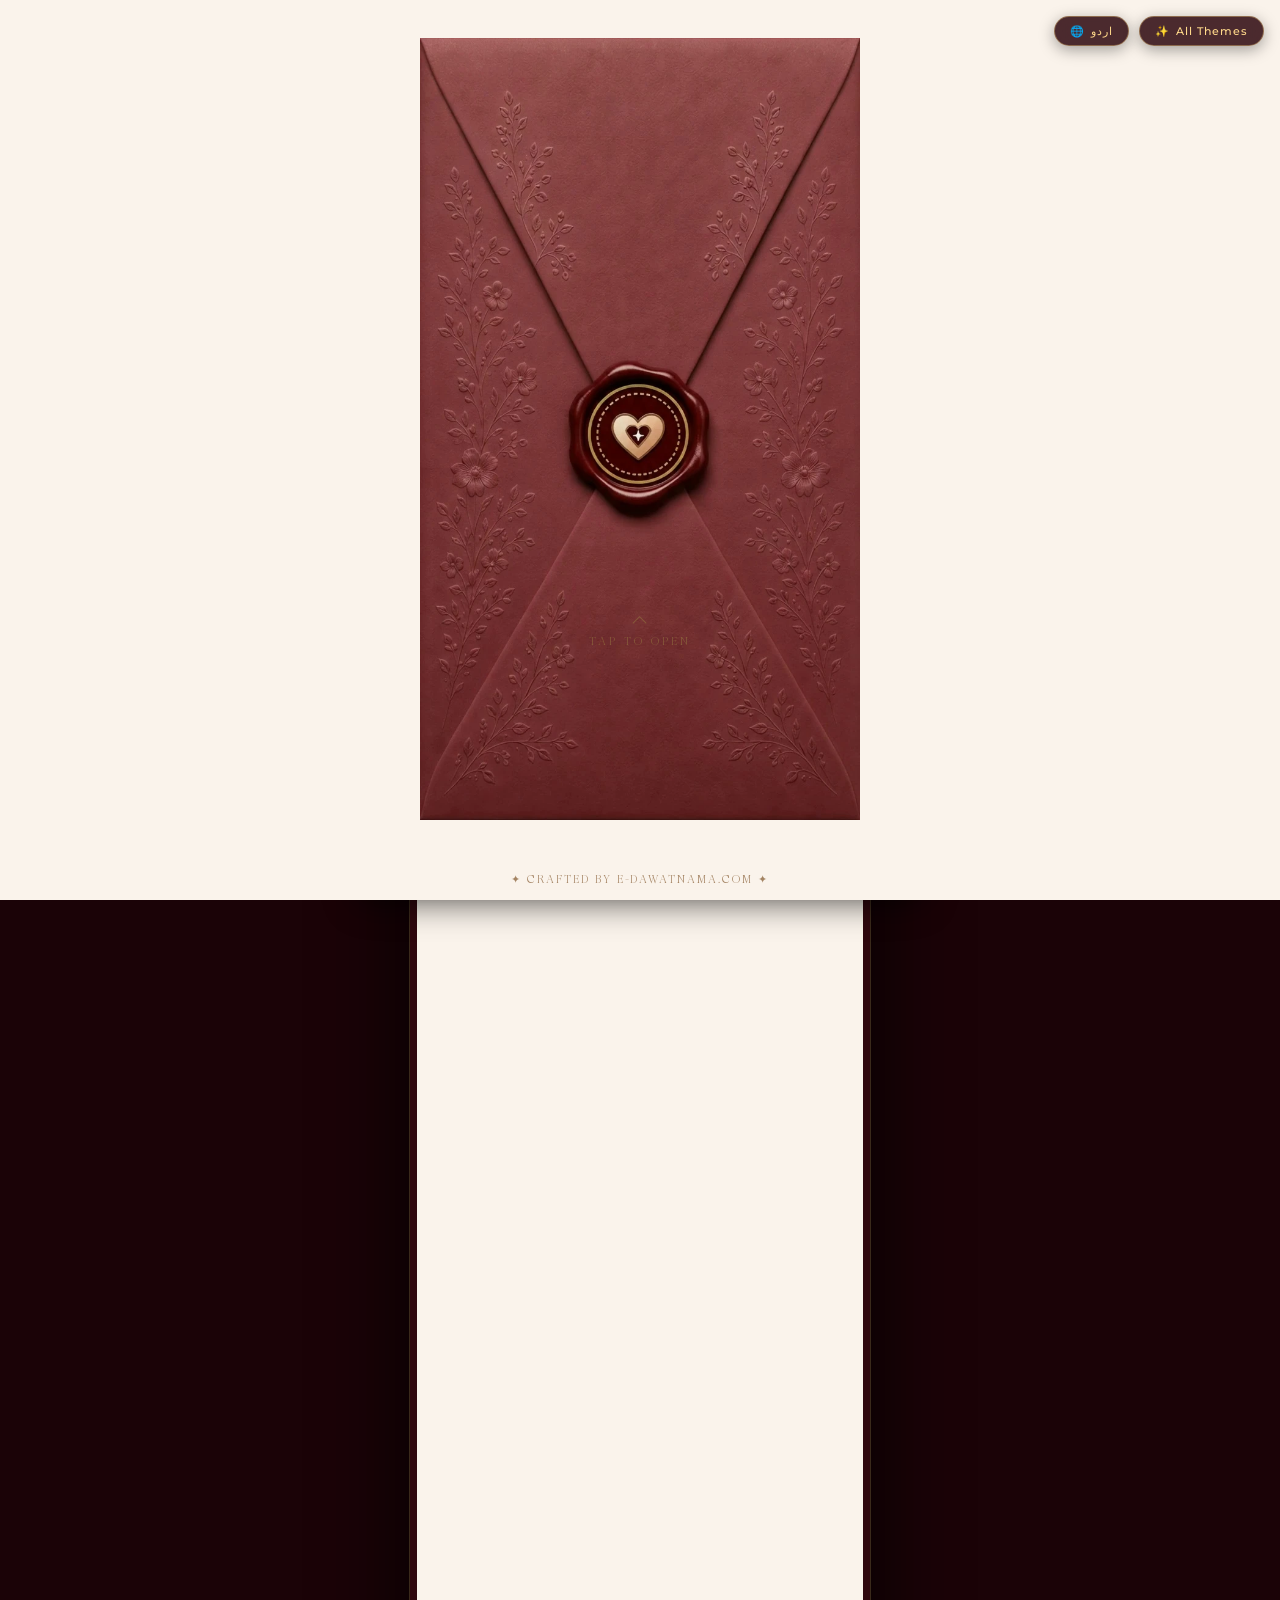
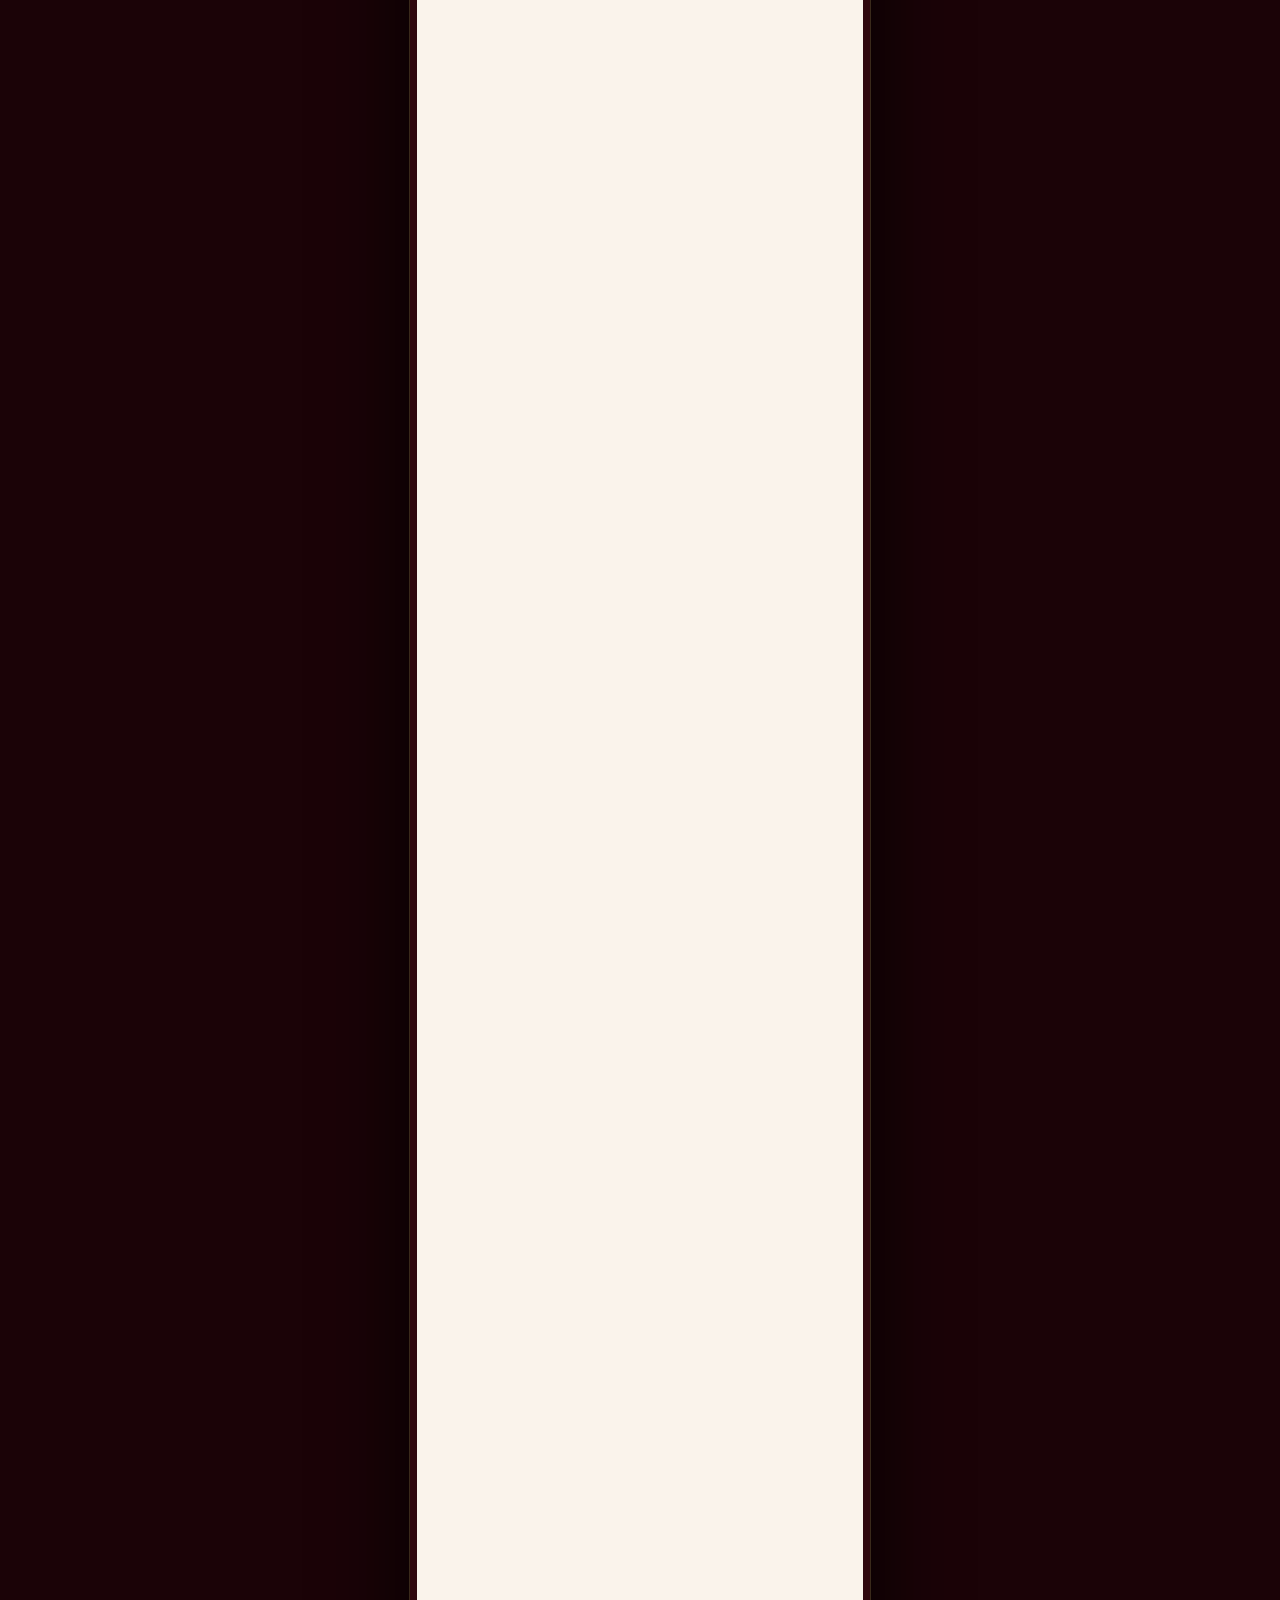
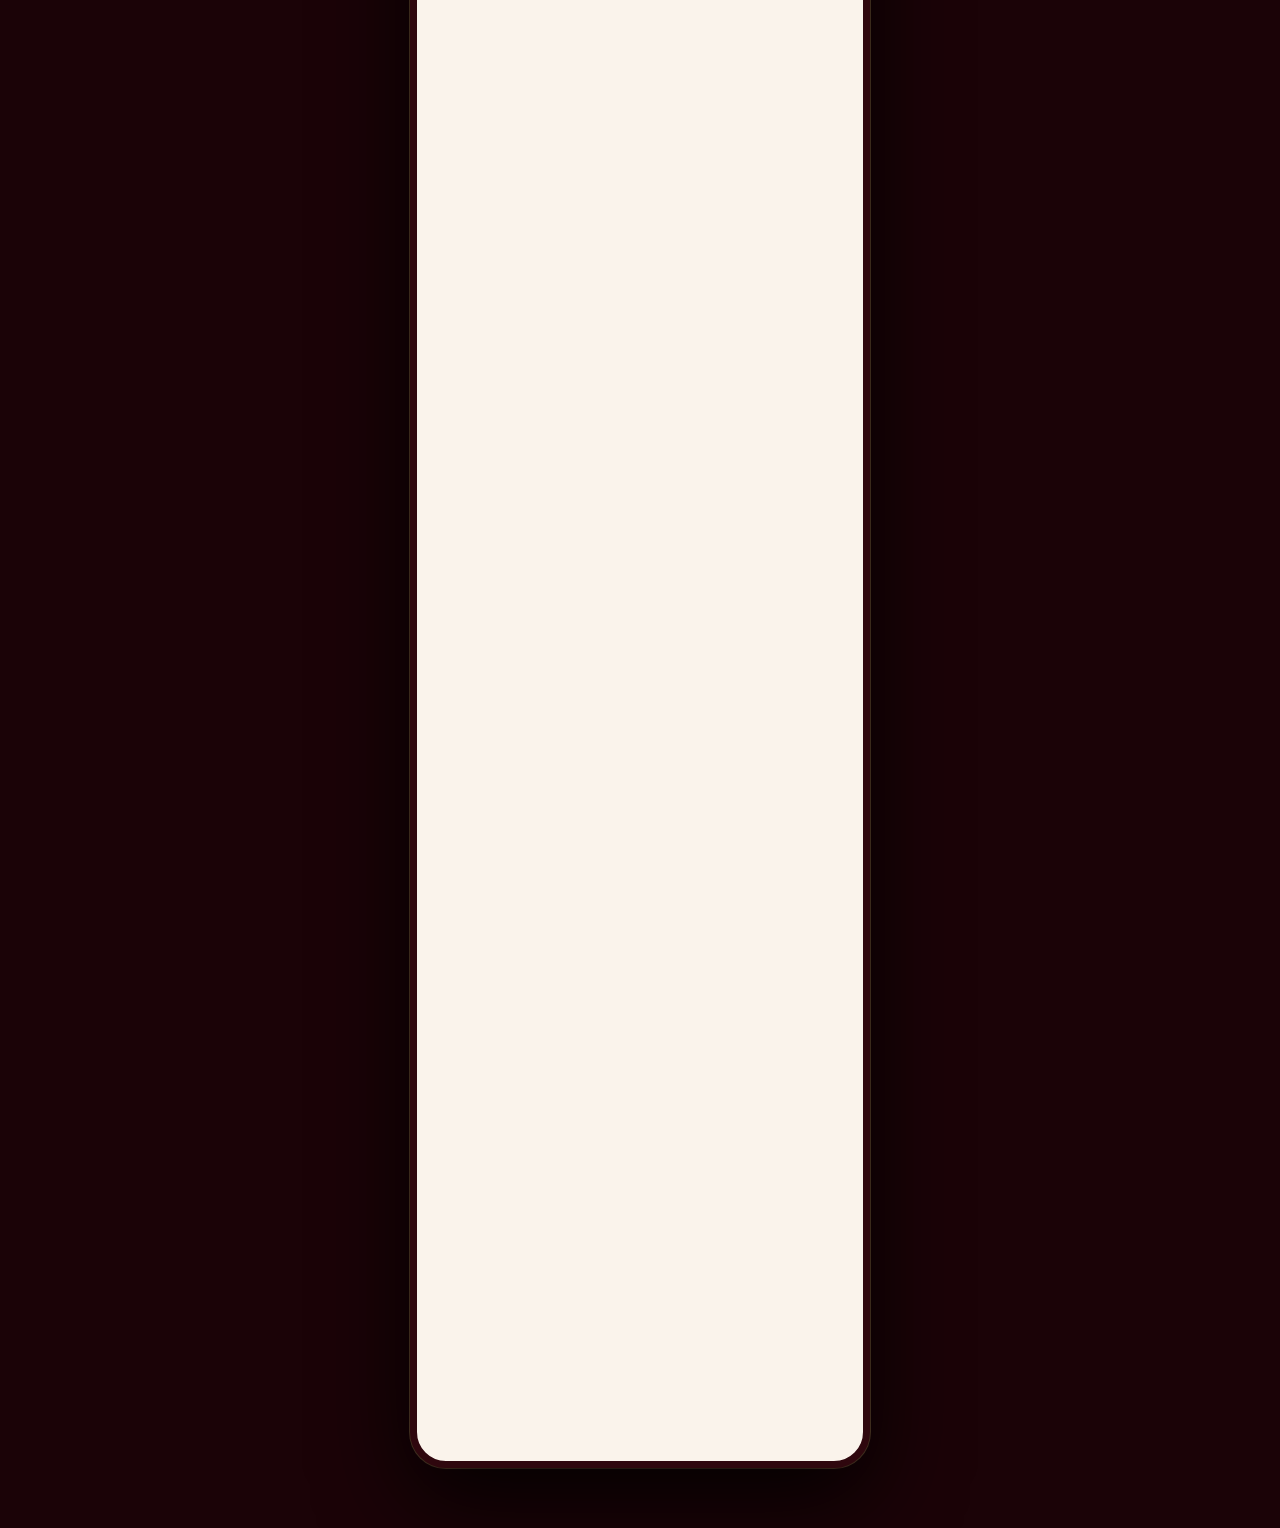
<file: maroon-romance.html>
<!DOCTYPE html>
<html lang="en">
<head>
  <meta charset="UTF-8">
  <meta name="viewport" content="width=device-width, initial-scale=1.0, maximum-scale=1.0, user-scalable=no, viewport-fit=cover">
  <title>Maroon Romance — Royal Digital Wedding Invitation | E-Dawatnama</title>
  
  <meta name="description" content="Tap to open your personalized interactive royal digital wedding invitation by E-Dawatnama.">
  <meta property="og:title" content="Royal Digital Wedding Invitation — E-Dawatnama">
  <meta property="og:description" content="Tap to open your personalized interactive royal digital wedding invitation by E-Dawatnama.">
  <meta property="og:image" content="https://e-dawatnama.com/assets/maroon-hero-poster.jpg">
  <meta property="og:url" content="https://e-dawatnama.com/maroon-romance">
  <meta property="og:type" content="website">
  <meta name="theme-color" content="#200408">

  <!-- Google Fonts: Luxury Calligraphy & Editorial Serifs -->
  <link rel="preconnect" href="https://fonts.googleapis.com">
  <link rel="preconnect" href="https://fonts.gstatic.com" crossorigin>
  <link href="https://fonts.googleapis.com/css2?family=Alex+Brush&family=Cormorant+Garamond:ital,wght@0,300;0,400;0,600;0,700;1,400;1,600&family=Great+Vibes&family=Montserrat:wght@300;400;500;600&family=Noto+Nastaliq+Urdu:wght@400;700&family=Playfair+Display:ital,wght@0,400;0,600;0,700;1,400;1,600&display=swap" rel="stylesheet">

  <style>
  /* Bespoke Editorial & Calligraphy Fonts from The Sacred Garden */
  @font-face {
    font-family: 'Beau Rivage';
    src: url('assets/fonts/BeauRivage-Regular.woff') format('woff');
    font-weight: 400;
    font-style: normal;
    font-display: swap;
  }
  @font-face {
    font-family: 'Imperial Script';
    src: url('assets/fonts/ImperialScript-Regul.woff') format('woff');
    font-weight: 400;
    font-style: normal;
    font-display: swap;
  }
  @font-face {
    font-family: 'GT Super Display';
    src: url('assets/fonts/GT_Super_Display_Lig.woff') format('woff');
    font-weight: 300;
    font-style: normal;
    font-display: swap;
  }
  @font-face {
    font-family: 'Ovo';
    src: url('assets/fonts/Ovo-Regular.woff2') format('woff2');
    font-weight: 400;
    font-style: normal;
    font-display: swap;
  }

    /* ==========================================================================
       RESET & ROOT VARIABLES — BURGUNDY ROMANCE THEME
       ========================================================================== */
    *, *::before, *::after {
      box-sizing: border-box;
      margin: 0;
      padding: 0;
      -webkit-tap-highlight-color: transparent;
    }

    :root {
      /* Authentic Royal Velvet Maroon Palette */
      --color-maroon-deep: #200408;
      --color-maroon-main: #3D0712;
      --color-maroon-rich: #5C0B1B;
      --color-maroon-light: #7A1226;
      --color-maroon-accent: #8C162E;

      /* Aliases for theme continuity */
      --color-burgundy-deep: #200408;
      --color-burgundy-main: #3D0712;
      --color-burgundy-rich: #5C0B1B;
      --color-burgundy-light: #7A1226;
      --color-rose-gold: #c88b86;
      --color-rose-gold-light: #f5ddd6;
      --color-gold-foil: #dfba73;
      --color-gold-bright: #ffd98a;
      --color-gold-antique: #b88628;
      --color-parchment: #FAF3EB;
      --color-parchment-warm: #F5EAE0;
      --color-parchment-border: rgba(184, 137, 110, 0.28);
      --color-text-dark: #2A050C;
      --color-text-muted: #6E3E46;
      --color-text-light: #fef8f5;

      --font-cursive: 'Beau Rivage', 'Imperial Script', 'Great Vibes', cursive;
      --font-script: 'Imperial Script', 'Alex Brush', cursive;
      --font-serif: 'GT Super Display', 'Playfair Display', Georgia, serif;
      --font-serif-body: 'Ovo', 'Cormorant Garamond', Georgia, serif;
      --font-sans: 'Montserrat', -apple-system, BlinkMacSystemFont, sans-serif;
      --font-urdu: 'Noto Nastaliq Urdu', serif;

      --shadow-soft: 0 10px 30px rgba(44, 6, 13, 0.15);
      --shadow-deep: 0 25px 60px rgba(28, 4, 8, 0.5);
    }

    html, body {
      width: 100%;
      min-height: 100%; background-color: #FAF3EB;
      background-image: 
        radial-gradient(circle at 50% 20%, rgba(102, 18, 34, 0.45) 0%, transparent 65%),
        radial-gradient(circle at 20% 80%, rgba(74, 13, 24, 0.6) 0%, #0d0103 100%);
      color: var(--color-text-dark);
      font-family: var(--font-serif-body);
      overflow-x: hidden;
      -webkit-font-smoothing: antialiased;
    }

    /* Ambient Viewport Container */
    .app-viewport {
      min-height: 100vh;
      display: flex;
      justify-content: center;
      align-items: flex-start;
      padding: 0;
      position: relative;
    }

    @media (min-width: 600px) {
      .app-viewport {
        padding: 30px 15px 60px;
      }
    }

    /* Mobile Device Frame Container */
    .phone-container {
      width: 100%;
      max-width: 460px;
      background: #FAF3EB;
      position: relative;
      overflow: visible;
      min-height: 100vh;
      box-shadow: 0 25px 70px rgba(0, 0, 0, 0.85);
    }

    @media (min-width: 600px) {
      .phone-container {
        border-radius: 36px;
        min-height: 880px;
        border: 7px solid #2f070e;
        box-shadow: 0 30px 90px rgba(0, 0, 0, 0.9), 0 0 0 1px rgba(223, 186, 115, 0.4);
      }
    }

    /* ==========================================================================
       STAGE 1: LUXURY VELVET BURGUNDY ENVELOPE (Matches Video Frames 00-08)
       ========================================================================== */
    .envelope-screen {
      display: none !important;
      position: fixed;
      top: 0;
      left: 0;
      width: 100%;
      height: 100%;
      z-index: 1000;
      display: flex;
      flex-direction: column;
      justify-content: space-between;
      align-items: center;
      padding: 18px 16px 14px;
      box-sizing: border-box;
      background: radial-gradient(circle at 50% 40%, #30060e 0%, #170206 70%, #0a0103 100%);
      perspective: 1400px;
      overflow-y: auto;
      overflow-x: hidden;
      transition: opacity 0.8s ease 0.6s, visibility 0.8s ease 0.6s;
    }

    .envelope-screen.opened {
      opacity: 0;
      visibility: hidden;
      pointer-events: none;
    }

    .envelope-ambient-glow {
      position: absolute;
      width: 360px;
      height: 360px;
      background: radial-gradient(circle, rgba(223, 186, 115, 0.28) 0%, rgba(200, 139, 134, 0.12) 40%, transparent 70%);
      border-radius: 50%;
      pointer-events: none;
      filter: blur(25px);
      animation: pulseGlow 4s ease-in-out infinite alternate;
    }

    @keyframes pulseGlow {
      0% { transform: scale(0.9); opacity: 0.6; }
      100% { transform: scale(1.18); opacity: 1; }
    }

    .envelope-box {
      width: 90%;
      max-width: 380px;
      height: 520px;
      max-height: calc(100vh - 130px);
      position: relative;
      background-color: #2b060d;
      background-image: url('assets/burgundy-velvet-texture.jpg');
      background-size: cover;
      background-position: center;
      border-radius: 16px;
      box-shadow: 0 25px 65px rgba(0, 0, 0, 0.8), inset 0 0 40px rgba(0, 0, 0, 0.6);
      border: 1.5px solid rgba(223, 186, 115, 0.45);
      overflow: visible;
      transform-style: preserve-3d;
      margin: auto 0;
      flex-shrink: 0;
    }

    /* Flaps Base Styling with Velvet & Gold Seams */
    .envelope-flap {
      position: absolute;
      overflow: hidden;
      transition: transform 1.2s cubic-bezier(0.4, 0, 0.2, 1);
      transform-style: preserve-3d;
      backface-visibility: hidden;
    }

    /* Top Triangular Flap */
    .envelope-flap-top {
      top: 0;
      left: 0;
      width: 100%;
      height: 52%;
      transform-origin: top center;
      z-index: 5;
      filter: drop-shadow(0 6px 14px rgba(0, 0, 0, 0.6));
    }

    /* Bottom Triangular Flap */
    .envelope-flap-bottom {
      bottom: 0;
      left: 0;
      width: 100%;
      height: 54%;
      transform-origin: bottom center;
      z-index: 3;
      filter: drop-shadow(0 -5px 12px rgba(0, 0, 0, 0.5));
    }

    /* Left Triangular Flap */
    .envelope-flap-left {
      top: 0;
      left: 0;
      width: 52%;
      height: 100%;
      transform-origin: left center;
      z-index: 2;
    }

    /* Right Triangular Flap */
    .envelope-flap-right {
      top: 0;
      right: 0;
      width: 52%;
      height: 100%;
      transform-origin: right center;
      z-index: 2;
    }

    /* Velvet Image Texture Inside SVG Patterns */
    .flap-svg {
      width: 100%;
      height: 100%;
      display: block;
    }

    /* Golden Rose Flourish Branches on Side Flaps (Video Frame 03s) */
    .flap-flourish {
      position: absolute;
      width: 130px;
      height: 240px;
      top: 50%;
      transform: translateY(-50%);
      pointer-events: none;
      mix-blend-mode: screen;
      opacity: 0.35;
      transition: opacity 0.5s ease, filter 0.5s ease;
      background-size: contain;
      background-repeat: no-repeat;
    }

    .flap-flourish-left {
      left: 8px;
      background-image: url('assets/burgundy-gold-rose-flourish.jpg');
      background-position: left center;
    }

    .flap-flourish-right {
      right: 8px;
      transform: translateY(-50%) scaleX(-1);
      background-image: url('assets/burgundy-gold-rose-flourish.jpg');
      background-position: left center;
    }

    /* When opening: Foil Shimmer Lighting on Side Vines */
    .envelope-box.is-opening .flap-flourish {
      opacity: 1;
      filter: drop-shadow(0 0 16px rgba(255, 215, 140, 0.95)) brightness(1.2);
    }

    /* 3D Flap Unfolding Animations (Video Frames 06-08s) */
    .envelope-box.is-opening .envelope-flap-top {
      transform: rotateX(175deg);
    }

    .envelope-box.is-opening .envelope-flap-bottom {
      transform: rotateX(-175deg);
    }

    .envelope-box.is-opening .envelope-flap-left {
      transform: rotateY(-175deg);
    }

    .envelope-box.is-opening .envelope-flap-right {
      transform: rotateY(175deg);
    }

    /* Sunburst Golden Light Beams (Video Frame 05s) */
    .light-burst-rays {
      position: absolute;
      top: 50%;
      left: 50%;
      width: 500px;
      height: 500px;
      transform: translate(-50%, -50%) scale(0);
      border-radius: 50%;
      background: radial-gradient(circle, rgba(255, 235, 180, 0.95) 0%, rgba(223, 186, 115, 0.7) 25%, rgba(200, 139, 134, 0.3) 50%, transparent 75%);
      pointer-events: none;
      z-index: 10;
      opacity: 0;
      filter: blur(10px);
      transition: transform 0.9s cubic-bezier(0.1, 0.9, 0.2, 1), opacity 0.8s ease;
    }

    .light-burst-rays.active {
      transform: translate(-50%, -50%) scale(1.6);
      opacity: 1;
    }

    /* Central Wax Seal with Monogram */
    .wax-seal-wrapper {
      position: absolute;
      top: 50%;
      left: 50%;
      transform: translate(-50%, -50%);
      z-index: 20;
      display: flex;
      flex-direction: column;
      align-items: center;
      cursor: pointer;
      transition: transform 1.2s cubic-bezier(0.4, 0, 0.2, 1), opacity 0.9s ease;
    }

    .envelope-box.is-opening .wax-seal-wrapper {
      transform: translate(-50%, -240px) scale(0.7);
      opacity: 0;
      pointer-events: none;
    }

    .wax-seal-btn {
      width: 90px;
      height: 90px;
      border-radius: 50%;
      border: none;
      outline: none;
      cursor: pointer;
      position: relative;
      background: radial-gradient(circle at 35% 30%, #ffdfbf 0%, #dfa587 35%, #b56c52 70%, #763725 100%);
      box-shadow: 
        0 12px 28px rgba(20, 2, 5, 0.7),
        0 0 0 3px rgba(245, 215, 190, 0.5),
        inset 0 3px 6px rgba(255, 255, 255, 0.8),
        inset 0 -4px 8px rgba(60, 15, 8, 0.7);
      display: flex;
      align-items: center;
      justify-content: center;
      animation: sealBreathe 3s ease-in-out infinite;
      transition: transform 0.25s ease;
    }

    .wax-seal-btn:hover {
      transform: scale(1.06);
    }

    @keyframes sealBreathe {
      0%, 100% {
        box-shadow: 
          0 12px 28px rgba(20, 2, 5, 0.7),
          0 0 15px rgba(255, 215, 179, 0.4),
          inset 0 3px 6px rgba(255, 255, 255, 0.8),
          inset 0 -4px 8px rgba(60, 15, 8, 0.7);
      }
      50% {
        box-shadow: 
          0 14px 34px rgba(20, 2, 5, 0.85),
          0 0 30px rgba(255, 215, 179, 0.8),
          inset 0 3px 6px rgba(255, 255, 255, 0.8),
          inset 0 -4px 8px rgba(60, 15, 8, 0.7);
      }
    }

    /* Scalloped Wax Rim Edge */
    .wax-seal-scallop {
      position: absolute;
      inset: -5px;
      border-radius: 50%;
      background: radial-gradient(circle at 35% 30%, #f6cbb0 0%, #cf8d71 50%, #874332 100%);
      z-index: -1;
      filter: drop-shadow(0 2px 5px rgba(0,0,0,0.45));
      clip-path: polygon(
        50% 0%, 63% 5%, 75% 0%, 85% 10%, 95% 7%, 98% 20%, 100% 32%, 96% 45%, 
        100% 58%, 94% 70%, 98% 83%, 88% 90%, 82% 100%, 68% 95%, 55% 100%, 
        42% 95%, 28% 100%, 18% 92%, 5% 95%, 2% 82%, 6% 70%, 0% 56%, 
        5% 42%, 1% 28%, 8% 16%, 18% 10%, 25% 1%, 38% 6%
      );
    }

    /* Monogram Inside Seal */
    .wax-monogram {
      font-family: var(--font-cursive);
      font-size: 38px;
      color: #4a150c;
      text-shadow: 
        0 1px 1px rgba(255, 255, 255, 0.7),
        0 -1px 1px rgba(0, 0, 0, 0.7);
      letter-spacing: 1px;
      line-height: 1;
      user-select: none;
    }

    .envelope-tap-hint {
      margin-top: 16px;
      color: var(--color-rose-gold-light);
      font-family: var(--font-sans);
      font-size: 11px;
      text-transform: uppercase;
      letter-spacing: 3px;
      opacity: 0.9;
      display: flex;
      align-items: center;
      gap: 6px;
      animation: pulseHint 2s infinite alternate;
      text-shadow: 0 2px 4px rgba(0,0,0,0.6);
    }

    @keyframes pulseHint {
      0% { opacity: 0.55; transform: translateY(0); }
      100% { opacity: 1; transform: translateY(-3px); }
    }
    /* Envelope Screen Bottom Credits (Stage 1) */
    .envelope-brand-credits {
      margin-top: 14px;
      width: 100%;
      max-width: 420px;
      display: flex;
      flex-direction: column;
      align-items: center;
      justify-content: center;
      gap: 6px;
      text-align: center;
      position: relative;
      z-index: 50;
      transition: opacity 0.5s ease;
      flex-shrink: 0;
      pointer-events: auto;
    }

    .envelope-box.is-opening ~ .envelope-brand-credits {
      opacity: 0;
      pointer-events: none;
    }

    .envelope-brand-title {
      font-family: var(--font-serif-title);
      font-size: 13px;
      letter-spacing: 0.08em;
      color: rgba(223, 186, 115, 0.95);
      margin: 0;
      line-height: 1.4;
      text-shadow: 0 2px 8px rgba(0, 0, 0, 0.8);
    }
    .envelope-brand-title strong {
      color: #fff0c7;
      font-weight: 700;
      letter-spacing: 0.04em;
    }

    .envelope-brand-line {
      display: flex;
      flex-direction: column;
      align-items: center;
      gap: 8px;
    }

    .envelope-crafted-btn {
      background: none;
      border: none;
      padding: 0;
      margin: 0;
      font-family: var(--font-sans);
      font-size: 11.5px;
      letter-spacing: 0.08em;
      color: #dfba73;
      text-decoration: underline;
      text-underline-offset: 3px;
      cursor: pointer;
      opacity: 0.92;
      transition: all 0.25s ease;
      display: inline-flex;
      align-items: center;
      gap: 5px;
    }
    .envelope-crafted-btn:hover {
      color: #fff;
      opacity: 1;
      text-shadow: 0 0 10px rgba(223, 186, 115, 0.8);
    }

    .envelope-social-badges {
      display: inline-flex;
      align-items: center;
      justify-content: center;
      gap: 10px;
      margin-top: 2px;
      flex-wrap: wrap;
    }

    .envelope-social-badge {
      display: inline-flex;
      align-items: center;
      gap: 6px;
      padding: 5px 14px;
      border-radius: 999px;
      background: rgba(28, 4, 9, 0.78);
      border: 1px solid rgba(223, 186, 115, 0.45);
      color: #dfba73;
      text-decoration: none;
      font-size: 11px;
      font-family: var(--font-sans);
      letter-spacing: 0.04em;
      backdrop-filter: blur(8px);
      box-shadow: 0 3px 10px rgba(0, 0, 0, 0.5);
      transition: all 0.25s ease;
    }
    .envelope-social-badge:hover {
      border-color: #dfba73;
      background: rgba(65, 12, 22, 0.95);
      color: #ffffff;
      transform: translateY(-2px);
      box-shadow: 0 4px 15px rgba(223, 186, 115, 0.4);
    }
    .envelope-social-badge svg {
      width: 13px;
      height: 13px;
      fill: currentColor;
      flex-shrink: 0;
    }

    /* ==========================================================================
       STAGE 2: MAIN INVITATION CONTENT
       ========================================================================== */
    .invite-container {
      width: 100%;
      background: #FAF3EB;
      position: relative;
      opacity: 0;
      transform: translateY(20px);
      transition: opacity 1s cubic-bezier(0.16, 1, 0.3, 1), transform 1s cubic-bezier(0.16, 1, 0.3, 1);
    }

    .invite-container.active {
      opacity: 1;
      transform: translateY(0);
    }

    /* Top Floating Language & Demo Nav Controls */
    .top-floating-bar {
      position: fixed;
      top: 16px;
      right: 16px;
      z-index: 1000000;
      display: flex;
      align-items: center;
      gap: 10px;
    }

    .glass-pill-btn {
      background: rgba(44, 6, 13, 0.85);
      backdrop-filter: blur(12px);
      border: 1px solid rgba(223, 186, 115, 0.45);
      color: var(--color-gold-bright);
      padding: 7px 15px;
      border-radius: 30px;
      font-family: var(--font-sans);
      font-size: 11px;
      font-weight: 500;
      letter-spacing: 1px;
      cursor: pointer;
      display: flex;
      align-items: center;
      gap: 6px;
      box-shadow: 0 4px 15px rgba(0, 0, 0, 0.35);
      transition: all 0.3s ease;
    }

    .glass-pill-btn:hover {
      background: rgba(74, 13, 24, 0.95);
      border-color: var(--color-gold-bright);
      transform: translateY(-1px);
    }

    /* Floating Music Control at Bottom Right (Matches Video exactly) */
    .audio-fab-btn {
      position: fixed;
      bottom: 24px;
      right: 20px;
      width: 50px;
      height: 50px;
      border-radius: 50%;
      background: radial-gradient(circle at 35% 30%, #7e162a 0%, #4a0d18 70%, #25040b 100%);
      border: 2px solid var(--color-gold-foil);
      color: #fff;
      display: flex;
      align-items: center;
      justify-content: center;
      box-shadow: 0 8px 24px rgba(44, 6, 13, 0.5), 0 0 14px rgba(223, 186, 115, 0.4);
      cursor: pointer;
      z-index: 600;
      transition: transform 0.3s ease, box-shadow 0.3s ease;
    }

    .audio-fab-btn:hover {
      transform: scale(1.1);
      box-shadow: 0 10px 28px rgba(44, 6, 13, 0.7), 0 0 22px rgba(223, 186, 115, 0.7);
    }

    .audio-fab-btn svg {
      width: 20px;
      height: 20px;
      fill: currentColor;
    }

    .audio-fab-btn.playing {
      animation: audioPulse 2s infinite ease-in-out;
    }

    @keyframes audioPulse {
      0%, 100% { box-shadow: 0 8px 24px rgba(44, 6, 13, 0.5), 0 0 10px rgba(223, 186, 115, 0.3); }
      50% { box-shadow: 0 8px 24px rgba(44, 6, 13, 0.5), 0 0 22px rgba(223, 186, 115, 0.75); }
    }

    /* ==========================================================================
       SECTION 1: HERO ARCHWAY & WATERFALL SWANS (Video Frame 08-09s)
       ========================================================================== */
    .hero-section {
      width: 100%;
      position: relative;
      min-height: 100vh;
      display: flex;
      flex-direction: column;
      justify-content: space-between;
      align-items: center;
      padding: 55px 20px 40px;
      overflow: hidden;
      background: #170206;
    }

    .hero-bg-img {
      position: absolute;
      top: 0;
      left: 0;
      width: 100%;
      height: 100%;
      object-fit: cover;
      object-position: center top;
      z-index: 1;
      filter: brightness(0.96) contrast(1.04);
    }

    .hero-overlay-gradient {
      position: absolute;
      inset: 0;
      background: linear-gradient(
        180deg, 
        rgba(26, 4, 8, 0.4) 0%, 
        transparent 35%, 
        transparent 70%, 
        rgba(26, 4, 8, 0.75) 100%
      );
      z-index: 2;
    }

    .petals-canvas {
      position: absolute;
      inset: 0;
      width: 100%;
      height: 100%;
      pointer-events: none;
      z-index: 3;
    }

    .hero-content {
      position: relative;
      z-index: 4;
      text-align: center;
      margin-top: 10px;
    }

    .hero-sub-title {
      font-family: var(--font-cursive);
      font-size: 44px;
      color: #ffd899;
      text-shadow: 0 2px 10px rgba(0, 0, 0, 0.8), 0 0 20px rgba(223, 186, 115, 0.6);
      margin-bottom: 2px;
      line-height: 1.1;
    }

    .hero-date-badge {
      display: inline-block;
      font-family: var(--font-serif);
      font-size: 15px;
      letter-spacing: 4px;
      color: #fff2dd;
      text-shadow: 0 2px 6px rgba(0, 0, 0, 0.8);
      margin-bottom: 30px;
      font-weight: 500;
    }

    .hero-names-block {
      display: flex;
      flex-direction: column;
      align-items: center;
      gap: 0px;
    }

    .hero-name {
      font-family: var(--font-cursive);
      font-size: 58px;
      line-height: 1.05;
      color: #fff6e8;
      text-shadow: 
        0 2px 12px rgba(0, 0, 0, 0.85),
        0 0 25px rgba(223, 186, 115, 0.8);
      letter-spacing: 1px;
    }

    .hero-ampersand {
      font-family: var(--font-serif-body);
      font-size: 32px;
      font-style: italic;
      color: var(--color-gold-bright);
      text-shadow: 0 2px 8px rgba(0, 0, 0, 0.8);
      margin: -6px 0;
    }

    /* Scroll Down Prompt (Video Frame 08-09s) */
    .hero-scroll-prompt {
      position: relative;
      z-index: 4;
      text-align: center;
      color: #ffe6c7;
      display: flex;
      flex-direction: column;
      align-items: center;
      gap: 6px;
      margin-bottom: 25px;
      cursor: pointer;
      animation: floatPrompt 2.4s ease-in-out infinite;
      text-shadow: 0 2px 8px rgba(0, 0, 0, 0.8);
    }

    .scroll-text {
      font-family: var(--font-cursive);
      font-size: 28px;
      letter-spacing: 1px;
    }

    .scroll-arrow svg {
      width: 20px;
      height: 20px;
      fill: none;
      stroke: #ffd9a3;
      stroke-width: 2.5;
    }

    @keyframes floatPrompt {
      0%, 100% { transform: translateY(0); }
      50% { transform: translateY(6px); }
    }

    /* ==========================================================================
       SECTION 2: INVITATION STATEMENT & DECKLE EDGE
       ========================================================================== */
    .deckle-divider-top {
      width: 100%;
      height: 28px;
      background: #FAF3EB;
      clip-path: polygon(
        0% 100%, 3% 20%, 7% 85%, 12% 15%, 16% 90%, 21% 10%, 25% 80%, 30% 25%,
        35% 95%, 40% 18%, 45% 85%, 50% 12%, 55% 90%, 60% 20%, 65% 80%, 70% 15%,
        75% 90%, 80% 22%, 85% 85%, 90% 18%, 95% 80%, 100% 25%, 100% 100%
      );
      margin-top: -26px;
      position: relative;
      z-index: 10;
    }

    .section-invitation-body {
      padding: 35px 26px 40px;
      background: #FAF3EB;
      text-align: center;
      position: relative;
    }

    .invite-lead-title {
      font-family: var(--font-script);
      font-size: 40px;
      color: var(--color-burgundy-rich);
      margin-bottom: 12px;
      line-height: 1.15;
    }

    .invite-lead-sub {
      font-family: var(--font-script);
      font-size: 32px;
      color: var(--color-burgundy-main);
      margin-bottom: 18px;
    }

    .invite-message-text {
      font-family: var(--font-serif-body);
      font-size: 19px;
      line-height: 1.6;
      color: var(--color-text-dark);
      max-width: 380px;
      margin: 0 auto;
      font-style: italic;
    }

    /* ==========================================================================
       SECTION 3: THE CELEBRATION BEGINS IN (COUNTDOWN)
       ========================================================================== */
    .section-countdown {
      padding: 30px 16px 12px;
      background: #FAF3EB !important;
      text-align: center;
      position: relative;
      margin-bottom: 0;
    }

    .countdown-title {
      font-family: 'Imperial Script', 'Alex Brush', cursive;
      font-size: clamp(34px, 8.5vw, 44px);
      color: #5C0B1B;
      font-weight: 400;
      margin-bottom: 18px;
      line-height: 1.1;
      text-shadow: 0 1px 3px rgba(255, 255, 255, 0.95);
    }

    .countdown-container {
      display: flex;
      align-items: center;
      justify-content: center;
      gap: 10px;
      max-width: 380px;
      margin: 0 auto;
    }

    .countdown-unit {
      display: flex;
      flex-direction: column;
      align-items: center;
      min-width: 58px;
    }

    .number-wrap {
      overflow: hidden;
      height: 50px;
      display: flex;
      align-items: center;
      justify-content: center;
    }

    .number {
      font-size: clamp(34px, 8.5vw, 44px);
      font-family: 'Ovo', 'Playfair Display', serif;
      line-height: 1.1;
      color: #9C7D46;
      background: linear-gradient(135deg, #B88628 0%, #6B0F20 60%, #4A0814 100%);
      -webkit-background-clip: text;
      -webkit-text-fill-color: transparent;
      display: inline-block;
      transition: transform 0.4s cubic-bezier(0.4, 0, 0.2, 1), opacity 0.4s ease;
    }

    .number.flip-out {
      transform: translateY(-50%) scale(0.9);
      opacity: 0;
    }

    .number.flip-in {
      transform: translateY(50%) scale(0.9);
      opacity: 0;
    }

    .colon {
      font-size: 28px;
      font-family: 'Ovo', serif;
      color: #B88628;
      font-weight: 400;
      align-self: flex-start;
      margin-top: 6px;
    }

    .label {
      font-size: 13px;
      font-family: 'Jost', sans-serif;
      text-transform: capitalize;
      letter-spacing: 0.5px;
      color: #731828;
      margin-top: 4px;
      font-weight: 400;
    }

    /* ==========================================================================
       SECTION 4: TIMELINE (100% SACRED GARDEN 1:1 MATCH WITH TRAVELING ROSE)
       ========================================================================== */
    .section-timeline-wrapper {
      position: relative;
      background: #FAF3EB !important;
      padding: 0;
      margin-top: -10px; /* Seamless flow from countdown to torn paper */
      overflow: hidden;
      text-align: center;
    }

    .schedule-deckle-card {
      position: relative;
      width: 100%;
      max-width: 480px;
      margin: 0 auto;
      overflow: hidden;
      min-height: 440px;
    }

    .schedule-deckle-card + .schedule-deckle-card {
      margin-top: 18px;
    }

    .schedule-day-badge {
      display: inline-block;
      font-family: 'Ovo', Georgia, serif;
      font-size: 11.5px;
      letter-spacing: 0.16em;
      text-transform: uppercase;
      color: #6B0F20;
      background: rgba(107, 15, 32, 0.08);
      border: 1px solid rgba(212, 175, 55, 0.45);
      padding: 4px 14px;
      border-radius: 20px;
      margin-bottom: 8px;
      font-weight: 600;
    }

    .schedule-date-sub {
      font-family: 'Ovo', Georgia, serif;
      font-size: 14.5px;
      color: #6a5140;
      letter-spacing: 0.05em;
      margin-top: -14px;
      margin-bottom: 20px;
      font-weight: 500;
    }

    .schedule-tagline-badge {
      display: inline-block;
      font-family: var(--font-urdu, 'Jameel Noori Nastaleeq', 'Noto Nastaliq Urdu', serif);
      font-size: 15px;
      color: #6B0F20;
      background: linear-gradient(135deg, rgba(107, 15, 32, 0.08) 0%, rgba(212, 175, 55, 0.16) 100%);
      border: 1px dashed rgba(212, 175, 55, 0.55);
      padding: 4px 18px;
      border-radius: 20px;
      margin: -10px auto 18px;
      line-height: 1.6;
      text-align: center;
      box-shadow: 0 2px 8px rgba(122, 28, 46, 0.06);
    }
    html:not([dir="rtl"]) .schedule-tagline-badge {
      font-family: 'Ovo', 'Playfair Display', Georgia, serif;
      font-style: italic;
      font-size: 13.5px;
      letter-spacing: 0.03em;
    }

    .schedule-card-venue-pill {
      margin: 14px auto 0;
      max-width: 330px;
      padding: 10px 14px 2px;
      border-top: 1px solid rgba(212, 175, 55, 0.3);
      font-family: 'Ovo', Georgia, serif;
      font-size: 13.5px;
      color: #4A0814;
      line-height: 1.45;
    }

    .schedule-card-venue-pill strong {
      color: #5C0B1B;
      font-weight: 600;
      display: block;
      margin-bottom: 2px;
    }

    .multi-venue-list {
      display: flex;
      flex-direction: column;
      gap: 16px;
      max-width: 380px;
      margin: 18px auto 0;
    }

    .multi-venue-card {
      background: rgba(255, 250, 245, 0.92);
      border: 1px solid rgba(212, 175, 55, 0.4);
      border-radius: 8px;
      padding: 16px 16px 18px;
      box-shadow: 0 4px 14px rgba(90, 15, 27, 0.08);
    }

    .multi-venue-badge {
      display: inline-block;
      font-family: 'Ovo', Georgia, serif;
      font-size: 11.5px;
      letter-spacing: 0.12em;
      text-transform: uppercase;
      color: #6B0F20;
      background: rgba(180, 140, 61, 0.18);
      border: 1px solid rgba(180, 140, 61, 0.32);
      padding: 3px 12px;
      border-radius: 14px;
      margin-bottom: 8px;
      font-weight: 600;
    }

    .rsvp-events-check-list {
      display: flex;
      flex-direction: column;
      gap: 8px;
      margin-top: 6px;
    }

    .rsvp-event-check-item {
      display: flex;
      align-items: center;
      gap: 10px;
      padding: 11px 14px;
      background: #faf6f2;
      border: 1px solid rgba(184, 137, 110, 0.45);
      border-radius: 10px;
      cursor: pointer;
      font-family: var(--font-serif-body);
      font-size: 15.5px;
      font-weight: 600;
      color: var(--color-text-dark, #2c1810);
      transition: border-color 0.2s ease, background 0.2s ease;
    }

    .rsvp-event-check-item:hover {
      border-color: var(--color-burgundy-rich, #661222);
      background: #fff;
    }

    .rsvp-event-check-item span {
      color: var(--color-text-dark, #2c1810);
    }

    .rsvp-event-check-item input[type="checkbox"] {
      accent-color: var(--color-burgundy-rich, #661222);
      width: 17px;
      height: 17px;
      cursor: pointer;
      flex-shrink: 0;
    }

    .deckle-bg-top {
      position: absolute;
      top: -20px;
      left: 50%;
      transform: translateX(-50%);
      width: 744px;
      height: 346px;
      pointer-events: none;
      z-index: 1;
    }
    .deckle-bg-top img {
      width: 100%;
      height: 100%;
      display: block;
      object-fit: fill;
    }

    .deckle-bg-fill {
      position: absolute;
      top: 160px;
      bottom: 160px;
      left: 50%;
      transform: translateX(-50%);
      width: 744px;
      background: #efe3d1;
      pointer-events: none;
      z-index: 1;
    }

    .deckle-bg-bottom {
      position: absolute;
      bottom: 0;
      left: 50%;
      transform: translateX(-50%);
      width: 744px;
      height: 259px;
      pointer-events: none;
      z-index: 1;
    }
    .deckle-bg-bottom img {
      width: 100%;
      height: 100%;
      display: block;
      object-fit: fill;
    }

    .schedule-content {
      position: relative;
      z-index: 3;
      padding: 42px 16px 45px;
    }

    .schedule-header {
      display: flex;
      align-items: center;
      justify-content: center;
      gap: 12px;
      margin-bottom: 26px;
    }

    .schedule-title {
      font-family: 'Imperial Script', 'Alex Brush', cursive;
      font-size: clamp(34px, 8.5vw, 44px);
      color: #937446;
      font-weight: 400;
      margin: 0;
      line-height: 1.1;
      text-shadow: 0 1px 3px rgba(255, 255, 255, 0.95);
    }

    .schedule-flourish {
      width: 60px;
      height: auto;
      display: inline-block;
      vertical-align: middle;
      opacity: 0.9;
    }

    .timeline-container {
      position: relative;
      max-width: 360px;
      margin: 0 auto;
      padding: 10px 0 20px;
    }

    .timeline-vertical-stem {
      position: absolute;
      left: 50%;
      top: 15px;
      bottom: 25px;
      width: 1.5px;
      background: #BFA588;
      transform: translateX(-50%);
      z-index: 1;
    }

    .timeline-rose-floating {
      position: absolute;
      left: 50%;
      width: 46px;
      height: 46px;
      transform: translate(-50%, -50%);
      z-index: 4;
      pointer-events: none;
      transition: top 0.22s cubic-bezier(0.25, 1, 0.5, 1), transform 0.22s ease-out;
      filter: drop-shadow(0 3px 6px rgba(160, 110, 100, 0.25));
    }

    .timeline-row {
      display: flex;
      align-items: center;
      position: relative;
      min-height: 64px;
      margin-bottom: 12px;
      z-index: 2;
    }

    .timeline-time-col {
      flex: 1;
      text-align: right;
      padding-right: 28px;
      font-family: 'Ovo', 'Playfair Display', serif;
      font-size: 21px;
      color: #5C4535;
      font-weight: 500;
      letter-spacing: 0.5px;
    }

    .timeline-center-col {
      width: 20px;
      display: flex;
      justify-content: center;
      align-items: center;
      position: relative;
    }

    .timeline-diamond-node {
      width: 8px;
      height: 8px;
      background: #BFA588;
      transform: rotate(45deg);
      border-radius: 1px;
      transition: background 0.3s ease, transform 0.3s ease;
    }

    .timeline-diamond-node.active {
      background: #8b263e;
      transform: rotate(45deg) scale(1.2);
    }

    .timeline-desc-col {
      flex: 1;
      text-align: left;
      padding-left: 28px;
      font-family: 'Ovo', 'Playfair Display', serif;
      font-size: 17px;
      color: #5C4535;
      font-weight: 400;
      letter-spacing: 0.3px;
      line-height: 1.25;
    }

    /* ==========================================================================
       SECTION 5: LOCATION (EXACT 1:1 REFERENCE WITH ARCHITECTURAL SKETCH)
       ========================================================================== */
    .section-location-ref {
      padding: 34px 20px 45px;
      background: #FAF3EB;
      text-align: center;
      position: relative;
    }

    .location-script-title {
      font-family: 'Imperial Script', 'Alex Brush', cursive;
      font-size: clamp(38px, 10vw, 48px);
      color: #5C0B1B;
      font-weight: 400;
      line-height: 1;
      margin-bottom: 6px;
      text-shadow: 0 1px 3px rgba(255, 255, 255, 0.95);
    }

    .location-flourish-img {
      width: 88px;
      height: auto;
      object-fit: contain;
      margin: 0 auto 16px;
      display: block;
      opacity: 0.85;
    }

    .location-venue-name {
      font-family: 'GT Super Display', 'Playfair Display', serif;
      font-size: clamp(18px, 5vw, 23px);
      color: #4A0814;
      font-weight: 400;
      margin-bottom: 6px;
      line-height: 1.3;
    }

    .location-venue-address {
      font-family: 'Ovo', Georgia, serif;
      font-size: clamp(13px, 3.8vw, 15px);
      color: #5C1D28;
      max-width: 310px;
      margin: 0 auto 24px;
      line-height: 1.5;
    }

    .location-sketch-wrap {
      width: 100%;
      max-width: 380px;
      margin: 0 auto 20px;
      border-radius: 4px;
      overflow: hidden;
      box-shadow: 0 8px 24px rgba(184, 137, 110, 0.25);
      border: 1px solid rgba(180, 140, 61, 0.25);
      background: #fff;
    }

    .venue-sketch-img {
      width: 100%;
      height: auto;
      display: block;
      object-fit: cover;
      transition: transform 1.8s cubic-bezier(0.19, 1, 0.22, 1);
    }

    .location-sketch-wrap:hover .venue-sketch-img {
      transform: scale(1.04);
    }

    .location-actions {
      display: flex;
      justify-content: center;
      gap: 12px;
      margin-top: 14px;
    }

    .location-btn-pill {
      display: inline-flex;
      align-items: center;
      gap: 8px;
      padding: 10px 22px;
      background: linear-gradient(135deg, #6B0F20 0%, #4A0814 100%);
      color: #dfba73;
      border-radius: 30px;
      font-family: 'Ovo', serif;
      font-size: 13px;
      text-decoration: none;
      letter-spacing: 0.08em;
      text-transform: uppercase;
      box-shadow: 0 4px 14px rgba(90, 15, 27, 0.35);
      transition: all 0.25s ease;
    }

    .location-btn-pill:hover {
      background: #731524;
      transform: translateY(-2px);
      color: #fff;
    }

    /* ==========================================================================
       SECTION 5: LOCATION & VENUE WITH MAPS CARD (Video Frame 16s)
       ========================================================================== */
    .section-venue {
      padding: 40px 24px;
      background: var(--color-parchment-warm);
      text-align: center;
      position: relative;
      border-top: 1px dashed rgba(184, 137, 110, 0.3);
    }

    .venue-card {
      background: #fff;
      border-radius: 20px;
      overflow: hidden;
      box-shadow: 0 12px 35px rgba(44, 6, 13, 0.08);
      border: 1px solid var(--color-parchment-border);
      max-width: 400px;
      margin: 0 auto;
    }

    .venue-img-wrap {
      width: 100%;
      height: 220px;
      overflow: hidden;
      position: relative;
    }

    .venue-img {
      width: 100%;
      height: 100%;
      object-fit: cover;
      transition: transform 0.6s ease;
    }

    .venue-card:hover .venue-img {
      transform: scale(1.04);
    }

    .venue-details {
      padding: 24px 20px 20px;
    }

    .venue-name {
      font-family: var(--font-serif);
      font-size: 21px;
      font-weight: 600;
      color: var(--color-burgundy-deep);
      margin-bottom: 6px;
    }

    .venue-time-lead {
      font-family: var(--font-serif-body);
      font-size: 15px;
      color: var(--color-burgundy-rich);
      font-weight: 600;
      margin-bottom: 4px;
    }

    .venue-address {
      font-family: var(--font-serif-body);
      font-size: 15px;
      color: var(--color-text-muted);
      line-height: 1.5;
      margin-bottom: 18px;
    }

    .venue-map-container {
      position: relative;
      width: 100%;
      height: 160px;
      border-radius: 12px;
      overflow: hidden;
      border: 1px solid rgba(184, 137, 110, 0.3);
      box-shadow: inset 0 2px 8px rgba(0, 0, 0, 0.05);
    }

    .venue-map-container iframe {
      width: 100%;
      height: 100%;
      border: 0;
    }

    .map-open-btn {
      position: absolute;
      top: 10px;
      right: 10px;
      z-index: 10;
      background: #2b060d;
      color: #ffd98a;
      border: 1px solid var(--color-gold-foil);
      padding: 6px 12px;
      border-radius: 20px;
      font-family: var(--font-sans);
      font-size: 11px;
      font-weight: 500;
      display: flex;
      align-items: center;
      gap: 6px;
      box-shadow: 0 4px 12px rgba(0, 0, 0, 0.3);
      text-decoration: none;
      transition: all 0.2s ease;
    }

    .map-open-btn:hover {
      background: #4a0d18;
      transform: translateY(-1px);
    }

    /* ==========================================================================
       SECTION 6: DRESS CODE (Video Frame 18s)
       ========================================================================== */
    .section-dresscode {
      padding: 40px 24px;
      background: #FAF3EB;
      text-align: center;
      position: relative;
      border-top: 1px dashed rgba(184, 137, 110, 0.3);
    }

    .dresscode-sub {
      font-family: var(--font-serif-body);
      font-size: 17px;
      color: var(--color-text-dark);
      max-width: 380px;
      margin: 0 auto 24px;
      line-height: 1.5;
      font-style: italic;
    }

    .dresscode-illustration-card {
      border-radius: 16px;
      overflow: hidden;
      background: #fff;
      padding: 12px;
      border: 1px solid var(--color-parchment-border);
      box-shadow: 0 10px 30px rgba(44, 6, 13, 0.08);
      max-width: 400px;
      margin: 0 auto 24px;
    }

    .dresscode-illustration-card img {
      width: 100%;
      height: auto;
      display: block;
      border-radius: 10px;
    }

    .swatches-grid {
      display: flex;
      justify-content: center;
      gap: 16px;
      flex-wrap: wrap;
    }

    .swatch-item {
      display: flex;
      flex-direction: column;
      align-items: center;
      gap: 6px;
      cursor: pointer;
    }

    .swatch-circle {
      width: 40px;
      height: 40px;
      border-radius: 50%;
      border: 2px solid #fff;
      box-shadow: 0 4px 10px rgba(0, 0, 0, 0.15);
      transition: transform 0.2s ease;
    }

    .swatch-item:hover .swatch-circle {
      transform: scale(1.12);
    }

    .swatch-circle.burgundy { background: #5C0B1B; }
    .swatch-circle.rosegold { background: #DFBA73; }
    .swatch-circle.champagne { background: #f3dfd0; }
    .swatch-circle.espresso { background: #26040A; }

    .swatch-name {
      font-family: var(--font-sans);
      font-size: 11px;
      color: var(--color-text-muted);
      letter-spacing: 0.5px;
    }

    /* ==========================================================================
       SECTION 7: CONFIRM YOUR ATTENDANCE (RSVP) & 3D SEAL (Video Frame 20-23s)
       ========================================================================== */
    .section-rsvp {
      padding: 45px 24px 30px;
      background: linear-gradient(180deg, var(--color-parchment) 0%, var(--color-parchment-warm) 100%);
      text-align: center;
      position: relative;
      border-top: 1px dashed rgba(184, 137, 110, 0.3);
    }

    .rsvp-sub {
      font-family: var(--font-serif-body);
      font-size: 17px;
      color: var(--color-text-dark);
      max-width: 360px;
      margin: 0 auto 30px;
      line-height: 1.5;
      font-style: italic;
    }

    .rsvp-seal-trigger-box {
      display: inline-flex;
      flex-direction: column;
      align-items: center;
      cursor: pointer;
      margin-bottom: 25px;
    }

    .rsvp-wax-seal {
      width: 82px;
      height: 82px;
      border-radius: 50%;
      background: radial-gradient(circle at 35% 30%, #8a2033 0%, #5e111f 55%, #34060d 100%);
      box-shadow: 
        0 10px 24px rgba(44, 6, 13, 0.45),
        inset 0 3px 5px rgba(255, 200, 210, 0.4),
        inset 0 -3px 6px rgba(0, 0, 0, 0.6);
      display: flex;
      align-items: center;
      justify-content: center;
      position: relative;
      transition: transform 0.3s cubic-bezier(0.175, 0.885, 0.32, 1.275);
      animation: pulseRsvpSeal 3s infinite ease-in-out;
    }

    .rsvp-wax-seal:hover {
      transform: scale(1.08);
    }

    @keyframes pulseRsvpSeal {
      0%, 100% {
        box-shadow: 0 10px 24px rgba(44, 6, 13, 0.45), 0 0 10px rgba(138, 32, 51, 0.3);
      }
      50% {
        box-shadow: 0 12px 28px rgba(44, 6, 13, 0.6), 0 0 22px rgba(138, 32, 51, 0.6);
      }
    }

    .rsvp-scallop {
      position: absolute;
      inset: -4px;
      border-radius: 50%;
      background: radial-gradient(circle at 35% 30%, #99283e 0%, #520f1b 60%, #29040a 100%);
      z-index: -1;
      clip-path: polygon(
        50% 0%, 63% 5%, 75% 0%, 85% 10%, 95% 7%, 98% 20%, 100% 32%, 96% 45%, 
        100% 58%, 94% 70%, 98% 83%, 88% 90%, 82% 100%, 68% 95%, 55% 100%, 
        42% 95%, 28% 100%, 18% 92%, 5% 95%, 2% 82%, 6% 70%, 0% 56%, 
        5% 42%, 1% 28%, 8% 16%, 18% 10%, 25% 1%, 38% 6%
      );
    }

    .rsvp-seal-text {
      font-family: var(--font-serif);
      font-size: 19px;
      font-weight: 700;
      letter-spacing: 2px;
      color: #ffd9a3;
      text-shadow: 0 1px 1px rgba(0, 0, 0, 0.8), 0 -1px 1px rgba(255, 230, 200, 0.4);
    }

    .rsvp-click-hint {
      margin-top: 12px;
      font-family: var(--font-script);
      font-size: 24px;
      color: var(--color-burgundy-rich);
      display: flex;
      align-items: center;
      gap: 5px;
      animation: bounceUp 1.8s infinite ease-in-out;
    }

    @keyframes bounceUp {
      0%, 20%, 50%, 80%, 100% { transform: translateY(0); }
      40% { transform: translateY(-4px); }
      60% { transform: translateY(-2px); }
    }

    .rsvp-closing-msg {
      margin-top: 20px;
    }

    .closing-script {
      font-family: var(--font-script);
      font-size: 32px;
      color: var(--color-burgundy-rich);
    }

    .closing-names {
      font-family: var(--font-serif);
      font-size: 22px;
      color: var(--color-burgundy-deep);
      font-weight: 600;
      letter-spacing: 0.5px;
      margin-top: 4px;
    }

    .bottom-floral-frame {
      width: 100%;
      margin-top: 20px;
      line-height: 0;
      position: relative;
    }

    .bottom-floral-img {
      width: 100%;
      height: auto;
      display: block;
      filter: drop-shadow(0 -5px 15px rgba(0,0,0,0.04));
    }

    /* ==========================================================================
       POPUP MODAL: RSVP / ATTENDANCE SUBMISSION (Video Frame 24s)
       ========================================================================== */
    .rsvp-modal-overlay {
      position: fixed;
      inset: 0;
      z-index: 2000;
      background: rgba(20, 2, 5, 0.75);
      backdrop-filter: blur(8px);
      display: flex;
      justify-content: center;
      align-items: center;
      padding: 20px;
      opacity: 0;
      visibility: hidden;
      transition: opacity 0.3s ease, visibility 0.3s ease;
    }

    .rsvp-modal-overlay.active {
      opacity: 1;
      visibility: visible;
    }

    .rsvp-modal-content {
      background: #FAF3EB;
      width: 100%;
      max-width: 420px;
      border-radius: 20px;
      padding: 30px 24px;
      box-shadow: 0 20px 60px rgba(0, 0, 0, 0.6);
      border: 1px solid var(--color-parchment-border);
      position: relative;
      transform: translateY(20px);
      transition: transform 0.3s ease;
    }

    .rsvp-modal-overlay.active .rsvp-modal-content {
      transform: translateY(0);
    }

    .modal-close-btn {
      position: absolute;
      top: 14px;
      right: 16px;
      background: none;
      border: none;
      font-size: 24px;
      color: var(--color-burgundy-main);
      cursor: pointer;
      line-height: 1;
    }

    .modal-title {
      font-family: var(--font-script);
      font-size: 34px;
      color: var(--color-burgundy-rich);
      text-align: center;
      margin-bottom: 20px;
    }

    .rsvp-form-group {
      margin-bottom: 16px;
      text-align: left;
    }

    .rsvp-label {
      display: block;
      font-family: var(--font-serif);
      font-size: 14px;
      font-weight: 600;
      color: var(--color-burgundy-deep);
      margin-bottom: 6px;
    }

    .rsvp-input, .rsvp-select, .rsvp-textarea {
      width: 100%;
      padding: 12px 16px;
      border-radius: 10px;
      border: 1px solid rgba(184, 137, 110, 0.4);
      background: #faf6f2;
      font-family: var(--font-sans);
      font-size: 14px;
      color: var(--color-text-dark);
      outline: none;
      transition: border-color 0.2s ease, box-shadow 0.2s ease;
    }

    .rsvp-input:focus, .rsvp-select:focus, .rsvp-textarea:focus {
      border-color: var(--color-burgundy-rich);
      box-shadow: 0 0 0 3px rgba(102, 18, 34, 0.12);
      background: #fff;
    }

    .rsvp-radio-options {
      display: flex;
      flex-direction: column;
      gap: 10px;
      margin-top: 8px;
    }

    .rsvp-radio-card {
      display: flex;
      align-items: center;
      padding: 12px 14px;
      border: 1px solid rgba(184, 137, 110, 0.35);
      border-radius: 10px;
      background: #faf6f2;
      cursor: pointer;
      transition: all 0.2s ease;
    }

    .rsvp-radio-card:hover {
      background: #f7eee4;
    }

    .rsvp-radio-card input[type="radio"] {
      margin-right: 12px;
      accent-color: var(--color-burgundy-rich);
      width: 18px;
      height: 18px;
    }

    .rsvp-radio-label {
      font-family: var(--font-serif-body);
      font-size: 16px;
      color: var(--color-text-dark);
    }

    .rsvp-submit-btn {
      width: 100%;
      padding: 14px 20px;
      margin-top: 15px;
      background: linear-gradient(135deg, #7a1528 0%, #4a0d18 100%);
      border: none;
      border-radius: 12px;
      color: #fff;
      font-family: var(--font-sans);
      font-size: 13px;
      font-weight: 600;
      text-transform: uppercase;
      letter-spacing: 1.5px;
      cursor: pointer;
      box-shadow: 0 8px 20px rgba(74, 13, 24, 0.35);
      transition: transform 0.2s ease, box-shadow 0.2s ease;
    }

    .rsvp-submit-btn:hover {
      transform: translateY(-2px);
      box-shadow: 0 12px 25px rgba(74, 13, 24, 0.5);
    }

    .rsvp-success-toast {
      position: fixed;
      bottom: 30px;
      left: 50%;
      transform: translateX(-50%) translateY(100px);
      background: #2a050c;
      color: #ffd9a3;
      padding: 14px 24px;
      border-radius: 30px;
      font-family: var(--font-sans);
      font-size: 13px;
      font-weight: 500;
      border: 1px solid var(--color-gold-foil);
      box-shadow: 0 10px 30px rgba(0, 0, 0, 0.5);
      z-index: 3000;
      transition: transform 0.4s ease, opacity 0.4s ease;
      opacity: 0;
      pointer-events: none;
    }

    .rsvp-success-toast.show {
      transform: translateX(-50%) translateY(0);
      opacity: 1;
    }
  
    /* ==========================================================================
       STAGE 1: 1:1 SACRED GARDEN COVER & VIDEO REVEAL
       ========================================================================== */
    #weiOverlay {
      position: fixed;
      inset: 0;
      z-index: 99999;
      background: #FAF3EB;
      display: flex;
      flex-direction: column;
      align-items: center;
      justify-content: center;
      cursor: pointer;
      -webkit-tap-highlight-color: transparent;
      user-select: none;
      transition: opacity 1.4s ease;
      padding-bottom: 42px;
      box-sizing: border-box;
    }

    .wei-envelope-stage {
      position: relative;
      width: min(440px, 100vw, calc((100vh - 54px) * 9 / 16));
      width: min(440px, 100vw, calc((100dvh - 54px) * 9 / 16));
      aspect-ratio: 9 / 16;
      display: flex;
      justify-content: center;
      align-items: center;
    }

    .wei-envelope-stage #weiPic,
    .wei-envelope-stage #weiImg,
    .wei-envelope-stage #weiVideo {
      width: 100% !important;
      height: 100% !important;
      max-width: 100% !important;
      max-height: 100% !important;
      display: block !important;
      object-fit: fill !important;
    }

    #weiTapWrap {
      position: absolute;
      bottom: 28%;
      left: 50%;
      transform: translateX(-50%);
      display: flex;
      flex-direction: column;
      align-items: center;
      gap: 7px;
      animation: weiTapIn 1.2s 0.8s both;
      pointer-events: none;
    }

    @keyframes weiTapIn {
      from { opacity: 0; transform: translateX(-50%) translateY(6px); }
      to   { opacity: 1; transform: translateX(-50%) translateY(0); }
    }

    #weiTapLabel {
      font-family: 'Cinzel', 'GT Super Display', Georgia, serif;
      font-size: 11px;
      letter-spacing: 0.28em;
      text-transform: uppercase;
      color: rgba(140, 100, 60, 0.85);
      animation: weiPulse 2.4s 1.6s ease-in-out infinite;
      white-space: nowrap;
    }

    /* Envelope Bottom Single Line Credit in whitespace */
    #weiBrandCredits {
      position: absolute;
      bottom: max(10px, env(safe-area-inset-bottom, 10px));
      left: 50%;
      transform: translateX(-50%);
      z-index: 100;
      pointer-events: auto;
      text-align: center;
      white-space: nowrap;
      animation: weiTapIn 1.2s 0.9s both;
    }

    .wei-crafted-line {
      font-family: 'Cinzel', 'GT Super Display', Georgia, serif;
      font-size: 11px;
      letter-spacing: 0.18em;
      text-transform: uppercase;
      color: rgba(140, 100, 60, 0.78);
      text-decoration: none;
      transition: color 0.25s ease, opacity 0.25s ease;
      cursor: pointer;
      display: inline-block;
      padding: 4px 10px;
    }
    .wei-crafted-line:hover {
      color: #5e111f;
      opacity: 1;
    }

    @keyframes weiPulse {
      0%, 100% { opacity: 0.45; letter-spacing: 0.28em; }
      50%       { opacity: 1;    letter-spacing: 0.32em; }
    }

    .wei-chevron {
      width: 10px;
      height: 10px;
      border-right: 1.6px solid rgba(140, 100, 60, 0.75);
      border-top: 1.6px solid rgba(140, 100, 60, 0.75);
      transform: rotate(-45deg);
      animation: weiChevron 2.4s 1.9s ease-in-out infinite;
    }

    @keyframes weiChevron {
      0%, 100% { transform: rotate(-45deg) translate(0, 0); opacity: 0.6; }
      50%       { transform: rotate(-45deg) translate(2px, -2px); opacity: 1; }
    }

    #weiVideoWrap {
      position: fixed;
      inset: 0;
      z-index: 100000;
      display: flex;
      flex-direction: column;
      align-items: center;
      justify-content: center;
      background: #FAF3EB;
      opacity: 0;
      pointer-events: none;
      padding-bottom: 42px;
      box-sizing: border-box;
    }

    #weiVideoWrap.wei-video-in {
      opacity: 1;
      pointer-events: all;
    }

    #weiVideoWrap.wei-video-out {
      opacity: 0;
      transition: opacity 1.4s ease;
    }

    #weiVideo {
      width: min(440px, 100vw, calc((100vh - 54px) * 941 / 1672));
      width: min(440px, 100vw, calc((100dvh - 54px) * 941 / 1672));
      height: auto;
      aspect-ratio: 941 / 1672;
      max-width: 100%;
      max-height: calc(100vh - 54px);
      max-height: calc(100dvh - 54px);
      display: block;
      object-fit: fill;
    }

    /* Floating audio button */
    .audio-fab-btn {
      visibility: hidden;
      opacity: 0;
      transition: opacity 0.6s ease, transform 0.25s ease;
      background: #5A0F1B !important;
      border: 1px solid rgba(223, 186, 115, 0.4) !important;
      box-shadow: 0 6px 20px rgba(0, 0, 0, 0.45) !important;
      z-index: 2147483647 !important;
    }

    .audio-fab-btn.is-visible {
      visibility: visible !important;
      opacity: 1 !important;
    }

    .envelope-screen {
      display: none !important;
    }

    /* ==========================================================================
       HERO SWANS VIDEO & TEXT (NO OVERLAPS, FULL 100dvh VIEWPORT)
       ========================================================================== */
    .hero-section {
      position: relative;
      width: 100%;
      height: 100vh;
      height: 100dvh;
      min-height: 100vh;
      min-height: 100dvh;
      display: flex;
      flex-direction: column;
      justify-content: space-between;
      align-items: center;
      padding: 85px 20px 22px;
      overflow: hidden;
      background: #FAF3EB;
      box-sizing: border-box;
    }

    .hero-video-wrapper {
      position: absolute;
      inset: 0;
      z-index: 1;
      overflow: hidden;
      background: #fbf5ea url("assets/maroon-hero-poster.webp") no-repeat center bottom / cover;
    }

    .hero-swans-video {
      width: 100%;
      height: 100%;
      object-fit: cover;
      object-position: center bottom;
      display: block;
    }

    .hero-video-overlay {
      position: absolute;
      inset: 0;
      pointer-events: none;
      background: linear-gradient(
        180deg,
        rgba(255, 252, 245, 0.25) 0%,
        rgba(255, 252, 245, 0.0) 25%,
        rgba(255, 252, 245, 0.0) 65%,
        rgba(249, 240, 224, 0.35) 90%,
        rgba(249, 240, 224, 0.75) 100%
      );
    }

    .hero-content {
      position: relative;
      z-index: 5;
      text-align: center;
      width: 100%;
      height: 100%;
      flex: 1;
      display: flex;
      flex-direction: column;
      justify-content: space-between;
      align-items: center;
      pointer-events: none;
    }

    .hero-header-block {
      display: flex;
      flex-direction: column;
      align-items: center;
      margin-top: 24px;
      visibility: hidden !important;
      opacity: 0 !important;
      pointer-events: none !important;
    }

    #tHeroSubTitle,
    .hero-sub-title,
    #tHeroDate,
    .hero-date-badge {
      display: none !important;
      visibility: hidden !important;
      opacity: 0 !important;
    }

    .hero-sub-title {
      font-family: 'Imperial Script', 'Alex Brush', cursive;
      font-size: 38px;
      color: #9c6c28;
      font-weight: 400;
      line-height: 1;
      margin-bottom: 4px;
      text-shadow: 0 1px 4px rgba(255, 255, 255, 0.98), 0 0 10px rgba(255, 250, 238, 0.9);
      opacity: 0;
    }

    .hero-date-badge {
      font-family: 'Ovo', 'GT Super Display', serif;
      font-size: 16px;
      color: #9c6c28;
      letter-spacing: 0.28em;
      font-weight: 400;
      text-shadow: 0 1px 3px rgba(255, 255, 255, 0.95);
      opacity: 0;
    }

    .hero-names-block {
      display: flex;
      flex-direction: column;
      align-items: center;
      gap: 0;
      margin-top: clamp(8px, 1.8vh, 20px);
      margin-bottom: auto;
      padding-bottom: 0;
      opacity: 0;
    }

    .hero-name {
      font-family: 'Beau Rivage', 'Great Vibes', cursive;
      font-size: clamp(40px, 10.5vw, 58px);
      color: #B88628;
      line-height: 0.85;
      font-weight: 400;
      text-shadow: 0 1px 3px rgba(255, 255, 255, 0.98), 0 2px 10px rgba(92, 11, 27, 0.28);
    }

    .hero-ampersand {
      font-family: 'Imperial Script', 'Alex Brush', cursive;
      font-size: clamp(22px, 5.5vw, 28px);
      color: #B88628;
      line-height: 1;
      margin: 2px 0;
      text-shadow: 0 1px 3px rgba(255, 255, 255, 0.95);
    }

    html[dir="rtl"] .hero-name {
      font-family: 'Jameel Noori Nastaleeq', 'Noto Nastaliq Urdu', serif;
      font-size: clamp(32px, 8.5vw, 44px);
      line-height: 1.25;
    }

    html[dir="rtl"] .hero-ampersand {
      font-family: 'Jameel Noori Nastaleeq', 'Noto Nastaliq Urdu', serif;
      font-size: clamp(20px, 5vw, 26px);
      margin: 0;
    }

    /* Keyframe Animations Triggered Upon Reveal */
    .invite-container.active .hero-sub-title {
      animation: heroSlideFadeDown 1.3s cubic-bezier(0.16, 1, 0.3, 1) 0.5s both;
    }

    .invite-container.active .hero-date-badge {
      animation: heroSlideFadeDown 1.3s cubic-bezier(0.16, 1, 0.3, 1) 0.75s both;
    }

    .invite-container.active .hero-names-block {
      animation: heroNamesBlossom 1.8s cubic-bezier(0.16, 1, 0.3, 1) 1.0s both;
    }

    .hero-scroll-prompt {
      display: flex;
      flex-direction: column;
      align-items: center;
      gap: 3px;
      cursor: pointer !important;
      pointer-events: auto !important;
      opacity: 0;
      margin-top: auto;
      margin-bottom: 22px;
      z-index: 100 !important;
      -webkit-tap-highlight-color: transparent;
      user-select: none;
    }

    .invite-container.active .hero-scroll-prompt {
      animation: heroPromptEnter 1.4s cubic-bezier(0.16, 1, 0.3, 1) 1.5s both, floatPrompt 2.6s 2.9s ease-in-out infinite;
    }

    @keyframes heroSlideFadeDown {
      0% {
        opacity: 0;
        transform: translate3d(0, -22px, 0);
      }
      100% {
        opacity: 1;
        transform: translate3d(0, 0, 0);
      }
    }

    @keyframes heroNamesBlossom {
      0% {
        opacity: 0;
        transform: scale(0.88) translate3d(0, 25px, 0);
        filter: blur(4px);
      }
      100% {
        opacity: 1;
        transform: scale(1) translate3d(0, 0, 0);
        filter: blur(0);
      }
    }

    @keyframes heroPromptEnter {
      0% {
        opacity: 0;
        transform: translate3d(0, 18px, 0);
      }
      100% {
        opacity: 1;
        transform: translate3d(0, 0, 0);
      }
    }

    @keyframes floatPrompt {
      0%, 100% {
        transform: translate3d(0, 0, 0);
      }
      50% {
        transform: translate3d(0, 8px, 0);
      }
    }

    .scroll-text {
      font-family: 'Imperial Script', 'Alex Brush', cursive;
      font-size: 28px;
      font-weight: 500;
      color: #8C2133;
      line-height: 1;
      text-shadow: 0 1px 4px rgba(255, 255, 255, 0.98), 0 0 8px rgba(255, 250, 240, 0.95);
    }

    .scroll-chevron {
      width: 10px;
      height: 10px;
      border-right: 2px solid #8C2133;
      border-bottom: 2px solid #8C2133;
      transform: rotate(45deg);
      animation: bounceChevron 2.2s ease-in-out infinite;
      filter: drop-shadow(0 1px 2px rgba(255, 255, 255, 0.9));
    }

    @keyframes bounceChevron {
      0%, 100% { transform: rotate(45deg) translate(0, 0); opacity: 0.7; }
      50%       { transform: rotate(45deg) translate(3px, 3px); opacity: 1; }
    }

    /* SECTION 2: POETRY & BOTANICAL DECKLE CARD */
    .section-poetry-garland {
      background: #FAF3EB;
      padding: 35px 16px 50px;
      text-align: center;
      position: relative;
    }

    .deckle-card-wrap {
      width: 100%;
      max-width: 410px;
      margin: 0 auto;
      position: relative;
      padding: 42px 24px 45px;
      box-sizing: border-box;
      background: transparent;
      filter: drop-shadow(0 10px 25px rgba(90, 15, 27, 0.08));
    }

    .bismillah-arabic {
      font-family: 'Amiri', 'Noto Nastaliq Urdu', serif;
      font-size: 21px;
      color: #5C0B1B;
      margin-bottom: 12px;
      line-height: 1.4;
    }

    .poetry-text-block {
      display: flex;
      align-items: center;
      justify-content: center;
      gap: 10px;
      margin: 8px auto 16px;
      max-width: 360px;
    }

    .poetry-leaf {
      width: 28px;
      height: auto;
      opacity: 0.85;
      filter: drop-shadow(0 1px 3px rgba(0,0,0,0.1));
    }
    .leaf-right {
      transform: scaleX(-1);
    }

    .poetry-lines {
      flex: 1;
    }

    .poetry-lead {
      font-family: 'GT Super Display', 'Playfair Display', serif;
      font-size: 22px;
      color: #A67622;
      line-height: 1.25;
      font-weight: 300;
    }

    .poetry-sacred {
      font-family: 'GT Super Display', 'Playfair Display', serif;
      font-size: 25px;
      color: #5A0F1B;
      line-height: 1.3;
      font-weight: 400;
      margin-top: 4px;
    }

    .poetry-family-invite {
      max-width: 330px;
      margin: 0 auto;
      padding-top: 10px;
    }

    .family-invite-title {
      font-family: 'Ovo', 'GT Super Display', Georgia, serif;
      font-size: 16px;
      color: #6B0F20;
      letter-spacing: 0.1em;
      text-transform: uppercase;
      font-weight: 600;
      margin-bottom: 6px;
    }

    .family-invite-desc {
      font-family: 'Ovo', 'Cormorant Garamond', Georgia, serif;
      font-size: 15px;
      color: #380710;
      line-height: 1.6;
    }

    /* Flourishes on Timeline & Venue & RSVP */
    .timeline-header-wrap {
      display: flex;
      align-items: center;
      justify-content: center;
      gap: 14px;
      margin-bottom: 24px;
    }
    .heading-flourish-icon {
      width: 38px;
      height: auto;
      object-fit: contain;
      opacity: 0.88;
      filter: drop-shadow(0 1px 3px rgba(184, 137, 110, 0.4));
    }
    .timeline-rose-icon {
      width: 26px;
      height: 26px;
      border-radius: 50%;
      background: #5A0F1B url('assets/maroon-velvet-rose.webp') center / 16px no-repeat;
      border: 2px solid #a67d2b;
      box-shadow: 0 0 10px rgba(166, 125, 43, 0.5);
    }
    .closing-arch-wrap {
      width: 100%;
      max-width: 360px;
      margin: 0 auto 16px;
    }
    .closing-floral-arch {
      width: 100%;
      height: auto;
      display: block;
    }
    .rsvp-real-wax-seal {
      width: 82px;
      height: 82px;
      object-fit: contain;
      filter: drop-shadow(0 6px 14px rgba(44, 6, 13, 0.55));
      transition: transform 0.3s ease;
      animation: sealBreatheReal 3s ease-in-out infinite;
    }
    .rsvp-real-wax-seal:hover {
      transform: scale(1.08);
    }
    @keyframes sealBreatheReal {
      0%, 100% { filter: drop-shadow(0 6px 14px rgba(44, 6, 13, 0.55)); }
      50%       { filter: drop-shadow(0 8px 22px rgba(166, 125, 43, 0.75)); }
    }

    /* Reveal On Scroll Transitions Across All Sections */
    .reveal-on-scroll {
      opacity: 0;
      transform: translate3d(0, 32px, 0);
      transition: opacity 1.1s cubic-bezier(0.16, 1, 0.3, 1), transform 1.1s cubic-bezier(0.16, 1, 0.3, 1);
      will-change: opacity, transform;
    }
    .reveal-on-scroll.revealed {
      opacity: 1;
      transform: translate3d(0, 0, 0);
    }
    .reveal-scale {
      opacity: 0;
      transform: scale(0.86);
      transition: opacity 1.1s cubic-bezier(0.16, 1, 0.3, 1), transform 1.1s cubic-bezier(0.16, 1, 0.3, 1);
    }
    .reveal-scale.revealed {
      opacity: 1;
      transform: scale(1);
    }
    .reveal-delay-1 { transition-delay: 0.15s; }
    .reveal-delay-2 { transition-delay: 0.3s; }
    .reveal-delay-3 { transition-delay: 0.45s; }
    .reveal-delay-4 { transition-delay: 0.6s; }

  
    /* ==========================================================================
       SECTION 6: DRESS CODE & GIFT PREFERENCE (EXACT 1:1 REFERENCE DECKLE CARD)
       ========================================================================== */
    .section-dresscode-ref {
      padding: 30px 16px 40px;
      background: #FAF3EB;
      text-align: center;
      position: relative;
    }

    .dresscode-deckle-card {
      width: 100%;
      max-width: 410px;
      margin: 0 auto;
      background: #FAF3EB;
      background-size: 180px;
      padding: 38px 24px 34px;
      position: relative;
      border-radius: 4px;
      box-shadow: 0 10px 30px rgba(184, 137, 110, 0.22);
      border: 1px solid rgba(180, 140, 61, 0.2);
    }

    .card-corner-rose {
      position: absolute;
      width: 42px;
      height: 42px;
      object-fit: contain;
      pointer-events: none;
      opacity: 0.85;
    }

    .corner-top-right {
      top: -10px;
      right: -8px;
      transform: rotate(20deg);
    }

    .corner-bottom-left {
      bottom: -10px;
      left: -8px;
      transform: rotate(-160deg);
    }

    .dress-title {
      font-family: 'Imperial Script', 'Alex Brush', cursive;
      font-size: clamp(34px, 8.5vw, 42px);
      color: #B48C3D;
      font-weight: 400;
      margin-bottom: 8px;
      line-height: 1.1;
    }

    .dress-desc {
      font-family: 'GT Super Display', 'Ovo', serif;
      font-size: clamp(14px, 4vw, 16px);
      color: #6a5140;
      line-height: 1.6;
      max-width: 310px;
      margin: 0 auto 28px;
    }

    .dress-divider {
      width: 60px;
      height: 1px;
      background: rgba(180, 140, 61, 0.35);
      margin: 0 auto 28px;
    }

    /* ==========================================================================
       SECTION 7: RSVP WITH 3D WAX SEAL (EXACT 1:1 REFERENCE)
       ========================================================================== */
    .section-rsvp-ref {
      padding: 35px 20px 45px;
      background: #FAF3EB;
      text-align: center;
      position: relative;
    }

    .rsvp-ref-title {
      font-family: 'GT Super Display', 'Ovo', serif;
      font-size: clamp(22px, 6vw, 28px);
      color: #a67d2b;
      font-weight: 300;
      line-height: 1.3;
      margin-bottom: 12px;
      letter-spacing: 0.04em;
    }

    .rsvp-ref-sub {
      font-family: 'Ovo', serif;
      font-size: clamp(14px, 4vw, 16px);
      color: #6c513f;
      line-height: 1.5;
      max-width: 320px;
      margin: 0 auto 30px;
    }

    .rsvp-seal-btn-wrap {
      display: inline-flex;
      flex-direction: column;
      align-items: center;
      cursor: pointer;
      -webkit-tap-highlight-color: transparent;
      user-select: none;
      transition: transform 0.3s ease;
    }

    .rsvp-seal-btn-wrap:hover {
      transform: scale(1.06);
    }

    .rsvp-seal-btn-wrap:active {
      transform: scale(0.96);
    }

    .rsvp-wax-img {
      width: 78px;
      height: 78px;
      object-fit: contain;
      filter: drop-shadow(0 6px 16px rgba(90, 15, 27, 0.4));
    }

    .rsvp-seal-hint {
      font-family: 'Imperial Script', cursive;
      font-size: 26px;
      color: #a67d2b;
      margin-top: 8px;
    }

    /* ==========================================================================
       SECTION 8: CLOSING FAREWELL & COUPLE MEADOW PORTRAIT
       ========================================================================== */
    .section-farewell-ref {
      padding: 40px 16px 60px;
      background: #FAF3EB;
      text-align: center;
      position: relative;
      overflow: hidden;
    }

    .farewell-title {
      font-family: 'Imperial Script', 'Alex Brush', cursive;
      font-size: clamp(36px, 9vw, 44px);
      color: #B48C3D;
      font-weight: 400;
      line-height: 1;
      margin-bottom: 8px;
    }

    .farewell-names {
      font-family: 'GT Super Display', serif;
      font-size: clamp(22px, 6vw, 28px);
      color: #6a5140;
      font-weight: 300;
      letter-spacing: 0.08em;
      margin-bottom: 26px;
    }

    .couple-portrait-wrap {
      width: 100%;
      max-width: 390px;
      margin: 0 auto;
      border-radius: 4px;
      overflow: hidden;
      box-shadow: 0 12px 35px rgba(184, 137, 110, 0.3);
      border: 1px solid rgba(180, 140, 61, 0.25);
      position: relative;
    }

    .couple-portrait-img {
      width: 100%;
      height: auto;
      display: block;
      object-fit: cover;
    }
    

    .poetry-quran-verse {
      font-family: 'Cormorant Garamond', serif;
      font-size: 16px;
      font-style: italic;
      color: #6E533F;
      line-height: 1.6;
      max-width: 360px;
      margin: 14px auto 16px;
      padding: 0 10px;
    }
    .quran-ref {
      display: block;
      font-family: 'Jost', sans-serif;
      font-size: 12px;
      font-style: normal;
      letter-spacing: 0.5px;
      color: #9C7D46;
      margin-top: 6px;
    }
    .couple-highlight-names {
      margin-top: 14px;
      font-family: 'Imperial Script', cursive;
      font-size: 38px;
      color: #8b263e;
      line-height: 1.1;
    }
    .couple-highlight-names .amp-hl {
      font-family: 'Cormorant Garamond', serif;
      font-style: italic;
      font-size: 26px;
      color: #9C7D46;
      margin: 0 6px;
    }
    
    .family-host-prefix {
      font-family: 'Jost', sans-serif;
      font-size: 13px;
      letter-spacing: 2px;
      text-transform: uppercase;
      color: #9C7D46;
      margin-bottom: 4px;
    }
    .family-host-title {
      font-family: 'Cormorant Garamond', serif;
      font-size: 26px;
      font-weight: 700;
      letter-spacing: 0.5px;
      color: #3b131e;
      margin: 0 0 6px;
      line-height: 1.25;
    }
    .family-host-desc {
      font-family: 'Cormorant Garamond', serif;
      font-size: 16px;
      font-style: italic;
      color: #6E533F;
      line-height: 1.5;
      max-width: 380px;
      margin: 0 auto 12px;
    }
    .couple-person-col {
      display: inline-flex;
      flex-direction: column;
      align-items: center;
      vertical-align: top;
    }
    .person-cred-badge {
      font-family: 'Jost', sans-serif;
      font-size: 12px;
      letter-spacing: 0.5px;
      color: #6E533F;
      margin-top: 4px;
      line-height: 1.4;
      max-width: 200px;
    }

    html[dir="rtl"] .family-host-prefix {
      font-family: 'Noto Nastaliq Urdu', serif;
      font-size: 15px;
      letter-spacing: 0;
    }
    html[dir="rtl"] .family-host-title {
      font-family: 'Noto Nastaliq Urdu', serif;
      font-size: 24px;
      font-weight: 700;
    }
    html[dir="rtl"] .family-host-desc {
      font-family: 'Noto Nastaliq Urdu', serif;
      font-size: 16px;
      font-style: normal;
      line-height: 1.8;
    }
    html[dir="rtl"] .person-cred-badge {
      font-family: 'Noto Nastaliq Urdu', serif;
      font-size: 13px;
      letter-spacing: 0;
    }

    /* Envelope Wax Seal Tap Prompt Pill */
    .wei-tap-hint {
      position: absolute;
      bottom: 40px;
      left: 50%;
      transform: translateX(-50%);
      background: rgba(59, 19, 30, 0.88);
      color: #FFE7B3;
      border: 1px solid rgba(212, 173, 93, 0.6);
      padding: 9px 20px;
      border-radius: 999px;
      font-family: 'Jost', sans-serif;
      font-size: 13px;
      letter-spacing: 1.5px;
      text-transform: uppercase;
      box-shadow: 0 4px 16px rgba(0,0,0,0.3);
      cursor: pointer;
      animation: pulseHint 2s infinite ease-in-out;
      z-index: 10;
      white-space: nowrap;
    }
    @keyframes pulseHint {
      0%, 100% { transform: translateX(-50%) scale(1); opacity: 0.95; }
      50% { transform: translateX(-50%) scale(1.05); opacity: 1; box-shadow: 0 6px 20px rgba(212, 173, 93, 0.4); }
    }
    

    /* ==========================================================================
       STAGE 2: BRAND CREDITS FOOTER (On Clean Ivory / White Space)
       ========================================================================== */
    .card-brand-footer {
      background: #FAF3E8;
      background: linear-gradient(180deg, #FAF3E8 0%, #F5ECDB 100%);
      padding: 38px 20px 48px;
      text-align: center;
      position: relative;
      z-index: 10;
      border-top: 1px solid rgba(180, 140, 61, 0.25);
    }

    .card-footer-inner {
      max-width: 400px;
      margin: 0 auto;
      display: flex;
      flex-direction: column;
      align-items: center;
      gap: 6px;
    }

    .card-footer-crest {
      display: flex;
      align-items: center;
      justify-content: center;
      gap: 10px;
      color: #B48C3D;
      font-size: 13px;
      letter-spacing: 0.15em;
      margin-bottom: 4px;
      opacity: 0.85;
    }
    .card-footer-crest .crest-ornament {
      font-size: 17px;
      line-height: 1;
    }

    .card-footer-title {
      font-family: var(--font-serif-title);
      font-size: 14px;
      letter-spacing: 0.06em;
      color: #4a0d18;
      margin: 0;
      line-height: 1.4;
    }
    .card-footer-title strong {
      color: #8b1e2f;
      font-weight: 700;
      letter-spacing: 0.03em;
    }

    .card-credit-line {
      display: flex;
      flex-direction: column;
      align-items: center;
      gap: 10px;
      margin-top: 4px;
    }

    .card-crafted-btn {
      background: none;
      border: none;
      padding: 0;
      margin: 0;
      font-family: var(--font-sans);
      font-size: 12px;
      letter-spacing: 0.08em;
      color: #8a6523;
      text-decoration: underline;
      text-underline-offset: 3px;
      cursor: pointer;
      font-weight: 600;
      opacity: 0.95;
      transition: all 0.25s ease;
      display: inline-flex;
      align-items: center;
      gap: 5px;
    }
    .card-crafted-btn:hover {
      color: #5e111f;
      opacity: 1;
      text-shadow: 0 0 8px rgba(180, 140, 61, 0.4);
    }

    .card-social-badges {
      display: inline-flex;
      align-items: center;
      justify-content: center;
      gap: 12px;
      margin-top: 2px;
      flex-wrap: wrap;
    }

    .card-social-badge {
      display: inline-flex;
      align-items: center;
      gap: 7px;
      padding: 6px 16px;
      border-radius: 999px;
      background: #ffffff;
      border: 1px solid rgba(180, 140, 61, 0.45);
      color: #4a0d18;
      text-decoration: none;
      font-size: 12px;
      font-family: var(--font-sans);
      font-weight: 500;
      letter-spacing: 0.03em;
      box-shadow: 0 2px 10px rgba(74, 13, 24, 0.08);
      transition: all 0.25s ease;
    }
    .card-social-badge:hover {
      border-color: #5e111f;
      background: #5e111f;
      color: #ffffff;
      transform: translateY(-2px);
      box-shadow: 0 5px 16px rgba(94, 17, 31, 0.22);
    }
    .card-social-badge svg {
      width: 14px;
      height: 14px;
      fill: #8b1e2f;
      flex-shrink: 0;
      transition: fill 0.25s ease;
    }
    .card-social-badge:hover svg {
      fill: #dfba73;
    }

    html[dir="rtl"] .envelope-brand-title,
    html[dir="rtl"] .card-footer-title {
      font-family: var(--font-urdu, serif);
      letter-spacing: normal;
    }
    html[dir="rtl"] .envelope-social-badge,
    html[dir="rtl"] .card-social-badge,
    html[dir="rtl"] .envelope-crafted-btn,
    html[dir="rtl"] .card-crafted-btn {
      font-family: var(--font-urdu, sans-serif);
      letter-spacing: normal;
    }

    /* ==========================================================================
       DARK VELVET MAROON LUXURY PALETTE (User Recommended Dark Backgrounds)
       ========================================================================== */
    body,
    .invite-container,
    .section-poetry-garland,
    .section-countdown,
    .section-timeline-wrapper,
    .section-location-ref,
    .section-dresscode-ref,
    .section-rsvp-ref,
    .section-farewell-ref {
      background: #1B0307 !important;
      background-color: #1B0307 !important;
      color: #F8EFE6 !important;
    }

    /* Top Floating Controls */
    .top-pill-btn {
      background: rgba(36, 4, 9, 0.92) !important;
      border: 1px solid rgba(223, 186, 115, 0.5) !important;
      color: #DFBA73 !important;
      box-shadow: 0 4px 15px rgba(0, 0, 0, 0.5) !important;
    }

    /* Section 2: Poetry & Host Deckle Card */
    .deckle-card-wrap {
      background: linear-gradient(155deg, rgba(48, 6, 14, 0.95) 0%, rgba(26, 3, 7, 0.98) 100%) !important;
      border: 1px solid rgba(223, 186, 115, 0.38) !important;
      border-radius: 12px !important;
      box-shadow: 0 15px 38px rgba(0, 0, 0, 0.7), inset 0 0 25px rgba(92, 11, 27, 0.3) !important;
    }
    .bismillah-arabic {
      color: #DFBA73 !important;
      text-shadow: 0 1px 4px rgba(0, 0, 0, 0.8) !important;
    }
    .poetry-lead {
      color: #F2D8A4 !important;
      text-shadow: 0 1px 3px rgba(0, 0, 0, 0.8) !important;
    }
    .poetry-sacred {
      color: #FFFFFF !important;
      text-shadow: 0 0 14px rgba(223, 186, 115, 0.5) !important;
    }
    .family-invite-title {
      color: #DFBA73 !important;
      letter-spacing: 0.12em !important;
    }
    .family-invite-desc {
      color: #EFE2D8 !important;
      line-height: 1.65 !important;
    }

    /* Section 3: Countdown Timer */
    .section-countdown {
      background: radial-gradient(circle at 50% 30%, #30060E 0%, #1B0307 75%) !important;
    }
    .countdown-title {
      color: #DFBA73 !important;
      text-shadow: 0 1px 4px rgba(0, 0, 0, 0.9), 0 0 15px rgba(223, 186, 115, 0.45) !important;
    }
    .number {
      background: linear-gradient(135deg, #FFF6E0 0%, #DFBA73 50%, #B88628 100%) !important;
      -webkit-background-clip: text !important;
      -webkit-text-fill-color: transparent !important;
      text-shadow: 0 2px 10px rgba(0, 0, 0, 0.6) !important;
    }
    .colon {
      color: #DFBA73 !important;
    }
    .label {
      color: #DFBA73 !important;
      opacity: 0.88 !important;
    }

    /* Section 4: Schedule of Events & Ceremonies */
    .schedule-deckle-card {
      background: linear-gradient(160deg, #2D050E 0%, #1F0308 100%) !important;
      border: 1px solid rgba(223, 186, 115, 0.4) !important;
      border-radius: 14px !important;
      box-shadow: 0 18px 45px rgba(0, 0, 0, 0.75), inset 0 0 25px rgba(92, 11, 27, 0.3) !important;
      padding: 34px 20px 32px !important;
      margin: 22px auto !important;
      max-width: 375px !important;
      min-height: auto !important;
    }
    .deckle-bg-top, .deckle-bg-bottom, .deckle-bg-fill {
      display: none !important;
    }
    .schedule-header {
      margin-bottom: 20px !important;
    }
    .schedule-title {
      color: #DFBA73 !important;
      text-shadow: 0 1px 3px rgba(0, 0, 0, 0.8), 0 0 12px rgba(223, 186, 115, 0.35) !important;
      font-size: clamp(34px, 8.5vw, 42px) !important;
    }
    .schedule-day-badge {
      color: #FFD98A !important;
      background: rgba(140, 22, 45, 0.45) !important;
      border: 1px solid rgba(223, 186, 115, 0.5) !important;
      box-shadow: 0 2px 8px rgba(0, 0, 0, 0.4) !important;
    }
    .schedule-date-sub {
      color: #E8D0C2 !important;
    }
    .schedule-tagline-badge {
      color: #FFD98A !important;
      background: rgba(140, 22, 45, 0.35) !important;
      border: 1px dashed rgba(223, 186, 115, 0.5) !important;
    }
    .timeline-time-col {
      color: #DFBA73 !important;
      font-weight: 600 !important;
    }
    .timeline-desc-col {
      color: #FFFFFF !important;
    }
    .timeline-vertical-stem {
      background: linear-gradient(180deg, #DFBA73 0%, rgba(223, 186, 115, 0.4) 100%) !important;
    }
    .timeline-diamond-node {
      background: #DFBA73 !important;
      box-shadow: 0 0 10px rgba(223, 186, 115, 0.7) !important;
    }
    .schedule-card-venue-pill {
      border-top: 1px solid rgba(223, 186, 115, 0.28) !important;
      color: #E8D0C2 !important;
    }
    .schedule-card-venue-pill strong {
      color: #DFBA73 !important;
    }
    .multi-venue-card {
      background: linear-gradient(155deg, rgba(46, 6, 13, 0.95) 0%, rgba(26, 3, 7, 0.98) 100%) !important;
      border: 1px solid rgba(223, 186, 115, 0.4) !important;
      box-shadow: 0 12px 30px rgba(0, 0, 0, 0.6) !important;
      color: #FFFFFF !important;
    }
    .multi-venue-badge {
      color: #FFD98A !important;
      background: rgba(140, 22, 45, 0.4) !important;
      border: 1px solid rgba(223, 186, 115, 0.45) !important;
    }

    /* Section 5: Location & Venue */
    .location-script-title {
      color: #DFBA73 !important;
      text-shadow: 0 1px 3px rgba(0, 0, 0, 0.8), 0 0 12px rgba(223, 186, 115, 0.35) !important;
    }
    .location-venue-name {
      color: #FFFFFF !important;
    }
    .location-venue-address {
      color: #E8D0C2 !important;
    }
    .location-sketch-wrap {
      background: #25040B !important;
      border: 1px solid rgba(223, 186, 115, 0.4) !important;
      box-shadow: 0 10px 30px rgba(0, 0, 0, 0.6) !important;
    }
    .location-btn-pill {
      background: linear-gradient(135deg, #B88628 0%, #DFBA73 50%, #A6741F 100%) !important;
      color: #200408 !important;
      font-weight: 700 !important;
      box-shadow: 0 4px 18px rgba(223, 186, 115, 0.4) !important;
    }
    .location-btn-pill:hover {
      background: #FFE090 !important;
      color: #1A0205 !important;
      transform: translateY(-2px);
    }

    /* Section 6: Dress Code */
    .dresscode-deckle-card {
      background: linear-gradient(155deg, rgba(46, 6, 13, 0.95) 0%, rgba(26, 3, 7, 0.98) 100%) !important;
      border: 1px solid rgba(223, 186, 115, 0.38) !important;
      border-radius: 12px !important;
      box-shadow: 0 15px 35px rgba(0, 0, 0, 0.65) !important;
      color: #F8EFE6 !important;
    }
    .dresscode-title {
      color: #DFBA73 !important;
      text-shadow: 0 1px 3px rgba(0, 0, 0, 0.8) !important;
    }
    .dresscode-desc {
      color: #E8D0C2 !important;
    }
    .swatch-name {
      color: #DFBA73 !important;
    }

    /* Section 7: RSVP */
    .rsvp-sub {
      color: #E8D0C2 !important;
    }
    .rsvp-form-container {
      background: linear-gradient(155deg, rgba(46, 6, 13, 0.95) 0%, rgba(26, 3, 7, 0.98) 100%) !important;
      border: 1px solid rgba(223, 186, 115, 0.35) !important;
      box-shadow: 0 15px 35px rgba(0, 0, 0, 0.65) !important;
      color: #F8EFE6 !important;
    }
    .rsvp-submit-btn {
      background: linear-gradient(135deg, #B88628 0%, #DFBA73 50%, #A6741F 100%) !important;
      color: #200408 !important;
      font-weight: 700 !important;
      box-shadow: 0 8px 24px rgba(223, 186, 115, 0.4) !important;
    }
    .rsvp-submit-btn:hover {
      background: #FFE090 !important;
      color: #1A0205 !important;
    }

    /* Section 8: Brand Footer */
    .card-brand-footer {
      background: linear-gradient(180deg, #1A0205 0%, #100103 100%) !important;
      border-top: 1px solid rgba(223, 186, 115, 0.3) !important;
    }
    .card-footer-crest {
      color: #DFBA73 !important;
    }
    .card-footer-title {
      color: #FFFFFF !important;
    }
    .card-crafted-btn {
      color: #DFBA73 !important;
    }
    .card-social-badge {
      background: #25040B !important;
      color: #DFBA73 !important;
      border: 1px solid rgba(223, 186, 115, 0.4) !important;
    }


    /* ==========================================================================
       HIGH CONTRAST TEXT FIX FOR DARK VELVET MAROON BACKGROUNDS
       ========================================================================== */
    .poetry-quran-verse {
      color: #F5EAE1 !important;
      text-shadow: 0 1px 2px rgba(0, 0, 0, 0.7) !important;
    }
    .quran-ref {
      color: #DFBA73 !important;
    }
    .family-host-prefix {
      color: #DFBA73 !important;
    }
    .family-host-title, #tFamilyInviteTitle, #tHostNames {
      color: #FFD98A !important;
      text-shadow: 0 1px 4px rgba(0, 0, 0, 0.9), 0 0 12px rgba(223, 186, 115, 0.45) !important;
    }
    .family-host-desc, #tFamilyInviteDesc, #tHostIntro {
      color: #F8EFE6 !important;
      text-shadow: 0 1px 2px rgba(0, 0, 0, 0.7) !important;
    }
    .couple-highlight-names, .groom-hl, .bride-hl, #tSpanGroom, #tSpanBride {
      color: #FFD98A !important;
      text-shadow: 0 1px 4px rgba(0, 0, 0, 0.9), 0 0 14px rgba(223, 186, 115, 0.5) !important;
    }
    .couple-highlight-names .amp-hl {
      color: #DFBA73 !important;
    }
    .person-cred-badge {
      color: #E8D0C2 !important;
      background: rgba(140, 22, 45, 0.4) !important;
      border: 1px solid rgba(223, 186, 115, 0.4) !important;
    }
    .person-cred-badge:empty {
      display: none !important;
    }
    .dress-desc {
      color: #F8EFE6 !important;
    }
    .rsvp-ref-sub {
      color: #F8EFE6 !important;
    }
    .farewell-names {
      color: #FFD98A !important;
    }

  </style>
  <script src="assets/preview-events-helper.js"></script>
</head>
<body>
  <!-- AUTHENTIC SACRED GARDEN COVER & VIDEO SEQUENCE (1:1 Match) -->
  <div id="weiOverlay">
    <div class="wei-envelope-stage" id="weiEnvelopeStage">
      <picture id="weiPic">
        <source srcset="assets/maroon-envelope-cover.webp" type="image/webp">
        <img id="weiImg" src="assets/maroon-envelope-cover.jpg" alt="Royal Velvet Maroon Invitation Envelope">
      </picture>
    </div>
    <div id="weiTapWrap">
      <div class="wei-chevron"></div>
      <div id="weiTapLabel">Tap to open</div>
    </div>

    <!-- ENVELOPE BOTTOM ONE-LINE CREDIT -->
    <div id="weiBrandCredits">
      <a class="wei-crafted-line" id="tWeiCraftedBtn" href="/about" target="_blank" rel="noopener" title="About Dawat Nama by Elitara — Order Your Digital Invitation" onclick="event.stopPropagation();">
        ✦ Crafted by E-dawatnama.com ✦
      </a>
    </div>
  </div>

  <div id="weiVideoWrap">
    <div class="wei-envelope-stage" id="weiVideoStage">
      <video id="weiVideo" playsinline preload="auto" src="assets/maroon-envelope-video.mp4"></video>
    </div>
  </div>


  <!-- Audio Soundtrack element (Exact video music) -->
  <!-- Video audio used directly; external bgMusic removed -->

  <!-- Top Floating Controls -->
  <div class="top-floating-bar">
    <button class="glass-pill-btn" id="langToggleBtn" type="button" aria-label="Switch Language">
      <span>🌐</span> <span id="langBtnText">اردو</span>
    </button>
    <a href="/about" class="glass-pill-btn" style="text-decoration:none;" title="Explore More Themes">
      <span>✨</span> <span>All Themes</span>
    </a>
  </div>

  <!-- Persistent Floating Music FAB Button -->
  <button class="audio-fab-btn" id="audioToggleBtn" type="button" aria-label="Toggle Music" title="Play / Pause Music">
    <svg id="audioPlayIcon" style="display:none;" viewBox="0 0 24 24"><path d="M8 5v14l11-7z"/></svg>
    <svg id="audioPauseIcon" viewBox="0 0 24 24"><path d="M6 19h4V5H6v14zm8-14v14h4V5h-4z"/></svg>
  </button>

  <!-- ==========================================================================
       STAGE 1: VELVET BURGUNDY ENVELOPE (Matches Video Frames 00-08)
       ========================================================================== -->
  <div class="envelope-screen" id="envelopeScreen">
    <div class="envelope-ambient-glow"></div>

    <div class="envelope-box" id="envelopeBox">
      <!-- Flap Left with Gold Foil Rose Branch -->
      <div class="envelope-flap envelope-flap-left">
        <svg class="flap-svg" viewBox="0 0 190 560" preserveAspectRatio="none">
          <defs>
            <pattern id="velvetPatternLeft" patternUnits="userSpaceOnUse" width="190" height="560">
              <image href="assets/burgundy-velvet-texture.jpg" x="0" y="0" width="190" height="560" preserveAspectRatio="xMidYMid slice" />
            </pattern>
            <linearGradient id="goldSeamLeft" x1="0%" y1="0%" x2="100%" y2="50%">
              <stop offset="0%" stop-color="#dfba73" />
              <stop offset="50%" stop-color="#fff0c7" />
              <stop offset="100%" stop-color="#b88628" />
            </linearGradient>
          </defs>
          <path d="M0,0 L188,280 L0,560 Z" fill="url(#velvetPatternLeft)" stroke="url(#goldSeamLeft)" stroke-width="1.8" />
        </svg>
        <div class="flap-flourish flap-flourish-left"></div>
      </div>

      <!-- Flap Right with Gold Foil Rose Branch -->
      <div class="envelope-flap envelope-flap-right">
        <svg class="flap-svg" viewBox="0 0 190 560" preserveAspectRatio="none">
          <defs>
            <pattern id="velvetPatternRight" patternUnits="userSpaceOnUse" width="190" height="560">
              <image href="assets/burgundy-velvet-texture.jpg" x="0" y="0" width="190" height="560" preserveAspectRatio="xMidYMid slice" />
            </pattern>
            <linearGradient id="goldSeamRight" x1="100%" y1="0%" x2="0%" y2="50%">
              <stop offset="0%" stop-color="#dfba73" />
              <stop offset="50%" stop-color="#fff0c7" />
              <stop offset="100%" stop-color="#b88628" />
            </linearGradient>
          </defs>
          <path d="M190,0 L2,280 L190,560 Z" fill="url(#velvetPatternRight)" stroke="url(#goldSeamRight)" stroke-width="1.8" />
        </svg>
        <div class="flap-flourish flap-flourish-right"></div>
      </div>

      <!-- Flap Bottom -->
      <div class="envelope-flap envelope-flap-bottom">
        <svg class="flap-svg" viewBox="0 0 380 310" preserveAspectRatio="none">
          <defs>
            <pattern id="velvetPatternBottom" patternUnits="userSpaceOnUse" width="380" height="310">
              <image href="assets/burgundy-velvet-texture.jpg" x="0" y="0" width="380" height="310" preserveAspectRatio="xMidYMid slice" />
            </pattern>
            <linearGradient id="goldSeamBottom" x1="0%" y1="100%" x2="50%" y2="0%">
              <stop offset="0%" stop-color="#dfba73" />
              <stop offset="50%" stop-color="#fff0c7" />
              <stop offset="100%" stop-color="#b88628" />
            </linearGradient>
          </defs>
          <path d="M0,310 L190,38 L380,310 Z" fill="url(#velvetPatternBottom)" stroke="url(#goldSeamBottom)" stroke-width="1.8" />
        </svg>
      </div>

      <!-- Flap Top -->
      <div class="envelope-flap envelope-flap-top" id="envelopeFlapTop">
        <svg class="flap-svg" viewBox="0 0 380 290" preserveAspectRatio="none">
          <defs>
            <pattern id="velvetPatternTop" patternUnits="userSpaceOnUse" width="380" height="290">
              <image href="assets/burgundy-velvet-texture.jpg" x="0" y="0" width="380" height="290" preserveAspectRatio="xMidYMid slice" />
            </pattern>
            <linearGradient id="goldSeamTop" x1="0%" y1="0%" x2="50%" y2="100%">
              <stop offset="0%" stop-color="#dfba73" />
              <stop offset="50%" stop-color="#fff0c7" />
              <stop offset="100%" stop-color="#b88628" />
            </linearGradient>
          </defs>
          <path d="M0,0 L190,272 L380,0 Z" fill="url(#velvetPatternTop)" stroke="url(#goldSeamTop)" stroke-width="2" />
        </svg>
      </div>

      <!-- Radiant Sunburst Light Rays (Video Frame 05s) -->
      <div class="light-burst-rays" id="lightBurstRays"></div>

      <!-- Central Monogram Wax Seal (Rohan & Zara) -->
      <div class="wax-seal-wrapper" id="waxSealWrapper">
        <div class="wax-seal-scallop"></div>
        <button class="wax-seal-btn" id="waxSealBtn" type="button" aria-label="Tap seal to open invitation">
          <span class="wax-monogram" id="sealInitials">D&A</span>
        </button>
        <div class="envelope-tap-hint">
          <span>Tap seal to open</span>
        </div>
      </div>
    </div>


  </div>

  <!-- ==========================================================================
       STAGE 2: MAIN SCROLLABLE INVITATION (Video Frames 08-26s)
       ========================================================================== -->
  <div class="app-viewport">
    <div class="phone-container">
      <main class="invite-container" id="inviteContainer">

        <!-- SECTION 1: HERO SWANS VIDEO & ROYAL MONOGRAM (Matches The Sacred Garden 1:1) -->
        <section class="hero-section" id="heroSection">
          <div class="hero-video-wrapper">
            <video class="hero-swans-video" playsinline poster="assets/maroon-hero-poster.webp" src="assets/maroon-hero-video.mp4"></video>
            <div class="hero-video-overlay"></div>
          </div>
          <canvas class="petals-canvas" id="petalsCanvas"></canvas>

          <div class="hero-content">
            <div class="hero-header-block">
              <span class="hero-sub-title" id="tHeroSubTitle">Walima Reception</span>
              <span class="hero-date-badge" id="tHeroDate">27 . 09 . 2026</span>
            </div>

            <div class="hero-names-block">
              <h1 class="hero-name" id="tHeroGroom">Ahmed</h1>
              <span class="hero-ampersand">&amp;</span>
              <h1 class="hero-name" id="tHeroBride">Ayesha</h1>
            </div>

            <div class="hero-scroll-prompt" id="scrollPrompt" role="button" tabindex="0" onclick="const s = document.querySelector('.section-poetry-garland') || document.querySelector('.section-countdown'); if(s) s.scrollIntoView({behavior:'smooth', block:'start'});">
              <span class="scroll-text" id="tScrollPrompt">Scroll down</span>
              <div class="scroll-chevron"></div>
            </div>
          </div>
        </section>

        <!-- SECTION 2: SACRED BOTANICAL FLORAL DECKLE CARD (Matches 1:1) -->
        <section class="section-poetry-garland">
          <div class="deckle-card-wrap">
            <div class="bismillah-arabic" id="tBismillah">بِسْمِ اللَّهِ الرَّحْمَٰنِ الرَّحِيمِ</div>
            <div class="poetry-text-block">
              <img class="poetry-leaf leaf-left" src="assets/burgundy-leaf-accent.png" alt="Botanical Leaf Accent">
              <div class="poetry-lines">
                <p class="poetry-lead" id="tPoetryLead">In the name of Allah, the Most Gracious, the Most Merciful</p>
                <h2 class="poetry-sacred" id="tPoetrySacred">Dawat-e-Walima</h2>
              </div>
              <img class="poetry-leaf leaf-right" src="assets/burgundy-leaf-accent.png" alt="Botanical Leaf Accent">
            </div>
            <div class="poetry-quran-verse" id="tQuranVerse">
              "And of His signs is that He created for you from yourselves mates that you may find tranquility in them; and He placed between you affection and mercy."
              <span class="quran-ref">— Surah Ar-Rum (30:21)</span>
            </div>
            <div class="poetry-family-block">
              <div class="family-host-prefix" id="tFamilyHostPrefix">Mr. &amp; Mrs.</div>
              <h4 class="family-host-title" id="tFamilyInviteTitle">Tariq Mehmood</h4>
              <p class="family-host-desc" id="tFamilyInviteDesc">
                Cordially invite you to celebrate the blessed occasion of the Walima reception of their beloved son
              </p>
              <div class="couple-highlight-names">
                <div class="couple-person-col">
                  <span class="groom-hl" id="tSpanGroom">Rohan</span>
                  <div class="person-cred-badge" id="tGroomCred"></div>
                </div>
                <span class="amp-hl">&amp;</span>
                <div class="couple-person-col">
                  <span class="bride-hl" id="tSpanBride">Zara</span>
                  <div class="person-cred-badge" id="tBrideCred"></div>
                </div>
              </div>
            </div>
          </div>
        </section>

        <!-- SECTION 3: THE CELEBRATION BEGINS IN (COUNTDOWN) -->
        <section class="section-countdown" id="sectionCountdown">
          <h3 class="countdown-title" id="tCountdownHeading">The Walima Reception Begins In</h3>

          <div class="countdown-container" id="countdownContainer">
            <div class="countdown-unit">
              <div class="number-wrap"><span class="number" id="cdDays">27</span></div>
              <span class="label" id="cdDaysLabel">Days</span>
            </div>
            <span class="separator">:</span>
            <div class="countdown-unit">
              <div class="number-wrap"><span class="number" id="cdHours">23</span></div>
              <span class="label" id="cdHoursLabel">Hours</span>
            </div>
            <span class="separator">:</span>
            <div class="countdown-unit">
              <div class="number-wrap"><span class="number" id="cdMinutes">29</span></div>
              <span class="label" id="cdMinsLabel">Minutes</span>
            </div>
            <span class="separator">:</span>
            <div class="countdown-unit">
              <div class="number-wrap"><span class="number" id="cdSeconds">10</span></div>
              <span class="label" id="cdSecsLabel">Seconds</span>
            </div>
          </div>
        </section>

        <!-- SECTION 4: SCHEDULE OF EVENTS (EXACT 1:1 REFERENCE WITH TRAVELING ROSE) -->
        <section class="section-timeline-wrapper" id="sectionTimelineWrapper">
          <div class="schedule-deckle-card">
            <!-- Continuous Authentic Deckle Paper Canvas -->
            <div class="deckle-bg-top">
              <picture>
                <source srcset="assets/deckle-top-edge.webp" type="image/webp">
                <img src="assets/deckle-top-edge.png" alt="" />
              </picture>
            </div>
            <div class="deckle-bg-fill"></div>
            <div class="deckle-bg-bottom">
              <picture>
                <source srcset="assets/deckle-bottom-edge.webp" type="image/webp">
                <img src="assets/deckle-bottom-edge.png" alt="" />
              </picture>
            </div>

            <div class="schedule-content">
              <div class="schedule-header">
                <picture>
                  <source srcset="assets/flourish-left.webp" type="image/webp">
                  <img src="assets/flourish-left.png" class="schedule-flourish flourish-left" alt="" />
                </picture>
                <h3 class="schedule-title" id="tTimelineHeading">Schedule of Events</h3>
                <picture>
                  <source srcset="assets/flourish-right.webp" type="image/webp">
                  <img src="assets/flourish-right.png" class="schedule-flourish flourish-right" alt="" />
                </picture>
              </div>

              <div class="timeline-container" id="timelineContainer">
                <!-- Authentic Traveling Pink Rose -->
                <img src="assets/maroon-velvet-rose.webp" class="timeline-rose-floating" id="timelineFloatingRose" alt="Rose" />
                <div class="timeline-vertical-stem"></div>

                <!-- Event 1 -->
                <div class="timeline-row" data-index="0">
                  <div class="timeline-time-col" id="tTime1">7:00 PM</div>
                  <div class="timeline-center-col"><div class="timeline-diamond-node"></div></div>
                  <div class="timeline-desc-col" id="tEvent1">Guest Arrival &amp; Welcome</div>
                </div>

                <!-- Event 2 -->
                <div class="timeline-row" data-index="1">
                  <div class="timeline-time-col" id="tTime2">8:00 PM</div>
                  <div class="timeline-center-col"><div class="timeline-diamond-node"></div></div>
                  <div class="timeline-desc-col" id="tEvent2">Grand Entrance of Bride &amp; Groom</div>
                </div>

                <!-- Event 3 -->
                <div class="timeline-row" data-index="2">
                  <div class="timeline-time-col" id="tTime3">8:45 PM</div>
                  <div class="timeline-center-col"><div class="timeline-diamond-node"></div></div>
                  <div class="timeline-desc-col" id="tEvent3">Royal Dinner Banquet</div>
                </div>

                <!-- Event 4 -->
                <div class="timeline-row" data-index="3">
                  <div class="timeline-time-col" id="tTime4">9:45 PM</div>
                  <div class="timeline-center-col"><div class="timeline-diamond-node"></div></div>
                  <div class="timeline-desc-col" id="tEvent4">Family Photos &amp; Greetings</div>
                </div>

                <!-- Event 5 -->
                <div class="timeline-row" data-index="4">
                  <div class="timeline-time-col" id="tTime5">10:30 PM</div>
                  <div class="timeline-center-col"><div class="timeline-diamond-node"></div></div>
                  <div class="timeline-desc-col" id="tEvent5">Dua &amp; Warm Farewell</div>
                </div>
              </div>
            </div>
          </div>
        </section>

        <!-- SECTION 5: LOCATION & VENUE (EXACT 1:1 REFERENCE WITH ARCHITECTURAL SKETCH) -->
        <section class="section-location-ref" id="sectionLocationRef">
          <h3 class="location-script-title" id="tLocationHeading">Location</h3>
          <picture>
            <source srcset="assets/location-flourish.webp" type="image/webp">
            <img src="assets/location-flourish.png" class="location-flourish-img" alt="" />
          </picture>

          <div id="singleVenueInfo">
            <h4 class="location-venue-name" id="tVenueName">Islamic Center of Melville</h4>
            <p class="location-venue-address" id="tVenueAddress">Address: 118 Old East Neck Road Melville, NY 11747</p>
          </div>

          <div class="location-sketch-wrap">
            <picture>
              <source srcset="assets/venue-sketch.webp" type="image/webp">
              <img src="assets/venue-sketch.png" class="venue-sketch-img" alt="Venue Architectural Sketch" />
            </picture>
          </div>

          <div class="location-actions" id="singleVenueActions">
            <a href="https://maps.google.com/?q=Islamic+Center+of+Melville+118+Old+East+Neck+Road+Melville+NY+11747" id="tVenueMapBtn" target="_blank" rel="noopener noreferrer" class="location-btn-pill">
              <svg width="14" height="14" viewBox="0 0 24 24" fill="none" stroke="currentColor" stroke-width="2" stroke-linecap="round" stroke-linejoin="round">
                <path d="M21 10c0 7-9 13-9 13s-9-6-9-13a9 9 0 0 1 18 0z"></path>
                <circle cx="12" cy="10" r="3"></circle>
              </svg>
              <span id="tOpenMapsLabel">Open in Google Maps</span>
            </a>
          </div>

          <div class="multi-venue-list" id="multiVenueList" style="display:none;"></div>
        </section>

        <!-- SECTION 6: DRESS CODE & GIFT PREFERENCE (EXACT 1:1 REFERENCE DECKLE CARD) -->
        <section class="section-dresscode-ref" id="sectionDressCodeRef">
          <div class="dresscode-deckle-card">
            <picture>
              <source srcset="assets/maroon-velvet-rose.webp" type="image/webp">
              <img src="assets/maroon-velvet-rose.png" class="card-corner-rose corner-top-right" alt="" />
            </picture>
            <picture>
              <source srcset="assets/maroon-velvet-rose.webp" type="image/webp">
              <img src="assets/maroon-velvet-rose.png" class="card-corner-rose corner-bottom-left" alt="" />
            </picture>

            <h3 class="dress-title" id="tPunctualityHeading">Punctuality</h3>
            <p class="dress-desc" id="tPunctualityText">To ensure a seamless flow of events and dinner, guests are kindly requested to arrive on time.</p>

            <div class="dress-divider"></div>

            <h3 class="dress-title" id="tComplimentsHeading">With Best Compliments</h3>
            <p class="dress-desc" id="tComplimentsText">All Relatives, Friends &amp; The Mehmood Family<br><span style="font-size: 13.5px; opacity: 0.85; margin-top: 6px; display: inline-block;">(Kindly, no boxed gifts please)</span></p>
          </div>
        </section>

        <!-- SECTION 7: CONFIRM YOUR ATTENDANCE (RSVP) WITH 3D WAX SEAL -->
        <section class="section-rsvp-ref" id="sectionRsvpRef">
          <h3 class="rsvp-ref-title" id="tRsvpHeading">Confirm Your Attendance</h3>
          <p class="rsvp-ref-sub" id="tRsvpSub">To help us prepare for a joyful Walima celebration, kindly let us know if you will be attending.</p>

          <div class="rsvp-seal-btn-wrap" id="rsvpTriggerBtn" role="button" tabindex="0" onclick="const m = document.getElementById('rsvpModalOverlay'); if(m) m.classList.add('active');">
            <picture>
              <source srcset="assets/wax_seal_1.png.webp" type="image/webp">
              <img src="assets/wax_seal_3d.png" class="rsvp-wax-img" alt="Wax seal RSVP button" />
            </picture>
            <div class="rsvp-seal-click-hint" id="tRsvpClickHint">
              <div class="rsvp-chevron"></div>
              <span>Click to open</span>
            </div>
          </div>
        </section>

        <!-- SECTION 8: CLOSING FAREWELL & COUPLE PORTRAIT -->
        <section class="section-farewell-ref" id="sectionFarewellRef">
          <h3 class="farewell-title" id="tFarewellHeading">Looking forward to celebrating with you!</h3>
          <h4 class="farewell-names" id="tFarewellNames">Ahmed and Ayesha</h4>

          <div class="couple-portrait-wrap">
            <picture>
              <source srcset="assets/623915249_2629494717.png.webp" type="image/webp">
              <img src="assets/couple-photo.png" class="couple-portrait-img" alt="Rohan and Zara" />
            </picture>
          </div>
        </section>

        <!-- BRAND CREDITS FOOTER (On Clean Ivory / White Space) -->
        <footer class="card-brand-footer" id="cardBrandFooter">
          <div class="card-footer-inner">
            <div class="card-footer-crest" aria-hidden="true">
              <span class="crest-sparkle">✦</span>
              <span class="crest-ornament">❦</span>
              <span class="crest-sparkle">✦</span>
            </div>
            <a class="card-crafted-btn" id="tCardCraftedBtn" href="/about" target="_blank" rel="noopener" title="About Dawat Nama by Elitara — Order Your Digital Invitation">
              ✦ Crafted by E-dawatnama.com ✦
            </a>
          </div>
        </footer>
        </main>
    </div>
  </div>

  <!-- ==========================================================================
       POPUP MODAL: RSVP ATTENDANCE SUBMISSION (Video Frame 24s)
       ========================================================================== -->
  <div class="rsvp-modal-overlay" id="rsvpModalOverlay">
    <div class="rsvp-modal-content">
      <button class="modal-close-btn" id="modalCloseBtn" type="button" aria-label="Close modal">&times;</button>
      <h3 class="modal-title" id="tModalTitle">Confirm Your Attendance</h3>

      <form id="rsvpForm">
        <div class="rsvp-form-group">
          <label class="rsvp-label" for="guestName" id="tLabelName">Your Name</label>
          <input class="rsvp-input" type="text" id="guestName" required placeholder="Full Name(s)">
        </div>

        <div class="rsvp-form-group">
          <label class="rsvp-label" id="tLabelAttendance">Will you be attending?</label>
          <div class="rsvp-radio-options">
            <label class="rsvp-radio-card">
              <input type="radio" name="attendanceStatus" value="Accepts with pleasure" checked>
              <span class="rsvp-radio-label" id="tOptionAccept">Accepts with pleasure</span>
            </label>
            <label class="rsvp-radio-card">
              <input type="radio" name="attendanceStatus" value="Declines with regret">
              <span class="rsvp-radio-label" id="tOptionDecline">Declines with regret</span>
            </label>
          </div>
        </div>

        <div class="rsvp-form-group" id="rsvpEventsGroup" style="display:none;">
          <label class="rsvp-label" id="tLabelEventsAttending">Events Attending</label>
          <div class="rsvp-events-check-list" id="rsvpEventsCheckList"></div>
        </div>

        <div class="rsvp-form-group">
          <label class="rsvp-label" for="guestCount" id="tLabelCount">Number of Guests Attending</label>
          <select class="rsvp-select" id="guestCount">
            <option value="1">1 Guest</option>
            <option value="2" selected>2 Guests</option>
            <option value="3">3 Guests</option>
            <option value="4">4 Guests</option>
            <option value="5+">5+ Family</option>
          </select>
        </div>

        <div class="rsvp-form-group">
          <label class="rsvp-label" for="guestNotes" id="tLabelNotes">Wishes or Dietary Preferences (Optional)</label>
          <textarea class="rsvp-textarea" id="guestNotes" rows="2" placeholder="Dietary restrictions or a warm note for the couple..."></textarea>
        </div>

        <button class="rsvp-submit-btn" type="submit" id="tSubmitBtn">Send Confirmation via WhatsApp</button>
      </form>
    </div>
  </div>

  <!-- Toast Notification -->
  <div class="rsvp-success-toast" id="toastNotice">Thank you! Your RSVP has been noted.</div>

  <!-- ==========================================================================
       JAVASCRIPT: INTERACTION, ANIMATIONS, AUDIO & COUNTDOWN
       ========================================================================== -->
  <script>
    document.addEventListener("DOMContentLoaded", function() {
      // Elements
      const envelopeScreen = document.getElementById("envelopeScreen");
      const envelopeBox = document.getElementById("envelopeBox");
      const waxSealBtn = document.getElementById("waxSealBtn");
      const lightBurstRays = document.getElementById("lightBurstRays");
      const inviteContainer = document.getElementById("inviteContainer");
      const weddingAudio = document.getElementById("weddingAudio");
      const audioToggleBtn = document.getElementById("audioToggleBtn");
      const audioPlayIcon = document.getElementById("audioPlayIcon");
      const audioPauseIcon = document.getElementById("audioPauseIcon");
      const scrollPrompt = document.getElementById("scrollPrompt");

      // RSVP Modal Elements
      const rsvpTriggerBtn = document.getElementById("rsvpTriggerBtn");
      const rsvpModalOverlay = document.getElementById("rsvpModalOverlay");
      const modalCloseBtn = document.getElementById("modalCloseBtn");
      const rsvpForm = document.getElementById("rsvpForm");
      const toastNotice = document.getElementById("toastNotice");

      // Language Switcher Elements
      const langToggleBtn = document.getElementById("langToggleBtn");
      const langBtnText = document.getElementById("langBtnText");
      let currentLang = "en";

      // 1. AUTHENTIC SACRED GARDEN VIDEO SEQUENCE & VIDEO AUDIO
      const overlay = document.getElementById("weiOverlay");
      const videoWrap = document.getElementById("weiVideoWrap");
      const video = document.getElementById("weiVideo");
      const heroVid = document.querySelector(".hero-swans-video");
      let sequenceDone = false;

      function startSequence() {
        if (sequenceDone) return;
        sequenceDone = true;

        if (videoWrap && video) {
          videoWrap.classList.add("wei-video-in");
          // Play envelope unsealing video WITH its own audio
          video.muted = false;
          video.volume = 1.0;
          const vp = video.play();
          if (vp && vp.catch) {
            vp.catch(err => {
              console.log("Unmuted envelope playback fallback:", err);
              video.muted = true;
              video.play().catch(() => {});
            });
          }
          if (overlay) {
            overlay.style.opacity = "0";
            overlay.style.pointerEvents = "none";
            setTimeout(() => { overlay.style.display = "none"; }, 300);
          }
        } else {
          endSequence();
        }
      }

      function endSequence() {
        if (overlay) {
          overlay.style.opacity = "0";
          overlay.style.pointerEvents = "none";
          overlay.style.display = "none";
        }
        if (videoWrap) {
          videoWrap.classList.remove("wei-video-in");
          videoWrap.classList.add("wei-video-out");
          videoWrap.style.pointerEvents = "none";
          setTimeout(() => { videoWrap.style.display = "none"; }, 800);
        }
        if (video) {
          video.pause();
        }

        if (inviteContainer) {
          inviteContainer.classList.add("active");
        }

        // Hero video plays WITH its own audio (no loop, holds last frame)
        if (heroVid) {
          heroVid.loop = false;
          heroVid.currentTime = 0;
          heroVid.muted = false;
          heroVid.volume = 1.0;
          heroVid.play().then(() => {
            if (audioToggleBtn) {
              audioToggleBtn.classList.add("playing");
              if (audioPlayIcon) audioPlayIcon.style.display = "none";
              if (audioPauseIcon) audioPauseIcon.style.display = "block";
            }
          }).catch(e => {
            console.log("Hero video sound fallback to muted:", e);
            heroVid.muted = true;
            heroVid.play().catch(() => {});
          });

          heroVid.addEventListener("ended", () => {
            if (audioToggleBtn) {
              audioToggleBtn.classList.remove("playing");
              if (audioPlayIcon) audioPlayIcon.style.display = "block";
              if (audioPauseIcon) audioPauseIcon.style.display = "none";
            }
          }, { once: true });
        }

        if (audioToggleBtn) {
          audioToggleBtn.classList.add("is-visible");
        }

        startPetalsAnimation();
        if (typeof checkRevealOnScroll === 'function') checkRevealOnScroll();
      }

      window.endSequence = endSequence;

      if (overlay) {
        overlay.addEventListener("click", startSequence);
      }

      if (video) {
        video.addEventListener("timeupdate", function () {
          if (video.duration && video.currentTime >= video.duration - 0.95 && !video.dataset.fading) {
            video.dataset.fading = "1";
            endSequence();
          }
        });
        video.addEventListener("ended", endSequence);
        if (videoWrap) {
          videoWrap.addEventListener("click", endSequence);
        }
        video.load();
      }

      // 2. VIDEO AUDIO PLAYBACK CONTROLS (Floating audio fab controls hero video sound)
      function getActiveMedia() {
        if (videoWrap && videoWrap.classList.contains("wei-video-in") && !videoWrap.classList.contains("wei-video-out")) {
          return video;
        }
        return heroVid;
      }

      function unmuteActiveAudio() {
        const med = getActiveMedia();
        if (!med) return;
        med.muted = false;
        med.play().then(() => {
          if (audioToggleBtn) audioToggleBtn.classList.add("playing");
          if (audioPlayIcon) audioPlayIcon.style.display = "none";
          if (audioPauseIcon) audioPauseIcon.style.display = "block";
        }).catch(err => console.log("Audio unmute failed:", err));
      }

      function muteActiveAudio() {
        const med = getActiveMedia();
        if (!med) return;
        med.muted = true;
        if (audioToggleBtn) audioToggleBtn.classList.remove("playing");
        if (audioPlayIcon) audioPlayIcon.style.display = "block";
        if (audioPauseIcon) audioPauseIcon.style.display = "none";
      }

      let wasPlayingBeforeHidden = false;
      document.addEventListener("visibilitychange", () => {
        const med = getActiveMedia();
        if (!med) return;
        if (document.hidden) {
          if (!med.paused && !med.muted) {
            med.pause();
            wasPlayingBeforeHidden = true;
            if (audioPlayIcon && audioPauseIcon) {
              audioPlayIcon.style.display = "block";
              audioPauseIcon.style.display = "none";
            }
          }
        } else {
          if (wasPlayingBeforeHidden) {
            med.muted = false;
            med.play().catch(() => {});
            wasPlayingBeforeHidden = false;
            if (audioPlayIcon && audioPauseIcon) {
              audioPlayIcon.style.display = "none";
              audioPauseIcon.style.display = "block";
            }
          }
        }
      });

      window.addEventListener("pagehide", () => {
        const med = getActiveMedia();
        if (med && !med.paused) med.pause();
      });

      window.addEventListener("blur", () => {
        const med = getActiveMedia();
        if (med && !med.paused && !med.muted) {
          med.pause();
          wasPlayingBeforeHidden = true;
          if (audioPlayIcon && audioPauseIcon) {
            audioPlayIcon.style.display = "block";
            audioPauseIcon.style.display = "none";
          }
        }
      });

      window.addEventListener("focus", () => {
        const med = getActiveMedia();
        if (wasPlayingBeforeHidden && med) {
          med.muted = false;
          med.play().catch(() => {});
          wasPlayingBeforeHidden = false;
          if (audioPlayIcon && audioPauseIcon) {
            audioPlayIcon.style.display = "none";
            audioPauseIcon.style.display = "block";
          }
        }
      });

      if (audioToggleBtn) {
        audioToggleBtn.addEventListener("click", () => {
          const med = getActiveMedia();
          if (!med) return;
          if (med.paused || med.muted || med.ended) {
            if (med.ended) med.currentTime = 0;
            unmuteActiveAudio();
          } else {
            muteActiveAudio();
          }
        });
      }

      // 3. SCROLL DOWN SMOOTH BEHAVIOR
      if (scrollPrompt) {
        scrollPrompt.addEventListener("click", () => {
          const nextSec = document.querySelector(".section-poetry-garland") || document.querySelector(".section-countdown");
          if (nextSec) {
            nextSec.scrollIntoView({ behavior: "smooth" });
          }
        });
      }

      // 4. LIVE REAL-TIME COUNTDOWN TIMER WITH MECHANICAL FLIP-ROLL
        let targetWeddingDate = new Date("2026-12-08T16:00:00+05:00").getTime();
        const elDays = document.getElementById('cdDays');
        const elHours = document.getElementById('cdHours');
        const elMins = document.getElementById('cdMinutes');
        const elSecs = document.getElementById('cdSeconds');
        let prevCd = { days: null, hours: null, minutes: null, seconds: null };

        function flipNumber(el, newVal) {
          if (!el) return;
          if (el.textContent === newVal) return;
          if (el.textContent === "00" && !prevCd.seconds) {
            el.textContent = newVal;
            return;
          }
          el.classList.add('flip-out');
          setTimeout(() => {
            el.classList.remove('flip-out');
            el.classList.add('flip-in');
            el.textContent = newVal;
            void el.offsetHeight; // force reflow
            el.classList.remove('flip-in');
          }, 480);
        }

        function updateCountdown() {
          const now = new Date().getTime();
          const difference = targetWeddingDate - now;

          if (difference <= 0) {
            if (elDays) elDays.textContent = "00";
            if (elHours) elHours.textContent = "00";
            if (elMins) elMins.textContent = "00";
            if (elSecs) elSecs.textContent = "00";
            return;
          }

          const d = String(Math.floor(difference / (1000 * 60 * 60 * 24)));
          const h = String(Math.floor((difference % (1000 * 60 * 60 * 24)) / (1000 * 60 * 60))).padStart(2, '0');
          const m = String(Math.floor((difference % (1000 * 60 * 60)) / (1000 * 60))).padStart(2, '0');
          const s = String(Math.floor((difference % (1000 * 60)) / 1000)).padStart(2, '0');

          if (d !== prevCd.days) { flipNumber(elDays, d); prevCd.days = d; }
          if (h !== prevCd.hours) { flipNumber(elHours, h); prevCd.hours = h; }
          if (m !== prevCd.minutes) { flipNumber(elMins, m); prevCd.minutes = m; }
          if (s !== prevCd.seconds) { flipNumber(elSecs, s); prevCd.seconds = s; }
        }

        updateCountdown();
        setInterval(updateCountdown, 1000);

        // 4B. TRAVELING PINK ROSE SCROLL ANIMATION (SUPPORTS 1 OR MULTIPLE DECKLE CARDS)
        function updateRosePosition() {
          const containers = document.querySelectorAll('.timeline-container');
          const viewportHeight = window.innerHeight || document.documentElement.clientHeight;
          const focalY = viewportHeight * 0.52;

          containers.forEach(track => {
            const rose = track.querySelector('.timeline-rose-floating');
            const rows = track.querySelectorAll('.timeline-row');
            if (!rose || rows.length === 0) return;

            const trackRect = track.getBoundingClientRect();
            const rowTops = Array.from(rows).map(r => {
              const rect = r.getBoundingClientRect();
              return rect.top + rect.height / 2 - trackRect.top;
            });

            const minY = rowTops[0];
            const maxY = rowTops[rowTops.length - 1];
            let targetY = minY;

            if (maxY > minY) {
              const currentPos = focalY - trackRect.top;
              const progress = Math.max(0, Math.min(1, (currentPos - minY) / (maxY - minY)));
              targetY = minY + progress * (maxY - minY);
            }

            rose.style.top = targetY + 'px';

            // Highlight active diamond node closest to rose
            rows.forEach((r, idx) => {
              const node = r.querySelector('.timeline-diamond-node');
              if (node) {
                if (Math.abs(rowTops[idx] - targetY) < 28) {
                  node.classList.add('active');
                } else {
                  node.classList.remove('active');
                }
              }
            });
          });
        }

        window.updateRosePosition = updateRosePosition;
        window.addEventListener('scroll', updateRosePosition, { passive: true });
        window.addEventListener('resize', updateRosePosition);
        setTimeout(updateRosePosition, 300);

        // 5. RSVP MODAL POPUP & WHATSAPP SUBMISSION (Video Frame 24s)
      rsvpTriggerBtn.addEventListener("click", () => {
        rsvpModalOverlay.classList.add("active");
      });

      modalCloseBtn.addEventListener("click", () => {
        rsvpModalOverlay.classList.remove("active");
      });

      rsvpModalOverlay.addEventListener("click", (e) => {
        if (e.target === rsvpModalOverlay) {
          rsvpModalOverlay.classList.remove("active");
        }
      });

      rsvpForm.addEventListener("submit", (e) => {
        e.preventDefault();
        const name = document.getElementById("guestName").value.trim();
        const status = document.querySelector('input[name="attendanceStatus"]:checked').value;
        const count = document.getElementById("guestCount").value;
        const notes = document.getElementById("guestNotes").value.trim();

        const checkedEvents = Array.from(document.querySelectorAll('input[name="rsvpEventDay"]:checked')).map(cb => cb.value);
        const coupleTitle = `${translations.en.heroGroom || "Rohan"} & ${translations.en.heroBride || "Zara"}`;

        // Build WhatsApp Message
        const waText = `*Wedding RSVP Response - ${encodeURIComponent(coupleTitle)}*%0A%0A` +
          `• *Guest Name:* ${encodeURIComponent(name)}%0A` +
          `• *Attendance:* ${encodeURIComponent(status)}%0A` +
          (checkedEvents.length > 0 ? `• *Events Attending:* ${encodeURIComponent(checkedEvents.join(", "))}%0A` : "") +
          `• *Number of Guests:* ${encodeURIComponent(count)}` +
          (notes ? `%0A• *Note:* ${encodeURIComponent(notes)}` : "");

        const targetPhone = (window.activeRsvpPhone || "923298120981").replace(/[^0-9]/g, "");
        const waUrl = `https://wa.me/${targetPhone}?text=${waText}`;

        rsvpModalOverlay.classList.remove("active");
        showToast("RSVP Confirmed! Opening WhatsApp...");
        setTimeout(() => {
          window.open(waUrl, "_blank");
        }, 800);
      });

      // 6. SWATCH TOAST NOTIFICATION
      window.showSwatchToast = function(msg) {
        showToast(msg);
      };

      function showToast(msg) {
        toastNotice.textContent = msg;
        toastNotice.classList.add("show");
        setTimeout(() => {
          toastNotice.classList.remove("show");
        }, 3200);
      }

      // 7. FLOATING FALLING ROSE PETALS ANIMATION
      function startPetalsAnimation() {
        const canvas = document.getElementById("petalsCanvas");
        if (!canvas) return;
        const ctx = canvas.getContext("2d");
        let width = canvas.width = canvas.parentElement.offsetWidth;
        let height = canvas.height = canvas.parentElement.offsetHeight;

        window.addEventListener("resize", () => {
          width = canvas.width = canvas.parentElement.offsetWidth;
          height = canvas.height = canvas.parentElement.offsetHeight;
        });

        const petals = [];
        const petalCount = 18;
        const colors = ["rgba(102, 18, 34, 0.75)", "rgba(138, 32, 51, 0.8)", "rgba(180, 50, 70, 0.7)", "rgba(223, 186, 115, 0.5)"];

        for (let i = 0; i < petalCount; i++) {
          petals.push({
            x: Math.random() * width,
            y: Math.random() * height - height,
            size: Math.random() * 8 + 6,
            speedX: Math.random() * 1.2 - 0.6,
            speedY: Math.random() * 1.5 + 0.8,
            rotation: Math.random() * 360,
            rotationSpeed: Math.random() * 2 - 1,
            color: colors[Math.floor(Math.random() * colors.length)]
          });
        }

        function drawPetals() {
          ctx.clearRect(0, 0, width, height);
          for (let p of petals) {
            ctx.save();
            ctx.translate(p.x, p.y);
            ctx.rotate((p.rotation * Math.PI) / 180);
            ctx.fillStyle = p.color;
            ctx.beginPath();
            ctx.ellipse(0, 0, p.size, p.size * 0.6, 0, 0, Math.PI * 2);
            ctx.fill();
            ctx.restore();

            p.x += p.speedX + Math.sin(p.y * 0.01) * 0.4;
            p.y += p.speedY;
            p.rotation += p.rotationSpeed;

            if (p.y > height) {
              p.y = -10;
              p.x = Math.random() * width;
            }
          }
          requestAnimationFrame(drawPetals);
        }
        drawPetals();
      }

      // 8. BILINGUAL URDU / ENGLISH TRANSLATIONS & MULTI-DAY EVENT ENGINE
      const translations = {
        en: {
          langBtn: "اردو",
          heroSubtitle: "Walima Reception",
          heroDate: "27 . 09 . 2026",
          heroGroom: "Ahmed",
          heroBride: "Ayesha",
          scrollPrompt: "Scroll down",
          bismillah: "بِسْمِ اللَّهِ الرَّحْمَٰنِ الرَّحِيمِ",
          poetryLead: "In the name of Allah, the Most Gracious, the Most Merciful",
          poetrySacred: "Dawat-e-Walima",
          quranVerse: '"And of His signs is that He created for you from yourselves mates that you may find tranquility in them; and He placed between you affection and mercy." <span class="quran-ref">— Surah Ar-Rum (30:21)</span>',
          familyHostPrefix: "MR. & MRS.",
          familyInviteTitle: "Tariq Mahmood",
          familyInviteDesc: "Cordially invite you to celebrate the blessed wedding ceremonies of their beloved son",
          countdownHeading: "The Walima Reception Begins In",
          days: "Days", hours: "Hours", mins: "Minutes", secs: "Seconds",
          timelineHeading: "Schedule of Events",
          time1: "7:00 PM", event1: "Guest Arrival & Welcome",
          time2: "8:00 PM", event2: "Grand Entrance of Bride & Groom",
          time3: "8:45 PM", event3: "Royal Dinner Banquet",
          time4: "9:45 PM", event4: "Family Photos & Greetings",
          time5: "10:30 PM", event5: "Dua & Warm Farewell",
          locationHeading: "Location",
          venueName: "Islamic Center of Melville",
          venueAddress: "Address: 118 Old East Neck Road, Melville, NY 11747",
          openMapsBtn: "Open in Google Maps",
          punctualityHeading: "Punctuality",
          punctualityText: "To ensure a seamless flow of events and banquet, guests are kindly requested to arrive on time.",
          complimentsHeading: "With Best Compliments",
          complimentsText: "All Relatives, Friends &amp; The Mehmood Family<br><span style=\"font-size: 13.5px; opacity: 0.85; margin-top: 6px; display: inline-block;\">(Kindly, no boxed gifts please)</span>",
          rsvpHeading: "Confirm Your Attendance",
          rsvpSub: "To help us prepare for a joyful celebration, kindly let us know if you will be attending.",
          clickToOpen: "Click to open",
          farewellHeading: "Looking forward to celebrating with you!",
          farewellNames: "Ahmed and Ayesha",
          modalTitle: "Confirm Your Attendance",
          labelName: "Your Name",
          labelAttendance: "Will you be attending?",
          labelEventsAttending: "Which events will you be attending?",
          optionAccept: "Accepts with pleasure",
          optionDecline: "Declines with regret",
          labelCount: "Number of Guests Attending",
          labelNotes: "Wishes or Dietary Preferences (Optional)",
          submitBtn: "Send Confirmation via WhatsApp",
          brandCreditsTitle: "Dawat Nama by Elitara · <strong>0329 8120981</strong>",
          craftedByFront: "✦ Crafted by E-dawatnama.com ✦",
          followInsta: "Instagram @elitara_pk",
          chatWhatsApp: "WhatsApp 0329 8120981"
        },
        ur: {
          langBtn: "English",
          heroSubtitle: "دعوتِ ولیمہ",
          heroDate: "۲۷ . ۰۹ . ۲۰۲۶",
          heroGroom: "روہن",
          heroBride: "زارا",
          scrollPrompt: "تفصیلات کے لیے نیچے جائیں",
          bismillah: "بِسْمِ اللَّهِ الرَّحْمَٰنِ الرَّحِيمِ",
          poetryLead: "اللہ کے نام سے جو بڑا مہربان اور نہایت رحم والا ہے",
          poetrySacred: "دعوتِ ولیمہ",
          quranVerse: '"اور اُس کی نشانیوں میں سے یہ ہے کہ اُس نے تمہارے لیے تمہاری ہی جنس سے جوڑے بنائے تاکہ تم اُن کے پاس سکون پاؤ اور تمہارے درمیان محبت اور رحمت پیدا کر دی۔" <span class="quran-ref">— سورة الروم (۳۰:۲۱)</span>',
          familyInviteTitle: "مسٹر اور مسز طارق محمود",
          familyInviteDesc: "اپنے پیارے فرزند روہن اور زارا کے پُر مسرت و بابرکت ولیمہ کی تقریب میں آپ کی پُر خلوص شرکت کے متمنی ہیں۔",
          countdownHeading: "تقریب کے آغاز میں باقی وقت",
          days: "دن", hours: "گھنٹے", mins: "منٹ", secs: "سیکنڈ",
          timelineHeading: "پروگرام و تقاریب",
          time1: "۷:۰۰ شام", event1: "مہمانوں کی آمد و استقبال",
          time2: "۸:۰۰ شام", event2: "دلہا دلہن کا شاندار استقبال",
          time3: "۸:۴۵ شام", event3: "پُرتکلف شاہی طعام",
          time4: "۹:۴۵ شام", event4: "خاندانی تصاویر اور مبارکباد",
          time5: "۱۰:۳۰ شب", event5: "دعائے خیر اور الوداع",
          locationHeading: "مقام و پتا",
          venueName: "اسلامک سینٹر آف میلول — گرینڈ ہال",
          venueAddress: "پتہ: 118 اولڈ ایسٹ نیک روڈ، میلول، نیویارک",
          openMapsBtn: "گوگل میپس میں کھولیں",
          punctualityHeading: "پابندیِ وقت",
          punctualityText: "تقریب اور طعام کے بروقت اور پُروقار آغاز کیلئے، تمام معزز مہمانوں سے وقت کی پابندی کی پُرخلوص التماس ہے۔",
          complimentsHeading: "نیازمندان",
          complimentsText: "تمام عزیز و اقارب، دوست احباب اور محمود فیملی<br><span style=\"font-size: 13.5px; opacity: 0.85; margin-top: 6px; display: inline-block;\">(فقط دعاؤں کے طالب — ازراہِ کرم ڈبے والے تحائف سے اجتناب فرمائیں)</span>",
          rsvpHeading: "تصدیقِ تشریف آوری (RSVP)",
          rsvpSub: "انتظامات کو شایانِ شان بنانے کے لیے ازراہِ کرم اپنی شرکت کی بروقت اطلاع فرمائیں۔",
          clickToOpen: "کھولنے کے لیے ٹیپ کریں",
          farewellHeading: "آپ کی تشریف آوری کے منتظر!",
          farewellNames: "روہن اور زارا",
          modalTitle: "شرکت کی تصدیق فرمائیں",
          labelName: "آپ کا نامِ گرامی",
          labelAttendance: "کیا آپ تشریف لا رہے ہیں؟",
          labelEventsAttending: "آپ کن تقریبات میں شرکت فرمائیں گے؟",
          optionAccept: "خوشی سے شرکت کی تصدیق ہے",
          optionDecline: "معذرت خواہ ہیں، بوجوہ شرکت سے قاصر ہیں",
          labelCount: "تشریف لانے والے مہمانوں کی تعداد",
          labelNotes: "دعائیہ کلمات یا خصوصی نوٹ (اختیاری)",
          submitBtn: "واٹس ایپ کے ذریعے تصدیق بھیجیں",
          brandCreditsTitle: "دعوت نامہ بائے ایلی تارا · <strong>0329 8120981</strong>",
          craftedByFront: "✦ ای-دعوت نامہ ڈاٹ کام کا شاہکار ✦",
          followInsta: "انسٹاگرام @elitara_pk",
          chatWhatsApp: "واٹس ایپ 0329 8120981"
        }
      };

      function safeDecodeURI(str) {
        try {
          return decodeURIComponent(str);
        } catch (e) {
          try {
            return unescape(str);
          } catch (e2) {
            return str.replace(/%([0-9A-Fa-f]{2})/g, (m, h) => {
              try { return decodeURIComponent(m); } catch (e3) { return String.fromCharCode(parseInt(h, 16)); }
            });
          }
        }
      }

      function decodeWeddingData(str) {
        try {
          if (!str) return null;
          let b64 = str.replace(/ /g, "+").replace(/-/g, "+").replace(/_/g, "/");
          while (b64.length % 4) b64 += "=";
          try {
            const bin = atob(b64);
            try {
              const bytes = Uint8Array.from(bin, c => c.charCodeAt(0));
              const text = new TextDecoder("utf-8", { fatal: false }).decode(bytes);
              if (text.trim().startsWith("{")) return JSON.parse(text);
            } catch (e) {}

            const decoded = safeDecodeURI(bin);
            if (decoded.trim().startsWith("{")) return JSON.parse(decoded);
          } catch (eB64) {}

          // Fallback for direct URL-encoded or raw JSON
          try {
            const direct = decodeURIComponent(str);
            if (direct.trim().startsWith("{")) return JSON.parse(direct);
          } catch (eDirect) {}

          try {
            if (str.trim().startsWith("{")) return JSON.parse(str);
          } catch (eRaw) {}

          return null;
        } catch (err) {
          console.error("Failed to decode wedding data", err);
          return null;
        }
      }

      const URDU_DIGITS = ['۰','۱','۲','۳','۴','۵','۶','۷','۸','۹'];
      function toUrduDigits(str) {
        return String(str || '').replace(/[0-9]/g, d => URDU_DIGITS[+d]);
      }

      function formatTimeUrdu(timeStr) {
        if (!timeStr) return "";
        const s = String(timeStr).trim();
        // If already has Urdu characters, return as is
        if (/[\u0600-\u06FF]/.test(s)) return s;
        const m = s.match(/^(\d{1,2})(?::(\d{2}))?\s*(AM|PM|am|pm)?$/);
        if (!m) return toUrduDigits(s);
        let hr = parseInt(m[1], 10);
        const min = m[2] || "00";
        const ampm = (m[3] || "PM").toUpperCase();
        let periodUr = "شام";
        if (ampm === "AM") {
          periodUr = hr === 12 ? "شب" : (hr < 6 ? "شب" : "صبح");
        } else {
          if (hr === 12 || (hr >= 1 && hr <= 4)) periodUr = "دوپہر";
          else if (hr >= 5 && hr <= 8) periodUr = "شام";
          else periodUr = "شب";
        }
        return `${toUrduDigits(hr)}:${toUrduDigits(min)} ${periodUr}`;
      }

      function addMinutesToTimeStr(timeStr, minsToAdd) {
        if (!timeStr) return "";
        const s = String(timeStr).trim();
        const m = s.match(/(\d{1,2})(?::(\d{2}))?\s*(AM|PM|am|pm)?/);
        if (!m) return s;
        let hr = parseInt(m[1], 10);
        let min = parseInt(m[2] || "0", 10);
        let ampm = (m[3] || "PM").toUpperCase();
        let total24 = (hr % 12) + (ampm === "PM" ? 12 : 0);
        let totalMins = total24 * 60 + min + minsToAdd;
        totalMins = ((totalMins % 1440) + 1440) % 1440;
        const new24 = Math.floor(totalMins / 60);
        const newMin = totalMins % 60;
        const newAmPm = new24 >= 12 ? "PM" : "AM";
        const new12 = (new24 % 12) || 12;
        return `${new12}:${String(newMin).padStart(2, "0")} ${newAmPm}`;
      }

      function parseTimeToMinutes(timeStr, hasEveningContext = true) {
        if (!timeStr) return 9999;
        const s = String(timeStr).trim();
        const m = s.match(/(\d{1,2})(?::(\d{2}))?\s*(AM|PM|am|pm)?/i);
        if (!m) return 9999;
        let hr = parseInt(m[1], 10);
        let min = parseInt(m[2] || "0", 10);
        let ampm = (m[3] || "").toUpperCase();
        if (!ampm) {
          ampm = (hr >= 1 && hr <= 11) ? "PM" : (hr === 12 ? "PM" : "AM");
        }
        let total24 = (hr % 12) + (ampm === "PM" ? 12 : 0);
        let totalMins = total24 * 60 + min;
        if (ampm === "AM" && (hr === 12 || hr <= 5) && hasEveningContext) {
          totalMins += 1440;
        }
        return totalMins;
      }

      function detectIsLunchTime(timeStr, explicitMealType) {
        if (explicitMealType === "lunch") return true;
        if (explicitMealType === "dinner" || explicitMealType === "hitea") return false;
        const m = String(timeStr || "").match(/(\d{1,2})(?::(\d{2}))?\s*(AM|PM|am|pm)?/);
        if (!m) return false;
        const hr = parseInt(m[1], 10);
        const ampm = (m[3] || "PM").toUpperCase();
        if (ampm === "AM" && hr >= 11 && hr !== 12) return true;
        if (ampm === "PM" && (hr === 12 || (hr >= 1 && hr <= 4))) return true;
        return false;
      }

      function formatHumanDate(rawDateStr, fallbackDisplay) {
        if (fallbackDisplay && !/^\d{4}-\d{2}-\d{2}$/.test(fallbackDisplay)) return fallbackDisplay;
        const src = rawDateStr || fallbackDisplay || "";
        if (!src) return "";
        const m = String(src).match(/^(\d{4})-(\d{2})-(\d{2})/);
        if (m) {
          const dt = new Date(parseInt(m[1], 10), parseInt(m[2], 10) - 1, parseInt(m[3], 10));
          if (!isNaN(dt.getTime())) {
            return dt.toLocaleDateString("en-GB", { weekday: "short", day: "numeric", month: "long", year: "numeric" });
          }
          return `${m[3]} . ${m[2]} . ${m[1]}`;
        }
        return src;
      }

      function formatDotDate(rawDateStr, fallbackDisplay) {
        const src = rawDateStr || fallbackDisplay || "";
        const m = String(src).match(/^(\d{4})-(\d{2})-(\d{2})/);
        if (m) return `${m[3]} . ${m[2]} . ${m[1]}`;
        return fallbackDisplay || rawDateStr || "";
      }

      const EVENT_TYPE_META = {
        mehndi: {
          titleEn: "Mehndi Ceremony",
          titleUr: "رسمِ حنا (مہندی)",
          shortEn: "Mehndi",
          shortUr: "مہندی"
        },
        barat: {
          titleEn: "Baraat Ceremony",
          titleEnBride: "Baraat & Rukhsati",
          titleUr: "تقریبِ بارات",
          titleUrBride: "تقریبِ بارات و رخصتی",
          shortEn: "Baraat",
          shortUr: "بارات"
        },
        walima: {
          titleEn: "Walima Reception",
          titleUr: "دعوتِ ولیمہ",
          shortEn: "Walima",
          shortUr: "ولیمہ"
        },
        nikkah: {
          titleEn: "Sacred Nikkah Ceremony",
          titleUr: "تقریبِ عقدِ نکاح",
          shortEn: "Nikkah",
          shortUr: "نکاح"
        },
        engagement: {
          titleEn: "Engagement Ceremony",
          titleUr: "تقریبِ منگنی",
          shortEn: "Engagement",
          shortUr: "منگنی"
        },
        custom: {
          titleEn: "Special Celebration",
          titleUr: "خصوصی تقریب",
          shortEn: "Celebration",
          shortUr: "تقریب"
        }
      };

      const DAY_LABELS_UR = ["پہلا دن", "دوسرا دن", "تیسرا دن", "چوتھا دن", "پانچواں دن", "چھٹا دن"];

      function buildSubScheduleRows(ev, type, isBride) {
        const rows = [];
        const addRow = (tEn, lEn, lUr, tUrOpt) => {
          if (!tEn && !lEn) return;
          const cleanTime = (tEn || "").trim();
          rows.push({
            timeEn: cleanTime || "—",
            timeUr: tUrOpt || formatTimeUrdu(cleanTime) || "—",
            descEn: lEn,
            descUr: lUr || lEn
          });
        };

        const mealType = (ev.mealType || "").toLowerCase();
        const mealTimeVal = ev.mealTime || ev.lunch || ev.dinner || ev.dinnerTime || "";
        const isLunch = detectIsLunchTime(mealTimeVal || ev.time || ev.displayTime, ev.lunch ? "lunch" : mealType);
        const mealLabelEn = mealType === "hitea"
          ? "Hi-Tea & Royal Refreshments"
          : (isLunch ? "Royal Lunch Banquet" : "Royal Dinner Banquet");
        const mealLabelUr = mealType === "hitea"
          ? "شاہی ہائی ٹی و تواضع"
          : (isLunch ? "پُرتکلف شاہی ظہرانہ (دوپہر کا کھانا)" : "پُرتکلف شاہی طعام و عشائیہ");

        // 1. Gather all pre-added named milestone fields
        if (ev.sehraTime) {
          addRow(ev.sehraTime, "Sehra Bandi & Gathering", "سہرہ بندی اور معزز مہمانوں کا استقبال", ev.sehraTimeUrdu);
        }
        if (ev.departureTime) {
          addRow(ev.departureTime, "Departure of Baraat", "روانگیِ بارات", ev.departureTimeUrdu);
        }
        const arrVal = ev.arrival || ev.arrivalTime || "";
        if (arrVal) {
          addRow(
            arrVal,
            type === "barat" ? "Arrival of Baraat & Welcome" : "Guest Arrival & Reception",
            type === "barat" ? "آمدِ بارات و خیر مقدم" : "مہمانوں کی تشریف آوری و خیر مقدم",
            ev.arrivalUrdu
          );
        }
        if (ev.rasmTime) {
          addRow(
            ev.rasmTime,
            type === "mehndi" ? "Rasm-e-Hina & Festive Ceremonies" : "Main Ceremony & Celebrations",
            type === "mehndi" ? "رسمِ حنا کی دلکش تقریب" : "مرکزی تقریب",
            ev.rasmTimeUrdu
          );
        }
        if (ev.nikkah || ev.nikkahTime) {
          const nk = ev.nikkah || ev.nikkahTime;
          addRow(nk, "Sacred Nikkah Ceremony", "عقدِ نکاح کی مبارک تقریب", ev.nikkahTimeUrdu);
        }
        if (mealTimeVal && mealType !== "none") {
          addRow(mealTimeVal, mealLabelEn, mealLabelUr, ev.mealTimeUrdu);
        }
        const rukhVal = ev.rukhsati || ev.rukhsatiTime || "";
        if (rukhVal) {
          addRow(rukhVal, "Rukhsati & Emotional Farewell", "رخصتی اور دعاؤں کی چھاؤں", ev.rukhsatiUrdu);
        }
        if (ev.duaTime || ev.farewellTime) {
          addRow(ev.duaTime || ev.farewellTime, "Dua & Warm Farewell", "دعائے خیر اور الوداع");
        }

        // 2. Gather user-added custom subSchedule items
        if (Array.isArray(ev.subSchedule) && ev.subSchedule.length > 0) {
          ev.subSchedule.forEach(item => {
            if (item && (item.time || item.label || item.title)) {
              addRow(
                item.time || "",
                item.label || item.title || "Ceremony Milestone",
                item.labelUr || item.titleUr || item.label || item.title || "تقریب",
                item.timeUr || ""
              );
            }
          });
        }

        // 3. Prepend main event time as Guest Arrival if arrival wasn't explicitly given
        const rawMainTime = (ev.displayTime || ev.time || "").trim();
        const isCompositeTime = rawMainTime.toLowerCase().includes("sehra") || rawMainTime.toLowerCase().includes("departure");
        if (rows.length > 0 && rawMainTime && !isCompositeTime && !arrVal && !ev.sehraTime) {
          const alreadyUsed = rows.some(r => r.timeEn.toLowerCase() === rawMainTime.toLowerCase());
          if (!alreadyUsed) {
            rows.unshift({
              timeEn: rawMainTime,
              timeUr: ev.displayTimeUrdu || formatTimeUrdu(rawMainTime),
              descEn: type === "barat" ? "Baraat Reception & Welcome" : "Guest Arrival & Welcome",
              descUr: type === "barat" ? "استقبالِ بارات و خیر مقدم" : "مہمانوں کی تشریف آوری و خیر مقدم"
            });
          }
        }

        // 3. If no sub-schedule fields were filled (only main time given), generate a rich, authentic sub-schedule from main time
        if (rows.length === 0) {
          const baseTime = (ev.displayTime || ev.time || (type === "nikkah" ? "4:30 PM" : "7:00 PM")).trim();
          const mealType = (ev.mealType || "").toLowerCase();
          const isLunch = detectIsLunchTime(baseTime, mealType);
          const mealLabelEn = mealType === "hitea"
            ? "Hi-Tea & Royal Refreshments"
            : (isLunch ? "Royal Lunch Banquet" : "Royal Dinner Banquet");
          const mealLabelUr = mealType === "hitea"
            ? "شاہی ہائی ٹی و تواضع"
            : (isLunch ? "پُرتکلف شاہی ظہرانہ (دوپہر کا کھانا)" : "پُرتکلف شاہی طعام و عشائیہ");

          if (type === "walima") {
            addRow(baseTime, "Guest Arrival & Reception", "مہمانوں کی تشریف آوری و خیر مقدم", ev.displayTimeUrdu);
            addRow(addMinutesToTimeStr(baseTime, 45), "Grand Entrance of Couple", "دولہا اور دلہن کا شاندار استقبال");
            addRow(addMinutesToTimeStr(baseTime, 90), mealLabelEn, mealLabelUr);
            addRow(addMinutesToTimeStr(baseTime, 150), "Family Greetings & Dua", "مبارکباد اور دعائے خیر");
          } else if (type === "mehndi") {
            addRow(baseTime, "Guest Arrival & Festive Welcome", "مہمانوں کی تشریف آوری و استقبال", ev.displayTimeUrdu);
            addRow(addMinutesToTimeStr(baseTime, 45), "Rasm-e-Hina & Celebrations", "رسمِ حنا و محفلِ خوشی");
            addRow(addMinutesToTimeStr(baseTime, 90), mealLabelEn, mealLabelUr);
            addRow(addMinutesToTimeStr(baseTime, 150), "Festive Music & Family Greetings", "خاندانی تصاویر اور دعائے خیر");
          } else if (type === "barat") {
            if (isBride) {
              addRow(baseTime, "Arrival of Baraat & Welcome", "آمدِ بارات و خیر مقدم", ev.displayTimeUrdu);
              addRow(addMinutesToTimeStr(baseTime, 45), "Sacred Nikkah Ceremony", "عقدِ نکاح کی مبارک تقریب");
              addRow(addMinutesToTimeStr(baseTime, 90), mealLabelEn, mealLabelUr);
              addRow(addMinutesToTimeStr(baseTime, 150), "Rukhsati & Warm Duas", "رخصتی اور دعاؤں کی چھاؤں");
            } else {
              addRow(baseTime, "Sehra Bandi & Gathering", "سہرہ بندی اور معزز مہمانوں کا استقبال", ev.displayTimeUrdu);
              addRow(addMinutesToTimeStr(baseTime, 45), "Departure of Baraat", "روانگیِ بارات");
              addRow(addMinutesToTimeStr(baseTime, 90), "Arrival of Baraat & Nikkah", "آمدِ بارات و عقدِ نکاح");
              addRow(addMinutesToTimeStr(baseTime, 135), mealLabelEn + " & Rukhsati", mealLabelUr + " و رخصتی");
            }
          } else if (type === "nikkah") {
            addRow(baseTime, "Guest Gathering & Welcome", "مہمانوں کی تشریف آوری و خیر مقدم", ev.displayTimeUrdu);
            addRow(addMinutesToTimeStr(baseTime, 30), "Sacred Khutbah & Nikkah", "خطبہ مسنونہ و عقدِ نکاح");
            addRow(addMinutesToTimeStr(baseTime, 75), mealLabelEn + " & Mubarakbad", mealLabelUr + " و دعائے خیر");
          } else {
            const cNameEn = ev.customName || ev.name || "Main Ceremony";
            const cNameUr = ev.customNameUr || ev.nameUr || "مرکزی تقریب";
            addRow(baseTime, "Guest Arrival & Welcome", "مہمانوں کی تشریف آوری و خیر مقدم", ev.displayTimeUrdu);
            addRow(addMinutesToTimeStr(baseTime, 45), cNameEn, cNameUr);
            addRow(addMinutesToTimeStr(baseTime, 90), mealLabelEn, mealLabelUr);
          }
        }

        // Sort all milestones chronologically
        rows.sort((a, b) => parseTimeToMinutes(a.timeEn) - parseTimeToMinutes(b.timeEn));

        return rows;
      }

      function extractNormalizedEvents(data, isBride) {
        if (!data) return [];
        const rawList = [];

        if (Array.isArray(data.eventsList) && data.eventsList.length > 0) {
          data.eventsList.forEach(item => {
            if (!item) return;
            const normType = (item.type === "baraat" ? "barat" : (item.type || "custom")).toLowerCase();
            // Merge any extra fields from data.events[type] if present
            const fallbackObj = (data.events && (data.events[normType] || (normType === "barat" && data.events.baraat))) || {};
            rawList.push(Object.assign({}, fallbackObj, item, { type: normType }));
          });
        } else if (data.events && typeof data.events === "object") {
          const orderKeys = ["engagement", "nikkah", "mehndi", "baraat", "barat", "walima", "custom"];
          const seenBarat = { val: false };
          orderKeys.forEach(k => {
            const ev = data.events[k];
            if (!ev || typeof ev !== "object") return;
            const normType = k === "baraat" ? "barat" : k;
            if (normType === "barat" && seenBarat.val) return;
            const hasContent = Boolean(
              ev.date || ev.displayDate || ev.dateTime || ev.time || ev.displayTime ||
              ev.venue || ev.sehraTime || ev.arrival || ev.nikkah || ev.dinner || ev.lunch ||
              (Array.isArray(ev.subSchedule) && ev.subSchedule.length > 0)
            );
            if (hasContent) {
              if (normType === "barat") seenBarat.val = true;
              rawList.push(Object.assign({}, ev, { type: normType }));
            }
          });
        }

        return rawList.map((ev, idx) => {
          const type = ev.type || "custom";
          const meta = EVENT_TYPE_META[type] || EVENT_TYPE_META.custom;
          const titleEn = ev.customName || ev.titleEn || (type === "barat" && isBride ? meta.titleEnBride : meta.titleEn) || ev.name || "Wedding Ceremony";
          const titleUr = ev.customNameUr || ev.titleUr || (type === "barat" && isBride ? meta.titleUrBride : meta.titleUr) || ev.nameUr || titleEn;
          const shortEn = ev.customName || meta.shortEn || titleEn;
          const shortUr = ev.customNameUr || meta.shortUr || titleUr;
          const humanDateEn = formatHumanDate(ev.date, ev.displayDate);
          const dotDateEn = formatDotDate(ev.date, ev.displayDate);
          const humanDateUr = ev.displayDateUrdu || toUrduDigits(humanDateEn);
          const rows = buildSubScheduleRows(ev, type, isBride);

          return {
            index: idx,
            type,
            titleEn,
            titleUr,
            shortEn,
            shortUr,
            dateRaw: ev.date || "",
            dateTime: ev.dateTime || (ev.date ? `${ev.date}T19:00:00` : ""),
            humanDateEn,
            humanDateUr,
            dotDateEn,
            venueEn: ev.venue || "",
            venueUr: ev.venueUrdu || ev.venue || "",
            addressEn: ev.address || "",
            addressUr: ev.addressUrdu || ev.address || "",
            mapUrl: ev.mapUrl || "",
            rsvpPhone: ev.rsvpPhone || "",
            notes: ev.notes || "",
            taglineEn: ev.taglineRoman || ev.tagline || (data && (data.taglineRoman || data.tagline)) || "",
            taglineUr: ev.taglineUrdu || ev.tagline || (data && (data.taglineUrdu || data.tagline)) || "",
            rows
          };
        });
      }

      let activeNormalizedEvents = [];

      function renderDynamicScheduleAndVenues(lang) {
        if (!activeNormalizedEvents || activeNormalizedEvents.length === 0) return;
        const isUr = lang === "ur";
        const total = activeNormalizedEvents.length;

        // 1. Render Separate Deckle-Paper Card for Each Event Day
        const wrapper = document.getElementById("sectionTimelineWrapper");
        if (wrapper) {
          wrapper.innerHTML = activeNormalizedEvents.map((ev, idx) => {
            const dayBadgeText = total > 1
              ? (isUr ? `✦ ${DAY_LABELS_UR[idx] || `دن ${toUrduDigits(idx + 1)}`} · پروگرام و تقاریب ✦` : `✦ Day 0${idx + 1} · Schedule of Events ✦`)
              : (isUr ? `✦ ${ev.titleUr} ✦` : `✦ ${ev.titleEn} ✦`);

            const cardHeading = total > 1
              ? (isUr ? ev.titleUr : ev.titleEn)
              : (isUr ? (translations.ur.timelineHeading || "پروگرام و تقاریب") : (translations.en.timelineHeading || "Schedule of Events"));

            const dateSubText = isUr ? ev.humanDateUr : ev.humanDateEn;
            const eventTagline = isUr ? (ev.taglineUr || ev.taglineEn) : (ev.taglineEn || ev.taglineUr);

            const rowsHtml = ev.rows.map((r, rIdx) => `
              <div class="timeline-row" data-index="${rIdx}">
                <div class="timeline-time-col">${isUr ? r.timeUr : r.timeEn}</div>
                <div class="timeline-center-col"><div class="timeline-diamond-node"></div></div>
                <div class="timeline-desc-col">${isUr ? r.descUr : r.descEn}</div>
              </div>
            `).join("");

            const venueName = isUr ? ev.venueUr : ev.venueEn;
            const venueAddr = isUr ? ev.addressUr : ev.addressEn;
            const venuePillHtml = venueName ? `
              <div class="schedule-card-venue-pill">
                <strong>📍 ${venueName}</strong>
                ${venueAddr ? `<span>${venueAddr}</span>` : ""}
              </div>
            ` : "";

            return `
              <div class="schedule-deckle-card" data-event-day="${idx + 1}">
                <div class="deckle-bg-top">
                  <picture>
                    <source srcset="assets/deckle-top-edge.webp" type="image/webp">
                    <img src="assets/deckle-top-edge.png" alt="" />
                  </picture>
                </div>
                <div class="deckle-bg-fill"></div>
                <div class="deckle-bg-bottom">
                  <picture>
                    <source srcset="assets/deckle-bottom-edge.webp" type="image/webp">
                    <img src="assets/deckle-bottom-edge.png" alt="" />
                  </picture>
                </div>

                <div class="schedule-content">
                  <div class="schedule-day-badge">${dayBadgeText}</div>
                  <div class="schedule-header">
                    <picture>
                      <source srcset="assets/flourish-left.webp" type="image/webp">
                      <img src="assets/flourish-left.png" class="schedule-flourish flourish-left" alt="" />
                    </picture>
                    <h3 class="schedule-title">${cardHeading}</h3>
                    <picture>
                      <source srcset="assets/flourish-right.webp" type="image/webp">
                      <img src="assets/flourish-right.png" class="schedule-flourish flourish-right" alt="" />
                    </picture>
                  </div>
                  ${dateSubText ? `<div class="schedule-date-sub">${dateSubText}</div>` : ""}
                  ${eventTagline ? `<div class="schedule-tagline-badge">✦ ${eventTagline} ✦</div>` : ""}

                  <div class="timeline-container">
                    <img src="assets/maroon-velvet-rose.webp" class="timeline-rose-floating" alt="Rose" />
                    <div class="timeline-vertical-stem"></div>
                    ${rowsHtml}
                  </div>
                  ${venuePillHtml}
                </div>
              </div>
            `;
          }).join("");
        }

        // 2. Render Venue Section (Single vs Multi-Venue)
        const eventsWithVenue = activeNormalizedEvents.filter(e => e.venueEn || e.addressEn || e.mapUrl);
        const singleInfo = document.getElementById("singleVenueInfo");
        const singleActions = document.getElementById("singleVenueActions");
        const multiList = document.getElementById("multiVenueList");
        const mapBtn = document.getElementById("tVenueMapBtn");
        const openMapsLabel = document.getElementById("tOpenMapsLabel");
        if (openMapsLabel) openMapsLabel.textContent = isUr ? translations.ur.openMapsBtn : translations.en.openMapsBtn;

        const uniqueVenues = new Set(eventsWithVenue.map(e => (e.venueEn || "").toLowerCase().trim()));
        if (eventsWithVenue.length <= 1 || uniqueVenues.size === 1) {
          if (singleInfo) singleInfo.style.display = "block";
          if (singleActions) singleActions.style.display = "flex";
          if (multiList) multiList.style.display = "none";

          const primaryEv = eventsWithVenue[0] || activeNormalizedEvents[0];
          if (primaryEv && mapBtn) {
            const q = encodeURIComponent(`${primaryEv.venueEn || ""} ${primaryEv.addressEn || ""}`.trim());
            mapBtn.href = primaryEv.mapUrl || (q ? `https://maps.google.com/?q=${q}` : "https://maps.google.com");
          }
        } else {
          if (singleInfo) singleInfo.style.display = "none";
          if (singleActions) singleActions.style.display = "none";
          if (multiList) {
            multiList.style.display = "flex";
            multiList.innerHTML = eventsWithVenue.map(ev => {
              const vName = isUr ? ev.venueUr : ev.venueEn;
              const vAddr = isUr ? ev.addressUr : ev.addressEn;
              const evBadge = isUr
                ? `✦ ${ev.titleUr}${ev.humanDateUr ? " · " + ev.humanDateUr : ""} ✦`
                : `✦ ${ev.titleEn}${ev.humanDateEn ? " · " + ev.humanDateEn : ""} ✦`;
              const q = encodeURIComponent(`${ev.venueEn || ""} ${ev.addressEn || ""}`.trim());
              const href = ev.mapUrl || (q ? `https://maps.google.com/?q=${q}` : "https://maps.google.com");
              const btnLabel = isUr ? translations.ur.openMapsBtn : translations.en.openMapsBtn;

              return `
                <div class="multi-venue-card">
                  <div class="multi-venue-badge">${evBadge}</div>
                  <h4 class="location-venue-name" style="margin-bottom:4px;">${vName || "Grand Wedding Venue"}</h4>
                  ${vAddr ? `<p class="location-venue-address" style="margin-bottom:14px;">${vAddr}</p>` : ""}
                  <div class="location-actions" style="margin-top:8px;">
                    <a href="${href}" target="_blank" rel="noopener noreferrer" class="location-btn-pill">
                      <svg width="14" height="14" viewBox="0 0 24 24" fill="none" stroke="currentColor" stroke-width="2" stroke-linecap="round" stroke-linejoin="round">
                        <path d="M21 10c0 7-9 13-9 13s-9-6-9-13a9 9 0 0 1 18 0z"></path>
                        <circle cx="12" cy="10" r="3"></circle>
                      </svg>
                      <span>${btnLabel}</span>
                    </a>
                  </div>
                </div>
              `;
            }).join("");
          }
        }

        // 3. Render Multi-Event Checkboxes in RSVP Modal when 2+ events exist
        const rsvpEventsGroup = document.getElementById("rsvpEventsGroup");
        const rsvpEventsCheckList = document.getElementById("rsvpEventsCheckList");
        const labelEventsEl = document.getElementById("tLabelEventsAttending");
        if (labelEventsEl) {
          labelEventsEl.textContent = isUr ? translations.ur.labelEventsAttending : translations.en.labelEventsAttending;
        }
        if (rsvpEventsGroup && rsvpEventsCheckList) {
          if (total >= 1) {
            rsvpEventsGroup.style.display = "block";
            rsvpEventsCheckList.innerHTML = activeNormalizedEvents.map(ev => {
              const labelText = isUr
                ? `${ev.titleUr}${ev.humanDateUr ? " (" + ev.humanDateUr + ")" : ""}`
                : `${ev.titleEn}${ev.humanDateEn ? " (" + ev.humanDateEn + ")" : ""}`;
              return `
                <label class="rsvp-event-check-item">
                  <input type="checkbox" name="rsvpEventDay" value="${ev.titleEn}" checked>
                  <span>${labelText}</span>
                </label>
              `;
            }).join("");
          } else {
            rsvpEventsGroup.style.display = "none";
          }
        }

        if (typeof window.updateRosePosition === "function") {
          setTimeout(window.updateRosePosition, 60);
        }
      }

      // Check URL param or path for Bride Side customization & dynamic payload
      const bParams = new URLSearchParams(window.location.search);
      const isBrideMode = bParams.get("side") === "bride" || window.location.pathname.toLowerCase().includes("bride");
      const _previewEvtCfg = (typeof window.getEDawatPreviewEventsConfig === "function") ? window.getEDawatPreviewEventsConfig() : null;
      const dynData = decodeWeddingData(bParams.get("invite") || bParams.get("d")) || (_previewEvtCfg ? {
        cardSide: _previewEvtCfg.side,
        groom: "Ahmed",
        bride: "Ayesha",
        groomUrdu: "احمد",
        brideUrdu: "عائشہ",
        host: _previewEvtCfg.isBride ? "Mr. & Mrs. Kamran Akhtar" : "Mr. & Mrs. Tariq Mehmood",
        hostUrdu: _previewEvtCfg.isBride ? "جناب و محترمہ کامران اختر" : "جناب و محترمہ طارق محمود",
        eventsList: _previewEvtCfg.eventsList
      } : null);

      
    // Rule 2 of Theme Development Rules: Standard 3-Tier Split Host Parser
    function parseHostHeader(hostStr, isUrdu) {
      if (!hostStr) return { prefix: isUrdu ? "جناب و محترمہ" : "MR. & MRS.", name: "" };
      const raw = hostStr.trim();
      const enMatch = raw.match(/^(Mr\.\s*&\s*Mrs\.?|Mr\s*&\s*Mrs\.?|Mr\.?|Mrs\.?)\s*(.*)$/i);
      if (enMatch && !isUrdu) {
        return { prefix: enMatch[1].toUpperCase(), name: enMatch[2].trim() };
      }
      const urMatch = raw.match(/^(جناب\s*و\s*محترمہ|جناب|محترمہ)\s*(.*)$/);
      if (urMatch && isUrdu) {
        return { prefix: urMatch[1], name: urMatch[2].trim() };
      }
      return { prefix: isUrdu ? "جناب و محترمہ" : "MR. & MRS.", name: raw };
    }

    function parseHostLineEnglish(raw) {
        if (!raw) return { prefix: "Mr. & Mrs.", name: "Tariq Mahmood" };
        let s = String(raw).replace(/\s*\((?:Bride|Groom)'?s?\s*Parents\)/gi, "").trim();
        const m = s.match(/^(Mr\.\s*&\s*Mrs\.|Mr\s*&\s*Mrs|Drs?\.\s*&\s*Mrs\.|Prof\.\s*&\s*Mrs\.)\s*(.*)$/i);
        if (m) {
          return { prefix: m[1].trim(), name: m[2].trim() || s };
        }
        const single = s.match(/^(Mr\.|Mrs\.|Ms\.|Dr\.|Prof\.|Chaudhry|Haji|Syed)\s+(.*)$/i);
        if (single) {
          return { prefix: single[1].trim(), name: single[2].trim() || s };
        }
        return { prefix: "Mr. & Mrs.", name: s };
      }

      function parseHostLineUrdu(raw) {
        if (!raw) return { prefix: "جناب و محترمہ", name: "طارق محمود" };
        let s = String(raw).replace(/\s*\(والدینِ?\s*(?:دلہن|دولہا)\)/gi, "").trim();
        const m = s.match(/^(جناب\s*و\s*محترمہ|چوہدری\s*و\s*بیگم|ڈاکٹر\s*و\s*محترمہ|حاجی\s*و\s*محترمہ)\s*(.*)$/);
        if (m) {
          return { prefix: m[1].trim(), name: m[2].trim() || s };
        }
        const single = s.match(/^(جناب|محترمہ|چوہدری|حاجی|سید|سیدہ|ڈاکٹر)\s+(.*)$/);
        if (single) {
          return { prefix: single[1].trim(), name: single[2].trim() || s };
        }
        return { prefix: "جناب و محترمہ", name: s };
      }

      if (dynData) {
        const isBride = dynData.cardSide === "bride" || isBrideMode;
        const gEn = dynData.groom || "Daniyal";
        const gUr = dynData.groomUrdu || gEn;
        const bEn = dynData.bride || "Ayla";
        const bUr = dynData.brideUrdu || bEn;
        const hEn = dynData.host || (isBride ? (dynData.brideParents || `${bEn}'s Parents`) : (dynData.groomParents || `${gEn}'s Parents`));
        const hUr = dynData.hostUrdu || (isBride ? (dynData.brideParentsUrdu || dynData.brideParents || hEn) : (dynData.groomParentsUrdu || dynData.groomParents || hEn));

        const parsedHostEn = parseHostLineEnglish(hEn);
        const parsedHostUr = parseHostLineUrdu(hUr);

        const otherParentsEn = dynData.otherParents || (isBride ? dynData.groomParents : dynData.brideParents) || "";
        const otherParentsUr = dynData.otherParentsUrdu || (isBride ? (dynData.groomParentsUrdu || dynData.groomParents) : (dynData.brideParentsUrdu || dynData.brideParents)) || otherParentsEn;
        const groomOccEn = dynData.groomOccupation || dynData.groomSub || "";
        const groomOccUr = dynData.groomOccupationUrdu || dynData.groomSubUrdu || groomOccEn;
        const brideOccEn = dynData.brideOccupation || dynData.brideSub || "";
        const brideOccUr = dynData.brideOccupationUrdu || dynData.brideSubUrdu || brideOccEn;

        translations.en.heroGroom = isBride ? bEn : gEn;
        translations.en.heroBride = isBride ? gEn : bEn;
        translations.ur.heroGroom = isBride ? bUr : gUr;
        translations.ur.heroBride = isBride ? gUr : bUr;

        translations.en.familyHostPrefix = parsedHostEn.prefix;
        translations.en.familyInviteTitle = parsedHostEn.name;
        translations.en.familyInviteDesc = isBride
          ? "Cordially invite you to celebrate the blessed occasion of the wedding ceremonies & Rukhsati of their beloved daughter"
          : "Cordially invite you to celebrate the blessed occasion of the wedding ceremonies of their beloved son";

        translations.ur.familyHostPrefix = parsedHostUr.prefix;
        translations.ur.familyInviteTitle = parsedHostUr.name;
        translations.ur.familyInviteDesc = isBride
          ? "آپ کو اپنی نورِ نظر کی تقریبِ بارات و رخصتی میں شرکت کی پرخلوص دعوت دیتے ہیں"
          : "آپ کو اپنے لختِ جگر کی شادی کی پرمسرت تقریب میں شرکت کی صمیمِ قلب سے دعوت دیتے ہیں";

        const gCredEn = [];
        if (isBride && otherParentsEn) gCredEn.push(`Son of ${otherParentsEn}`);
        if (groomOccEn) gCredEn.push(groomOccEn);
        const bCredEn = [];
        if (!isBride && otherParentsEn) bCredEn.push(`Daughter of ${otherParentsEn}`);
        if (brideOccEn) bCredEn.push(brideOccEn);

        const gCredUr = [];
        if (isBride && otherParentsUr) gCredUr.push(`فرزند ${otherParentsUr}`);
        if (groomOccUr) gCredUr.push(groomOccUr);
        const bCredUr = [];
        if (!isBride && otherParentsUr) bCredUr.push(`دختر ${otherParentsUr}`);
        if (brideOccUr) bCredUr.push(brideOccUr);

        translations.en.groomCred = isBride ? bCredEn.join("<br>") : gCredEn.join("<br>");
        translations.en.brideCred = isBride ? gCredEn.join("<br>") : bCredEn.join("<br>");
        translations.ur.groomCred = isBride ? bCredUr.join("<br>") : gCredUr.join("<br>");
        translations.ur.brideCred = isBride ? gCredUr.join("<br>") : bCredUr.join("<br>");

        translations.en.farewellNames = isBride ? `${bEn} and ${gEn}` : `${gEn} and ${bEn}`;
        translations.ur.farewellNames = isBride ? `${bUr} اور ${gUr}` : `${gUr} اور ${bUr}`;

        if (dynData.welcoming || dynData.rsvpName) {
          const welc = dynData.welcoming || dynData.rsvpName;
          const welcUr = dynData.welcomingUrdu || dynData.rsvpNameUrdu || welc;
          translations.en.complimentsText = `${welc}<br><span style="font-size: 13.5px; opacity: 0.85; margin-top: 6px; display: inline-block;">(Kindly, no boxed gifts please)</span>`;
          translations.ur.complimentsText = `${welcUr}<br><span style="font-size: 13.5px; opacity: 0.85; margin-top: 6px; display: inline-block;">(فقط دعاؤں کے طالب — ازراہِ کرم ڈبے والے تحائف سے اجتناب فرمائیں)</span>`;
        }

        const sealEl = document.getElementById("sealInitials");
        if (sealEl && gEn && bEn) {
          sealEl.textContent = `${gEn.charAt(0).toUpperCase()}&${bEn.charAt(0).toUpperCase()}`;
        }

        function resolveCardVariantFromUrl() {
          const p = new URLSearchParams(window.location.search);
          const queryVar = (p.get("card") || p.get("event") || "").toLowerCase().trim();
          if (queryVar) return queryVar;

          const pathSegments = decodeURIComponent(window.location.pathname || "").split("/").filter(Boolean);
          if (pathSegments.length >= 2) {
            const last = pathSegments[pathSegments.length - 1].toLowerCase().replace(/\.(html|php)$/i, "");
            const known = ["all", "walima", "barat", "baraat", "mehndi", "mehndi-barat", "mehndi-baraat", "barat-walima", "baraat-walima", "mehndi-walima", "mehndi-barat-walima", "nikkah"];
            if (known.includes(last)) return last;
          } else if (pathSegments.length === 1) {
            const single = pathSegments[0].toLowerCase().replace(/\.(html|php)$/i, "");
            const known = ["walima", "barat", "baraat", "mehndi", "mehndi-barat", "barat-walima", "mehndi-walima", "all"];
            if (known.includes(single)) return single;
          }
          return "all";
        }

        function filterEventsByVariant(list, variant) {
          if (!variant || variant === "all" || variant === "mehndi-barat-walima") return list;
          const norm = variant.toLowerCase().replace("baraat", "barat");
          let allowed = [];
          if (norm === "walima") allowed = ["walima"];
          else if (norm === "barat") allowed = ["barat", "baraat"];
          else if (norm === "mehndi") allowed = ["mehndi"];
          else if (norm === "mehndi-barat") allowed = ["mehndi", "barat", "baraat"];
          else if (norm === "barat-walima") allowed = ["barat", "baraat", "walima"];
          else if (norm === "mehndi-walima") allowed = ["mehndi", "walima"];
          else allowed = [norm];

          const filtered = list.filter(e => {
            const k = ((e.key || e.type || "") + "").toLowerCase().replace("baraat", "barat");
            return allowed.includes(k);
          });
          return filtered.length > 0 ? filtered : list;
        }

        const rawEvents = extractNormalizedEvents(dynData, isBride);
        const cardVariant = resolveCardVariantFromUrl();
        activeNormalizedEvents = filterEventsByVariant(rawEvents, cardVariant);

        if (activeNormalizedEvents.length === 1) {
          const ev0 = activeNormalizedEvents[0];
          translations.en.heroSubtitle = ev0.titleEn;
          translations.ur.heroSubtitle = ev0.titleUr;
          translations.en.poetrySacred = ev0.titleEn;
          translations.ur.poetrySacred = ev0.titleUr;
          translations.en.countdownHeading = `The ${ev0.titleEn} Begins In`;
          translations.ur.countdownHeading = `${ev0.titleUr} کے آغاز میں باقی وقت`;
          translations.en.heroDate = ev0.dotDateEn || ev0.humanDateEn || "2026";
          translations.ur.heroDate = toUrduDigits(translations.en.heroDate);
          translations.en.venueName = ev0.venueEn || "Grand Wedding Ballroom";
          translations.en.venueAddress = ev0.addressEn || "";
          translations.ur.venueName = ev0.venueUr || "گرینڈ بال روم";
          translations.ur.venueAddress = ev0.addressUr || "";
          translations.en.rsvpSub = `To help us prepare for a joyful ${ev0.shortEn} celebration, kindly let us know if you will be attending.`;
          translations.en.familyInviteDesc = isBride
            ? `Cordially invite you to celebrate the blessed ${ev0.titleEn} of their beloved daughter ${bEn} with ${gEn}`
            : `Cordially invite you to celebrate the blessed ${ev0.titleEn} of their beloved son ${gEn} with ${bEn}`;
          translations.ur.familyInviteDesc = isBride
            ? `اپنی پیاری لختِ جگر ${bUr} اور ${gUr} کی ${ev0.titleUr} کے پرمسرت موقع پر آپ کی شرکت اور دعاؤں کے متمنی ہیں۔`
            : `اپنے پیارے فرزند ${gUr} اور ${bUr} کی ${ev0.titleUr} کے پرمسرت موقع پر آپ کی شرکت اور دعاؤں کے متمنی ہیں۔`;
        } else if (activeNormalizedEvents.length === 2) {
          const [ev1, ev2] = activeNormalizedEvents;
          translations.en.heroSubtitle = `${ev1.shortEn} & ${ev2.shortEn}`;
          translations.ur.heroSubtitle = `${ev1.shortUr} و ${ev2.shortUr}`;
          translations.en.poetrySacred = `${ev1.shortEn} & ${ev2.shortEn} Celebrations`;
          translations.ur.poetrySacred = `تقریباتِ ${ev1.shortUr} و ${ev2.shortUr}`;
          translations.en.countdownHeading = `The ${ev1.shortEn} & ${ev2.shortEn} Begin In`;
          translations.ur.countdownHeading = `${ev1.shortUr} و ${ev2.shortUr} کے آغاز میں باقی وقت`;

          const d1 = ev1.dotDateEn || ev1.humanDateEn;
          const d2 = ev2.dotDateEn || ev2.humanDateEn;
          translations.en.heroDate = (d1 && d2 && d1 !== d2) ? `${d1}  —  ${d2}` : (d1 || d2 || "2026");
          translations.ur.heroDate = toUrduDigits(translations.en.heroDate);

          const primaryVenueEv = activeNormalizedEvents.find(e => e.venueEn) || ev1;
          translations.en.venueName = primaryVenueEv.venueEn || "Grand Wedding Ballroom";
          translations.en.venueAddress = primaryVenueEv.addressEn || "";
          translations.ur.venueName = primaryVenueEv.venueUr || "گرینڈ بال روم";
          translations.ur.venueAddress = primaryVenueEv.addressUr || "";
          translations.en.rsvpSub = `To help us prepare for our ${ev1.shortEn} & ${ev2.shortEn} celebrations, kindly confirm your attendance.`;
          translations.en.familyInviteDesc = isBride
            ? `Cordially invite you to grace the ${ev1.shortEn} & ${ev2.shortEn} celebrations of their beloved daughter ${bEn} with ${gEn}`
            : `Cordially invite you to grace the ${ev1.shortEn} & ${ev2.shortEn} celebrations of their beloved son ${gEn} with ${bEn}`;
          translations.ur.familyInviteDesc = isBride
            ? `اپنی پیاری لختِ جگر ${bUr} کی شادی (${ev1.shortUr} و ${ev2.shortUr}) کے پرمسرت موقع پر آپ کی شرکت اور دعاؤں کے متمنی ہیں۔`
            : `اپنے پیارے فرزند ${gUr} کی شادی (${ev1.shortUr} و ${ev2.shortUr}) کے پرمسرت موقع پر آپ کی شرکت اور دعاؤں کے متمنی ہیں۔`;
        } else if (activeNormalizedEvents.length >= 3) {
          const firstEv = activeNormalizedEvents[0];
          const lastEv = activeNormalizedEvents[activeNormalizedEvents.length - 1];
          const namesJoinedEn = activeNormalizedEvents.map(e => e.shortEn).join(" · ");
          const namesJoinedUr = activeNormalizedEvents.map(e => e.shortUr).join(" ، ");

          translations.en.heroSubtitle = "Wedding Celebrations";
          translations.ur.heroSubtitle = "تقریباتِ شادی";
          translations.en.poetrySacred = namesJoinedEn;
          translations.ur.poetrySacred = namesJoinedUr;
          translations.en.countdownHeading = "The Wedding Celebrations Begin In";
          translations.ur.countdownHeading = "شادی کی تقریبات کے آغاز میں باقی وقت";

          const dFirst = firstEv.dotDateEn || firstEv.humanDateEn;
          const dLast = lastEv.dotDateEn || lastEv.humanDateEn;
          translations.en.heroDate = (dFirst && dLast && dFirst !== dLast) ? `${dFirst}  —  ${dLast}` : (dFirst || "2026");
          translations.ur.heroDate = toUrduDigits(translations.en.heroDate);

          const primaryVenueEv = activeNormalizedEvents.find(e => e.venueEn) || firstEv;
          translations.en.venueName = primaryVenueEv.venueEn || "Grand Wedding Ballroom";
          translations.en.venueAddress = primaryVenueEv.addressEn || "";
          translations.ur.venueName = primaryVenueEv.venueUr || "گرینڈ بال روم";
          translations.ur.venueAddress = primaryVenueEv.addressUr || "";
          translations.en.rsvpSub = "To help us prepare for the upcoming wedding celebrations, kindly confirm your attendance.";
          translations.en.familyInviteDesc = isBride
            ? `Cordially invite you to celebrate the auspicious wedding ceremonies (${namesJoinedEn}) of their beloved daughter ${bEn} with ${gEn}`
            : `Cordially invite you to celebrate the auspicious wedding ceremonies (${namesJoinedEn}) of their beloved son ${gEn} with ${bEn}`;
          translations.ur.familyInviteDesc = isBride
            ? `اپنی پیاری لختِ جگر ${bUr} کی شادی کی تقریبات (${namesJoinedUr}) کے پرمسرت موقع پر آپ کی شرکت اور دعاؤں کے متمنی ہیں۔`
            : `اپنے پیارے فرزند ${gUr} کی شادی کی تقریبات (${namesJoinedUr}) کے پرمسرت موقع پر آپ کی شرکت اور دعاؤں کے متمنی ہیں۔`;
        }

        // Countdown targets the first upcoming event with a valid dateTime
        const firstDatedEv = activeNormalizedEvents.find(e => e.dateTime || e.dateRaw);
        if (firstDatedEv) {
          const dtStr = firstDatedEv.dateTime || `${firstDatedEv.dateRaw}T19:00:00`;
          const parsed = new Date(dtStr).getTime();
          if (!isNaN(parsed)) targetWeddingDate = parsed;
        }

        const firstRsvpEv = activeNormalizedEvents.find(e => e.rsvpPhone);
        window.activeRsvpPhone = (firstRsvpEv && firstRsvpEv.rsvpPhone) || dynData.rsvpPhone || "+923298120981";

        // Rule 7: Instant Deep-Link Unseal for event variants or card links
        const urlHasDeepLink = Boolean(bParams.get("card") || bParams.get("event") || (cardVariant && cardVariant !== "all"));
        if (urlHasDeepLink && typeof endSequence === "function") {
          endSequence();
        }
      } else if (isBrideMode) {
        // EN Bride customizations
        translations.en.heroSubtitle = "Baraat & Rukhsati";
        translations.en.heroGroom = "Zara";
        translations.en.heroBride = "Rohan";
        translations.en.poetrySacred = "Baraat & Rukhsati";
        translations.en.familyInviteDesc = "Cordially invite you to celebrate the blessed marriage and Rukhsati of their beloved daughter Zara with Rohan";
        translations.en.countdownHeading = "The Baraat & Rukhsati Begins In";
        translations.en.time1 = "7:30 PM"; translations.en.event1 = "Arrival of Baraat & Welcome";
        translations.en.time2 = "8:30 PM"; translations.en.event2 = "Sacred Nikkah Ceremony";
        translations.en.time3 = "9:15 PM"; translations.en.event3 = "Royal Dinner Banquet";
        translations.en.time4 = "10:30 PM"; translations.en.event4 = "Rukhsati & Emotional Farewell";
        translations.en.time5 = "11:00 PM"; translations.en.event5 = "Heartfelt Duas & Safe Departure";
        translations.en.farewellNames = "Zara and Rohan";

        // UR Bride customizations
        translations.ur.heroSubtitle = "تقریبِ بارات و رخصتی";
        translations.ur.heroGroom = "زارا";
        translations.ur.heroBride = "روہن";
        translations.ur.poetrySacred = "دعاؤں کے سائے میں رخصتی";
        translations.ur.familyInviteDesc = "اپنی پیاری لختِ جگر زارا کی شادی اور رخصتی کے پرمسرت موقع پر آپ کی شرکت اور دعاؤں کے متمنی ہیں۔";
        translations.ur.countdownHeading = "تقریبِ بارات و رخصتی کے آغاز میں باقی وقت";
        translations.ur.time1 = "۷:۳۰ شام"; translations.ur.event1 = "آمدِ بارات و خیر مقدم";
        translations.ur.time2 = "۸:۳۰ شام"; translations.ur.event2 = "عقدِ نکاح کی مبارک تقریب";
        translations.ur.time3 = "۹:۱۵ شام"; translations.ur.event3 = "پُرتکلف شاہی طعام";
        translations.ur.time4 = "۱۰:۳۰ شب"; translations.ur.event4 = "رخصتی اور دعاؤں کی چھاؤں";
        translations.ur.time5 = "۱۱:۰۰ شب"; translations.ur.event5 = "دعائے خیر و الوداع";
        translations.ur.farewellNames = "زارا اور روہن";
      }

      function applyBilingualTexts() {
        const t = translations[currentLang];
        if (langBtnText) langBtnText.textContent = t.langBtn;
        document.documentElement.dir = currentLang === "ur" ? "rtl" : "ltr";

        // Hero
        const sub = document.getElementById("tHeroSubTitle"); if(sub) sub.textContent = t.heroSubtitle;
        const gr = document.getElementById("tHeroGroom"); if(gr) gr.textContent = t.heroGroom;
        const br = document.getElementById("tHeroBride"); if(br) br.textContent = t.heroBride;
        const sp = document.getElementById("tScrollPrompt"); if(sp && sp.querySelector(".scroll-text")) sp.querySelector(".scroll-text").textContent = t.scrollPrompt;

        // Poetry
        const pl = document.getElementById("tPoetryLead"); if(pl) pl.textContent = t.poetryLead;
        const ps = document.getElementById("tPoetrySacred"); if(ps) ps.textContent = t.poetrySacred;
        const qv = document.getElementById("tQuranVerse"); if(qv) qv.innerHTML = t.quranVerse;
        const fhp = document.getElementById("tFamilyHostPrefix") || document.getElementById("tHostPrefix"); 
        if (fhp) fhp.textContent = t.familyHostPrefix || (currentLang === "ur" ? "جناب و محترمہ" : "MR. & MRS.");
        const fit = document.getElementById("tFamilyInviteTitle") || document.getElementById("tHostNames"); 
        if (fit) fit.textContent = t.familyInviteTitle;
        const fid = document.getElementById("tFamilyInviteDesc") || document.getElementById("tHostIntro"); 
        if (fid) fid.textContent = t.familyInviteDesc;
        const gc = document.getElementById("tGroomCred"); if(gc) { gc.innerHTML = t.groomCred || ""; gc.style.display = t.groomCred ? "block" : "none"; }
        const bc = document.getElementById("tBrideCred"); if(bc) { bc.innerHTML = t.brideCred || ""; bc.style.display = t.brideCred ? "block" : "none"; }
        const spg = document.getElementById("tSpanGroom"); if(spg) spg.textContent = t.heroGroom;
        const spb = document.getElementById("tSpanBride"); if(spb) spb.textContent = t.heroBride;

        // Countdown
        const cdh = document.getElementById("tCountdownHeading"); if(cdh) cdh.textContent = t.countdownHeading;
        const cdd = document.getElementById("cdDaysLabel"); if(cdd) cdd.textContent = t.days;
        const cdh2 = document.getElementById("cdHoursLabel"); if(cdh2) cdh2.textContent = t.hours;
        const cdm = document.getElementById("cdMinsLabel"); if(cdm) cdm.textContent = t.mins;
        const cds = document.getElementById("cdSecsLabel"); if(cds) cds.textContent = t.secs;

        // Timeline & Venues
        if (activeNormalizedEvents && activeNormalizedEvents.length > 0) {
          renderDynamicScheduleAndVenues(currentLang);
        } else {
          const tlh = document.getElementById("tTimelineHeading"); if(tlh) tlh.textContent = t.timelineHeading;
          const tm1 = document.getElementById("tTime1"); if(tm1) tm1.textContent = t.time1;
          const ev1 = document.getElementById("tEvent1"); if(ev1) ev1.textContent = t.event1;
          const tm2 = document.getElementById("tTime2"); if(tm2) tm2.textContent = t.time2;
          const ev2 = document.getElementById("tEvent2"); if(ev2) ev2.textContent = t.event2;
          const tm3 = document.getElementById("tTime3"); if(tm3) tm3.textContent = t.time3;
          const ev3 = document.getElementById("tEvent3"); if(ev3) ev3.textContent = t.event3;
          const tm4 = document.getElementById("tTime4"); if(tm4) tm4.textContent = t.time4;
          const ev4 = document.getElementById("tEvent4"); if(ev4) ev4.textContent = t.event4;
          const tm5 = document.getElementById("tTime5"); if(tm5) tm5.textContent = t.time5;
          const ev5 = document.getElementById("tEvent5"); if(ev5) ev5.textContent = t.event5;
          const rsvpEventsGroup = document.getElementById("rsvpEventsGroup");
          const rsvpEventsCheckList = document.getElementById("rsvpEventsCheckList");
          const labelEventsEl = document.getElementById("tLabelEventsAttending");
          if (labelEventsEl && t.labelEventsAttending) labelEventsEl.textContent = t.labelEventsAttending;
          if (rsvpEventsGroup && rsvpEventsCheckList) {
            rsvpEventsGroup.style.display = "block";
            const defTitle = t.heroSubtitle || "Baraat Ceremony";
            const defDate = t.heroDate || "Sunday, 15th November 2026";
            rsvpEventsCheckList.innerHTML = `
              <label class="rsvp-event-check-item">
                <input type="checkbox" name="rsvpEventDay" value="${defTitle}" checked>
                <span>${defTitle} (${defDate})</span>
              </label>
            `;
          }
        }

        // Location
        const loch = document.getElementById("tLocationHeading"); if(loch) loch.textContent = t.locationHeading;
        const vn = document.getElementById("tVenueName"); if(vn) vn.textContent = t.venueName;
        const va = document.getElementById("tVenueAddress"); if(va) va.textContent = t.venueAddress;
        const oml = document.getElementById("tOpenMapsLabel"); if(oml && t.openMapsBtn) oml.textContent = t.openMapsBtn;

        // Dress Code & Gifts
        const pch = document.getElementById("tPunctualityHeading"); if(pch && t.punctualityHeading) pch.textContent = t.punctualityHeading;
        const pct = document.getElementById("tPunctualityText"); if(pct && t.punctualityText) pct.innerHTML = t.punctualityText;
        const cmh = document.getElementById("tComplimentsHeading"); if(cmh && t.complimentsHeading) cmh.textContent = t.complimentsHeading;
        const cmt = document.getElementById("tComplimentsText"); if(cmt && t.complimentsText) cmt.innerHTML = t.complimentsText;

        // RSVP
        const rh = document.getElementById("tRsvpHeading"); if(rh) rh.textContent = t.rsvpHeading;
        const rs = document.getElementById("tRsvpSub"); if(rs) rs.textContent = t.rsvpSub;
        const rch = document.getElementById("tRsvpClickHint"); if(rch && rch.querySelector("span")) rch.querySelector("span").textContent = t.clickToOpen;

        // Farewell
        const fh = document.getElementById("tFarewellHeading"); if(fh) fh.textContent = t.farewellHeading;
        const fn = document.getElementById("tFarewellNames"); if(fn) fn.textContent = t.farewellNames;

        // Modal
        const mt = document.getElementById("tModalTitle"); if(mt) mt.textContent = t.modalTitle;
        const ln = document.getElementById("tLabelName"); if(ln) ln.textContent = t.labelName;
        const la = document.getElementById("tLabelAttendance"); if(la) la.textContent = t.labelAttendance;
        const oa = document.getElementById("tOptionAccept"); if(oa) oa.textContent = t.optionAccept;
        const od = document.getElementById("tOptionDecline"); if(od) od.textContent = t.optionDecline;
        const lc = document.getElementById("tLabelCount"); if(lc) lc.textContent = t.labelCount;
        const lnt = document.getElementById("tLabelNotes"); if(lnt) lnt.textContent = t.labelNotes;
        const sb = document.getElementById("tSubmitBtn"); if(sb) sb.textContent = t.submitBtn;

        // Brand Credits (Envelope & Card Footer)
        const tebt = document.getElementById("tEnvBrandTitle"); if(tebt) tebt.innerHTML = t.brandCreditsTitle;
        const tecb = document.getElementById("tEnvCraftedBtn"); if(tecb) tecb.textContent = t.craftedByFront;
        const teit = document.getElementById("tEnvInstaText"); if(teit) teit.textContent = t.followInsta;
        const tewt = document.getElementById("tEnvWaText"); if(tewt) tewt.textContent = t.chatWhatsApp;

        const twbt = document.getElementById("tWeiBrandTitle"); if(twbt) twbt.innerHTML = t.brandCreditsTitle;
        const twcb = document.getElementById("tWeiCraftedBtn"); if(twcb) twcb.textContent = t.craftedByFront;
        const twit = document.getElementById("tWeiInstaText"); if(twit) twit.textContent = t.followInsta;
        const twwt = document.getElementById("tWeiWaText"); if(twwt) twwt.textContent = t.chatWhatsApp;

        const tcbt = document.getElementById("tCardBrandTitle"); if(tcbt) tcbt.innerHTML = t.brandCreditsTitle;
        const tccb = document.getElementById("tCardCraftedBtn"); if(tccb) tccb.textContent = t.craftedByFront;
        const tcit = document.getElementById("tCardInstaText"); if(tcit) tcit.textContent = t.followInsta;
        const tcwt = document.getElementById("tCardWaText"); if(tcwt) tcwt.textContent = t.chatWhatsApp;

        // Update couple highlights, date, and title
        const gHl = document.querySelector(".groom-hl"); if(gHl) gHl.textContent = t.heroGroom;
        const bHl = document.querySelector(".bride-hl"); if(bHl) bHl.textContent = t.heroBride;
        const hd = document.getElementById("tHeroDate"); if(hd && t.heroDate) hd.textContent = t.heroDate;
        document.title = `${t.heroGroom} & ${t.heroBride} | ${t.heroSubtitle}`;
      }

      applyBilingualTexts();

      langToggleBtn.addEventListener("click", () => {
        currentLang = currentLang === "en" ? "ur" : "en";
        applyBilingualTexts();
      });

      document.addEventListener("click", function(e) {
        const btn = e.target.closest("[data-brand-goto-front]");
        if (btn) {
          e.preventDefault();
          if (window.location.protocol !== "file:") {
            window.location.href = "/";
          }
        }
      });
    });
  </script>

<script>
(function() {
  // Never show inside order.html modal iframe (modal has its own outer toolbar)
  if (window.self !== window.top) return;
  const p = new URLSearchParams(window.location.search);
  // Never show on real client invitations with encoded payload
  if (p.get("invite") || p.get("d")) return;

  // Check if path is a real deployed client couple path (not a demo route)
  const pathSegs = decodeURIComponent(window.location.pathname || "").toLowerCase().split("/").filter(Boolean);
  const demoSegments = new Set([
    "gulistan", "gulistan.html", "demo-gulistan", "rose-garden", "junaid-and-ayesha",
    "maroon-romance", "maroon-romance.html", "maroon", "demo-maroon",
    "burgundy-romance", "burgundy-romance.html", "burgundy", "demo-burgundy", "velvet-romance", "rohan-and-zara", "daniyal-and-ayla", "daniyal-and-ayla-wedding-invitation",
    "royal-grace", "royal-grace.html", "demo-royal-grace", "demo-grace", "grace", "nikkah-royal-grace", "zayan-and-rania-nikkah",
    "noor-e-nikkah", "noor-e-nikkah.html", "noor-nikkah", "ivory", "ivory-gold", "nikkah",
    "shahi-farman", "shahi-farman.html", "farman", "theme"
  ]);
  if (pathSegs.length > 0 && !demoSegments.has(pathSegs[0]) && !p.has("explore")) return;

  function mountStandaloneExplorerDock() {
    if (document.getElementById("floatingStandaloneExplorerDock")) return;
    const curTheme = "maroon";
    const side = p.get("side") === "bride" ? "bride" : "groom";

    const dock = document.createElement("div");
    dock.id = "floatingStandaloneExplorerDock";
    dock.style.cssText = "position:fixed; bottom:12px; left:50%; transform:translateX(-50%); z-index:9990; width:calc(100% - 20px); max-width:560px; background:rgba(6, 20, 15, 0.95); backdrop-filter:blur(12px); border:1.5px solid rgba(212, 173, 93, 0.65); border-radius:14px; padding:9px 12px; box-shadow:0 12px 35px rgba(0,0,0,0.75); font-family:sans-serif; color:#fbf9f4;";

    dock.innerHTML = `
      <div style="display:flex; align-items:center; justify-content:space-between; flex-wrap:wrap; gap:8px;">
        <div style="display:flex; align-items:center; gap:6px; flex:1; min-width:190px;">
          <span style="font-size:0.72rem; font-weight:700; color:#d4ad5d; white-space:nowrap;">⇄ Switch Theme:</span>
          <select id="standaloneExplorerThemeSelect" style="flex:1; background:rgba(12,36,27,0.95); color:#fff; border:1px solid rgba(212,173,93,0.45); border-radius:8px; padding:6px 9px; font-size:0.75rem; outline:none; cursor:pointer;">
            <option value="mughal">👑 Royal Mughal Darbar (7 Colors)</option>
            <option value="gulistan" ${curTheme === 'gulistan' ? 'selected' : ''}>🌹 Gulistan (Rose Garden)</option>
            <option value="maroon" ${curTheme === 'maroon' ? 'selected' : ''}>🍷 Maroon Romance</option>
            <option value="burgundy" ${curTheme === 'burgundy' ? 'selected' : ''}>🌹 Royal Burgundy Romance</option>
            <option value="royal-grace" ${curTheme === 'royal-grace' ? 'selected' : ''}>🌿 Royal Grace (Sage & Pearl)</option>
            <option value="ivory" ${curTheme === 'ivory' ? 'selected' : ''}>🕊️ Noor-e-Nikkah (Ivory & Gold)</option>
            <option value="farman" ${curTheme === 'farman' ? 'selected' : ''}>📜 Shahi Farman Scroll</option>
          </select>
        </div>
        <a href="/order?theme=${curTheme}&side=${side}" style="background:linear-gradient(135deg, #fcedc5 0%, #d4ad5d 50%, #9e7529 100%); color:#071912; text-decoration:none; font-size:0.78rem; font-weight:800; padding:7px 15px; border-radius:999px; display:inline-flex; align-items:center; gap:5px; white-space:nowrap; box-shadow:0 4px 12px rgba(212,173,93,0.35);">
          <span>✓ Select This Theme &amp; Order ➔</span>
        </a>
      </div>
    `;

    document.body.appendChild(dock);

    const sel = document.getElementById("standaloneExplorerThemeSelect");
    if (sel) {
      sel.addEventListener("change", () => {
        const val = sel.value;
        const curSide = (new URLSearchParams(window.location.search).get("side") === "bride") ? "bride" : "groom";
        if (val === "gulistan") window.location.href = `/gulistan?side=${curSide}&explore=1`;
        else if (val === "maroon") window.location.href = `/maroon-romance?side=${curSide}&explore=1`;
        else if (val === "burgundy") window.location.href = `/burgundy-romance?side=${curSide}&explore=1`;
        else if (val === "royal-grace") window.location.href = `/royal-grace?side=${curSide}&explore=1`;
        else if (val === "ivory") window.location.href = `/noor-e-nikkah?side=${curSide}&explore=1`;
        else if (val === "farman") window.location.href = `/shahi-farman?side=${curSide}&explore=1`;
        else window.location.href = `/Ahmed-and-Ayesha-wedding-invitation?theme=emerald&side=${curSide}&explore=1`;
      });
    }
  }

  if (document.readyState === "loading") {
    document.addEventListener("DOMContentLoaded", mountStandaloneExplorerDock);
  } else {
    setTimeout(mountStandaloneExplorerDock, 150);
  }
})();
</script>
</body>
</html>
</file>
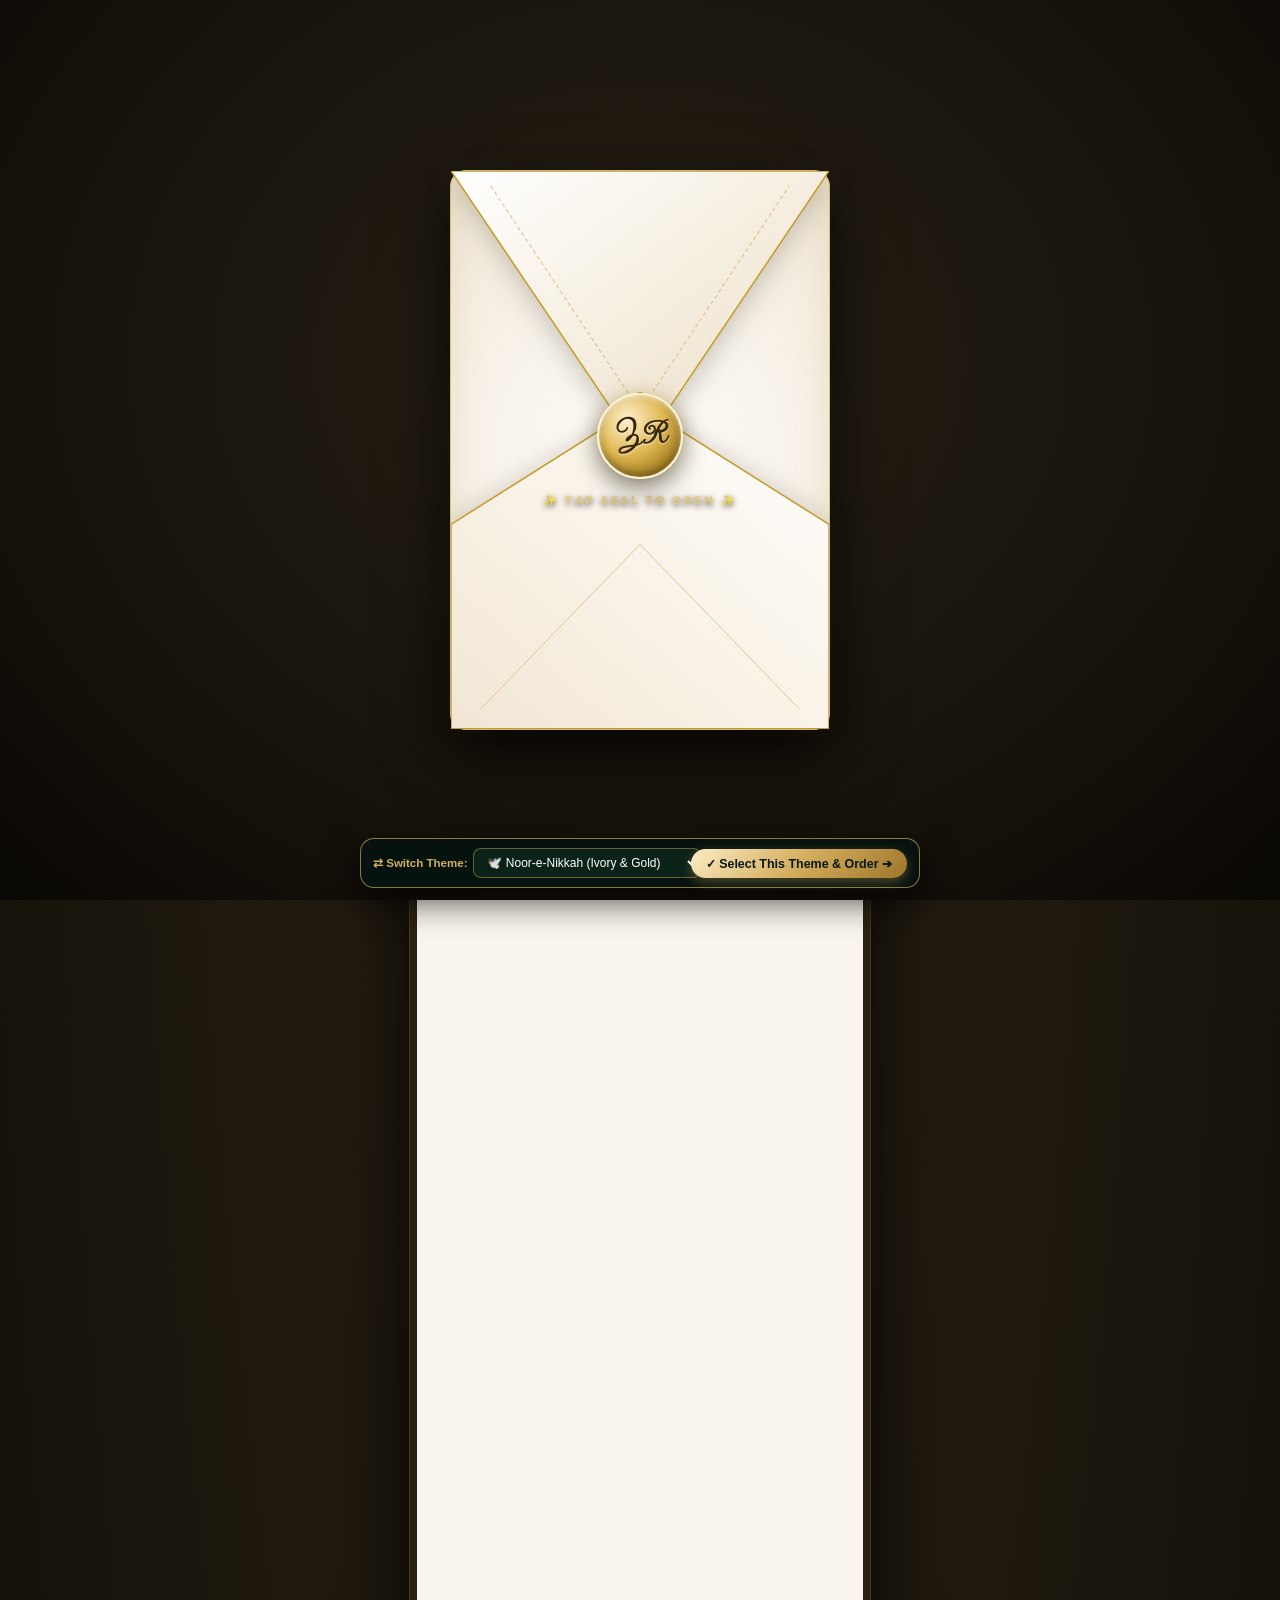
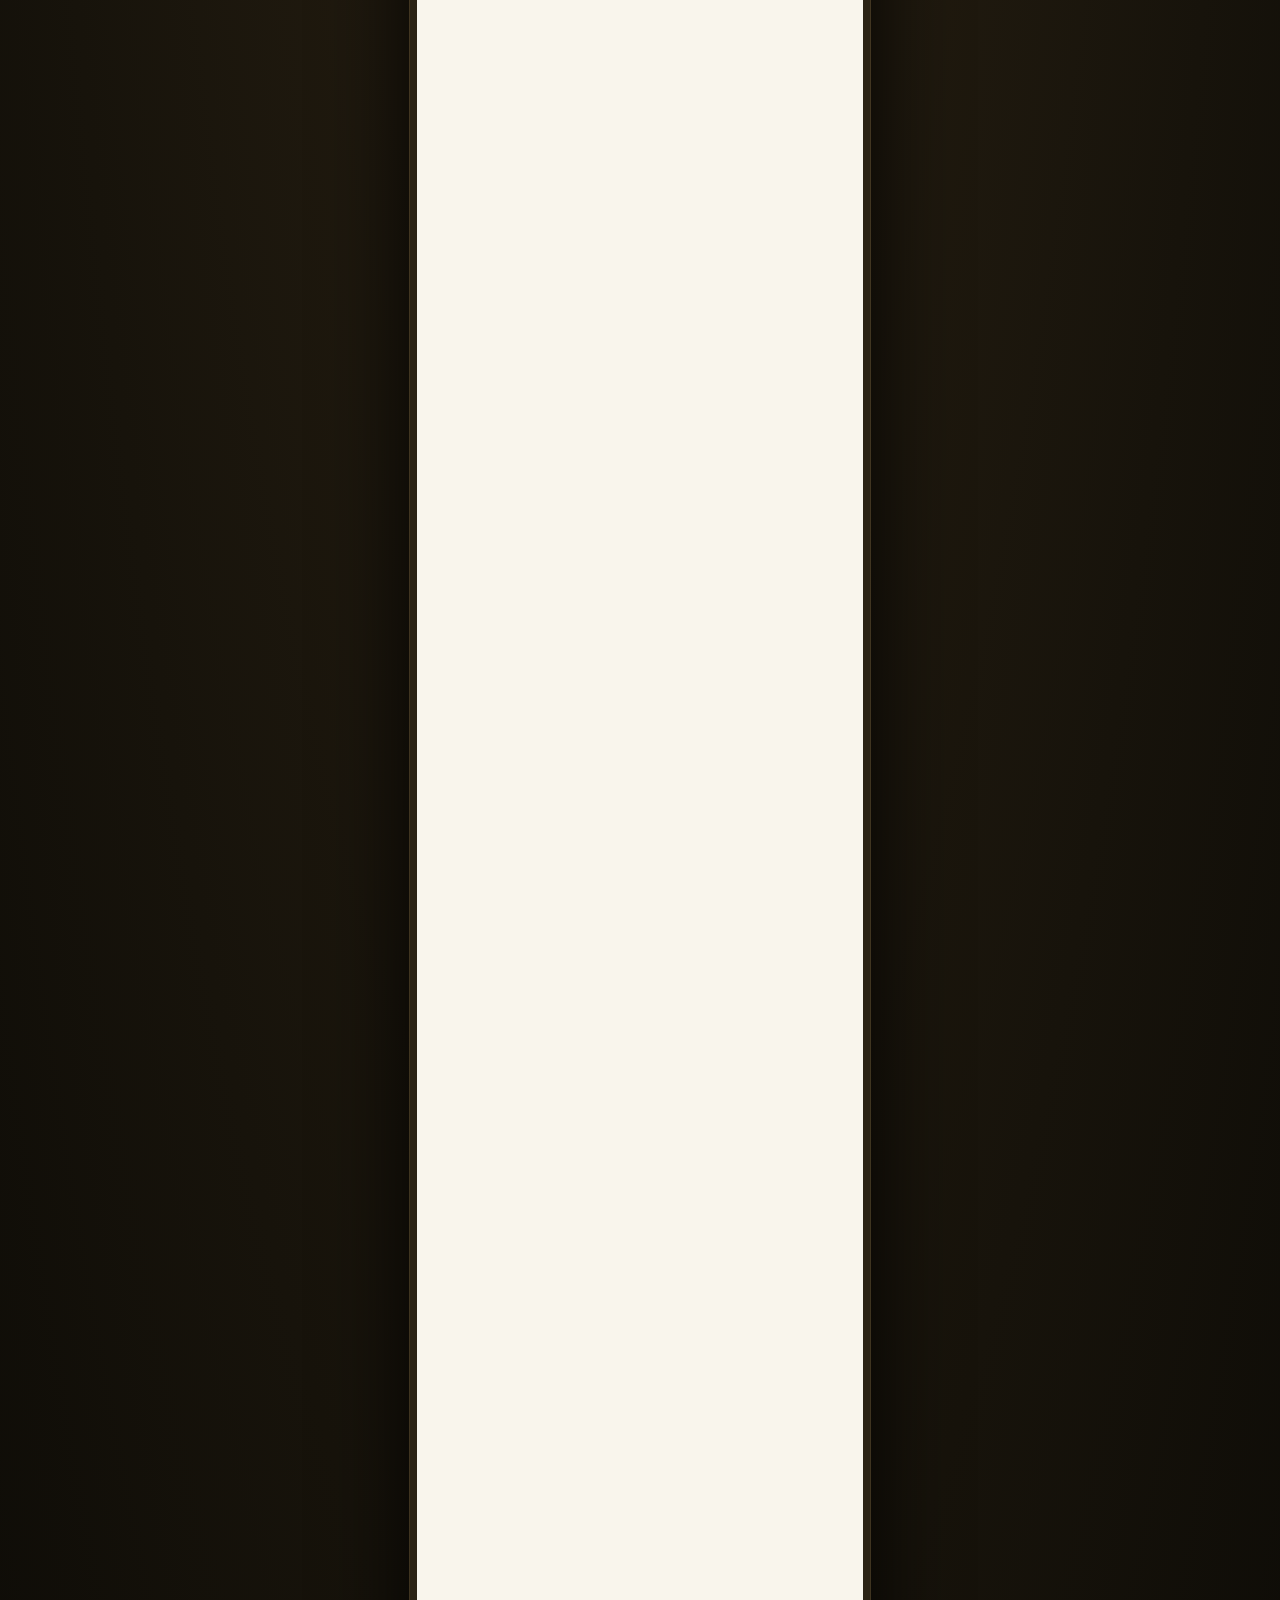
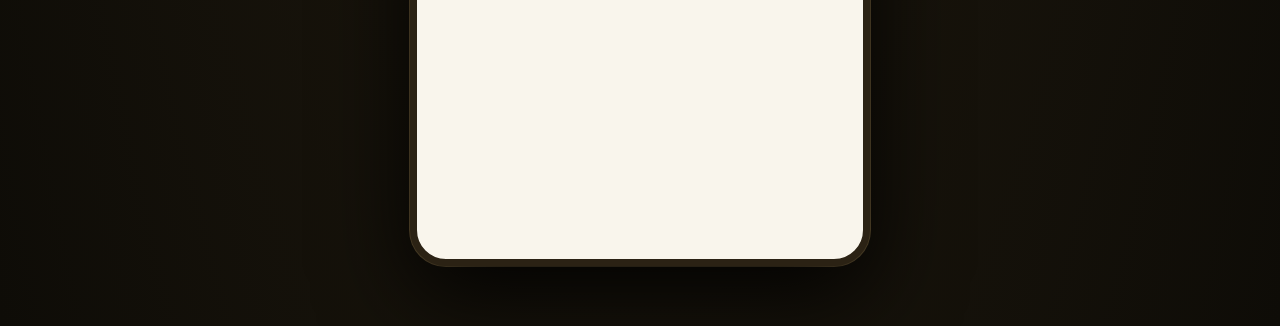
<file: noor-e-nikkah.html>
<!DOCTYPE html>
<html lang="en">
<head>
  <meta charset="UTF-8">
  <meta name="viewport" content="width=device-width, initial-scale=1.0, maximum-scale=1.0, user-scalable=no, viewport-fit=cover">
  <title>Zayan &amp; Rania | Noor-e-Nikkah &amp; Walima Ceremony</title>
  
  <meta name="description" content="With the blessings of Allah Almighty, you are cordially invited to celebrate the sacred Nikkah and Walima ceremonies of Zayan & Rania. Tap to open your interactive digital invitation.">
  <meta property="og:title" content="Zayan &amp; Rania — Noor-e-Nikkah &amp; Walima Reception">
  <meta property="og:description" content="Tap to open the royal ivory & gold wax-seal wedding invitation for the Nikkah and Walima of Zayan &amp; Rania.">
  <meta property="og:image" content="https://e-dawatnama.com/assets/noor-nikkah-hero.jpg">
  <meta property="og:url" content="https://e-dawatnama.com/noor-e-nikkah">
  <meta property="og:type" content="website">
  <meta name="theme-color" content="#fbf8f2">

  <!-- Google Fonts: Editorial Serifs, Luxury Script & Noto Nastaliq Urdu -->
  <link rel="preconnect" href="https://fonts.googleapis.com">
  <link rel="preconnect" href="https://fonts.gstatic.com" crossorigin>
  <link href="https://fonts.googleapis.com/css2?family=Alex+Brush&family=Cormorant+Garamond:ital,wght@0,300;0,400;0,600;0,700;1,400;1,600&family=Great+Vibes&family=Imperial+Script&family=Montserrat:wght@300;400;500;600;700&family=Noto+Nastaliq+Urdu:wght@400;600;700&family=Playfair+Display:ital,wght@0,400;0,600;0,700;1,400;1,600&display=swap" rel="stylesheet">

  <style>
    /* ==========================================================================
       RESET & ROOT VARIABLES — NOOR-E-NIKKAH (IVORY & CHAMPAGNE GOLD)
       ========================================================================== */
    *, *::before, *::after {
      box-sizing: border-box;
      margin: 0;
      padding: 0;
      -webkit-tap-highlight-color: transparent;
    }

    :root {
      --color-ivory-light: #fefdfa;
      --color-ivory-base: #f9f5ec;
      --color-ivory-parchment: #f4ede0;
      --color-ivory-muted: #e8ded0;
      --color-gold-bright: #ffe6a3;
      --color-gold-champagne: #e8c872;
      --color-gold-foil: #c59b27;
      --color-gold-deep: #8f6c18;
      --color-gold-dark: #5c430a;
      --color-gold-gradient: linear-gradient(135deg, #fff2cc 0%, #d4ad5d 40%, #aa802c 70%, #f7e2a9 100%);
      --color-gold-text-grad: linear-gradient(135deg, #a67c1e 0%, #5c430a 60%, #8a6515 100%);
      --color-text-dark: #2c2213;
      --color-text-muted: #6e604d;
      --color-text-cream: #fbf8f2;
      --color-accent-amber: rgba(212, 173, 93, 0.18);
      --color-glass-card: rgba(254, 253, 250, 0.92);

      --font-cursive: 'Imperial Script', 'Alex Brush', cursive;
      --font-script: 'Great Vibes', 'Alex Brush', cursive;
      --font-serif: 'Playfair Display', 'Cormorant Garamond', Georgia, serif;
      --font-serif-body: 'Cormorant Garamond', Georgia, serif;
      --font-sans: 'Montserrat', -apple-system, BlinkMacSystemFont, sans-serif;
      --font-urdu: 'Noto Nastaliq Urdu', serif;

      --shadow-soft: 0 10px 30px rgba(92, 67, 10, 0.08);
      --shadow-medium: 0 16px 45px rgba(92, 67, 10, 0.14);
      --shadow-deep: 0 25px 65px rgba(44, 34, 19, 0.22);
      --border-gold: 1px solid rgba(197, 155, 39, 0.35);
      --border-gold-strong: 1.5px solid rgba(197, 155, 39, 0.55);
    }

    html, body {
      width: 100%;
      min-height: 100%;
      background-color: #17130b;
      background-image: 
        radial-gradient(ellipse at 50% 0%, #2f2515 0%, #17130b 70%, #0e0c07 100%);
      color: var(--color-text-dark);
      font-family: var(--font-serif-body);
      overflow-x: hidden;
      -webkit-font-smoothing: antialiased;
    }

    /* Ambient Viewport Container */
    .app-viewport {
      min-height: 100vh;
      display: flex;
      justify-content: center;
      align-items: flex-start;
      padding: 0;
      position: relative;
    }

    @media (min-width: 600px) {
      .app-viewport {
        padding: 30px 15px 60px;
      }
    }

    /* Mobile Device Frame Container */
    .phone-container {
      width: 100%;
      max-width: 460px;
      background: var(--color-ivory-base);
      position: relative;
      overflow: visible;
      min-height: 100vh;
      box-shadow: 0 25px 70px rgba(0, 0, 0, 0.85);
    }

    @media (min-width: 600px) {
      .phone-container {
        border-radius: 36px;
        min-height: 880px;
        border: 7px solid #2b2214;
        box-shadow: 0 30px 90px rgba(0, 0, 0, 0.9), 0 0 0 1px rgba(223, 186, 115, 0.45);
      }
    }

    /* ==========================================================================
       STAGE 1: LUXURY PEARL IVORY ENVELOPE WITH 24K GOLD WAX SEAL
       ========================================================================== */
    .envelope-screen {
      position: fixed;
      top: 0;
      left: 0;
      width: 100%;
      height: 100%;
      z-index: 1000;
      display: flex;
      flex-direction: column;
      justify-content: center;
      align-items: center;
      background: radial-gradient(ellipse at 50% 40%, #261f14 0%, #15110a 70%, #0a0805 100%);
      perspective: 1400px;
      overflow: hidden;
      transition: opacity 0.8s ease 0.6s, visibility 0.8s ease 0.6s;
    }

    .envelope-screen.opened {
      opacity: 0;
      visibility: hidden;
      pointer-events: none;
    }

    .envelope-ambient-glow {
      position: absolute;
      width: 380px;
      height: 380px;
      background: radial-gradient(circle, rgba(232, 200, 114, 0.3) 0%, rgba(212, 173, 93, 0.12) 40%, transparent 70%);
      border-radius: 50%;
      pointer-events: none;
      filter: blur(28px);
      animation: pulseGlow 4s ease-in-out infinite alternate;
    }

    @keyframes pulseGlow {
      0% { transform: scale(0.9); opacity: 0.6; }
      100% { transform: scale(1.18); opacity: 1; }
    }

    .envelope-box {
      width: 90%;
      max-width: 380px;
      height: 560px;
      position: relative;
      background-color: #f7f2e7;
      background-image: 
        radial-gradient(circle at 50% 50%, rgba(255, 255, 255, 0.8) 0%, rgba(240, 230, 212, 0.95) 100%);
      border-radius: 16px;
      box-shadow: 0 25px 65px rgba(0, 0, 0, 0.7), inset 0 0 35px rgba(184, 148, 68, 0.18);
      border: 1.5px solid rgba(197, 155, 39, 0.55);
      overflow: visible;
      transform-style: preserve-3d;
    }

    /* Envelope Top Flap */
    .envelope-flap-top {
      position: absolute;
      top: 0;
      left: 0;
      width: 100%;
      height: 52%;
      transform-origin: top center;
      z-index: 5;
      transition: transform 1.2s cubic-bezier(0.4, 0, 0.2, 1);
      transform-style: preserve-3d;
      filter: drop-shadow(0 6px 14px rgba(44, 34, 19, 0.25));
    }

    .envelope-screen.opened .envelope-flap-top {
      transform: rotateX(175deg);
    }

    /* Envelope Bottom Pocket */
    .envelope-pocket {
      position: absolute;
      bottom: 0;
      left: 0;
      width: 100%;
      height: 58%;
      z-index: 3;
      filter: drop-shadow(0 -4px 10px rgba(44, 34, 19, 0.15));
    }

    /* Wax Seal Center Piece */
    .wax-seal-wrapper {
      position: absolute;
      top: 50%;
      left: 50%;
      transform: translate(-50%, -50%);
      z-index: 20;
      display: flex;
      flex-direction: column;
      align-items: center;
      cursor: pointer;
      user-select: none;
    }

    .wax-seal-button {
      width: 86px;
      height: 86px;
      border-radius: 50%;
      background: radial-gradient(circle at 35% 30%, #fff0cc 0%, #e0b852 45%, #9b7519 80%, #5e4307 100%);
      border: 2px solid #fff3d1;
      box-shadow: 
        0 10px 25px rgba(0, 0, 0, 0.45),
        0 0 20px rgba(232, 200, 114, 0.4),
        inset 0 2px 4px rgba(255, 255, 255, 0.6),
        inset 0 -3px 8px rgba(0, 0, 0, 0.35);
      display: flex;
      align-items: center;
      justify-content: center;
      position: relative;
      transition: transform 0.3s cubic-bezier(0.175, 0.885, 0.32, 1.275);
      outline: none;
    }

    .wax-seal-button:hover {
      transform: scale(1.08);
      box-shadow: 
        0 14px 30px rgba(0, 0, 0, 0.55),
        0 0 28px rgba(232, 200, 114, 0.7);
    }

    .wax-seal-monogram {
      font-family: var(--font-cursive);
      font-size: 34px;
      color: #3b2807;
      text-shadow: 0 1px 2px rgba(255, 255, 255, 0.65);
      font-weight: 700;
      line-height: 1;
      transform: translateY(-2px);
    }

    .wax-seal-hint {
      margin-top: 14px;
      font-family: var(--font-sans);
      font-size: 11px;
      font-weight: 600;
      letter-spacing: 2.5px;
      color: #e8c872;
      text-transform: uppercase;
      text-shadow: 0 2px 6px rgba(0, 0, 0, 0.9);
      animation: pulseHint 2.4s ease-in-out infinite;
      white-space: nowrap;
    }

    @keyframes pulseHint {
      0%, 100% { opacity: 0.8; transform: translateY(0); }
      50% { opacity: 1; transform: translateY(3px); }
    }

    /* Light Burst Effect on Seal Break */
    .light-burst-rays {
      position: absolute;
      top: 50%;
      left: 50%;
      width: 0;
      height: 0;
      pointer-events: none;
      z-index: 25;
      opacity: 0;
      border-radius: 50%;
      background: radial-gradient(circle, rgba(255, 248, 220, 1) 0%, rgba(232, 200, 114, 0.8) 40%, transparent 70%);
      transform: translate(-50%, -50%);
      transition: width 0.7s ease-out, height 0.7s ease-out, opacity 0.7s ease-out;
    }

    .light-burst-rays.active {
      width: 600px;
      height: 600px;
      opacity: 1;
    }

    /* Floating Navigation Controls */
    .floating-top-nav {
      position: fixed;
      top: 16px;
      right: 16px;
      display: flex;
      align-items: center;
      gap: 10px;
      z-index: 900;
    }

    .nav-pill-btn {
      background: rgba(254, 253, 250, 0.85);
      backdrop-filter: blur(10px);
      -webkit-backdrop-filter: blur(10px);
      border: 1px solid rgba(197, 155, 39, 0.45);
      border-radius: 999px;
      padding: 7px 14px;
      color: #3b2807;
      font-family: var(--font-sans);
      font-size: 12px;
      font-weight: 600;
      cursor: pointer;
      display: inline-flex;
      align-items: center;
      gap: 6px;
      box-shadow: 0 4px 14px rgba(44, 34, 19, 0.15);
      transition: all 0.25s ease;
    }

    .nav-pill-btn:hover {
      background: #ffffff;
      transform: translateY(-2px);
      box-shadow: 0 6px 18px rgba(197, 155, 39, 0.3);
      border-color: #c59b27;
    }

    .sound-waves {
      display: flex;
      align-items: flex-end;
      gap: 2px;
      height: 12px;
    }

    .sound-waves span {
      width: 2px;
      height: 100%;
      background: #8f6c18;
      border-radius: 2px;
      animation: soundBar 1.2s ease-in-out infinite alternate;
    }

    .sound-waves span:nth-child(2) { animation-delay: 0.2s; height: 60%; }
    .sound-waves span:nth-child(3) { animation-delay: 0.4s; height: 80%; }

    @keyframes soundBar {
      0% { height: 20%; }
      100% { height: 100%; }
    }

    .audio-muted .sound-waves span {
      animation: none;
      height: 2px;
    }

    /* Universal Family Side Switcher Bar */
    .family-side-bar {
      margin: 16px 20px 24px;
      background: rgba(255, 255, 255, 0.7);
      backdrop-filter: blur(8px);
      border: 1px solid rgba(197, 155, 39, 0.35);
      border-radius: 999px;
      padding: 4px;
      display: flex;
      box-shadow: 0 4px 15px rgba(92, 67, 10, 0.08);
    }

    .side-toggle-btn {
      flex: 1;
      padding: 8px 12px;
      border-radius: 999px;
      border: none;
      background: transparent;
      color: #6e604d;
      font-family: var(--font-sans);
      font-size: 12px;
      font-weight: 600;
      cursor: pointer;
      display: inline-flex;
      align-items: center;
      justify-content: center;
      gap: 6px;
      transition: all 0.25s ease;
    }

    .side-toggle-btn.active {
      background: linear-gradient(135deg, #fff2cc 0%, #e0b852 50%, #b88a22 100%);
      color: #2b1f09;
      font-weight: 700;
      box-shadow: 0 3px 10px rgba(184, 138, 34, 0.3);
    }

    /* ==========================================================================
       MAIN INVITATION CONTAINER (Becomes visible upon opening)
       ========================================================================== */
    .invite-container {
      position: relative;
      width: 100%;
      min-height: 100vh;
      opacity: 0;
      transform: translateY(20px);
      transition: opacity 1s cubic-bezier(0.16, 1, 0.3, 1), transform 1s cubic-bezier(0.16, 1, 0.3, 1);
      display: flex;
      flex-direction: column;
      padding-bottom: 60px;
    }

    .invite-container.active {
      opacity: 1;
      transform: translateY(0);
    }

    /* Section 1: Hero Visual & Monogram */
    .hero-section {
      position: relative;
      width: 100%;
      height: 520px;
      overflow: hidden;
      display: flex;
      flex-direction: column;
      align-items: center;
      justify-content: space-between;
      padding: 30px 20px 25px;
      text-align: center;
    }

    .hero-bg-wrapper {
      position: absolute;
      top: 0;
      left: 0;
      width: 100%;
      height: 100%;
      z-index: 1;
    }

    .hero-bg-img {
      width: 100%;
      height: 100%;
      object-fit: cover;
      object-position: center top;
      filter: brightness(0.92) contrast(1.05);
      transform: scale(1.02);
      transition: transform 10s ease;
    }

    .hero-overlay {
      position: absolute;
      top: 0;
      left: 0;
      width: 100%;
      height: 100%;
      background: linear-gradient(
        to bottom,
        rgba(23, 19, 11, 0.45) 0%,
        rgba(23, 19, 11, 0.15) 30%,
        rgba(249, 245, 236, 0.45) 70%,
        rgba(249, 245, 236, 1) 100%
      );
      z-index: 2;
    }

    .hero-content {
      position: relative;
      z-index: 3;
      display: flex;
      flex-direction: column;
      align-items: center;
      width: 100%;
      height: 100%;
      justify-content: space-between;
    }

    .hero-badge-pill {
      display: inline-flex;
      align-items: center;
      gap: 6px;
      padding: 5px 16px;
      border-radius: 999px;
      background: rgba(255, 255, 255, 0.85);
      border: 1px solid rgba(197, 155, 39, 0.55);
      box-shadow: 0 4px 12px rgba(0, 0, 0, 0.15);
      color: #5c430a;
      font-family: var(--font-sans);
      font-size: 11px;
      font-weight: 700;
      letter-spacing: 2px;
      text-transform: uppercase;
    }

    .hero-names-wrap {
      margin: auto 0;
      display: flex;
      flex-direction: column;
      align-items: center;
    }

    .hero-names-calligraphy {
      font-family: var(--font-cursive);
      font-size: clamp(54px, 14vw, 76px);
      line-height: 0.88;
      color: #3b2807;
      text-shadow: 
        0 2px 8px rgba(255, 255, 255, 0.95),
        0 0 16px rgba(255, 248, 220, 0.95);
      font-weight: 400;
    }

    .hero-ampersand {
      font-family: var(--font-script);
      font-size: 32px;
      color: #8f6c18;
      line-height: 1;
      margin: 4px 0;
      text-shadow: 0 1px 4px rgba(255, 255, 255, 0.9);
    }

    .hero-date-text {
      font-family: var(--font-sans);
      font-size: 13px;
      font-weight: 600;
      letter-spacing: 3px;
      color: #5c430a;
      text-transform: uppercase;
      text-shadow: 0 1px 4px rgba(255, 255, 255, 0.9);
      margin-top: 8px;
    }

    .scroll-hint {
      display: flex;
      flex-direction: column;
      align-items: center;
      gap: 4px;
      cursor: pointer;
      user-select: none;
      animation: floatPrompt 2.6s ease-in-out infinite;
    }

    @keyframes floatPrompt {
      0%, 100% { transform: translateY(0); }
      50% { transform: translateY(6px); }
    }

    .scroll-hint span {
      font-family: var(--font-sans);
      font-size: 11px;
      font-weight: 600;
      letter-spacing: 2px;
      color: #6e604d;
      text-transform: uppercase;
    }

    .scroll-chevron {
      width: 10px;
      height: 10px;
      border-right: 2px solid #8f6c18;
      border-bottom: 2px solid #8f6c18;
      transform: rotate(45deg);
    }

    /* Section 2: Quranic Verse & Royal Proclamation */
    .quranic-section {
      padding: 30px 22px 25px;
      text-align: center;
      position: relative;
    }

    .proclamation-card {
      background: var(--color-glass-card);
      backdrop-filter: blur(12px);
      -webkit-backdrop-filter: blur(12px);
      border: var(--border-gold);
      border-radius: 20px;
      padding: 30px 20px;
      box-shadow: var(--shadow-medium);
      position: relative;
      overflow: hidden;
    }

    .proclamation-card::before {
      content: '';
      position: absolute;
      top: 0;
      left: 0;
      width: 100%;
      height: 4px;
      background: var(--color-gold-gradient);
    }

    .bismillah-arabic {
      font-family: 'Amiri', 'Traditional Arabic', serif;
      font-size: 26px;
      color: #7a5a12;
      line-height: 1.4;
      margin-bottom: 14px;
      text-shadow: 0 1px 2px rgba(212, 173, 93, 0.25);
    }

    .quranic-verse-arabic {
      font-family: 'Amiri', 'Traditional Arabic', serif;
      font-size: 22px;
      color: #3b2807;
      line-height: 1.6;
      margin-bottom: 8px;
    }

    .quranic-translation {
      font-family: var(--font-serif-body);
      font-style: italic;
      font-size: 15px;
      color: #6e604d;
      line-height: 1.5;
      margin-bottom: 6px;
    }

    .quranic-ref {
      font-family: var(--font-sans);
      font-size: 11px;
      font-weight: 600;
      letter-spacing: 1.5px;
      color: #9c7b28;
      text-transform: uppercase;
    }

    .ornament-divider {
      display: flex;
      align-items: center;
      justify-content: center;
      gap: 12px;
      margin: 20px 0;
      color: #c59b27;
      font-size: 16px;
    }

    .ornament-divider::before,
    .ornament-divider::after {
      content: '';
      height: 1px;
      width: 50px;
      background: linear-gradient(to right, transparent, #c59b27, transparent);
    }

    .host-intro-text {
      font-family: var(--font-serif-body);
      font-size: 16px;
      line-height: 1.7;
      color: #453724;
      margin-bottom: 8px;
    }

    .host-honorific {
      font-size: 13px;
      letter-spacing: 2.5px;
      text-transform: uppercase;
      color: #9C7D46;
      margin-bottom: 2px;
      font-weight: 500;
    }

    .host-names {
      font-family: var(--font-serif);
      font-size: 24px;
      font-weight: 700;
      color: #302107;
      letter-spacing: 0.5px;
      margin-bottom: 8px;
    }

    .couple-credentials-row {
      display: flex;
      justify-content: center;
      gap: 1.5rem;
      flex-wrap: wrap;
      margin-top: 8px;
    }
    .cred-col {
      display: flex;
      flex-direction: column;
      align-items: center;
      font-size: 13px;
      color: #555;
    }
    .cred-col .parentage-line {
      font-style: italic;
      color: #6E533F;
    }
    .cred-col .cred-badge {
      display: inline-block;
      margin-top: 3px;
      padding: 2px 10px;
      border-radius: 999px;
      background: rgba(179, 135, 71, 0.12);
      border: 1px solid rgba(179, 135, 71, 0.3);
      font-size: 12px;
      color: #8c6a2b;
      letter-spacing: 0.5px;
    }

    .nikkah-tagline-badge {
      display: inline-block;
      margin: 10px auto 14px;
      padding: 6px 16px;
      border-radius: 999px;
      background: rgba(27, 56, 43, 0.08);
      border: 1px solid rgba(179, 135, 71, 0.35);
      color: #8c6a2b;
      font-size: 13px;
      font-style: italic;
      letter-spacing: 0.5px;
    }

    html[lang="ur"] .host-honorific {
      font-family: var(--font-urdu), serif;
      font-size: 15px;
      letter-spacing: 0;
    }
    html[lang="ur"] .cred-col, html[lang="ur"] .cred-badge, html[lang="ur"] .nikkah-tagline-badge {
      font-family: var(--font-urdu), serif;
    }

    .couple-highlight-box {
      margin: 18px 0;
      padding: 14px 10px;
      border-top: 1px dashed rgba(197, 155, 39, 0.35);
      border-bottom: 1px dashed rgba(197, 155, 39, 0.35);
    }

    .couple-title-names {
      font-family: var(--font-cursive);
      font-size: 42px;
      line-height: 1.1;
      color: #6b4d0e;
    }

    /* Section 3: Live Pakistan Timezone Countdown */
    .countdown-section {
      padding: 10px 22px 25px;
      text-align: center;
    }

    .countdown-card {
      background: linear-gradient(145deg, #ffffff 0%, #faf5eb 100%);
      border: var(--border-gold);
      border-radius: 20px;
      padding: 24px 16px;
      box-shadow: var(--shadow-soft);
    }

    .countdown-title {
      font-family: var(--font-serif);
      font-size: 18px;
      color: #5c430a;
      margin-bottom: 16px;
      font-weight: 600;
      letter-spacing: 0.5px;
    }

    .countdown-timer-grid {
      display: grid;
      grid-template-columns: repeat(4, 1fr);
      gap: 10px;
    }

    .timer-tile {
      background: #fdfbf7;
      border: 1px solid rgba(197, 155, 39, 0.3);
      border-radius: 12px;
      padding: 12px 4px;
      display: flex;
      flex-direction: column;
      align-items: center;
      box-shadow: 0 4px 10px rgba(92, 67, 10, 0.05);
    }

    .timer-number {
      font-family: var(--font-sans);
      font-size: 26px;
      font-weight: 700;
      color: #73500e;
      line-height: 1;
      margin-bottom: 4px;
    }

    .timer-label {
      font-family: var(--font-sans);
      font-size: 10px;
      font-weight: 600;
      letter-spacing: 1px;
      text-transform: uppercase;
      color: #8c785c;
    }

    /* Section 4: Ceremonies Timeline */
    .timeline-section {
      padding: 15px 22px 25px;
    }

    .section-heading-block {
      text-align: center;
      margin-bottom: 24px;
    }

    .section-tag {
      font-family: var(--font-sans);
      font-size: 11px;
      font-weight: 700;
      letter-spacing: 2px;
      text-transform: uppercase;
      color: #9c7b28;
      margin-bottom: 4px;
    }

    .section-title {
      font-family: var(--font-serif);
      font-size: 26px;
      color: #3b2807;
      font-weight: 700;
    }

    .ceremonies-stack {
      display: flex;
      flex-direction: column;
      gap: 16px;
    }

    .ceremony-card {
      background: var(--color-glass-card);
      border: var(--border-gold);
      border-radius: 18px;
      padding: 20px;
      box-shadow: var(--shadow-soft);
      display: flex;
      gap: 16px;
      align-items: flex-start;
      transition: transform 0.25s ease, box-shadow 0.25s ease;
    }

    .ceremony-card:hover {
      transform: translateY(-2px);
      box-shadow: var(--shadow-medium);
      border-color: #c59b27;
    }

    .ceremony-icon-badge {
      width: 48px;
      height: 48px;
      border-radius: 14px;
      background: linear-gradient(135deg, #fff2cc, #e8c872);
      border: 1px solid #c59b27;
      display: flex;
      align-items: center;
      justify-content: center;
      font-size: 22px;
      flex-shrink: 0;
      box-shadow: 0 4px 10px rgba(184, 138, 34, 0.2);
    }

    .ceremony-details {
      flex: 1;
    }

    .ceremony-time {
      font-family: var(--font-sans);
      font-size: 11px;
      font-weight: 700;
      color: #9c7b28;
      letter-spacing: 1px;
      text-transform: uppercase;
      margin-bottom: 4px;
    }

    .ceremony-title {
      font-family: var(--font-serif);
      font-size: 19px;
      font-weight: 700;
      color: #302107;
      margin-bottom: 4px;
    }

    .ceremony-desc {
      font-family: var(--font-serif-body);
      font-size: 14px;
      color: #63533e;
      line-height: 1.5;
    }

    /* Section 5: Venue & Location */
    .venue-section {
      padding: 15px 22px 25px;
    }

    .venue-card {
      background: var(--color-glass-card);
      border: var(--border-gold);
      border-radius: 20px;
      overflow: hidden;
      box-shadow: var(--shadow-medium);
    }

    .venue-img-wrap {
      width: 100%;
      height: 190px;
      position: relative;
    }

    .venue-img-wrap img {
      width: 100%;
      height: 100%;
      object-fit: cover;
    }

    .venue-body {
      padding: 22px 20px;
      text-align: center;
    }

    .venue-name {
      font-family: var(--font-serif);
      font-size: 22px;
      font-weight: 700;
      color: #3b2807;
      margin-bottom: 6px;
    }

    .venue-address {
      font-family: var(--font-serif-body);
      font-size: 14px;
      color: #6e604d;
      line-height: 1.5;
      margin-bottom: 18px;
    }

    .venue-actions-row {
      display: flex;
      justify-content: center;
      gap: 12px;
    }

    .btn-gold-action {
      background: linear-gradient(135deg, #fff2cc 0%, #d4ad5d 50%, #9e7529 100%);
      color: #2b1f09;
      font-family: var(--font-sans);
      font-size: 13px;
      font-weight: 700;
      border: none;
      border-radius: 999px;
      padding: 10px 22px;
      text-decoration: none;
      display: inline-flex;
      align-items: center;
      gap: 8px;
      box-shadow: 0 4px 14px rgba(184, 138, 34, 0.35);
      cursor: pointer;
      transition: all 0.25s ease;
    }

    .btn-gold-action:hover {
      transform: translateY(-2px);
      box-shadow: 0 6px 20px rgba(184, 138, 34, 0.5);
      filter: brightness(1.05);
    }

    /* Section 6: Dress Code */
    .dresscode-section {
      padding: 15px 22px 25px;
    }

    .dresscode-card {
      background: var(--color-glass-card);
      border: var(--border-gold);
      border-radius: 20px;
      padding: 24px 20px;
      text-align: center;
      box-shadow: var(--shadow-soft);
    }

    .dresscode-title {
      font-family: var(--font-serif);
      font-size: 20px;
      font-weight: 700;
      color: #3b2807;
      margin-bottom: 6px;
    }

    .dresscode-hint {
      font-family: var(--font-serif-body);
      font-size: 14px;
      color: #6e604d;
      margin-bottom: 18px;
    }

    .swatches-flex {
      display: flex;
      justify-content: center;
      gap: 14px;
      flex-wrap: wrap;
    }

    .swatch-item {
      display: flex;
      flex-direction: column;
      align-items: center;
      gap: 6px;
    }

    .swatch-circle {
      width: 44px;
      height: 44px;
      border-radius: 50%;
      border: 2px solid #ffffff;
      box-shadow: 0 4px 10px rgba(0, 0, 0, 0.15);
    }

    .swatch-name {
      font-family: var(--font-sans);
      font-size: 10px;
      font-weight: 600;
      color: #7a664e;
      letter-spacing: 0.5px;
    }

    /* Section 7: RSVP Call to Action */
    .rsvp-section {
      padding: 15px 22px 35px;
      text-align: center;
    }

    .rsvp-card {
      background: linear-gradient(135deg, #ffffff 0%, #f9f4eb 100%);
      border: var(--border-gold-strong);
      border-radius: 22px;
      padding: 30px 20px;
      box-shadow: var(--shadow-medium);
      position: relative;
    }

    .rsvp-title {
      font-family: var(--font-serif);
      font-size: 24px;
      font-weight: 700;
      color: #3b2807;
      margin-bottom: 8px;
    }

    .rsvp-sub {
      font-family: var(--font-serif-body);
      font-size: 14px;
      color: #6e604d;
      max-width: 320px;
      margin: 0 auto 20px;
      line-height: 1.5;
    }

    .btn-rsvp-open {
      background: linear-gradient(135deg, #fff2cc 0%, #d4ad5d 50%, #9e7529 100%);
      color: #2b1f09;
      font-family: var(--font-sans);
      font-size: 14px;
      font-weight: 700;
      letter-spacing: 0.5px;
      border: none;
      border-radius: 999px;
      padding: 14px 34px;
      cursor: pointer;
      box-shadow: 0 6px 20px rgba(184, 138, 34, 0.4);
      transition: all 0.25s ease;
      display: inline-flex;
      align-items: center;
      gap: 10px;
    }

    .btn-rsvp-open:hover {
      transform: translateY(-2px);
      box-shadow: 0 8px 25px rgba(184, 138, 34, 0.55);
    }

    /* Footer / Branding Note */
    .invitation-footer {
      text-align: center;
      padding: 20px;
      margin-top: auto;
    }

    .footer-brand {
      font-family: var(--font-serif);
      font-size: 15px;
      font-weight: 600;
      color: #5c430a;
      letter-spacing: 1px;
    }

    .footer-sub {
      font-family: var(--font-sans);
      font-size: 10px;
      color: #8c785c;
      letter-spacing: 1px;
      margin-top: 4px;
    }

    /* ==========================================================================
       RSVP MODAL (Interactive Pop-up with WhatsApp Dispatch)
       ========================================================================== */
    .rsvp-modal-overlay {
      position: fixed;
      top: 0;
      left: 0;
      width: 100%;
      height: 100%;
      background: rgba(14, 11, 6, 0.75);
      backdrop-filter: blur(8px);
      -webkit-backdrop-filter: blur(8px);
      z-index: 2000;
      display: flex;
      align-items: center;
      justify-content: center;
      padding: 20px;
      opacity: 0;
      visibility: hidden;
      transition: all 0.3s ease;
    }

    .rsvp-modal-overlay.active {
      opacity: 1;
      visibility: visible;
    }

    .rsvp-modal-box {
      width: 100%;
      max-width: 420px;
      background: #fdfcf9;
      border: 1.5px solid #d4ad5d;
      border-radius: 24px;
      padding: 28px 22px;
      box-shadow: 0 25px 60px rgba(0, 0, 0, 0.5);
      position: relative;
      transform: translateY(20px) scale(0.96);
      transition: transform 0.35s cubic-bezier(0.175, 0.885, 0.32, 1.275);
    }

    .rsvp-modal-overlay.active .rsvp-modal-box {
      transform: translateY(0) scale(1);
    }

    .modal-close-btn {
      position: absolute;
      top: 16px;
      right: 16px;
      width: 32px;
      height: 32px;
      border-radius: 50%;
      border: 1px solid rgba(197, 155, 39, 0.4);
      background: #f6efe2;
      color: #5c430a;
      font-size: 16px;
      display: flex;
      align-items: center;
      justify-content: center;
      cursor: pointer;
      outline: none;
      transition: all 0.2s;
    }

    .modal-close-btn:hover {
      background: #e8c872;
      color: #17130b;
    }

    .modal-header {
      text-align: center;
      margin-bottom: 20px;
    }

    .modal-title {
      font-family: var(--font-serif);
      font-size: 22px;
      font-weight: 700;
      color: #3b2807;
      margin-bottom: 4px;
    }

    .modal-sub {
      font-family: var(--font-serif-body);
      font-size: 13px;
      color: #6e604d;
    }

    .form-group {
      margin-bottom: 16px;
      text-align: left;
    }

    .form-label {
      display: block;
      font-family: var(--font-sans);
      font-size: 11px;
      font-weight: 700;
      letter-spacing: 0.5px;
      text-transform: uppercase;
      color: #5c430a;
      margin-bottom: 6px;
    }

    .form-input, .form-select, .form-textarea {
      width: 100%;
      padding: 10px 14px;
      background: #ffffff;
      border: 1px solid rgba(197, 155, 39, 0.45);
      border-radius: 10px;
      font-family: var(--font-sans);
      font-size: 13px;
      color: #2c2213;
      outline: none;
      transition: border-color 0.2s, box-shadow 0.2s;
    }

    .form-input:focus, .form-select:focus, .form-textarea:focus {
      border-color: #c59b27;
      box-shadow: 0 0 0 3px rgba(212, 173, 93, 0.2);
    }

    .radio-pill-group {
      display: flex;
      gap: 10px;
    }

    .radio-pill-label {
      flex: 1;
      display: flex;
      align-items: center;
      justify-content: center;
      gap: 6px;
      padding: 10px;
      border: 1px solid rgba(197, 155, 39, 0.4);
      border-radius: 10px;
      background: #fbf8f2;
      font-family: var(--font-sans);
      font-size: 12px;
      font-weight: 600;
      color: #5c430a;
      cursor: pointer;
      transition: all 0.2s;
    }

    .radio-pill-label:has(input:checked) {
      background: linear-gradient(135deg, #fff2cc, #e8c872);
      border-color: #c59b27;
      color: #2b1f09;
      font-weight: 700;
      box-shadow: 0 2px 8px rgba(184, 138, 34, 0.2);
    }

    .radio-pill-label input {
      display: none;
    }

    .btn-submit-rsvp {
      width: 100%;
      padding: 13px;
      border: none;
      border-radius: 999px;
      background: linear-gradient(135deg, #fff2cc 0%, #d4ad5d 50%, #9e7529 100%);
      color: #2b1f09;
      font-family: var(--font-sans);
      font-size: 14px;
      font-weight: 700;
      letter-spacing: 0.5px;
      cursor: pointer;
      box-shadow: 0 4px 14px rgba(184, 138, 34, 0.4);
      margin-top: 10px;
      display: flex;
      align-items: center;
      justify-content: center;
      gap: 8px;
      transition: all 0.25s ease;
    }

    .btn-submit-rsvp:hover {
      filter: brightness(1.05);
      transform: translateY(-2px);
      box-shadow: 0 6px 18px rgba(184, 138, 34, 0.55);
    }

    /* Floating Canvas for Gold Dust */
    .sparkles-canvas {
      position: absolute;
      top: 0;
      left: 0;
      width: 100%;
      height: 100%;
      pointer-events: none;
      z-index: 2;
    }

    /* Toast Notification */
    .toast-msg {
      position: fixed;
      bottom: 24px;
      left: 50%;
      transform: translateX(-50%) translateY(80px);
      background: #17130b;
      color: #ffd98a;
      border: 1px solid rgba(223, 186, 115, 0.6);
      padding: 10px 22px;
      border-radius: 999px;
      font-family: var(--font-sans);
      font-size: 12px;
      font-weight: 600;
      box-shadow: 0 10px 30px rgba(0, 0, 0, 0.5);
      z-index: 3000;
      opacity: 0;
      transition: all 0.35s cubic-bezier(0.175, 0.885, 0.32, 1.275);
      pointer-events: none;
      white-space: nowrap;
    }

    .toast-msg.show {
      transform: translateX(-50%) translateY(0);
      opacity: 1;
    }

    /* RTL & Urdu Specific Styling */
    html[lang="ur"] {
      direction: rtl;
    }

    html[lang="ur"] body {
      font-family: var(--font-urdu), serif;
    }

    html[lang="ur"] .hero-names-calligraphy,
    html[lang="ur"] .couple-title-names {
      font-family: var(--font-urdu), serif;
      font-size: clamp(38px, 10vw, 54px);
      line-height: 1.4;
    }

    html[lang="ur"] .section-title,
    html[lang="ur"] .countdown-title,
    html[lang="ur"] .ceremony-title,
    html[lang="ur"] .venue-name,
    html[lang="ur"] .dresscode-title,
    html[lang="ur"] .rsvp-title,
    html[lang="ur"] .modal-title,
    html[lang="ur"] .host-names {
      font-family: var(--font-urdu), serif;
      line-height: 1.6;
    }

    html[lang="ur"] .ceremony-card {
      text-align: right;
    }

    html[lang="ur"] .form-group {
      text-align: right;
    }
  </style>
  <script src="assets/preview-events-helper.js"></script>
</head>
<body>

  <!-- Audio Player -->
  <audio id="weddingAudio" src="assets/burgundy-einaudi-divenire.mp3" preload="auto" loop></audio>

  <!-- Top Floating Controls -->
  <div class="floating-top-nav">
    <button class="nav-pill-btn" id="langToggleBtn" type="button" aria-label="Toggle Language">
      <span id="langIcon">🌐</span>
      <span id="langBtnText">اردو</span>
    </button>
    <button class="nav-pill-btn audio-muted" id="audioToggleBtn" type="button" aria-label="Toggle Music">
      <div class="sound-waves">
        <span></span>
        <span></span>
        <span></span>
      </div>
      <span id="audioBtnText">Music</span>
    </button>
    <button class="nav-pill-btn" id="shareBtn" type="button" aria-label="Share Invitation">
      <span>🔗</span>
      <span id="shareBtnText">Share</span>
    </button>
  </div>

  <div class="app-viewport">
    <div class="phone-container">

      <!-- ======================================================================
           STAGE 1: LUXURY PEARL IVORY ENVELOPE (Unseals on user tap)
           ====================================================================== -->
      <div class="envelope-screen" id="envelopeScreen">
        <div class="envelope-ambient-glow"></div>

        <div class="envelope-box" id="envelopeBox">
          <!-- Top Triangular Flap -->
          <svg class="envelope-flap-top" viewBox="0 0 380 290" preserveAspectRatio="none">
            <defs>
              <linearGradient id="flapIvoryGrad" x1="0%" y1="0%" x2="100%" y2="100%">
                <stop offset="0%" stop-color="#ffffff"/>
                <stop offset="50%" stop-color="#f5eee0"/>
                <stop offset="100%" stop-color="#ebdcc4"/>
              </linearGradient>
              <filter id="goldShine" x="-20%" y="-20%" width="140%" height="140%">
                <feDropShadow dx="0" dy="2" stdDeviation="3" flood-color="#c59b27" flood-opacity="0.3"/>
              </filter>
            </defs>
            <polygon points="0,0 380,0 190,280" fill="url(#flapIvoryGrad)" stroke="#c59b27" stroke-width="1.5"/>
            <!-- Ornate Gold Flap Filigree Lines -->
            <path d="M 40,15 L 190,240 L 340,15" fill="none" stroke="#d4ad5d" stroke-width="1" stroke-dasharray="4,3" opacity="0.75"/>
            <circle cx="190" cy="225" r="4" fill="#c59b27"/>
          </svg>

          <!-- Bottom Pocket Flap -->
          <svg class="envelope-pocket" viewBox="0 0 380 325" preserveAspectRatio="none">
            <defs>
              <linearGradient id="pocketIvoryGrad" x1="0%" y1="100%" x2="100%" y2="0%">
                <stop offset="0%" stop-color="#f2e7d5"/>
                <stop offset="60%" stop-color="#faf5ec"/>
                <stop offset="100%" stop-color="#ffffff"/>
              </linearGradient>
            </defs>
            <polygon points="0,325 380,325 380,120 190,0 0,120" fill="url(#pocketIvoryGrad)" stroke="#c59b27" stroke-width="1.5"/>
            <path d="M 30,305 L 190,140 L 350,305" fill="none" stroke="#d4ad5d" stroke-width="1" opacity="0.65"/>
          </svg>

          <!-- 3D Wax Seal Button with Monogram -->
          <div class="wax-seal-wrapper" id="waxSealWrapper">
            <button class="wax-seal-button" id="waxSealBtn" type="button" aria-label="Open Royal Wedding Invitation">
              <span class="wax-seal-monogram">ZR</span>
            </button>
            <div class="wax-seal-hint" id="sealHintText">✨ Tap Seal to Open ✨</div>
          </div>

          <!-- Light Burst Rays -->
          <div class="light-burst-rays" id="lightBurstRays"></div>
        </div>
      </div>

      <!-- ======================================================================
           STAGE 2: MAIN INVITATION (Luminous Pearl Ivory & Champagne Gold)
           ====================================================================== -->
      <main class="invite-container" id="inviteContainer">

        <!-- Golden Sparkles Particle Canvas -->
        <canvas class="sparkles-canvas" id="sparklesCanvas"></canvas>

        <!-- SECTION 1: HERO STAGE & COUPLE NAMES -->
        <section class="hero-section">
          <div class="hero-bg-wrapper">
            <img class="hero-bg-img" src="assets/noor-nikkah-hero.jpg" alt="Noor-e-Nikkah Wedding Stage" id="heroImg">
            <div class="hero-overlay"></div>
          </div>

          <div class="hero-content">
            <div class="hero-badge-pill" id="tHeroBadge">
              ✨ Noor-e-Nikkah · نورِ نکاح ✨
            </div>

            <div class="hero-names-wrap">
              <h1 class="hero-names-calligraphy" id="tGroomName">Zayan</h1>
              <span class="hero-ampersand">&amp;</span>
              <h1 class="hero-names-calligraphy" id="tBrideName">Rania</h1>
              <div class="hero-date-text" id="tHeroDate">Sunday, 25 October 2026</div>
            </div>

            <div class="scroll-hint" id="scrollPrompt">
              <span id="tScrollHint">Scroll Down</span>
              <div class="scroll-chevron"></div>
            </div>
          </div>
        </section>

        <!-- FAMILY SIDE UNIVERSAL SWITCHER (لڑکے والے vs لڑکی والے) -->
        <div class="family-side-bar">
          <button class="side-toggle-btn active" id="sideBtnGroom" type="button" data-side="groom">
            <span>🤵</span>
            <span id="tSideGroom">Groom's Side</span>
          </button>
          <button class="side-toggle-btn" id="sideBtnBride" type="button" data-side="bride">
            <span>👰</span>
            <span id="tSideBride">Bride's Side</span>
          </button>
        </div>

        <!-- SECTION 2: SACRED QURANIC BLESSING & PROCLAMATION -->
        <section class="quranic-section">
          <div class="proclamation-card">
            <div class="bismillah-arabic">بِسْمِ اللَّهِ الرَّحْمَٰنِ الرَّحِيمِ</div>
            <div class="quranic-verse-arabic">« وَخَلَقْنَاكُمْ أَزْوَاجًا »</div>
            <div class="quranic-translation" id="tQuranTrans">"And We created you in pairs."</div>
            <div class="quranic-ref">Surah An-Naba · 78:8</div>

            <div class="ornament-divider">❖</div>

            <div class="nikkah-host-block" id="nikkahHostBlock">
              <div class="host-honorific" id="tHostPrefix">Mr. &amp; Mrs.</div>
              <div class="host-names" id="tHostNames">Tariq Mahmood</div>
              <div class="host-intro-text" id="tHostIntro">
                With the grace and blessings of Allah Almighty, we joyfully invite you and your family to grace the sacred Nikkah and Walima celebration of our beloved son:
              </div>
            </div>

            <div class="couple-highlight-box">
              <div class="couple-title-names" id="tCoupleNames">Zayan &amp; Rania</div>
              <div class="couple-credentials-row" id="tCoupleCredentials"></div>
              <div id="tTaglineWrap" style="text-align: center;"></div>
            </div>
          </div>
        </section>

        <!-- SECTION 3: LIVE PAKISTAN COUNTDOWN -->
        <section class="countdown-section">
          <div class="countdown-card">
            <h3 class="countdown-title" id="tCountdownHeading">The Blessed Day Begins In</h3>
            <div class="countdown-timer-grid">
              <div class="timer-tile">
                <span class="timer-number" id="cdDays">00</span>
                <span class="timer-label" id="tCdDays">Days</span>
              </div>
              <div class="timer-tile">
                <span class="timer-number" id="cdHours">00</span>
                <span class="timer-label" id="tCdHours">Hours</span>
              </div>
              <div class="timer-tile">
                <span class="timer-number" id="cdMins">00</span>
                <span class="timer-label" id="tCdMins">Mins</span>
              </div>
              <div class="timer-tile">
                <span class="timer-number" id="cdSecs">00</span>
                <span class="timer-label" id="tCdSecs">Secs</span>
              </div>
            </div>
          </div>
        </section>

        <!-- SECTION 4: CEREMONIES TIMELINE -->
        <section class="timeline-section">
          <div class="section-heading-block">
            <div class="section-tag" id="tTimelineTag">Itinerary</div>
            <h2 class="section-title" id="tTimelineTitle">Order of Events</h2>
          </div>

          <div class="ceremonies-stack">
            <!-- Event 1: Welcome -->
            <div class="ceremony-card">
              <div class="ceremony-icon-badge">🕊️</div>
              <div class="ceremony-details">
                <div class="ceremony-time">04:30 PM PST</div>
                <h3 class="ceremony-title" id="tEv1Title">Arrival &amp; Refreshments</h3>
                <p class="ceremony-desc" id="tEv1Desc">Welcome drinks, floral garlands, and traditional rosewater reception for our esteemed guests.</p>
              </div>
            </div>

            <!-- Event 2: Nikkah Solemnization -->
            <div class="ceremony-card">
              <div class="ceremony-icon-badge">💍</div>
              <div class="ceremony-details">
                <div class="ceremony-time">05:15 PM PST</div>
                <h3 class="ceremony-title" id="tEv2Title">Sacred Nikkah Solemnization</h3>
                <p class="ceremony-desc" id="tEv2Desc">Recitation of Khutbah-e-Nikkah, acceptance of vows (Ijab-o-Qubool), and solemn prayers of blessing.</p>
              </div>
            </div>

            <!-- Event 3: Ring Exchange & Du'a -->
            <div class="ceremony-card">
              <div class="ceremony-icon-badge">🤲</div>
              <div class="ceremony-details">
                <div class="ceremony-time">06:00 PM PST</div>
                <h3 class="ceremony-title" id="tEv3Title">Du'a-e-Khair &amp; Blessings</h3>
                <p class="ceremony-desc" id="tEv3Desc">Heartfelt prayers for the newly married couple, exchange of wedding rings, and sweet delicacies.</p>
              </div>
            </div>

            <!-- Event 4: Royal Feast -->
            <div class="ceremony-card">
              <div class="ceremony-icon-badge">🍽️</div>
              <div class="ceremony-details">
                <div class="ceremony-time">07:00 PM PST</div>
                <h3 class="ceremony-title" id="tEv4Title">Royal Walima Dinner</h3>
                <p class="ceremony-desc" id="tEv4Desc">Sumptuous feast of authentic royal Mughlai cuisine, desserts, and celebration with family and friends.</p>
              </div>
            </div>

            <!-- Event 5: Rukhsati / Farewell -->
            <div class="ceremony-card">
              <div class="ceremony-icon-badge">✨</div>
              <div class="ceremony-details">
                <div class="ceremony-time">09:30 PM PST</div>
                <h3 class="ceremony-title" id="tEv5Title">Warm Farewell &amp; Departure</h3>
                <p class="ceremony-desc" id="tEv5Desc">Warm wishes, photography, and fond farewell under prayers for a blessed life together.</p>
              </div>
            </div>
          </div>
        </section>

        <!-- SECTION 5: VENUE & GOOGLE MAPS -->
        <section class="venue-section">
          <div class="section-heading-block">
            <div class="section-tag" id="tVenueTag">Destination</div>
            <h2 class="section-title" id="tVenueTitle">The Royal Venue</h2>
          </div>

          <div class="venue-card">
            <div class="venue-img-wrap">
              <img src="assets/noor-nikkah-hero.jpg" alt="The Serena Crystal Marquee" id="venueImg">
            </div>
            <div class="venue-body">
              <h3 class="venue-name" id="tVenueName">The Serena Crystal Marquee</h3>
              <p class="venue-address" id="tVenueAddress">Serena Hotel Complex, Khayaban-e-Suhrawardy, Sector G-5/1, Islamabad</p>
              <div class="venue-actions-row">
                <a class="btn-gold-action" href="https://maps.google.com/?q=Serena+Hotel+Islamabad" target="_blank" rel="noopener" id="tBtnMap">
                  <span>📍</span>
                  <span>Google Maps Pin</span>
                </a>
                <button class="btn-gold-action" id="btnAddToCalendar" type="button">
                  <span>📅</span>
                  <span id="tBtnCal">Add to Calendar</span>
                </button>
              </div>
            </div>
          </div>
        </section>

        <!-- SECTION 6: DRESS CODE & PALETTE -->
        <section class="dresscode-section">
          <div class="dresscode-card">
            <h3 class="dresscode-title" id="tDressTitle">Dress Code &amp; Palette</h3>
            <p class="dresscode-hint" id="tDressHint">We invite our loved ones to complement our joyous day in graceful shades of Ivory, Champagne Gold, and Soft Pastels.</p>
            <div class="swatches-flex">
              <div class="swatch-item">
                <div class="swatch-circle" style="background: #fbf8f2; border: 2px solid #e0d5c1;"></div>
                <span class="swatch-name">Pearl Ivory</span>
              </div>
              <div class="swatch-item">
                <div class="swatch-circle" style="background: #f4e8cc;"></div>
                <span class="swatch-name">Champagne</span>
              </div>
              <div class="swatch-item">
                <div class="swatch-circle" style="background: #d4af37;"></div>
                <span class="swatch-name">24K Gold</span>
              </div>
              <div class="swatch-item">
                <div class="swatch-circle" style="background: #e6d3c3;"></div>
                <span class="swatch-name">Warm Amber</span>
              </div>
              <div class="swatch-item">
                <div class="swatch-circle" style="background: #2b2214;"></div>
                <span class="swatch-name">Noir Velvet</span>
              </div>
            </div>
          </div>
        </section>

        <!-- SECTION 7: RSVP CARD -->
        <section class="rsvp-section">
          <div class="rsvp-card">
            <h3 class="rsvp-title" id="tRsvpHeading">Kindly Confirm Your Attendance</h3>
            <p class="rsvp-sub" id="tRsvpSub">To help us welcome you with warmth and grace, please let us know if you will be celebrating with us.</p>
            <button class="btn-rsvp-open" id="btnOpenRsvp" type="button">
              <span>✉️</span>
              <span id="tBtnRsvpText">Confirm Attendance (RSVP)</span>
            </button>
          </div>
        </section>

        <!-- INVITATION FOOTER -->
        <footer class="invitation-footer">
          <div class="footer-brand">E-Dawatnama · ای-دعوت نامہ</div>
          <div class="footer-sub">Bespoke Digital Luxury by Elitara</div>
        </footer>

      </main>

    </div>
  </div>

  <!-- ==========================================================================
       RSVP MODAL (Interactive Pop-up with WhatsApp Dispatch)
       ========================================================================== -->
  <div class="rsvp-modal-overlay" id="rsvpModalOverlay">
    <div class="rsvp-modal-box">
      <button class="modal-close-btn" id="modalCloseBtn" type="button" aria-label="Close RSVP Modal">✕</button>
      
      <div class="modal-header">
        <h3 class="modal-title" id="tModalTitle">RSVP Confirmation</h3>
        <p class="modal-sub" id="tModalSub">Zayan &amp; Rania's Nikkah &amp; Walima Celebration</p>
      </div>

      <form id="rsvpForm">
        <div class="form-group">
          <label class="form-label" for="guestName" id="tLblName">Full Name</label>
          <input class="form-input" type="text" id="guestName" required placeholder="Your name (e.g., Salman &amp; Family)">
        </div>

        <div class="form-group">
          <label class="form-label" id="tLblStatus">Will you attend?</label>
          <div class="radio-pill-group">
            <label class="radio-pill-label">
              <input type="radio" name="attendance" value="attending" checked>
              <span>Joyfully Accept 💖</span>
            </label>
            <label class="radio-pill-label">
              <input type="radio" name="attendance" value="declined">
              <span>Regretfully Decline 🕊️</span>
            </label>
          </div>
        </div>

        <div class="form-group" id="guestsCountGroup">
          <label class="form-label" for="guestCount" id="tLblCount">Number of Guests</label>
          <select class="form-select" id="guestCount">
            <option value="1">1 Person</option>
            <option value="2" selected>2 Persons</option>
            <option value="3">3 Persons</option>
            <option value="4">4 Persons</option>
            <option value="5+">5+ Persons (Family)</option>
          </select>
        </div>

        <div class="form-group">
          <label class="form-label" for="guestNote" id="tLblNote">Warm Wishes (Optional)</label>
          <textarea class="form-textarea" id="guestNote" rows="2" placeholder="Send a heartfelt prayer or congratulatory note..."></textarea>
        </div>

        <button class="btn-submit-rsvp" type="submit" id="tBtnSubmit">
          <span>💬</span>
          <span>Send via WhatsApp</span>
        </button>
      </form>
    </div>
  </div>

  <!-- Toast Notification Message -->
  <div class="toast-msg" id="toastMsg">Link copied to clipboard!</div>

  <!-- JAVASCRIPT: LOGIC, ANIMATIONS, BILINGUAL TRANSLATION & RSVP -->
  <script>
    (function() {
      // Configuration & Wedding Data
      const WEDDING_DATA = {
        groom: "Zayan",
        groomUrdu: "زایان",
        bride: "Rania",
        brideUrdu: "رانیہ",
        groomHost: "Mr. & Mrs. Tariq Mahmood",
        groomHostUrdu: "مسٹر اور مسز طارق محمود",
        brideHost: "Mr. & Mrs. Salman Farooq",
        brideHostUrdu: "مسٹر اور مسز سلمان فاروق",
        eventDateISO: "2026-10-25T16:30:00+05:00",
        rsvpPhone: "+923001234567"
      };

      // Translations Dictionary
      const I18N = {
        en: {
          badge: "✨ Noor-e-Nikkah · نورِ نکاح ✨",
          heroDate: "Sunday, 25 October 2026",
          scrollHint: "Scroll Down",
          sideGroom: "Groom's Side",
          sideBride: "Bride's Side",
          quranTrans: "And We created you in pairs.",
          hostIntroGroom: "With the grace and blessings of Allah Almighty, we joyfully invite you and your family to grace the sacred Nikkah and Walima celebration of our beloved son:",
          hostIntroBride: "With the grace and blessings of Allah Almighty, we joyfully invite you and your family to grace the sacred Nikkah and Rukhsati ceremony of our beloved daughter:",
          hostCordial: "Cordially invited by:",
          countdownHeading: "The Blessed Day Begins In",
          cdDays: "Days",
          cdHours: "Hours",
          cdMins: "Mins",
          cdSecs: "Secs",
          timelineTag: "Itinerary",
          timelineTitle: "Order of Events",
          ev1Title: "Arrival & Refreshments",
          ev1Desc: "Welcome drinks, floral garlands, and traditional rosewater reception for our esteemed guests.",
          ev2Title: "Sacred Nikkah Solemnization",
          ev2Desc: "Recitation of Khutbah-e-Nikkah, acceptance of vows (Ijab-o-Qubool), and solemn prayers of blessing.",
          ev3Title: "Du'a-e-Khair & Blessings",
          ev3Desc: "Heartfelt prayers for the newly married couple, exchange of wedding rings, and sweet delicacies.",
          ev4Title: "Royal Walima Dinner",
          ev4Desc: "Sumptuous feast of authentic royal Mughlai cuisine, desserts, and celebration with family and friends.",
          ev5Title: "Warm Farewell & Departure",
          ev5Desc: "Warm wishes, photography, and fond farewell under prayers for a blessed life together.",
          venueTag: "Destination",
          venueTitle: "The Royal Venue",
          venueName: "The Serena Crystal Marquee",
          venueAddress: "Serena Hotel Complex, Khayaban-e-Suhrawardy, Sector G-5/1, Islamabad",
          btnMap: "Google Maps Pin",
          btnCal: "Add to Calendar",
          dressTitle: "Dress Code & Palette",
          dressHint: "We invite our loved ones to complement our joyous day in graceful shades of Ivory, Champagne Gold, and Soft Pastels.",
          rsvpHeading: "Kindly Confirm Your Attendance",
          rsvpSub: "To help us welcome you with warmth and grace, please let us know if you will be celebrating with us.",
          btnRsvpText: "Confirm Attendance (RSVP)",
          modalTitle: "RSVP Confirmation",
          modalSub: "Zayan & Rania's Celebration",
          lblName: "Full Name",
          lblStatus: "Will you attend?",
          lblCount: "Number of Guests",
          lblNote: "Warm Wishes (Optional)",
          btnSubmit: "Send via WhatsApp",
          toastCopied: "Invitation link copied to clipboard!"
        },
        ur: {
          badge: "✨ نورِ نکاح و شاہانہ ولیمہ ✨",
          heroDate: "اتوار، ۲۵ اکتوبر ۲۰۲۶ء",
          scrollHint: "نیچے تشریف لائیں",
          sideGroom: "لڑکے والے",
          sideBride: "لڑکی والے",
          quranTrans: "« اور ہم نے تمہیں جوڑوں کی صورت میں پیدا کیا۔ »",
          hostIntroGroom: "اللہ تعالیٰ کے فضل و کرم سے، ہم آپ اور آپ کے اہل خانہ کو اپنے پیارے فرزند کی تقریبِ عقدِ نکاح اور دعوتِ ولیمہ میں شرکت کی پُرتپاک دعوت دیتے ہیں:",
          hostIntroBride: "اللہ تعالیٰ کے فضل و کرم سے، ہم آپ اور آپ کے اہل خانہ کو اپنی پیاری لختِ جگر کی تقریبِ عقدِ نکاح اور رخصتی میں شرکت کی پُرتپاک دعوت دیتے ہیں:",
          hostCordial: "چشمِ براہ و میزبان:",
          countdownHeading: "مبارک تقریب کے آغاز میں باقی وقت",
          cdDays: "دن",
          cdHours: "گھنٹے",
          cdMins: "منٹ",
          cdSecs: "سیکنڈ",
          timelineTag: "پروگرام",
          timelineTitle: "شاہی تقاریب کا شیڈول",
          ev1Title: "آمدِ مہمانانِ گرامی و استقبالیہ",
          ev1Desc: "معزز مہمانوں کا عرقِ گلاب اور پھولوں کے ہاروں کے ساتھ پرتپاک استقبال اور شربتِ بہار۔",
          ev2Title: "مبارک عقدِ نکاح و ایجاب و قبول",
          ev2Desc: "خطبہ نکاح، باقاعدہ ایجاب و قبول اور نئے بندھن کے لیے سنتِ نبوی کے مطابق پروقار تقریب۔",
          ev3Title: "دعائے خیر و رسمِ انگوٹھی",
          ev3Desc: "نوبیاہتا جوڑے کی خوشگوار زندگی کے لیے اجتماعی دعائے خیر، انگوٹھی پہنانے کی رسم اور مٹھائیوں کی تقسیم۔",
          ev4Title: "شاہانہ ضیافتِ ولیمہ و طعام",
          ev4Desc: "روایتی شاہی مغلائی کھانوں اور شیرینیوں پر مشتمل پروقار عشائیہ۔",
          ev5Title: "رخصتی و خیر باد",
          ev5Desc: "نیک تمناؤں، خوبصورت دعاؤں اور قرآنی سائے میں پرخلوص رخصتی۔",
          venueTag: "شاہی مقام",
          venueTitle: "تقریب کا مقام",
          venueName: "دی سرینا کرسٹل مارکی، اسلام آباد",
          venueAddress: "سرینا ہوٹل کمپلیکس، خیابانِ سہروردی، سیکٹر G-5/1، اسلام آباد",
          btnMap: "گوگل میپس لوکیشن",
          btnCal: "کیلنڈر میں محفوظ کریں",
          dressTitle: "شاہانہ لباس و رنگوں کا انتخاب",
          dressHint: "مہمانانِ گرامی سے گزارش ہے کہ وہ تقریب کی مناسبت سے عاجی، شیمپین گولڈ اور ہلکے نفیس رنگوں کا انتخاب فرمائیں۔",
          rsvpHeading: "اپنی تشریف آوری کی تصدیق فرمائیں",
          rsvpSub: "بہترین میزبانی اور پُروقار انتظامات کے لیے براہِ کرم اپنی آمد کی اطلاع عنایت فرمائیں۔",
          btnRsvpText: "تصدیقِ تشریف آوری (RSVP)",
          modalTitle: "تصدیقِ تشریف آوری",
          modalSub: "زایان اور رانیہ کی مبارک شادی",
          lblName: "مکمل نام",
          lblStatus: "کیا آپ تشریف لائیں گے؟",
          lblCount: "افراد کی تعداد",
          lblNote: "نیک تمنائیں و دعائیں (اختیاری)",
          btnSubmit: "واٹس ایپ کے ذریعے تصدیق بھیجیں",
          toastCopied: "شادی کارڈ کا لنک کاپی ہو گیا ہے!"
        }
      };

      // State
      let currentLang = "en";
      let currentSide = "groom";
      let audioPlaying = false;

      // DOM Elements
      const envelopeScreen = document.getElementById("envelopeScreen");
      const waxSealBtn = document.getElementById("waxSealBtn");
      const lightBurstRays = document.getElementById("lightBurstRays");
      const inviteContainer = document.getElementById("inviteContainer");
      const weddingAudio = document.getElementById("weddingAudio");
      const audioToggleBtn = document.getElementById("audioToggleBtn");
      const audioBtnText = document.getElementById("audioBtnText");
      const langToggleBtn = document.getElementById("langToggleBtn");
      const langBtnText = document.getElementById("langBtnText");
      const sideBtnGroom = document.getElementById("sideBtnGroom");
      const sideBtnBride = document.getElementById("sideBtnBride");
      const scrollPrompt = document.getElementById("scrollPrompt");
      const shareBtn = document.getElementById("shareBtn");
      const toastMsg = document.getElementById("toastMsg");

      // RSVP Elements
      const btnOpenRsvp = document.getElementById("btnOpenRsvp");
      const rsvpModalOverlay = document.getElementById("rsvpModalOverlay");
      const modalCloseBtn = document.getElementById("modalCloseBtn");
      const rsvpForm = document.getElementById("rsvpForm");
      const btnAddToCalendar = document.getElementById("btnAddToCalendar");

      // 1. Initial State & Universal ?invite= / ?d= Payload from URL Parameters
      const urlParams = new URLSearchParams(window.location.search);
      const sideParam = (urlParams.get("side") || "").toLowerCase();
      if (sideParam === "bride" || sideParam === "baraat") {
        currentSide = "bride";
      }
      const langParam = (urlParams.get("lang") || "").toLowerCase();
      if (langParam === "ur" || langParam === "urdu") {
        currentLang = "ur";
      }

      function decodeInvitePayload(encoded) {
        if (!encoded) return null;
        try {
          let b64 = encoded.replace(/ /g, "+").replace(/-/g, "+").replace(/_/g, "/");
          while (b64.length % 4) b64 += "=";
          const binary = atob(b64);
          try {
            const bytes = new Uint8Array(binary.length);
            for (let i = 0; i < binary.length; i++) bytes[i] = binary.charCodeAt(i);
            const text = new TextDecoder().decode(bytes);
            if (text.trim().startsWith("{")) return JSON.parse(text);
          } catch (e1) {}
          const uriDecoded = decodeURIComponent(binary);
          if (uriDecoded.trim().startsWith("{")) return JSON.parse(uriDecoded);
        } catch (e) {}

        // Fallback for direct URL-encoded or raw JSON
        try {
          const direct = decodeURIComponent(encoded);
          if (direct.trim().startsWith("{")) return JSON.parse(direct);
        } catch (e2) {}

        try {
          if (encoded.trim().startsWith("{")) return JSON.parse(encoded);
        } catch (e3) {}

        return null;
      }

      function parseTimeToMinutes(timeStr, hasEveningContext = true) {
        if (!timeStr) return 9999;
        const s = String(timeStr).trim();
        const m = s.match(/(\d{1,2})(?::(\d{2}))?\s*(AM|PM|am|pm)?/i);
        if (!m) return 9999;
        let hr = parseInt(m[1], 10);
        let min = parseInt(m[2] || "0", 10);
        let ampm = (m[3] || "").toUpperCase();
        if (!ampm) {
          ampm = (hr >= 1 && hr <= 11) ? "PM" : (hr === 12 ? "PM" : "AM");
        }
        let total24 = (hr % 12) + (ampm === "PM" ? 12 : 0);
        let totalMins = total24 * 60 + min;
        if (ampm === "AM" && (hr === 12 || hr <= 5) && hasEveningContext) {
          totalMins += 1440;
        }
        return totalMins;
      }

      const rawInvite = urlParams.get("invite") || urlParams.get("d");
      const _previewEvtCfg = (typeof window.getEDawatPreviewEventsConfig === "function") ? window.getEDawatPreviewEventsConfig() : null;
      const customInvite = decodeInvitePayload(rawInvite) || (_previewEvtCfg ? {
        cardSide: _previewEvtCfg.side,
        groom: "Zayan",
        bride: "Rania",
        groomUrdu: "زیان",
        brideUrdu: "رانیہ",
        host: _previewEvtCfg.isBride ? "Mr. & Mrs. Kamran Akhtar" : "Mr. & Mrs. Tariq Mahmood",
        hostUrdu: _previewEvtCfg.isBride ? "جناب و محترمہ کامران اختر" : "جناب و محترمہ طارق محمود",
        eventsList: _previewEvtCfg.eventsList
      } : null);
      if (_previewEvtCfg) {
        I18N.en.hostIntroGroom = "With the grace and blessings of Allah Almighty, we joyfully " + _previewEvtCfg.hostLineEn + ":";
        I18N.en.hostIntroBride = "With the grace and blessings of Allah Almighty, we joyfully " + _previewEvtCfg.hostLineEn + ":";
        I18N.ur.hostIntroGroom = "اللہ تعالیٰ کے فضل و کرم سے ہم آپ کو " + _previewEvtCfg.hostLineUr;
        I18N.ur.hostIntroBride = "اللہ تعالیٰ کے فضل و کرم سے ہم آپ کو " + _previewEvtCfg.hostLineUr;
        I18N.en.heroBadge = "✨ " + _previewEvtCfg.eventShortEn + " · " + _previewEvtCfg.eventPhraseUr + " ✨";
        I18N.ur.heroBadge = "✨ " + _previewEvtCfg.eventPhraseUr + " ✨";
      }
      if (customInvite) {
        if (customInvite.groom) WEDDING_DATA.groom = customInvite.groom;
        if (customInvite.groomUrdu) WEDDING_DATA.groomUrdu = customInvite.groomUrdu;
        else if (customInvite.groom) WEDDING_DATA.groomUrdu = customInvite.groom;
        if (customInvite.bride) WEDDING_DATA.bride = customInvite.bride;
        if (customInvite.brideUrdu) WEDDING_DATA.brideUrdu = customInvite.brideUrdu;
        else if (customInvite.bride) WEDDING_DATA.brideUrdu = customInvite.bride;
        if (customInvite.host) {
          WEDDING_DATA.groomHost = customInvite.host;
          WEDDING_DATA.brideHost = customInvite.host;
        }
        if (customInvite.hostUrdu) {
          WEDDING_DATA.groomHostUrdu = customInvite.hostUrdu;
          WEDDING_DATA.brideHostUrdu = customInvite.hostUrdu;
        }
        if (customInvite.groomParents) {
          WEDDING_DATA.groomParents = customInvite.groomParents;
          if (!customInvite.host) WEDDING_DATA.groomHost = customInvite.groomParents;
        }
        if (customInvite.groomParentsUrdu) {
          WEDDING_DATA.groomParentsUrdu = customInvite.groomParentsUrdu;
          if (!customInvite.hostUrdu) WEDDING_DATA.groomHostUrdu = customInvite.groomParentsUrdu;
        }
        if (customInvite.brideParents) {
          WEDDING_DATA.brideParents = customInvite.brideParents;
          if (!customInvite.host) WEDDING_DATA.brideHost = customInvite.brideParents;
        }
        if (customInvite.brideParentsUrdu) {
          WEDDING_DATA.brideParentsUrdu = customInvite.brideParentsUrdu;
          if (!customInvite.hostUrdu) WEDDING_DATA.brideHostUrdu = customInvite.brideParentsUrdu;
        }
        if (customInvite.otherParents) WEDDING_DATA.otherParents = customInvite.otherParents;
        if (customInvite.otherParentsUrdu) WEDDING_DATA.otherParentsUrdu = customInvite.otherParentsUrdu;
        if (customInvite.groomOccupation) WEDDING_DATA.groomOccupation = customInvite.groomOccupation;
        if (customInvite.groomOccupationUrdu) WEDDING_DATA.groomOccupationUrdu = customInvite.groomOccupationUrdu;
        if (customInvite.brideOccupation) WEDDING_DATA.brideOccupation = customInvite.brideOccupation;
        if (customInvite.brideOccupationUrdu) WEDDING_DATA.brideOccupationUrdu = customInvite.brideOccupationUrdu;
        if (customInvite.taglineRoman || customInvite.tagline) WEDDING_DATA.taglineRoman = customInvite.taglineRoman || customInvite.tagline;
        if (customInvite.taglineUrdu || customInvite.tagline) WEDDING_DATA.taglineUrdu = customInvite.taglineUrdu || customInvite.tagline;
        if (customInvite.cardSide === "bride") currentSide = "bride";
        if (customInvite.rsvpPhone) WEDDING_DATA.rsvpPhone = customInvite.rsvpPhone;

        // In final built client invitation, hide demo family side switcher toggles
        const sideBar = document.querySelector(".family-side-bar");
        if (sideBar) {
          sideBar.style.display = "none";
        }

        const gInit = (WEDDING_DATA.groom || "Z").trim().charAt(0).toUpperCase();
        const bInit = (WEDDING_DATA.bride || "R").trim().charAt(0).toUpperCase();
        const monoEl = document.querySelector(".wax-seal-monogram");
        if (monoEl) monoEl.textContent = currentSide === "bride" ? `${bInit} & ${gInit}` : `${gInit} & ${bInit}`;

        I18N.en.modalSub = `${WEDDING_DATA.groom} & ${WEDDING_DATA.bride}'s Celebration`;
        I18N.ur.modalSub = `${WEDDING_DATA.groomUrdu} اور ${WEDDING_DATA.brideUrdu} کی ${_previewEvtCfg ? _previewEvtCfg.eventPhraseUr : "مبارک شادی"}`;
        document.title = `${WEDDING_DATA.groom} & ${WEDDING_DATA.bride} — Noor-e-Nikkah Wedding Invitation`;

        function resolveCardVariantFromUrl() {
          const p = new URLSearchParams(window.location.search);
          const queryVar = (p.get("card") || p.get("event") || "").toLowerCase().trim();
          if (queryVar) return queryVar;

          const pathSegments = decodeURIComponent(window.location.pathname || "").split("/").filter(Boolean);
          if (pathSegments.length >= 2) {
            const last = pathSegments[pathSegments.length - 1].toLowerCase().replace(/\.(html|php)$/i, "");
            const known = ["all", "walima", "barat", "baraat", "mehndi", "mehndi-barat", "mehndi-baraat", "barat-walima", "baraat-walima", "mehndi-walima", "mehndi-barat-walima", "nikkah"];
            if (known.includes(last)) return last;
          } else if (pathSegments.length === 1) {
            const single = pathSegments[0].toLowerCase().replace(/\.(html|php)$/i, "");
            const known = ["walima", "barat", "baraat", "mehndi", "mehndi-barat", "barat-walima", "mehndi-walima", "all"];
            if (known.includes(single)) return single;
          }
          return "all";
        }

        function filterEventsByVariant(list, variant) {
          if (!variant || variant === "all" || variant === "mehndi-barat-walima") return list;
          const norm = variant.toLowerCase().replace("baraat", "barat");
          let allowed = [];
          if (norm === "walima") allowed = ["walima"];
          else if (norm === "barat") allowed = ["barat", "baraat"];
          else if (norm === "mehndi") allowed = ["mehndi"];
          else if (norm === "mehndi-barat") allowed = ["mehndi", "barat", "baraat"];
          else if (norm === "barat-walima") allowed = ["barat", "baraat", "walima"];
          else if (norm === "mehndi-walima") allowed = ["mehndi", "walima"];
          else allowed = [norm];

          const filtered = list.filter(e => {
            const k = ((e.key || e.type || "") + "").toLowerCase().replace("baraat", "barat");
            return allowed.includes(k);
          });
          return filtered.length > 0 ? filtered : list;
        }

        const rawActiveEvents = [];
        if (Array.isArray(customInvite.eventsList) && customInvite.eventsList.length > 0) {
          customInvite.eventsList.forEach(item => {
            if (!item) return;
            const normKey = (item.type === "barat" || item.type === "baraat") ? "baraat" : (item.type || "custom");
            rawActiveEvents.push({ key: normKey, ...item });
          });
        } else {
          const evs = customInvite.events || {};
          const orderKeys = ["mehndi", "baraat", "walima", "nikkah", "engagement", "custom"];
          orderKeys.forEach(k => {
            const ev = evs[k];
            if (ev && (ev.displayDate || ev.dateTime || ev.date || ev.venue || ev.displayTime || ev.time || ev.arrival || ev.mealTime || (Array.isArray(ev.subSchedule) && ev.subSchedule.length > 0))) {
              rawActiveEvents.push({ key: k, ...ev });
            }
          });
        }

        const cardVariant = resolveCardVariantFromUrl();
        const activeEvents = filterEventsByVariant(rawActiveEvents, cardVariant);

        if (activeEvents.length > 0) {
          const primary = activeEvents.find(e => e.key === "baraat") || activeEvents[0];
          if (primary.dateTime) WEDDING_DATA.eventDateISO = primary.dateTime;
          const pDateEn = primary.displayDate || primary.date || I18N.en.heroDate;
          const pDateUr = primary.displayDateUrdu || pDateEn;
          I18N.en.heroDate = pDateEn;
          I18N.ur.heroDate = pDateUr;
          if (primary.venue) {
            I18N.en.venueName = primary.venue;
            I18N.ur.venueName = primary.venueUrdu || primary.venue;
          }
          if (primary.address) {
            I18N.en.venueAddress = primary.address;
            I18N.ur.venueAddress = primary.addressUrdu || primary.address;
          }
          const mapBtn = document.getElementById("tBtnMap");
          if (mapBtn && primary.mapUrl) mapBtn.href = primary.mapUrl;

          // Render custom ceremony cards for all ordered events & sub-schedules
          const timelineWrap = document.querySelector(".ceremonies-stack");
          if (timelineWrap) {
            let itemsHtml = "";
            activeEvents.forEach(ev => {
              const evIcon = ev.key === "mehndi" ? "🌸" : (ev.key === "baraat" ? "👑" : "✨");
              const evTitle = ev.title || (ev.key === "mehndi" ? "Mehndi Ceremony (Rasm-e-Hina)" : (ev.key === "baraat" ? "Baraat & Nikkah Ceremony" : "Dawat-e-Walima Reception"));
              const evTime = ev.displayTime || ev.time || ev.arrivalTime || ev.arrival || "7:00 PM";
              const evDate = ev.displayDate || ev.date || "";
              const mealType = (ev.mealType || "dinner").toLowerCase();
              const mealTime = ev.mealTime || ev.dinnerTime || ev.dinner || ev.lunch || "";
              const mealLbl = mealType === "lunch" ? "Lunch" : (mealType === "hitea" ? "Hi-Tea" : "Dinner");
              let subItems = [];
              if (ev.rasmTime) subItems.push({ time: ev.rasmTime, text: `Rasm-e-Hina: ${ev.rasmTime}` });
              if (ev.sehraTime) subItems.push({ time: ev.sehraTime, text: `Sehra Bandi: ${ev.sehraTime}` });
              if (ev.departureTime) subItems.push({ time: ev.departureTime, text: `Departure: ${ev.departureTime}` });
              if (ev.arrivalTime || ev.arrival) subItems.push({ time: ev.arrivalTime || ev.arrival, text: `Arrival: ${ev.arrivalTime || ev.arrival}` });
              if (ev.nikkahTime || ev.nikkah) subItems.push({ time: ev.nikkahTime || ev.nikkah, text: `Nikkah: ${ev.nikkahTime || ev.nikkah}` });
              if (mealTime && mealType !== "none") subItems.push({ time: mealTime, text: `${mealLbl}: ${mealTime}` });
              if (ev.rukhsatiTime || ev.rukhsati) subItems.push({ time: ev.rukhsatiTime || ev.rukhsati, text: `Rukhsati: ${ev.rukhsatiTime || ev.rukhsati}` });
              if (ev.duaTime) subItems.push({ time: ev.duaTime, text: `Dua: ${ev.duaTime}` });
              if (Array.isArray(ev.subSchedule)) {
                ev.subSchedule.forEach(s => {
                  if (s && (s.title || s.label || s.time)) {
                    const ttl = s.title || s.label || "Ceremony";
                    subItems.push({ time: s.time || "", text: s.time ? `${ttl}: ${s.time}` : ttl });
                  }
                });
              }
              subItems.sort((a, b) => parseTimeToMinutes(a.time) - parseTimeToMinutes(b.time));
              const subLines = subItems.map(si => si.text);
              itemsHtml += `
                <div class="ceremony-card">
                  <div class="ceremony-icon-badge">${evIcon}</div>
                  <div class="ceremony-details">
                    <div class="ceremony-time">${evDate ? evDate + " • " : ""}${evTime}</div>
                    <h3 class="ceremony-title">${evTitle}</h3>
                    <p class="ceremony-desc">📍 ${ev.venue || ""}${ev.address ? " — " + ev.address : ""}${subLines.length ? "<br><strong>" + subLines.join(" &nbsp;|&nbsp; ") + "</strong>" : ""}</p>
                  </div>
                </div>
              `;
            });
            timelineWrap.innerHTML = itemsHtml;
          }
        }
      }

      // 2. Envelope Unsealing Sequence
      waxSealBtn.addEventListener("click", openEnvelope);

      function openEnvelope() {
        // Trigger light rays burst
        lightBurstRays.classList.add("active");
        
        // Start audio gently
        if (weddingAudio && !audioPlaying) {
          weddingAudio.play().then(() => {
            audioPlaying = true;
            audioToggleBtn.classList.remove("audio-muted");
            if (audioBtnText) audioBtnText.textContent = "Playing";
          }).catch(err => {
            console.log("Audio autoplay prevented:", err);
          });
        }

        setTimeout(() => {
          envelopeScreen.classList.add("opened");
          inviteContainer.classList.add("active");
          startSparklesAnimation();
        }, 550);
      }

      // 3. Audio Toggle
      audioToggleBtn.addEventListener("click", () => {
        if (!weddingAudio) return;
        if (audioPlaying) {
          weddingAudio.pause();
          audioPlaying = false;
          audioToggleBtn.classList.add("audio-muted");
          if (audioBtnText) audioBtnText.textContent = currentLang === "ur" ? "موسیقی" : "Music";
        } else {
          weddingAudio.play().then(() => {
            audioPlaying = true;
            audioToggleBtn.classList.remove("audio-muted");
            if (audioBtnText) audioBtnText.textContent = currentLang === "ur" ? "چل رہا ہے" : "Playing";
          }).catch(console.error);
        }
      });

      // Automatically pause music when user leaves the website/tab
      function handleTabLeavePause() {
        if (weddingAudio && !weddingAudio.paused) {
          weddingAudio.pause();
          audioPlaying = false;
          if (audioToggleBtn) audioToggleBtn.classList.add("audio-muted");
          if (audioBtnText) audioBtnText.textContent = currentLang === "ur" ? "موسیقی" : "Music";
        }
      }
      document.addEventListener("visibilitychange", () => {
        if (document.hidden) handleTabLeavePause();
      });
      window.addEventListener("pagehide", handleTabLeavePause);
      window.addEventListener("blur", handleTabLeavePause);

      // 4. Family Side Switcher Logic
      function setFamilySide(side) {
        currentSide = side;
        if (side === "groom") {
          sideBtnGroom.classList.add("active");
          sideBtnBride.classList.remove("active");
        } else {
          sideBtnBride.classList.add("active");
          sideBtnGroom.classList.remove("active");
        }
        applyLanguageAndSide();

        // Update URL state without page reload
        const newUrl = new URL(window.location.href);
        newUrl.searchParams.set("side", side);
        window.history.replaceState({}, "", newUrl.toString());
      }

      sideBtnGroom.addEventListener("click", () => setFamilySide("groom"));
      sideBtnBride.addEventListener("click", () => setFamilySide("bride"));

      // 5. Language Switcher Logic
      langToggleBtn.addEventListener("click", () => {
        currentLang = currentLang === "en" ? "ur" : "en";
        document.documentElement.lang = currentLang;
        document.documentElement.dir = currentLang === "ur" ? "rtl" : "ltr";
        langBtnText.textContent = currentLang === "en" ? "اردو" : "English";
        applyLanguageAndSide();

        const newUrl = new URL(window.location.href);
        newUrl.searchParams.set("lang", currentLang);
        window.history.replaceState({}, "", newUrl.toString());
      });

      function applyLanguageAndSide() {
        const t = I18N[currentLang];
        const isUr = currentLang === "ur";
        const isBride = currentSide === "bride";

        // Couple names order depending on side
        const groomName = isUr ? WEDDING_DATA.groomUrdu : WEDDING_DATA.groom;
        const brideName = isUr ? WEDDING_DATA.brideUrdu : WEDDING_DATA.bride;

        document.getElementById("tHeroBadge").textContent = isBride ? 
          (isUr ? "✨ تقریبِ نکاح و رخصتی ✨" : "✨ Sacred Nikkah & Rukhsati ✨") : 
          (isUr ? "✨ نورِ نکاح و شاہانہ ولیمہ ✨" : "✨ Noor-e-Nikkah & Walima ✨");

        function parseNikkahHostEn(raw) {
          if (!raw) return { prefix: "Mr. & Mrs.", name: "Tariq Mahmood" };
          let s = String(raw).replace(/\s*\((?:Bride|Groom)'?s?\s*Parents\)/gi, "").trim();
          const m = s.match(/^(Mr\.\s*&\s*Mrs\.|Mr\s*&\s*Mrs|Drs?\.\s*&\s*Mrs\.|Prof\.\s*&\s*Mrs\.)\s*(.*)$/i);
          if (m) return { prefix: m[1].trim(), name: m[2].trim() || s };
          const single = s.match(/^(Mr\.|Mrs\.|Ms\.|Dr\.|Prof\.|Chaudhry|Haji|Syed)\s+(.*)$/i);
          if (single) return { prefix: single[1].trim(), name: single[2].trim() || s };
          return { prefix: "Mr. & Mrs.", name: s };
        }

        function parseNikkahHostUr(raw) {
          if (!raw) return { prefix: "جناب و محترمہ", name: "طارق محمود" };
          let s = String(raw).replace(/\s*\(والدینِ?\s*(?:دلہن|دولہا)\)/gi, "").trim();
          const m = s.match(/^(جناب\s*و\s*محترمہ|چوہدری\s*و\s*بیگم|ڈاکٹر\s*و\s*محترمہ|حاجی\s*و\s*محترمہ)\s*(.*)$/);
          if (m) return { prefix: m[1].trim(), name: m[2].trim() || s };
          const single = s.match(/^(جناب|محترمہ|چوہدری|حاجی|سید|سیدہ|ڈاکٹر)\s+(.*)$/);
          if (single) return { prefix: single[1].trim(), name: single[2].trim() || s };
          return { prefix: "جناب و محترمہ", name: s };
        }

        const rawHost = isBride
          ? (isUr ? (WEDDING_DATA.brideHostUrdu || WEDDING_DATA.brideHost) : WEDDING_DATA.brideHost)
          : (isUr ? (WEDDING_DATA.groomHostUrdu || WEDDING_DATA.groomHost) : WEDDING_DATA.groomHost);
        const parsedHost = isUr ? parseNikkahHostUr(rawHost) : parseNikkahHostEn(rawHost);

        const hostPrefixEl = document.getElementById("tHostPrefix");
        if (hostPrefixEl) hostPrefixEl.textContent = parsedHost.prefix;
        const hostNamesEl = document.getElementById("tHostNames");
        if (hostNamesEl) hostNamesEl.textContent = parsedHost.name;

        if (isBride) {
          document.getElementById("tGroomName").textContent = brideName;
          document.getElementById("tBrideName").textContent = groomName;
          document.getElementById("tCoupleNames").textContent = `${brideName} & ${groomName}`;
          document.getElementById("tHostIntro").textContent = t.hostIntroBride;
        } else {
          document.getElementById("tGroomName").textContent = groomName;
          document.getElementById("tBrideName").textContent = brideName;
          document.getElementById("tCoupleNames").textContent = `${groomName} & ${brideName}`;
          document.getElementById("tHostIntro").textContent = t.hostIntroGroom;
        }

        const otherParents = isUr
          ? (WEDDING_DATA.otherParentsUrdu || (isBride ? (WEDDING_DATA.groomParentsUrdu || WEDDING_DATA.groomParents) : (WEDDING_DATA.brideParentsUrdu || WEDDING_DATA.brideParents)) || "")
          : (WEDDING_DATA.otherParents || (isBride ? WEDDING_DATA.groomParents : WEDDING_DATA.brideParents) || "");
        const groomOcc = isUr ? (WEDDING_DATA.groomOccupationUrdu || WEDDING_DATA.groomOccupation || "") : (WEDDING_DATA.groomOccupation || "");
        const brideOcc = isUr ? (WEDDING_DATA.brideOccupationUrdu || WEDDING_DATA.brideOccupation || "") : (WEDDING_DATA.brideOccupation || "");

        const credWrap = document.getElementById("tCoupleCredentials");
        if (credWrap) {
          const gCol = `
            <div class="cred-col">
              ${isBride && otherParents ? `<span class="parentage-line">${isUr ? `فرزند ${otherParents}` : `Son of ${otherParents}`}</span>` : ""}
              ${groomOcc ? `<span class="cred-badge">${groomOcc}</span>` : ""}
            </div>
          `;
          const bCol = `
            <div class="cred-col">
              ${!isBride && otherParents ? `<span class="parentage-line">${isUr ? `دختر ${otherParents}` : `Daughter of ${otherParents}`}</span>` : ""}
              ${brideOcc ? `<span class="cred-badge">${brideOcc}</span>` : ""}
            </div>
          `;
          credWrap.innerHTML = isBride ? (bCol + gCol) : (gCol + bCol);
        }

        const tagWrap = document.getElementById("tTaglineWrap");
        const customTagline = isUr
          ? (WEDDING_DATA.taglineUrdu || WEDDING_DATA.tagline || "")
          : (WEDDING_DATA.taglineRoman || WEDDING_DATA.tagline || "");
        if (tagWrap) {
          tagWrap.innerHTML = customTagline ? `<div class="nikkah-tagline-badge">✦ ${customTagline} ✦</div>` : "";
        }

        document.getElementById("tHeroDate").textContent = t.heroDate;
        document.getElementById("tScrollHint").textContent = t.scrollHint;
        document.getElementById("tSideGroom").textContent = t.sideGroom;
        document.getElementById("tSideBride").textContent = t.sideBride;
        document.getElementById("tQuranTrans").textContent = t.quranTrans;
        document.getElementById("tHostCordial").textContent = t.hostCordial;

        document.getElementById("tCountdownHeading").textContent = t.countdownHeading;
        document.getElementById("tCdDays").textContent = t.cdDays;
        document.getElementById("tCdHours").textContent = t.cdHours;
        document.getElementById("tCdMins").textContent = t.cdMins;
        document.getElementById("tCdSecs").textContent = t.cdSecs;

        document.getElementById("tTimelineTag").textContent = t.timelineTag;
        document.getElementById("tTimelineTitle").textContent = t.timelineTitle;
        if (document.getElementById("tEv1Title")) document.getElementById("tEv1Title").textContent = t.ev1Title;
        if (document.getElementById("tEv1Desc")) document.getElementById("tEv1Desc").textContent = t.ev1Desc;
        if (document.getElementById("tEv2Title")) document.getElementById("tEv2Title").textContent = t.ev2Title;
        if (document.getElementById("tEv2Desc")) document.getElementById("tEv2Desc").textContent = t.ev2Desc;
        if (document.getElementById("tEv3Title")) document.getElementById("tEv3Title").textContent = t.ev3Title;
        if (document.getElementById("tEv3Desc")) document.getElementById("tEv3Desc").textContent = t.ev3Desc;
        if (document.getElementById("tEv4Title")) document.getElementById("tEv4Title").textContent = t.ev4Title;
        if (document.getElementById("tEv4Desc")) document.getElementById("tEv4Desc").textContent = t.ev4Desc;
        if (document.getElementById("tEv5Title")) document.getElementById("tEv5Title").textContent = t.ev5Title;
        if (document.getElementById("tEv5Desc")) document.getElementById("tEv5Desc").textContent = t.ev5Desc;

        document.getElementById("tVenueTag").textContent = t.venueTag;
        document.getElementById("tVenueTitle").textContent = t.venueTitle;
        document.getElementById("tVenueName").textContent = t.venueName;
        document.getElementById("tVenueAddress").textContent = t.venueAddress;
        document.getElementById("tBtnMap").querySelector("span:last-child").textContent = t.btnMap;
        document.getElementById("tBtnCal").textContent = t.btnCal;

        document.getElementById("tDressTitle").textContent = t.dressTitle;
        document.getElementById("tDressHint").textContent = t.dressHint;
        document.getElementById("tRsvpHeading").textContent = t.rsvpHeading;
        document.getElementById("tRsvpSub").textContent = t.rsvpSub;
        document.getElementById("tBtnRsvpText").textContent = t.btnRsvpText;

        document.getElementById("tModalTitle").textContent = t.modalTitle;
        document.getElementById("tModalSub").textContent = t.modalSub;
        document.getElementById("tLblName").textContent = t.lblName;
        document.getElementById("tLblStatus").textContent = t.lblStatus;
        document.getElementById("tLblCount").textContent = t.lblCount;
        document.getElementById("tLblNote").textContent = t.lblNote;
        document.getElementById("tBtnSubmit").querySelector("span:last-child").textContent = t.btnSubmit;
      }

      // Initialize defaults
      if (currentLang === "ur") {
        document.documentElement.lang = "ur";
        document.documentElement.dir = "rtl";
        langBtnText.textContent = "English";
      }
      setFamilySide(currentSide);

      // 6. Live Pakistan Timezone Countdown (+05:00)
      function updateCountdown() {
        const target = new Date(WEDDING_DATA.eventDateISO).getTime();
        const now = new Date().getTime();
        const diff = target - now;

        if (diff <= 0) {
          document.getElementById("cdDays").textContent = "00";
          document.getElementById("cdHours").textContent = "00";
          document.getElementById("cdMins").textContent = "00";
          document.getElementById("cdSecs").textContent = "00";
          return;
        }

        const days = Math.floor(diff / (1000 * 60 * 60 * 24));
        const hours = Math.floor((diff % (1000 * 60 * 60 * 24)) / (1000 * 60 * 60));
        const mins = Math.floor((diff % (1000 * 60 * 60)) / (1000 * 60));
        const secs = Math.floor((diff % (1000 * 60)) / 1000);

        document.getElementById("cdDays").textContent = String(days).padStart(2, '0');
        document.getElementById("cdHours").textContent = String(hours).padStart(2, '0');
        document.getElementById("cdMins").textContent = String(mins).padStart(2, '0');
        document.getElementById("cdSecs").textContent = String(secs).padStart(2, '0');
      }
      setInterval(updateCountdown, 1000);
      updateCountdown();

      // 7. Scroll Down Button
      if (scrollPrompt) {
        scrollPrompt.addEventListener("click", () => {
          window.scrollBy({ top: 480, behavior: "smooth" });
        });
      }

      // 8. RSVP Modal Open / Close
      btnOpenRsvp.addEventListener("click", () => {
        rsvpModalOverlay.classList.add("active");
      });

      modalCloseBtn.addEventListener("click", () => {
        rsvpModalOverlay.classList.remove("active");
      });

      rsvpModalOverlay.addEventListener("click", (e) => {
        if (e.target === rsvpModalOverlay) {
          rsvpModalOverlay.classList.remove("active");
        }
      });

      // 9. RSVP WhatsApp Submission
      rsvpForm.addEventListener("submit", (e) => {
        e.preventDefault();
        const name = document.getElementById("guestName").value.trim();
        const attendance = document.querySelector('input[name="attendance"]:checked').value;
        const count = document.getElementById("guestCount").value;
        const note = document.getElementById("guestNote").value.trim();

        const isAccepted = attendance === "attending";
        let message = `Assalamu Alaikum! ✨\n\n`;
        message += `*RSVP for Zayan & Rania's Wedding Celebration*\n`;
        message += `• *Guest Name:* ${name}\n`;
        message += `• *Attendance:* ${isAccepted ? 'Delighted to Attend 🎉' : 'Regretfully Decline 🕊️'}\n`;
        if (isAccepted) {
          message += `• *Guests Attending:* ${count}\n`;
        }
        if (note) {
          message += `• *Warm Wishes:* ${note}\n`;
        }
        message += `\nSent via e-dawatnama.com`;

        const waUrl = `https://wa.me/${WEDDING_DATA.rsvpPhone.replace(/[^0-9]/g, '')}?text=${encodeURIComponent(message)}`;
        window.open(waUrl, "_blank");
        rsvpModalOverlay.classList.remove("active");
      });

      // 10. Add to Calendar (.ics download)
      btnAddToCalendar.addEventListener("click", () => {
        const title = `Zayan & Rania - Noor-e-Nikkah & Walima`;
        const location = `The Serena Crystal Marquee, Islamabad`;
        const description = `Sacred Nikkah and Walima Celebration of Zayan & Rania.`;
        const startDate = `20261025T113000Z`; // UTC representation of 4:30 PM PST
        const endDate = `20261025T173000Z`;   // UTC representation of 10:30 PM PST

        const icsContent = 
`BEGIN:VCALENDAR
VERSION:2.0
PRODID:-//E-Dawatnama//Noor-e-Nikkah//EN
BEGIN:VEVENT
UID:${Date.now()}@e-dawatnama.com
DTSTAMP:${new Date().toISOString().replace(/[-:]/g, '').split('.')[0]}Z
DTSTART:${startDate}
DTEND:${endDate}
SUMMARY:${title}
DESCRIPTION:${description}
LOCATION:${location}
END:VEVENT
END:VCALENDAR`;

        const blob = new Blob([icsContent], { type: 'text/calendar;charset=utf-8' });
        const link = document.createElement('a');
        link.href = window.URL.createObjectURL(blob);
        link.setAttribute('download', `Zayan-and-Rania-Wedding.ics`);
        document.body.appendChild(link);
        link.click();
        document.body.removeChild(link);
      });

      // 11. Share Button
      shareBtn.addEventListener("click", () => {
        const shareData = {
          title: "Zayan & Rania — Noor-e-Nikkah & Walima",
          text: "You are cordially invited to celebrate the Nikkah and Walima of Zayan & Rania.",
          url: window.location.href
        };

        if (navigator.share) {
          navigator.share(shareData).catch(() => {});
        } else {
          navigator.clipboard.writeText(window.location.href).then(() => {
            showToast(I18N[currentLang].toastCopied);
          });
        }
      });

      function showToast(msg) {
        toastMsg.textContent = msg;
        toastMsg.classList.add("show");
        setTimeout(() => toastMsg.classList.remove("show"), 2800);
      }

      // 12. Floating Golden Sparkles Particle Canvas
      function startSparklesAnimation() {
        const canvas = document.getElementById("sparklesCanvas");
        if (!canvas) return;
        const ctx = canvas.getContext("2d");
        let width = canvas.width = canvas.parentElement.offsetWidth;
        let height = canvas.height = canvas.parentElement.offsetHeight;

        window.addEventListener("resize", () => {
          width = canvas.width = canvas.parentElement.offsetWidth;
          height = canvas.height = canvas.parentElement.offsetHeight;
        });

        const particles = [];
        const count = 35;
        for (let i = 0; i < count; i++) {
          particles.push({
            x: Math.random() * width,
            y: Math.random() * height,
            radius: Math.random() * 2.2 + 0.8,
            alpha: Math.random() * 0.7 + 0.2,
            speedY: Math.random() * 0.5 + 0.15,
            speedX: (Math.random() - 0.5) * 0.3,
            pulse: Math.random() * 0.02 + 0.01
          });
        }

        function render() {
          ctx.clearRect(0, 0, width, height);
          for (let p of particles) {
            ctx.beginPath();
            ctx.arc(p.x, p.y, p.radius, 0, Math.PI * 2);
            ctx.fillStyle = `rgba(232, 200, 114, ${p.alpha})`;
            ctx.shadowBlur = 8;
            ctx.shadowColor = "#e8c872";
            ctx.fill();

            p.y -= p.speedY;
            p.x += p.speedX;
            p.alpha += Math.sin(Date.now() * p.pulse) * 0.015;

            if (p.y < 0) {
              p.y = height + 10;
              p.x = Math.random() * width;
            }
          }
          requestAnimationFrame(render);
        }
        render();
      }

    })();
  </script>

<script>
(function() {
  // Never show inside order.html modal iframe (modal has its own outer toolbar)
  if (window.self !== window.top) return;
  const p = new URLSearchParams(window.location.search);
  // Never show on real client invitations with encoded payload
  if (p.get("invite") || p.get("d")) return;

  // Check if path is a real deployed client couple path (not a demo route)
  const pathSegs = decodeURIComponent(window.location.pathname || "").toLowerCase().split("/").filter(Boolean);
  const demoSegments = new Set([
    "gulistan", "gulistan.html", "demo-gulistan", "rose-garden", "junaid-and-ayesha",
    "maroon-romance", "maroon-romance.html", "maroon", "demo-maroon",
    "burgundy-romance", "burgundy-romance.html", "burgundy", "demo-burgundy", "velvet-romance", "rohan-and-zara", "daniyal-and-ayla", "daniyal-and-ayla-wedding-invitation",
    "royal-grace", "royal-grace.html", "demo-royal-grace", "demo-grace", "grace", "nikkah-royal-grace", "zayan-and-rania-nikkah",
    "noor-e-nikkah", "noor-e-nikkah.html", "noor-nikkah", "ivory", "ivory-gold", "nikkah",
    "shahi-farman", "shahi-farman.html", "farman", "theme"
  ]);
  if (pathSegs.length > 0 && !demoSegments.has(pathSegs[0]) && !p.has("explore")) return;

  function mountStandaloneExplorerDock() {
    if (document.getElementById("floatingStandaloneExplorerDock")) return;
    const curTheme = "ivory";
    const side = p.get("side") === "bride" ? "bride" : "groom";

    const dock = document.createElement("div");
    dock.id = "floatingStandaloneExplorerDock";
    dock.style.cssText = "position:fixed; bottom:12px; left:50%; transform:translateX(-50%); z-index:9990; width:calc(100% - 20px); max-width:560px; background:rgba(6, 20, 15, 0.95); backdrop-filter:blur(12px); border:1.5px solid rgba(212, 173, 93, 0.65); border-radius:14px; padding:9px 12px; box-shadow:0 12px 35px rgba(0,0,0,0.75); font-family:sans-serif; color:#fbf9f4;";

    dock.innerHTML = `
      <div style="display:flex; align-items:center; justify-content:space-between; flex-wrap:wrap; gap:8px;">
        <div style="display:flex; align-items:center; gap:6px; flex:1; min-width:190px;">
          <span style="font-size:0.72rem; font-weight:700; color:#d4ad5d; white-space:nowrap;">⇄ Switch Theme:</span>
          <select id="standaloneExplorerThemeSelect" style="flex:1; background:rgba(12,36,27,0.95); color:#fff; border:1px solid rgba(212,173,93,0.45); border-radius:8px; padding:6px 9px; font-size:0.75rem; outline:none; cursor:pointer;">
            <option value="mughal">👑 Royal Mughal Darbar (7 Colors)</option>
            <option value="gulistan" ${curTheme === 'gulistan' ? 'selected' : ''}>🌹 Gulistan (Rose Garden)</option>
            <option value="maroon" ${curTheme === 'maroon' ? 'selected' : ''}>🍷 Maroon Romance</option>
            <option value="burgundy" ${curTheme === 'burgundy' ? 'selected' : ''}>🌹 Royal Burgundy Romance</option>
            <option value="royal-grace" ${curTheme === 'royal-grace' ? 'selected' : ''}>🌿 Royal Grace (Sage & Pearl)</option>
            <option value="ivory" ${curTheme === 'ivory' ? 'selected' : ''}>🕊️ Noor-e-Nikkah (Ivory & Gold)</option>
            <option value="farman" ${curTheme === 'farman' ? 'selected' : ''}>📜 Shahi Farman Scroll</option>
          </select>
        </div>
        <a href="/order?theme=${curTheme}&side=${side}" style="background:linear-gradient(135deg, #fcedc5 0%, #d4ad5d 50%, #9e7529 100%); color:#071912; text-decoration:none; font-size:0.78rem; font-weight:800; padding:7px 15px; border-radius:999px; display:inline-flex; align-items:center; gap:5px; white-space:nowrap; box-shadow:0 4px 12px rgba(212,173,93,0.35);">
          <span>✓ Select This Theme &amp; Order ➔</span>
        </a>
      </div>
    `;

    document.body.appendChild(dock);

    const sel = document.getElementById("standaloneExplorerThemeSelect");
    if (sel) {
      sel.addEventListener("change", () => {
        const val = sel.value;
        const curSide = (new URLSearchParams(window.location.search).get("side") === "bride") ? "bride" : "groom";
        if (val === "gulistan") window.location.href = `/gulistan?side=${curSide}&explore=1`;
        else if (val === "maroon") window.location.href = `/maroon-romance?side=${curSide}&explore=1`;
        else if (val === "burgundy") window.location.href = `/burgundy-romance?side=${curSide}&explore=1`;
        else if (val === "royal-grace") window.location.href = `/royal-grace?side=${curSide}&explore=1`;
        else if (val === "ivory") window.location.href = `/noor-e-nikkah?side=${curSide}&explore=1`;
        else if (val === "farman") window.location.href = `/shahi-farman?side=${curSide}&explore=1`;
        else window.location.href = `/Ahmed-and-Ayesha-wedding-invitation?theme=emerald&side=${curSide}&explore=1`;
      });
    }
  }

  if (document.readyState === "loading") {
    document.addEventListener("DOMContentLoaded", mountStandaloneExplorerDock);
  } else {
    setTimeout(mountStandaloneExplorerDock, 150);
  }
})();
</script>
</body>
</html>
</file>
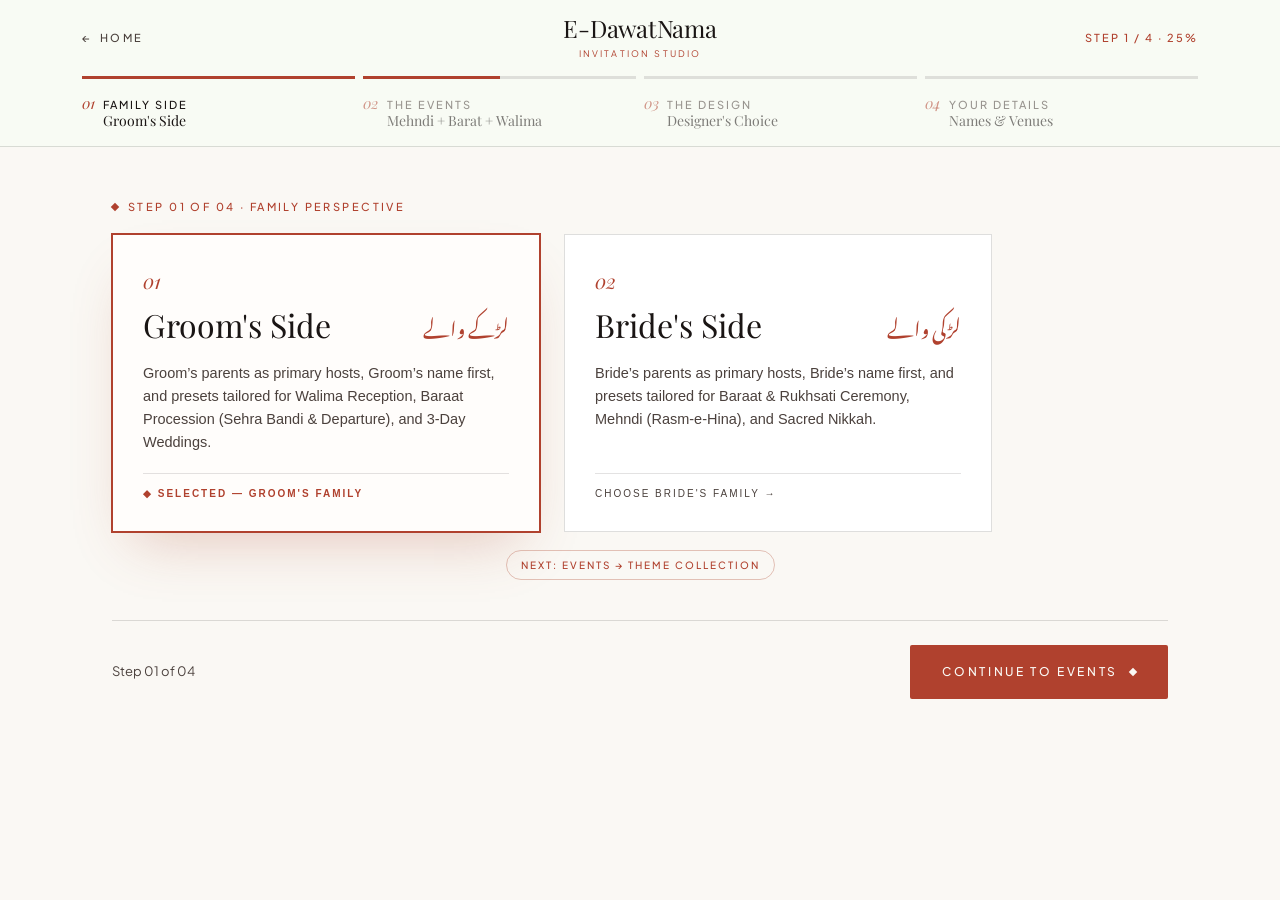
<file: order.html>
<!DOCTYPE html>
<html lang="en">
<head>
  <meta charset="UTF-8">
  <meta name="viewport" content="width=device-width, initial-scale=1.0">
  <meta name="theme-color" content="#f8fbf4">
  <title>Book &amp; Customize Your Invitation · E-DawatNama</title>
  <link rel="icon" type="image/svg+xml" href="assets/favicon.svg">
  <link rel="preconnect" href="https://fonts.googleapis.com">
  <link rel="preconnect" href="https://fonts.gstatic.com" crossorigin>
  <link href="https://fonts.googleapis.com/css2?family=Noto+Nastaliq+Urdu:wght@400;700&family=Playfair+Display:ital,wght@0,500;0,600;0,700;1,500;1,600&family=Plus+Jakarta+Sans:wght@400;500;600;700&display=swap" rel="stylesheet">
  <style>
    :root {
      --serif: "Playfair Display", Georgia, serif;
      --sans: "Plus Jakarta Sans", -apple-system, BlinkMacSystemFont, sans-serif;
      --urdu: "Noto Nastaliq Urdu", serif;
      --paper: #faf8f4;
      --blush: #f4e6dc;
      --clay: #c85c47;
      --clay-deep: #b0412e;
      --clay-ink: #8f3121;
      --clay-light: #e89f8e;
      --charcoal: #1a1514;
      --muted: #4b413d;
      --mehndi: #1f4e3d;
      --line: rgba(26, 21, 20, 0.14);
      --card: #ffffff;
      --card-line: rgba(26, 21, 20, 0.12);
      --grain: none;
      --ease: cubic-bezier(0.22, 0.7, 0.2, 1);
      --transition: all 0.25s cubic-bezier(0.22, 0.7, 0.2, 1);
      /* Compatibility aliases for dynamic JS cards */
      --gold-primary: #b0412e;
      --gold-light: #1a1514;
      --gold-line: rgba(26, 21, 20, 0.18);
      --cream: #1a1514;
      --cream-muted: #4b413d;
    }

    *, *::before, *::after {
      box-sizing: border-box;
      margin: 0;
      padding: 0;
      -webkit-tap-highlight-color: transparent;
    }

    html {
      scroll-behavior: smooth;
      -webkit-text-size-adjust: 100%;
      overflow-x: hidden;
      max-width: 100%;
    }

    body {
      background: var(--grain), var(--paper);
      color: var(--charcoal);
      font-family: var(--sans);
      -webkit-font-smoothing: antialiased;
      min-height: 100vh;
      font-size: 16px;
      line-height: 1.6;
      overflow-x: hidden;
    }

    /* Editorial Top Bar */
    .studio-topbar {
      position: sticky;
      top: 0;
      z-index: 900;
      background: rgba(248, 251, 244, 0.94);
      backdrop-filter: blur(14px);
      border-bottom: 1px solid var(--line);
    }
    .studio-topbar-inner {
      max-width: 1180px;
      margin: 0 auto;
      height: 76px;
      padding: 0 32px;
      display: grid;
      grid-template-columns: 1fr auto 1fr;
      align-items: center;
      gap: 16px;
    }
    @media (max-width: 720px) {
      .studio-topbar-inner {
        height: 64px;
        padding: 0 16px;
      }
    }
    .studio-back-link {
      display: inline-flex;
      align-items: center;
      gap: 8px;
      color: var(--muted);
      text-decoration: none;
      font-size: 11px;
      letter-spacing: 0.2em;
      text-transform: uppercase;
      font-weight: 500;
      transition: color 0.25s;
      justify-self: start;
    }
    .studio-back-link:hover {
      color: var(--charcoal);
    }
    .studio-brand {
      text-align: center;
      text-decoration: none;
      color: var(--charcoal);
    }
    .studio-brand-title {
      font-family: var(--serif);
      font-size: 24px;
      font-weight: 400;
      letter-spacing: -0.01em;
      line-height: 1.1;
    }
    .studio-brand-sub {
      display: block;
      font-size: 9px;
      letter-spacing: 0.24em;
      text-transform: uppercase;
      color: var(--clay-deep);
      margin-top: 2px;
    }
    .studio-top-right {
      justify-self: end;
      display: flex;
      align-items: center;
      gap: 12px;
    }
    .progress-pct-badge {
      font-size: 11px;
      letter-spacing: 0.18em;
      text-transform: uppercase;
      color: var(--clay-deep);
      font-weight: 500;
    }

    /* Segmented Progress Bar + Step Tabs inside Sticky Header */
    .studio-progress-strip {
      max-width: 1180px;
      margin: 0 auto;
      padding: 0 32px 12px;
    }
    @media (max-width: 720px) {
      .studio-progress-strip {
        padding: 0 16px 10px;
      }
    }
    .segmented-fill-track {
      display: grid;
      grid-template-columns: repeat(4, 1fr);
      gap: 8px;
      height: 3px;
      margin-bottom: 10px;
    }
    .fill-segment {
      background: rgba(35, 31, 32, 0.12);
      overflow: hidden;
      position: relative;
    }
    .fill-segment-inner {
      height: 100%;
      width: 0%;
      background: var(--clay-deep);
      transition: width 0.5s var(--ease);
    }
    .fill-segment.filled .fill-segment-inner {
      width: 100%;
    }
    .fill-segment.half .fill-segment-inner {
      width: 50%;
    }

    .concierge-stepper {
      display: grid;
      grid-template-columns: repeat(4, 1fr);
      gap: 8px;
    }
    .stepper-pill {
      background: transparent;
      border: 0;
      padding: 4px 0;
      text-align: left;
      cursor: pointer;
      display: flex;
      align-items: baseline;
      gap: 8px;
      color: var(--muted);
      opacity: 0.55;
      transition: opacity 0.25s, color 0.25s;
      font-family: var(--sans);
    }
    .stepper-pill:hover {
      opacity: 0.85;
    }
    .stepper-pill.active {
      opacity: 1;
      color: var(--charcoal);
    }
    .stepper-num {
      font-family: var(--serif);
      font-style: italic;
      font-size: 15px;
      color: var(--clay-deep);
    }
    .stepper-text-wrap {
      display: flex;
      flex-direction: column;
      min-width: 0;
    }
    .stepper-title {
      font-size: 11px;
      letter-spacing: 0.18em;
      text-transform: uppercase;
      font-weight: 500;
      white-space: nowrap;
      overflow: hidden;
      text-overflow: ellipsis;
    }
    .stepper-sub {
      font-family: var(--serif);
      font-size: 14px;
      color: var(--charcoal);
      white-space: nowrap;
      overflow: hidden;
      text-overflow: ellipsis;
    }
    @media (max-width: 640px) {
      .concierge-stepper {
        gap: 6px;
      }
      .stepper-pill {
        gap: 4px;
      }
      .stepper-num {
        font-size: 12px;
      }
      .stepper-sub {
        display: none;
      }
      .stepper-title {
        font-size: 9px;
        letter-spacing: 0.05em;
        font-weight: 700;
      }
    }

    /* Main Container */
    .form-wrapper {
      max-width: 1120px;
      margin: 0 auto;
      padding: 44px 32px 100px;
    }
    @media (max-width: 720px) {
      .form-wrapper {
        padding: 28px 16px 88px;
      }
    }

    /* Status & Promise Banner */
    .progress-status-bar {
      display: none;
    }

    /* Focused Wizard Stage — Only Active Step Visible to Eliminate Clutter! */
    .concierge-step-stage {
      display: none;
      animation: stepFadeIn 0.45s var(--ease);
    }
    .concierge-step-stage.active-wizard-step {
      display: block;
    }
    @keyframes stepFadeIn {
      from { opacity: 0; transform: translateY(14px); }
      to { opacity: 1; transform: translateY(0); }
    }

    /* Editorial Step Typography */
    .step-eyebrow {
      font-family: var(--sans);
      letter-spacing: 0.22em;
      text-transform: uppercase;
      color: var(--clay-deep);
      font-size: 11px;
      font-weight: 500;
      display: inline-flex;
      align-items: center;
      gap: 10px;
      margin-bottom: 12px;
    }
    .step-eyebrow::before {
      content: "";
      width: 6px;
      height: 6px;
      background: var(--clay-deep);
      transform: rotate(45deg);
    }
    .step-h1 {
      font-family: var(--serif);
      font-weight: 700;
      font-size: clamp(32px, 4.4vw, 50px);
      line-height: 1.08;
      letter-spacing: -0.015em;
      color: var(--charcoal);
      margin-bottom: 12px;
    }
    .step-h1 i {
      color: var(--clay-deep);
      font-style: italic;
      font-weight: 600;
    }
    .step-lede {
      max-width: 600px;
      color: var(--muted);
      font-size: 16px;
      font-weight: 500;
      line-height: 1.65;
      margin-bottom: 24px;
    }

    /* Subtle Editorial Anticipation Note in Steps 1 & 2 */
    .theme-upcoming-teaser {
      display: flex;
      align-items: center;
      justify-content: space-between;
      flex-wrap: wrap;
      gap: 16px;
      padding: 16px 22px;
      background: #fffcf8;
      border: 1px solid rgba(181, 86, 63, 0.28);
      margin-bottom: 32px;
    }
    .teaser-left {
      display: flex;
      align-items: center;
      gap: 14px;
      flex: 1;
      min-width: 240px;
    }
    .teaser-no {
      font-family: var(--serif);
      font-style: italic;
      font-size: 22px;
      color: var(--clay-deep);
      flex: none;
    }
    .teaser-title-en {
      font-family: var(--serif);
      font-size: 19px;
      color: var(--charcoal);
      line-height: 1.25;
    }
    .teaser-sub-en {
      font-size: 13.5px;
      color: var(--muted);
      margin-top: 2px;
    }
    .teaser-step-roadmap {
      font-size: 10px;
      letter-spacing: 0.2em;
      text-transform: uppercase;
      color: var(--clay-deep);
      font-weight: 500;
      border: 1px solid rgba(181, 86, 63, 0.35);
      padding: 6px 14px;
      border-radius: 999px;
      white-space: nowrap;
    }

    /* Editorial Buttons (aqdinvites style) */
    .btn-editorial, .gold-btn {
      background: var(--clay-deep);
      height: 54px;
      color: var(--paper);
      letter-spacing: 0.22em;
      text-transform: uppercase;
      white-space: nowrap;
      cursor: pointer;
      border: 0;
      border-radius: 2px;
      justify-content: center;
      align-items: center;
      gap: 12px;
      padding: 0 32px;
      font-size: 12px;
      font-weight: 500;
      font-family: var(--sans);
      text-decoration: none;
      transition: box-shadow 0.25s ease-out, background-color 0.25s;
      display: inline-flex;
    }
    .btn-editorial:hover, .gold-btn:hover {
      background: var(--clay-ink);
      box-shadow: 0 0 0 1px rgba(181, 86, 63, 0.3), 0 20px 44px -14px rgba(181, 86, 63, 0.55);
    }
    .dia {
      background: currentColor;
      flex: none;
      width: 6px;
      height: 6px;
      transform: rotate(45deg);
      display: inline-block;
    }
    .uline-btn, .outline-btn {
      min-height: 44px;
      color: var(--charcoal);
      letter-spacing: 0.2em;
      text-transform: uppercase;
      cursor: pointer;
      background: transparent;
      border: 1px solid rgba(35, 31, 32, 0.25);
      border-radius: 2px;
      align-items: center;
      justify-content: center;
      gap: 8px;
      padding: 0 20px;
      font-size: 11px;
      font-weight: 500;
      font-family: var(--sans);
      text-decoration: none;
      display: inline-flex;
      transition: border-color 0.25s, background-color 0.25s;
    }
    .uline-btn:hover, .outline-btn:hover {
      border-color: var(--charcoal);
      background: rgba(35, 31, 32, 0.04);
    }
    .wa-btn {
      background: var(--mehndi);
      color: var(--paper);
      width: 100%;
    }
    .wa-btn:hover {
      background: #224734;
      box-shadow: 0 20px 44px -14px rgba(45, 90, 67, 0.5);
    }

    .step-next-bar {
      display: flex;
      justify-content: space-between;
      align-items: center;
      flex-wrap: wrap;
      gap: 16px;
      margin-top: 40px;
      padding-top: 24px;
      border-top: 1px solid var(--line);
    }

    /* Step 1: Side Selection Cards */
    .side-tabs-container {
      display: grid;
      grid-template-columns: repeat(2, minmax(0, 1fr));
      gap: 24px;
      max-width: 880px;
    }
    @media (max-width: 680px) {
      .side-tabs-container {
        grid-template-columns: 1fr;
        gap: 16px;
      }
    }
    .side-tab-btn {
      background: var(--card);
      border: 1px solid var(--line);
      padding: 32px 30px;
      text-align: left;
      cursor: pointer;
      display: flex;
      flex-direction: column;
      justify-content: space-between;
      gap: 18px;
      transition: transform 0.35s var(--ease), box-shadow 0.35s var(--ease), border-color 0.35s;
      position: relative;
    }
    .side-tab-btn:hover {
      transform: translateY(-4px);
      border-color: rgba(181, 86, 63, 0.55);
      box-shadow: 0 24px 48px -24px rgba(35, 31, 32, 0.22);
    }
    .side-tab-btn.active {
      border-color: var(--clay-deep);
      box-shadow: 0 0 0 1px var(--clay-deep), 0 28px 56px -22px rgba(181, 86, 63, 0.32);
      background: #fffdfb;
    }
    .side-card-num {
      font-family: var(--serif);
      font-style: italic;
      font-size: 20px;
      color: var(--clay-deep);
    }
    .side-tab-top-row {
      display: flex;
      justify-content: space-between;
      align-items: baseline;
      width: 100%;
      gap: 12px;
    }
    .side-tab-title-main {
      font-family: var(--serif);
      font-size: 32px;
      font-weight: 400;
      color: var(--charcoal);
      line-height: 1.1;
    }
    .side-tab-btn .tab-urdu {
      font-family: var(--urdu);
      font-size: 20px;
      color: var(--clay-deep);
    }
    .side-tab-desc {
      font-size: 14.5px;
      color: var(--muted);
      line-height: 1.6;
    }
    .side-check-indicator {
      display: inline-flex;
      align-items: center;
      gap: 6px;
      font-size: 10px;
      letter-spacing: 0.2em;
      text-transform: uppercase;
      font-weight: 500;
      color: var(--muted);
      padding-top: 14px;
      border-top: 1px solid var(--card-line);
      width: 100%;
    }
    .side-tab-btn.active .side-check-indicator {
      color: var(--clay-deep);
      font-weight: 600;
    }

    /* Step 2: Presets & Ceremony Toggles */
    .side-rec-banner {
      display: flex;
      justify-content: space-between;
      align-items: baseline;
      flex-wrap: wrap;
      gap: 10px;
      margin-bottom: 18px;
      padding-bottom: 12px;
      border-bottom: 1px solid var(--line);
    }
    .side-rec-banner-en {
      font-size: 13px;
      color: var(--muted);
    }
    .side-rec-banner-ur {
      font-family: var(--urdu);
      font-size: 15px;
      color: var(--clay-deep);
    }
    .preset-pills-wrap {
      display: grid;
      grid-template-columns: repeat(auto-fill, minmax(250px, 1fr));
      gap: 14px;
      margin-bottom: 32px;
    }
    .preset-pkg-btn {
      background: var(--card);
      border: 1px solid var(--line);
      color: var(--charcoal);
      padding: 18px 20px;
      text-align: left;
      cursor: pointer;
      transition: all 0.25s var(--ease);
      display: flex;
      flex-direction: column;
      align-items: flex-start;
      gap: 6px;
      font-family: var(--serif);
      font-size: 20px;
      font-weight: 400;
    }
    .preset-pkg-btn:hover {
      border-color: var(--clay);
      transform: translateY(-2px);
    }
    .preset-pkg-btn.active {
      background: var(--charcoal);
      color: var(--paper);
      border-color: var(--charcoal);
      box-shadow: 0 18px 36px -18px rgba(35, 31, 32, 0.45);
    }
    .preset-rec-star {
      font-family: var(--sans);
      font-size: 9.5px;
      letter-spacing: 0.18em;
      text-transform: uppercase;
      color: var(--clay-deep);
      font-weight: 500;
    }
    .preset-pkg-btn.active .preset-rec-star {
      color: var(--clay-light);
    }

    .quick-events-toggle-box {
      background: var(--blush);
      padding: 24px 26px;
      margin-bottom: 24px;
    }
    .quick-events-grid {
      display: flex;
      flex-wrap: wrap;
      gap: 10px;
      margin-top: 14px;
    }
    .step2-custom-event-wrap {
      display: none;
      margin-top: 14px;
      padding: 14px 16px;
      background: var(--paper);
      border: 1px solid rgba(35, 31, 32, 0.16);
      border-radius: 12px;
    }
    .step2-custom-event-wrap.visible { display: block; }
    .step2-custom-event-row {
      display: flex;
      gap: 8px;
      align-items: center;
      margin-top: 8px;
    }
    .step2-custom-event-input {
      flex: 1;
      min-width: 0;
      height: 40px;
      padding: 0 12px;
      border-radius: 8px;
      border: 1px solid rgba(35, 31, 32, 0.24);
      background: #fff;
      font-family: var(--sans);
      font-size: 13.5px;
      color: var(--charcoal);
    }
    .step2-custom-event-input:focus {
      outline: none;
      border-color: var(--clay-deep);
    }
    .step2-custom-remove-btn {
      height: 40px;
      padding: 0 12px;
      border-radius: 8px;
      border: 1px solid rgba(176, 65, 46, 0.35);
      background: transparent;
      color: var(--clay-deep);
      font-family: var(--sans);
      font-size: 12px;
      font-weight: 600;
      cursor: pointer;
      white-space: nowrap;
    }
    .step2-custom-chips {
      display: flex;
      flex-wrap: wrap;
      gap: 6px;
      margin-top: 10px;
    }
    .custom-event-chip {
      padding: 5px 11px;
      border-radius: 999px;
      border: 1px solid rgba(35, 31, 32, 0.18);
      background: var(--blush);
      color: var(--charcoal);
      font-family: var(--sans);
      font-size: 11.5px;
      font-weight: 500;
      cursor: pointer;
      transition: all 0.18s ease;
    }
    .custom-event-chip:hover,
    .custom-event-chip.active {
      background: var(--forest);
      color: #fff;
      border-color: var(--forest);
    }
    .quick-evt-pill {
      display: inline-flex;
      align-items: center;
      gap: 8px;
      height: 42px;
      padding: 0 18px;
      border-radius: 999px;
      background: var(--paper);
      border: 1px solid rgba(35, 31, 32, 0.22);
      color: var(--charcoal);
      font-size: 11px;
      letter-spacing: 0.16em;
      text-transform: uppercase;
      font-weight: 500;
      cursor: pointer;
      transition: all 0.2s;
    }
    .quick-evt-pill:hover {
      border-color: var(--charcoal);
    }
    .quick-evt-pill.selected {
      background: var(--mehndi);
      border-color: var(--mehndi);
      color: var(--paper);
    }
    .quick-evt-check {
      font-size: 11px;
    }

    .guest-segmentation-preview {
      border-top: 1px solid var(--line);
      padding-top: 20px;
      font-size: 13.5px;
      color: var(--muted);
    }
    .guest-seg-chips {
      display: flex;
      flex-wrap: wrap;
      gap: 8px;
      margin-top: 10px;
    }
    .guest-seg-chip {
      background: var(--card);
      border: 1px solid var(--line);
      color: var(--charcoal);
      padding: 5px 13px;
      border-radius: 999px;
      font-size: 12px;
      display: inline-flex;
      align-items: center;
      gap: 6px;
    }

    /* Step 3: aqdinvites-style Collection Cards */
    .theme-filter-tabs {
      display: flex;
      flex-wrap: wrap;
      gap: 8px;
      margin-bottom: 28px;
    }
    .theme-filter-btn {
      height: 40px;
      color: var(--charcoal);
      letter-spacing: 0.18em;
      text-transform: uppercase;
      cursor: pointer;
      background: transparent;
      border: 1px solid rgba(35, 31, 32, 0.3);
      border-radius: 999px;
      padding: 0 18px;
      font-size: 10.5px;
      font-weight: 500;
      transition: all 0.25s;
    }
    .theme-filter-btn:hover {
      border-color: var(--charcoal);
    }
    .theme-filter-btn.active {
      background: var(--charcoal);
      border-color: var(--charcoal);
      color: var(--paper);
    }

    .theme-selection-grid {
      display: grid;
      grid-template-columns: repeat(3, minmax(0, 1fr));
      gap: 32px 24px;
    }
    @media (max-width: 960px) {
      .theme-selection-grid {
        grid-template-columns: repeat(2, minmax(0, 1fr));
      }
    }
    @media (max-width: 600px) {
      .theme-selection-grid {
        grid-template-columns: 1fr;
      }
    }
    .theme-card-option {
      background: var(--card);
      border: 1px solid var(--card-line);
      transition: transform 0.35s ease-out, box-shadow 0.35s ease-out, border-color 0.35s;
      display: flex;
      flex-direction: column;
      justify-content: space-between;
      cursor: pointer;
      position: relative;
    }
    .theme-card-option:hover {
      transform: translateY(-5px);
      box-shadow: 0 0 0 1px rgba(181, 86, 63, 0.45), 0 28px 56px -24px rgba(181, 86, 63, 0.35);
    }
    .theme-card-option.active {
      border-color: var(--clay-deep);
      box-shadow: 0 0 0 1.5px var(--clay-deep), 0 28px 56px -22px rgba(181, 86, 63, 0.42);
    }
    .theme-card-option input[type="radio"] {
      accent-color: var(--clay-deep);
    }

    .theme-card-visual {
      aspect-ratio: 4 / 5;
      background-color: #ece6dc;
      background-size: cover;
      background-position: 50% 30%;
      margin: 12px 12px 0;
      border-radius: 2px;
      position: relative;
      overflow: hidden;
    }
    .theme-card-visual::after {
      content: "";
      position: absolute;
      inset: 0;
      box-shadow: inset 0 0 0 1px rgba(35, 31, 32, 0.08);
      pointer-events: none;
    }
    .theme-card-visual-overlay {
      position: absolute;
      inset: 0;
      background: linear-gradient(180deg, rgba(0,0,0,0.28) 0%, transparent 35%, rgba(0,0,0,0.45) 100%);
      padding: 12px;
      display: flex;
      flex-direction: column;
      justify-content: space-between;
    }
    .theme-match-badge {
      align-self: flex-start;
      background: rgba(248, 251, 244, 0.94);
      color: var(--charcoal);
      font-size: 9.5px;
      letter-spacing: 0.16em;
      text-transform: uppercase;
      font-weight: 500;
      padding: 5px 11px;
      border-radius: 999px;
    }
    .theme-card-body {
      padding: 18px 20px 20px;
      display: flex;
      flex-direction: column;
      flex: 1;
      justify-content: space-between;
    }
    .theme-name-row {
      display: flex;
      justify-content: space-between;
      align-items: baseline;
      gap: 10px;
    }
    .theme-title-text {
      font-family: var(--serif);
      font-size: 26px;
      font-weight: 400;
      color: var(--charcoal);
      line-height: 1.1;
    }
    .theme-urdu-sub {
      font-family: var(--urdu);
      font-size: 18px;
      color: var(--clay-deep);
      direction: rtl;
    }
    .theme-mood-tag {
      letter-spacing: 0.22em;
      text-transform: uppercase;
      font-size: 10px;
      font-weight: 500;
      color: var(--clay-deep);
      margin-top: 4px;
    }
    .theme-desc-snippet {
      color: var(--muted);
      font-size: 13.5px;
      line-height: 21px;
      margin-top: 10px;
    }

    /* Minimal Mughal 7-Color Switcher inside Unified Card */
    .mughal-color-switcher-box {
      margin-top: 14px;
      padding-top: 12px;
      border-top: 1px solid var(--card-line);
    }
    .mughal-color-switcher-label {
      font-size: 10px;
      letter-spacing: 0.18em;
      text-transform: uppercase;
      color: var(--muted);
      margin-bottom: 8px;
      display: flex;
      justify-content: space-between;
    }
    .mughal-color-pills-row {
      display: flex;
      flex-wrap: wrap;
      gap: 6px;
    }
    .mughal-color-pill {
      display: inline-flex;
      align-items: center;
      gap: 6px;
      padding: 4px 10px;
      border-radius: 999px;
      background: var(--paper);
      border: 1px solid rgba(35, 31, 32, 0.18);
      color: var(--charcoal);
      font-size: 11px;
      cursor: pointer;
      transition: all 0.2s;
    }
    .mughal-color-pill:hover {
      border-color: var(--charcoal);
    }
    .mughal-color-pill.active {
      background: var(--charcoal);
      color: var(--paper);
      border-color: var(--charcoal);
    }
    .mughal-pill-dot {
      width: 10px;
      height: 10px;
      border-radius: 50%;
      display: inline-block;
      border: 1px solid rgba(255,255,255,0.6);
    }

    .theme-card-actions {
      border-top: 1px solid var(--card-line);
      margin-top: 18px;
      padding-top: 14px;
      display: flex;
      flex-direction: column;
      gap: 10px;
    }
    .theme-preview-btn {
      background: none;
      border: 0;
      color: var(--charcoal);
      letter-spacing: 0.2em;
      text-transform: uppercase;
      font-size: 10.5px;
      font-weight: 500;
      cursor: pointer;
      padding: 4px 0;
      text-align: left;
      display: inline-flex;
      align-items: center;
      justify-content: space-between;
      border-bottom: 1px solid var(--clay);
      width: fit-content;
    }
    .theme-select-pill {
      background: var(--clay-deep);
      color: var(--paper);
      height: 44px;
      border-radius: 2px;
      letter-spacing: 0.2em;
      text-transform: uppercase;
      font-size: 11px;
      font-weight: 500;
      display: flex;
      align-items: center;
      justify-content: center;
      gap: 8px;
      transition: background 0.25s;
    }
    .theme-card-option.active .theme-select-pill {
      background: var(--mehndi);
    }

    /* Step 4: Editorial Details Form */
    .config-summary-banner {
      background: var(--blush);
      border: 1px solid rgba(181, 86, 63, 0.25);
      padding: 18px 22px;
      margin-bottom: 32px;
      display: grid;
      grid-template-columns: repeat(3, 1fr);
      gap: 16px;
    }
    @media (max-width: 720px) {
      .config-summary-banner {
        grid-template-columns: 1fr;
        gap: 10px;
      }
    }
    .config-summary-item {
      background: var(--paper);
      border: 1px solid var(--line);
      padding: 12px 16px;
      display: flex;
      justify-content: space-between;
      align-items: center;
      gap: 10px;
    }
    .config-sum-label {
      font-size: 10px;
      letter-spacing: 0.2em;
      text-transform: uppercase;
      color: var(--clay-deep);
      margin-bottom: 2px;
    }
    .config-sum-val {
      font-family: var(--serif);
      font-size: 18px;
      color: var(--charcoal);
    }
    .config-change-btn {
      background: none;
      border: 0;
      border-bottom: 1px solid var(--clay);
      color: var(--charcoal);
      font-size: 10px;
      letter-spacing: 0.18em;
      text-transform: uppercase;
      cursor: pointer;
      padding-bottom: 2px;
    }

    .form-section {
      background: var(--card);
      border: 1px solid var(--line);
      padding: 32px 34px;
      margin-bottom: 24px;
      box-shadow: 0 24px 48px -36px rgba(35, 31, 32, 0.18);
    }
    @media (max-width: 640px) {
      .form-section {
        padding: 22px 18px;
      }
    }
    .form-section-header {
      display: flex;
      align-items: baseline;
      justify-content: space-between;
      flex-wrap: wrap;
      gap: 8px;
      border-bottom: 1px solid var(--line);
      padding-bottom: 14px;
      margin-bottom: 22px;
      font-family: var(--serif);
      font-size: 26px;
      font-weight: 400;
      color: var(--charcoal);
    }
    .header-urdu {
      font-family: var(--urdu);
      font-size: 18px;
      color: var(--clay-deep);
      direction: rtl;
    }

    .form-grid-2 {
      display: grid;
      grid-template-columns: 1fr 1fr;
      gap: 18px;
      margin-bottom: 18px;
    }
    @media (max-width: 640px) {
      .form-grid-2 {
        grid-template-columns: 1fr;
        gap: 14px;
      }
    }
    .form-field-group {
      display: flex;
      flex-direction: column;
      gap: 6px;
    }
    .form-field-label {
      font-size: 11px;
      letter-spacing: 0.16em;
      text-transform: uppercase;
      font-weight: 500;
      color: var(--muted);
      display: flex;
      justify-content: space-between;
      align-items: baseline;
    }
    .urdu-label {
      font-family: var(--urdu);
      font-size: 14px;
      letter-spacing: 0;
      text-transform: none;
      color: var(--clay-deep);
      direction: rtl;
    }
    .form-input, .form-select, .form-textarea {
      width: 100%;
      background: var(--paper) !important;
      border: 1px solid rgba(35, 31, 32, 0.22) !important;
      border-radius: 2px;
      padding: 13px 15px;
      color: var(--charcoal) !important;
      font-family: var(--sans);
      font-size: 15px;
      outline: none;
      transition: border-color 0.25s, box-shadow 0.25s;
    }
    .form-input:focus, .form-select:focus, .form-textarea:focus {
      border-color: var(--clay-deep) !important;
      background: #ffffff !important;
      box-shadow: 0 0 0 3px rgba(181, 86, 63, 0.12);
    }
    .form-input::placeholder {
      color: rgba(90, 80, 76, 0.5);
    }
    .optional-pill {
      font-size: 9.5px;
      letter-spacing: 0.14em;
      padding: 2px 7px;
      border-radius: 999px;
      background: var(--blush);
      color: var(--clay-ink);
      text-transform: uppercase;
    }

    .sub-schedule-box {
      background: var(--paper);
      border: 1px solid var(--line);
      padding: 18px 20px;
      margin-bottom: 18px;
    }
    .sub-schedule-header {
      display: flex;
      justify-content: space-between;
      align-items: baseline;
      flex-wrap: wrap;
      gap: 6px;
      margin-bottom: 14px;
      font-family: var(--serif);
      font-size: 19px;
      color: var(--charcoal);
    }
    .pre-sub-input-row, .custom-sub-row {
      display: flex;
      gap: 8px;
      align-items: center;
    }
    .pre-sub-input-row .form-input, .custom-sub-row .sub-label-inp {
      flex: 1;
    }
    .custom-sub-row .sub-time-inp {
      width: 35%;
      min-width: 110px;
    }
    .custom-sub-rows-list {
      display: flex;
      flex-direction: column;
      gap: 8px;
      margin-top: 8px;
    }
    .remove-sub-row-btn, .remove-event-btn, .remove-btn, .remove-host-btn {
      background: transparent;
      border: 1px solid rgba(181, 86, 63, 0.35);
      color: var(--clay-deep);
      height: 40px;
      padding: 0 12px;
      border-radius: 2px;
      cursor: pointer;
      font-size: 11px;
      letter-spacing: 0.12em;
      text-transform: uppercase;
      display: inline-flex;
      align-items: center;
      justify-content: center;
      gap: 4px;
      transition: all 0.2s;
      flex-shrink: 0;
    }
    .remove-sub-row-btn:hover, .remove-event-btn:hover, .remove-btn:hover, .remove-host-btn:hover {
      background: var(--clay-deep);
      color: var(--paper);
    }
    .add-sub-row-btn, .restore-sub-events-btn, .restore-opt-pill {
      margin-top: 10px;
      background: var(--blush);
      border: 1px solid rgba(181, 86, 63, 0.35);
      color: var(--clay-ink);
      padding: 8px 14px;
      border-radius: 999px;
      font-size: 11px;
      letter-spacing: 0.12em;
      text-transform: uppercase;
      cursor: pointer;
      display: inline-flex;
      align-items: center;
      gap: 6px;
    }
    .restore-sub-events-btn {
      display: none;
    }
    .tagline-chips-grid {
      display: flex;
      flex-wrap: wrap;
      gap: 8px;
    }
    .tagline-chip-btn {
      background: var(--paper);
      border: 1px solid var(--line);
      color: var(--charcoal);
      padding: 7px 14px;
      border-radius: 999px;
      font-size: 12.5px;
      cursor: pointer;
      display: inline-flex;
      align-items: center;
      gap: 8px;
      transition: all 0.2s;
    }
    .tagline-chip-btn:hover {
      border-color: var(--clay);
    }
    .tagline-chip-btn.active {
      background: var(--charcoal);
      color: var(--paper);
      border-color: var(--charcoal);
    }
    .tagline-chip-urdu {
      font-family: var(--urdu);
      font-size: 14px;
    }
    .tagline-chip-sub {
      font-size: 11px;
      opacity: 0.75;
    }
    .hosts-container {
      display: flex;
      flex-direction: column;
      gap: 10px;
      margin-top: 10px;
    }
    .host-row {
      display: grid;
      grid-template-columns: 1.4fr 1fr auto;
      gap: 10px;
      align-items: center;
    }
    @media (max-width: 540px) {
      .host-row {
        grid-template-columns: 1fr auto;
      }
      .host-row input:first-child {
        grid-column: 1 / -1;
      }
    }
    .add-event-card {
      background: var(--blush);
      border: 1px solid rgba(181, 86, 63, 0.3);
      padding: 24px 28px;
      margin-bottom: 24px;
    }
    .add-event-flex {
      display: flex;
      align-items: flex-end;
      gap: 14px;
      flex-wrap: wrap;
    }
    .duplicate-event-error {
      display: none;
      margin-top: 12px;
      padding: 10px 14px;
      background: #fbeae7;
      border: 1px solid var(--clay-deep);
      color: var(--clay-ink);
      font-size: 13px;
      justify-content: space-between;
    }
    .duplicate-event-error.show {
      display: flex;
    }

    /* aqdinvites-style Full-Screen DemoView Studio Modal */
    .modal-overlay {
      position: fixed;
      inset: 0;
      background: rgba(15, 12, 11, 0.88);
      backdrop-filter: blur(14px);
      display: flex;
      align-items: center;
      justify-content: center;
      z-index: 9999;
      opacity: 0;
      pointer-events: none;
      transition: opacity 0.35s var(--ease);
    }
    .modal-overlay.show {
      opacity: 1;
      pointer-events: auto;
    }
    .demoview-studio {
      width: 100%;
      height: 100dvh;
      height: 100svh;
      background: #0c0a09;
      color: #f8fbf4;
      display: flex;
      flex-direction: column;
      position: relative;
      overflow: hidden;
    }
    .demoview-topbar {
      flex-shrink: 0;
      min-height: 58px;
      padding: 8px 20px;
      border-bottom: 1px solid rgba(248, 251, 244, 0.1);
      display: flex;
      align-items: center;
      justify-content: space-between;
      flex-wrap: wrap;
      gap: 10px;
      background: rgba(12, 10, 9, 0.92);
    }
    .demoview-title-wrap {
      display: flex;
      align-items: center;
      gap: 10px;
      min-width: 0;
    }
    .demoview-close-round {
      width: 36px;
      height: 36px;
      border-radius: 999px;
      border: 1px solid rgba(248, 251, 244, 0.22);
      background: transparent;
      color: #f8fbf4;
      cursor: pointer;
      display: flex;
      align-items: center;
      justify-content: center;
      flex-shrink: 0;
    }
    .demoview-close-round:hover {
      background: rgba(248, 251, 244, 0.1);
    }
    .demoview-name {
      font-family: var(--serif);
      font-size: 19px;
      font-weight: 700;
      line-height: 1.1;
      white-space: nowrap;
      overflow: hidden;
      text-overflow: ellipsis;
    }
    .demoview-tag {
      font-size: 9.5px;
      letter-spacing: 0.22em;
      text-transform: uppercase;
      color: var(--clay-light);
      margin-top: 3px;
    }
    .demoview-device-seg {
      background: rgba(248, 251, 244, 0.06);
      border: 1px solid rgba(248, 251, 244, 0.14);
      border-radius: 999px;
      padding: 3px;
      display: flex;
    }
    @media (max-width: 760px) {
      .demoview-device-seg {
        display: none;
      }
    }
    .demoview-device-btn {
      height: 34px;
      padding: 0 16px;
      border-radius: 999px;
      border: 0;
      background: transparent;
      color: rgba(248, 251, 244, 0.75);
      font-size: 10.5px;
      letter-spacing: 0.16em;
      text-transform: uppercase;
      cursor: pointer;
    }
    .demoview-device-btn.active {
      background: #f8fbf4;
      color: #0c0a09;
      font-weight: 500;
    }

    .preview-explorer-toolbar {
      padding: 8px 28px;
      background: rgba(20, 17, 15, 0.95);
      border-bottom: 1px solid rgba(248, 251, 244, 0.1);
      display: flex;
      flex-direction: column;
      gap: 6px;
    }
    .preview-switch-theme-row {
      display: flex;
      align-items: center;
      gap: 8px;
      overflow-x: auto;
      scrollbar-width: none;
    }
    .preview-theme-chip {
      height: 32px;
      padding: 0 14px;
      border-radius: 999px;
      border: 1px solid rgba(248, 251, 244, 0.2);
      background: transparent;
      color: rgba(248, 251, 244, 0.8);
      font-size: 11px;
      letter-spacing: 0.08em;
      white-space: nowrap;
      cursor: pointer;
    }
    .preview-theme-chip.active {
      background: var(--clay-deep);
      border-color: var(--clay-deep);
      color: #fff;
    }
    .preview-mughal-colors-bar {
      display: none;
      align-items: center;
      gap: 6px;
      flex-wrap: wrap;
      padding-top: 4px;
    }
    .preview-mughal-colors-bar.show {
      display: flex;
    }
    .preview-mughal-colors-bar .mughal-color-pill {
      background: rgba(255,255,255,0.06);
      border-color: rgba(255,255,255,0.2);
      color: #f8fbf4;
      font-size: 10.5px;
    }
    .preview-mughal-colors-bar .mughal-color-pill.active {
      background: #f8fbf4;
      color: #0c0a09;
    }

    .demoview-stage-area {
      flex: 1 1 0;
      min-height: 0;
      width: 100%;
      display: flex;
      align-items: center;
      justify-content: center;
      padding: 14px;
      overflow: hidden;
      position: relative;
    }
    .demoview-phone-frame {
      width: 375px;
      max-width: 100%;
      height: 100%;
      max-height: 760px;
      background: #1b1718;
      padding: 10px;
      border-radius: 44px;
      border: 1px solid rgba(248, 251, 244, 0.22);
      box-shadow: 0 40px 90px -20px rgba(0,0,0,0.85);
      transition: width 0.35s var(--ease), border-radius 0.35s var(--ease);
      display: flex;
    }
    .demoview-phone-frame.ipad-mode {
      width: 820px;
      border-radius: 26px;
    }
    @media (max-width: 640px) {
      .demoview-topbar {
        padding: 8px 12px;
      }
      .demoview-phone-frame {
        width: 100%;
        height: 100%;
        max-height: none;
        padding: 0;
        border-radius: 0;
        border: 0;
      }
      .demoview-stage-area {
        padding: 0;
      }
      .demoview-bottombar {
        padding: 10px 12px !important;
      }
      .demoview-bottombar .btn-editorial {
        flex: 1;
        min-width: 0;
        padding: 0 14px !important;
        font-size: 11px !important;
        letter-spacing: 0.08em !important;
      }
      .demoview-bottombar .uline-btn {
        padding: 0 12px !important;
        font-size: 10.5px !important;
        flex-shrink: 0;
      }
    }
    .preview-modal-iframe {
      width: 100%;
      height: 100%;
      border: 0;
      border-radius: 35px;
      background: #06130e;
    }
    .demoview-phone-frame.ipad-mode .preview-modal-iframe {
      border-radius: 18px;
    }
    @media (max-width: 640px) {
      .preview-modal-iframe {
        border-radius: 0;
      }
    }
    .demoview-bottombar {
      flex-shrink: 0;
      padding: 12px 24px;
      border-top: 1px solid rgba(248, 251, 244, 0.1);
      background: rgba(12, 10, 9, 0.96);
      display: flex;
      align-items: center;
      justify-content: space-between;
      gap: 10px;
    }

    /* Order Confirmation Modal Card */
    .modal-card {
      background: var(--paper);
      color: var(--charcoal);
      border: 1px solid var(--line);
      padding: 40px 36px;
      max-width: 520px;
      width: calc(100% - 32px);
      text-align: center;
      box-shadow: 0 40px 80px -30px rgba(0,0,0,0.6);
    }
    .modal-card h2 {
      font-family: var(--serif);
      font-weight: 400;
      font-size: 32px;
      color: var(--charcoal);
      margin-bottom: 8px;
    }
    .modal-card p {
      color: var(--muted);
      font-size: 14.5px;
      margin-bottom: 20px;
    }

    #toast {
      position: fixed;
      bottom: 24px;
      left: 50%;
      transform: translateX(-50%) translateY(100px);
      background: var(--charcoal);
      color: var(--paper);
      padding: 12px 24px;
      border-radius: 2px;
      box-shadow: 0 16px 36px -10px rgba(0, 0, 0, 0.45);
      font-size: 12px;
      letter-spacing: 0.14em;
      text-transform: uppercase;
      opacity: 0;
      transition: all 0.3s var(--ease);
      z-index: 10000;
      pointer-events: none;
    }
    #toast.error {
      background: var(--clay-deep);
    }
    #toast.show {
      transform: translateX(-50%) translateY(0);
      opacity: 1;
    }
  </style>
</head>
<body>

  <!-- Clean Editorial Top Bar + Segmented Filling Progress Bar -->
  <header class="studio-topbar" id="conciergeStepperWrap">
    <div class="studio-topbar-inner">
      <a class="studio-back-link" href="/">
        <span>←</span>
        <span>Home</span>
      </a>
      <a class="studio-brand" href="/">
        <span class="studio-brand-title">E-DawatNama</span>
        <span class="studio-brand-sub">Invitation Studio</span>
      </a>
      <div class="studio-top-right">
        <span class="progress-pct-badge" id="progressFillBadge">Step 01 / 04</span>
      </div>
    </div>

    <div class="studio-progress-strip" id="conciergeProgressBarWrap">
      <div class="segmented-fill-track" aria-label="Order Steps Progress Bar">
        <div class="fill-segment filled" id="fillSeg1"><div class="fill-segment-inner"></div></div>
        <div class="fill-segment" id="fillSeg2"><div class="fill-segment-inner"></div></div>
        <div class="fill-segment" id="fillSeg3"><div class="fill-segment-inner"></div></div>
        <div class="fill-segment" id="fillSeg4"><div class="fill-segment-inner"></div></div>
      </div>

      <nav class="concierge-stepper" id="conciergeStepper" aria-label="4-Step Order Studio">
        <button type="button" class="stepper-pill active" data-goto-step="stepStage1" id="stepperBtn1">
          <span class="stepper-num">01</span>
          <span class="stepper-text-wrap">
            <span class="stepper-title">Family Side</span>
            <span class="stepper-sub" id="stepperSub1">Groom's Side</span>
          </span>
        </button>
        <button type="button" class="stepper-pill" data-goto-step="stepStage2" id="stepperBtn2">
          <span class="stepper-num">02</span>
          <span class="stepper-text-wrap">
            <span class="stepper-title">The Events</span>
            <span class="stepper-sub" id="stepperSub2">3-Day Shaadi</span>
          </span>
        </button>
        <button type="button" class="stepper-pill" data-goto-step="stepStage3" id="stepperBtn3">
          <span class="stepper-num">03</span>
          <span class="stepper-text-wrap">
            <span class="stepper-title">The Design</span>
            <span class="stepper-sub" id="stepperSub3">Choose Theme</span>
          </span>
        </button>
        <button type="button" class="stepper-pill" data-goto-step="stepStage4" id="stepperBtn4">
          <span class="stepper-num">04</span>
          <span class="stepper-text-wrap">
            <span class="stepper-title">Your Details</span>
            <span class="stepper-sub" id="stepperSub4">Names &amp; Venues</span>
          </span>
        </button>
      </nav>
    </div>
  </header>

  <div class="form-wrapper">
    <div class="progress-status-bar" id="progressStatusTextEn">
      <span>Step 01 of 02 before Theme Exploration — Choose your family side &amp; ceremonies first so we can tailor every design for you.</span>
    </div>

    <form id="clientOrderForm">
      <input type="hidden" id="f_side" value="groom">

      <!-- =================================================================
           STEP 01: FAMILY PERSPECTIVE (GROOM'S SIDE vs BRIDE'S SIDE)
           ================================================================= -->
      <section class="concierge-step-stage active-wizard-step" id="stepStage1">
        <div class="step-eyebrow" style="margin-bottom:18px;">Step 01 of 04 · Family Perspective</div>

        <div class="side-tabs-container">
          <button class="side-tab-btn active" id="tabGroom" type="button">
            <div>
              <span class="side-card-num">01</span>
              <div class="side-tab-top-row" style="margin-top:6px;">
                <span class="side-tab-title-main">Groom's Side</span>
                <span class="tab-urdu">لڑکے والے</span>
              </div>
              <p class="side-tab-desc" style="margin-top:12px;">
                Groom’s parents as primary hosts, Groom’s name first, and presets tailored for Walima Reception, Baraat Procession (Sehra Bandi &amp; Departure), and 3-Day Weddings.
              </p>
            </div>
            <div class="side-check-indicator" id="indGroom">◆ Selected — Groom's Family</div>
          </button>

          <button class="side-tab-btn" id="tabBride" type="button">
            <div>
              <span class="side-card-num">02</span>
              <div class="side-tab-top-row" style="margin-top:6px;">
                <span class="side-tab-title-main">Bride's Side</span>
                <span class="tab-urdu">لڑکی والے</span>
              </div>
              <p class="side-tab-desc" style="margin-top:12px;">
                Bride’s parents as primary hosts, Bride’s name first, and presets tailored for Baraat &amp; Rukhsati Ceremony, Mehndi (Rasm-e-Hina), and Sacred Nikkah.
              </p>
            </div>
            <div class="side-check-indicator" id="indBride">Choose Bride's Family →</div>
          </button>
        </div>

        <div style="margin-top:18px; display:flex; justify-content:center;">
          <span class="teaser-step-roadmap">Next: Events → Theme Collection</span>
        </div>

        <div class="step-next-bar">
          <span style="font-size:13px; color:var(--muted);">Step 01 of 04</span>
          <button type="button" class="btn-editorial" data-scroll-target="stepStage2">
            <span>Continue to Events</span>
            <span class="dia"></span>
          </button>
        </div>
      </section>

      <!-- =================================================================
           STEP 02: THE EVENTS (SIDE-TAILORED PRESETS & GUEST LINKS)
           ================================================================= -->
      <section class="concierge-step-stage" id="stepStage2">
        <div class="step-eyebrow">Step 02 of 04 · The Ceremonies</div>
        <h1 class="step-h1">Which <i>moments</i> are you celebrating?</h1>

        <div class="side-rec-banner" id="sideEventRecBanner">
          <span class="side-rec-banner-en" id="sideEventRecEn">Recommended packages for <strong>Groom's Side</strong></span>
          <span class="side-rec-banner-ur" id="sideEventRecUr">لڑکے والوں کے لیے تجویز کردہ پیکیجز</span>
        </div>

        <div class="preset-pills-wrap" id="presetPackagesBar">
          <button type="button" class="preset-pkg-btn active" data-preset="mehndi,barat,walima">3-Day: Mehndi + Barat + Walima</button>
          <button type="button" class="preset-pkg-btn" data-preset="barat,walima">2-Day: Barat + Walima</button>
          <button type="button" class="preset-pkg-btn" data-preset="mehndi,barat">2-Day: Mehndi + Barat</button>
          <button type="button" class="preset-pkg-btn" data-preset="mehndi,walima">2-Day: Mehndi + Walima</button>
          <button type="button" class="preset-pkg-btn" data-preset="walima">1-Day: Walima Only</button>
          <button type="button" class="preset-pkg-btn" data-preset="barat">1-Day: Barat Only</button>
          <button type="button" class="preset-pkg-btn" data-preset="nikkah">1-Day: Nikkah Only</button>
        </div>

        <div class="quick-events-toggle-box">
          <div style="display:flex; justify-content:space-between; align-items:baseline; flex-wrap:wrap; gap:8px;">
            <span style="font-size:11px; letter-spacing:0.2em; text-transform:uppercase; font-weight:500; color:var(--clay-deep);">Or toggle individual events</span>
            <span style="font-family:var(--urdu); font-size:14px; color:var(--muted);">یا اپنی مرضی سے تقاریب منتخب کریں</span>
          </div>
          <div class="quick-events-grid" id="quickEventsToggleGrid">
            <button type="button" class="quick-evt-pill selected" data-toggle-event="mehndi">
              <span class="quick-evt-check">✓</span>
              <span>Mehndi</span>
            </button>
            <button type="button" class="quick-evt-pill selected" data-toggle-event="barat">
              <span class="quick-evt-check">✓</span>
              <span id="quickToggleBaratLabel">Barat</span>
            </button>
            <button type="button" class="quick-evt-pill selected" data-toggle-event="walima">
              <span class="quick-evt-check">✓</span>
              <span>Walima</span>
            </button>
            <button type="button" class="quick-evt-pill" data-toggle-event="nikkah">
              <span class="quick-evt-check"></span>
              <span>Nikkah</span>
            </button>
            <button type="button" class="quick-evt-pill" data-toggle-event="engagement">
              <span class="quick-evt-check"></span>
              <span>Engagement</span>
            </button>
            <button type="button" class="quick-evt-pill" data-toggle-event="custom">
              <span class="quick-evt-check">+</span>
              <span>Custom Event</span>
            </button>
          </div>
          <div class="step2-custom-event-wrap" id="step2CustomEventWrap">
            <div style="font-size:11px; letter-spacing:0.14em; text-transform:uppercase; font-weight:600; color:var(--clay-deep);">
              What is your custom event? (Helps us match the best themes)
            </div>
            <div class="step2-custom-event-row">
              <input type="text" class="step2-custom-event-input" id="step2CustomEventName" placeholder="e.g. Dholki, Mayun, Qawwali Night, Dua-e-Khair, Bridal Shower...">
              <button type="button" class="step2-custom-remove-btn" id="step2CustomRemoveBtn">Remove</button>
            </div>
            <div class="step2-custom-chips" id="step2CustomChips">
              <button type="button" class="custom-event-chip" data-custom-preset="Dholki">Dholki</button>
              <button type="button" class="custom-event-chip" data-custom-preset="Mayun">Mayun</button>
              <button type="button" class="custom-event-chip" data-custom-preset="Qawwali Night">Qawwali Night</button>
              <button type="button" class="custom-event-chip" data-custom-preset="Dua-e-Khair">Dua-e-Khair</button>
              <button type="button" class="custom-event-chip" data-custom-preset="Baat Pakki">Baat Pakki</button>
              <button type="button" class="custom-event-chip" data-custom-preset="Bridal Shower">Bridal Shower</button>
              <button type="button" class="custom-event-chip" data-custom-preset="Shendi">Shendi</button>
            </div>
          </div>
        </div>

        <div class="guest-segmentation-preview" id="step2GuestLinksPreview">
          <div><strong>A link for every guest group:</strong> Everyone sees only the events they are invited to. Included with your selection:</div>
          <div class="guest-seg-chips" id="step2GuestSegChips"></div>
        </div>

        <div class="step-next-bar">
          <button type="button" class="uline-btn" data-scroll-target="stepStage1">← Back to Family Side</button>
          <button type="button" class="btn-editorial" data-scroll-target="stepStage3">
            <span>Explore Tailored Themes</span>
            <span class="dia"></span>
          </button>
        </div>
      </section>

      <!-- =================================================================
           STEP 03: THE COLLECTION (TAILORED DESIGNS & LIVE STUDIO PREVIEW)
           ================================================================= -->
      <section class="concierge-step-stage" id="stepStage3">
        <div class="step-eyebrow" id="themeContextTextEn">Step 03 of 04 · Tailored Collection</div>
        <h1 class="step-h1" id="step3MainHeading">Curated for your <i>ceremonies</i>.</h1>
        <p class="step-lede" id="themeContextSubEn">
          Showing designs matched to your selected event(s). Every title, scene, and Urdu calligraphy is custom-crafted for your celebration — live previews show sample text.
        </p>

        <div class="theme-filter-tabs" id="orderThemeFilterTabs" role="tablist">
          <button type="button" class="theme-filter-btn active" id="recommendedFilterTabBtn" data-theme-filter="recommended">Best Matches</button>
          <button type="button" class="theme-filter-btn" data-theme-filter="all">All 7 Themes</button>
          <button type="button" class="theme-filter-btn" data-theme-filter="royal">Royal Mughal (7 Colours)</button>
          <button type="button" class="theme-filter-btn" data-theme-filter="garden">Gardens</button>
          <button type="button" class="theme-filter-btn" data-theme-filter="velvet">Evening &amp; Velvet</button>
          <button type="button" class="theme-filter-btn" data-theme-filter="nikkah">Daytime &amp; Nikkah</button>
        </div>

        <div class="theme-selection-grid" id="orderThemeSelectionGrid">
          <!-- Option 0: Designer's Choice -->
          <label class="theme-card-option active" data-theme-key="optional" data-theme-cat="all" style="grid-column: 1 / -1; flex-direction: row; align-items: center; justify-content: space-between; flex-wrap: wrap; padding: 20px 24px; background: var(--blush);">
            <div style="display:flex; align-items:center; gap:14px;">
              <input type="radio" name="c_theme" value="optional" checked>
              <div>
                <div class="theme-title-text" style="font-size:22px;">Let our senior designer match a design for you</div>
                <div style="font-size:13.5px; color:var(--muted);">We’ll pair your outfits and family traditions with the most fitting palette.</div>
              </div>
            </div>
            <span style="font-size:11px; letter-spacing:0.2em; text-transform:uppercase; color:var(--clay-deep); font-weight:500;">◆ Designer's Choice</span>
          </label>

          <!-- 1. UNIFIED ROYAL MUGHAL DARBAR (7 Colours in a Single Design Card) -->
          <label class="theme-card-option" id="unifiedMughalThemeCard" data-theme-key="emerald" data-is-mughal-group="true" data-theme-cat="royal">
            <div class="theme-card-visual" id="mughalCardVisual" style="background-image:url('assets/baraat-scene.jpg');">
              <div class="theme-card-visual-overlay">
                <span class="theme-match-badge" data-match-badge="mughal">Flagship · 7 Palettes</span>
                <span class="theme-match-badge" id="mughalActiveColorBadge" style="background:rgba(35,31,32,0.88); color:#f8fbf4;">Emerald &amp; Gold</span>
              </div>
            </div>
            <div class="theme-card-body">
              <div>
                <div class="theme-name-row">
                  <div class="theme-title-text" id="mughalCardTitleEn">Royal Mughal</div>
                  <div class="theme-urdu-sub" id="mughalCardTitleUr">شاہی مغل</div>
                </div>
                <div class="theme-mood-tag">7 Royal Palettes · Wax-Seal Envelope</div>
                <p class="theme-desc-snippet" id="mughalCardDescEn">Mughal arches, wax-seal envelope, and animated ceremony scenes in seven distinct colour stories.</p>

                <!-- Exclusive 7-Colour Switcher ONLY for Royal Mughal -->
                <div class="mughal-color-switcher-box" onclick="event.stopPropagation();">
                  <div class="mughal-color-switcher-label">
                    <span>Change Palette (7 Colours)</span>
                    <span id="mughalActiveSwatchesRow" style="display:inline-flex; gap:3px;"></span>
                  </div>
                  <div class="mughal-color-pills-row" id="cardMughalColorPills">
                    <button type="button" class="mughal-color-pill active" data-mughal-color="emerald"><span class="mughal-pill-dot" style="background:#173b2e;"></span><span>Emerald</span></button>
                    <button type="button" class="mughal-color-pill" data-mughal-color="ruby"><span class="mughal-pill-dot" style="background:#691024;"></span><span>Ruby</span></button>
                    <button type="button" class="mughal-color-pill" data-mughal-color="sapphire"><span class="mughal-pill-dot" style="background:#152d58;"></span><span>Sapphire</span></button>
                    <button type="button" class="mughal-color-pill" data-mughal-color="plum"><span class="mughal-pill-dot" style="background:#441761;"></span><span>Plum</span></button>
                    <button type="button" class="mughal-color-pill" data-mughal-color="obsidian"><span class="mughal-pill-dot" style="background:#141317;"></span><span>Obsidian</span></button>
                    <button type="button" class="mughal-color-pill" data-mughal-color="marble"><span class="mughal-pill-dot" style="background:#537d67;"></span><span>Marble</span></button>
                    <button type="button" class="mughal-color-pill" data-mughal-color="lilac"><span class="mughal-pill-dot" style="background:#9d7ec9;"></span><span>Lilac</span></button>
                  </div>
                </div>
              </div>
              <div class="theme-card-actions">
                <button type="button" class="theme-preview-btn" id="mughalLivePreviewBtn" data-preview-theme="emerald"><span>Experience it &amp; switch colours</span><span>→</span></button>
                <span class="theme-select-pill">
                  <input type="radio" name="c_theme" id="mughalThemeRadio" value="emerald">
                  <span id="mughalSelectBtnText">Choose Royal Mughal</span>
                </span>
              </div>
            </div>
          </label>

          <!-- 2. Gulistan -->
          <label class="theme-card-option" data-theme-key="gulistan" data-theme-cat="garden">
            <div class="theme-card-visual" style="background-image:url('assets/gulistan/beyond.webp');">
              <div class="theme-card-visual-overlay">
                <span class="theme-match-badge" data-match-badge="gulistan">Rose Garden</span>
              </div>
            </div>
            <div class="theme-card-body">
              <div>
                <div class="theme-name-row">
                  <div class="theme-title-text">Gulistan</div>
                  <div class="theme-urdu-sub">گلستان</div>
                </div>
                <div class="theme-mood-tag">Rose garden · 3D luggage tags</div>
                <p class="theme-desc-snippet">Untie the silk ribbon to enter a blooming rose garden with 3D flippable event tags and rotary dial countdown.</p>
              </div>
              <div class="theme-card-actions">
                <button type="button" class="theme-preview-btn" data-preview-theme="gulistan"><span>Experience it</span><span>→</span></button>
                <span class="theme-select-pill"><input type="radio" name="c_theme" value="gulistan"> <span>Choose Gulistan</span></span>
              </div>
            </div>
          </label>

          <!-- 3. Maroon Romance -->
          <label class="theme-card-option" data-theme-key="maroon" data-theme-cat="velvet">
            <div class="theme-card-visual" style="background-image:url('assets/maroon-romance-thumb.jpg'); background-position:center 65%;">
              <div class="theme-card-visual-overlay">
                <span class="theme-match-badge" data-match-badge="maroon">Velvet &amp; Gold</span>
              </div>
            </div>
            <div class="theme-card-body">
              <div>
                <div class="theme-name-row">
                  <div class="theme-title-text">Maroon Romance</div>
                  <div class="theme-urdu-sub">میرون رومانس</div>
                </div>
                <div class="theme-mood-tag">Velvet archway &amp; light burst</div>
                <p class="theme-desc-snippet">Velvet maroon envelope unsealing in a wash of golden light onto an ivory floral archway over calm waters.</p>
              </div>
              <div class="theme-card-actions">
                <button type="button" class="theme-preview-btn" data-preview-theme="maroon"><span>Experience it</span><span>→</span></button>
                <span class="theme-select-pill"><input type="radio" name="c_theme" value="maroon"> <span>Choose Maroon</span></span>
              </div>
            </div>
          </label>

          <!-- 4. Royal Burgundy Romance -->
          <label class="theme-card-option" data-theme-key="burgundy" data-theme-cat="velvet">
            <div class="theme-card-visual" style="background-image:url('assets/burgundy-arch-swans.jpg');">
              <div class="theme-card-visual-overlay">
                <span class="theme-match-badge" data-match-badge="burgundy">Evening Glamour</span>
              </div>
            </div>
            <div class="theme-card-body">
              <div>
                <div class="theme-name-row">
                  <div class="theme-title-text">Burgundy Romance</div>
                  <div class="theme-urdu-sub">شاہی برگنڈی</div>
                </div>
                <div class="theme-mood-tag">Italian lake arch &amp; golden swans</div>
                <p class="theme-desc-snippet">Deep burgundy velvet wax seal opening onto a marble lake archway with heart-forming swans and rose timeline.</p>
              </div>
              <div class="theme-card-actions">
                <button type="button" class="theme-preview-btn" data-preview-theme="burgundy"><span>Experience it</span><span>→</span></button>
                <span class="theme-select-pill"><input type="radio" name="c_theme" value="burgundy"> <span>Choose Burgundy</span></span>
              </div>
            </div>
          </label>

          <!-- 5. Royal Grace -->
          <label class="theme-card-option" data-theme-key="royal-grace" data-theme-cat="nikkah">
            <div class="theme-card-visual" style="background-image:url('assets/royal-grace-gate-poster.jpg');background-position:center;">
              <div class="theme-card-visual-overlay">
                <span class="theme-match-badge" data-match-badge="royal-grace">Sage &amp; Pearl</span>
              </div>
            </div>
            <div class="theme-card-body">
              <div>
                <div class="theme-name-row">
                  <div class="theme-title-text">Royal Grace</div>
                  <div class="theme-urdu-sub">رائل گریس</div>
                </div>
                <div class="theme-mood-tag">Sage garden &amp; pearl drapes</div>
                <p class="theme-desc-snippet">Parting pearl drapes and crystal chandeliers over a serene botanical sage garden, crafted for Nikkah, Engagement &amp; serene receptions.</p>
              </div>
              <div class="theme-card-actions">
                <button type="button" class="theme-preview-btn" data-preview-theme="royal-grace"><span>Experience it</span><span>→</span></button>
                <span class="theme-select-pill"><input type="radio" name="c_theme" value="royal-grace"> <span>Choose Royal Grace</span></span>
              </div>
            </div>
          </label>

          <!-- 6. Noor-e-Nikkah -->
          <label class="theme-card-option" data-theme-key="ivory" data-theme-cat="nikkah">
            <div class="theme-card-visual" style="background-image:url('assets/noor-nikkah-hero.jpg');">
              <div class="theme-card-visual-overlay">
                <span class="theme-match-badge" data-match-badge="ivory">Ivory Palace</span>
              </div>
            </div>
            <div class="theme-card-body">
              <div>
                <div class="theme-name-row">
                  <div class="theme-title-text">Noor-e-Nikkah</div>
                  <div class="theme-urdu-sub">نورِ نکاح</div>
                </div>
                <div class="theme-mood-tag">Pearl ivory &amp; 24K champagne gold</div>
                <p class="theme-desc-snippet">An ivory palace bathed in morning sunlight with white jasmine garlands and 24K gold arches.</p>
              </div>
              <div class="theme-card-actions">
                <button type="button" class="theme-preview-btn" data-preview-theme="ivory"><span>Experience it</span><span>→</span></button>
                <span class="theme-select-pill"><input type="radio" name="c_theme" value="ivory"> <span>Choose Noor-e-Nikkah</span></span>
              </div>
            </div>
          </label>

          <!-- 7. Shahi Farman -->
          <label class="theme-card-option" data-theme-key="farman" data-theme-cat="royal">
            <div class="theme-card-visual" style="background-image:url('assets/obsidian-baraat.jpg');">
              <div class="theme-card-visual-overlay">
                <span class="theme-match-badge" data-match-badge="farman">Imperial Scroll</span>
              </div>
            </div>
            <div class="theme-card-body">
              <div>
                <div class="theme-name-row">
                  <div class="theme-title-text">Shahi Farman</div>
                  <div class="theme-urdu-sub">شاہی فرمان</div>
                </div>
                <div class="theme-mood-tag">Unrolling parchment decree</div>
                <p class="theme-desc-snippet">Break the 3D royal wax seal to unroll a vertical parchment decree on carved golden rollers.</p>
              </div>
              <div class="theme-card-actions">
                <button type="button" class="theme-preview-btn" data-preview-theme="farman"><span>Experience it</span><span>→</span></button>
                <span class="theme-select-pill"><input type="radio" name="c_theme" value="farman"> <span>Choose Shahi Farman</span></span>
              </div>
            </div>
          </label>
        </div>

        <div class="step-next-bar">
          <button type="button" class="uline-btn" data-scroll-target="stepStage2">← Back to Events</button>
          <button type="button" class="btn-editorial" data-scroll-target="stepStage4">
            <span>Continue to Your Details</span>
            <span class="dia"></span>
          </button>
        </div>
      </section>

      <!-- =================================================================
           STEP 04: YOUR DETAILS (NAMES, FAMILIES, VENUES & SUBMISSION)
           ================================================================= -->
      <section class="concierge-step-stage" id="stepStage4">
        <div class="step-eyebrow">Step 04 of 04 · Your Details</div>
        <h1 class="step-h1">Tell us your <i>names, dates</i> &amp; venues.</h1>
        <p class="step-lede">
          We set up your private preview within 24 hours, including professional Urdu calligraphy, Google Maps directions, and separate links for each event.
        </p>

        <!-- Clean Summary Bar -->
        <div class="config-summary-banner" id="step4ConfigSummaryBar">
          <div class="config-summary-item">
            <div>
              <div class="config-sum-label">01 · Family Side</div>
              <div class="config-sum-val" id="sumSideVal">Groom's Side</div>
            </div>
            <button type="button" class="config-change-btn" data-scroll-target="stepStage1">Edit</button>
          </div>
          <div class="config-summary-item">
            <div>
              <div class="config-sum-label">02 · Ceremonies</div>
              <div class="config-sum-val" id="sumEventsVal">Mehndi + Barat + Walima</div>
            </div>
            <button type="button" class="config-change-btn" data-scroll-target="stepStage2">Edit</button>
          </div>
          <div class="config-summary-item">
            <div>
              <div class="config-sum-label">03 · Chosen Design</div>
              <div class="config-sum-val" id="sumThemeVal">Designer's Choice</div>
            </div>
            <button type="button" class="config-change-btn" data-scroll-target="stepStage3">Edit</button>
          </div>
        </div>

        <!-- 4.1 Couple Details -->
        <div class="form-section">
          <div class="form-section-header">
            <span id="coupleSectionTitle">01 · Groom &amp; Bride Names</span>
            <span class="header-urdu">دولہا اور دلہن کے نام</span>
          </div>

          <div id="coupleNamesContainer">
            <div class="form-field-group" id="groomNameGroup" style="margin-bottom: 16px;">
              <label class="form-field-label">
                <span>Groom Full Name</span>
                <span class="urdu-label">دولہا کا پورا نام</span>
              </label>
              <input class="form-input" type="text" id="c_groom" placeholder="e.g. Ahmed Raza" required>
            </div>

            <div class="form-field-group" id="brideNameGroup">
              <label class="form-field-label">
                <span>Bride Full Name</span>
                <span class="urdu-label">دلہن کا پورا نام</span>
              </label>
              <input class="form-input" type="text" id="c_bride" placeholder="e.g. Ayesha Malik" required>
            </div>

            <div class="form-field-group" id="groupGroomOccupation" style="margin-top: 16px;">
              <label class="form-field-label">
                <span>Groom Profession / Title <span class="optional-pill">Optional</span></span>
                <span class="urdu-label">دولہا کا پیشہ</span>
              </label>
              <div class="pre-sub-input-row">
                <input class="form-input" type="text" id="c_groom_occupation" placeholder="e.g. Software Architect &amp; Entrepreneur">
                <button type="button" class="remove-sub-row-btn" id="btnRemoveGroomOcc">✕ Remove</button>
              </div>
            </div>

            <div class="form-field-group" id="groupBrideOccupation" style="margin-top: 16px;">
              <label class="form-field-label">
                <span>Bride Profession / Title <span class="optional-pill">Optional</span></span>
                <span class="urdu-label">دلہن کا پیشہ</span>
              </label>
              <div class="pre-sub-input-row">
                <input class="form-input" type="text" id="c_bride_occupation" placeholder="e.g. Doctor of Medicine (M.D)">
                <button type="button" class="remove-sub-row-btn" id="btnRemoveBrideOcc">✕ Remove</button>
              </div>
            </div>
          </div>

          <div class="restore-details-wrap" id="restoreCoupleDetailsWrap" style="margin-top:10px; display:flex; gap:8px; flex-wrap:wrap;">
            <button type="button" class="restore-opt-pill" id="btnAddGroomOcc" style="display:none;">+ Add Groom Profession</button>
            <button type="button" class="restore-opt-pill" id="btnAddBrideOcc" style="display:none;">+ Add Bride Profession</button>
          </div>
        </div>

        <!-- 4.2 Parents & Host Line -->
        <div class="form-section">
          <div class="form-section-header">
            <span id="hostSectionTitle">02 · The Two Families &amp; Hosts</span>
            <span class="header-urdu" id="hostSectionTitleUr">والدین و میزبان</span>
          </div>

          <div class="form-field-group">
            <label class="form-field-label">
              <span id="labelHostEn">Groom's Parents / Inviting Hosts</span>
              <span class="urdu-label" id="labelHostUr">والدینِ دولہا و میزبان</span>
            </label>
            <input class="form-input" type="text" id="c_host" placeholder="e.g. Mr. &amp; Mrs. Tariq Mahmood" required>
          </div>

          <div class="form-field-group" id="groupOtherParents" style="margin-top:16px;">
            <label class="form-field-label">
              <span id="labelOtherParentsEn">Bride's Parents (In-Laws) <span class="optional-pill">Optional</span></span>
              <span class="urdu-label" id="labelOtherParentsUr">والدینِ دلہن</span>
            </label>
            <div class="pre-sub-input-row">
              <input class="form-input" type="text" id="c_other_parents" placeholder="e.g. Mr. &amp; Mrs. Kamran Akhtar">
              <button type="button" class="remove-sub-row-btn" id="btnRemoveOtherParents">✕ Remove</button>
            </div>
          </div>

          <div class="restore-details-wrap" id="restoreHostDetailsWrap" style="margin-top:8px; display:flex; gap:8px; flex-wrap:wrap;">
            <button type="button" class="restore-opt-pill" id="btnAddOtherParents" style="display:none;">+ Add Bride's Parents</button>
          </div>

          <div style="margin-top:20px;">
            <label class="form-field-label">
              <span>Awaiting to Welcome / Contact Persons <span class="optional-pill">Optional</span></span>
              <span class="urdu-label">چشم براہ احباب</span>
            </label>
            <div class="hosts-container" id="clientHostsContainer"></div>
            <button class="uline-btn" id="clientAddHostBtn" type="button" style="margin-top:10px; min-height:38px;">+ Add Welcoming Person</button>
          </div>

          <div class="form-field-group" style="margin-top:24px; padding-top:20px; border-top:1px solid var(--line);">
            <label class="form-field-label">
              <span>Wedding Tagline / Blessing <span class="optional-pill">Optional</span></span>
              <span class="urdu-label">شادی کی ٹیگ لائن</span>
            </label>
            <input class="form-input" type="text" id="c_tagline" placeholder="Select a suggested line below or write your own...">
            <div class="tagline-suggestions-wrap" style="margin-top:10px;">
              <div style="font-size:11px; letter-spacing:0.14em; text-transform:uppercase; color:var(--muted); margin-bottom:8px; display:flex; justify-content:space-between;">
                <span>Suggested lines (tap to pick)</span>
                <button type="button" id="clearTaglineBtn" style="background:none; border:none; color:var(--clay-deep); font-size:11px; cursor:pointer; display:none;">✕ Clear</button>
              </div>
              <div class="tagline-chips-grid" id="taglineChipsGrid"></div>
            </div>
          </div>
        </div>

        <!-- 4.3 Dynamic Events Schedule & Venues Section -->
        <div class="events-main-wrapper" style="margin-bottom:24px;">
          <div id="eventsContainer"></div>

          <div class="add-event-card">
            <div style="font-family:var(--serif); font-size:22px; color:var(--charcoal); margin-bottom:10px;">
              Add another function to your invitation
            </div>
            <div class="add-event-flex">
              <div style="flex:1; min-width:220px;">
                <select id="eventSelectorDropdown" class="form-input">
                  <option value="mehndi">Mehndi (رسمِ حنا)</option>
                  <option value="barat" selected>Barat (بارات / رخصتی)</option>
                  <option value="walima">Walima (دعوتِ ولیمہ)</option>
                  <option value="engagement">Engagement (منگنی)</option>
                  <option value="nikkah">Nikkah Ceremony (نکاح)</option>
                  <option value="custom">Custom Event (کوئی بھی تقریب)</option>
                </select>
              </div>
              <button type="button" id="addEventBtn" class="uline-btn" style="height:48px;">
                <span>+ Add Function</span>
              </button>
            </div>
            <div id="duplicateEventError" class="duplicate-event-error" role="alert">
              <span id="duplicateEventErrorEn">This event is already in your invitation.</span>
              <span id="duplicateEventErrorUr" style="font-family:var(--urdu);">یہ تقریب پہلے سے شامل ہے</span>
            </div>
          </div>
        </div>

        <!-- 4.4 Client Contact & Submission -->
        <div class="form-section" style="border-color: var(--clay-deep);">
          <div class="form-section-header">
            <span>04 · Your Contact Details</span>
            <span class="header-urdu">آپ کا رابطہ نمبر</span>
          </div>
          <div class="form-grid-2">
            <div class="form-field-group">
              <label class="form-field-label">
                <span>Your Name</span>
                <span class="urdu-label">آپ کا نام</span>
              </label>
              <input class="form-input" type="text" id="c_client_name" placeholder="e.g. Usama / Ahmed" required>
            </div>
            <div class="form-field-group">
              <label class="form-field-label">
                <span>Your WhatsApp Number</span>
                <span class="urdu-label">واٹس ایپ نمبر</span>
              </label>
              <input class="form-input" type="text" id="c_client_phone" placeholder="e.g. 0301 2345678" required>
            </div>
          </div>

          <div style="display:flex; justify-content:space-between; align-items:center; flex-wrap:wrap; gap:16px; margin-top:24px;">
            <button type="button" class="uline-btn" data-scroll-target="stepStage3">← Back to Designs</button>
            <button class="btn-editorial wa-btn" type="submit" style="flex:1; min-width:260px;">
              <span>Complete Booking &amp; Send on WhatsApp</span>
              <span class="dia"></span>
            </button>
          </div>
        </div>
      </section>
    </form>
  </div>

  <!-- aqdinvites-style Full-Screen DemoView Studio Modal -->
  <div class="modal-overlay" id="themePreviewModal" role="dialog" aria-modal="true" aria-label="Live Design Studio">
    <div class="demoview-studio">
      <div class="demoview-topbar">
        <div class="demoview-title-wrap">
          <button type="button" id="previewModalCloseBtn" class="demoview-close-round" title="Back to Studio">←</button>
          <div>
            <div class="demoview-name" id="previewModalTitle">Royal Mughal</div>
          </div>
        </div>

        <div class="demoview-device-seg" role="radiogroup" aria-label="Preview device">
          <button type="button" class="demoview-device-btn active" id="btnDevicePhone">Phone</button>
          <button type="button" class="demoview-device-btn" id="btnDeviceIpad">iPad</button>
        </div>

        <div style="display:flex; align-items:center; gap:10px; flex-wrap:wrap;">
          <select id="previewModalThemeSwitcher" aria-label="Switch theme" style="background:rgba(255,255,255,0.06); border:1px solid rgba(255,255,255,0.18); color:rgba(255,255,255,0.82); font-size:11.5px; font-weight:500; padding:6px 10px; border-radius:6px; outline:none; cursor:pointer;">
            <option value="mughal" style="background:#1f1b1a; color:#fff;">Switch: Royal Mughal</option>
            <option value="gulistan" style="background:#1f1b1a; color:#fff;">Switch: Gulistan</option>
            <option value="maroon" style="background:#1f1b1a; color:#fff;">Switch: Maroon Romance</option>
            <option value="burgundy" style="background:#1f1b1a; color:#fff;">Switch: Burgundy Romance</option>
            <option value="royal-grace" style="background:#1f1b1a; color:#fff;">Switch: Royal Grace</option>
            <option value="ivory" style="background:#1f1b1a; color:#fff;">Switch: Noor-e-Nikkah</option>
            <option value="farman" style="background:#1f1b1a; color:#fff;">Switch: Shahi Farman</option>
          </select>
          <a id="previewModalOpenTabBtn" href="/demos" target="_blank" rel="noopener" style="color:rgba(255,255,255,0.75); font-size:11.5px; font-weight:600; text-decoration:underline; white-space:nowrap;">Open in New Tab ↗</a>
        </div>
      </div>

      <!-- Exclusive Mughal Colour Bar -->
      <div class="preview-explorer-toolbar" id="orderPreviewToolbarWrap">
        <div class="preview-mughal-colors-bar" id="previewModalMughalColorBar">
          <span style="font-size:11px; font-weight:600; color:rgba(255,255,255,0.75); white-space:nowrap;">Colour:</span>
          <button type="button" class="mughal-color-pill active" data-modal-mughal-color="emerald"><span class="mughal-pill-dot" style="background:#173b2e;"></span><span>Emerald</span></button>
          <button type="button" class="mughal-color-pill" data-modal-mughal-color="ruby"><span class="mughal-pill-dot" style="background:#691024;"></span><span>Ruby</span></button>
          <button type="button" class="mughal-color-pill" data-modal-mughal-color="sapphire"><span class="mughal-pill-dot" style="background:#152d58;"></span><span>Sapphire</span></button>
          <button type="button" class="mughal-color-pill" data-modal-mughal-color="plum"><span class="mughal-pill-dot" style="background:#441761;"></span><span>Plum</span></button>
          <button type="button" class="mughal-color-pill" data-modal-mughal-color="obsidian"><span class="mughal-pill-dot" style="background:#141317;"></span><span>Obsidian</span></button>
          <button type="button" class="mughal-color-pill" data-modal-mughal-color="marble"><span class="mughal-pill-dot" style="background:#537d67;"></span><span>Marble</span></button>
          <button type="button" class="mughal-color-pill" data-modal-mughal-color="lilac"><span class="mughal-pill-dot" style="background:#9d7ec9;"></span><span>Lilac</span></button>
        </div>
      </div>

      <div class="demoview-stage-area">
        <div class="demoview-phone-frame" id="demoViewPhoneFrame">
          <iframe id="previewModalIframe" class="preview-modal-iframe" src="about:blank" title="Theme Live Demo"></iframe>
        </div>
      </div>

      <div class="demoview-bottombar">
        <button type="button" id="previewModalBackBtn" class="uline-btn" style="color:#f8fbf4; border-color:rgba(248,251,244,0.28); min-height:42px;">← Back</button>
        <button type="button" id="previewModalSelectBtn" class="btn-editorial" style="height:44px; padding:0 14px; min-width:0; max-width:calc(100% - 102px); overflow:hidden; text-overflow:ellipsis; white-space:nowrap; font-size:11px;">
          <span>Select Theme →</span>
        </button>
      </div>
    </div>
  </div>

  <!-- Submission Confirmation Modal -->
  <div class="modal-overlay" id="orderModal">
    <div class="modal-card">
      <div class="step-eyebrow" style="justify-content:center;">Order Saved</div>
      <h2 id="modalTitleHeading">Your invitation order is ready.</h2>
      <p id="modalOrderSummary">
        Your details have been saved to our Studio and copied to your clipboard. Tap below to send them to us on WhatsApp:
      </p>

      <div id="modalMultiLinksWrap" style="background:var(--blush); border:1px solid rgba(181,86,63,0.25); padding:14px 16px; margin-bottom:20px; text-align:left;">
        <div style="font-size:10px; letter-spacing:0.2em; text-transform:uppercase; color:var(--clay-deep); margin-bottom:8px;">Separate Guest Links Prepared for You</div>
        <div id="modalLinksList" style="font-size:13px; color:var(--charcoal); display:flex; flex-direction:column; gap:6px;"></div>
      </div>

      <div style="display:flex; flex-direction:column; gap:10px;">
        <a class="btn-editorial wa-btn" id="modalWaBtn" href="#" target="_blank">
          <span>Send Order on WhatsApp</span>
          <span class="dia"></span>
        </a>
        <button class="uline-btn" id="modalCopyBtn" type="button">Copy Order Summary</button>
        <button class="uline-btn" id="modalCloseBtn" type="button" style="border:0;">Close</button>
      </div>
    </div>
  </div>

  <div id="toast"></div>

  <script>
    let toastTimer = null;
    function showToast(msg, isError = false) {
      const t = document.getElementById("toast");
      if (!t) return;
      t.textContent = msg;
      if (isError) t.classList.add("error");
      else t.classList.remove("error");
      t.classList.add("show");
      if (toastTimer) clearTimeout(toastTimer);
      toastTimer = setTimeout(() => {
        t.classList.remove("show");
        t.classList.remove("error");
      }, 3600);
    }

    // =========================================================================
    // 4-STEP GUIDED CONCIERGE CONSTANTS & STATE (Top of Script)
    // =========================================================================
    var currentMughalColor = "emerald";
    var userManuallyPickedMughalColor = false;
    var activeThemeCategoryFilter = "recommended";
    var currentPreviewThemeKey = null;
    var userInteractedSide = false;
    var userInteractedEvents = false;
    var userInteractedTheme = false;

    var MUGHAL_PALETTES = {
      emerald: {
        key: "emerald",
        shortEn: "Emerald & Gold",
        fullEn: "Royal Mughal (Emerald & Gold)",
        ur: "شاہی مغل — زمرد و گولڈ",
        img: "assets/baraat-scene.jpg",
        bg: "#0d241c",
        swatches: ["#0b2019", "#173b2e", "#d4ad5d"],
        desc: "Mughal palace arches, rich emerald green velvet, 3D wax-seal envelope & animated ceremony scenes."
      },
      ruby: {
        key: "ruby",
        shortEn: "Crimson Ruby & Rose Gold",
        fullEn: "Royal Mughal (Crimson Ruby)",
        ur: "شاہی مغل — روبی و روز گولڈ",
        img: "assets/romantic-baraat.jpg",
        bg: "#2d0b14",
        swatches: ["#22070e", "#45131f", "#e6a782"],
        desc: "Deep crimson ruby velvet paired with warm rose gold foil and romantic petal showers."
      },
      sapphire: {
        key: "sapphire",
        shortEn: "Midnight Sapphire",
        fullEn: "Royal Mughal (Midnight Sapphire)",
        ur: "شاہی مغل — نیلم و ستارہ گولڈ",
        img: "assets/celestial-baraat.jpg",
        bg: "#091730",
        swatches: ["#08142a", "#152d58", "#e0b862"],
        desc: "Starlit midnight sapphire navy with celestial gold constellations and crystal chandeliers."
      },
      plum: {
        key: "plum",
        shortEn: "Majestic Plum",
        fullEn: "Royal Mughal (Majestic Plum)",
        ur: "شاہی مغل — جامنی و شیمپین گولڈ",
        img: "assets/blossom-baraat.jpg",
        bg: "#270e38",
        swatches: ["#190924", "#37164e", "#dcb06b"],
        desc: "Regal amethyst plum velvet with pastel floral blossoms and warm champagne gold highlights."
      },
      obsidian: {
        key: "obsidian",
        shortEn: "Obsidian & 24K Gold",
        fullEn: "Royal Mughal (Obsidian & 24K Gold)",
        ur: "شاہی مغل — شاہی سیاہ و گولڈ",
        img: "assets/obsidian-baraat.jpg",
        bg: "#0d0c0e",
        swatches: ["#08080a", "#1b191d", "#f0c05a"],
        desc: "Jet black obsidian marble paired with gleaming 24K gold foil arabesques."
      },
      marble: {
        key: "marble",
        shortEn: "Carrara Marble & Sage",
        fullEn: "Royal Mughal (Carrara Marble & Sage)",
        ur: "شاہی مغل — سنگِ مرمر و سیج",
        img: "assets/marble-baraat.jpg",
        bg: "#183025",
        swatches: ["#0b1612", "#183025", "#7ea88f"],
        desc: "Italian Carrara marble textures with botanical sage foliage and brushed antique gold."
      },
      lilac: {
        key: "lilac",
        shortEn: "Kashmiri Lilac",
        fullEn: "Royal Mughal (Kashmiri Lilac)",
        ur: "شاہی مغل — کشمیری لائلک",
        img: "assets/lilac-baraat.jpg",
        bg: "#281545",
        swatches: ["#120921", "#281545", "#cbb2e8"],
        desc: "Springtime Kashmiri lilac and cascading wisteria florals with soft golden filigree."
      }
    };

    var THEME_DISPLAY_NAMES = {
      optional: "Designer's Choice",
      gulistan: "Gulistan (Rose Garden)",
      maroon: "Maroon Romance",
      burgundy: "Burgundy Romance",
      "royal-grace": "Royal Grace (Sage & Pearl)",
      ivory: "Noor-e-Nikkah (Ivory & Gold)",
      farman: "Shahi Farman (Imperial Scroll)",
      emerald: MUGHAL_PALETTES.emerald.fullEn,
      ruby: MUGHAL_PALETTES.ruby.fullEn,
      sapphire: MUGHAL_PALETTES.sapphire.fullEn,
      plum: MUGHAL_PALETTES.plum.fullEn,
      obsidian: MUGHAL_PALETTES.obsidian.fullEn,
      marble: MUGHAL_PALETTES.marble.fullEn,
      lilac: MUGHAL_PALETTES.lilac.fullEn
    };

    function isMughalColorKey(k) {
      return Boolean(k && MUGHAL_PALETTES[k]);
    }

    // =========================================================================
    // WELCOMING HOSTS STATE (English Name & Phone only)
    // =========================================================================
    let clientHosts = [
      { name: "", phone: "+92 " }
    ];

    const clientHostsContainer = document.getElementById("clientHostsContainer");
    const clientAddHostBtn = document.getElementById("clientAddHostBtn");

    function renderClientHosts() {
      clientHostsContainer.innerHTML = "";
      clientHosts.forEach((host, idx) => {
        const row = document.createElement("div");
        row.className = "host-row";
        row.innerHTML = `
          <input class="form-input" type="text" placeholder="Welcoming Host Name e.g. Uncle / Brother" value="${host.name}" data-idx="${idx}" data-field="name">
          <input class="form-input" type="text" placeholder="Phone e.g. +92 301 2345678" value="${host.phone}" data-idx="${idx}" data-field="phone">
          <button class="remove-host-btn" type="button" data-idx="${idx}" title="Remove Contact">×</button>
        `;
        clientHostsContainer.appendChild(row);
      });

      clientHostsContainer.querySelectorAll("input").forEach(input => {
        input.addEventListener("input", (e) => {
          const idx = parseInt(e.target.dataset.idx, 10);
          const field = e.target.dataset.field;
          clientHosts[idx][field] = e.target.value;
        });
      });

      clientHostsContainer.querySelectorAll(".remove-host-btn").forEach(btn => {
        btn.addEventListener("click", (e) => {
          const idx = parseInt(e.target.dataset.idx, 10);
          clientHosts.splice(idx, 1);
          renderClientHosts();
        });
      });
    }

    clientAddHostBtn.addEventListener("click", () => {
      clientHosts.push({ name: "", phone: "+92 " });
      renderClientHosts();
    });

    renderClientHosts();

    // =========================================================================
    // OPTIONAL CREDENTIALS & SECONDARY PARENTS (REMOVE / RESTORE ENGINE)
    // =========================================================================
    const groupGroomOcc = document.getElementById("groupGroomOccupation");
    const groupBrideOcc = document.getElementById("groupBrideOccupation");
    const groupOtherParents = document.getElementById("groupOtherParents");

    const btnRemoveGroomOcc = document.getElementById("btnRemoveGroomOcc");
    const btnRemoveBrideOcc = document.getElementById("btnRemoveBrideOcc");
    const btnRemoveOtherParents = document.getElementById("btnRemoveOtherParents");

    const btnAddGroomOcc = document.getElementById("btnAddGroomOcc");
    const btnAddBrideOcc = document.getElementById("btnAddBrideOcc");
    const btnAddOtherParents = document.getElementById("btnAddOtherParents");

    if (btnRemoveGroomOcc && groupGroomOcc && btnAddGroomOcc) {
      btnRemoveGroomOcc.addEventListener("click", () => {
        document.getElementById("c_groom_occupation").value = "";
        groupGroomOcc.style.display = "none";
        btnAddGroomOcc.style.display = "inline-flex";
        showToast("Groom Profession field removed.");
      });
      btnAddGroomOcc.addEventListener("click", () => {
        groupGroomOcc.style.display = "block";
        btnAddGroomOcc.style.display = "none";
        document.getElementById("c_groom_occupation").focus();
      });
    }

    if (btnRemoveBrideOcc && groupBrideOcc && btnAddBrideOcc) {
      btnRemoveBrideOcc.addEventListener("click", () => {
        document.getElementById("c_bride_occupation").value = "";
        groupBrideOcc.style.display = "none";
        btnAddBrideOcc.style.display = "inline-flex";
        showToast("Bride Profession field removed.");
      });
      btnAddBrideOcc.addEventListener("click", () => {
        groupBrideOcc.style.display = "block";
        btnAddBrideOcc.style.display = "none";
        document.getElementById("c_bride_occupation").focus();
      });
    }

    if (btnRemoveOtherParents && groupOtherParents && btnAddOtherParents) {
      btnRemoveOtherParents.addEventListener("click", () => {
        document.getElementById("c_other_parents").value = "";
        groupOtherParents.style.display = "none";
        btnAddOtherParents.style.display = "inline-flex";
        const side = hiddenSideInput ? hiddenSideInput.value : "groom";
        showToast(`${side === "bride" ? "Groom's Parents" : "Bride's Parents"} field removed.`);
      });
      btnAddOtherParents.addEventListener("click", () => {
        groupOtherParents.style.display = "block";
        btnAddOtherParents.style.display = "none";
        document.getElementById("c_other_parents").focus();
      });
    }

    // =========================================================================
    // WEDDING TAGLINE SUGGESTIONS & AUTO-FILL ENGINE
    // =========================================================================
    const TAGLINE_SUGGESTIONS = [
      {
        side: "groom",
        ur: "دل والے دلہنیا لے جا رہے ہیں",
        en: "Dil Walay Dulhania Le Ja Rahay Hain",
        icon: "👑"
      },
      {
        side: "bride",
        ur: "دعاؤں کے سائے میں رخصتی",
        en: "Duaon Kay Saaye Mein Rukhsati",
        icon: "🕊️"
      },
      {
        side: "groom",
        ur: "شہزادے کی بارات",
        en: "Shehzaday Ki Baraat",
        icon: "🐎"
      },
      {
        side: "bride",
        ur: "بابا کی لاڈلی، دعاؤں کی چھاؤں میں",
        en: "Baba Ki Laadli, Duaon Ki Chhaon Mein",
        icon: "🌸"
      },
      {
        side: "bride",
        ur: "آنگن کی رونق، دعاؤں کے ساتھ رخصت",
        en: "Aangan Ki Raunaq, Duaon Kay Saath Rukhsat",
        icon: "✨"
      },
      {
        side: "both",
        ur: "ایک نئی زندگی کا بابرکت آغاز",
        en: "A Blessed Beginning of a New Life",
        icon: "💫"
      },
      {
        side: "both",
        ur: "دو دل، ایک نئی شروعات",
        en: "Do Dil, Aik Nayi Shuruat",
        icon: "🤍"
      },
      {
        side: "both",
        ur: "محبت اور دعاؤں کا حسیں سفر",
        en: "A Journey of Love & Prayers",
        icon: "🌷"
      },
      {
        side: "both",
        ur: "دو دلوں کا ملن، نئے سفر کا آغاز",
        en: "Two Hearts, One Sacred Journey",
        icon: "💍"
      }
    ];

    const taglineInput = document.getElementById("c_tagline");
    const taglineChipsGrid = document.getElementById("taglineChipsGrid");
    const clearTaglineBtn = document.getElementById("clearTaglineBtn");

    function renderTaglineSuggestions(currentSide) {
      if (!taglineChipsGrid) return;
      taglineChipsGrid.innerHTML = "";

      const side = currentSide || (document.getElementById("f_side") ? document.getElementById("f_side").value : "groom");

      const sorted = [...TAGLINE_SUGGESTIONS].sort((a, b) => {
        if (a.side === side && b.side !== side) return -1;
        if (b.side === side && a.side !== side) return 1;
        if (a.side === "both" && b.side !== "both") return -1;
        if (b.side === "both" && a.side !== "both") return 1;
        return 0;
      });

      const currentVal = (taglineInput ? taglineInput.value : "").trim();

      sorted.forEach(item => {
        const btn = document.createElement("button");
        btn.type = "button";
        btn.className = "tagline-chip-btn";
        if (currentVal && (currentVal === item.ur || currentVal === item.en)) {
          btn.classList.add("active");
        }
        btn.innerHTML = `${item.icon} <span class="tagline-chip-urdu">${item.ur}</span> <span class="tagline-chip-sub">(${item.en})</span>`;

        btn.addEventListener("click", () => {
          if (btn.classList.contains("active")) {
            btn.classList.remove("active");
            if (taglineInput) {
              taglineInput.value = "";
              taglineInput.dataset.taglineUr = "";
              taglineInput.dataset.taglineEn = "";
            }
            if (clearTaglineBtn) clearTaglineBtn.style.display = "none";
            syncBaraatTagline("");
          } else {
            taglineChipsGrid.querySelectorAll(".tagline-chip-btn").forEach(b => b.classList.remove("active"));
            btn.classList.add("active");
            if (taglineInput) {
              taglineInput.value = item.ur;
              taglineInput.dataset.taglineUr = item.ur;
              taglineInput.dataset.taglineEn = item.en;
            }
            if (clearTaglineBtn) clearTaglineBtn.style.display = "inline-block";
            syncBaraatTagline(item.ur);
          }
        });

        taglineChipsGrid.appendChild(btn);
      });

      if (clearTaglineBtn) {
        clearTaglineBtn.style.display = currentVal ? "inline-block" : "none";
      }
    }

    function syncBaraatTagline(val) {
      document.querySelectorAll(".evt-b-tagline").forEach(inp => {
        inp.value = val;
      });
    }

    if (taglineInput) {
      taglineInput.addEventListener("input", () => {
        const val = taglineInput.value.trim();
        if (clearTaglineBtn) clearTaglineBtn.style.display = val ? "inline-block" : "none";

        let foundMatch = false;
        if (taglineChipsGrid) {
          taglineChipsGrid.querySelectorAll(".tagline-chip-btn").forEach((btn, idx) => {
            const item = TAGLINE_SUGGESTIONS[idx];
            if (item && (item.ur === val || item.en === val)) {
              btn.classList.add("active");
              taglineInput.dataset.taglineUr = item.ur;
              taglineInput.dataset.taglineEn = item.en;
              foundMatch = true;
            } else {
              btn.classList.remove("active");
            }
          });
        }
        if (!foundMatch) {
          taglineInput.dataset.taglineUr = val;
          taglineInput.dataset.taglineEn = val;
        }
        syncBaraatTagline(val);
      });
    }

    if (clearTaglineBtn) {
      clearTaglineBtn.addEventListener("click", () => {
        if (taglineInput) {
          taglineInput.value = "";
          taglineInput.dataset.taglineUr = "";
          taglineInput.dataset.taglineEn = "";
        }
        if (taglineChipsGrid) {
          taglineChipsGrid.querySelectorAll(".tagline-chip-btn").forEach(b => b.classList.remove("active"));
        }
        clearTaglineBtn.style.display = "none";
        syncBaraatTagline("");
      });
    }

    renderTaglineSuggestions("groom");

    // =========================================================================
    // DYNAMIC EVENTS BUILDER (Mehndi, Barat, Walima, Engagement, Nikah, Custom)
    // =========================================================================
    const eventsContainer = document.getElementById("eventsContainer");
    const eventSelectorDropdown = document.getElementById("eventSelectorDropdown");
    const addEventBtn = document.getElementById("addEventBtn");

    let eventCounter = 0;

    const EVENT_META = {
      mehndi: {
        icon: "🌸",
        titleEn: "Mehndi Ceremony (Rasm-e-Hina)",
        titleUr: "رسمِ حنا (مہندی)",
        defaultTime: "7:00 PM",
        venuePlaceholder: "e.g. Royal Palm Golf & Country Club"
      },
      barat: {
        icon: "👑",
        titleEn: "Baraat Ceremony",
        titleUr: "تقریبِ بارات",
        titleEnBride: "Baraat & Rukhsati Ceremony",
        titleUrBride: "تقریبِ بارات و رخصتی",
        defaultTime: "7:00 PM",
        venuePlaceholder: "e.g. Grand Ballroom, Pearl Continental"
      },
      walima: {
        icon: "✨",
        titleEn: "Walima Reception",
        titleUr: "دعوتِ ولیمہ",
        defaultTime: "7:00 PM",
        venuePlaceholder: "e.g. Crystal Hall, Nishat Banquets"
      },
      engagement: {
        icon: "💍",
        titleEn: "Engagement Ceremony",
        titleUr: "تقریبِ منگنی",
        defaultTime: "6:30 PM",
        venuePlaceholder: "e.g. Heritage Hall / Family Residence"
      },
      nikkah: {
        icon: "📜",
        titleEn: "Nikah Ceremony",
        titleUr: "تقریبِ نکاح",
        defaultTime: "6:30 PM",
        venuePlaceholder: "e.g. Badshahi Mosque, Lahore / Marquee"
      },
      custom: {
        icon: "✨",
        titleEn: "Custom Event",
        titleUr: "کسٹم ایونٹ",
        defaultTime: "7:00 PM",
        venuePlaceholder: "e.g. Farmhouse, Banquet Hall or Residence"
      }
    };

    function getSuggestedTimingsForMeal(type, mealType) {
      if (mealType === "lunch") {
        // Strictly between 1:00 PM and 4:00 PM
        if (type === "barat") {
          return {
            mainTime: "1:30 PM",
            sehra: "1:00 PM",
            departure: "1:30 PM",
            arrival: "1:30 PM",
            nikkah: "2:00 PM",
            meal: "2:45 PM",
            rukhsati: "4:00 PM",
            subRow: "2:00 PM"
          };
        } else if (type === "walima") {
          return {
            mainTime: "1:30 PM",
            arrival: "1:30 PM",
            meal: "2:30 PM",
            dua: "4:00 PM",
            subRow: "2:00 PM"
          };
        } else if (type === "mehndi") {
          return {
            mainTime: "1:30 PM",
            arrival: "1:30 PM",
            rasm: "2:30 PM",
            meal: "3:30 PM",
            subRow: "2:00 PM"
          };
        } else {
          return {
            mainTime: "1:30 PM",
            arrival: "1:30 PM",
            nikkah: "2:15 PM",
            meal: "3:00 PM",
            subRow: "2:00 PM"
          };
        }
      } else if (mealType === "hitea") {
        return {
          mainTime: "4:30 PM",
          sehra: "3:30 PM",
          departure: "4:00 PM",
          arrival: "4:30 PM",
          nikkah: "5:00 PM",
          rasm: "5:00 PM",
          meal: "5:30 PM",
          rukhsati: "6:30 PM",
          dua: "6:30 PM",
          subRow: "5:00 PM"
        };
      } else {
        // Dinner: Strictly between 6:00 PM and 10:00 PM
        if (type === "barat") {
          return {
            mainTime: "7:00 PM",
            sehra: "6:00 PM",
            departure: "6:30 PM",
            arrival: "7:00 PM",
            nikkah: "8:00 PM",
            meal: "9:00 PM",
            rukhsati: "10:00 PM",
            subRow: "8:00 PM"
          };
        } else if (type === "walima") {
          return {
            mainTime: "7:00 PM",
            arrival: "7:00 PM",
            meal: "8:30 PM",
            dua: "10:00 PM",
            subRow: "8:00 PM"
          };
        } else if (type === "mehndi") {
          return {
            mainTime: "7:00 PM",
            arrival: "7:00 PM",
            rasm: "8:00 PM",
            meal: "9:00 PM",
            subRow: "8:00 PM"
          };
        } else {
          return {
            mainTime: "6:30 PM",
            arrival: "6:30 PM",
            nikkah: "7:30 PM",
            meal: "8:30 PM",
            subRow: "8:00 PM"
          };
        }
      }
    }

    function updateEventNumbers() {
      const cards = eventsContainer.querySelectorAll(".event-section");
      if (cards.length === 0) {
        eventsContainer.innerHTML = `
          <div id="noEventsNotice" style="text-align:center; padding:2rem 1.2rem; background:rgba(0,0,0,0.25); border:1.5px dashed rgba(212,175,55,0.3); border-radius:12px; margin-bottom:1.5rem;">
            <div style="font-size:2rem; margin-bottom:8px;">📅</div>
            <div style="font-family:var(--serif); font-size:1.15rem; color:var(--gold-light); margin-bottom:4px;">No Events Added Yet</div>
            <div style="font-family:var(--urdu); font-size:1rem; color:var(--gold-primary); margin-bottom:8px;">ابھی کوئی ایونٹ شامل نہیں کیا گیا</div>
            <p style="font-size:0.83rem; color:var(--cream-muted); max-width:440px; margin:0 auto;">
              Choose an event from the dropdown below (Mehndi, Barat, Walima, Engagement, Nikah, or Custom) and click <strong>"+ Add Event"</strong> to begin.
            </p>
          </div>
        `;
        return;
      }

      const notice = document.getElementById("noEventsNotice");
      if (notice) notice.remove();

      cards.forEach((card, idx) => {
        const numEl = card.querySelector(".event-display-index");
        if (numEl) numEl.textContent = `${idx + 1}`;
      });
    }

    function buildMealAndSubScheduleHtml(type, side, initData = {}) {
      const isBride = side === "bride";
      const mealType = initData.mealType || "dinner";
      const sug = getSuggestedTimingsForMeal(type, mealType);
      const mealTime = initData.mealTime || initData.lunch || initData.dinner || sug.meal;

      const mealTypeSelectHtml = `
        <div class="form-field-group" style="margin-bottom:12px;">
          <label class="form-field-label"><span>Meal Type (Lunch / Dinner)</span><span class="urdu-label">ضیافت کی قسم</span></label>
          <select class="form-input evt-meal-type" style="background:rgba(6,22,16,0.95); color:#fff; cursor:pointer;">
            <option value="dinner" ${mealType === 'dinner' ? 'selected' : ''}>🍽️ Dinner (رات کا کھانا / عشائیہ)</option>
            <option value="lunch" ${mealType === 'lunch' ? 'selected' : ''}>☀️ Lunch (دوپہر کا کھانا / ظہرانہ)</option>
            <option value="hitea" ${mealType === 'hitea' ? 'selected' : ''}>☕ Hi-Tea & Refreshments (ہائی ٹی / تواضع)</option>
          </select>
        </div>
      `;

      const mealTimeInputHtml = `
        <div class="form-field-group pre-sub-event-item" style="margin-bottom:8px;">
          <label class="form-field-label"><span>Lunch / Dinner Time <span class="optional-pill">Suggested</span></span><span class="urdu-label">کھانے کا وقت</span></label>
          <div class="pre-sub-input-row">
            <input class="form-input evt-meal-time" type="text" data-default-sug="meal" placeholder="e.g. 2:30 PM (Lunch) or 9:00 PM (Dinner)" value="${mealTime}">
            <button type="button" class="remove-sub-row-btn remove-pre-sub-btn" title="Remove this sub-event">✕ Remove</button>
          </div>
        </div>
      `;

      let specificMilestonesHtml = "";
      if (type === "barat") {
        specificMilestonesHtml = `
          <!-- Groom Side Timings Wrap -->
          <div class="groom-barat-times-wrap" style="display:${isBride ? 'none' : 'block'}; margin-bottom:10px;">
            <div class="form-grid-2">
              <div class="form-field-group pre-sub-event-item" style="margin-bottom:8px;">
                <label class="form-field-label"><span>Sehra Bandi Time <span class="optional-pill">Suggested</span></span><span class="urdu-label">سہرہ بندی کا وقت</span></label>
                <div class="pre-sub-input-row">
                  <input class="form-input evt-b-sehra" type="text" data-default-sug="sehra" placeholder="e.g. 1:00 PM or 6:00 PM" value="${initData.sehraTime !== undefined ? initData.sehraTime : sug.sehra}">
                  <button type="button" class="remove-sub-row-btn remove-pre-sub-btn" title="Remove this sub-event">✕ Remove</button>
                </div>
              </div>
              <div class="form-field-group pre-sub-event-item" style="margin-bottom:8px;">
                <label class="form-field-label"><span>Departure of Baraat <span class="optional-pill">Suggested</span></span><span class="urdu-label">روانگیِ بارات کا وقت</span></label>
                <div class="pre-sub-input-row">
                  <input class="form-input evt-b-departure" type="text" data-default-sug="departure" placeholder="e.g. 1:30 PM or 6:30 PM" value="${initData.departureTime !== undefined ? initData.departureTime : sug.departure}">
                  <button type="button" class="remove-sub-row-btn remove-pre-sub-btn" title="Remove this sub-event">✕ Remove</button>
                </div>
              </div>
            </div>
          </div>

          <!-- Shared / Bride & Groom Ceremony Milestones -->
          <div class="form-grid-2" style="margin-bottom:10px;">
            <div class="form-field-group pre-sub-event-item" style="margin-bottom:8px;">
              <label class="form-field-label"><span>Baraat Arrival Time <span class="optional-pill">Suggested</span></span><span class="urdu-label">آمدِ بارات کا وقت</span></label>
              <div class="pre-sub-input-row">
                <input class="form-input evt-b-arrival" type="text" data-default-sug="arrival" placeholder="e.g. 1:30 PM or 7:00 PM" value="${initData.arrival !== undefined ? initData.arrival : sug.arrival}">
                <button type="button" class="remove-sub-row-btn remove-pre-sub-btn" title="Remove this sub-event">✕ Remove</button>
              </div>
            </div>
            <div class="form-field-group pre-sub-event-item" style="margin-bottom:8px;">
              <label class="form-field-label"><span>Nikkah Time <span class="optional-pill">Suggested</span></span><span class="urdu-label">عقدِ نکاح کا وقت</span></label>
              <div class="pre-sub-input-row">
                <input class="form-input evt-b-nikkah" type="text" data-default-sug="nikkah" placeholder="e.g. 2:00 PM or 8:00 PM" value="${initData.nikkah !== undefined ? initData.nikkah : sug.nikkah}">
                <button type="button" class="remove-sub-row-btn remove-pre-sub-btn" title="Remove this sub-event">✕ Remove</button>
              </div>
            </div>
          </div>

          <!-- Lunch / Dinner Time placed above Rukhsati Time -->
          <div class="form-grid-2" style="margin-bottom:10px;">
            ${mealTimeInputHtml}
            <div class="form-field-group pre-sub-event-item" style="margin-bottom:8px;">
              <label class="form-field-label"><span>Rukhsati Time <span class="optional-pill">Suggested</span></span><span class="urdu-label">رخصتی کا وقت</span></label>
              <div class="pre-sub-input-row">
                <input class="form-input evt-b-rukhsati" type="text" data-default-sug="rukhsati" placeholder="e.g. 4:00 PM or 10:00 PM" value="${initData.rukhsati !== undefined ? initData.rukhsati : sug.rukhsati}">
                <button type="button" class="remove-sub-row-btn remove-pre-sub-btn" title="Remove this sub-event">✕ Remove</button>
              </div>
            </div>
          </div>

          <!-- Baraat Tagline Badge -->
          <div class="form-field-group pre-sub-event-item" style="margin-bottom:8px;">
            <label class="form-field-label"><span>Baraat Tagline Badge <span class="optional-pill">Optional</span></span><span class="urdu-label">بارات کی ٹیگ لائن / عنوان</span></label>
            <div class="pre-sub-input-row">
              <input class="form-input evt-b-tagline" type="text" placeholder='e.g. دل والے دلہنیا لے جا رہے ہیں یا دعاؤں کے سائے میں رخصتی' value="${initData.taglineUrdu || initData.tagline || (document.getElementById('c_tagline') ? document.getElementById('c_tagline').value : '')}">
              <button type="button" class="remove-sub-row-btn remove-pre-sub-btn" title="Remove this tagline">✕ Remove</button>
            </div>
          </div>
        `;
      } else if (type === "walima") {
        specificMilestonesHtml = `
          <div class="form-grid-2" style="margin-bottom:10px;">
            <div class="form-field-group pre-sub-event-item" style="margin-bottom:8px;">
              <label class="form-field-label"><span>Guest Arrival / Reception <span class="optional-pill">Suggested</span></span><span class="urdu-label">مہمانوں کی آمد کا وقت</span></label>
              <div class="pre-sub-input-row">
                <input class="form-input evt-b-arrival" type="text" data-default-sug="arrival" placeholder="e.g. 1:30 PM or 7:00 PM" value="${initData.arrival !== undefined ? initData.arrival : sug.arrival}">
                <button type="button" class="remove-sub-row-btn remove-pre-sub-btn" title="Remove this sub-event">✕ Remove</button>
              </div>
            </div>
            ${mealTimeInputHtml}
          </div>
          <div class="form-field-group pre-sub-event-item" style="margin-bottom:10px;">
            <label class="form-field-label"><span>Dua / Farewell Time <span class="optional-pill">Suggested</span></span><span class="urdu-label">دعائے خیر و الوداع کا وقت</span></label>
            <div class="pre-sub-input-row">
              <input class="form-input evt-dua-time" type="text" data-default-sug="dua" placeholder="e.g. 4:00 PM or 10:00 PM" value="${initData.duaTime !== undefined ? initData.duaTime : sug.dua}">
              <button type="button" class="remove-sub-row-btn remove-pre-sub-btn" title="Remove this sub-event">✕ Remove</button>
            </div>
          </div>
        `;
      } else if (type === "mehndi") {
        specificMilestonesHtml = `
          <div class="form-grid-2" style="margin-bottom:10px;">
            <div class="form-field-group pre-sub-event-item" style="margin-bottom:8px;">
              <label class="form-field-label"><span>Guest Arrival Time <span class="optional-pill">Suggested</span></span><span class="urdu-label">مہمانوں کی آمد</span></label>
              <div class="pre-sub-input-row">
                <input class="form-input evt-b-arrival" type="text" data-default-sug="arrival" placeholder="e.g. 1:30 PM or 7:00 PM" value="${initData.arrival !== undefined ? initData.arrival : sug.arrival}">
                <button type="button" class="remove-sub-row-btn remove-pre-sub-btn" title="Remove this sub-event">✕ Remove</button>
              </div>
            </div>
            <div class="form-field-group pre-sub-event-item" style="margin-bottom:8px;">
              <label class="form-field-label"><span>Rasm-e-Hina Time <span class="optional-pill">Suggested</span></span><span class="urdu-label">رسمِ حنا کا وقت</span></label>
              <div class="pre-sub-input-row">
                <input class="form-input evt-rasm-time" type="text" data-default-sug="rasm" placeholder="e.g. 2:30 PM or 8:00 PM" value="${initData.rasmTime !== undefined ? initData.rasmTime : sug.rasm}">
                <button type="button" class="remove-sub-row-btn remove-pre-sub-btn" title="Remove this sub-event">✕ Remove</button>
              </div>
            </div>
          </div>
          ${mealTimeInputHtml}
        `;
      } else if (type === "nikkah") {
        specificMilestonesHtml = `
          <div class="form-grid-2" style="margin-bottom:10px;">
            <div class="form-field-group pre-sub-event-item" style="margin-bottom:8px;">
              <label class="form-field-label"><span>Guest Gathering Time <span class="optional-pill">Suggested</span></span><span class="urdu-label">مہمانوں کی تشریف آوری</span></label>
              <div class="pre-sub-input-row">
                <input class="form-input evt-b-arrival" type="text" data-default-sug="arrival" placeholder="e.g. 1:30 PM or 6:30 PM" value="${initData.arrival !== undefined ? initData.arrival : sug.arrival}">
                <button type="button" class="remove-sub-row-btn remove-pre-sub-btn" title="Remove this sub-event">✕ Remove</button>
              </div>
            </div>
            <div class="form-field-group pre-sub-event-item" style="margin-bottom:8px;">
              <label class="form-field-label"><span>Khutbah & Nikkah Time <span class="optional-pill">Suggested</span></span><span class="urdu-label">خطبہ و عقدِ نکاح کا وقت</span></label>
              <div class="pre-sub-input-row">
                <input class="form-input evt-b-nikkah" type="text" data-default-sug="nikkah" placeholder="e.g. 2:15 PM or 7:30 PM" value="${initData.nikkah !== undefined ? initData.nikkah : sug.nikkah}">
                <button type="button" class="remove-sub-row-btn remove-pre-sub-btn" title="Remove this sub-event">✕ Remove</button>
              </div>
            </div>
          </div>
          ${mealTimeInputHtml}
        `;
      } else {
        specificMilestonesHtml = `
          ${mealTimeInputHtml}
        `;
      }

      return `
        <div class="sub-schedule-box">
          <div class="sub-schedule-header">
            <span>⏰ Sub-Schedule & Meal Timings (Optional — Lunch / Dinner / Custom)</span>
            <span style="font-family:var(--urdu); color:var(--gold-primary); font-weight:400;">کھانے کا وقت (دوپہر / رات) اور ذیلی شیڈول</span>
          </div>

          ${mealTypeSelectHtml}

          ${specificMilestonesHtml}

          <div class="custom-sub-rows-list"></div>
          <div style="display:flex; flex-wrap:wrap; align-items:center; gap:8px;">
            <button type="button" class="add-sub-row-btn">
              <span>+ Add Custom Sub-Schedule Time (e.g. Entrance, Cake Cutting, Qawwali)</span>
              <span style="font-family:var(--urdu);">(+ ذیلی وقت شامل کریں)</span>
            </button>
            <button type="button" class="restore-sub-events-btn">↺ Restore Removed Sub-Events</button>
          </div>
        </div>
      `;
    }

    function createEventCard(type, initData = {}) {
      eventCounter++;
      const id = `event_card_${eventCounter}`;
      const sideEl = document.getElementById("f_side");
      const side = sideEl ? sideEl.value : "groom";
      const meta = EVENT_META[type] || EVENT_META.custom;

      // Auto-prefill RSVP phone from an existing card if not provided
      if (!initData.rsvpPhone) {
        const existingRsvp = eventsContainer.querySelector(".evt-rsvp");
        if (existingRsvp && existingRsvp.value.trim()) {
          initData.rsvpPhone = existingRsvp.value.trim();
        }
      }

      const card = document.createElement("div");
      card.className = "form-section event-section";
      card.id = id;
      card.dataset.eventId = id;
      card.dataset.eventType = type;

      const subScheduleHtml = buildMealAndSubScheduleHtml(type, side, initData);
      let bodyHtml = "";

      if (type === "custom") {
        card.style.border = "1.5px solid var(--clay-deep)";
        card.style.background = "#ffffff";

        bodyHtml = `
          <div class="form-grid-2" style="background:var(--blush); padding:14px; border:1px solid rgba(181,86,63,0.25); margin-bottom:14px;">
            <div class="form-field-group">
              <label class="form-field-label">
                <span style="color:var(--clay-deep); font-weight:600;">Custom Event Name (English) *</span>
                <span class="urdu-label">ایونٹ کا نام (انگریزی)</span>
              </label>
              <input class="form-input evt-custom-name" type="text" placeholder="e.g. Qawwali Night, Dholki, Mayun, Bridal Shower..." required value="${initData.customName || initData.name || ''}">
            </div>
            <div class="form-field-group">
              <label class="form-field-label">
                <span>Custom Event Name (Urdu) <span class="optional-pill">Optional</span></span>
                <span class="urdu-label">ایونٹ کا نام (اردو میں)</span>
              </label>
              <input class="form-input evt-custom-name-ur" type="text" placeholder="مثلاً: محفلِ قوالی، محفلِ میلاد، ڈھولکی" dir="rtl" value="${initData.customNameUr || initData.nameUrdu || ''}">
            </div>
          </div>

          <div class="form-grid-2">
            <div class="form-field-group">
              <label class="form-field-label"><span>Event Date <span class="optional-pill">Optional</span></span><span class="urdu-label">تاریخ (اختیاری)</span></label>
              <input class="form-input evt-date" type="date" value="${initData.date || ''}">
            </div>
            <div class="form-field-group">
              <label class="form-field-label"><span>Main Event Time <span class="optional-pill">Suggested</span></span><span class="urdu-label">تقریب کا وقت</span></label>
              <input class="form-input evt-time" type="text" placeholder="e.g. 8:00 PM" value="${initData.time || meta.defaultTime}">
            </div>
          </div>

          ${subScheduleHtml}

          <div class="form-grid-2">
            <div class="form-field-group">
              <label class="form-field-label"><span>Venue / Location <span class="optional-pill">Optional</span></span><span class="urdu-label">مقام یا وینیو (اختیاری)</span></label>
              <input class="form-input evt-venue" type="text" placeholder="${meta.venuePlaceholder}" value="${initData.venue || ''}">
            </div>
            <div class="form-field-group">
              <label class="form-field-label"><span>Address <span class="optional-pill">Optional</span></span><span class="urdu-label">پتہ (اختیاری)</span></label>
              <input class="form-input evt-addr" type="text" placeholder="e.g. Complete Address or Area" value="${initData.address || ''}">
            </div>
          </div>

          <div class="form-grid-2" style="margin-bottom:0;">
            <div class="form-field-group">
              <label class="form-field-label"><span>Google Maps Link *</span><span class="urdu-label">گوگل میپس لنک (لازمی)</span></label>
              <input class="form-input evt-map" type="url" placeholder="https://maps.google.com/..." required value="${initData.mapUrl || ''}">
            </div>
            <div class="form-field-group">
              <label class="form-field-label"><span>WhatsApp RSVP Number <span class="optional-pill">Optional</span></span><span class="urdu-label">واٹس ایپ نمبر</span></label>
              <input class="form-input evt-rsvp" type="text" placeholder="e.g. +92 301 2345678" value="${initData.rsvpPhone || ''}">
            </div>
          </div>

          <div class="form-field-group" style="margin-top:14px; margin-bottom:0;">
            <label class="form-field-label"><span>Special Instructions / Dress Code <span class="optional-pill">Optional</span></span><span class="urdu-label">خصوصی ہدایات یا لباس</span></label>
            <input class="form-input evt-notes" type="text" placeholder="e.g. Traditional attire, family gathering only" value="${initData.notes || ''}">
          </div>
        `;
      } else {
        const dateLabelEn = type === "mehndi" ? "Mehndi Date" : (type === "barat" ? "Baraat Date" : (type === "walima" ? "Walima Date" : (type === "nikkah" ? "Nikah Date" : "Engagement Date")));
        const dateLabelUr = type === "mehndi" ? "تاریخِ مہندی" : (type === "barat" ? "تاریخِ بارات" : (type === "walima" ? "تاریخِ ولیمہ" : (type === "nikkah" ? "تاریخِ نکاح" : "تاریخِ منگنی")));
        const timeLabelEn = type === "barat" ? "Main Event / Reception Time" : "Main Event Time";
        const timeLabelUr = type === "barat" ? "تقریب کا مرکزی وقت" : "تقریب کا وقت";

        bodyHtml = `
          <div class="form-grid-2">
            <div class="form-field-group">
              <label class="form-field-label"><span>${dateLabelEn}</span><span class="urdu-label">${dateLabelUr}</span></label>
              <input class="form-input evt-date" type="date" required value="${initData.date || ''}">
            </div>
            <div class="form-field-group">
              <label class="form-field-label"><span>${timeLabelEn}</span><span class="urdu-label">${timeLabelUr}</span></label>
              <input class="form-input evt-time" type="text" placeholder="e.g. 7:30 PM or 1:30 PM" required value="${initData.time || meta.defaultTime}">
            </div>
          </div>

          ${subScheduleHtml}

          <div class="form-grid-2">
            <div class="form-field-group">
              <label class="form-field-label"><span>Venue Name</span><span class="urdu-label">شادی ہال، فارم ہاؤس یا وینیو کا نام</span></label>
              <input class="form-input evt-venue" type="text" placeholder="${meta.venuePlaceholder}" required value="${initData.venue || ''}">
            </div>
            <div class="form-field-group">
              <label class="form-field-label"><span>Address / Area <span class="optional-pill">Optional</span></span><span class="urdu-label">مکمل پتہ یا علاقہ (اختیاری)</span></label>
              <input class="form-input evt-addr" type="text" placeholder="e.g. Main Boulevard, Gulberg / Canal Bank Road" value="${initData.address || ''}">
            </div>
          </div>

          <div class="form-grid-2" style="margin-bottom:0;">
            <div class="form-field-group">
              <label class="form-field-label"><span>Google Maps Link *</span><span class="urdu-label">گوگل میپس لنک (لازمی)</span></label>
              <input class="form-input evt-map" type="url" placeholder="https://maps.google.com/..." required value="${initData.mapUrl || ''}">
            </div>
            <div class="form-field-group">
              <label class="form-field-label"><span>WhatsApp RSVP Number</span><span class="urdu-label">شرکت کی تصدیق کیلئے واٹس ایپ نمبر</span></label>
              <input class="form-input evt-rsvp" type="text" placeholder="e.g. +92 301 2345678" required value="${initData.rsvpPhone || ''}">
            </div>
          </div>
        `;
      }

      const isBride = side === "bride";
      const displayTitleEn = type === "barat" && isBride ? meta.titleEnBride : meta.titleEn;
      const displayTitleUr = type === "barat" && isBride ? meta.titleUrBride : meta.titleUr;

      card.innerHTML = `
        <div class="form-section-header">
          <div style="display:flex; align-items:center; gap:8px; flex-wrap:wrap;">
            <span class="event-section-num" style="font-weight:600;">
              ${meta.icon} <span class="event-display-index"></span>. 
              <span class="event-title-text">${displayTitleEn}</span>
            </span>
            <span class="header-urdu event-urdu-text">${displayTitleUr}</span>
            ${type === 'custom' ? '<span class="custom-event-badge">Skipping Fields Allowed · خانے چھوڑ سکتے ہیں</span>' : ''}
          </div>
          <button type="button" class="remove-event-btn" data-remove-id="${id}">
            <span>🗑️</span>
            <span>Remove Event (حذف کریں)</span>
          </button>
        </div>
        ${bodyHtml}
      `;

      eventsContainer.appendChild(card);
      updateEventNumbers();

      // Hook up "+ Add Custom Sub-Schedule Time" button
      const addSubBtn = card.querySelector(".add-sub-row-btn");
      const subRowsList = card.querySelector(".custom-sub-rows-list");
      const restoreSubBtn = card.querySelector(".restore-sub-events-btn");
      function appendCustomSubRow(timeVal = "8:00 PM", labelVal = "") {
        if (!subRowsList) return;
        const row = document.createElement("div");
        row.className = "custom-sub-row";
        row.innerHTML = `
          <input type="text" class="form-input sub-time-inp" placeholder="Time (e.g. 8:00 PM)" value="${timeVal}">
          <input type="text" class="form-input sub-label-inp" placeholder="Detail (e.g. Lunch, Arrival, Dua, Qawwali)" value="${labelVal}">
          <button type="button" class="remove-sub-row-btn" title="Remove row">✕ Remove</button>
        `;
        row.querySelector(".remove-sub-row-btn").addEventListener("click", () => {
          row.remove();
          showToast("Custom sub-event removed.");
        });
        subRowsList.appendChild(row);
      }

      // Hook up Remove buttons on pre-added sub-event fields
      card.querySelectorAll(".remove-pre-sub-btn").forEach(btn => {
        btn.addEventListener("click", () => {
          const item = btn.closest(".pre-sub-event-item");
          if (item) {
            const inp = item.querySelector("input");
            if (inp) inp.value = "";
            item.dataset.removed = "true";
            item.style.display = "none";
            if (restoreSubBtn) restoreSubBtn.style.display = "inline-flex";
            showToast("Sub-event removed.");
          }
        });
      });

      if (restoreSubBtn) {
        restoreSubBtn.addEventListener("click", () => {
          const mt = card.querySelector(".evt-meal-type")?.value || "dinner";
          const sug = getSuggestedTimingsForMeal(type, mt);
          card.querySelectorAll(".pre-sub-event-item").forEach(item => {
            delete item.dataset.removed;
            item.style.display = "";
            const inp = item.querySelector("input");
            if (inp && !inp.value.trim()) {
              const key = inp.dataset.defaultSug;
              if (key && sug[key]) inp.value = sug[key];
            }
          });
          restoreSubBtn.style.display = "none";
          showToast("Pre-added sub-events restored!");
        });
      }

      // Auto-fill ALL active (non-removed) time fields in this event card according to Lunch (1:00 PM - 4:00 PM) or Dinner (6:00 PM - 10:00 PM)
      const mealTypeSel = card.querySelector(".evt-meal-type");
      if (mealTypeSel) {
        mealTypeSel.addEventListener("change", () => {
          const mt = mealTypeSel.value;
          const sug = getSuggestedTimingsForMeal(type, mt);
          const mainT = card.querySelector(".evt-time");
          const sehraT = card.querySelector(".evt-b-sehra");
          const depT = card.querySelector(".evt-b-departure");
          const arrT = card.querySelector(".evt-b-arrival");
          const nikT = card.querySelector(".evt-b-nikkah");
          const rasmT = card.querySelector(".evt-rasm-time");
          const mealT = card.querySelector(".evt-meal-time");
          const rukT = card.querySelector(".evt-b-rukhsati");
          const duaT = card.querySelector(".evt-dua-time");

          const isNotRemoved = (el) => el && !el.closest('[data-removed="true"]');
          if (mainT && sug.mainTime) mainT.value = sug.mainTime;
          if (isNotRemoved(sehraT) && sug.sehra) sehraT.value = sug.sehra;
          if (isNotRemoved(depT) && sug.departure) depT.value = sug.departure;
          if (isNotRemoved(arrT) && sug.arrival) arrT.value = sug.arrival;
          if (isNotRemoved(nikT) && sug.nikkah) nikT.value = sug.nikkah;
          if (isNotRemoved(rasmT) && sug.rasm) rasmT.value = sug.rasm;
          if (isNotRemoved(mealT) && sug.meal) mealT.value = sug.meal;
          if (isNotRemoved(rukT) && sug.rukhsati) rukT.value = sug.rukhsati;
          if (isNotRemoved(duaT) && sug.dua) duaT.value = sug.dua;

          card.querySelectorAll(".sub-time-inp").forEach(inp => {
            if (sug.subRow) inp.value = sug.subRow;
          });
        });
      }

      if (addSubBtn) {
        addSubBtn.addEventListener("click", () => appendCustomSubRow());
      }
      if (Array.isArray(initData.subSchedule)) {
        initData.subSchedule.forEach(item => appendCustomSubRow(item.time || "", item.label || ""));
      }

      // Hook up remove button
      const removeBtn = card.querySelector(".remove-event-btn");
      if (removeBtn) {
        removeBtn.addEventListener("click", () => {
          card.remove();
          updateEventNumbers();
          syncPresetHighlight();
          showToast("Event removed from invitation.");
        });
      }

      // If custom event, update title on typing
      if (type === "custom") {
        const nameInput = card.querySelector(".evt-custom-name");
        const titleEl = card.querySelector(".event-title-text");
        if (nameInput && titleEl) {
          nameInput.addEventListener("input", () => {
            const val = nameInput.value.trim();
            titleEl.textContent = val ? `Custom: ${val}` : "Custom Event";
          });
        }
      }

      return card;
    }

    function syncPresetHighlight() {
      const currentTypes = Array.from(eventsContainer.querySelectorAll(".event-section"))
        .map(c => c.dataset.eventType)
        .join(",");
      document.querySelectorAll(".preset-pkg-btn").forEach(btn => {
        if (btn.dataset.preset === currentTypes) {
          btn.classList.add("active");
        } else {
          btn.classList.remove("active");
        }
      });
      if (typeof updateQuickEventTogglesAndLinksPreview === "function") {
        updateQuickEventTogglesAndLinksPreview();
      }
    }

    // Hook up Quick Package Preset Buttons
    document.querySelectorAll(".preset-pkg-btn").forEach(btn => {
      btn.addEventListener("click", () => {
        const types = (btn.dataset.preset || "").split(",").filter(Boolean);
        // Save any existing user input per event type so switching presets never loses typed data
        const savedByType = {};
        eventsContainer.querySelectorAll(".event-section").forEach(card => {
          const t = card.dataset.eventType;
          savedByType[t] = {
            date: card.querySelector(".evt-date")?.value || "",
            time: card.querySelector(".evt-time")?.value || "",
            venue: card.querySelector(".evt-venue")?.value || "",
            address: card.querySelector(".evt-addr")?.value || "",
            mapUrl: card.querySelector(".evt-map")?.value || "",
            rsvpPhone: card.querySelector(".evt-rsvp")?.value || "",
            mealType: card.querySelector(".evt-meal-type")?.value || "dinner",
            mealTime: card.querySelector(".evt-meal-time")?.value || "",
            sehraTime: card.querySelector(".evt-b-sehra")?.value || "",
            departureTime: card.querySelector(".evt-b-departure")?.value || "",
            arrival: card.querySelector(".evt-b-arrival")?.value || "",
            nikkah: card.querySelector(".evt-b-nikkah")?.value || "",
            rukhsati: card.querySelector(".evt-b-rukhsati")?.value || "",
            rasmTime: card.querySelector(".evt-rasm-time")?.value || "",
            duaTime: card.querySelector(".evt-dua-time")?.value || ""
          };
        });

        eventsContainer.innerHTML = "";
        types.forEach(t => createEventCard(t, savedByType[t] || {}));
        syncPresetHighlight();
        showToast(`Selected ${btn.textContent.trim()}!`);
      });
    });

    const dupErrorBox = document.getElementById("duplicateEventError");
    const dupErrorEn = document.getElementById("duplicateEventErrorEn");
    const dupErrorUr = document.getElementById("duplicateEventErrorUr");
    let dupErrorTimer = null;

    function showDuplicateEventError(titleEn, titleUr, existingCard) {
      showToast(`⚠️ ${titleEn} is already added! (یہ تقریب پہلے سے شامل ہے)`, true);
      if (dupErrorBox && dupErrorEn && dupErrorUr) {
        dupErrorEn.textContent = `⚠️ "${titleEn}" is already added! Please edit it above or remove it first.`;
        dupErrorUr.textContent = `"${titleUr}" پہلے سے شامل ہے!`;
        dupErrorBox.classList.remove("show");
        void dupErrorBox.offsetWidth; // trigger reflow for shake animation
        dupErrorBox.classList.add("show");
        if (dupErrorTimer) clearTimeout(dupErrorTimer);
        dupErrorTimer = setTimeout(() => dupErrorBox.classList.remove("show"), 5000);
      }
      if (existingCard) {
        const prevBorder = existingCard.style.border;
        const prevShadow = existingCard.style.boxShadow;
        existingCard.style.border = "1.5px solid #ff6b7a";
        existingCard.style.boxShadow = "0 0 18px rgba(255, 107, 122, 0.45)";
        setTimeout(() => {
          existingCard.style.border = prevBorder;
          existingCard.style.boxShadow = prevShadow;
        }, 2200);
      }
    }

    eventSelectorDropdown.addEventListener("change", () => {
      if (dupErrorBox) dupErrorBox.classList.remove("show");
    });

    addEventBtn.addEventListener("click", () => {
      const selectedType = eventSelectorDropdown.value || "mehndi";
      const meta = EVENT_META[selectedType] || EVENT_META.custom;

      // Check if this event type is already added
      const existingCard = eventsContainer.querySelector(`.event-section[data-event-type="${selectedType}"]`);
      if (existingCard) {
        if (selectedType !== "custom") {
          showDuplicateEventError(meta.titleEn, meta.titleUr, existingCard);
          return;
        } else {
          // For custom events, block if there is already an unnamed custom event card
          const unnamedCustom = Array.from(eventsContainer.querySelectorAll('.event-section[data-event-type="custom"]'))
            .find(c => !c.querySelector(".evt-custom-name")?.value.trim());
          if (unnamedCustom) {
            showDuplicateEventError(meta.titleEn, meta.titleUr, unnamedCustom);
            return;
          }
        }
      }

      if (dupErrorBox) dupErrorBox.classList.remove("show");
      const newCard = createEventCard(selectedType);
      syncPresetHighlight();
      showToast(`+ Added ${meta.titleEn}!`);
      newCard.scrollIntoView({ behavior: "smooth", block: "center" });

      if (selectedType === "custom") {
        const customNameInput = newCard.querySelector(".evt-custom-name");
        if (customNameInput) setTimeout(() => customNameInput.focus(), 400);
      }
    });

    // =========================================================================
    // SIDE SELECTOR (Bride vs Groom)
    // =========================================================================
    const tabGroom = document.getElementById("tabGroom");
    const tabBride = document.getElementById("tabBride");
    const hiddenSideInput = document.getElementById("f_side");

    const coupleSectionTitle = document.getElementById("coupleSectionTitle");
    const coupleNamesContainer = document.getElementById("coupleNamesContainer");
    const groomNameGroup = document.getElementById("groomNameGroup");
    const brideNameGroup = document.getElementById("brideNameGroup");

    const hostSectionTitle = document.getElementById("hostSectionTitle");
    const hostSectionTitleUr = document.getElementById("hostSectionTitleUr");
    const labelHostEn = document.getElementById("labelHostEn");
    const labelHostUr = document.getElementById("labelHostUr");

    // Initialize Default Starter Events (Mehndi, Barat, Walima)
    createEventCard("mehndi");
    createEventCard("barat");
    createEventCard("walima");
    syncPresetHighlight();

    function setFormSide(side) {
      hiddenSideInput.value = side;
      if (side === "bride") {
        tabBride.classList.add("active");
        tabGroom.classList.remove("active");

        coupleSectionTitle.textContent = "01 · Bride & Groom Names";
        coupleNamesContainer.insertBefore(brideNameGroup, groomNameGroup);
        brideNameGroup.style.marginBottom = "14px";
        groomNameGroup.style.marginBottom = "0";

        hostSectionTitle.textContent = "02 · Bride's Parents & Main Hosts";
        hostSectionTitleUr.textContent = "والدینِ دلہن و میزبان";
        labelHostEn.textContent = "Bride's Parents / Inviting Hosts";
        labelHostUr.textContent = "والدینِ دلہن و میزبان";

        const labelOtherParentsEn = document.getElementById("labelOtherParentsEn");
        const labelOtherParentsUr = document.getElementById("labelOtherParentsUr");
        const btnAddOtherParents = document.getElementById("btnAddOtherParents");
        if (labelOtherParentsEn) labelOtherParentsEn.innerHTML = "Groom's Parents (In-Laws) <span class='optional-pill'>Optional</span>";
        if (labelOtherParentsUr) labelOtherParentsUr.textContent = "والدینِ دولہا (سسرال)";
        if (btnAddOtherParents) btnAddOtherParents.textContent = "+ Add Groom's Parents";

        // Update all Barat cards dynamically
        document.querySelectorAll('.event-section[data-event-type="barat"]').forEach(card => {
          const titleText = card.querySelector(".event-title-text");
          const urduText = card.querySelector(".event-urdu-text");
          const groomWrap = card.querySelector(".groom-barat-times-wrap");
          if (titleText) titleText.textContent = "Baraat & Rukhsati Ceremony";
          if (urduText) urduText.textContent = "تقریبِ بارات و رخصتی";
          if (groomWrap) groomWrap.style.display = "none";
        });

      } else {
        tabGroom.classList.add("active");
        tabBride.classList.remove("active");

        coupleSectionTitle.textContent = "01 · Groom & Bride Names";
        coupleNamesContainer.insertBefore(groomNameGroup, brideNameGroup);
        groomNameGroup.style.marginBottom = "14px";
        brideNameGroup.style.marginBottom = "0";

        hostSectionTitle.textContent = "02 · Groom's Parents & Main Hosts";
        hostSectionTitleUr.textContent = "والدینِ دولہا و میزبان";
        labelHostEn.textContent = "Groom's Parents / Inviting Hosts";
        labelHostUr.textContent = "والدینِ دولہا و میزبان";

        const labelOtherParentsEn = document.getElementById("labelOtherParentsEn");
        const labelOtherParentsUr = document.getElementById("labelOtherParentsUr");
        const btnAddOtherParents = document.getElementById("btnAddOtherParents");
        if (labelOtherParentsEn) labelOtherParentsEn.innerHTML = "Bride's Parents (In-Laws) <span class='optional-pill'>Optional</span>";
        if (labelOtherParentsUr) labelOtherParentsUr.textContent = "والدینِ دلہن (سسرال)";
        if (btnAddOtherParents) btnAddOtherParents.textContent = "+ Add Bride's Parents";

        // Update all Barat cards dynamically
        document.querySelectorAll('.event-section[data-event-type="barat"]').forEach(card => {
          const titleText = card.querySelector(".event-title-text");
          const urduText = card.querySelector(".event-urdu-text");
          const groomWrap = card.querySelector(".groom-barat-times-wrap");
          if (titleText) titleText.textContent = "Baraat Ceremony";
          if (urduText) urduText.textContent = "تقریبِ بارات";
          if (groomWrap) groomWrap.style.display = "block";
        });
      }
      if (typeof renderTaglineSuggestions === "function") {
        renderTaglineSuggestions(side);
      }
      if (typeof updateSideAwarePresets === "function") {
        updateSideAwarePresets(side);
      }
      if (typeof updateQuickEventTogglesAndLinksPreview === "function") {
        updateQuickEventTogglesAndLinksPreview();
      }
    }

    tabGroom.addEventListener("click", () => setFormSide("groom"));
    tabBride.addEventListener("click", () => setFormSide("bride"));

    const urlParams = new URLSearchParams(window.location.search);
    const pathLower = window.location.pathname.toLowerCase();
    if (urlParams.get("side") === "bride" || pathLower.includes("bride")) {
      setFormSide("bride");
    } else {
      setFormSide("groom");
    }

    // Theme selection UI
    document.querySelectorAll(".theme-card-option input").forEach(radio => {
      radio.addEventListener("change", () => {
        document.querySelectorAll(".theme-card-option").forEach(c => c.classList.remove("active"));
        const card = radio.closest(".theme-card-option");
        if (card) card.classList.add("active");
        userInteractedTheme = true;
        if (typeof updateStep4SummaryBar === "function") updateStep4SummaryBar();
        if (typeof updateProgressBarFill === "function") updateProgressBarFill();
        if (typeof THEME_DISPLAY_NAMES === "object" && THEME_DISPLAY_NAMES[radio.value]) {
          showToast("Chosen Design: " + THEME_DISPLAY_NAMES[radio.value]);
        }
        const stage3El = document.getElementById("stepStage3");
        if (stage3El && stage3El.classList.contains("active-wizard-step") && typeof scrollToConciergeStep === "function") {
          setTimeout(() => scrollToConciergeStep("stepStage4"), 240);
        }
      });
    });

    function setUnifiedMughalCardColor(colorKey, alsoSelectRadio = true) {
      const pal = MUGHAL_PALETTES[colorKey] || MUGHAL_PALETTES.emerald;
      currentMughalColor = pal.key;

      const card = document.getElementById("unifiedMughalThemeCard");
      const visual = document.getElementById("mughalCardVisual");
      const badge = document.getElementById("mughalActiveColorBadge");
      const swatchesRow = document.getElementById("mughalActiveSwatchesRow");
      const titleEn = document.getElementById("mughalCardTitleEn");
      const titleUr = document.getElementById("mughalCardTitleUr");
      const descEn = document.getElementById("mughalCardDescEn");
      const radio = document.getElementById("mughalThemeRadio");
      const selectText = document.getElementById("mughalSelectBtnText");
      const previewBtn = document.getElementById("mughalLivePreviewBtn");

      if (card) card.dataset.themeKey = pal.key;
      if (visual) {
        visual.style.backgroundImage = `url('${pal.img}')`;
        visual.style.backgroundColor = pal.bg;
      }
      if (badge) badge.textContent = `Active Color: ${pal.shortEn}`;
      if (swatchesRow) {
        swatchesRow.innerHTML = pal.swatches.map(c => `<span class="theme-swatch-dot" style="background:${c};"></span>`).join("");
      }
      if (titleEn) titleEn.innerHTML = `Royal Mughal Darbar — <span style="color:var(--clay-deep); font-style:italic;">${pal.shortEn}</span>`;
      if (titleUr) titleUr.textContent = pal.ur;
      if (descEn) descEn.textContent = pal.desc;
      if (radio) radio.value = pal.key;
      if (selectText) selectText.textContent = `Choose Mughal (${pal.shortEn.split(" ")[0]})`;
      if (previewBtn) previewBtn.setAttribute("data-preview-theme", pal.key);

      document.querySelectorAll("#cardMughalColorPills .mughal-color-pill").forEach(btn => {
        btn.classList.toggle("active", btn.getAttribute("data-mughal-color") === pal.key);
      });
      document.querySelectorAll("#previewModalMughalColorBar .mughal-color-pill").forEach(btn => {
        btn.classList.toggle("active", btn.getAttribute("data-modal-mughal-color") === pal.key);
      });

      if (alsoSelectRadio && radio) {
        radio.checked = true;
        userInteractedTheme = true;
        document.querySelectorAll(".theme-card-option").forEach(c => c.classList.remove("active"));
        if (card) card.classList.add("active");
        updateStep4SummaryBar();
        updateProgressBarFill();
      }
    }

    // Attach click listeners on the 7 Mughal Color Pills inside Step 3's Unified Mughal Card
    document.querySelectorAll("#cardMughalColorPills .mughal-color-pill").forEach(btn => {
      btn.addEventListener("click", (e) => {
        e.preventDefault();
        e.stopPropagation();
        const cKey = btn.getAttribute("data-mughal-color") || "emerald";
        userManuallyPickedMughalColor = true;
        setUnifiedMughalCardColor(cKey, true);
        showToast(`🎨 Royal Mughal Color changed to ${MUGHAL_PALETTES[cKey]?.shortEn || cKey}!`);
      });
    });

    function updateProgressBarFill() {
      const seg1 = document.getElementById("fillSeg1");
      const seg2 = document.getElementById("fillSeg2");
      const seg3 = document.getElementById("fillSeg3");
      const seg4 = document.getElementById("fillSeg4");
      const statusMsg = document.getElementById("progressStatusTextEn");
      const pctBadge = document.getElementById("progressFillBadge");

      const activeTypes = getActiveEventTypesList();
      const hasEvents = activeTypes.length > 0;
      const checkedRadio = document.querySelector('input[name="c_theme"]:checked');
      const themeVal = checkedRadio ? checkedRadio.value : "optional";
      const hasCustomTheme = userInteractedTheme || (themeVal && themeVal !== "optional");
      const hasDetails = Boolean(
        document.getElementById("c_groom")?.value.trim() ||
        document.getElementById("c_bride")?.value.trim() ||
        document.getElementById("c_host")?.value.trim()
      );

      if (seg1) {
        seg1.className = "fill-segment filled";
      }
      if (seg2) {
        seg2.className = hasEvents ? (userInteractedEvents || hasCustomTheme || hasDetails ? "fill-segment filled" : "fill-segment half") : "fill-segment";
      }
      if (seg3) {
        seg3.className = hasCustomTheme ? "fill-segment filled" : (userInteractedEvents ? "fill-segment half" : "fill-segment");
      }
      if (seg4) {
        seg4.className = hasDetails ? "fill-segment filled" : (hasCustomTheme ? "fill-segment half" : "fill-segment");
      }

      if (statusMsg && pctBadge) {
        if (hasDetails) {
          statusMsg.innerHTML = "<span>👑</span><span>Step 4 of 4: Finalizing Your Wedding Details &amp; Multi-Event Guest Links</span>";
          pctBadge.textContent = "Step 4 / 4 · 95% Ready";
        } else if (hasCustomTheme) {
          statusMsg.innerHTML = `<span>🎉</span><span>Theme Locked In (${THEME_DISPLAY_NAMES[themeVal] || themeVal})! Now Fill Your Required Wedding Details Below</span>`;
          pctBadge.textContent = "Step 3 / 4 · 75% Complete";
        } else if (userInteractedEvents) {
          statusMsg.innerHTML = "<span>🎨</span><span>Step 1 &amp; 2 Complete! Explore &amp; Select Your Tailored Luxury Theme Below (اب اپنی پسندیدہ تھیم منتخب کریں)</span>";
          pctBadge.textContent = "Step 2 / 4 · 50% · Themes Unlocked!";
        } else if (userInteractedSide) {
          statusMsg.innerHTML = "<span>✨</span><span>Step 1 Complete! Now Confirm Your Wedding Events in Step 2 to Unlock Matching Themes</span>";
          pctBadge.textContent = "Step 1 / 4 · 35% Complete";
        } else {
          statusMsg.innerHTML = "<span>✨</span><span>First 2 Quick Steps: Select Family Side &amp; Events — Then Explore Tailored Themes in Step 3!</span>";
          pctBadge.textContent = "Step 1 / 4 · 25%";
        }
      }
    }

    ["c_groom", "c_bride", "c_host", "c_client_name", "c_client_phone"].forEach(id => {
      const el = document.getElementById(id);
      if (el) el.addEventListener("input", updateProgressBarFill);
    });

    function getActiveEventTypesList() {
      return Array.from(eventsContainer.querySelectorAll(".event-section"))
        .map(c => c.dataset.eventType)
        .filter(Boolean);
    }

    function getThemeLiveDemoUrl(themeKey, side) {
      const s = side === "bride" ? "bride" : "groom";
      const activeTypes = typeof getActiveEventTypesList === "function" ? getActiveEventTypesList() : [];
      const customNames = typeof getCustomEventNamesList === "function" ? getCustomEventNamesList() : [];
      const evtQs = activeTypes.length ? `&events=${encodeURIComponent(activeTypes.join(","))}` : "";
      const customQs = (activeTypes.includes("custom") && customNames[0]) ? `&customEvent=${encodeURIComponent(customNames[0])}` : "";
      const tail = `side=${s}${evtQs}${customQs}&explore=1`;
      if (themeKey === "gulistan") return `/gulistan?${tail}`;
      if (themeKey === "maroon") return `/maroon-romance?${tail}`;
      if (themeKey === "burgundy") return `/burgundy-romance?${tail}`;
      if (themeKey === "royal-grace") return `/royal-grace?${tail}`;
      if (themeKey === "ivory") return `/noor-e-nikkah?${tail}`;
      if (themeKey === "farman") return `/Ahmed-and-Ayesha-wedding-invitation?theme=farman&${tail}`;
      const mColor = isMughalColorKey(themeKey) ? themeKey : currentMughalColor;
      return `/Ahmed-and-Ayesha-wedding-invitation?theme=${mColor}&${tail}`;
    }

    // Helper: Read any custom event names entered in Step 2 or Step 4
    function getCustomEventNamesList() {
      const names = [];
      const step2Input = document.getElementById("step2CustomEventName");
      const step2Val = step2Input ? step2Input.value.trim() : "";
      if (typeof eventsContainer !== "undefined" && eventsContainer) {
        eventsContainer.querySelectorAll('.event-section[data-event-type="custom"]').forEach((card, idx) => {
          const inp = card.querySelector(".evt-custom-name");
          const val = (inp && inp.value.trim()) ? inp.value.trim() : (idx === 0 ? step2Val : "");
          if (val) names.push(val);
        });
      }
      if (!names.length && step2Val) names.push(step2Val);
      return names;
    }

    // Intelligent Event Profile Analyzer — understands ANY wedding or custom event
    function analyzeEventProfile(side, eventTypes) {
      const customNames = getCustomEventNamesList();
      const customJoined = customNames.join(" ").toLowerCase();

      const customIsEngagement = /engage|mangni|ring|baat\s*pakki|propos|bridal\s*shower|shower/i.test(customJoined);
      const customIsNikkah = /nikkah|nikah|dua[\s-]*e[\s-]*khair|milad|quran|aqd|khatam/i.test(customJoined);
      const customIsMehndi = /mehndi|mayun|mayoun|dholki|haldi|sangeet|ubtan|rasm[\s-]*e[\s-]*hina|henna|shendi/i.test(customJoined);
      const customIsWalima = /walima|reception|qawwali|qawali|dinner|gala|anniversary/i.test(customJoined);
      const customIsBarat = /barat|baraat|rukhsati|shadi|shaadi|wedding|shendi/i.test(customJoined);

      const hasM = eventTypes.includes("mehndi") || customIsMehndi;
      const hasB = eventTypes.includes("barat") || customIsBarat;
      const hasW = eventTypes.includes("walima") || customIsWalima;
      const hasN = eventTypes.includes("nikkah") || customIsNikkah;
      const hasE = eventTypes.includes("engagement") || customIsEngagement;
      const hasC = eventTypes.includes("custom");
      const isBride = side === "bride";
      const isSingleEvent = eventTypes.length === 1;

      const isSingleOrPureEngagement = hasE && !hasB && !hasW && !hasM && !hasN;
      const isSingleOrPureNikkah = hasN && !hasB && !hasW && !hasM && !hasE;
      const isSingleOrPureMehndi = hasM && !hasB && !hasW && !hasN && !hasE;
      const isSingleOrPureWalima = hasW && !hasB && !hasM && !hasN && !hasE;
      const isBaratOnly = hasB && !hasW && !hasM && !hasN && !hasE;
      const isBrideMehndiBarat = isBride && hasB && !hasW && !hasN && !hasE;
      const isPureUnclassifiedCustom = hasC && !hasM && !hasB && !hasW && !hasN && !hasE;

      let mode = "multi_event";
      let suggestedMughalColor = isBride ? "ruby" : "emerald";
      let displayLabel = eventTypes.length ? formatEventsSummaryLabel(eventTypes, side) : "All Ceremonies";
      let shortEventTitle = eventTypes.length ? (isSingleEvent && customNames[0] ? customNames[0] : displayLabel) : "Celebration";

      if (!eventTypes.length) {
        mode = "all_open";
        suggestedMughalColor = isBride ? "ruby" : "emerald";
        shortEventTitle = "Celebration";
      } else if (isSingleOrPureEngagement) {
        mode = "engagement";
        suggestedMughalColor = "lilac";
        shortEventTitle = isSingleEvent ? (customNames[0] || "Engagement") : displayLabel;
      } else if (isSingleOrPureNikkah) {
        mode = "nikkah";
        suggestedMughalColor = "marble";
        shortEventTitle = isSingleEvent ? (customNames[0] || "Nikkah") : displayLabel;
      } else if (isSingleOrPureMehndi) {
        mode = "mehndi";
        suggestedMughalColor = "emerald";
        shortEventTitle = isSingleEvent ? (customNames[0] || "Mehndi") : displayLabel;
      } else if (isSingleOrPureWalima) {
        mode = "walima";
        suggestedMughalColor = "sapphire";
        shortEventTitle = isSingleEvent ? (customNames[0] || "Walima") : displayLabel;
      } else if (isBrideMehndiBarat || (isBaratOnly && isBride)) {
        mode = "barat_bride";
        suggestedMughalColor = "ruby";
        shortEventTitle = isSingleEvent && customNames[0] ? customNames[0] : (hasM ? "Mehndi & Barat" : "Barat & Rukhsati");
      } else if (isBaratOnly && !isBride) {
        mode = "barat_groom";
        suggestedMughalColor = "emerald";
        shortEventTitle = isSingleEvent && customNames[0] ? customNames[0] : "Barat";
      } else if (isPureUnclassifiedCustom) {
        mode = "custom_general";
        suggestedMughalColor = "marble";
        shortEventTitle = customNames[0] || "Custom Event";
      } else {
        mode = "multi_event";
        suggestedMughalColor = hasN && !hasB ? "marble" : (isBride ? "ruby" : "emerald");
        shortEventTitle = displayLabel;
      }

      return {
        mode,
        hasM, hasB, hasW, hasN, hasE, hasC,
        isBride,
        suggestedMughalColor,
        displayLabel,
        shortEventTitle,
        customNames
      };
    }

    // Score, badge & selectively recommend each theme based on Step 1 (Groom/Bride) & Step 2 (Any Event)
    function computeThemeRecommendation(themeKey, side, eventTypes) {
      const isMughal = isMughalColorKey(themeKey) || themeKey === "mughal";
      const key = isMughal ? "mughal" : themeKey;
      const profile = analyzeEventProfile(side, eventTypes);
      const evtName = profile.shortEventTitle;

      let score = 60;
      let badge = "✦ Full Collection";
      let isRecommended = false;

      if (profile.mode === "all_open") {
        // 0 events selected fallback: show all 7 themes cleanly
        isRecommended = true;
        if (key === "mughal")          { score = 100; badge = "★ Flagship · 7 Royal Palettes"; }
        else if (key === "gulistan")   { score = 98;  badge = "★ Rose Garden · 3D Ceremony Tags"; }
        else if (key === "maroon")     { score = 95;  badge = "★ Velvet & Floral Archway"; }
        else if (key === "burgundy")   { score = 93;  badge = "★ Evening Lake & Swans"; }
        else if (key === "royal-grace"){ score = 91;  badge = "★ Sage Garden & Pearl Drapes"; }
        else if (key === "ivory")      { score = 89;  badge = "★ Pearl Ivory Sacred Nikkah"; }
        else if (key === "farman")     { score = 87;  badge = "★ Imperial Wax-Seal Scroll"; }
      } else if (profile.mode === "engagement") {
        // Engagement / Mangni / Ring Ceremony / Bridal Shower: Romantic florals, silk ribbon, evening velvet & sage pearl
        if (key === "gulistan")       { score = 100; isRecommended = true;  badge = `★ #1 Best Match for ${evtName}`; }
        else if (key === "maroon")    { score = 98;  isRecommended = true;  badge = `★ Romantic ${evtName} Archway Pick`; }
        else if (key === "burgundy")  { score = 95;  isRecommended = true;  badge = `★ Evening ${evtName} Velvet Glamour`; }
        else if (key === "royal-grace"){ score = 92; isRecommended = true;  badge = `★ Garden & Pearl ${evtName} Pick`; }
        else if (key === "mughal")    { score = 88;  isRecommended = true;  badge = `★ 7 Palettes · Lilac & Marble for ${evtName}`; }
        else if (key === "farman")    { score = 62;  isRecommended = false; badge = "Royal Wedding Scroll · Optional"; }
        else if (key === "ivory")     { score = 55;  isRecommended = false; badge = "Crafted for Nikkah · Optional"; }
      } else if (profile.mode === "nikkah") {
        // Nikkah / Dua-e-Khair: Serene ivory, sage pearl drapes, soft garden & sacred calligraphy
        if (key === "royal-grace")    { score = 100; isRecommended = true;  badge = `★ #1 Best Match for ${evtName}`; }
        else if (key === "ivory")     { score = 98;  isRecommended = true;  badge = `★ Crafted for Sacred ${evtName}`; }
        else if (key === "gulistan")  { score = 94;  isRecommended = true;  badge = `★ Rose Garden ${evtName} Pick`; }
        else if (key === "mughal")    { score = 91;  isRecommended = true;  badge = `★ Marble & Emerald ${evtName} Pick`; }
        else if (key === "farman")    { score = 87;  isRecommended = true;  badge = `★ Royal Scroll ${evtName} Decree`; }
        else if (key === "maroon")    { score = 68;  isRecommended = false; badge = "Evening Velvet · Optional"; }
        else if (key === "burgundy")  { score = 64;  isRecommended = false; badge = "Evening Reception · Optional"; }
      } else if (profile.mode === "mehndi") {
        // Mehndi / Dholki / Mayun: Vibrant florals, festive colours & interactive reveals
        if (key === "gulistan")       { score = 100; isRecommended = true;  badge = `★ #1 Garden & Floral ${evtName} Pick`; }
        else if (key === "mughal")    { score = 97;  isRecommended = true;  badge = `★ Emerald & Plum Festive ${evtName}`; }
        else if (key === "maroon")    { score = 93;  isRecommended = true;  badge = `★ Festive Archway ${evtName} Pick`; }
        else if (key === "royal-grace"){ score = 89; isRecommended = true;  badge = `★ Botanical Sage ${evtName} Pick`; }
        else if (key === "burgundy")  { score = 70;  isRecommended = false; badge = "Formal Evening · Optional"; }
        else if (key === "farman")    { score = 62;  isRecommended = false; badge = "Imperial Scroll · Optional"; }
        else if (key === "ivory")     { score = 55;  isRecommended = false; badge = "Crafted for Nikkah · Optional"; }
      } else if (profile.mode === "walima") {
        // Walima / Reception / Qawwali Night: Refined evening glamour, pearl drapes & royal palettes
        if (key === "burgundy")       { score = 100; isRecommended = true;  badge = `★ #1 Best Match for ${evtName}`; }
        else if (key === "mughal")    { score = 97;  isRecommended = true;  badge = `★ Sapphire, Emerald & Obsidian ${evtName}`; }
        else if (key === "royal-grace"){ score = 94; isRecommended = true;  badge = `★ Serene Sage & Pearl ${evtName}`; }
        else if (key === "maroon")    { score = 92;  isRecommended = true;  badge = `★ Velvet ${evtName} Luxury`; }
        else if (key === "gulistan")  { score = 89;  isRecommended = true;  badge = `★ Rose Garden ${evtName}`; }
        else if (key === "farman")    { score = 70;  isRecommended = false; badge = "Royal Scroll · Optional"; }
        else if (key === "ivory")     { score = 62;  isRecommended = false; badge = "Crafted for Nikkah · Optional"; }
      } else if (profile.mode === "barat_bride") {
        // Bride's Baraat & Rukhsati (or Mehndi + Baraat)
        if (key === "gulistan")       { score = 100; isRecommended = true;  badge = `★ #1 Match for Bride's ${evtName}`; }
        else if (key === "mughal")    { score = 98;  isRecommended = true;  badge = "★ 7 Royal Palettes · Ruby & Emerald"; }
        else if (key === "maroon")    { score = 96;  isRecommended = true;  badge = `★ Romantic Velvet ${evtName}`; }
        else if (key === "burgundy")  { score = 93;  isRecommended = true;  badge = "★ Emotional Rukhsati Bestseller"; }
        else if (key === "farman")    { score = 87;  isRecommended = true;  badge = "★ Imperial Scroll Invitation"; }
        else if (key === "royal-grace"){ score = 72; isRecommended = false; badge = "Best for Nikkah & Walima · Optional"; }
        else if (key === "ivory")     { score = 58;  isRecommended = false; badge = "Crafted for Nikkah · Optional"; }
      } else if (profile.mode === "barat_groom") {
        // Groom's Baraat Only
        if (key === "mughal")         { score = 100; isRecommended = true;  badge = "★ #1 Flagship for Royal Baraat"; }
        else if (key === "farman")    { score = 96;  isRecommended = true;  badge = "★ Imperial Decree for Baraat"; }
        else if (key === "maroon")    { score = 94;  isRecommended = true;  badge = "★ Velvet & Gold Baraat Pick"; }
        else if (key === "burgundy")  { score = 92;  isRecommended = true;  badge = "★ Evening Glamour Baraat"; }
        else if (key === "gulistan")  { score = 88;  isRecommended = true;  badge = "★ Rose Garden Baraat Edition"; }
        else if (key === "royal-grace"){ score = 70; isRecommended = false; badge = "Best for Nikkah & Walima · Optional"; }
        else if (key === "ivory")     { score = 58;  isRecommended = false; badge = "Crafted for Nikkah · Optional"; }
      } else if (profile.mode === "custom_general") {
        // Any general/custom event (Birthday, Aqiqah, Anniversary, Family Dinner, etc.)
        if (key === "gulistan")       { score = 100; isRecommended = true;  badge = `★ #1 Adaptable Match for ${evtName}`; }
        else if (key === "mughal")    { score = 97;  isRecommended = true;  badge = `★ 7 Custom Palettes for ${evtName}`; }
        else if (key === "royal-grace"){ score = 94; isRecommended = true;  badge = `★ Elegant Sage & Pearl for ${evtName}`; }
        else if (key === "maroon")    { score = 91;  isRecommended = true;  badge = `★ Velvet Archway for ${evtName}`; }
        else if (key === "burgundy")  { score = 88;  isRecommended = true;  badge = `★ Evening Glamour for ${evtName}`; }
        else if (key === "farman")    { score = 68;  isRecommended = false; badge = "Imperial Scroll · Optional"; }
        else if (key === "ivory")     { score = 55;  isRecommended = false; badge = "Crafted for Nikkah · Optional"; }
      } else {
        // Multi-Event Combinations (e.g. Mehndi+Barat+Walima, Barat+Walima, Nikkah+Walima, Engagement+Nikkah, etc.)
        const includesNikkah = profile.hasN;
        if (key === "mughal")         { score = 100; isRecommended = true; badge = `★ #1 Multi-Event · 7 Royal Palettes`; }
        else if (key === "gulistan")  { score = 98;  isRecommended = true; badge = `★ 3D Multi-Event Ceremony Tags`; }
        else if (key === "maroon")    { score = 95;  isRecommended = true; badge = `★ Velvet Multi-Event Pick`; }
        else if (key === "burgundy")  { score = 93;  isRecommended = true; badge = `★ Evening Multi-Event Bestseller`; }
        else if (key === "royal-grace"){
          score = includesNikkah ? 99 : 90;
          isRecommended = true;
          badge = includesNikkah ? "★ Top Pick for Nikkah & Reception" : "★ Sage & Pearl Multi-Event";
        }
        else if (key === "farman")    { score = 88;  isRecommended = true; badge = `★ Imperial Scroll Multi-Event`; }
        else if (key === "ivory")     {
          score = includesNikkah ? 96 : 60;
          isRecommended = includesNikkah;
          badge = includesNikkah ? "★ Sacred Nikkah + Reception Pick" : "Crafted for Nikkah · Optional";
        }
      }

      return { score, badge, isRecommended, profile };
    }

    function updateSideAwarePresets(side) {
      const isBride = side === "bride";
      const recEn = document.getElementById("sideEventRecEn");
      const recUr = document.getElementById("sideEventRecUr");
      const toggleBaratLabel = document.getElementById("quickToggleBaratLabel");

      if (recEn) {
        recEn.innerHTML = isBride
          ? `Recommended event combinations for <strong>Bride's Side</strong>`
          : `Recommended event combinations for <strong>Groom's Side</strong>`;
      }
      if (recUr) {
        recUr.textContent = isBride
          ? "لڑکی والوں کے لیے مقبول تقاریب"
          : "لڑکے والوں کے لیے مقبول تقاریب";
      }
      if (toggleBaratLabel) {
        toggleBaratLabel.textContent = isBride ? "Barat & Rukhsati" : "Barat";
      }

      const presetBar = document.getElementById("presetPackagesBar");
      if (!presetBar) return;

      const presetsConfig = isBride
        ? [
            { key: "mehndi,barat", label: "2-Day: Mehndi + Barat & Rukhsati", rec: "Popular" },
            { key: "barat", label: "1-Day: Barat & Rukhsati Only", rec: "Bride's Card" },
            { key: "mehndi,barat,walima", label: "3-Day: Mehndi + Barat + Walima", rec: "All 3 Days" },
            { key: "nikkah", label: "1-Day: Nikkah & Rukhsati Only", rec: "" },
            { key: "barat,walima", label: "2-Day: Barat + Walima", rec: "" },
            { key: "mehndi,walima", label: "2-Day: Mehndi + Walima", rec: "" },
            { key: "walima", label: "1-Day: Walima Only", rec: "" }
          ]
        : [
            { key: "barat,walima", label: "2-Day: Barat + Walima", rec: "Popular" },
            { key: "mehndi,barat,walima", label: "3-Day: Mehndi + Barat + Walima", rec: "All 3 Days" },
            { key: "walima", label: "1-Day: Walima Reception Only", rec: "Groom's Card" },
            { key: "mehndi,walima", label: "2-Day: Mehndi + Walima", rec: "" },
            { key: "mehndi,barat", label: "2-Day: Mehndi + Barat", rec: "" },
            { key: "barat", label: "1-Day: Barat Only", rec: "" },
            { key: "nikkah", label: "1-Day: Nikkah Only", rec: "" }
          ];

      const btnMap = {};
      presetBar.querySelectorAll(".preset-pkg-btn").forEach(btn => {
        btnMap[btn.dataset.preset] = btn;
      });

      presetsConfig.forEach(cfg => {
        const btn = btnMap[cfg.key];
        if (btn) {
          btn.innerHTML = `${cfg.label}${cfg.rec ? ` <span class="preset-rec-star">· ${cfg.rec}</span>` : ""}`;
          presetBar.appendChild(btn);
        }
      });
    }

    function updateQuickEventTogglesAndLinksPreview() {
      const side = hiddenSideInput ? hiddenSideInput.value : "groom";
      const isBride = side === "bride";
      const activeTypes = getActiveEventTypesList();
      const customNames = getCustomEventNamesList();

      document.querySelectorAll("#quickEventsToggleGrid .quick-evt-pill").forEach(pill => {
        const t = pill.getAttribute("data-toggle-event");
        if (t === "custom") {
          const hasCustom = activeTypes.includes("custom");
          pill.classList.toggle("selected", hasCustom);
          const chk = pill.querySelector(".quick-evt-check");
          if (chk) chk.textContent = hasCustom ? "✓" : "+";
        } else {
          const isSel = activeTypes.includes(t);
          pill.classList.toggle("selected", isSel);
          const chk = pill.querySelector(".quick-evt-check");
          if (chk) chk.textContent = isSel ? "✓" : "";
        }
      });

      const customWrap = document.getElementById("step2CustomEventWrap");
      if (customWrap) {
        customWrap.classList.toggle("visible", activeTypes.includes("custom"));
      }

      const segChipsEl = document.getElementById("step2GuestSegChips");
      if (segChipsEl) {
        const hasM = activeTypes.includes("mehndi");
        const hasB = activeTypes.includes("barat");
        const hasW = activeTypes.includes("walima");
        const hasN = activeTypes.includes("nikkah");
        const hasE = activeTypes.includes("engagement");
        const hasC = activeTypes.includes("custom");

        const chips = [];
        if (activeTypes.length > 1) {
          chips.push({ text: "Close Family · All Events (/all)" });
        }
        if (hasM && hasB && hasW) {
          chips.push({ text: "Mehndi + Barat (/mehndi-barat)" });
          chips.push({ text: "Barat + Walima (/barat-walima)" });
        }
        if (hasB) chips.push({ text: isBride ? "Baraat & Rukhsati Only (/barat)" : "Barat Only (/barat)" });
        if (hasW) chips.push({ text: "Walima Only (/walima)" });
        if (hasM) chips.push({ text: "Mehndi Only (/mehndi)" });
        if (hasN) chips.push({ text: "Nikkah Only (/nikkah)" });
        if (hasE) chips.push({ text: "Engagement Only (/engagement)" });
        if (hasC) {
          const cLabel = customNames[0] || "Custom Event";
          const cSlug = cLabel.toLowerCase().replace(/[^a-z0-9]+/g, "-").replace(/^-|-$/g, "") || "event";
          chips.push({ text: `${cLabel} Only (/${cSlug})` });
        }

        if (!chips.length) {
          chips.push({ text: "Select at least 1 event above to preview guest links" });
        }

        segChipsEl.innerHTML = chips.map(c => `<span class="guest-seg-chip"><span>◆</span><span>${c.text}</span></span>`).join("");
      }

      updateTailoredThemesView();
      updateStep4SummaryBar();
      updateProgressBarFill();
    }

    function formatEventsSummaryLabel(activeTypes, side) {
      if (!activeTypes.length) return "No Events Selected";
      const isBride = side === "bride";
      const customNames = getCustomEventNamesList();
      let customIdx = 0;
      const names = activeTypes.map(t => {
        if (t === "mehndi") return "Mehndi";
        if (t === "barat") return isBride ? "Barat & Rukhsati" : "Barat";
        if (t === "walima") return "Walima";
        if (t === "nikkah") return "Nikkah";
        if (t === "engagement") return "Engagement";
        const cName = customNames[customIdx++] || "Custom Event";
        return cName;
      });
      return names.join(" + ");
    }

    function updateTailoredThemesView() {
      const side = hiddenSideInput ? hiddenSideInput.value : "groom";
      const isBride = side === "bride";
      const activeTypes = getActiveEventTypesList();
      const profile = analyzeEventProfile(side, activeTypes);
      const eventsLabel = profile.displayLabel;
      const sideLabelEn = isBride ? "Bride's Side" : "Groom's Side";

      // Gently align the Royal Mughal card's default palette to the selected event if the user hasn't manually picked a colour
      if (!userManuallyPickedMughalColor && profile.suggestedMughalColor && typeof setUnifiedMughalCardColor === "function") {
        if (currentMughalColor !== profile.suggestedMughalColor) {
          setUnifiedMughalCardColor(profile.suggestedMughalColor, false);
        }
      }

      const ctxEn = document.getElementById("themeContextTextEn");
      if (ctxEn) {
        ctxEn.innerHTML = `Step 03 of 04 · Tailored for ${sideLabelEn} (${eventsLabel})`;
      }

      const headingEl = document.getElementById("step3MainHeading");
      if (headingEl) {
        headingEl.innerHTML = `Best themes for your <i>${profile.shortEventTitle}</i>.`;
      }

      const grid = document.getElementById("orderThemeSelectionGrid");
      if (!grid) return;

      const themeCards = Array.from(grid.querySelectorAll('.theme-card-option[data-theme-key]'))
        .filter(c => c.dataset.themeKey !== "optional");

      const scoredCards = themeCards.map(card => {
        const isMughal = card.dataset.isMughalGroup === "true";
        const key = isMughal ? "mughal" : card.dataset.themeKey;
        const rec = computeThemeRecommendation(key, side, activeTypes);
        card.dataset.recScore = String(rec.score);
        card.dataset.isRecommended = rec.isRecommended ? "true" : "false";
        const badgeEl = card.querySelector(`[data-match-badge="${key}"]`);
        if (badgeEl) badgeEl.textContent = rec.badge;
        return { card, score: rec.score, isRecommended: rec.isRecommended, cat: card.dataset.themeCat };
      });

      scoredCards.sort((a, b) => b.score - a.score);
      scoredCards.forEach(item => grid.appendChild(item.card));

      const recCount = scoredCards.filter(item => item.isRecommended).length;
      const recTabBtn = document.getElementById("recommendedFilterTabBtn");
      if (recTabBtn) {
        const shortTabName = profile.shortEventTitle.length > 20 ? "Your Events" : profile.shortEventTitle;
        recTabBtn.textContent = `Best for ${shortTabName} (${recCount})`;
      }

      const subEn = document.getElementById("themeContextSubEn");
      if (subEn) {
        subEn.innerHTML = `Showing <strong>${recCount}</strong> designs best suited for <strong>${eventsLabel}</strong>. Every title, ceremony card &amp; Urdu calligraphy is customized for your ${profile.shortEventTitle} — live previews show sample text.`;
      }

      const checkedRadio = document.querySelector('input[name="c_theme"]:checked');
      const selectedThemeKey = checkedRadio ? checkedRadio.value : "optional";

      scoredCards.forEach(item => {
        const key = item.card.dataset.themeKey;
        let visible = true;
        if (activeThemeCategoryFilter === "recommended") {
          visible = item.isRecommended || key === selectedThemeKey;
        } else if (activeThemeCategoryFilter !== "all") {
          visible = (item.cat === activeThemeCategoryFilter) || key === selectedThemeKey;
        }
        item.card.style.display = visible ? "flex" : "none";
      });
    }

    function updateStep4SummaryBar() {
      const side = hiddenSideInput ? hiddenSideInput.value : "groom";
      const isBride = side === "bride";
      const activeTypes = getActiveEventTypesList();
      const eventsLabel = formatEventsSummaryLabel(activeTypes, side);
      const checkedRadio = document.querySelector('input[name="c_theme"]:checked');
      const themeKey = checkedRadio ? checkedRadio.value : "optional";
      const themeName = THEME_DISPLAY_NAMES[themeKey] || themeKey;

      const sumSide = document.getElementById("sumSideVal");
      const sumEvents = document.getElementById("sumEventsVal");
      const sumTheme = document.getElementById("sumThemeVal");

      if (sumSide) sumSide.textContent = isBride ? "Bride's Side (لڑکی والے)" : "Groom's Side (لڑکے والے)";
      if (sumEvents) sumEvents.textContent = eventsLabel;
      if (sumTheme) sumTheme.textContent = themeName;

      const st1 = document.getElementById("stepperSub1");
      const st2 = document.getElementById("stepperSub2");
      const st3 = document.getElementById("stepperSub3");
      if (st1) st1.textContent = isBride ? "Bride's Side" : "Groom's Side";
      if (st2) st2.textContent = eventsLabel;
      if (st3) st3.textContent = themeName.replace(/^[^\w]+/, "").trim();

      const indG = document.getElementById("indGroom");
      const indB = document.getElementById("indBride");
      if (indG) indG.textContent = !isBride ? "◆ Selected — Groom's Family" : "Choose Groom's Family →";
      if (indB) indB.textContent = isBride ? "◆ Selected — Bride's Family" : "Choose Bride's Family →";
    }

    // Track user interactions on Step 1 & Step 2 to animate the Segmented Progress Bar
    tabGroom.addEventListener("click", () => {
      userInteractedSide = true;
      updateProgressBarFill();
    });
    tabBride.addEventListener("click", () => {
      userInteractedSide = true;
      updateProgressBarFill();
    });
    document.querySelectorAll(".preset-pkg-btn").forEach(btn => {
      btn.addEventListener("click", () => {
        userInteractedEvents = true;
        updateProgressBarFill();
      });
    });

    // Hook up Quick Individual Event Toggle Pills in Step 2
    document.querySelectorAll("#quickEventsToggleGrid .quick-evt-pill").forEach(pill => {
      pill.addEventListener("click", () => {
        userInteractedEvents = true;
        const type = pill.getAttribute("data-toggle-event");
        if (!type) return;

        if (type === "custom") {
          const existingCustom = eventsContainer.querySelector('.event-section[data-event-type="custom"]');
          if (existingCustom) {
            existingCustom.remove();
            const cInp = document.getElementById("step2CustomEventName");
            if (cInp) cInp.value = "";
            document.querySelectorAll("#step2CustomChips .custom-event-chip").forEach(c => c.classList.remove("active"));
            updateEventNumbers();
            syncPresetHighlight();
            updateQuickEventTogglesAndLinksPreview();
            showToast("Removed Custom Event from invitation.");
          } else {
            createEventCard("custom");
            syncPresetHighlight();
            updateQuickEventTogglesAndLinksPreview();
            const cInp = document.getElementById("step2CustomEventName");
            if (cInp) setTimeout(() => cInp.focus(), 60);
            showToast("+ Added Custom Event! Name it below so we match the best themes.");
          }
          return;
        }

        const existingCard = eventsContainer.querySelector(`.event-section[data-event-type="${type}"]`);
        if (existingCard) {
          existingCard.remove();
          updateEventNumbers();
          syncPresetHighlight();
          updateQuickEventTogglesAndLinksPreview();
          showToast(`Removed ${EVENT_META[type]?.titleEn || type} from invitation.`);
        } else {
          createEventCard(type);
          syncPresetHighlight();
          updateQuickEventTogglesAndLinksPreview();
          showToast(`+ Added ${EVENT_META[type]?.titleEn || type} to invitation!`);
        }
      });
    });

    // Sync Step 2 Custom Event Name input & quick chips with Step 4 and Step 3 Theme Matching
    const step2CustomInput = document.getElementById("step2CustomEventName");
    const step2CustomRemoveBtn = document.getElementById("step2CustomRemoveBtn");
    function syncStep2CustomNameToStep4(val) {
      const firstCustomCard = eventsContainer.querySelector('.event-section[data-event-type="custom"]');
      if (firstCustomCard) {
        const step4NameInp = firstCustomCard.querySelector(".evt-custom-name");
        if (step4NameInp && step4NameInp.value !== val) {
          step4NameInp.value = val;
        }
      }
      document.querySelectorAll("#step2CustomChips .custom-event-chip").forEach(ch => {
        ch.classList.toggle("active", ch.getAttribute("data-custom-preset")?.toLowerCase() === val.trim().toLowerCase());
      });
      updateQuickEventTogglesAndLinksPreview();
    }
    if (step2CustomInput) {
      step2CustomInput.addEventListener("input", () => {
        syncStep2CustomNameToStep4(step2CustomInput.value);
      });
    }
    document.querySelectorAll("#step2CustomChips .custom-event-chip").forEach(chip => {
      chip.addEventListener("click", () => {
        const presetName = chip.getAttribute("data-custom-preset") || "";
        if (step2CustomInput) step2CustomInput.value = presetName;
        syncStep2CustomNameToStep4(presetName);
      });
    });
    if (step2CustomRemoveBtn) {
      step2CustomRemoveBtn.addEventListener("click", () => {
        eventsContainer.querySelectorAll('.event-section[data-event-type="custom"]').forEach(c => c.remove());
        if (step2CustomInput) step2CustomInput.value = "";
        document.querySelectorAll("#step2CustomChips .custom-event-chip").forEach(c => c.classList.remove("active"));
        updateEventNumbers();
        syncPresetHighlight();
        updateQuickEventTogglesAndLinksPreview();
        showToast("Removed Custom Event from invitation.");
      });
    }

    // Hook up Category Filter Tabs in Step 3
    document.querySelectorAll("#orderThemeFilterTabs .theme-filter-btn").forEach(btn => {
      btn.addEventListener("click", () => {
        activeThemeCategoryFilter = btn.getAttribute("data-theme-filter") || "all";
        document.querySelectorAll("#orderThemeFilterTabs .theme-filter-btn").forEach(b => b.classList.remove("active"));
        btn.classList.add("active");
        updateTailoredThemesView();
      });
    });

    // Hook up Live Theme Explorer Modal in Step 3 (with Switch Theme & State-Preserving Mughal Color Switcher)
    const themePreviewModal = document.getElementById("themePreviewModal");
    const previewModalIframe = document.getElementById("previewModalIframe");
    const previewModalTitle = document.getElementById("previewModalTitle");
    const previewModalSub = document.getElementById("previewModalSub");
    const previewModalOpenTabBtn = document.getElementById("previewModalOpenTabBtn");
    const previewModalCloseBtn = document.getElementById("previewModalCloseBtn");
    const previewModalBackBtn = document.getElementById("previewModalBackBtn");
    const previewModalSelectBtn = document.getElementById("previewModalSelectBtn");
    const previewModalMughalColorBar = document.getElementById("previewModalMughalColorBar");

    function updateModalExplorerBars(themeKey) {
      const isMughal = isMughalColorKey(themeKey) || themeKey === "mughal";
      const resolvedKey = isMughal ? (isMughalColorKey(themeKey) ? themeKey : currentMughalColor) : themeKey;
      currentPreviewThemeKey = resolvedKey;

      const side = hiddenSideInput ? hiddenSideInput.value : "groom";
      const isBride = side === "bride";
      const demoUrl = getThemeLiveDemoUrl(resolvedKey, side);

      if (previewModalTitle) previewModalTitle.textContent = THEME_DISPLAY_NAMES[resolvedKey] || "Live Theme Explorer";
      if (previewModalSub) {
        previewModalSub.textContent = isMughal
          ? `Exploring ${isBride ? "Bride's Side" : "Groom's Side"} · Tap any color below to change palette on the current page!`
          : `Exploring ${isBride ? "Bride's Side" : "Groom's Side"} · Use "Switch Theme" above to compare themes`;
      }
      if (previewModalOpenTabBtn) previewModalOpenTabBtn.href = demoUrl;
      if (previewModalSelectBtn) {
        const shortBtnName = isMughal
          ? `Royal Mughal (${(MUGHAL_PALETTES[resolvedKey]?.shortEn || "Emerald").split(" ")[0]})`
          : (THEME_DISPLAY_NAMES[resolvedKey] || "This Theme").replace(/^[^\w]+/, "");
        previewModalSelectBtn.textContent = `Select ${shortBtnName} →`;
      }

      // Sync subtle Switch Theme dropdown
      const modalThemeSel = document.getElementById("previewModalThemeSwitcher");
      if (modalThemeSel) modalThemeSel.value = isMughal ? "mughal" : resolvedKey;

      // Show Mughal Color Bar ONLY when viewing Royal Mughal Darbar
      const orderTbWrap = document.getElementById("orderPreviewToolbarWrap");
      if (orderTbWrap) orderTbWrap.style.display = isMughal ? "flex" : "none";
      if (previewModalMughalColorBar) {
        previewModalMughalColorBar.classList.toggle("show", isMughal);
      }
      if (isMughal) {
        document.querySelectorAll("#previewModalMughalColorBar .mughal-color-pill").forEach(p => {
          p.classList.toggle("active", p.getAttribute("data-modal-mughal-color") === resolvedKey);
        });
      }
    }

    let isOrderPreviewModalOpen = false;
    let pushedOrderPreviewHistory = false;
    let activeWizardStepId = "stepStage1";

    function mountOrderPreviewIframe(url) {
      const frameBox = document.getElementById("demoViewPhoneFrame");
      if (!frameBox) return;
      const existing = document.getElementById("previewModalIframe");
      if (existing) existing.remove();
      const fresh = document.createElement("iframe");
      fresh.id = "previewModalIframe";
      fresh.className = "preview-modal-iframe";
      fresh.title = "Theme Live Demo";
      if (url) fresh.src = url;
      frameBox.appendChild(fresh);
    }

    function getActivePreviewIframe() {
      return document.getElementById("previewModalIframe");
    }

    function openThemeLivePreview(themeKey) {
      const isMughal = isMughalColorKey(themeKey) || themeKey === "mughal";
      const resolvedKey = isMughal ? (isMughalColorKey(themeKey) ? themeKey : currentMughalColor) : themeKey;
      const side = hiddenSideInput ? hiddenSideInput.value : "groom";
      const demoUrl = getThemeLiveDemoUrl(resolvedKey, side);

      updateModalExplorerBars(resolvedKey);
      mountOrderPreviewIframe(demoUrl);
      if (themePreviewModal) themePreviewModal.classList.add("show");
      document.body.style.overflow = "hidden";
      if (!isOrderPreviewModalOpen) {
        isOrderPreviewModalOpen = true;
        try {
          window.history.pushState({ wizardStep: activeWizardStepId, edawatModal: "preview" }, "");
          pushedOrderPreviewHistory = true;
        } catch (e) {}
      }
    }

    function closeThemeLivePreview(fromPopState = false) {
      if (!isOrderPreviewModalOpen) return;
      isOrderPreviewModalOpen = false;
      if (themePreviewModal) themePreviewModal.classList.remove("show");
      document.body.style.overflow = "";
      const existing = document.getElementById("previewModalIframe");
      if (existing) existing.remove();
      if (!fromPopState && pushedOrderPreviewHistory) {
        pushedOrderPreviewHistory = false;
        try { window.history.back(); } catch (e) {}
      } else {
        pushedOrderPreviewHistory = false;
      }
    }

    document.querySelectorAll("[data-preview-theme]").forEach(btn => {
      btn.addEventListener("click", (e) => {
        e.preventDefault();
        e.stopPropagation();
        const key = btn.getAttribute("data-preview-theme");
        if (key) openThemeLivePreview(key);
      });
    });

    // Switch between the 7 Main Themes right inside the Explorer Modal (zero history pollution)
    const previewModalThemeSel = document.getElementById("previewModalThemeSwitcher");
    if (previewModalThemeSel) {
      previewModalThemeSel.addEventListener("change", () => {
        const targetTheme = previewModalThemeSel.value;
        if (!targetTheme) return;
        const resolved = targetTheme === "mughal" ? currentMughalColor : targetTheme;
        const wasMughal = isMughalColorKey(currentPreviewThemeKey);
        const nowMughal = isMughalColorKey(resolved);

        updateModalExplorerBars(resolved);
        const curIframe = getActivePreviewIframe();
        if (wasMughal && nowMughal && curIframe && curIframe.contentWindow) {
          try {
            if (typeof curIframe.contentWindow.setMughalColorInPlace === "function") {
              curIframe.contentWindow.setMughalColorInPlace(resolved);
              return;
            }
          } catch (err) {}
        }
        const side = hiddenSideInput ? hiddenSideInput.value : "groom";
        mountOrderPreviewIframe(getThemeLiveDemoUrl(resolved, side));
      });
    }

    // In-Place Mughal Color Switching inside the Explorer Modal (Keeps Current Opened Page, e.g. Mehndi stays Mehndi!)
    document.querySelectorAll("#previewModalMughalColorBar .mughal-color-pill").forEach(pill => {
      pill.addEventListener("click", () => {
        const newColor = pill.getAttribute("data-modal-mughal-color") || "emerald";
        setUnifiedMughalCardColor(newColor, false);
        updateModalExplorerBars(newColor);

        const curIframe = getActivePreviewIframe();
        if (curIframe && curIframe.contentWindow) {
          try {
            if (typeof curIframe.contentWindow.setMughalColorInPlace === "function") {
              curIframe.contentWindow.setMughalColorInPlace(newColor);
              showToast(`Switched to ${MUGHAL_PALETTES[newColor]?.shortEn || newColor} (current page preserved)`);
              return;
            }
          } catch (err) {}
          try {
            curIframe.contentWindow.postMessage({ type: "SET_MUGHAL_COLOR", color: newColor }, "*");
            showToast(`Switched to ${MUGHAL_PALETTES[newColor]?.shortEn || newColor}`);
            return;
          } catch (err2) {}
        }
      });
    });

    // Listen for color or theme selection messages from the iframe
    window.addEventListener("message", (e) => {
      if (!e.data || typeof e.data !== "object") return;
      if (e.data.type === "EDAWATNAMA_MUGHAL_COLOR_CHANGED" && e.data.color) {
        setUnifiedMughalCardColor(e.data.color, false);
        updateModalExplorerBars(e.data.color);
      } else if (e.data.type === "EDAWATNAMA_SELECT_THEME" && e.data.theme) {
        currentPreviewThemeKey = e.data.theme;
        if (previewModalSelectBtn) previewModalSelectBtn.click();
      }
    });

    if (previewModalCloseBtn) previewModalCloseBtn.addEventListener("click", () => closeThemeLivePreview(false));
    if (previewModalBackBtn) previewModalBackBtn.addEventListener("click", () => closeThemeLivePreview(false));
    if (themePreviewModal) {
      themePreviewModal.addEventListener("click", (e) => {
        if (e.target === themePreviewModal) closeThemeLivePreview(false);
      });
    }
    if (previewModalSelectBtn) {
      previewModalSelectBtn.addEventListener("click", () => {
        if (currentPreviewThemeKey) {
          if (isMughalColorKey(currentPreviewThemeKey)) {
            setUnifiedMughalCardColor(currentPreviewThemeKey, true);
          } else {
            const targetRadio = document.querySelector(`input[name="c_theme"][value="${currentPreviewThemeKey}"]`);
            if (targetRadio) {
              targetRadio.checked = true;
              userInteractedTheme = true;
              targetRadio.dispatchEvent(new Event("change"));
            }
          }
        }
        closeThemeLivePreview(true);
        updateProgressBarFill();
        scrollToConciergeStep("stepStage4", false);
      });
    }

    // Hook up Smooth Step Navigation Buttons & Sticky Stepper Pills (with Intelligent Browser Back Support)
    try {
      window.history.replaceState({ wizardStep: "stepStage1" }, "");
    } catch (e) {}

    function scrollToConciergeStep(stepId, fromPopState = false) {
      if (stepId === "stepStage2") userInteractedSide = true;
      if (stepId === "stepStage3") {
        userInteractedSide = true;
        userInteractedEvents = true;
        activeThemeCategoryFilter = "recommended";
        document.querySelectorAll("#orderThemeFilterTabs .theme-filter-btn").forEach(b => {
          b.classList.toggle("active", b.getAttribute("data-theme-filter") === "recommended");
        });
        updateTailoredThemesView();
      }
      if (stepId === "stepStage4") { userInteractedSide = true; userInteractedEvents = true; userInteractedTheme = true; }

      const changed = activeWizardStepId !== stepId;
      activeWizardStepId = stepId;

      document.querySelectorAll(".concierge-step-stage").forEach(sec => {
        sec.classList.toggle("active-wizard-step", sec.id === stepId);
      });
      document.querySelectorAll("#conciergeStepper .stepper-pill").forEach(p => {
        p.classList.toggle("active", p.getAttribute("data-goto-step") === stepId);
      });
      updateProgressBarFill();
      window.scrollTo({ top: 0, behavior: "smooth" });

      if (!fromPopState && changed) {
        try {
          window.history.pushState({ wizardStep: stepId }, "");
        } catch (e) {}
      }
    }

    window.addEventListener("popstate", (e) => {
      if (isOrderPreviewModalOpen) {
        closeThemeLivePreview(true);
        return;
      }
      const orderModalEl = document.getElementById("orderModal");
      if (orderModalEl && orderModalEl.classList.contains("show")) {
        orderModalEl.classList.remove("show");
        return;
      }
      if (e.state && e.state.wizardStep) {
        scrollToConciergeStep(e.state.wizardStep, true);
      }
    });

    // Phone vs iPad frame switcher in DemoView modal
    const btnDevicePhone = document.getElementById("btnDevicePhone");
    const btnDeviceIpad = document.getElementById("btnDeviceIpad");
    const demoViewPhoneFrame = document.getElementById("demoViewPhoneFrame");
    if (btnDevicePhone && btnDeviceIpad && demoViewPhoneFrame) {
      btnDevicePhone.addEventListener("click", () => {
        btnDevicePhone.classList.add("active");
        btnDeviceIpad.classList.remove("active");
        demoViewPhoneFrame.classList.remove("ipad-mode");
      });
      btnDeviceIpad.addEventListener("click", () => {
        btnDeviceIpad.classList.add("active");
        btnDevicePhone.classList.remove("active");
        demoViewPhoneFrame.classList.add("ipad-mode");
      });
    }

    document.querySelectorAll("[data-scroll-target]").forEach(btn => {
      btn.addEventListener("click", () => {
        const targetId = btn.getAttribute("data-scroll-target");
        if (targetId) scrollToConciergeStep(targetId);
      });
    });

    document.querySelectorAll("#conciergeStepper .stepper-pill").forEach(pill => {
      pill.addEventListener("click", () => {
        const targetId = pill.getAttribute("data-goto-step");
        if (targetId) scrollToConciergeStep(targetId);
      });
    });

    // Support URL Query Pre-Selection (?theme=...&side=...&preset=...&step=...)
    (function applyUrlOrderPreselection() {
      const params = new URLSearchParams(window.location.search);
      const preTheme = (params.get("theme") || "").toLowerCase().trim();
      const prePreset = (params.get("preset") || params.get("events") || "").toLowerCase().trim();
      const preStep = (params.get("step") || "").toLowerCase().trim();

      if (params.has("side")) userInteractedSide = true;
      if (prePreset) {
        userInteractedEvents = true;
        const matchingPresetBtn = document.querySelector(`.preset-pkg-btn[data-preset="${prePreset}"]`);
        if (matchingPresetBtn) matchingPresetBtn.click();
      }

      if (preTheme) {
        userInteractedTheme = true;
        const normalizedTheme = preTheme === "maroon-romance" ? "maroon"
          : (preTheme === "burgundy-romance" ? "burgundy"
          : (preTheme === "noor-e-nikkah" || preTheme === "nikkah" ? "ivory"
          : (preTheme === "shahi-farman" ? "farman"
          : (preTheme === "grace" ? "royal-grace" : (preTheme === "mughal" ? "emerald" : preTheme)))));

        if (isMughalColorKey(normalizedTheme)) {
          setUnifiedMughalCardColor(normalizedTheme, true);
          showToast(`✨ Pre-selected ${THEME_DISPLAY_NAMES[normalizedTheme] || normalizedTheme}!`);
        } else {
          const themeRadio = document.querySelector(`input[name="c_theme"][value="${normalizedTheme}"]`);
          if (themeRadio) {
            themeRadio.checked = true;
            document.querySelectorAll(".theme-card-option").forEach(c => c.classList.remove("active"));
            themeRadio.closest(".theme-card-option")?.classList.add("active");
            showToast(`✨ Pre-selected ${THEME_DISPLAY_NAMES[normalizedTheme] || normalizedTheme}!`);
          }
        }
      }

      updateSideAwarePresets(hiddenSideInput ? hiddenSideInput.value : "groom");
      updateQuickEventTogglesAndLinksPreview();
      updateProgressBarFill();

      if (preStep === "2" || preStep === "events") scrollToConciergeStep("stepStage2");
      else if (preStep === "3" || preStep === "themes") scrollToConciergeStep("stepStage3");
      else if (preStep === "4" || preStep === "details") scrollToConciergeStep("stepStage4");
    })();

    // =========================================================================
    // FORM SUBMISSION & WHATSAPP MESSAGE BUILDER
    // =========================================================================
    const form = document.getElementById("clientOrderForm");
    const modal = document.getElementById("orderModal");
    const modalWaBtn = document.getElementById("modalWaBtn");
    const modalCopyBtn = document.getElementById("modalCopyBtn");
    const modalCloseBtn = document.getElementById("modalCloseBtn");

    form.addEventListener("submit", (e) => {
      e.preventDefault();

      const eventCards = eventsContainer.querySelectorAll(".event-section");
      if (eventCards.length === 0) {
        showToast("Please add at least one event (e.g. Barat, Walima, Mehndi, Nikah, or Custom)!");
        eventSelectorDropdown.focus();
        return;
      }

      const side = hiddenSideInput.value;
      const groom = document.getElementById("c_groom").value.trim();
      const bride = document.getElementById("c_bride").value.trim();
      const host = document.getElementById("c_host").value.trim();
      const clientName = document.getElementById("c_client_name").value.trim();
      const clientPhone = document.getElementById("c_client_phone").value.trim();
      const tagline = document.getElementById("c_tagline") ? document.getElementById("c_tagline").value.trim() : "";
      const taglineUr = document.getElementById("c_tagline")?.dataset?.taglineUr || tagline;
      const taglineEn = document.getElementById("c_tagline")?.dataset?.taglineEn || tagline;

      const groomOcc = (document.getElementById("groupGroomOccupation")?.style.display !== "none")
        ? (document.getElementById("c_groom_occupation")?.value.trim() || "") : "";
      const brideOcc = (document.getElementById("groupBrideOccupation")?.style.display !== "none")
        ? (document.getElementById("c_bride_occupation")?.value.trim() || "") : "";
      const otherParents = (document.getElementById("groupOtherParents")?.style.display !== "none")
        ? (document.getElementById("c_other_parents")?.value.trim() || "") : "";

      const themeRadio = document.querySelector('input[name="c_theme"]:checked');
      const themeValue = themeRadio ? themeRadio.value : "optional";

      const eventsList = [];
      let eventsWaText = "";

      eventCards.forEach((card, idx) => {
        const type = card.dataset.eventType;
        const num = idx + 1;
        const date = card.querySelector(".evt-date") ? card.querySelector(".evt-date").value : "";
        const time = card.querySelector(".evt-time") ? card.querySelector(".evt-time").value.trim() : "";
        const venue = card.querySelector(".evt-venue") ? card.querySelector(".evt-venue").value.trim() : "";
        const addr = card.querySelector(".evt-addr") ? card.querySelector(".evt-addr").value.trim() : "";
        const mapUrl = card.querySelector(".evt-map") ? card.querySelector(".evt-map").value.trim() : "";
        const rsvp = card.querySelector(".evt-rsvp") ? card.querySelector(".evt-rsvp").value.trim() : "";

        // Sub-schedule & Meal fields
        const mealType = card.querySelector(".evt-meal-type") ? card.querySelector(".evt-meal-type").value : "dinner";
        const mealTime = card.querySelector(".evt-meal-time") ? card.querySelector(".evt-meal-time").value.trim() : "";
        const sehraTime = (side === "groom" && card.querySelector(".evt-b-sehra")) ? card.querySelector(".evt-b-sehra").value.trim() : "";
        const departureTime = (side === "groom" && card.querySelector(".evt-b-departure")) ? card.querySelector(".evt-b-departure").value.trim() : "";
        const arrival = card.querySelector(".evt-b-arrival") ? card.querySelector(".evt-b-arrival").value.trim() : "";
        const nikkah = card.querySelector(".evt-b-nikkah") ? card.querySelector(".evt-b-nikkah").value.trim() : "";
        const rukhsati = card.querySelector(".evt-b-rukhsati") ? card.querySelector(".evt-b-rukhsati").value.trim() : "";
        const rasmTime = card.querySelector(".evt-rasm-time") ? card.querySelector(".evt-rasm-time").value.trim() : "";
        const duaTime = card.querySelector(".evt-dua-time") ? card.querySelector(".evt-dua-time").value.trim() : "";
        const notes = card.querySelector(".evt-notes") ? card.querySelector(".evt-notes").value.trim() : "";
        const eventTagline = card.querySelector(".evt-b-tagline") ? card.querySelector(".evt-b-tagline").value.trim() : "";

        const subSchedule = [];
        card.querySelectorAll(".custom-sub-row").forEach(r => {
          const st = r.querySelector(".sub-time-inp")?.value.trim() || "";
          const sl = r.querySelector(".sub-label-inp")?.value.trim() || "";
          if (st || sl) subSchedule.push({ time: st, label: sl, title: sl });
        });

        const mealLabelWa = mealType === "lunch" ? "Lunch" : (mealType === "hitea" ? "Hi-Tea" : "Dinner");

        const customName = card.querySelector(".evt-custom-name") ? card.querySelector(".evt-custom-name").value.trim() : "";
        const customNameUr = card.querySelector(".evt-custom-name-ur") ? card.querySelector(".evt-custom-name-ur").value.trim() : "";

        const eventNameEn = type === "custom"
          ? (customName || "Custom Event")
          : (type === "barat" && side === "bride" ? "Baraat & Rukhsati" : (EVENT_META[type]?.titleEn || "Wedding Event"));
        const eventNameUr = type === "custom"
          ? (customNameUr || "")
          : (type === "barat" && side === "bride" ? "تقریبِ بارات و رخصتی" : (EVENT_META[type]?.titleUr || ""));

        let formattedTime = time;
        if (type === "barat" && side === "groom" && (sehraTime || departureTime) && !time) {
          formattedTime = (sehraTime && departureTime)
            ? `Sehra Bandi: ${sehraTime} · Departure: ${departureTime}`
            : (sehraTime || departureTime);
        }

        const evObj = {
          type,
          name: eventNameEn,
          nameUrdu: eventNameUr,
          customName,
          customNameUr,
          date,
          displayDate: date,
          time: formattedTime,
          displayTime: formattedTime,
          mealType,
          mealTime,
          dinner: mealType === "dinner" ? mealTime : "",
          lunch: mealType === "lunch" ? mealTime : "",
          sehraTime,
          departureTime,
          arrival,
          nikkah,
          rukhsati,
          rasmTime,
          duaTime,
          subSchedule,
          venue,
          address: addr,
          mapUrl,
          rsvpPhone: rsvp,
          notes,
          tagline: eventTagline || tagline,
          taglineUrdu: eventTagline || taglineUr || tagline,
          taglineRoman: eventTagline || taglineEn || tagline
        };

        eventsList.push(evObj);

        const iconMap = { mehndi: "🌸", barat: "👑", walima: "✨", engagement: "💍", nikkah: "📜", custom: "✨" };
        const headerTag = type === "mehndi" ? "MEHNDI (رسمِ حنا)"
          : (type === "barat" ? "BARAAT" + (side === "bride" ? " & RUKHSATI (بارات و رخصتی)" : " (بارات)")
          : (type === "walima" ? "WALIMA (دعوتِ ولیمہ)"
          : (type === "engagement" ? "ENGAGEMENT (تقریبِ منگنی)"
          : (type === "nikkah" ? "NIKAH CEREMONY (تقریبِ نکاح)"
          : (customName.toUpperCase() + (customNameUr ? ` (${customNameUr})` : ""))))));

        eventsWaText += `\n\n${iconMap[type] || "✨"} ${num}. ${headerTag}:`;
        if (eventTagline) eventsWaText += `\n• Tagline Badge: ${eventTagline}`;
        if (date) eventsWaText += `\n• Date: ${date}`;
        if (time) eventsWaText += `\n• Time: ${time}`;
        if (sehraTime) eventsWaText += `\n• Sehra Bandi: ${sehraTime}`;
        if (departureTime) eventsWaText += `\n• Departure of Baraat: ${departureTime}`;
        if (arrival) eventsWaText += `\n• Arrival Time: ${arrival}`;
        if (rasmTime) eventsWaText += `\n• Rasm-e-Hina Time: ${rasmTime}`;
        if (nikkah) eventsWaText += `\n• Nikkah: ${nikkah}`;
        if (mealTime) eventsWaText += `\n• ${mealLabelWa}: ${mealTime}`;
        else if (mealType === "lunch") eventsWaText += `\n• Meal Type: Lunch (دوپہر کا کھانا)`;
        if (rukhsati) eventsWaText += `\n• Rukhsati: ${rukhsati}`;
        if (duaTime) eventsWaText += `\n• Dua / Farewell: ${duaTime}`;
        if (subSchedule.length > 0) {
          subSchedule.forEach(s => {
            eventsWaText += `\n• Sub-Schedule: ${s.time ? s.time + " - " : ""}${s.label}`;
          });
        }
        if (venue) eventsWaText += `\n• Venue: ${venue}`;
        if (addr) eventsWaText += `\n• Address: ${addr}`;
        if (mapUrl) eventsWaText += `\n• Google Maps: ${mapUrl}`;
        if (rsvp) eventsWaText += `\n• RSVP: ${rsvp}`;
        if (notes) eventsWaText += `\n• Special Notes: ${notes}`;
      });


    /* ==============================================================
       AUTOMATIC ENGLISH-TO-URDU NAME & HOST TRANSLITERATION ENGINE
       ============================================================== */
    const URDU_WORD_DICT = {
      // Honorifics, Titles & Connecting Words
      "mr": "جناب", "mr.": "جناب", "mrs": "محترمہ", "mrs.": "محترمہ",
      "ms": "محترمہ", "ms.": "محترمہ", "miss": "محترمہ",
      "dr": "ڈاکٹر", "dr.": "ڈاکٹر", "engr": "انجینئر", "engr.": "انجینئر",
      "alhaj": "الحاج", "al-haj": "الحاج", "haji": "حاجی",
      "hafiz": "حافظ", "qari": "قاری", "maulana": "مولانا", "allama": "علامہ",
      "prof": "پروفیسر", "prof.": "پروفیسر", "capt": "کیپٹن", "capt.": "کیپٹن",
      "maj": "میجر", "maj.": "میجر", "col": "کرنل", "col.": "کرنل",
      "brig": "بریگیڈیئر", "brig.": "بریگیڈیئر", "gen": "جنرل", "gen.": "جنرل",
      "ch": "چوہدری", "ch.": "چوہدری", "chaudhry": "چوہدری", "chaudhary": "چوہدری", "chowdhry": "چوہدری",
      "mian": "میاں", "syed": "سید", "syeda": "سیدہ", "sayed": "سید",
      "sardar": "سردار", "nawab": "نواب", "mir": "میر", "mirza": "مرزا",
      "malik": "ملک", "sheikh": "شیخ", "shaikh": "شیخ", "khawaja": "خواجہ", "khwaja": "خواجہ",
      "raja": "راجہ", "rana": "رانا", "rao": "راؤ", "makhdoom": "مخدوم",
      "pir": "پیر", "peer": "پیر", "begum": "بیگم", "bano": "بانو", "bibi": "بی بی",
      "and": "و", "&": "و", "with": "ہمراہ", "weds": "ہمراہ",
      "family": "فیملی", "parents": "والدین", "groom's": "دولہا کے", "bride's": "دلہن کے",
      "groom": "دولہا", "bride": "دلہن", "son": "فرزند", "daughter": "دختر", "of": "آف",
      "late": "مرحوم", "(late)": "(مرحوم)",

      // Common Male & Female Pakistani Names & Surnames
      "muhammad": "محمد", "mohammad": "محمد", "mohammed": "محمد", "md": "محمد", "m.": "محمد",
      "ahmed": "احمد", "ahmad": "احمد", "ali": "علی", "hassan": "حسن", "hasan": "حسن",
      "hussain": "حسین", "husain": "حسین", "usama": "اسامہ", "osama": "اسامہ",
      "usman": "عثمان", "umer": "عمر", "umar": "عمر", "omer": "عمر", "farooq": "فاروق", "faruk": "فاروق",
      "abubakar": "ابوبکر", "abu": "ابو", "bakar": "بکر", "bakr": "بکر",
      "hamza": "حمزہ", "bilal": "بلال", "zain": "زین", "zainab": "زینب", "zaynab": "زینب",
      "fatima": "فاطمہ", "fatimah": "فاطمہ", "zahra": "زہراء", "zehra": "زہرا", "zohra": "زہرہ",
      "ayesha": "عائشہ", "aisha": "عائشہ", "ashba": "عشبہ", "khadija": "خدیجہ", "khadijah": "خدیجہ",
      "maryam": "مریم", "mariam": "مریم", "maria": "ماریہ", "amna": "آمنہ", "amina": "آمنہ",
      "haleema": "حلیمہ", "halima": "حلیمہ", "sadia": "سعدیہ", "saadia": "سعدیہ",
      "sana": "ثناء", "sara": "سارہ", "sarah": "سارہ", "zara": "زارا", "zoya": "زویا",
      "hira": "حرا", "iqra": "اقراء", "noor": "نور", "nur": "نور", "iman": "ایمان", "emaan": "ایمان",
      "maham": "ماہم", "maheen": "ماہین", "mahreen": "مہرین", "mehreen": "مہرین",
      "momina": "مومنہ", "muniba": "منیبہ", "madiha": "مدیحہ", "maleeha": "ملیحہ", "maliha": "ملیحہ",
      "nimra": "نمرہ", "namra": "نمرہ", "kinza": "کنزہ", "kanza": "کنزہ",
      "areeba": "عریبہ", "ariba": "عریبہ", "aliza": "علیزہ", "alizeh": "علیزے",
      "anaya": "عنایہ", "inaya": "عنایہ", "inayat": "عنایت", "hania": "ہانیہ", "haniya": "ہانیہ",
      "dua": "دعا", "duaa": "دعا", "fiza": "فضا", "fizza": "فضہ", "rabia": "رابعہ",
      "bushra": "بشریٰ", "uzma": "عظمیٰ", "asma": "اسماء", "salma": "سلمیٰ", "lubna": "لبنیٰ",
      "aqsa": "اقصیٰ", "sidra": "سدرہ", "hajra": "ہاجرہ", "humaira": "حمیرا", "sumaira": "سمیرا",
      "samina": "ثمینہ", "robina": "روبینہ", "rubina": "روبینہ", "shabana": "شبانہ", "farzana": "فرزانہ",
      "rukhshanda": "رخشندہ", "rukhsana": "رخسانہ", "shazia": "شازیہ", "nazia": "نازیہ", "fouzia": "فوزیہ",
      "faiza": "فائزہ", "farah": "فرح", "farhana": "فرحانہ", "naila": "نائلہ", "nabila": "نبیلہ",
      "tahira": "طاہرہ", "tayyaba": "طیبہ", "tooba": "طوبیٰ", "tuba": "طوبیٰ",
      "javeria": "جویریہ", "juwairiya": "جویریہ", "hafsa": "حفصہ", "ruqayya": "رقیہ", "sumayya": "سمیہ",
      "kiran": "کرن", "komal": "کومل", "neha": "نیہا", "nida": "ندا", "rida": "ردا", "huda": "ہدیٰ",
      "laiba": "لائبہ", "layba": "لائبہ", "minahil": "مناہل", "manahil": "مناہل",
      "eman": "ایمان", " Jannat": "جنت", "jannat": "جنت", "aylin": "آئلن", "ayla": "آئلہ",
      "mahnoor": "ماہ نور", "gul": "گل", "parveen": "پروین", "nasreen": "نسرین", "yasmeen": "یاسمین", "yasmin": "یاسمین",
      "armeen": "ارمین", "afsheen": "افشین", "ambreen": "عنبرین", "samreen": "ثمرین", "shireen": "شیریں",
      "sehar": "سحر", "sahar": "سحر", "mehwish": "مہوش", "beenish": "بینش", "danish": "دانش",
      "komal": "کومل", "sanam": "صنم", "sadaf": "صدف", "shafaq": "شفق", "shanza": "شانزے", "shanzay": "شانزے",
      "urooj": "عروج", "areej": "اریج", "anwsha": "انوشہ", "anosha": "انوشہ", "anousha": "انوشہ",

      // More Male Names & Surnames
      "tariq": "طارق", "mahmood": "محمود", "mehmood": "محمود", "masood": "مسعود", "maqsud": "مقصود", "maqsood": "مقصود",
      "raza": "رضا", "riaz": "ریاض", "fayyaz": "فیاض", "imtiaz": "امتیاز", "mumtaz": "ممتاز", "aijaz": "اعجاز", "ejaz": "اعجاز",
      "ijaz": "اعجاز", "sarfaraz": "سرفراز", "sarfraz": "سرفراز", "faraz": "فراز", "sheraz": "شیراز", "shiraz": "شیراز",
      "shahbaz": "شہباز", "nawaz": "نواز", "shahid": "شاہد", "zahid": "زاہد", "rashid": "راشد", "arshad": "ارشاد",
      "khalid": "خالد", "walid": "ولید", "waleed": "ولید", "majid": "ماجد", "sajid": "ساجد", "wajid": "واجد", "abid": "عابد", "hamid": "حامد",
      "asif": "آصف", "atif": "عاطف", "kashif": "کاشف", "wasif": "واصف", "saqib": "ثاقب", "aqib": "عاقب", "talib": "طالب",
      "amir": "عامر", "aamir": "عامر", "yasir": "یاسر", "nasir": "ناصر", "tahir": "طاہر", "zahir": "ظاہر", "qadir": "قادر",
      "qadeer": "قدیر", "bashir": "بشیر", "munir": "منیر", "muneer": "منیر", "kabir": "کبیر", "shabbir": "شبیر", "saghir": "صغیر",
      "tanveer": "تنویر", "tanvir": "تنویر", "tauqeer": "توقیر", "zaheer": "ظہیر", "sameer": "سمیر", "samir": "سمیر",
      "salman": "سلمان", "suleman": "سلیمان", "sulaiman": "سلیمان", "imran": "عمران", "kamran": "کامران", "adnan": "عدنان",
      "irfan": "عرفان", "rizwan": "رضوان", "furqan": "فرقان", "burhan": "برہان", "subhan": "سبحان", "rehan": "ریحان",
      "faizan": "فیضان", "zeeshan": "ذیشان", "zishan": "ذیشان", "awais": "اویس", "owais": "اویس", "zubair": "زبیر", "umair": "عمیر", "uzair": "عزیر",
      "junaid": "جنید", "ubaid": "عبید", "suhaib": "صہیب", "sohaib": "صہیب", "zohaib": "زوہیب", "zuhaib": "زوہیب", "shoaib": "شعیب",
      "fahad": "فہد", "saad": "سعد", "asad": "اسد", "ahad": "احد", "samad": "صمد", "jawad": "جواد", "fawad": "فواد", "fuad": "فواد",
      "haider": "حیدر", "hayder": "حیدر", "qaiser": "قیصر", "azhar": "اظہر", "mazhar": "مظہر", "athar": "اطہر", "fakhar": "فخر", "zafar": "ظفر",
      "akbar": "اکبر", "asghar": "اصغر", "anwar": "انور", "sarwar": "سرور", "munawar": "منور", "dilawar": "دلاور", "khawar": "خاور",
      "babar": "بابر", "babur": "بابر", "sikandar": "سکندر", "qalandar": "قلندر", "safdar": "صفدر",
      "haris": "حارث", "waris": "وارث", "faris": "فارس", "moiz": "معیز", "muiz": "معیز", "ramiz": "رمیز", "rameez": "رمیز", "hafeez": "حفیظ", "aziz": "عزیز",
      "rafiq": "رفیق", "shafiq": "شفیق", "tauseef": "توصیف", "hanif": "حنیف", "latif": "لطیف", "sharif": "شریف", "arif": "عارف",
      "saleem": "سلیم", "salim": "سلیم", "kaleem": "کلیم", "nadeem": "ندیم", "naeem": "نعیم", "waseem": "وسیم", "wasim": "وسیم", "azeem": "عظیم", "hakim": "حکیم",
      "rahim": "رحیم", "raheem": "رحیم", "karim": "کریم", "kareem": "کریم", "faheem": "فہیم", "fahim": "فہیم", "shamim": "شمیم",
      "ibrahim": "ابراہیم", "ismail": "اسماعیل", "ishaq": "اسحاق", "yaqoob": "یعقوب", "yousaf": "یوسف", "yousuf": "یوسف", "yusuf": "یوسف",
      "yunus": "یونس", "younis": "یونس", "dawood": "داؤد", "daud": "داؤد", "haroon": "ہارون", "harun": "ہارون", "musa": "موسیٰ", "moosa": "موسیٰ", "isa": "عیسیٰ", "eesa": "عیسیٰ",
      "yahya": "یحییٰ", "zakariya": "زکریا", "idrees": "ادریس", "ayub": "ایوب", "ayyub": "ایوب", "luqman": "لقمان",
      "talha": "طلحہ", "huzaifa": "حذیفہ", "khuzaima": "خزیمہ", "usman": "عثمان", "affan": "عفان", "sufyan": "سفیان", "marwan": "مروان",
      "numan": "نعمان", "noman": "نعمان", "salman": "سلمان", "arham": "ارحم", "arhaan": "ارحان", "arhan": "ارحان", "ayan": "عیان", "ayaan": "عیان",
      "rayyan": "ریان", "rayan": "ریان", "shayan": "شایان", "azlan": "ازلان", "arsalan": "ارسلان", "arslan": "ارسلان", "armaghan": "ارمغان",
      "rohan": "روہن", "ruhan": "روحان", "rohaan": "روحان", "daniyal": "دانیال", "danial": "دانیال", "mikail": "میکائیل", "jibrail": "جبرائیل",
      "abdullah": "عبداللہ", "abdul": "عبد", "rehman": "الرحمٰن", "rahman": "الرحمٰن", "raheem": "الرحیم", "qadir": "القادر", "razzaq": "الرزاق",
      "ghaffar": "الغفار", "sattar": "الستار", "wahab": "الوہاب", "wahid": "الواحد", "majid": "المجید", "hamid": "الحمید", "hadi": "الہادی",
      "bari": "الباری", "mannan": "المنان", "subhan": "سبحان", "mustafa": "مصطفیٰ", "murtaza": "مرتضیٰ", "mujtaba": "مجتبیٰ",
      "waqas": "وقاص", "waqar": "وقار", "abrar": "ابرار", "israr": "اسرار", "iftikhar": "افتخار", "zulfiqar": "ذوالفقار", "intizar": "انتظار",
      "iqbal": "اقبال", "afzal": "افضل", "ajmal": "اجمل", "akmal": "اکمل", "jamal": "جمال", "kamal": "کمال", "jalal": "جلال", "hilal": "ہلال",
      "faisal": "فیصل", "sohail": "سہیل", "suhail": "سہیل", "shakeel": "شکیل", "adeel": "عدیل", "aqeel": "عقیل", "nabeel": "نبیل", "jamil": "جمیل", "jameel": "جمیل",
      "khalil": "خلیل", "jalil": "جلیل", "wakil": "وکیل", "sharjeel": "شرجیل", "raheel": "راحیل",
      "shehzad": "شہزاد", "shahzad": "شہزاد", "behzad": "بہزاد", "faryad": "فریاد", " sajad": "سجاد", "sajjad": "سجاد", "amjad": "امجد", "asjad": "اسجد",
      "sarmad": "سرمد", "murad": "مراد", "ziyad": "زیاد", "ashfaq": "اشفاق", "ishtiaq": "اشتیاق", "mushtaq": "مشتاق", "altaf": "الطاف", "ausaf": "اوصاف",
      "azam": "اعظم", "moazzam": "معظم", "akram": "اکرم", "aslam": "اسلم", "arzam": "ارزم", "hashim": "ہاشم", "qasim": "قاسم", "asim": "عاصم", "hatim": "حاتم",
      "kazim": "کاظم", "nazim": "ناظم", "azim": "عظیم", "basim": "باسم", "jasim": "جاسم",
      "mansoor": "منصور", "manzoor": "منظور", "mashkoor": "مشکور", "shakoor": "شکور", "saboor": "صبور", "ghafoor": "غفور", "zahoor": "ظہور", "taimoor": "تیمور", "taimur": "تیمور",
      "jahangir": "جہانگیر", "alamgir": "عالمگیر", "dastgir": "دستگیر", "tauqir": "توقیر",
      "ehsan": "احسان", "ihsan": "احسان", "ahsan": "احسن", "mohsin": "محسن", "tahsin": "تحسین", "yasin": "یٰسین", "yaseen": "یٰسین", "amin": "امین", "ameen": "امین",
      "matin": "متین", "mateen": "متین", "mubeen": "مبین", "mobin": "مبین",
      "saeed": "سعید", "rasheed": "رشید", "waheed": "وحید", "hameed": "حمید", "majeed": "مجید", "naveed": "نوید", "navid": "نوید", "javed": "جاوید", "javaid": "جاوید",
      "fareed": "فرید", "farid": "فرید", "waleed": "ولید", "shahid": "شاہد", "khurshid": "خورشید", "jamshaid": "جمشید", "jamshed": "جمشید", "tauheed": "توحید",
      "sikander": "سکندر", "haider": "حیدر", "babar": "بابر", "ashar": "عشر", "ammar": "عمار", "yasir": "یاسر",

      // Surnames / Castes / Tribes
      "khan": "خان", "qureshi": "قریشی", "siddiqui": "صدیقی", "siddiqi": "صدیقی", "farooqi": "فاروقی", "usmani": "عثمانی",
      "ansari": "انصاری", "hashmi": "ہاشمی", "gilani": "گیلانی", "geelani": "گیلانی", "jeelani": "جیلانی", "bukhari": "بخاری",
      "naqvi": "نقوی", "rizvi": "رضوی", "zaidi": "زیدی", "kazmi": "کاظمی", "jafri": "جعفری", "askari": "عسکری", "chishti": "چشتی",
      "nizami": "نظامی", "qadri": "قادری", "attari": "عطاری", "madani": "مدنی", "makki": "مکی", "nomani": "نعمانی",
      "abbasi": "عباسی", "leghari": "لغاری", "mazari": "مزاری", "zardari": "زرداری", "bhutto": "بھٹو", "talpur": "تالپور",
      "soomro": "سومرو", "memon": "میمن", "khatri": "کھتری", "dawoodi": "داؤدی", "bohra": "بوہرا",
      "butt": "بٹ", "bhatti": "بھٹی", "dar": "ڈار", "lone": "لون", "wain": "وئیں", "wani": "وانی", "mir": "میر",
      "cheema": "چیمہ", "chattha": "چٹھہ", "bajwa": "باجوہ", "warraich": "وڑائچ", "tarar": "تارڑ", "virk": "ورک",
      "sandhu": "سندھو", "sidhu": "سدھو", "gill": "گل", "dillon": "ڈھلوں", "dhillon": "ڈھلوں", "randhawa": "رندھاوا",
      "goraya": "گورایہ", "kahloon": "کاہلوں", "sahi": "ساہی", "gondal": "گونڈل", "ranjha": "رانجھا", "haral": "ہرل",
      "sial": "سیال", "tiwana": "ٹوانہ", "noon": "نون", "wana": "وانہ", "dasti": "دستی", "khosa": "کھوسہ",
      "bugti": "بگٹی", "marri": "مری", "mengal": "مینگل", "bizenjo": "بزنجو", "raisani": "رئیسانی", "jamali": "جمالی",
      "afridi": "آفریدی", "shinwari": "شنواری", "yousafzai": "یوسفزئی", "khattak": "خٹک", "bangash": "بنگش",
      "marwat": "مروت", "wazir": "وزیر", "mehsud": "محسود", "tareen": "ترین", "kakakhel": "کاکاخیل", "durrani": "درانی", "niazi": "نیازی",
      "lodhi": "لودھی", "sur": "سوری", "ghauri": "غوری", "ghaznavi": "غزنوی", "mughal": "مغل", "beg": "بیگ", "baig": "بیگ",
      "pasha": "پاشا", "awan": "اعوان", "khokhar": "کھوکھر", "gujjar": "گجر", "gorsi": "گورسی", "kamboh": "کمبوہ",
      "arain": "آرائیں", "rajput": "راجپوت", "jutt": "جٹ", "jat": "جٹ", "janjua": "جنجوعہ", "minhas": "منہاس", "ghakhar": "گکھڑ",
      "abbasi": "عباسی", "tanoli": "تنولی", "swati": "سواتی", "jadun": "جدون", "jadoon": "جدون",
      "sehgal": "سہگل", "saigol": "سہگل", "chawla": "چاولہ", "vohra": "وہرہ", "kapoor": "کپور", "sethi": "سیٹھی", "puri": "پوری"
    };

    function phoneticWordToUrdu(word) {
      if (!word) return "";
      const clean = word.replace(/[^a-zA-Z']/g, "");
      if (!clean) return word;
      const lower = clean.toLowerCase();
      if (URDU_WORD_DICT[lower]) return URDU_WORD_DICT[lower];

      // Handle possessive 's (e.g. "Daniyal's" -> "دانیال کے")
      if (lower.endsWith("'s")) {
        const base = lower.slice(0, -2);
        const baseUr = URDU_WORD_DICT[base] || phoneticWordToUrdu(base);
        return baseUr + " کے";
      }

      let s = lower;
      let out = "";
      let i = 0;

      // Initial vowel handling
      if (s.startsWith("aa") || s.startsWith("a")) {
        if (s.startsWith("aa")) { out += "آ"; i = 2; }
        else if (s.startsWith("ai") || s.startsWith("ay")) { out += "اے"; i = 2; }
        else if (s.startsWith("au") || s.startsWith("aw")) { out += "او"; i = 2; }
        else { out += "ا"; i = 1; }
      } else if (s.startsWith("ee") || s.startsWith("i") || s.startsWith("e")) {
        out += "ا";
        i = s.startsWith("ee") ? 2 : 1;
      } else if (s.startsWith("oo") || s.startsWith("u") || s.startsWith("o")) {
        out += "او";
        i = s.startsWith("oo") ? 2 : 1;
      }

      const digraphs = {
        "kh": "خ", "gh": "غ", "sh": "ش", "ch": "چ", "ph": "پھ",
        "th": "تھ", "dh": "دھ", "bh": "بھ", "jh": "جھ", "rh": "ڑھ",
        "qu": "ق", "ck": "ک", "aa": "ا", "ee": "ی", "oo": "و",
        "ai": "ے", "ay": "ے", "au": "و", "ou": "و"
      };
      const singles = {
        "b": "ب", "p": "پ", "t": "ت", "j": "ج", "d": "د", "r": "ر",
        "z": "ز", "s": "س", "f": "ف", "q": "ق", "k": "ک", "g": "گ",
        "l": "ل", "m": "م", "n": "ن", "w": "و", "v": "و", "h": "ہ",
        "y": "ی", "c": "ک", "x": "کس",
        "a": "ا", "e": "ی", "i": "ی", "o": "و", "u": ""
      };

      while (i < s.length) {
        const rem = s.slice(i);
        // End of word special cases
        if (rem === "ah" || rem === "a") {
          out += "ہ";
          break;
        }
        if (rem === "ia" || rem === "iya") {
          out += "یہ";
          break;
        }
        const two = s.slice(i, i + 2);
        if (digraphs[two] !== undefined) {
          out += digraphs[two];
          i += 2;
          continue;
        }
        const one = s[i];
        // Skip duplicate consecutive consonants
        if (i + 1 < s.length && s[i + 1] === one && !"aeiou".includes(one)) {
          i += 1;
          continue;
        }
        // Short medial vowels 'i'/'e'/'u' inside consonant clusters
        if ((one === "i" || one === "e") && i > 0 && i < s.length - 1) {
          i += 1;
          continue;
        }
        out += singles[one] !== undefined ? singles[one] : "";
        i += 1;
      }
      return out || word;
    }

    function transliterateToUrdu(text) {
      if (!text || !text.trim()) return "";
      const raw = text.trim();
      // If text already contains Urdu/Arabic script characters, return as-is
      if (/[\u0600-\u06FF]/.test(raw)) return raw;

      // Phrase-level replacements first
      let normalized = raw
        .replace(/Mr\.\s*&\s*Mrs\./gi, "جناب و محترمہ")
        .replace(/Mr\s*&\s*Mrs/gi, "جناب و محترمہ")
        .replace(/Chaudhry\s*&\s*Begum/gi, "چوہدری و بیگم")
        .replace(/\(Bride's Parents\)/gi, "(والدینِ دلہن)")
        .replace(/\(Groom's Parents\)/gi, "(والدینِ دولہا)")
        .replace(/Bride's Parents/gi, "والدینِ دلہن")
        .replace(/Groom's Parents/gi, "والدینِ دولہا");

      const tokens = normalized.split(/(\s+|[(),./&-])/);
      return tokens.map(tok => {
        if (!tok || /^\s+$/.test(tok)) return tok;
        if (/^[\u0600-\u06FF]+$/.test(tok)) return tok;
        if (tok === "&") return "و";
        if (/^[(),./-]$/.test(tok)) return tok;
        const lower = tok.toLowerCase();
        if (URDU_WORD_DICT[lower]) return URDU_WORD_DICT[lower];
        return phoneticWordToUrdu(tok);
      }).join("").replace(/\s+/g, " ").trim();
    }

      const orderData = {
        id: "order_" + Date.now(),
        status: "pending",
        createdAt: new Date().toLocaleString("en-PK", { timeZone: "Asia/Karachi" }),
        clientName,
        clientPhone,
        cardSide: side,
        theme: themeValue,
        groom,
        groomUrdu: transliterateToUrdu(groom),
        bride,
        brideUrdu: transliterateToUrdu(bride),
        groomOccupation: groomOcc,
        brideOccupation: brideOcc,
        host,
        hostUrdu: transliterateToUrdu(host),
        otherParents: otherParents,
        otherParentsUrdu: transliterateToUrdu(otherParents),
        brideParents: side === "groom" ? otherParents : "",
        groomParents: side === "bride" ? otherParents : "",
        tagline: tagline,
        taglineUrdu: taglineUr || tagline,
        taglineRoman: taglineEn || tagline,
        welcomeHosts: clientHosts.filter(h => h.name && h.phone).map(h => ({
          name: h.name,
          nameUrdu: h.nameUrdu || transliterateToUrdu(h.name),
          phone: h.phone
        })),
        eventsList: eventsList,
        // Backward-compatibility for admin studio
        events: {
          mehndi: eventsList.find(e => e.type === "mehndi") || {},
          baraat: eventsList.find(e => e.type === "barat") || {},
          walima: eventsList.find(e => e.type === "walima") || {},
          nikkah: eventsList.find(e => e.type === "nikkah") || {},
          engagement: eventsList.find(e => e.type === "engagement") || {},
          custom: eventsList.find(e => e.type === "custom") || {}
        }
      };

      try {
        let existing = JSON.parse(localStorage.getItem("edawatnama_client_orders") || "[]");
        existing.unshift(orderData);
        localStorage.setItem("edawatnama_client_orders", JSON.stringify(existing));
      } catch (err) {
        console.error("Storage error:", err);
      }

      const coupleTitle = side === "bride" ? `${bride} & ${groom}` : `${groom} & ${bride}`;
      const sideText = side === "bride" ? "Bride's Side (لڑکی والے)" : "Groom's Side (لڑکے والے)";

      let welcomingWa = "";
      if (orderData.welcomeHosts && orderData.welcomeHosts.length > 0) {
        welcomingWa = "\n\n🤝 WELCOMING PERSONS:\n" + orderData.welcomeHosts.map(h => `• ${h.name} (${h.phone})`).join("\n");
      }

      const waText = 
`✦ NEW DAWAT NAMA WEDDING INVITATION ORDER ✦
======================================
• Invitation Side: ${sideText}
• Client: ${clientName} (${clientPhone})
• Couple: ${coupleTitle}
• Groom: ${groom}${groomOcc ? ` (${groomOcc})` : ""}
• Bride: ${bride}${brideOcc ? ` (${brideOcc})` : ""}
• Main Host / Parents: ${host}${otherParents ? `\n• ${side === "groom" ? "Bride's Parents" : "Groom's Parents"}: ${otherParents}` : ""}${tagline ? `\n• Wedding Tagline: ${tagline}` : ""}
• Preferred Theme: ${themeValue === "optional" ? "Elitara's Choice (Optional)" : themeValue}
${eventsWaText}${welcomingWa}`;

      const waUrl = `https://wa.me/923298120981?text=${encodeURIComponent(waText)}`;

      // 1. Copy Order Summary to Clipboard automatically
      function copyTextToClipboard(text) {
        if (navigator.clipboard && navigator.clipboard.writeText) {
          navigator.clipboard.writeText(text).catch(() => fallbackCopy(text));
        } else {
          fallbackCopy(text);
        }
      }
      function fallbackCopy(text) {
        try {
          const ta = document.createElement("textarea");
          ta.value = text;
          ta.style.position = "fixed";
          ta.style.opacity = "0";
          document.body.appendChild(ta);
          ta.select();
          document.execCommand("copy");
          document.body.removeChild(ta);
        } catch (err) {}
      }
      copyTextToClipboard(waText);

      // 2. Update Modal & Show Confirmation
      modalWaBtn.href = waUrl;
      modalCopyBtn.onclick = () => {
        copyTextToClipboard(waText);
        showToast("Order summary copied to clipboard!");
      };

      const linksListEl = document.getElementById("modalLinksList");
      if (linksListEl) {
        const slugify = (str) => (str || "").toLowerCase().replace(/^(mr\.|mrs\.|dr\.|syed|syeda)\s+/gi, "").replace(/[^a-z0-9]+/g, "-").replace(/^-+|-+$/g, "");
        const gSlug = slugify(orderData.groom) || "groom";
        const bSlug = slugify(orderData.bride) || "bride";
        const cSlug = side === "bride" ? `${bSlug}-with-${gSlug}` : `${gSlug}-and-${bSlug}`;
        const hasM = Boolean(orderData.eventsList && orderData.eventsList.some(e => e.type === "mehndi"));
        const hasB = Boolean(orderData.eventsList && orderData.eventsList.some(e => e.type === "barat" || e.type === "baraat"));
        const hasW = Boolean(orderData.eventsList && orderData.eventsList.some(e => e.type === "walima"));

        const previewList = [];
        if (hasM && hasB && hasW) {
          previewList.push({ label: "👑 All Days (Complete)", path: `/${cSlug}/all` });
          previewList.push({ label: "🐎 Barat Guests Only", path: `/${cSlug}/barat` });
          previewList.push({ label: "🍽️ Walima Guests Only", path: `/${cSlug}/walima` });
          previewList.push({ label: "🌿 Mehndi Friends Only", path: `/${cSlug}/mehndi` });
        } else if (hasM && hasB) {
          previewList.push({ label: "💫 Mehndi & Barat (2-Day)", path: `/${cSlug}/mehndi-barat` });
          previewList.push({ label: "🐎 Barat Guests Only", path: `/${cSlug}/barat` });
          previewList.push({ label: "🌿 Mehndi Friends Only", path: `/${cSlug}/mehndi` });
        } else if (hasB && hasW) {
          previewList.push({ label: "🕊️ Barat & Walima (2-Day)", path: `/${cSlug}/barat-walima` });
          previewList.push({ label: "🐎 Barat Guests Only", path: `/${cSlug}/barat` });
          previewList.push({ label: "🍽️ Walima Guests Only", path: `/${cSlug}/walima` });
        } else if (hasM && hasW) {
          previewList.push({ label: "🌸 Mehndi & Walima (2-Day)", path: `/${cSlug}/mehndi-walima` });
          previewList.push({ label: "🍽️ Walima Guests Only", path: `/${cSlug}/walima` });
          previewList.push({ label: "🌿 Mehndi Friends Only", path: `/${cSlug}/mehndi` });
        } else {
          if (hasB) previewList.push({ label: "🐎 Barat & Rukhsati", path: `/${cSlug}/barat` });
          if (hasW) previewList.push({ label: "🍽️ Walima Reception", path: `/${cSlug}/walima` });
          if (hasM) previewList.push({ label: "🌿 Mehndi Ceremony", path: `/${cSlug}/mehndi` });
          if (!previewList.length) {
            previewList.push({ label: "👑 All Ceremonies (Complete)", path: `/${cSlug}/all` });
            previewList.push({ label: "🐎 Barat Guests Only", path: `/${cSlug}/barat` });
            previewList.push({ label: "🍽️ Walima Guests Only", path: `/${cSlug}/walima` });
          }
        }

        linksListEl.innerHTML = previewList.map(item => `
          <div style="display:flex; justify-content:space-between; align-items:center; background:rgba(0,0,0,0.25); padding:4px 8px; border-radius:6px;">
            <span>${item.label}</span>
            <code style="color:var(--gold-primary); font-size:0.75rem;">e-dawatnama.com${item.path}</code>
          </div>
        `).join("");
      }

      modal.classList.add("show");
      showToast("✅ Order placed! Sent to Admin Panel & copied to clipboard.");

      // 3. Proceed directly to WhatsApp
      setTimeout(() => {
        try {
          window.open(waUrl, "_blank");
        } catch (err) {}
      }, 350);
    });

    modalCloseBtn.addEventListener("click", () => {
      modal.classList.remove("show");
    });

    modal.addEventListener("click", (e) => {
      if (e.target === modal) {
        modal.classList.remove("show");
      }
    });

</script>
</body>
</html>
</file>
<file: assets/gulistan/gulistan.css>
/* === 3dcbf6f754.css === */
/*! © 2026 AQD Invites, aqdinvites.com. All rights reserved. This invitation's design, code, artwork and music may not be copied, reused or resold. */
:root{--rb-r: 1.7094;--rb-knot: .1236;--rb-knot-y: 12.357%;--rb-bow-l: 33.557%;--rb-bow-r: 67.785%;--fly-r: 1.1583;--fly-body: 49.958%;--gate-r: .55814;--gate-tiny: url([data-uri]);--lf-l-x: 19.63%;--lf-l-y: 16.021%;--lf-l-w: 30%;--lf-l-h: 70.543%;--lf-r-x: 49.63%;--lf-r-y: 16.021%;--lf-r-w: 30%;--lf-r-h: 70.543%;--seam-x: 49.63%;--open-t: 16.021%;--open-b: 86.563%;--open-cx: 49.63%;--open-cy: 47.765%;--open-mask: url("opening.webp");--rb-x: 49.63%;--rb-y: 54.819%;--rb-w: 60%}.garden{--shape: phone}.g-beyond,.gate-backdrop:after{background-image:url("beyond.webp")}.g-leaf-l .g-leaf-art{background-image:url("leaf-l.webp")}.g-leaf-r .g-leaf-art{background-image:url("leaf-r.webp")}@media(min-aspect-ratio:5/8){html:root{--gate-r: .74672;--gate-tiny: url([data-uri]);--lf-l-x: 19.141%;--lf-l-y: 10.938%;--lf-l-w: 29.753%;--lf-l-h: 82.888%;--lf-r-x: 48.893%;--lf-r-y: 10.938%;--lf-r-w: 29.753%;--lf-r-h: 82.888%;--seam-x: 48.893%;--open-t: 10.938%;--open-b: 93.826%;--open-cx: 48.893%;--open-cy: 48.238%;--open-mask: url("opening-tab.webp");--rb-x: 48.893%;--rb-y: 56.526%;--rb-w: 59.505%}html:root .garden{--shape: tab}html:root .g-beyond,.gate-backdrop:after{background-image:url("beyond-tab.webp")}html:root .g-leaf-l .g-leaf-art{background-image:url("leaf-l-tab.webp")}html:root .g-leaf-r .g-leaf-art{background-image:url("leaf-r-tab.webp")}}@media(min-aspect-ratio:6/5){html.is-tablet{--gate-r: 1.33944;--gate-tiny: url([data-uri]);--lf-l-x: 36.816%;--lf-l-y: 15.37%;--lf-l-w: 13.232%;--lf-l-h: 72.073%;--lf-r-x: 50.049%;--lf-r-y: 15.37%;--lf-r-w: 13.232%;--lf-r-h: 72.073%;--seam-x: 50.049%;--open-t: 15.37%;--open-b: 87.443%;--open-cx: 50.049%;--open-cy: 47.802%;--open-mask: url("opening-land.webp");--rb-x: 50.049%;--rb-y: 55.01%;--rb-w: 26.465%}html.is-tablet .garden{--shape: land}html.is-tablet .g-beyond,.gate-backdrop:after{background-image:url("beyond-land.webp")}html.is-tablet .g-leaf-l .g-leaf-art{background-image:url("leaf-l-land.webp")}html.is-tablet .g-leaf-r .g-leaf-art{background-image:url("leaf-r-land.webp")}}img,canvas{-webkit-touch-callout:none;-webkit-user-drag:none}:root{--k0:"53976e54043a0558041b"}

/* === 7ef5336da8.css === */
/*! © 2026 AQD Invites, aqdinvites.com. All rights reserved. This invitation's design, code, artwork and music may not be copied, reused or resold. */
.hero{--pav-r: .56545;--arch-l: 29.074%;--arch-r: 71.389%;--arch-t: 35.131%;--arch-s: 50.157%;--arch-b: 79.529%;--shape: phone}.h-pav{background-image:url("pavilion.webp"),url([data-uri])}@media(min-aspect-ratio:5/8){html:root .hero{--pav-r: .74672;--arch-l: 34.31%;--arch-r: 66.146%;--arch-t: 35.246%;--arch-s: 50.17%;--arch-b: 79.436%;--shape: tab}html:root .h-pav{background-image:url("pavilion-tab.webp"),url([data-uri])}}@media(min-aspect-ratio:6/5){html.is-tablet .hero{--pav-r: 1.33944;--arch-l: 41.772%;--arch-r: 58.594%;--arch-t: 36.037%;--arch-s: 50.425%;--arch-b: 79.071%;--shape: land}html.is-tablet .h-pav{background-image:url("pavilion-land.webp"),url([data-uri])}}

/* === 9cd3de02c1.css === */
/*! © 2026 AQD Invites, aqdinvites.com. All rights reserved. This invitation's design, code, artwork and music may not be copied, reused or resold. */
.letter{--env-r: .84919;--env-l: 3.125%;--env-r-edge: 96.875%;--env-t: 45.113%;--env-b: 97.346%;--env-tip-x: 49.466%;--env-tip-y: 85.696%;--env-flap-top: 2.654%;--env-t-n: .45113}.letter{--seal-r: .7313;--seal-cx: 48.152%;--seal-cy: 73.609%;--seal-d: .7087}.letter{--ivory-slice: 36;--blush-slice: 36;--ivory-paper: rgb(229, 219, 203);--blush-paper: rgb(224, 194, 187)}.letter{--sage-paper: rgb(148, 150, 125)}.letter{--garland-r: 4.4017;--corner-r: .797}.lt-letter{--paper-slice: 54;--spray-w: 47.704%;--spray-x: 2.335%;--spray-y: .0353;--spray-r: 1.2824;--bud-w: 13.619%;--bud-r: .8929;--bud-right: 3.035%;--bud-bottom: .0265}

/* === 8f8ee9eb1c.css === */
/*! © 2026 AQD Invites, aqdinvites.com. All rights reserved. This invitation's design, code, artwork and music may not be copied, reused or resold. */
.families{--pic-r: .55814;--apex-x: 48.958%;--apex-y: 7.994%;--in-l: 23.828%;--in-r: 77.409%;--in-t: 21.221%;--in-b: 70.892%;--out-l: 1.628%;--out-r: 99.935%;--in-l-n: .2383;--in-r-n: .7741;--in-t-n: .2122;--in-b-n: .7089;--out-l-n: .0163;--out-r-n: .9993;--shape: phone}.fm-scene{background-image:url("bare-phone.webp"),url([data-uri])}.fm-vines-still{background-image:url("vines-phone.webp")}@media(min-aspect-ratio:5/8){html:root .families{--pic-r: .74667;--apex-x: 49.33%;--apex-y: 7.979%;--in-l: 30.469%;--in-r: 70.424%;--in-t: 21.167%;--in-b: 70.542%;--out-l: 13.616%;--out-r: 86.384%;--in-l-n: .3047;--in-r-n: .7042;--in-t-n: .2117;--in-b-n: .7054;--out-l-n: .1362;--out-r-n: .8638;--shape: tab}html:root .fm-scene{background-image:url("bare-tab.webp"),url([data-uri])}html:root .fm-vines-still{background-image:url("vines-tab.webp")}}@media(min-aspect-ratio:6/5){html.is-tablet .families{--pic-r: 1.33929;--apex-x: 49.833%;--apex-y: 7.785%;--in-l: 38.952%;--in-r: 61.542%;--in-t: 21.094%;--in-b: 70.098%;--out-l: 29.583%;--out-r: 70.917%;--in-l-n: .3895;--in-r-n: .6154;--in-t-n: .2109;--in-b-n: .701;--out-l-n: .2958;--out-r-n: .7092;--shape: land}html.is-tablet .fm-scene{background-image:url("bare-land.webp"),url([data-uri])}html.is-tablet .fm-vines-still{background-image:url("vines-land.webp")}}

/* === 50f2a97234.css === */
/*! © 2026 AQD Invites, aqdinvites.com. All rights reserved. This invitation's design, code, artwork and music may not be copied, reused or resold. */
.events{--branch-v-r: .4312;--branch-h-r: 3.3994}.ev-mehndi{--tag-r: .3676;--tag-pl: .0122;--tag-pr: .9926;--tag-pb: 1;--tag-pf: .5455;--hang-v-x: .3;--hang-v-y: .157;--hang-h-x: .235;--hang-h-y: .44}.ev-nikah{--tag-r: .3617;--tag-pl: .0331;--tag-pr: .9946;--tag-pb: .9996;--tag-pf: .5776;--hang-v-x: .68;--hang-v-y: .322;--hang-h-x: .44;--hang-h-y: .475}.ev-baraat{--tag-r: .3725;--tag-pl: .0106;--tag-pr: .9815;--tag-pb: .9998;--tag-pf: .5276;--hang-v-x: .37;--hang-v-y: .54;--hang-h-x: .655;--hang-h-y: .395}.ev-walima{--tag-r: .3911;--tag-pl: .0091;--tag-pr: .9753;--tag-pb: .9998;--tag-pf: .5685;--hang-v-x: .7;--hang-v-y: .718;--hang-h-x: .87;--hang-h-y: .6}

/* === f9052bfa40.css === */
/*! © 2026 AQD Invites, aqdinvites.com. All rights reserved. This invitation's design, code, artwork and music may not be copied, reused or resold. */
.countdown{--gx: 50.4%;--gy: 47.9%;--gt: 10%}.cd-pave{background-image:url("pave-phone.webp")}@media(min-aspect-ratio:5/8){html:root .cd-pave{background-image:url("pave-tab.webp")}}@media(min-aspect-ratio:6/5){html.is-tablet .cd-pave{background-image:url("pave-land.webp")}}.cd-dial-art{background-image:url("dial.webp")}

/* === 17cebf1f9a.css === */
/*! © 2026 AQD Invites, aqdinvites.com. All rights reserved. This invitation's design, code, artwork and music may not be copied, reused or resold. */
.closing{--pic-r: .5628;--moon-l: 28.16%;--moon-t: 3.23%;--moon-w: 45.48%;--in-l: 16%;--in-r: 84%;--in-t: 20%;--in-b: 66%;--in-l-n: .16;--in-r-n: .84;--in-t-n: .2;--in-b-n: .66;--lamp1-x: 15%;--lamp1-y: 91%;--lamp2-x: 84%;--lamp2-y: 91%;--pav-x: 50%;--pav-y: 77%;--shape: phone}.cl-scene{background-image:url("night-phone.webp")}.cl-moon{background-image:url("moon-phone.webp")}@media(min-aspect-ratio:5/8){html:root .closing{--pic-r: .75;--moon-l: 26.43%;--moon-t: -1.24%;--moon-w: 45.12%;--in-l: 18%;--in-r: 82%;--in-t: 19%;--in-b: 62%;--in-l-n: .18;--in-r-n: .82;--in-t-n: .19;--in-b-n: .62;--lamp1-x: 15%;--lamp1-y: 84%;--lamp2-x: 83%;--lamp2-y: 84%;--pav-x: 50%;--pav-y: 67%;--shape: tab}html:root .cl-scene{background-image:url("night-tab.webp")}html:root .cl-moon{background-image:url("moon-tab.webp")}}@media(min-aspect-ratio:6/5){html.is-tablet .closing{--pic-r: 1.3333;--moon-l: 37.36%;--moon-t: -.18%;--moon-w: 25.83%;--in-l: 20%;--in-r: 80%;--in-t: 18%;--in-b: 58%;--in-l-n: .2;--in-r-n: .8;--in-t-n: .18;--in-b-n: .58;--lamp1-x: 16%;--lamp1-y: 81%;--lamp2-x: 84%;--lamp2-y: 81%;--pav-x: 50%;--pav-y: 67%;--shape: land}html.is-tablet .cl-scene{background-image:url("night-land.webp")}html.is-tablet .cl-moon{background-image:url("moon-land.webp")}}

/* === 392f4b7c66.css === */
/*! © 2026 AQD Invites, aqdinvites.com. All rights reserved. This invitation's design, code, artwork and music may not be copied, reused or resold. */
.seam{--seam-r: 4.5455;--seam-core-t: .025;--seam-core-b: .982}.seam-g,.seam-g:after{background-image:url("garland.webp")}

/* === 9cdada4b34.css === */
/*! © 2026 AQD Invites, aqdinvites.com. All rights reserved. This invitation's design, code, artwork and music may not be copied, reused or resold. */
:root{--blush: #e9b8b3;--blush-deep: #c98a86;--rose: #a8646a;--sage: #9caf88;--sage-deep: #5f7355;--ivory: #fbf6ef;--pearl: #f6ece6;--gold-soft: #c9a86a;--ink: #5b3c40;--rose-ink: #7a3542;--rose-ink-soft: #8e4a54;--sage-ink: #46593c;--ink-soft: #4f3337;--card-w: min(100%, max( 75svh , 360px))}html.is-tablet{--card-w: 100%}*,*:before,*:after{box-sizing:border-box}html{-webkit-text-size-adjust:100%}html,body{margin:0}html{background-color:var(--pearl)}html:before{content:"";position:fixed;inset:0;z-index:-1;pointer-events:none;background:radial-gradient(ellipse at 50% 50%,#f6e9e3,#ecd8d1 62%,#dcc2ba) var(--pearl)}body{min-height:100vh;background:radial-gradient(ellipse 70% 60% at 50% 40%,rgba(255,250,244,.9),transparent 70%)}img{display:block;max-width:100%}.card{position:relative;width:var(--card-w);margin:0 auto;background:var(--ivory);box-shadow:0 0 60px #7846462e}html.is-preloading [data-section]:not([data-section=hero]),html.is-preloading [data-section]:not([data-section=hero]):before,html.is-preloading [data-section]:not([data-section=hero]):after,html.is-preloading [data-section]:not([data-section=hero]) *,html.is-preloading [data-section]:not([data-section=hero]) *:before,html.is-preloading [data-section]:not([data-section=hero]) *:after{background-image:none!important;-webkit-mask-image:none!important;mask-image:none!important;border-image-source:none!important}.invite-clock{display:block;position:absolute!important;left:0;top:0;width:1px;height:1px;overflow:hidden;opacity:0;pointer-events:none}.invite-wait{display:block;width:1px;height:1px;opacity:0}.hero.is-away .h-pav:after,.hero.is-away .h-scroll i,.letter.is-away .lt-shade:before,.letter.is-away .gl-seal-ring,.letter.is-away .lt-hint,.events.is-away .ev-shade,.countdown.is-away .cd-shade,.closing.is-away .cl-glow{animation-play-state:paused!important}.hero.is-far .h-pav:after,.hero.is-far .h-petals,.letter.is-far .lt-shade,.letter.is-far .lt-petals,.families.is-far .fm-petals,.events.is-far .ev-shade,.events.is-far .ev-petals,.countdown.is-far .cd-shade,.closing.is-far .cl-glow,.closing.is-far .cl-flies,.closing.is-far .cl-petals{display:none}.hero.is-away .h-pav:after,.hero.is-away .h-petals,.hero.is-away .h-scroll i,.letter.is-away :is(.lt-shade,.lt-petals,.gl-seal-ring),.families.is-away .fm-petals,.events.is-away :is(.ev-shade,.ev-petals),.countdown.is-away :is(.cd-shade,.cd-shadow),.closing.is-away :is(.cl-glow,.cl-flies,.cl-petals){display:none}.lt-hint{animation:none!important}html.is-lite .h-pav:after,html.is-lite .lt-shade:before,html.is-lite .ev-shade,html.is-lite .cd-shade,html.is-lite .cl-glow,html.is-lite .music-toggle svg{animation:none!important}html.is-lite .cl-glow{opacity:.75}html.is-lite .h-petals,html.is-lite .lt-petals,html.is-lite .fm-petals,html.is-lite .ev-petals,html.is-lite .cl-petals,html.is-lite .seam-p{display:none}html.is-lite .music-toggle{-webkit-backdrop-filter:none;backdrop-filter:none;background-color:#fffaf6e6}[data-section].is-far:before,[data-section].is-far:after{animation-play-state:paused!important}

/* === 9659e052c0.css === */
/*! © 2026 AQD Invites, aqdinvites.com. All rights reserved. This invitation's design, code, artwork and music may not be copied, reused or resold. */
html.is-shut,html.is-shut body{overflow:hidden;overscroll-behavior:none}html.is-shut .card{height:100vh;height:100svh;overflow:hidden}.gate{--d-h: max(100vh, calc(100vw / var(--gate-r)));--d-w: max(100vw, calc(100vh * var(--gate-r)));position:fixed;inset:0;z-index:50;overflow:hidden;background:var(--pearl);touch-action:manipulation;-webkit-tap-highlight-color:transparent;user-select:none;-webkit-user-select:none}@supports (height: 100svh){.gate{--d-h: max(100svh, calc(100vw / var(--gate-r)));--d-w: max(100vw, calc(100svh * var(--gate-r)))}}@media(min-aspect-ratio:751/1000){html:not(.is-tablet) .gate{--d-h: 100vh;--d-w: calc(100vh * var(--gate-r))}@supports (height: 100svh){html:not(.is-tablet) .gate{--d-h: 100svh;--d-w: calc(100svh * var(--gate-r))}}}.gate[hidden]{display:none}.gate.is-opening{background:none}html.is-loading .gate,html.is-arriving .gate{background:var(--pearl) var(--gate-tiny) center / cover no-repeat}.gate-backdrop{position:absolute;inset:0;background:radial-gradient(ellipse at 50% 45%,#fbf3ee,#efdcd5 62%,#dcc3bb)}.gate-backdrop:after{content:"";position:absolute;inset:-10%;background-position:center;background-size:cover;background-repeat:no-repeat;filter:blur(40px) brightness(1.05) saturate(.9);opacity:.7}.gate-inner{position:absolute;inset:0}.garden{position:absolute;left:50%;top:50%;width:var(--d-w);height:var(--d-h);transform:translate(-50%,-50%);overflow:hidden}.stage{position:absolute;inset:0;perspective:calc(var(--d-w) * 1.3);perspective-origin:50% 55%}.g-art{position:absolute;inset:0;background-position:0 0;background-size:100% 100%;background-repeat:no-repeat}.g-light{position:absolute;inset:0;background:radial-gradient(ellipse 30% 36% at var(--open-cx) var(--open-cy),#fffdf8,rgba(255,244,232,.75) 45%,rgba(255,236,222,0) 100%);-webkit-mask:var(--open-mask) 0 0 / 100% 100% no-repeat;mask:var(--open-mask) 0 0 / 100% 100% no-repeat;opacity:0}.g-leaf{position:absolute;backface-visibility:hidden;-webkit-backface-visibility:hidden}.g-leaf-l{left:var(--lf-l-x);top:var(--lf-l-y);width:var(--lf-l-w);height:var(--lf-l-h);transform-origin:0 50%}.g-leaf-r{left:var(--lf-r-x);top:var(--lf-r-y);width:var(--lf-r-w);height:var(--lf-r-h);transform-origin:100% 50%}.g-leaf-art{position:absolute;inset:0;background-position:0 0;background-size:100% 100%;background-repeat:no-repeat}.g-seam{position:absolute;left:var(--seam-x);top:var(--open-t);height:calc(var(--open-b) - var(--open-t));width:calc(var(--d-w) * .006);translate:-50% 0;background:linear-gradient(transparent,#fffaf0 12%,#fffef9 50%,#fffaf0 88%,transparent);box-shadow:0 0 calc(var(--d-w) * .03) calc(var(--d-w) * .012) #ffeed6cc;opacity:0}.g-petals,.g-flies{position:absolute;inset:0;pointer-events:none}.g-petal{position:absolute;left:0;top:0;perspective:300px;will-change:transform}.g-petal b{display:block;transform-style:preserve-3d}.g-petal img{width:100%;height:auto;filter:drop-shadow(0 2px 3px rgba(120,70,70,.18))}.g-fly{position:absolute;left:0;top:0;width:var(--fly, 40px);aspect-ratio:var(--fly-r);margin:calc(var(--fly, 40px) / var(--fly-r) * -.5) 0 0 calc(var(--fly, 40px) * -.5);will-change:transform}.g-fly-in{position:absolute;inset:0;perspective:calc(var(--fly, 40px) * 3);filter:drop-shadow(0 3px 3px rgba(90,60,50,.22))}.g-wing{position:absolute;inset:0;background:url("butterfly.webp") 0 0 / 100% 100% no-repeat;transform-origin:var(--fly-body) 50%}.g-wing-l{clip-path:inset(0 calc(100% - var(--fly-body)) 0 0)}.g-wing-r{clip-path:inset(0 0 0 var(--fly-body))}.ribbon{position:absolute;left:var(--rb-x);top:var(--rb-y);width:var(--rb-w);aspect-ratio:var(--rb-r);translate:-50% calc(var(--rb-knot) * -100%);padding:0;border:0;background:none;cursor:pointer;outline:none;-webkit-tap-highlight-color:transparent}.rb-band,.rb-bow{position:absolute;inset:0;background:url("ribbon.webp") 0 0 / 100% 100% no-repeat;filter:drop-shadow(0 calc(var(--d-w) * .004) calc(var(--d-w) * .005) rgba(110,60,60,.25))}.rb-band-l{clip-path:inset(0 calc(100% - var(--rb-bow-l)) 0 0);transform-origin:var(--rb-bow-l) var(--rb-knot-y)}.rb-band-r{clip-path:inset(0 0 0 var(--rb-bow-r));transform-origin:var(--rb-bow-r) var(--rb-knot-y)}.rb-bow{clip-path:inset(0 calc(100% - var(--rb-bow-r)) 0 var(--rb-bow-l));transform-origin:50% var(--rb-knot-y)}.gate.is-pressed .rb-bow{transform:scale(.96);transition:transform .14s ease}.rb-ring{position:absolute;left:50%;top:calc(var(--rb-knot) * 100%);width:calc(var(--rb-bow-r) - var(--rb-bow-l));aspect-ratio:1;translate:-50% -50%;border-radius:50%;border:1.5px solid rgba(255,255,255,.9);box-shadow:0 0 10px #ffdcd799;opacity:0;animation:rb-ring 2.8s cubic-bezier(.2,.6,.3,1) 1.2s infinite;pointer-events:none}@keyframes rb-ring{0%{opacity:.95;transform:scale(.7)}to{opacity:0;transform:scale(1.5)}}.ribbon:focus-visible .rb-ring{opacity:1;animation:none;transform:scale(1.05)}.gate.is-nudged .rb-ring{animation:rb-ring .9s cubic-bezier(.2,.6,.3,1) 2}.gate.is-nudged .gate-hint{animation:hint-flash .9s ease}.gate-hint{position:absolute;left:50%;bottom:max(26px,calc(env(safe-area-inset-bottom) + 18px),4.5vh);width:max-content;max-width:86vw;margin:0;padding:10px 20px 10px calc(20px + .26em);translate:-50% 0;border:1px solid rgba(255,255,255,.75);border-radius:999px;background:#fffaf69e;-webkit-backdrop-filter:blur(8px);backdrop-filter:blur(8px);box-shadow:0 4px 18px #7846461f;color:var(--rose);font:600 12px/1 Cormorant Garamond,Georgia,serif;letter-spacing:.26em;text-transform:uppercase;animation:hint-pulse 3.2s ease-in-out 1.4s infinite;pointer-events:none}@keyframes hint-pulse{0%,to{opacity:.92}50%{opacity:.66}}@keyframes hint-flash{0%,to{opacity:.92}30%{opacity:1;background:#ffffffe6}}.g-flood{position:absolute;inset:0;background:radial-gradient(circle at 50% 45%,#fffefb,#fff8f2 45%,#f8e8e1 90%);opacity:0;pointer-events:none}.sound-toggle{position:absolute;top:max(14px,env(safe-area-inset-top));right:max(14px,env(safe-area-inset-right));z-index:3;width:40px;height:40px;padding:9px;border:1px solid rgba(255,255,255,.75);border-radius:50%;background:#fffaf68c;-webkit-backdrop-filter:blur(6px);backdrop-filter:blur(6px);color:var(--rose);cursor:pointer}.sound-toggle svg{width:100%;height:100%;display:block}.sound-toggle path{fill:none;stroke:currentColor;stroke-width:1.5;stroke-linecap:round;stroke-linejoin:round}.sound-toggle .spk{fill:currentColor}.sound-toggle[aria-pressed=true] .mute,.sound-toggle[aria-pressed=false] .wave{display:none}.sound-toggle:focus-visible{outline:2px solid var(--rose);outline-offset:2px}html.is-loading .stage,html.is-loading .ribbon,html.is-loading .gate-hint,html.is-loading .sound-toggle{opacity:0}html.is-arriving .stage{animation:arrive-gates 1.3s cubic-bezier(.2,.7,.2,1) both}html.is-arriving .ribbon{animation:arrive-bow .9s cubic-bezier(.2,1.3,.35,1) .42s both}html.is-arriving .gate-hint{animation:arrive-fade .9s ease 1s both,hint-pulse 3.2s ease-in-out 1.9s infinite}html.is-arriving .sound-toggle{animation:arrive-fade .7s ease 1.1s both}@keyframes arrive-gates{0%{opacity:0;transform:scale(1.05);filter:brightness(1.25) saturate(.7)}to{opacity:1;transform:none;filter:none}}@keyframes arrive-bow{0%{opacity:0;transform:scale(.8)}to{opacity:1;transform:none}}@keyframes arrive-fade{0%{opacity:0}to{opacity:1}}.gate.is-opening .gate-hint,.gate.is-opening .rb-ring{animation:none;opacity:0}@media(prefers-reduced-motion:reduce){.rb-ring,.gate-hint{animation:none!important}}

/* === 51f4103428.css === */
/*! © 2026 AQD Invites, aqdinvites.com. All rights reserved. This invitation's design, code, artwork and music may not be copied, reused or resold. */
@property --wipe{syntax: "<percentage>"; inherits: false; initial-value: 130%;}.hero{position:relative;height:100vh;height:100svh;min-height:420px;overflow:hidden;container-type:size;background:var(--pearl);isolation:isolate;-webkit-tap-highlight-color:transparent}.h-scene{position:absolute;left:50%;top:50%;width:max(100cqw,100cqh * var(--pav-r));height:max(100cqh,100cqw / var(--pav-r));translate:-50% -50%;transform-origin:50% calc(var(--arch-t) / 2 + var(--arch-b) / 2);touch-action:manipulation}.h-pav,.h-roses,.h-petals{position:absolute;inset:0}.h-pav{background-color:var(--pearl);background-position:center;background-size:100% 100%;background-repeat:no-repeat}.h-pav:after{content:"";position:absolute;inset:0;background:radial-gradient(ellipse 60% 42% at 50% 18%,rgba(255,252,244,.55),transparent 70%);mix-blend-mode:soft-light;animation:h-breathe 9s ease-in-out infinite alternate}@keyframes h-breathe{0%{opacity:.4}to{opacity:1}}.h-roses,.h-petals{pointer-events:none}.h-rose{position:absolute;width:var(--rose-w);aspect-ratio:1;translate:-50% -42%;filter:saturate(.78) brightness(1.04) sepia(.08) drop-shadow(0 2px 3px rgba(110,60,55,.2));-webkit-mask-image:linear-gradient(#000 58%,transparent 76%);mask-image:linear-gradient(#000 58%,transparent 76%)}.h-rose img{position:absolute;inset:0;width:100%;height:100%;opacity:0}.h-rose img:first-child{opacity:1}.h-petal{position:absolute;left:0;top:0;perspective:300px}.h-petal b{display:block;transform-style:preserve-3d}.h-petal img{width:100%;height:auto;filter:drop-shadow(0 2px 3px rgba(120,70,70,.16))}.h-words{position:absolute;left:calc(var(--arch-l) + (var(--arch-r) - var(--arch-l)) * .04);right:calc(100% - var(--arch-r) + (var(--arch-r) - var(--arch-l)) * .04);top:calc(var(--arch-t) + (var(--arch-s) - var(--arch-t)) * .3);bottom:calc(100% - var(--arch-b) + (var(--arch-b) - var(--arch-s)) * .06);container-type:size;display:flex;flex-direction:column;align-items:center;text-align:center;pointer-events:none}.h-words>*{margin:0}.h-bism{--bism-w: min(82cqw, 44cqh);font-family:Amiri,serif;font-size:calc(var(--bism-w) / 11.4);line-height:1.7;white-space:nowrap;padding:0 .3em;background:linear-gradient(180deg,#a3646a 0%,var(--rose-ink) 55%,#5e2631 100%);-webkit-background-clip:text;background-clip:text;color:transparent}.h-kicker{margin-top:auto!important;padding-top:.5em;font:600 min(6.2cqw,3.4cqh)/1.35 "Cormorant Garamond",Georgia,serif;letter-spacing:.2em;padding-left:.2em;text-transform:uppercase;color:var(--sage-ink)}.h-names{margin:min(3cqw,1.8cqh) 0 min(2cqw,1.2cqh)!important;font:700 1em/.9 Corinthia,cursive;width:100%}.h-name,.h-amp{display:block;width:fit-content;max-width:none;margin-inline:auto;padding:.08em .3em .16em;background:linear-gradient(180deg,rgba(255,246,238,.16),transparent 38%,transparent 58%,rgba(60,18,26,.5)),linear-gradient(#76283473,#76283473),url("foil.webp") 0 0 / 3.4em 3.4em;-webkit-background-clip:text;background-clip:text;color:transparent;-webkit-mask-image:linear-gradient(90deg,#000 calc(var(--wipe) - 18%),transparent var(--wipe));mask-image:linear-gradient(90deg,#000 calc(var(--wipe) - 18%),transparent var(--wipe));filter:drop-shadow(0 .02em .02em rgba(90,40,40,.35));white-space:nowrap}.h-name{font-size:calc(min(46cqw,21cqh) * var(--fit, 1))}.h-name.is-wrapped{white-space:normal;max-width:100%;text-wrap:balance}.h-amp{font-size:min(22cqw,10cqh);margin-block:-.2em -.16em}.h-line{margin-bottom:auto!important;max-width:94cqw;font:italic 500 min(8.6cqw,4.8cqh)/1.3 "Cormorant Garamond",Georgia,serif;color:var(--ink-soft);text-wrap:balance}html:not(.is-revealed) .h-words>:is(.h-bism,.h-kicker,.h-names,.h-line){opacity:0}.h-scroll{position:absolute;left:50%;bottom:max(16px,3cqh);translate:-50% 0;margin:0;width:30px;height:30px;display:grid;place-items:center;opacity:0;pointer-events:none;transition:opacity .6s}.h-scroll i{width:11px;height:11px;border-right:1.5px solid var(--rose);border-bottom:1.5px solid var(--rose);rotate:45deg;filter:drop-shadow(0 1px 1px rgba(255,255,255,.8));animation:h-bob 2.4s ease-in-out infinite}html.is-open .h-scroll{opacity:.85;transition:opacity 1.2s 2.2s}@keyframes h-bob{0%,to{translate:0 -3px}50%{translate:0 3px}}@media(prefers-reduced-motion:reduce){.h-scroll i,.h-pav:after{animation:none}}

/* === 6bc7234901.css === */
/*! © 2026 AQD Invites, aqdinvites.com. All rights reserved. This invitation's design, code, artwork and music may not be copied, reused or resold. */
.letter{--in: calc(clamp(8px, 2.3%, 26px) + clamp(9px, 2.2%, 24px)) ;--garland-h: calc(min((100% - 2 * var(--in)) * .88, 600px) / var(--garland-r, 4.4));position:relative;z-index:1;display:flex;flex-direction:column;justify-content:center;min-height:100vh;min-height:100svh;padding:calc(var(--in) + 1.2% + var(--garland-h) + 2px) calc(var(--in) + 6px) calc(var(--in) + max(40px,7%));background:var(--sage-paper, #94967d) url("sage.webp") 0 0 / 540px repeat;color:var(--ink);container-type:inline-size;overflow-anchor:none;-webkit-tap-highlight-color:transparent}.lt-papers{--m1: clamp(8px, 2.3cqi, 26px);--m2: calc(var(--m1) + clamp(9px, 2.2cqi, 24px));--edge: clamp(13px, 3.4cqi, 30px);position:absolute;inset:0;z-index:-1;pointer-events:none}.lt-papers>i{position:absolute;display:block}.lp-blush{inset:var(--m1);border:var(--edge) solid transparent;border-image:url("sheet-blush.webp") var(--blush-slice) / var(--edge) round;background:var(--blush-paper) padding-box;filter:drop-shadow(0 1px 2px rgba(60,50,40,.22)) drop-shadow(0 3px 8px rgba(60,50,40,.12))}.lp-ivory{inset:var(--m2);border:var(--edge) solid transparent;border-image:url("sheet-ivory.webp") var(--ivory-slice) fill / var(--edge) round;filter:drop-shadow(0 1px 2px rgba(90,60,55,.2)) drop-shadow(0 3px 7px rgba(90,60,55,.1))}.lp-garland{left:50%;top:calc(var(--m2) + 1.2cqi);width:min((100cqi - 2 * var(--m2)) * .88,600px);aspect-ratio:var(--garland-r);translate:-50% 0;background:url("letter-garland.webp") center / 100% 100% no-repeat}.lp-corner{left:calc(var(--m2) + .6cqi);bottom:calc(var(--m2) + .6cqi);width:min(32cqi,240px);aspect-ratio:var(--corner-r);background:url("corner.webp") center / 100% 100% no-repeat}.lp-corner-r{left:auto;right:calc(var(--m2) + .6cqi);scale:-1 1}.lt-shade{position:absolute;left:0;right:0;top:0;height:100vh;height:100svh;z-index:8;overflow:hidden;pointer-events:none;-webkit-mask-image:linear-gradient(#000 35%,transparent 95%);mask-image:linear-gradient(#000 35%,transparent 95%)}.lt-shade:before{content:"";position:absolute;left:-8%;top:-6%;width:max(125cqi,70svh);aspect-ratio:1;background:url("shade.webp") 0 0 / 100% 100% no-repeat;opacity:.24;transform-origin:0 0;animation:lt-sway 7.5s ease-in-out infinite alternate}@keyframes lt-sway{0%{transform:rotate(-1.1deg) translate(-.8%,.2%) skew(.8deg)}45%{transform:rotate(.5deg) translate(.6%,-.3%) skew(-.4deg)}to{transform:rotate(1.2deg) translate(1.1%,.5%) skew(-1deg)}}.lt-petals{position:absolute;inset:0;z-index:9;overflow:hidden;pointer-events:none}.lt-petal{position:absolute;left:0;top:0;perspective:300px}.lt-petal b{display:block;transform-style:preserve-3d}.lt-petal img{width:100%;height:auto}.lt-head{text-align:center;margin:0 0 10px}.lt-head>*{margin:0}.lt-kicker{font:600 clamp(11px,3cqi,14px)/1.3 "Cormorant Garamond",Georgia,serif;letter-spacing:.28em;padding-left:.28em;text-transform:uppercase;color:var(--sage-ink)}.lt-for{font:700 clamp(48px,14cqi,80px)/1.1 "Corinthia",cursive;padding:0 .3em .06em;color:var(--rose-ink);text-shadow:0 0 14px rgba(255,250,242,.7),0 1px 1px rgba(255,250,242,.6);overflow-wrap:anywhere}.lt-stage{position:relative;display:flex;flex-direction:column;align-items:center;width:100%;max-width:1120px;margin:0 auto}.letter.is-open{justify-content:flex-start}.lt-slot{width:100%;display:none;justify-content:center}.letter.is-open .lt-slot{display:flex}.lt-letter{--pb: clamp(12px, 3.4cqi, 20px);position:relative;width:min(100%,560px);margin:0;padding:calc(var(--pb) * .4 + min(100cqi,560px) * .2) clamp(14px,5cqi,36px) clamp(28px,8cqi,48px);border:var(--pb) solid transparent;border-image:url("paper.webp") var(--paper-slice) fill / var(--pb) round;filter:drop-shadow(0 10px 14px rgba(90,64,52,.2)) drop-shadow(0 1px 2px rgba(90,64,52,.2));text-align:center;container-type:inline-size;font:500 clamp(15.5px,5.2cqi,20px)/1.55 "Cormorant Garamond",Georgia,serif;color:var(--ink)}.lt-letter:before,.lt-letter:after{content:"";position:absolute;background:center / 100% 100% no-repeat;pointer-events:none}.lt-letter:before{left:calc(var(--pb) * -.2);top:calc(var(--pb) * -.2);width:36%;aspect-ratio:var(--spray-r);background-image:url("paper-spray.webp")}.lt-letter:after{right:calc(var(--pb) * -.1);bottom:calc(var(--pb) * -.1);width:11%;aspect-ratio:var(--bud-r);background-image:url("paper-bud.webp")}.letter:not(.is-read) .lt-slot .lt-letter{visibility:hidden}.lt-letter:focus{outline:none}.lt-letter:focus-visible{outline:2px solid rgba(168,100,106,.7);outline-offset:5px}.lt-letter>*{margin:0 0 .85em}.lt-verse{font:400 clamp(19px,6.4cqi,28px)/2.05 "Amiri Quran","Amiri",serif;color:var(--rose-ink-soft);margin-bottom:.35em}.lt-verse-en{font-style:italic;font-size:.9em;line-height:1.45;color:#5b3c40d9;margin-bottom:.3em}.lt-verse-ref{font:600 clamp(10px,2.9cqi,13px)/1.3 "Cormorant Garamond",Georgia,serif;letter-spacing:.22em;text-transform:uppercase;color:var(--sage-ink)}.lt-rule{position:relative;height:14px;margin:1.1em auto 1.2em;width:62%;background:linear-gradient(90deg,transparent,var(--blush-deep) 18%,var(--blush-deep) 82%,transparent) center / 100% 1px no-repeat}.lt-rule i{position:absolute;left:50%;top:50%;width:8px;height:8px;translate:-50% -50%;rotate:45deg;background:var(--sage);box-shadow:0 0 0 2px #fbf7ef,0 0 0 3px var(--blush-deep)}.lt-greeting{font:700 clamp(32px,10.5cqi,46px)/1.2 "Corinthia",cursive;color:var(--rose-ink);margin-bottom:.3em!important}.lt-closing{font-style:italic;margin:1.4em 0 0!important}.lt-sign{font:700 clamp(36px,11.5cqi,52px)/1.15 "Corinthia",cursive;color:var(--rose-ink);margin-bottom:.1em!important}.lt-parents{display:none}.lt-letter[data-from]>.lt-parents{display:block}.lt-letter[data-from]>p:not([class]),.lt-letter[data-from]>.lt-closing,.lt-letter[data-from]>.lt-sign{display:none}.lt-parents>p{margin:0}.lp-mr{margin-top:1.3em!important;font:600 clamp(12px,3.4cqi,15px)/1.3 "Cormorant Garamond",Georgia,serif;letter-spacing:.22em;padding-left:.22em;text-transform:uppercase;color:var(--sage-ink)}.lt-parents>.lp-mr:first-child{margin-top:.3em!important}.lp-name{font-weight:600;font-size:1.2em;line-height:1.25;text-wrap:balance;overflow-wrap:anywhere}.lt-parents>.lp-name:first-child{margin-top:.3em!important}.lp-line+.lp-name{margin-top:.5em!important}.lp-line{margin-top:1em!important;font-style:italic;text-wrap:balance}.lp-couple{margin-top:.2em!important;font:700 clamp(34px,11cqi,50px)/1.1 "Corinthia",cursive;color:var(--rose-ink);text-wrap:balance;overflow-wrap:anywhere}.lp-with{font-style:italic;color:var(--rose-ink-soft)}.lp-couple+.lp-line{margin-top:.5em!important}.lt-letter[data-from]>.lt-mono{margin-top:1.1em!important}.lt-mono{display:grid;place-items:center;width:clamp(54px,16cqi,72px);aspect-ratio:1;margin:.3em auto 0!important;border-radius:50%;box-shadow:inset 0 0 0 1px var(--blush-deep),inset 0 0 0 4px #fbf7ef,inset 0 0 0 5px #c98a868c;font:700 clamp(22px,6.4cqi,30px)/1 "Corinthia",cursive;color:var(--rose-ink)}.lt-mono i{font-size:.7em;font-style:normal;margin:0 .06em}.lt-keep{display:flex;flex-direction:column;align-items:center;width:100%}.letter.is-open .lt-keep{margin-top:clamp(18px,5cqi,34px)}.lt-env{position:relative;display:block;width:min(96cqi,500px);aspect-ratio:var(--env-r);padding:0;border:0;background:none;cursor:pointer;-webkit-tap-highlight-color:transparent}.letter:not(.is-open) .lt-env{margin-top:calc(min(96cqi,500px) / var(--env-r) * var(--env-t-n) * -.86)}.letter.is-open .lt-env{width:min(62cqi,320px);cursor:default}.lt-env:focus-visible{outline:2px solid rgba(168,100,106,.8);outline-offset:6px;border-radius:10px}:where(.lt-env)>span{position:absolute;inset:0;background:center / 100% 100% no-repeat;pointer-events:none}.e-back{z-index:1;background-image:url("env-back.webp");filter:drop-shadow(0 9px 12px rgba(90,64,52,.22)) drop-shadow(0 1px 2px rgba(90,64,52,.2))}.e-flap-open{z-index:2;background-image:url("env-flap-open.webp");transform-origin:50% var(--env-t);opacity:0}.e-pocket{z-index:4;background-image:url("env-pocket.webp")}.e-flap-shadow{z-index:5;background-image:url("env-flap-shadow.webp")}.e-flap{z-index:6;background-image:url("env-flap.webp");transform-origin:50% var(--env-t)}.letter.is-open .e-flap,.letter.is-open .e-flap-shadow{opacity:0}.letter.is-open .e-flap-open{opacity:1}.letter.is-open .e-seal{opacity:0}.lt-env>.e-seal{z-index:7;inset:auto;left:var(--env-tip-x);top:var(--env-tip-y);width:calc((var(--env-r-edge) - var(--env-l)) * .15 / var(--seal-d));aspect-ratio:var(--seal-r);margin-top:-3.2%;translate:calc(-1 * var(--seal-cx)) calc(-1 * var(--seal-cy));background-image:url("seal.webp");filter:drop-shadow(0 3px 3px rgba(90,45,45,.3)) drop-shadow(0 1px 1px rgba(90,45,45,.25))}.gl-seal-ring{position:absolute;left:var(--seal-cx);top:var(--seal-cy);width:calc(var(--seal-d) * 118%);aspect-ratio:1;translate:-50% -50%;border-radius:50%;border:1.5px solid rgba(168,100,106,.75);opacity:0;animation:lt-ring 2.8s cubic-bezier(.2,.6,.3,1) 1.2s infinite}@keyframes lt-ring{0%{opacity:.9;transform:scale(.8)}to{opacity:0;transform:scale(1.35)}}.letter.is-open .gl-seal-ring{display:none}.lt-hint{visibility:hidden;margin:12px 0 0;font:italic 500 clamp(15px,4.4cqi,19px)/1.3 "Cormorant Garamond",Georgia,serif;color:var(--rose-ink-soft);text-shadow:0 0 10px rgba(255,250,242,.8);animation:lt-hint 2.8s ease-in-out infinite}.letter.is-open .lt-hint{display:none}@keyframes lt-hint{0%,to{opacity:.6}50%{opacity:1}}.lt-sr{position:absolute!important;width:1px;height:1px;overflow:hidden;clip-path:inset(50%);white-space:nowrap}.lt-packet{position:absolute;z-index:3;transform-style:preserve-3d;pointer-events:none;transform-origin:50% 50%}.pk-panel{position:absolute;left:0;width:100%;height:100%;transform-style:preserve-3d}.pk-mid{top:0}.pk-top{bottom:100%;transform-origin:50% 100%}.pk-bottom{top:100%;transform-origin:50% 0}.pk-face,.pk-back{position:absolute;inset:0;overflow:hidden;-webkit-backface-visibility:hidden;backface-visibility:hidden}.pk-face>.lt-letter{position:absolute;left:0;filter:none}.pk-back{transform:rotateX(180deg);background:linear-gradient(180deg,rgba(120,100,80,.1),transparent 18%,transparent 82%,rgba(120,100,80,.1)),#f4efe6;box-shadow:inset 0 0 0 1px #96826e47}.pk-mid .pk-face{filter:drop-shadow(0 10px 14px rgba(90,64,52,.26))}.lt-head,.lt-keep{transition:opacity 1s ease,translate 1.2s cubic-bezier(.2,.7,.2,1)}.lt-keep{transition-delay:.15s}.letter:not(.is-seen) .lt-head,.letter:not(.is-seen) .lt-keep{opacity:0;translate:0 16px}@media(min-aspect-ratio:6/5){html.is-tablet .letter.is-open .lt-stage{display:grid;grid-template-columns:min(30cqi,360px) minmax(0,560px);justify-content:center;align-items:start;column-gap:clamp(24px,4.5cqi,60px)}html.is-tablet .letter.is-open .lt-slot{grid-column:2;grid-row:1}html.is-tablet .letter.is-open .lt-keep{grid-column:1;grid-row:1;position:sticky;top:calc(50svh - 10cqi);margin-top:12vh}html.is-tablet .letter.is-open .lt-env{width:100%}html.is-tablet .letter:not(.is-open) .lt-env{width:min(56cqi,560px,calc(66svh * var(--env-r)));margin-top:calc(min(56cqi,560px,calc(66svh * var(--env-r))) / var(--env-r) * var(--env-t-n) * -.86)}}@media(prefers-reduced-motion:reduce){.gl-seal-ring,.lt-hint,.lt-shade:before{animation:none}.lt-head,.lt-keep{transition:none}.lt-hint{opacity:.95}}

/* === 2f246aff5c.css === */
/*! © 2026 AQD Invites, aqdinvites.com. All rights reserved. This invitation's design, code, artwork and music may not be copied, reused or resold. */
.families{position:relative;height:100vh;height:100svh;min-height:520px;overflow:hidden;background:#f1e3dc;color:var(--ink);container-type:size}.fm-scene{position:absolute;left:50%;top:50%;width:max(100cqw,100cqh * var(--pic-r));aspect-ratio:var(--pic-r);translate:-50% -50%;background-position:center;background-size:100% 100%;background-repeat:no-repeat;container-type:size}.fm-art{position:absolute;inset:0;pointer-events:none}.fm-art>*{position:absolute}.fm-veil{inset:0;background:radial-gradient(ellipse calc((var(--in-r) - var(--in-l)) * .68) calc((var(--in-b) - var(--in-t)) * .7) at 50% calc(var(--in-t) * .42 + var(--in-b) * .58),#fffaf5cc,#fffaf575 60%,#fffaf500)}.fm-vines,.fm-vines-still{inset:0;width:100%;height:100%}.fm-vines-still{background-position:center;background-size:100% 100%;background-repeat:no-repeat}.families.has-gl .fm-vines-still{display:none}.families:not(.has-gl) .fm-vines{display:none}.families.has-gl .fm-vines{display:none}.families.has-gl.is-growing:not(.is-far) .fm-vines{display:block}.families.has-gl.is-grown .fm-vines-still{display:block}.fm-rose{left:var(--apex-x);top:var(--apex-y);width:var(--rose-w, 17cqw);aspect-ratio:1;translate:-50% -42%;filter:saturate(.8) brightness(1.04) sepia(.08) drop-shadow(0 2px 4px rgba(110,60,55,.24));-webkit-mask-image:linear-gradient(#000 60%,transparent 78%);mask-image:linear-gradient(#000 60%,transparent 78%)}.fm-rose img{position:absolute;inset:0;width:100%;height:100%;opacity:0}.fm-rose img:last-child{opacity:1}.fm-petals{inset:0;overflow:hidden}.fm-petal{position:absolute;left:0;top:0;perspective:300px}.fm-petal b{display:block;transform-style:preserve-3d}.fm-petal img{width:100%;height:auto;filter:drop-shadow(0 2px 3px rgba(120,70,70,.16))}.fm-words{--iw: calc((var(--in-r-n) - var(--in-l-n)) * 100cqw);--ih: calc((var(--in-b-n) - var(--in-t-n)) * 100cqh);--u: calc(min(var(--iw), var(--ih) * .62) * var(--fit, 1));position:absolute;left:calc(var(--in-l) + 1cqw);right:calc(100% - var(--in-r) + 1cqw);top:var(--in-t);bottom:calc(100% - var(--in-b));display:flex;flex-direction:column;align-items:center;justify-content:center;gap:calc(var(--u) * .03);text-align:center}.fm-words p{margin:0}.fm-kicker{font:600 max(10px,var(--u) * .045)/1.3 "Cormorant Garamond",Georgia,serif;letter-spacing:.28em;padding-left:.28em;text-transform:uppercase;color:var(--sage-ink)}.fm-title{margin:0 0 calc(var(--u) * .04);font:700 calc(var(--u) * .175)/1.05 "Corinthia",cursive;padding:0 .2em .04em;white-space:nowrap;color:var(--rose-ink);--wipe: 130%;-webkit-mask-image:linear-gradient(90deg,#000 calc(var(--wipe) - 18%),transparent var(--wipe));mask-image:linear-gradient(90deg,#000 calc(var(--wipe) - 18%),transparent var(--wipe))}.fm-label{font:600 max(9.5px,var(--u) * .04)/1.3 "Cormorant Garamond",Georgia,serif;letter-spacing:.24em;padding-left:.24em;text-transform:uppercase;color:var(--sage-ink)}.fm-parents{margin-top:.15em!important;font:600 max(15px,var(--u) * .078)/1.2 "Cormorant Garamond",Georgia,serif;color:var(--ink);overflow-wrap:anywhere}.fm-amp{font:700 calc(var(--u) * .15)/1 "Corinthia",cursive;color:var(--rose-ink);margin:calc(var(--u) * -.01) 0!important}.fm-dua{margin-top:calc(var(--u) * .05);text-wrap:balance}.fm-dua>*{text-wrap:balance}.fm-dua-ar{font:400 max(15px,var(--u) * .068)/1.9 "Amiri",serif;color:var(--rose-ink-soft)}.fm-dua-en{margin-top:.1em!important;font:italic 500 max(13px,var(--u) * .054)/1.4 "Cormorant Garamond",Georgia,serif;color:#5b3c40e0}.fm-dua-ref{margin-top:.45em!important;font:600 max(9px,var(--u) * .036)/1.3 "Cormorant Garamond",Georgia,serif;letter-spacing:.2em;text-transform:uppercase;color:var(--sage-ink)}.fm-words>*,.fm-fam>*,.fm-dua>*{text-shadow:0 0 12px rgba(255,251,246,.9),0 0 2px rgba(255,251,246,.8)}.families.is-armed:not(.is-played) .fm-anim,.families.is-armed:not(.is-played) .fm-rose{opacity:0}@media(min-aspect-ratio:5/8){html:root .families{--rose-w: 12cqw}}@media(min-aspect-ratio:6/5){html.is-tablet .families{--rose-w: 8cqw}html.is-tablet .fm-words{--u: calc(min(var(--iw) * 1.05, var(--ih) * .66) * var(--fit, 1))}html.is-tablet .fm-fam{position:absolute;top:var(--fam-y, 50%);width:calc((var(--out-l-n) - .025) * 100cqw - 2cqw);translate:0 -50%}html.is-tablet .fm-groom{right:calc(100% + (var(--in-l-n) - var(--out-l-n)) * 100cqw + 2cqw)}html.is-tablet .fm-bride{left:calc(100% + (var(--out-r-n) - var(--in-r-n)) * 100cqw + 2cqw)}html.is-tablet .fm-fam .fm-parents{font-size:max(17px,var(--u) * .095);text-wrap:balance}html.is-tablet .fm-fam .fm-label{font-size:max(10px,var(--u) * .048)}html.is-tablet .fm-veil{background:radial-gradient(ellipse calc((var(--in-r) - var(--in-l)) * .7) calc((var(--in-b) - var(--in-t)) * .62) at 50% calc((var(--in-t) + var(--in-b)) / 2),#fffaf5b8,#fffaf561 58%,#fffaf500),radial-gradient(ellipse calc(var(--out-l) * .56) 22% at calc(var(--out-l) / 2 + 1%) calc((var(--in-t) + var(--in-b)) / 2),#fffaf5bd,#fffaf566 58%,#fffaf500),radial-gradient(ellipse calc((100% - var(--out-r)) * .56) 22% at calc((100% + var(--out-r)) / 2 - 1%) calc((var(--in-t) + var(--in-b)) / 2),#fffaf5bd,#fffaf566 58%,#fffaf500)}}.fm-elders,.fm-his{display:flex;flex-direction:column;align-items:center;max-width:100%}.fm-elders{margin-bottom:calc(var(--u) * .035)}.fm-words .fm-parents{font-size:max(19px,var(--u) * .08);text-wrap:balance}.fm-elder+.fm-elder{margin-top:.08em!important}.families[data-elders=many] .fm-dua-en{display:none}.families[data-elders=many] .fm-dua-ref{margin-top:.1em!important}.fm-mr{margin-top:.25em!important;font:600 max(14.5px,var(--u) * .054)/1.3 "Cormorant Garamond",Georgia,serif;letter-spacing:.06em;color:var(--sage-ink)}.fm-both{margin-top:calc(var(--u) * .04)!important;font:italic 600 max(15px,var(--u) * .06)/1.35 "Cormorant Garamond",Georgia,serif;color:var(--rose-ink);text-wrap:balance}.fm-kicker{font-size:max(11px,var(--u) * .045)}.fm-label{font-size:max(11px,var(--u) * .042)}.fm-dua-en{font-size:max(14px,var(--u) * .054);color:#543439eb}.fm-dua-ref{font-size:max(11px,var(--u) * .036)}@media(min-aspect-ratio:6/5){html.is-tablet .fm-veil{background:radial-gradient(ellipse calc((var(--in-r) - var(--in-l)) * .7) calc((var(--in-b) - var(--in-t)) * .62) at 50% calc((var(--in-t) + var(--in-b)) / 2),#fffaf5b8,#fffaf561 58%,#fffaf500)}}@media(prefers-reduced-motion:reduce){.families.is-armed:not(.is-played) .fm-anim,.families.is-armed:not(.is-played) .fm-rose{opacity:1}}

/* === 438cad9356.css === */
/*! © 2026 AQD Invites, aqdinvites.com. All rights reserved. This invitation's design, code, artwork and music may not be copied, reused or resold. */
.events{--bw: 125cqw;--bx: -12.5cqw;--br: var(--branch-v-r);--pw: 34cqw;--stage-h: 300cqw;--branch: url("branch-v.webp");position:relative;min-height:100vh;min-height:100svh;display:flex;flex-direction:column;justify-content:center;padding:11cqw 0 5cqw;overflow:hidden;background:#f1e2da url("wall.webp") 0 0 / 520px repeat;color:var(--ink);container-type:inline-size}.ev .ev-name,.ev .tg-when>span,.ev-back p{margin:0}.ev-wall{position:absolute;inset:0;pointer-events:none;background:radial-gradient(ellipse 90cqw 70cqw at 12% 4%,#fff6e89e,#fff6e800 70%),radial-gradient(ellipse 120cqw 90cqw at 88% 62%,#fff4ec59,#fff4ec00 70%),linear-gradient(#9660581a,#96605800 7% 82%,#9660581f)}.ev-shade{position:absolute;width:max(115cqw,60svh);aspect-ratio:1;background:url("shade.webp") 0 0 / 100% 100% no-repeat;opacity:.26;mix-blend-mode:multiply;transform-origin:0 0;animation:ev-sway 8s ease-in-out infinite alternate}.ev-shade-a{left:-10cqw;top:-4cqw}.ev-shade-b{right:-12cqw;top:44%;opacity:.2;scale:-1 1;transform-origin:100% 0;animation-duration:9.5s;animation-delay:-3s}@keyframes ev-sway{0%{transform:rotate(-1deg) translate(-.8%,.2%) skew(.8deg)}45%{transform:rotate(.5deg) translate(.6%,-.3%) skew(-.4deg)}to{transform:rotate(1.1deg) translate(1%,.5%) skew(-1deg)}}.ev-head{position:relative;z-index:2;text-align:center;padding:0 6cqw 3cqw}.ev-head p{margin:0}.ev-kicker{font:600 max(11px,3.3cqw)/1.3 "Cormorant Garamond",Georgia,serif;letter-spacing:.3em;padding-left:.3em;text-transform:uppercase;color:var(--sage-ink)}.ev-title{margin:.02em 0 .06em;font:700 13.5cqw/1.05 Corinthia,cursive;padding:0 .2em .04em;white-space:nowrap;color:var(--rose-ink);--wipe: 130%;-webkit-mask-image:linear-gradient(90deg,#000 calc(var(--wipe) - 18%),transparent var(--wipe));mask-image:linear-gradient(90deg,#000 calc(var(--wipe) - 18%),transparent var(--wipe))}.ev-hint{visibility:hidden;font:italic 500 max(14px,4cqw)/1.3 "Cormorant Garamond",Georgia,serif;color:var(--ink-soft)}.ev-head>*{text-shadow:0 0 14px rgba(255,248,242,.9)}.ev-stage{position:relative;z-index:1;flex:none;height:var(--stage-h)}.ev-branch{position:absolute;left:var(--bx);top:0;width:var(--bw);aspect-ratio:var(--br);background:var(--branch) 0 0 / 100% 100% no-repeat;filter:drop-shadow(1.4cqw 2.4cqw 1.6cqw rgba(110,66,58,.22));pointer-events:none}.ev{--tw: calc(var(--pw) / (var(--tag-pr) - var(--tag-pl)));--hx: var(--hang-v-x);--hy: var(--hang-v-y);position:absolute;left:calc(var(--bx) + var(--hx) * var(--bw) - var(--tw) / 2);top:calc(var(--hy) * var(--bw) / var(--br) - var(--tw) / var(--tag-r) * .018);width:var(--tw)}.events[data-n] .ev[data-slot="0"]{--hang-v-x: .3;--hang-v-y: .157}.events[data-n] .ev[data-slot="1"]{--hang-v-x: .68;--hang-v-y: .322}.events[data-n] .ev[data-slot="2"]{--hang-v-x: .37;--hang-v-y: .54}.events[data-n="1"]{--bw: 125cqw;--bx: -14.9cqw;--br: var(--branch-h-r);--branch: url("branch-h.webp");--pw: 46cqw;--stage-h: 146cqw}.events[data-n="1"] .ev{--hx: var(--hang-h-x);--hy: var(--hang-h-y)}.events[data-n="2"]{--stage-h: 193cqw}.events[data-n="3"]{--stage-h: 256cqw}.events[data-n="1"] .ev[data-slot="0"]{--hang-h-x: .519;--hang-h-y: .33}.events[data-n="2"] .ev[data-slot="0"]{--hang-h-x: .44;--hang-h-y: .475}.events[data-n="2"] .ev[data-slot="1"]{--hang-h-x: .655;--hang-h-y: .395}.events[data-n="3"] .ev[data-slot="0"]{--hang-h-x: .235;--hang-h-y: .44}.events[data-n="3"] .ev[data-slot="1"]{--hang-h-x: .44;--hang-h-y: .475}.events[data-n="3"] .ev[data-slot="2"]{--hang-h-x: .655;--hang-h-y: .395}.ev-tag{display:block;width:100%;padding:0;border:0;background:none;color:inherit;font:inherit;text-align:center;cursor:pointer;-webkit-tap-highlight-color:transparent;container-type:inline-size}.tg-sway,.tg-swing{display:block;position:relative;transform-origin:50% 1%}.tg-art{width:100%;height:auto;filter:drop-shadow(5cqw 8cqw 5cqw rgba(107,62,58,.2)) drop-shadow(0 .6cqw .8cqw rgba(107,62,58,.16))}.ev-tag:focus-visible{outline:none}.ev-tag:focus-visible .tg-art{filter:drop-shadow(0 0 0 var(--rose)) drop-shadow(0 0 1.2cqw rgba(168,100,106,.9))}.tg-words{position:absolute;left:calc(var(--tag-pl) * 100% + 8%);right:calc((1 - var(--tag-pr)) * 100% + 8%);top:calc(var(--tag-pf) * 100%);bottom:calc((1 - var(--tag-pb)) * 100% + 7%);display:flex;flex-direction:column;align-items:center;justify-content:center;gap:4cqw;pointer-events:none}.ev-name{display:block;font:700 30cqw/1 Corinthia,cursive;color:var(--rose-ink);padding:0 .1em}.tg-when{display:flex;flex-direction:column;align-items:center;gap:1.6cqw;line-height:1.15}.tg-when:before{content:"";width:22cqw;height:1px;margin-bottom:2.6cqw;background:linear-gradient(90deg,transparent,rgba(168,100,106,.6),transparent)}.ev-day{font:600 max(9.5px,7.6cqw) "Cormorant Garamond",Georgia,serif;letter-spacing:.22em;padding-left:.22em;text-transform:uppercase;color:var(--sage-ink)}.ev-dmy{font:600 max(12px,10.4cqw) "Cormorant Garamond",Georgia,serif;color:var(--ink)}.ev-time{font:italic 500 max(11.5px,9.6cqw) "Cormorant Garamond",Georgia,serif;color:var(--rose-ink-soft)}.tg-tap{position:absolute;left:calc(var(--tag-pl) * 100% + 6%);right:calc((1 - var(--tag-pr)) * 100% + 6%);bottom:calc((1 - var(--tag-pb)) * 100% + 4.2%);font:italic 600 max(10.5px,8cqw)/1.1 "Cormorant Garamond",Georgia,serif;letter-spacing:.02em;color:var(--sage-ink);pointer-events:none}.tg-ring{position:absolute;left:50%;top:calc((var(--tag-pf) + var(--tag-pb)) * 50%);width:92%;aspect-ratio:1;translate:-50% -50%;border:2px solid rgba(168,100,106,.8);border-radius:50%;box-shadow:0 0 8px #e9a8ac99,inset 0 0 8px #e9a8ac66;opacity:0;pointer-events:none}.ev-petals{position:absolute;inset:0;z-index:3;pointer-events:none}.ev-petal{position:absolute;left:0;top:0;perspective:300px}.ev-petal b{display:block;transform-style:preserve-3d}.ev-petal img{width:100%;height:auto;filter:drop-shadow(0 2px 3px rgba(120,70,70,.16))}.ev>.ev-back{display:none}.events.is-armed .ev:not(.is-hung) .tg-swing{opacity:0}.events.is-armed:not(.is-seen) .ev-head>*{opacity:0}html.ev-lifted{overflow:hidden}.ev-lift{position:fixed;inset:0;z-index:80;display:grid;place-items:center;perspective:1600px}.ev-lift[hidden]{display:none}.ev-veil{position:absolute;inset:0;background:radial-gradient(ellipse at 50% 45%,#fcf5f0c7,#eeded6e6);-webkit-backdrop-filter:blur(3px);backdrop-filter:blur(3px)}.ev-card{--cw: min(86vw, 400px, 84svh * var(--tag-r));position:relative;width:var(--cw);aspect-ratio:var(--tag-r);transform-origin:50% 50%;transform-style:preserve-3d;outline:none}.ev-turn{position:absolute;inset:0;transform-style:preserve-3d}.ev-face{position:absolute;inset:0;-webkit-backface-visibility:hidden;backface-visibility:hidden;container-type:inline-size}.ev-face>img{width:100%;height:100%;filter:drop-shadow(3cqw 6cqw 6cqw rgba(107,62,58,.24)) drop-shadow(0 .4cqw .8cqw rgba(107,62,58,.16))}.ev-face-back{transform:rotateY(180deg)}.ev-face .ev-back{position:absolute;left:calc(var(--tag-pl) * 100% + 8%);right:calc((1 - var(--tag-pr)) * 100% + 8%);top:26%;bottom:calc((1 - var(--tag-pb)) * 100% + 5%);display:flex;flex-direction:column;align-items:center;justify-content:center;gap:3.6cqw;text-align:center}.eb-name{font:700 19cqw/1 Corinthia,cursive;color:var(--rose-ink)}.eb-when{font:600 max(13px,6.4cqw)/1.3 "Cormorant Garamond",Georgia,serif;color:var(--ink);text-wrap:balance}.eb-when span{display:block;font-style:italic;font-weight:500;color:var(--rose-ink-soft)}.eb-note{position:relative;padding-top:3.6cqw;font:italic 500 max(13px,6.4cqw)/1.3 "Cormorant Garamond",Georgia,serif;color:#5b3c40e6;text-wrap:balance}.eb-note:before{content:"";position:absolute;left:50%;top:0;width:26cqw;height:1px;translate:-50% 0;background:linear-gradient(90deg,transparent,rgba(168,100,106,.6),transparent)}.ev-venue{line-height:1.25}.ev-place{display:block;font:700 max(14.5px,7.4cqw)/1.2 "Cormorant Garamond",Georgia,serif;color:var(--ink)}.ev-addr{display:block;font:500 max(12.5px,6cqw)/1.3 "Cormorant Garamond",Georgia,serif;color:#5b3c40d9}.ev-dress{font:italic 500 max(12.5px,6cqw)/1.3 "Cormorant Garamond",Georgia,serif;color:var(--ink);text-wrap:balance}.ev-dress>span{display:block;font:normal 700 max(9.5px,4.4cqw)/1.5 "Cormorant Garamond",Georgia,serif;letter-spacing:.2em;text-transform:uppercase;color:var(--sage-ink)}.ev-sw{display:flex;justify-content:center;gap:1.8cqw;margin-top:1.6cqw}.ev-sw i{width:4.6cqw;aspect-ratio:1;border-radius:50%;background:radial-gradient(circle at 35% 30%,rgba(255,255,255,.55),transparent 55%),var(--c);box-shadow:0 0 0 1px #5b3c402e,0 1px 2px #5b3c4033}.ev-actions{position:relative;display:grid;gap:2.4cqw;width:84%;margin-top:1cqw}.ev-btn{display:inline-flex;align-items:center;justify-content:center;gap:.45em;min-height:max(36px,11cqw);padding:1.6cqw 3cqw;border:1px solid rgba(168,100,106,.55);border-radius:999px;background:#fffbf6cc;box-shadow:0 1px 2px #6b3e3a1f;color:var(--ink);font:700 max(13px,5.4cqw)/1 "Cormorant Garamond",Georgia,serif;letter-spacing:.04em;text-decoration:none;white-space:nowrap;cursor:pointer;-webkit-tap-highlight-color:transparent}.ev-btn svg{flex:none;width:1.25em;height:1.25em;fill:none;stroke:var(--rose);stroke-width:1.7;stroke-linecap:round;stroke-linejoin:round}.ev-btn:hover{background:#fffdf9;border-color:var(--rose)}.ev-btn:focus-visible,.ev-cal-menu a:focus-visible,.ev-close:focus-visible{outline:2px solid var(--rose);outline-offset:2px}.ev-cal-menu{position:absolute;z-index:3;left:50%;bottom:calc(100% + 6px);translate:-50% 0;display:flex;flex-direction:column;width:max-content;max-width:min(250px,92vw);padding:6px;border:1px solid rgba(168,100,106,.5);border-radius:12px;background:#fffaf6;box-shadow:0 8px 22px #5028283d;text-align:left}.ev-cal-menu[hidden]{display:none}.ev-cal-menu a{padding:10px 12px;border-radius:8px;color:var(--ink);font:700 15px/1.2 Cormorant Garamond,Georgia,serif;text-decoration:none}.ev-cal-menu a small{display:block;font:italic 500 13px/1.3 Cormorant Garamond,Georgia,serif;color:#5b3c40b3}.ev-cal-menu a:hover{background:#e9b8b340}.ev-close{position:absolute;top:max(14px,env(safe-area-inset-top));right:max(14px,env(safe-area-inset-right));width:44px;height:44px;display:grid;place-items:center;padding:0;border:1px solid rgba(168,100,106,.45);border-radius:50%;background:#fffbf6d9;box-shadow:0 2px 8px #6b3e3a29;cursor:pointer;-webkit-tap-highlight-color:transparent}.ev-close svg{width:18px;height:18px;fill:none;stroke:var(--rose);stroke-width:1.8;stroke-linecap:round}@media(min-aspect-ratio:5/8){html:root .events{--bw: 80cqw;--bx: 13cqw;--pw: 23cqw;--stage-h: 198cqw;padding-top:7cqw}html:root .ev-kicker{font-size:max(11px,1.9cqw)}html:root .ev-title{font-size:9.5cqw}html:root .ev-hint{font-size:max(14px,2.3cqw)}html:root .events[data-n="1"]{--bw: 104cqw;--bx: -4cqw;--pw: 30cqw;--stage-h: 98cqw}html:root .events[data-n="2"]{--stage-h: 130cqw}html:root .events[data-n="3"]{--stage-h: 170cqw}}@media(min-aspect-ratio:6/5){html.is-tablet .events{--bw: 104cqw;--bx: -4cqw;--br: var(--branch-h-r);--pw: 13cqw;--stage-h: 54cqw;--branch: url("branch-h.webp");padding:3cqw 0 1cqw}html.is-tablet .ev{--hx: var(--hang-h-x);--hy: var(--hang-h-y)}html.is-tablet .events[data-n]{--stage-h: 54cqw}html.is-tablet .events[data-n="1"]{--bw: 104cqw;--bx: -4cqw;--pw: 14.5cqw}html.is-tablet .ev-kicker{font-size:max(11px,1.2cqw)}html.is-tablet .ev-title{font-size:5.6cqw}html.is-tablet .ev-hint{font-size:max(14px,1.4cqw)}html.is-tablet .ev-head{padding-bottom:1cqw}html.is-tablet .ev-shade-b{top:20%}}@media(prefers-reduced-motion:reduce){.ev-shade{animation:none}.events.is-armed .ev:not(.is-hung) .tg-swing,.events.is-armed:not(.is-seen) .ev-head>*{opacity:1}}

/* === 6b1eb0715b.css === */
/*! © 2026 AQD Invites, aqdinvites.com. All rights reserved. This invitation's design, code, artwork and music may not be copied, reused or resold. */
@property --sun{syntax: "<angle>"; inherits: true; initial-value: 64deg;}.countdown{--d: min(90cqw, 56cqh);position:relative;height:100vh;height:100svh;min-height:560px;overflow:hidden;background:#e6c9a2;color:var(--ink);container-type:size;isolation:isolate}.countdown p{margin:0}.cd-pave{position:absolute;inset:0;background-position:center;background-size:cover}.cd-pave:after{content:"";position:absolute;inset:0;background:radial-gradient(ellipse 80% 60% at 8% 96%,#ffd69652,#ffd69600 70%),radial-gradient(ellipse 70% 50% at 50% 50%,#fff6e629,#fff6e600 70%)}.cd-shade{position:absolute;right:-14cqw;top:-8cqh;width:max(110cqw,80cqh);aspect-ratio:1;background:url("shade.webp") 0 0 / 100% 100% no-repeat;scale:-1 1;opacity:.22;mix-blend-mode:multiply;transform-origin:100% 0;animation:cd-sway 9s ease-in-out infinite alternate}@keyframes cd-sway{0%{transform:rotate(-1deg) translate(-.8%,.3%) skew(.8deg)}50%{transform:rotate(.6deg) translate(.6%,-.3%) skew(-.4deg)}to{transform:rotate(1.2deg) translate(1%,.5%) skew(-1deg)}}.cd-inner{position:relative;height:100%;display:flex;flex-direction:column;align-items:center;justify-content:center;gap:calc(var(--d) * .045);padding:4cqh 5cqw;text-align:center}.cd-head,.cd-foot{position:relative;isolation:isolate;padding:.3em 1.4em}.cd-head:before,.cd-foot:before{content:"";position:absolute;inset:-20% -8%;z-index:-1;background:radial-gradient(closest-side,#fff9f0d6,#fff9f080 58%,#fff9f000)}.cd-head>*,.cd-foot>p{text-shadow:0 0 12px rgba(255,250,242,.95),0 0 3px rgba(255,250,242,.9)}.cd-kicker{font:600 max(11px,calc(var(--d) * .036))/1.3 "Cormorant Garamond",Georgia,serif;letter-spacing:.3em;padding-left:.3em;text-transform:uppercase;color:var(--sage-ink)}.cd-title{margin:0;font:700 calc(var(--d) * .128)/1.05 "Corinthia",cursive;padding:0 .2em .04em;white-space:nowrap;color:var(--rose-ink);--wipe: 130%;-webkit-mask-image:linear-gradient(90deg,#000 calc(var(--wipe) - 18%),transparent var(--wipe));mask-image:linear-gradient(90deg,#000 calc(var(--wipe) - 18%),transparent var(--wipe))}.cd-dial{position:relative;flex:none;width:var(--d);aspect-ratio:1;container-type:inline-size}.cd-dial-art{position:absolute;inset:0;background-position:center;background-size:100% 100%;border-radius:50%}.cd-dial-art:not(.cd-gnomon){box-shadow:0 0 0 .25cqw #78522c40,1.2cqw -1cqw 3cqw #6e461e47,inset 0 0 6cqw #ffe2b42e}.cd-shadow{--len: 44%;position:absolute;inset:0;display:none;opacity:.42;filter:blur(.7cqw);mix-blend-mode:multiply;pointer-events:none}@supports (width: calc(sin(1deg)*1px)){.cd-shadow{display:block}}.cd-shadow i{position:absolute;inset:0;background:radial-gradient(circle closest-side at var(--gx) var(--gy),rgb(92,56,26),rgba(92,56,26,.82) 55%,rgba(92,56,26,.4) 80%,rgba(92,56,26,0) 94%);-webkit-clip-path:polygon(var(--gx) var(--gy),var(--gx) var(--gt),calc(var(--gx) + sin(var(--sun)) * var(--len)) calc(var(--gy) - cos(var(--sun)) * var(--len)));clip-path:polygon(var(--gx) var(--gy),var(--gx) var(--gt),calc(var(--gx) + sin(var(--sun)) * var(--len)) calc(var(--gy) - cos(var(--sun)) * var(--len)))}.cd-gnomon{-webkit-clip-path:polygon(49.4% 9.6%,51.4% 9.6%,51.7% 45%,52.9% 45.8%,52.9% 50.6%,47.9% 50.6%,47.9% 45.8%,49.1% 45%);clip-path:polygon(49.4% 9.6%,51.4% 9.6%,51.7% 45%,52.9% 45.8%,52.9% 50.6%,47.9% 50.6%,47.9% 45.8%,49.1% 45%);filter:drop-shadow(.3cqw -.2cqw .3cqw rgba(70,40,10,.3))}.cd-count{position:absolute;left:50%;top:54.5%;translate:-50% 0;display:flex;align-items:flex-start;gap:2.2cqw}.cd-count[hidden]{display:none}.cd-unit{display:flex;flex-direction:column;align-items:center}.cd-num{display:flex;font:600 11.5cqw/1 Cormorant Garamond,Georgia,serif;font-variant-numeric:lining-nums tabular-nums;color:#5a3a34;text-shadow:0 .12cqw 0 rgba(255,248,236,.85),0 -.1cqw .1cqw rgba(60,30,20,.35)}.cd-dg{display:block;height:1em;overflow:hidden}.cd-strip{display:flex;flex-direction:column}.cd-strip b{display:block;height:1em;font-weight:inherit;text-align:center}.cd-label{margin-top:.7cqw;font:700 max(8.5px,2.5cqw)/1.2 "Cormorant Garamond",Georgia,serif;letter-spacing:.22em;padding-left:.22em;text-transform:uppercase;color:var(--sage-ink)}.cd-sep{width:1cqw;aspect-ratio:1;margin-top:5cqw;border-radius:50%;background:var(--rose);opacity:.7}.cd-sr{position:absolute;width:1px;height:1px;overflow:hidden;clip-path:inset(50%);white-space:nowrap}.cd-day-words{position:absolute;left:22%;right:22%;top:53%;font:700 12cqw/1 Corinthia,cursive;color:var(--rose-ink);text-shadow:0 .12cqw 0 rgba(255,248,236,.85);text-wrap:balance}.cd-day-words[hidden]{display:none}.countdown.is-married .cd-day-words{font-size:10cqw;top:52%}.countdown.is-today .cd-days,.countdown.is-today .cd-sep-d{display:none}.cd-date{font:600 max(14px,calc(var(--d) * .05))/1.3 "Cormorant Garamond",Georgia,serif;color:var(--ink-soft)}.cd-date span{display:block}.cd-when{font-style:italic;font-weight:500;color:var(--rose-ink-soft);font-size:.92em}.cd-line{margin-top:.45em!important;font:italic 500 max(14px,calc(var(--d) * .05))/1.3 "Cormorant Garamond",Georgia,serif;color:var(--ink-soft)}.cd-save-wrap{position:relative;display:inline-block;margin-top:calc(var(--d) * .04)}.cd-save{min-height:40px;padding:8px 20px;font-size:max(14px,calc(var(--d) * .042))}.countdown.is-now .cd-save-wrap,.countdown.is-married .cd-save-wrap{display:none}.countdown.is-armed:not(.is-lit) .cd-head>*,.countdown.is-armed:not(.is-lit) .cd-count,.countdown.is-armed:not(.is-lit) .cd-day-words,.countdown.is-armed:not(.is-lit) .cd-foot>*,.countdown.is-armed:not(.is-lit) .cd-shadow{opacity:0}@media(min-aspect-ratio:5/8){html:root .countdown{--d: min(68cqw, 54cqh)}}@media(min-aspect-ratio:6/5){html.is-tablet .countdown{--d: min(46cqw, 55cqh)}html.is-tablet .cd-inner{gap:calc(var(--d) * .03);padding-block:2.5cqh}html.is-tablet .cd-title{font-size:calc(var(--d) * .14)}}@media(prefers-reduced-motion:reduce){.cd-shade{animation:none}}

/* === c0c2a49add.css === */
/*! © 2026 AQD Invites, aqdinvites.com. All rights reserved. This invitation's design, code, artwork and music may not be copied, reused or resold. */
.closing{position:relative;height:100vh;height:100svh;min-height:560px;overflow:hidden;background:#0e1531;color:#f6ece6;container-type:size;-webkit-tap-highlight-color:transparent}.cl-scene{position:absolute;left:50%;top:50%;width:max(100cqw,100cqh * var(--pic-r));aspect-ratio:var(--pic-r);translate:-50% -50%;background-position:center;background-size:100% 100%;background-repeat:no-repeat;container-type:size}.cl-art{position:absolute;inset:0;pointer-events:none}.cl-art>*{position:absolute}.cl-moon{left:var(--moon-l);top:var(--moon-t);width:var(--moon-w);aspect-ratio:1;background-size:100% 100%;mix-blend-mode:screen}.cl-glow{aspect-ratio:1;translate:-50% -50%;border-radius:50%;background:radial-gradient(closest-side,#ffc47880,#ffaa5a2e 45%,#ffa05000);mix-blend-mode:screen;animation:cl-flicker 3.1s ease-in-out infinite alternate}.cl-lamp1{left:var(--lamp1-x);top:var(--lamp1-y);width:16cqw}.cl-lamp2{left:var(--lamp2-x);top:var(--lamp2-y);width:16cqw;animation-duration:2.6s;animation-delay:-1.2s}.cl-pav{left:var(--pav-x);top:var(--pav-y);width:24cqw;aspect-ratio:1.6;animation-duration:4.4s;opacity:.8}@keyframes cl-flicker{0%{opacity:.55;scale:.96}30%{opacity:.85;scale:1.02}55%{opacity:.68;scale:.99}80%{opacity:.95;scale:1.04}to{opacity:.72;scale:1}}.cl-veil{inset:0;background:radial-gradient(ellipse calc((var(--in-r) - var(--in-l)) * .62) calc((var(--in-b) - var(--in-t)) * .62) at 50% calc((var(--in-t) + var(--in-b)) / 2),#0a0e2680,#0a0e2647 60%,#0a0e2600)}.cl-flies,.cl-petals{inset:0}.cl-flies{mix-blend-mode:screen}.cl-fly{position:absolute;left:0;top:0;width:var(--fly, .8cqw);aspect-ratio:1}.cl-fly b{display:block;width:100%;height:100%;border-radius:50%;background:radial-gradient(circle,#fffbe0 0,#ffe9a0 35%,#ffd66e00 72%);box-shadow:0 0 calc(var(--fly, .8cqw) * 2) calc(var(--fly, .8cqw) * .7) #ffd6789e,0 0 calc(var(--fly, .8cqw) * 5) calc(var(--fly, .8cqw) * .6) #ffc86438}.cl-petal{position:absolute;left:0;top:0;perspective:300px}.cl-petal b{display:block;transform-style:preserve-3d}.cl-petal img{width:100%;height:auto;filter:brightness(.72) saturate(.9) drop-shadow(0 2px 3px rgba(0,0,0,.3))}.cl-words{--iw: calc((var(--in-r-n) - var(--in-l-n)) * 100cqw);--ih: calc((var(--in-b-n) - var(--in-t-n)) * 100cqh);--u: calc(min(var(--iw), var(--ih) * .9) * var(--fit, 1));position:absolute;left:var(--in-l);right:calc(100% - var(--in-r));top:var(--in-t);bottom:calc(100% - var(--in-b));display:flex;flex-direction:column;align-items:center;justify-content:center;gap:calc(var(--u) * .06);text-align:center}.cl-words p{margin:0}.cl-words *{text-shadow:0 0 14px rgba(8,10,32,.9),0 0 3px rgba(8,10,32,.75)}.cl-thanks,.cl-dua{display:flex;flex-direction:column;align-items:center}.cl-kicker{font:600 max(10.5px,var(--u) * .036)/1.3 "Cormorant Garamond",Georgia,serif;letter-spacing:.3em;padding-left:.3em;text-transform:uppercase;color:#cdd8c0}.cl-title{margin:0 0 calc(var(--u) * .01);font:700 calc(var(--u) * .2)/1.05 "Corinthia",cursive;padding:0 .2em .04em;white-space:nowrap;color:#f2cdbf;--wipe: 130%;-webkit-mask-image:linear-gradient(90deg,#000 calc(var(--wipe) - 18%),transparent var(--wipe));mask-image:linear-gradient(90deg,#000 calc(var(--wipe) - 18%),transparent var(--wipe))}.cl-msg{max-width:30em;font:italic 500 max(14px,var(--u) * .052)/1.4 "Cormorant Garamond",Georgia,serif;color:#f6ece6f2;text-wrap:balance}.cl-sign{margin-top:.55em!important;font:600 max(15px,var(--u) * .062)/1.2 "Cormorant Garamond",Georgia,serif;color:#f6ece6}.cl-sign .cl-n{display:block;text-wrap:balance}.cl-sign .cl-amp{display:block;margin:.04em 0 -.06em;font:700 1.45em/1 Corinthia,cursive;color:#f2cdbf}.cl-fams{font:italic 500 max(12.5px,var(--u) * .042)/1.3 "Cormorant Garamond",Georgia,serif;color:#f6ece6d9}.cl-dua{gap:calc(var(--u) * .012)}.cl-dua-ar{font:400 max(17px,var(--u) * .062)/1.95 "Amiri Quran","Amiri",serif;color:#f0c9bb;text-wrap:balance}.cl-dua-en{max-width:30em;font:italic 500 max(13px,var(--u) * .045)/1.4 "Cormorant Garamond",Georgia,serif;color:#f6ece6eb;text-wrap:balance}.cl-dua-ref{margin-top:.3em!important;font:600 max(9.5px,var(--u) * .031)/1.3 "Cormorant Garamond",Georgia,serif;letter-spacing:.22em;text-transform:uppercase;color:#cdd8c0}.cl-credit{margin-top:1.6em!important;font:500 max(10px,var(--u) * .03)/1.3 "Cormorant Garamond",Georgia,serif;letter-spacing:.14em;color:#f0e8e28c}.closing.is-armed:not(.is-played) .cl-anim,.closing.is-armed:not(.is-played) .cl-moon{opacity:0}@media(min-aspect-ratio:6/5){html.is-tablet .cl-words{--u: calc(min(var(--iw) * .62, var(--ih) * 1.2) * var(--fit, 1));display:grid;grid-template-columns:1fr 1fr;align-items:center;column-gap:calc(var(--u) * .12)}html.is-tablet .cl-thanks{grid-column:1}html.is-tablet .cl-dua{grid-column:2}}@media(prefers-reduced-motion:reduce){.cl-glow{animation:none;opacity:.75}.closing.is-armed:not(.is-played) .cl-anim,.closing.is-armed:not(.is-played) .cl-moon{opacity:1}}

/* === 83e2647d1a.css === */
/*! © 2026 AQD Invites, aqdinvites.com. All rights reserved. This invitation's design, code, artwork and music may not be copied, reused or resold. */
:root{--seam-card: min(100vw, max(75svh, 360px));--seam-h: min(var(--seam-card) * .13, 70px);--seam-clear: calc(var(--seam-h) * .62)}html.is-tablet{--seam-card: 100vw}.seam{position:relative;z-index:5;height:0;pointer-events:none}.seam-g,.seam-p{position:absolute;left:0;right:0}.seam-g{top:calc(var(--seam-h) / -2);height:var(--seam-h);background-size:auto 100%;background-repeat:repeat-x;background-position:var(--seam-x, 50%) 0;filter:drop-shadow(0 calc(var(--seam-h) * .05) calc(var(--seam-h) * .06) rgba(74,40,40,.34))}.card>.seam:nth-of-type(3n+1){--seam-x: 18%}.card>.seam:nth-of-type(3n+2){--seam-x: 71%}.card>.seam:nth-of-type(3n){--seam-x: 44%}.seam-p{top:0;height:0}.seam-petal{position:absolute;left:0;top:0;perspective:300px}.seam-petal b{display:block;transform-style:preserve-3d}.seam-petal img{width:100%;height:auto;filter:drop-shadow(0 2px 3px rgba(74,40,40,.28))}.ev-head,.rs-head{margin-top:var(--seam-clear)}

/* === b4a9650b31.css === */
/*! © 2026 AQD Invites, aqdinvites.com. All rights reserved. This invitation's design, code, artwork and music may not be copied, reused or resold. */
.music-toggle{--mu-bg: rgba(255, 250, 246, .6);--mu-line: rgba(168, 100, 106, .35);--mu-ink: #a8646a;position:fixed;z-index:60;top:max(14px,env(safe-area-inset-top));right:calc((100% - var(--card-w, 100%)) / 2 + max(14px,env(safe-area-inset-right)));width:40px;height:40px;padding:9px;border:1px solid var(--mu-line);border-radius:50%;background:var(--mu-bg);-webkit-backdrop-filter:blur(6px);backdrop-filter:blur(6px);color:var(--mu-ink);cursor:pointer;opacity:0;visibility:hidden;transform:scale(.85);transition:opacity .6s ease,transform .6s cubic-bezier(.22,.7,.2,1),visibility .6s;-webkit-tap-highlight-color:transparent}.music-toggle.is-shown{opacity:1;visibility:visible;transform:none}.music-toggle.is-shown.is-off{opacity:.7}.music-toggle svg{display:block;width:100%;height:100%;fill:none;stroke:currentColor;stroke-width:1.5;stroke-linecap:round;stroke-linejoin:round;overflow:visible}.music-toggle .mu-dot{fill:currentColor;stroke:none}.music-toggle .mu-slash{display:none}.music-toggle.is-off .mu-slash{display:inline}.music-toggle:not(.is-off) svg{animation:mu-sway 2.6s ease-in-out infinite;transform-origin:50% 80%}.music-toggle:focus-visible{outline:2px solid var(--mu-ink);outline-offset:2px}@keyframes mu-sway{0%,to{transform:rotate(-6deg)}50%{transform:rotate(6deg)}}@media(prefers-reduced-motion:reduce){.music-toggle:not(.is-off) svg{animation:none}}@media print{.music-toggle{display:none}}

/* === 68a162a588.css === */
/*! © 2026 AQD Invites, aqdinvites.com. All rights reserved. This invitation's design, code, artwork and music may not be copied, reused or resold. */
.h-kicker{font-size:max(13.5px,min(7.4cqw,4cqh))}.h-line{font-size:max(16px,min(8.6cqw,4.8cqh))}.lt-kicker{font-size:clamp(13px,3.6cqi,16px)}.lt-letter{font-size:clamp(17px,5.5cqi,21px)}.lt-verse-en{font-size:.94em}.lt-verse-ref{font-size:clamp(12.5px,3.5cqi,15px)}.lt-parents .lp-mr{margin-top:.2em!important;font-size:clamp(13px,3.6cqi,15px)}.lt-parents .lp-name{font-size:1.24em}.lt-parents .lp-line{line-height:1.35}.lt-parents .lp-couple{font-size:clamp(39px,12cqi,55px)}.fm-kicker{font-size:max(12.5px,var(--u) * .048)}.fm-label{font-size:max(12px,var(--u) * .043)}.fm-dua-ref{font-size:max(12px,var(--u) * .036)}@media(max-aspect-ratio:5/8){.fm-kicker,.fm-label,.fm-dua-ref{letter-spacing:.2em;padding-left:.2em}}@media(max-width:380px){.fm-kicker,.fm-label,.fm-dua-ref{letter-spacing:.14em;padding-left:.14em}}.ev-kicker{font-size:max(13.5px,4cqw)}.tg-when .ev-day{font-size:max(12px,8.8cqw)}.tg-when .ev-dmy{font-size:max(16px,13cqw);font-weight:700}.tg-when .ev-time{font-size:max(15px,12cqw);font-weight:600;color:var(--rose-ink)}.tg-tap{font-size:max(11px,8cqw)}.eb-when{font-size:max(14px,6.8cqw)}.ev-place{font-size:max(16px,7.8cqw)}.ev-addr{font-size:max(14px,6.5cqw);color:var(--ink)}.cd-count{gap:1.5cqw}.cd-num{font-size:9.4cqw}.cd-sep{width:.85cqw;margin-top:4.1cqw}.cd-label{font-size:max(11.5px,3cqw);letter-spacing:.1em;padding-left:.1em}@container (max-width: 400px){.cd-count{gap:1cqw}.cd-label{letter-spacing:.05em;padding-left:.05em}}.cd-kicker{font-size:max(13.5px,calc(var(--d) * .042))}.cd-when{font-size:1em}.cd-line{font-size:max(17px,calc(var(--d) * .058));text-wrap:balance}.countdown .cd-head:before,.countdown .cd-foot:before{inset:-32% -14%;background:radial-gradient(closest-side,#fff8eee6,#fff8eecc 44%,#fff7ec75 70%,#fff6ea1f 88%,#fff6ea00)}.countdown .cd-head>*,.countdown .cd-foot>p{text-shadow:none!important}.countdown .cd-head .cd-kicker{color:#344535;font-weight:700}.countdown .cd-title{color:#682c40;-webkit-text-stroke:.02em #682c40;text-shadow:0 1px 2px rgba(104,44,64,.14)!important}.countdown .cd-foot .cd-dmy{color:#682c40;font-weight:700}.countdown .cd-foot .cd-when,.countdown .cd-foot .cd-line{color:#682c40;font-weight:600}.cl-kicker{font-size:max(12.5px,var(--u) * .042);white-space:nowrap}.cl-title{font-size:max(52px,var(--u) * .2)}.cl-msg{font-size:max(16.5px,var(--u) * .058)}.cl-sign{font-size:max(19px,var(--u) * .07)}.cl-fams{font-size:max(15px,var(--u) * .05)}.cl-dua-ar{font-size:max(19px,var(--u) * .068);white-space:normal;max-width:min(92%,86vw);margin-inline:auto!important}.cl-dua-en{font-size:max(15.5px,var(--u) * .052)}.cl-dua-ref{font-size:max(12.5px,var(--u) * .036)}.closing>.cl-credit{position:absolute;z-index:2;left:16px;right:16px;bottom:calc(var(--seam-h) * .5 + max(12px,env(safe-area-inset-bottom)));margin:0!important;text-align:center;font:600 clamp(12.5px,3.4cqw,15px)/1.3 "Cormorant Garamond",Georgia,serif;letter-spacing:.16em;color:#f6ece6b8;text-shadow:0 0 12px rgba(8,10,32,.95)}@media(max-aspect-ratio:5/8){.closing{--in-b: 71%;--in-b-n: .71}.cl-kicker{letter-spacing:.2em;padding-left:.2em}}.cl-words{justify-content:center;justify-content:safe center}.cl-sign{margin-top:.4em!important}@media(max-height:760px){.cl-words{gap:calc(var(--u) * .035)}.cl-title{font-size:max(44px,var(--u) * .2)}.cl-dua-ar{line-height:1.6}.cl-dua-en{line-height:1.3}}@media(max-height:700px){.cl-msg{font-size:15.5px}.cl-dua-en{font-size:14.5px}}.eb-note{font-size:max(14px,6.8cqw);color:var(--ink)}.eb-note .eb-line{display:block;text-wrap:balance}.eb-note .eb-line+.eb-line{margin-top:.18em}.cl-fams{display:none!important}.cl-sign .cl-n+.cl-amp+.cl-n{letter-spacing:.02em}
</file>
